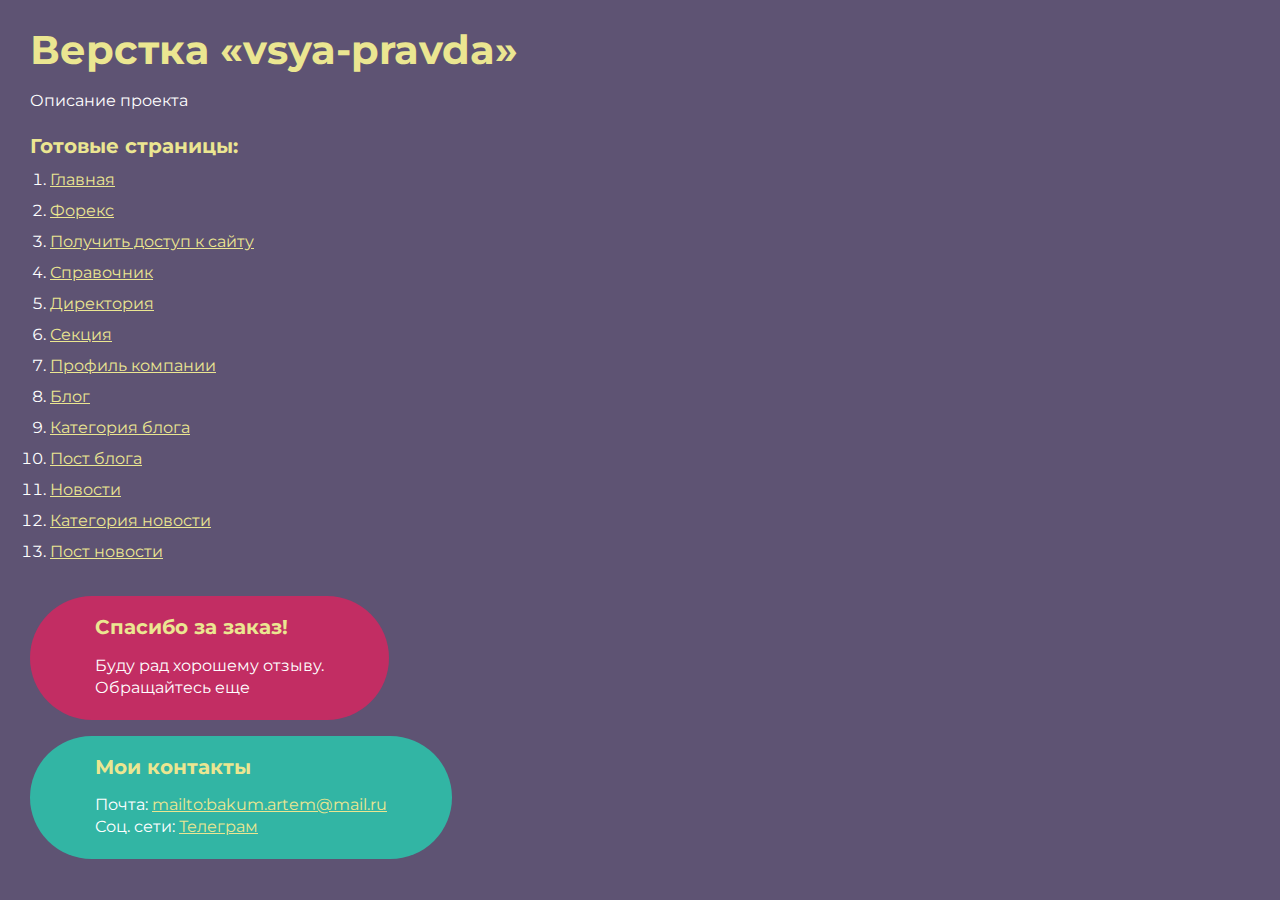
<file: index.html>
<!DOCTYPE html>
<html>

<head>
	<meta charset="UTF-8">
	<meta name="viewport" content="width=device-width, initial-scale=1.0">
	<title>Верстка «vsya-pravda»</title>
</head>

<body>
	<div class="rootpage">
		<h1>Верстка «vsya-pravda»</h1>
		<div class="rootpage__info">
			Описание проекта
		</div>
		<h2>Готовые страницы:</h2>
		<ol class="rootpage__list">
			<li><a target="_blank" href="home.html">Главная</a></li>
			<li><a target="_blank" href="forex.html">Форекс</a></li>
			<li><a target="_blank" href="site-access.html">Получить доступ к сайту</a></li>
			<li><a target="_blank" href="directories.html">Справочник</a></li>
			<li><a target="_blank" href="directory.html">Директория</a></li>
			<li><a target="_blank" href="section.html">Секция</a></li>
			<li><a target="_blank" href="profile.html">Профиль компании</a></li>
			<li><a target="_blank" href="blog.html">Блог</a></li>
			<li><a target="_blank" href="blog-category.html">Категория блога</a></li>
			<li><a target="_blank" href="blog-post.html">Пост блога</a></li>
			<li><a target="_blank" href="news.html">Новости</a></li>
			<li><a target="_blank" href="news-category.html">Категория новости</a></li>
			<li><a target="_blank" href="news-post.html">Пост новости</a></li>
		</ol>

		<div class="rootpage__tnx">
			<h2>Спасибо за заказ!</h2>
			<p>Буду рад хорошему отзыву.</p>
			<p>Обращайтесь еще</p>
		</div>
		<div class="rootpage__contacts">
			<h2>Мои контакты</h2>
			<p>Почта: <a href="mailto:bakum.artem@mail.ru">mailto:bakum.artem@mail.ru</a></p>
			<p>Соц. сети: <a href="https://t.me/Artem19811606">Телеграм</a></p>
		</div>
	</div>
</body>
<style>
	@charset "UTF-8";
	@import url("https://fonts.googleapis.com/css?family=Montserrat:regular,700&display=swap");

	*,
	*::before,
	*::after {
		padding: 0px;
		margin: 0px;
		border: 0px;
		box-sizing: border-box;
	}

	html,
	body {
		height: 100%;
		margin: 0;
		padding: 0;
		min-width: 320px;
		width: 100%;
		color: #fff;
		background-color: #5e5373;
	}

	body {
		font-family: Montserrat;
		font-size: 100%;
		line-height: 1;
		font-size: 1rem;
	}

	a {
		text-decoration: underline;
		color: #ebe691
	}

	a:visited {
		text-decoration: underline;
		color: #aaa768;
	}

	a:hover {
		text-decoration: none;
	}

	ul li {
		list-style: none;
	}

	img {
		vertical-align: top;
	}

	.wrapper {
		width: 100%;
		min-height: 100%;
		overflow: hidden;
	}

	.rootpage {
		padding: 30px;
		display: flex;
		flex-direction: column;
		align-items: flex-start;
	}

	@media (max-width: 767px) {
		.rootpage {
			padding: 30px 15px;
		}
	}

	h1 {
		color: #ebe691;
		font-size: 2.5rem;
		margin: 0px 0px 1.25rem 0px;
	}

	@media (max-width: 767px) {
		h1 {
			font-size: 1.85rem;
			margin: 0px 0px 1.25rem 0px;
		}
	}

	h2 {
		color: #ebe691;
		font-size: 1.25rem;
		margin: 0px 0px 1rem 0px;
	}

	@media (max-width: 767px) {
		h2 {
			font-size: 1.125rem;
			margin: 0px 0px 1rem 0px;
		}
	}

	.rootpage__info {
		line-height: 140%;
		margin: 0px 0px 1.5rem 0px;
	}

	.rootpage__list {
		margin: 0px 0px 2.25rem 1.25rem;
	}

	.rootpage__list li:not(:last-child) {
		margin: 0px 0px 15px 0px;
	}

	.rootpage__contacts,
	.rootpage__tnx {
		border-radius: 200px;
		padding: 20px 65px;
		line-height: 140%;
	}

	@media (max-width: 767px) {

		.rootpage__contacts,
		.rootpage__tnx {
			border-radius: 40px;
			padding: 20px;
		}
	}

	.rootpage__contacts {
		background: #32b5a4;

	}

	.rootpage__contacts a {
		color: #ebe691;
	}

	.rootpage__tnx {
		background: #c22d63;
		margin: 0px 0px 1rem 0px;
	}
</style>

</html>
</file>
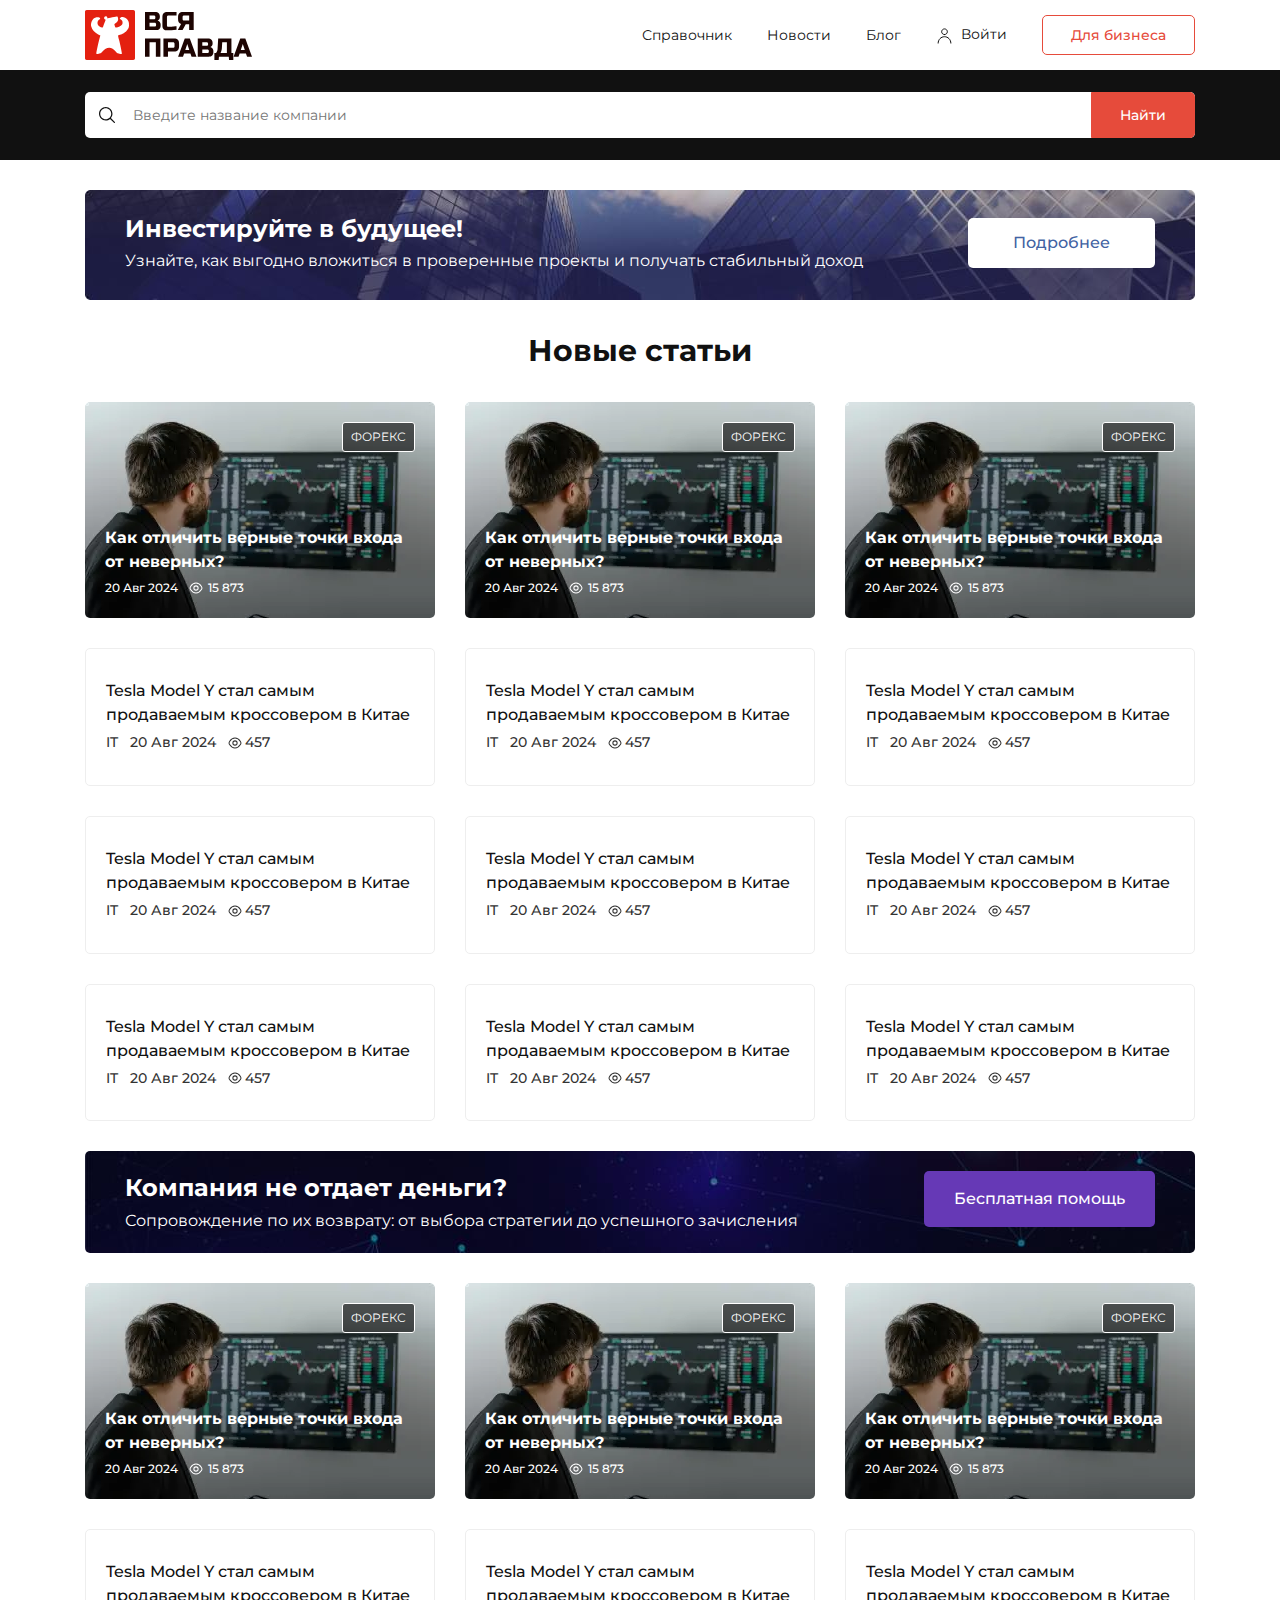
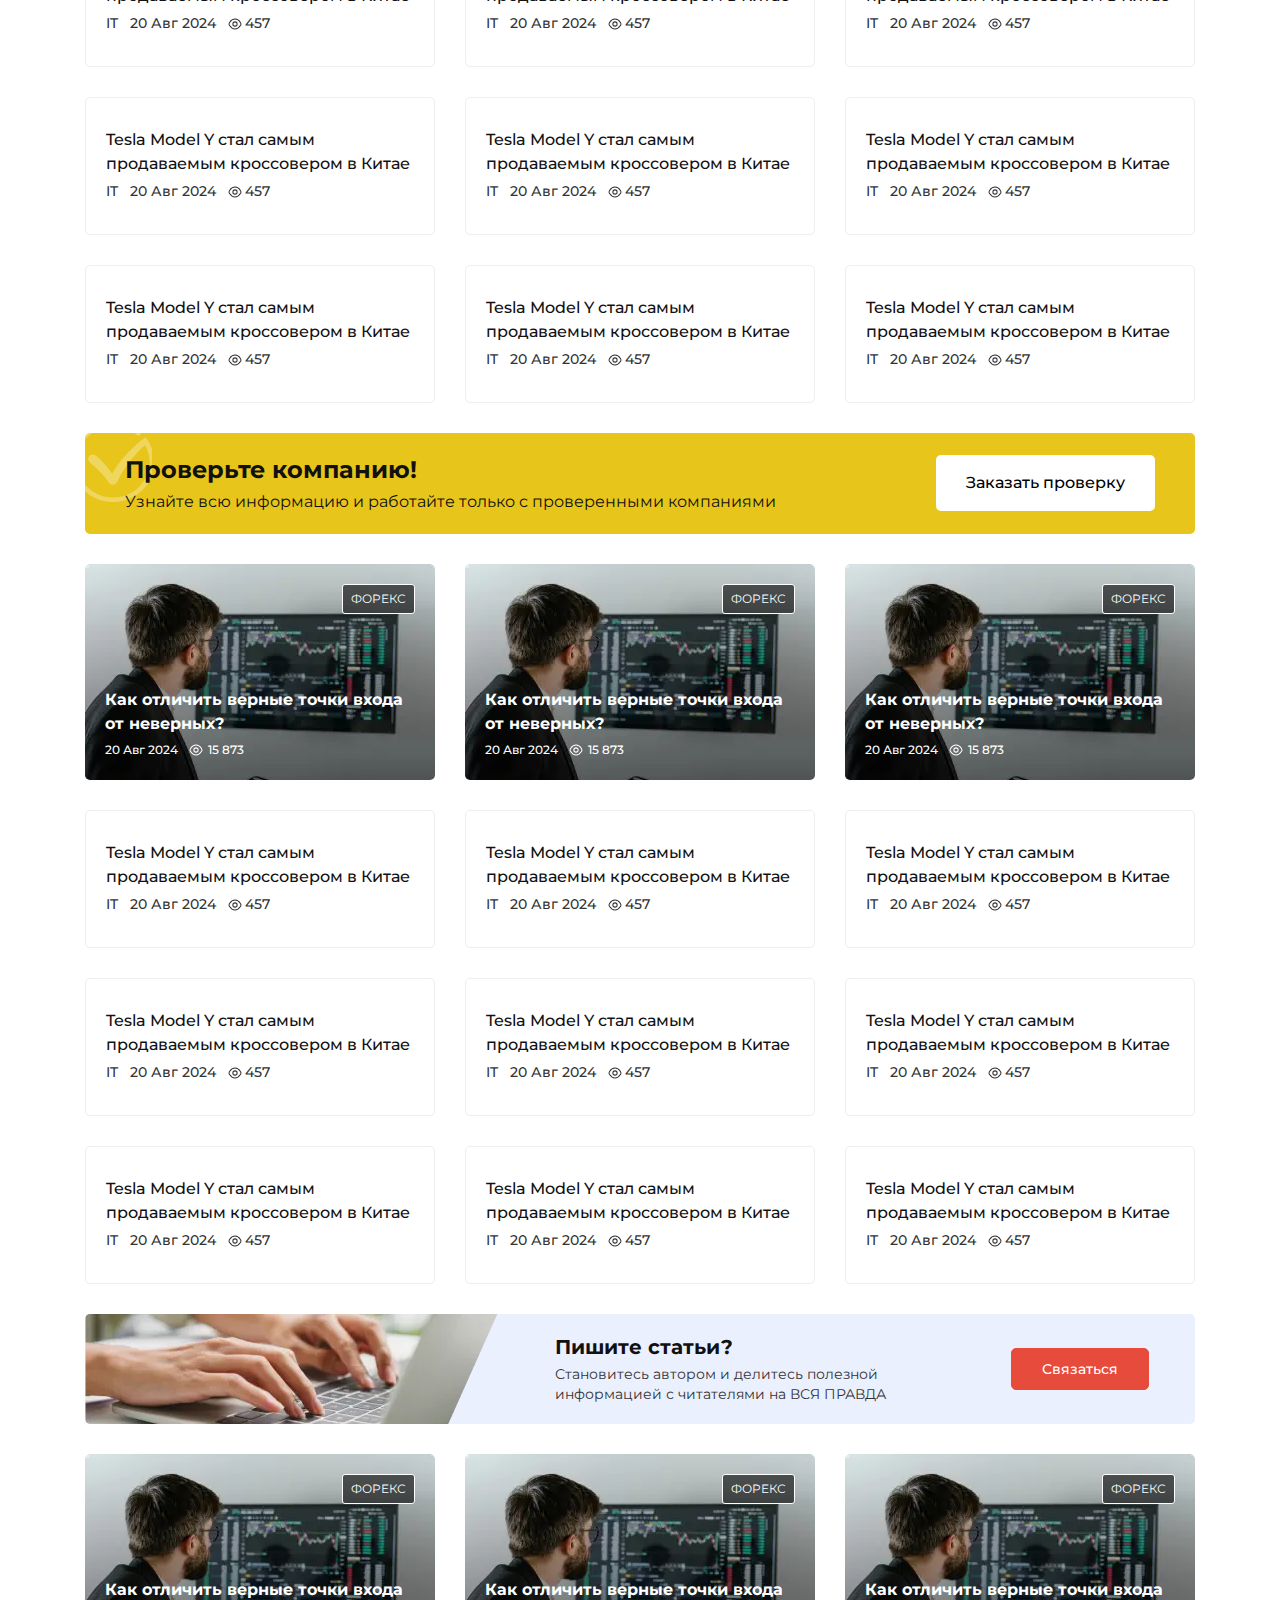
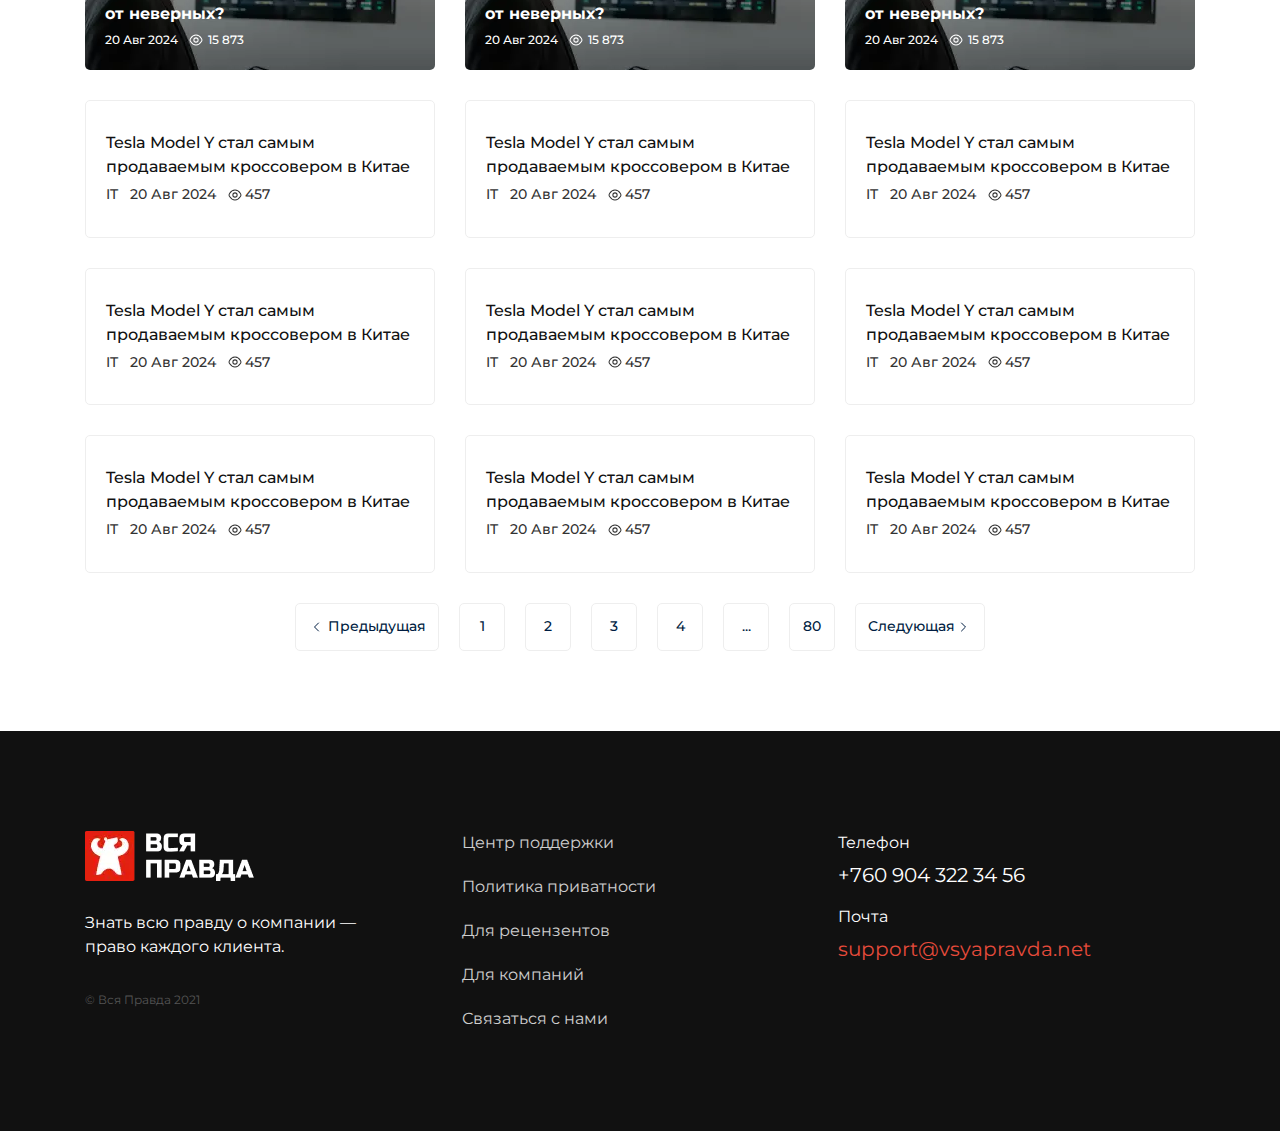
<file: blog-category.html>
<!DOCTYPE html>
<html lang="ru">

<head>
	<title>Категория блога</title>
	<meta charset="UTF-8">
	<meta name="format-detection" content="telephone=no">
	<style>
		body {
			opacity: 0;
		}
	</style>
	<link rel="stylesheet" href="css/style.min.css?_v=20240501105504">
	<link rel="shortcut icon" href="favicon.ico">
	<!-- <meta name="robots" content="noindex, nofollow"> -->
	<meta name="viewport" content="width=device-width, initial-scale=1.0">
</head>

<body>
	<div class="wrapper">
		<header class="header" data-scroll-show>
			<div class="header__top-wrap" data-lp>
				<div class="header__container">
					<div class="header__top">
						<a href="#" class="header__logo"><img src="img/logo.svg" alt="Logo"></a>
						<div class="header__menu-block">
							<div class="header__menu menu">
								<nav class="menu__body">
									<ul class="menu__list">
										<li class="menu__item"><a href="#" class="menu__link">Справочник</a></li>
										<li class="menu__item"><a href="#" class="menu__link">Новости</a></li>
										<li class="menu__item"><a href="#" class="menu__link">Блог</a></li>
										<li class="menu__item"><a href="#" class="menu__link menu__link_user">Войти</a></li>
									</ul>
								</nav>
							</div>
						</div>
						<a href="#" class="header__btn button" data-da=".header__menu, 479.98, last">Для бизнеса</a>
						<button type="button" class="menu__icon icon-menu"><span></span></button>
					</div>
				</div>
			</div>
			<div class="header__bottom">
				<div class="header__container">
					<form action="#" class="header__form form-search">
						<button type="button" class="form-search__button" aria-label="Найти"></button>
						<div class="form-search__input">
							<input autocomplete="off" type="text" name="form[]" placeholder="Введите название компании" class="input">
						</div>
						<button type="button" class="form-search__btn button button_fill">Найти</button>
					</form>
				</div>
			</div>
		</header>
		<main class="page">
			<div class="page__category-blog category-blog">
				<div class="category-blog__container">
					<a href="#" class="category-blog__invest-banner invest-banner">
						<div class="invest-banner__body">
							<h4 class="invest-banner__title">
								Инвестируйте в будущее!
							</h4>
							<p class="invest-banner__text">
								Узнайте, как выгодно вложиться в проверенные проекты и получать стабильный доход
							</p>
						</div>
						<span class="invest-banner__button button button_fill-white">
							Подробнее
						</span>
					</a>
					<h2 class="category-blog__title title">
						Новые статьи
					</h2>
					<div class="category-blog__body">
						<article class="item-article">
							<a href="#" class="item-article__category">форекс</a>
							<a href="#" class="item-article__body">
								<div class="item-article__img-ibg">
									<picture><source srcset="img/blog/article-img.webp" type="image/webp"><img src="img/blog/article-img.jpg" alt="Image"></picture>
								</div>
								<h3 class="item-article__title">
									Как отличить верные точки входа от неверных?
								</h3>
								<div class="item-article__footer">
									<time datetime="2024-08-20" class="item-article__date">
										20 Авг 2024
									</time>
									<span class="item-article__views">
										<svg width="14" height="14" viewBox="0 0 14 14" fill="none" xmlns="http://www.w3.org/2000/svg">
											<path d="M9.13441 7.00006C9.13441 8.18044 8.18056 9.13428 7.00019 9.13428C5.81981 9.13428 4.86597 8.18044 4.86597 7.00006C4.86597 5.81969 5.81981 4.86584 7.00019 4.86584C8.18056 4.86584 9.13441 5.81969 9.13441 7.00006Z" stroke="white" stroke-width="1.02197" stroke-linecap="round" stroke-linejoin="round" />
											<path d="M7.00008 11.9302C9.10449 11.9302 11.0658 10.6902 12.431 8.54406C12.9675 7.70349 12.9675 6.29061 12.431 5.45004C11.0658 3.3039 9.10449 2.0639 7.00008 2.0639C4.89567 2.0639 2.93433 3.3039 1.56915 5.45004C1.03261 6.29061 1.03261 7.70349 1.56915 8.54406C2.93433 10.6902 4.89567 11.9302 7.00008 11.9302Z" stroke="white" stroke-width="1.02197" stroke-linecap="round" stroke-linejoin="round" />
										</svg>
										15 873
									</span>
								</div>
							</a>
						</article>
						<article class="item-article">
							<a href="#" class="item-article__category">форекс</a>
							<a href="#" class="item-article__body">
								<div class="item-article__img-ibg">
									<picture><source srcset="img/blog/article-img.webp" type="image/webp"><img src="img/blog/article-img.jpg" alt="Image"></picture>
								</div>
								<h3 class="item-article__title">
									Как отличить верные точки входа от неверных?
								</h3>
								<div class="item-article__footer">
									<time datetime="2024-08-20" class="item-article__date">
										20 Авг 2024
									</time>
									<span class="item-article__views">
										<svg width="14" height="14" viewBox="0 0 14 14" fill="none" xmlns="http://www.w3.org/2000/svg">
											<path d="M9.13441 7.00006C9.13441 8.18044 8.18056 9.13428 7.00019 9.13428C5.81981 9.13428 4.86597 8.18044 4.86597 7.00006C4.86597 5.81969 5.81981 4.86584 7.00019 4.86584C8.18056 4.86584 9.13441 5.81969 9.13441 7.00006Z" stroke="white" stroke-width="1.02197" stroke-linecap="round" stroke-linejoin="round" />
											<path d="M7.00008 11.9302C9.10449 11.9302 11.0658 10.6902 12.431 8.54406C12.9675 7.70349 12.9675 6.29061 12.431 5.45004C11.0658 3.3039 9.10449 2.0639 7.00008 2.0639C4.89567 2.0639 2.93433 3.3039 1.56915 5.45004C1.03261 6.29061 1.03261 7.70349 1.56915 8.54406C2.93433 10.6902 4.89567 11.9302 7.00008 11.9302Z" stroke="white" stroke-width="1.02197" stroke-linecap="round" stroke-linejoin="round" />
										</svg>
										15 873
									</span>
								</div>
							</a>
						</article>
						<article class="item-article">
							<a href="#" class="item-article__category">форекс</a>
							<a href="#" class="item-article__body">
								<div class="item-article__img-ibg">
									<picture><source srcset="img/blog/article-img.webp" type="image/webp"><img src="img/blog/article-img.jpg" alt="Image"></picture>
								</div>
								<h3 class="item-article__title">
									Как отличить верные точки входа от неверных?
								</h3>
								<div class="item-article__footer">
									<time datetime="2024-08-20" class="item-article__date">
										20 Авг 2024
									</time>
									<span class="item-article__views">
										<svg width="14" height="14" viewBox="0 0 14 14" fill="none" xmlns="http://www.w3.org/2000/svg">
											<path d="M9.13441 7.00006C9.13441 8.18044 8.18056 9.13428 7.00019 9.13428C5.81981 9.13428 4.86597 8.18044 4.86597 7.00006C4.86597 5.81969 5.81981 4.86584 7.00019 4.86584C8.18056 4.86584 9.13441 5.81969 9.13441 7.00006Z" stroke="white" stroke-width="1.02197" stroke-linecap="round" stroke-linejoin="round" />
											<path d="M7.00008 11.9302C9.10449 11.9302 11.0658 10.6902 12.431 8.54406C12.9675 7.70349 12.9675 6.29061 12.431 5.45004C11.0658 3.3039 9.10449 2.0639 7.00008 2.0639C4.89567 2.0639 2.93433 3.3039 1.56915 5.45004C1.03261 6.29061 1.03261 7.70349 1.56915 8.54406C2.93433 10.6902 4.89567 11.9302 7.00008 11.9302Z" stroke="white" stroke-width="1.02197" stroke-linecap="round" stroke-linejoin="round" />
										</svg>
										15 873
									</span>
								</div>
							</a>
						</article>
						<article class="item-article-small">
							<h3 class="item-article-small__title">
								<a href="item-article-small__link" class="">Tesla Model Y стал самым продаваемым
									кроссовером в Китае</a>
							</h3>
							<div class="item-article-small__body">
								<a href="#" class="item-article-small__category">
									IT
								</a>
								<time datetime="2024-08-20" class="item-article-small__date">
									20 Авг 2024
								</time>
								<span class="item-article-small__views">
									<svg width="14" height="14" viewBox="0 0 14 14" fill="none" xmlns="http://www.w3.org/2000/svg">
										<path d="M9.13441 7.00006C9.13441 8.18044 8.18056 9.13428 7.00019 9.13428C5.81981 9.13428 4.86597 8.18044 4.86597 7.00006C4.86597 5.81969 5.81981 4.86584 7.00019 4.86584C8.18056 4.86584 9.13441 5.81969 9.13441 7.00006Z" stroke="#333333" stroke-width="1.02197" stroke-linecap="round" stroke-linejoin="round" />
										<path d="M7.00008 11.9302C9.10449 11.9302 11.0658 10.6902 12.431 8.54406C12.9675 7.70349 12.9675 6.29061 12.431 5.45004C11.0658 3.3039 9.10449 2.0639 7.00008 2.0639C4.89567 2.0639 2.93433 3.3039 1.56915 5.45004C1.03261 6.29061 1.03261 7.70349 1.56915 8.54406C2.93433 10.6902 4.89567 11.9302 7.00008 11.9302Z" stroke="#333333" stroke-width="1.02197" stroke-linecap="round" stroke-linejoin="round" />
									</svg>
									457
								</span>
							</div>
						</article>
						<article class="item-article-small">
							<h3 class="item-article-small__title">
								<a href="item-article-small__link" class="">Tesla Model Y стал самым продаваемым
									кроссовером в Китае</a>
							</h3>
							<div class="item-article-small__body">
								<a href="#" class="item-article-small__category">
									IT
								</a>
								<time datetime="2024-08-20" class="item-article-small__date">
									20 Авг 2024
								</time>
								<span class="item-article-small__views">
									<svg width="14" height="14" viewBox="0 0 14 14" fill="none" xmlns="http://www.w3.org/2000/svg">
										<path d="M9.13441 7.00006C9.13441 8.18044 8.18056 9.13428 7.00019 9.13428C5.81981 9.13428 4.86597 8.18044 4.86597 7.00006C4.86597 5.81969 5.81981 4.86584 7.00019 4.86584C8.18056 4.86584 9.13441 5.81969 9.13441 7.00006Z" stroke="#333333" stroke-width="1.02197" stroke-linecap="round" stroke-linejoin="round" />
										<path d="M7.00008 11.9302C9.10449 11.9302 11.0658 10.6902 12.431 8.54406C12.9675 7.70349 12.9675 6.29061 12.431 5.45004C11.0658 3.3039 9.10449 2.0639 7.00008 2.0639C4.89567 2.0639 2.93433 3.3039 1.56915 5.45004C1.03261 6.29061 1.03261 7.70349 1.56915 8.54406C2.93433 10.6902 4.89567 11.9302 7.00008 11.9302Z" stroke="#333333" stroke-width="1.02197" stroke-linecap="round" stroke-linejoin="round" />
									</svg>
									457
								</span>
							</div>
						</article>
						<article class="item-article-small">
							<h3 class="item-article-small__title">
								<a href="item-article-small__link" class="">Tesla Model Y стал самым продаваемым
									кроссовером в Китае</a>
							</h3>
							<div class="item-article-small__body">
								<a href="#" class="item-article-small__category">
									IT
								</a>
								<time datetime="2024-08-20" class="item-article-small__date">
									20 Авг 2024
								</time>
								<span class="item-article-small__views">
									<svg width="14" height="14" viewBox="0 0 14 14" fill="none" xmlns="http://www.w3.org/2000/svg">
										<path d="M9.13441 7.00006C9.13441 8.18044 8.18056 9.13428 7.00019 9.13428C5.81981 9.13428 4.86597 8.18044 4.86597 7.00006C4.86597 5.81969 5.81981 4.86584 7.00019 4.86584C8.18056 4.86584 9.13441 5.81969 9.13441 7.00006Z" stroke="#333333" stroke-width="1.02197" stroke-linecap="round" stroke-linejoin="round" />
										<path d="M7.00008 11.9302C9.10449 11.9302 11.0658 10.6902 12.431 8.54406C12.9675 7.70349 12.9675 6.29061 12.431 5.45004C11.0658 3.3039 9.10449 2.0639 7.00008 2.0639C4.89567 2.0639 2.93433 3.3039 1.56915 5.45004C1.03261 6.29061 1.03261 7.70349 1.56915 8.54406C2.93433 10.6902 4.89567 11.9302 7.00008 11.9302Z" stroke="#333333" stroke-width="1.02197" stroke-linecap="round" stroke-linejoin="round" />
									</svg>
									457
								</span>
							</div>
						</article>
						<article class="item-article-small">
							<h3 class="item-article-small__title">
								<a href="item-article-small__link" class="">Tesla Model Y стал самым продаваемым
									кроссовером в Китае</a>
							</h3>
							<div class="item-article-small__body">
								<a href="#" class="item-article-small__category">
									IT
								</a>
								<time datetime="2024-08-20" class="item-article-small__date">
									20 Авг 2024
								</time>
								<span class="item-article-small__views">
									<svg width="14" height="14" viewBox="0 0 14 14" fill="none" xmlns="http://www.w3.org/2000/svg">
										<path d="M9.13441 7.00006C9.13441 8.18044 8.18056 9.13428 7.00019 9.13428C5.81981 9.13428 4.86597 8.18044 4.86597 7.00006C4.86597 5.81969 5.81981 4.86584 7.00019 4.86584C8.18056 4.86584 9.13441 5.81969 9.13441 7.00006Z" stroke="#333333" stroke-width="1.02197" stroke-linecap="round" stroke-linejoin="round" />
										<path d="M7.00008 11.9302C9.10449 11.9302 11.0658 10.6902 12.431 8.54406C12.9675 7.70349 12.9675 6.29061 12.431 5.45004C11.0658 3.3039 9.10449 2.0639 7.00008 2.0639C4.89567 2.0639 2.93433 3.3039 1.56915 5.45004C1.03261 6.29061 1.03261 7.70349 1.56915 8.54406C2.93433 10.6902 4.89567 11.9302 7.00008 11.9302Z" stroke="#333333" stroke-width="1.02197" stroke-linecap="round" stroke-linejoin="round" />
									</svg>
									457
								</span>
							</div>
						</article>
						<article class="item-article-small">
							<h3 class="item-article-small__title">
								<a href="item-article-small__link" class="">Tesla Model Y стал самым продаваемым
									кроссовером в Китае</a>
							</h3>
							<div class="item-article-small__body">
								<a href="#" class="item-article-small__category">
									IT
								</a>
								<time datetime="2024-08-20" class="item-article-small__date">
									20 Авг 2024
								</time>
								<span class="item-article-small__views">
									<svg width="14" height="14" viewBox="0 0 14 14" fill="none" xmlns="http://www.w3.org/2000/svg">
										<path d="M9.13441 7.00006C9.13441 8.18044 8.18056 9.13428 7.00019 9.13428C5.81981 9.13428 4.86597 8.18044 4.86597 7.00006C4.86597 5.81969 5.81981 4.86584 7.00019 4.86584C8.18056 4.86584 9.13441 5.81969 9.13441 7.00006Z" stroke="#333333" stroke-width="1.02197" stroke-linecap="round" stroke-linejoin="round" />
										<path d="M7.00008 11.9302C9.10449 11.9302 11.0658 10.6902 12.431 8.54406C12.9675 7.70349 12.9675 6.29061 12.431 5.45004C11.0658 3.3039 9.10449 2.0639 7.00008 2.0639C4.89567 2.0639 2.93433 3.3039 1.56915 5.45004C1.03261 6.29061 1.03261 7.70349 1.56915 8.54406C2.93433 10.6902 4.89567 11.9302 7.00008 11.9302Z" stroke="#333333" stroke-width="1.02197" stroke-linecap="round" stroke-linejoin="round" />
									</svg>
									457
								</span>
							</div>
						</article>
						<article class="item-article-small">
							<h3 class="item-article-small__title">
								<a href="item-article-small__link" class="">Tesla Model Y стал самым продаваемым
									кроссовером в Китае</a>
							</h3>
							<div class="item-article-small__body">
								<a href="#" class="item-article-small__category">
									IT
								</a>
								<time datetime="2024-08-20" class="item-article-small__date">
									20 Авг 2024
								</time>
								<span class="item-article-small__views">
									<svg width="14" height="14" viewBox="0 0 14 14" fill="none" xmlns="http://www.w3.org/2000/svg">
										<path d="M9.13441 7.00006C9.13441 8.18044 8.18056 9.13428 7.00019 9.13428C5.81981 9.13428 4.86597 8.18044 4.86597 7.00006C4.86597 5.81969 5.81981 4.86584 7.00019 4.86584C8.18056 4.86584 9.13441 5.81969 9.13441 7.00006Z" stroke="#333333" stroke-width="1.02197" stroke-linecap="round" stroke-linejoin="round" />
										<path d="M7.00008 11.9302C9.10449 11.9302 11.0658 10.6902 12.431 8.54406C12.9675 7.70349 12.9675 6.29061 12.431 5.45004C11.0658 3.3039 9.10449 2.0639 7.00008 2.0639C4.89567 2.0639 2.93433 3.3039 1.56915 5.45004C1.03261 6.29061 1.03261 7.70349 1.56915 8.54406C2.93433 10.6902 4.89567 11.9302 7.00008 11.9302Z" stroke="#333333" stroke-width="1.02197" stroke-linecap="round" stroke-linejoin="round" />
									</svg>
									457
								</span>
							</div>
						</article>
						<article class="item-article-small">
							<h3 class="item-article-small__title">
								<a href="item-article-small__link" class="">Tesla Model Y стал самым продаваемым
									кроссовером в Китае</a>
							</h3>
							<div class="item-article-small__body">
								<a href="#" class="item-article-small__category">
									IT
								</a>
								<time datetime="2024-08-20" class="item-article-small__date">
									20 Авг 2024
								</time>
								<span class="item-article-small__views">
									<svg width="14" height="14" viewBox="0 0 14 14" fill="none" xmlns="http://www.w3.org/2000/svg">
										<path d="M9.13441 7.00006C9.13441 8.18044 8.18056 9.13428 7.00019 9.13428C5.81981 9.13428 4.86597 8.18044 4.86597 7.00006C4.86597 5.81969 5.81981 4.86584 7.00019 4.86584C8.18056 4.86584 9.13441 5.81969 9.13441 7.00006Z" stroke="#333333" stroke-width="1.02197" stroke-linecap="round" stroke-linejoin="round" />
										<path d="M7.00008 11.9302C9.10449 11.9302 11.0658 10.6902 12.431 8.54406C12.9675 7.70349 12.9675 6.29061 12.431 5.45004C11.0658 3.3039 9.10449 2.0639 7.00008 2.0639C4.89567 2.0639 2.93433 3.3039 1.56915 5.45004C1.03261 6.29061 1.03261 7.70349 1.56915 8.54406C2.93433 10.6902 4.89567 11.9302 7.00008 11.9302Z" stroke="#333333" stroke-width="1.02197" stroke-linecap="round" stroke-linejoin="round" />
									</svg>
									457
								</span>
							</div>
						</article>
						<article class="item-article-small">
							<h3 class="item-article-small__title">
								<a href="item-article-small__link" class="">Tesla Model Y стал самым продаваемым
									кроссовером в Китае</a>
							</h3>
							<div class="item-article-small__body">
								<a href="#" class="item-article-small__category">
									IT
								</a>
								<time datetime="2024-08-20" class="item-article-small__date">
									20 Авг 2024
								</time>
								<span class="item-article-small__views">
									<svg width="14" height="14" viewBox="0 0 14 14" fill="none" xmlns="http://www.w3.org/2000/svg">
										<path d="M9.13441 7.00006C9.13441 8.18044 8.18056 9.13428 7.00019 9.13428C5.81981 9.13428 4.86597 8.18044 4.86597 7.00006C4.86597 5.81969 5.81981 4.86584 7.00019 4.86584C8.18056 4.86584 9.13441 5.81969 9.13441 7.00006Z" stroke="#333333" stroke-width="1.02197" stroke-linecap="round" stroke-linejoin="round" />
										<path d="M7.00008 11.9302C9.10449 11.9302 11.0658 10.6902 12.431 8.54406C12.9675 7.70349 12.9675 6.29061 12.431 5.45004C11.0658 3.3039 9.10449 2.0639 7.00008 2.0639C4.89567 2.0639 2.93433 3.3039 1.56915 5.45004C1.03261 6.29061 1.03261 7.70349 1.56915 8.54406C2.93433 10.6902 4.89567 11.9302 7.00008 11.9302Z" stroke="#333333" stroke-width="1.02197" stroke-linecap="round" stroke-linejoin="round" />
									</svg>
									457
								</span>
							</div>
						</article>
						<article class="item-article-small">
							<h3 class="item-article-small__title">
								<a href="item-article-small__link" class="">Tesla Model Y стал самым продаваемым
									кроссовером в Китае</a>
							</h3>
							<div class="item-article-small__body">
								<a href="#" class="item-article-small__category">
									IT
								</a>
								<time datetime="2024-08-20" class="item-article-small__date">
									20 Авг 2024
								</time>
								<span class="item-article-small__views">
									<svg width="14" height="14" viewBox="0 0 14 14" fill="none" xmlns="http://www.w3.org/2000/svg">
										<path d="M9.13441 7.00006C9.13441 8.18044 8.18056 9.13428 7.00019 9.13428C5.81981 9.13428 4.86597 8.18044 4.86597 7.00006C4.86597 5.81969 5.81981 4.86584 7.00019 4.86584C8.18056 4.86584 9.13441 5.81969 9.13441 7.00006Z" stroke="#333333" stroke-width="1.02197" stroke-linecap="round" stroke-linejoin="round" />
										<path d="M7.00008 11.9302C9.10449 11.9302 11.0658 10.6902 12.431 8.54406C12.9675 7.70349 12.9675 6.29061 12.431 5.45004C11.0658 3.3039 9.10449 2.0639 7.00008 2.0639C4.89567 2.0639 2.93433 3.3039 1.56915 5.45004C1.03261 6.29061 1.03261 7.70349 1.56915 8.54406C2.93433 10.6902 4.89567 11.9302 7.00008 11.9302Z" stroke="#333333" stroke-width="1.02197" stroke-linecap="round" stroke-linejoin="round" />
									</svg>
									457
								</span>
							</div>
						</article>
					</div>
					<a href="#" class="category-blog__banner-refund refund-banner banner">
						<div class="refund-banner__body banner__body ">
							<h4 class="refund-banner__title banner__title">
								Компания не отдает деньги?
							</h4>
							<div class="refund-banner__text banner__text">
								<p>Сопровождение по их возврату: от выбора стратегии до успешного зачисления</p>
							</div>
						</div>
						<span class="refund-banner__button banner__button">Бесплатная помощь</span>
					</a>
					<div class="category-blog__body">
						<article class="item-article">
							<a href="#" class="item-article__category">форекс</a>
							<a href="#" class="item-article__body">
								<div class="item-article__img-ibg">
									<picture><source srcset="img/blog/article-img.webp" type="image/webp"><img src="img/blog/article-img.jpg" alt="Image"></picture>
								</div>
								<h3 class="item-article__title">
									Как отличить верные точки входа от неверных?
								</h3>
								<div class="item-article__footer">
									<time datetime="2024-08-20" class="item-article__date">
										20 Авг 2024
									</time>
									<span class="item-article__views">
										<svg width="14" height="14" viewBox="0 0 14 14" fill="none" xmlns="http://www.w3.org/2000/svg">
											<path d="M9.13441 7.00006C9.13441 8.18044 8.18056 9.13428 7.00019 9.13428C5.81981 9.13428 4.86597 8.18044 4.86597 7.00006C4.86597 5.81969 5.81981 4.86584 7.00019 4.86584C8.18056 4.86584 9.13441 5.81969 9.13441 7.00006Z" stroke="white" stroke-width="1.02197" stroke-linecap="round" stroke-linejoin="round" />
											<path d="M7.00008 11.9302C9.10449 11.9302 11.0658 10.6902 12.431 8.54406C12.9675 7.70349 12.9675 6.29061 12.431 5.45004C11.0658 3.3039 9.10449 2.0639 7.00008 2.0639C4.89567 2.0639 2.93433 3.3039 1.56915 5.45004C1.03261 6.29061 1.03261 7.70349 1.56915 8.54406C2.93433 10.6902 4.89567 11.9302 7.00008 11.9302Z" stroke="white" stroke-width="1.02197" stroke-linecap="round" stroke-linejoin="round" />
										</svg>
										15 873
									</span>
								</div>
							</a>
						</article>
						<article class="item-article">
							<a href="#" class="item-article__category">форекс</a>
							<a href="#" class="item-article__body">
								<div class="item-article__img-ibg">
									<picture><source srcset="img/blog/article-img.webp" type="image/webp"><img src="img/blog/article-img.jpg" alt="Image"></picture>
								</div>
								<h3 class="item-article__title">
									Как отличить верные точки входа от неверных?
								</h3>
								<div class="item-article__footer">
									<time datetime="2024-08-20" class="item-article__date">
										20 Авг 2024
									</time>
									<span class="item-article__views">
										<svg width="14" height="14" viewBox="0 0 14 14" fill="none" xmlns="http://www.w3.org/2000/svg">
											<path d="M9.13441 7.00006C9.13441 8.18044 8.18056 9.13428 7.00019 9.13428C5.81981 9.13428 4.86597 8.18044 4.86597 7.00006C4.86597 5.81969 5.81981 4.86584 7.00019 4.86584C8.18056 4.86584 9.13441 5.81969 9.13441 7.00006Z" stroke="white" stroke-width="1.02197" stroke-linecap="round" stroke-linejoin="round" />
											<path d="M7.00008 11.9302C9.10449 11.9302 11.0658 10.6902 12.431 8.54406C12.9675 7.70349 12.9675 6.29061 12.431 5.45004C11.0658 3.3039 9.10449 2.0639 7.00008 2.0639C4.89567 2.0639 2.93433 3.3039 1.56915 5.45004C1.03261 6.29061 1.03261 7.70349 1.56915 8.54406C2.93433 10.6902 4.89567 11.9302 7.00008 11.9302Z" stroke="white" stroke-width="1.02197" stroke-linecap="round" stroke-linejoin="round" />
										</svg>
										15 873
									</span>
								</div>
							</a>
						</article>
						<article class="item-article">
							<a href="#" class="item-article__category">форекс</a>
							<a href="#" class="item-article__body">
								<div class="item-article__img-ibg">
									<picture><source srcset="img/blog/article-img.webp" type="image/webp"><img src="img/blog/article-img.jpg" alt="Image"></picture>
								</div>
								<h3 class="item-article__title">
									Как отличить верные точки входа от неверных?
								</h3>
								<div class="item-article__footer">
									<time datetime="2024-08-20" class="item-article__date">
										20 Авг 2024
									</time>
									<span class="item-article__views">
										<svg width="14" height="14" viewBox="0 0 14 14" fill="none" xmlns="http://www.w3.org/2000/svg">
											<path d="M9.13441 7.00006C9.13441 8.18044 8.18056 9.13428 7.00019 9.13428C5.81981 9.13428 4.86597 8.18044 4.86597 7.00006C4.86597 5.81969 5.81981 4.86584 7.00019 4.86584C8.18056 4.86584 9.13441 5.81969 9.13441 7.00006Z" stroke="white" stroke-width="1.02197" stroke-linecap="round" stroke-linejoin="round" />
											<path d="M7.00008 11.9302C9.10449 11.9302 11.0658 10.6902 12.431 8.54406C12.9675 7.70349 12.9675 6.29061 12.431 5.45004C11.0658 3.3039 9.10449 2.0639 7.00008 2.0639C4.89567 2.0639 2.93433 3.3039 1.56915 5.45004C1.03261 6.29061 1.03261 7.70349 1.56915 8.54406C2.93433 10.6902 4.89567 11.9302 7.00008 11.9302Z" stroke="white" stroke-width="1.02197" stroke-linecap="round" stroke-linejoin="round" />
										</svg>
										15 873
									</span>
								</div>
							</a>
						</article>
						<article class="item-article-small">
							<h3 class="item-article-small__title">
								<a href="item-article-small__link" class="">Tesla Model Y стал самым продаваемым
									кроссовером в Китае</a>
							</h3>
							<div class="item-article-small__body">
								<a href="#" class="item-article-small__category">
									IT
								</a>
								<time datetime="2024-08-20" class="item-article-small__date">
									20 Авг 2024
								</time>
								<span class="item-article-small__views">
									<svg width="14" height="14" viewBox="0 0 14 14" fill="none" xmlns="http://www.w3.org/2000/svg">
										<path d="M9.13441 7.00006C9.13441 8.18044 8.18056 9.13428 7.00019 9.13428C5.81981 9.13428 4.86597 8.18044 4.86597 7.00006C4.86597 5.81969 5.81981 4.86584 7.00019 4.86584C8.18056 4.86584 9.13441 5.81969 9.13441 7.00006Z" stroke="#333333" stroke-width="1.02197" stroke-linecap="round" stroke-linejoin="round" />
										<path d="M7.00008 11.9302C9.10449 11.9302 11.0658 10.6902 12.431 8.54406C12.9675 7.70349 12.9675 6.29061 12.431 5.45004C11.0658 3.3039 9.10449 2.0639 7.00008 2.0639C4.89567 2.0639 2.93433 3.3039 1.56915 5.45004C1.03261 6.29061 1.03261 7.70349 1.56915 8.54406C2.93433 10.6902 4.89567 11.9302 7.00008 11.9302Z" stroke="#333333" stroke-width="1.02197" stroke-linecap="round" stroke-linejoin="round" />
									</svg>
									457
								</span>
							</div>
						</article>
						<article class="item-article-small">
							<h3 class="item-article-small__title">
								<a href="item-article-small__link" class="">Tesla Model Y стал самым продаваемым
									кроссовером в Китае</a>
							</h3>
							<div class="item-article-small__body">
								<a href="#" class="item-article-small__category">
									IT
								</a>
								<time datetime="2024-08-20" class="item-article-small__date">
									20 Авг 2024
								</time>
								<span class="item-article-small__views">
									<svg width="14" height="14" viewBox="0 0 14 14" fill="none" xmlns="http://www.w3.org/2000/svg">
										<path d="M9.13441 7.00006C9.13441 8.18044 8.18056 9.13428 7.00019 9.13428C5.81981 9.13428 4.86597 8.18044 4.86597 7.00006C4.86597 5.81969 5.81981 4.86584 7.00019 4.86584C8.18056 4.86584 9.13441 5.81969 9.13441 7.00006Z" stroke="#333333" stroke-width="1.02197" stroke-linecap="round" stroke-linejoin="round" />
										<path d="M7.00008 11.9302C9.10449 11.9302 11.0658 10.6902 12.431 8.54406C12.9675 7.70349 12.9675 6.29061 12.431 5.45004C11.0658 3.3039 9.10449 2.0639 7.00008 2.0639C4.89567 2.0639 2.93433 3.3039 1.56915 5.45004C1.03261 6.29061 1.03261 7.70349 1.56915 8.54406C2.93433 10.6902 4.89567 11.9302 7.00008 11.9302Z" stroke="#333333" stroke-width="1.02197" stroke-linecap="round" stroke-linejoin="round" />
									</svg>
									457
								</span>
							</div>
						</article>
						<article class="item-article-small">
							<h3 class="item-article-small__title">
								<a href="item-article-small__link" class="">Tesla Model Y стал самым продаваемым
									кроссовером в Китае</a>
							</h3>
							<div class="item-article-small__body">
								<a href="#" class="item-article-small__category">
									IT
								</a>
								<time datetime="2024-08-20" class="item-article-small__date">
									20 Авг 2024
								</time>
								<span class="item-article-small__views">
									<svg width="14" height="14" viewBox="0 0 14 14" fill="none" xmlns="http://www.w3.org/2000/svg">
										<path d="M9.13441 7.00006C9.13441 8.18044 8.18056 9.13428 7.00019 9.13428C5.81981 9.13428 4.86597 8.18044 4.86597 7.00006C4.86597 5.81969 5.81981 4.86584 7.00019 4.86584C8.18056 4.86584 9.13441 5.81969 9.13441 7.00006Z" stroke="#333333" stroke-width="1.02197" stroke-linecap="round" stroke-linejoin="round" />
										<path d="M7.00008 11.9302C9.10449 11.9302 11.0658 10.6902 12.431 8.54406C12.9675 7.70349 12.9675 6.29061 12.431 5.45004C11.0658 3.3039 9.10449 2.0639 7.00008 2.0639C4.89567 2.0639 2.93433 3.3039 1.56915 5.45004C1.03261 6.29061 1.03261 7.70349 1.56915 8.54406C2.93433 10.6902 4.89567 11.9302 7.00008 11.9302Z" stroke="#333333" stroke-width="1.02197" stroke-linecap="round" stroke-linejoin="round" />
									</svg>
									457
								</span>
							</div>
						</article>
						<article class="item-article-small">
							<h3 class="item-article-small__title">
								<a href="item-article-small__link" class="">Tesla Model Y стал самым продаваемым
									кроссовером в Китае</a>
							</h3>
							<div class="item-article-small__body">
								<a href="#" class="item-article-small__category">
									IT
								</a>
								<time datetime="2024-08-20" class="item-article-small__date">
									20 Авг 2024
								</time>
								<span class="item-article-small__views">
									<svg width="14" height="14" viewBox="0 0 14 14" fill="none" xmlns="http://www.w3.org/2000/svg">
										<path d="M9.13441 7.00006C9.13441 8.18044 8.18056 9.13428 7.00019 9.13428C5.81981 9.13428 4.86597 8.18044 4.86597 7.00006C4.86597 5.81969 5.81981 4.86584 7.00019 4.86584C8.18056 4.86584 9.13441 5.81969 9.13441 7.00006Z" stroke="#333333" stroke-width="1.02197" stroke-linecap="round" stroke-linejoin="round" />
										<path d="M7.00008 11.9302C9.10449 11.9302 11.0658 10.6902 12.431 8.54406C12.9675 7.70349 12.9675 6.29061 12.431 5.45004C11.0658 3.3039 9.10449 2.0639 7.00008 2.0639C4.89567 2.0639 2.93433 3.3039 1.56915 5.45004C1.03261 6.29061 1.03261 7.70349 1.56915 8.54406C2.93433 10.6902 4.89567 11.9302 7.00008 11.9302Z" stroke="#333333" stroke-width="1.02197" stroke-linecap="round" stroke-linejoin="round" />
									</svg>
									457
								</span>
							</div>
						</article>
						<article class="item-article-small">
							<h3 class="item-article-small__title">
								<a href="item-article-small__link" class="">Tesla Model Y стал самым продаваемым
									кроссовером в Китае</a>
							</h3>
							<div class="item-article-small__body">
								<a href="#" class="item-article-small__category">
									IT
								</a>
								<time datetime="2024-08-20" class="item-article-small__date">
									20 Авг 2024
								</time>
								<span class="item-article-small__views">
									<svg width="14" height="14" viewBox="0 0 14 14" fill="none" xmlns="http://www.w3.org/2000/svg">
										<path d="M9.13441 7.00006C9.13441 8.18044 8.18056 9.13428 7.00019 9.13428C5.81981 9.13428 4.86597 8.18044 4.86597 7.00006C4.86597 5.81969 5.81981 4.86584 7.00019 4.86584C8.18056 4.86584 9.13441 5.81969 9.13441 7.00006Z" stroke="#333333" stroke-width="1.02197" stroke-linecap="round" stroke-linejoin="round" />
										<path d="M7.00008 11.9302C9.10449 11.9302 11.0658 10.6902 12.431 8.54406C12.9675 7.70349 12.9675 6.29061 12.431 5.45004C11.0658 3.3039 9.10449 2.0639 7.00008 2.0639C4.89567 2.0639 2.93433 3.3039 1.56915 5.45004C1.03261 6.29061 1.03261 7.70349 1.56915 8.54406C2.93433 10.6902 4.89567 11.9302 7.00008 11.9302Z" stroke="#333333" stroke-width="1.02197" stroke-linecap="round" stroke-linejoin="round" />
									</svg>
									457
								</span>
							</div>
						</article>
						<article class="item-article-small">
							<h3 class="item-article-small__title">
								<a href="item-article-small__link" class="">Tesla Model Y стал самым продаваемым
									кроссовером в Китае</a>
							</h3>
							<div class="item-article-small__body">
								<a href="#" class="item-article-small__category">
									IT
								</a>
								<time datetime="2024-08-20" class="item-article-small__date">
									20 Авг 2024
								</time>
								<span class="item-article-small__views">
									<svg width="14" height="14" viewBox="0 0 14 14" fill="none" xmlns="http://www.w3.org/2000/svg">
										<path d="M9.13441 7.00006C9.13441 8.18044 8.18056 9.13428 7.00019 9.13428C5.81981 9.13428 4.86597 8.18044 4.86597 7.00006C4.86597 5.81969 5.81981 4.86584 7.00019 4.86584C8.18056 4.86584 9.13441 5.81969 9.13441 7.00006Z" stroke="#333333" stroke-width="1.02197" stroke-linecap="round" stroke-linejoin="round" />
										<path d="M7.00008 11.9302C9.10449 11.9302 11.0658 10.6902 12.431 8.54406C12.9675 7.70349 12.9675 6.29061 12.431 5.45004C11.0658 3.3039 9.10449 2.0639 7.00008 2.0639C4.89567 2.0639 2.93433 3.3039 1.56915 5.45004C1.03261 6.29061 1.03261 7.70349 1.56915 8.54406C2.93433 10.6902 4.89567 11.9302 7.00008 11.9302Z" stroke="#333333" stroke-width="1.02197" stroke-linecap="round" stroke-linejoin="round" />
									</svg>
									457
								</span>
							</div>
						</article>
						<article class="item-article-small">
							<h3 class="item-article-small__title">
								<a href="item-article-small__link" class="">Tesla Model Y стал самым продаваемым
									кроссовером в Китае</a>
							</h3>
							<div class="item-article-small__body">
								<a href="#" class="item-article-small__category">
									IT
								</a>
								<time datetime="2024-08-20" class="item-article-small__date">
									20 Авг 2024
								</time>
								<span class="item-article-small__views">
									<svg width="14" height="14" viewBox="0 0 14 14" fill="none" xmlns="http://www.w3.org/2000/svg">
										<path d="M9.13441 7.00006C9.13441 8.18044 8.18056 9.13428 7.00019 9.13428C5.81981 9.13428 4.86597 8.18044 4.86597 7.00006C4.86597 5.81969 5.81981 4.86584 7.00019 4.86584C8.18056 4.86584 9.13441 5.81969 9.13441 7.00006Z" stroke="#333333" stroke-width="1.02197" stroke-linecap="round" stroke-linejoin="round" />
										<path d="M7.00008 11.9302C9.10449 11.9302 11.0658 10.6902 12.431 8.54406C12.9675 7.70349 12.9675 6.29061 12.431 5.45004C11.0658 3.3039 9.10449 2.0639 7.00008 2.0639C4.89567 2.0639 2.93433 3.3039 1.56915 5.45004C1.03261 6.29061 1.03261 7.70349 1.56915 8.54406C2.93433 10.6902 4.89567 11.9302 7.00008 11.9302Z" stroke="#333333" stroke-width="1.02197" stroke-linecap="round" stroke-linejoin="round" />
									</svg>
									457
								</span>
							</div>
						</article>
						<article class="item-article-small">
							<h3 class="item-article-small__title">
								<a href="item-article-small__link" class="">Tesla Model Y стал самым продаваемым
									кроссовером в Китае</a>
							</h3>
							<div class="item-article-small__body">
								<a href="#" class="item-article-small__category">
									IT
								</a>
								<time datetime="2024-08-20" class="item-article-small__date">
									20 Авг 2024
								</time>
								<span class="item-article-small__views">
									<svg width="14" height="14" viewBox="0 0 14 14" fill="none" xmlns="http://www.w3.org/2000/svg">
										<path d="M9.13441 7.00006C9.13441 8.18044 8.18056 9.13428 7.00019 9.13428C5.81981 9.13428 4.86597 8.18044 4.86597 7.00006C4.86597 5.81969 5.81981 4.86584 7.00019 4.86584C8.18056 4.86584 9.13441 5.81969 9.13441 7.00006Z" stroke="#333333" stroke-width="1.02197" stroke-linecap="round" stroke-linejoin="round" />
										<path d="M7.00008 11.9302C9.10449 11.9302 11.0658 10.6902 12.431 8.54406C12.9675 7.70349 12.9675 6.29061 12.431 5.45004C11.0658 3.3039 9.10449 2.0639 7.00008 2.0639C4.89567 2.0639 2.93433 3.3039 1.56915 5.45004C1.03261 6.29061 1.03261 7.70349 1.56915 8.54406C2.93433 10.6902 4.89567 11.9302 7.00008 11.9302Z" stroke="#333333" stroke-width="1.02197" stroke-linecap="round" stroke-linejoin="round" />
									</svg>
									457
								</span>
							</div>
						</article>
						<article class="item-article-small">
							<h3 class="item-article-small__title">
								<a href="item-article-small__link" class="">Tesla Model Y стал самым продаваемым
									кроссовером в Китае</a>
							</h3>
							<div class="item-article-small__body">
								<a href="#" class="item-article-small__category">
									IT
								</a>
								<time datetime="2024-08-20" class="item-article-small__date">
									20 Авг 2024
								</time>
								<span class="item-article-small__views">
									<svg width="14" height="14" viewBox="0 0 14 14" fill="none" xmlns="http://www.w3.org/2000/svg">
										<path d="M9.13441 7.00006C9.13441 8.18044 8.18056 9.13428 7.00019 9.13428C5.81981 9.13428 4.86597 8.18044 4.86597 7.00006C4.86597 5.81969 5.81981 4.86584 7.00019 4.86584C8.18056 4.86584 9.13441 5.81969 9.13441 7.00006Z" stroke="#333333" stroke-width="1.02197" stroke-linecap="round" stroke-linejoin="round" />
										<path d="M7.00008 11.9302C9.10449 11.9302 11.0658 10.6902 12.431 8.54406C12.9675 7.70349 12.9675 6.29061 12.431 5.45004C11.0658 3.3039 9.10449 2.0639 7.00008 2.0639C4.89567 2.0639 2.93433 3.3039 1.56915 5.45004C1.03261 6.29061 1.03261 7.70349 1.56915 8.54406C2.93433 10.6902 4.89567 11.9302 7.00008 11.9302Z" stroke="#333333" stroke-width="1.02197" stroke-linecap="round" stroke-linejoin="round" />
									</svg>
									457
								</span>
							</div>
						</article>
					</div>
					<a href="#" class="category-blog__check-company-banner check-company-banner banner">
						<div class="check-company-banner__body banner__body ">
							<h4 class="check-company-banner__title banner__title">
								Проверьте компанию!
							</h4>
							<div class="check-company-banner__text banner__text">
								<p>Узнайте всю информацию и работайте только с проверенными компаниями</p>
							</div>
						</div>
						<span class="check-company-banner__button banner__button">Заказать
							проверку</span>
					</a>
					<div class="category-blog__body">
						<article class="item-article">
							<a href="#" class="item-article__category">форекс</a>
							<a href="#" class="item-article__body">
								<div class="item-article__img-ibg">
									<picture><source srcset="img/blog/article-img.webp" type="image/webp"><img src="img/blog/article-img.jpg" alt="Image"></picture>
								</div>
								<h3 class="item-article__title">
									Как отличить верные точки входа от неверных?
								</h3>
								<div class="item-article__footer">
									<time datetime="2024-08-20" class="item-article__date">
										20 Авг 2024
									</time>
									<span class="item-article__views">
										<svg width="14" height="14" viewBox="0 0 14 14" fill="none" xmlns="http://www.w3.org/2000/svg">
											<path d="M9.13441 7.00006C9.13441 8.18044 8.18056 9.13428 7.00019 9.13428C5.81981 9.13428 4.86597 8.18044 4.86597 7.00006C4.86597 5.81969 5.81981 4.86584 7.00019 4.86584C8.18056 4.86584 9.13441 5.81969 9.13441 7.00006Z" stroke="white" stroke-width="1.02197" stroke-linecap="round" stroke-linejoin="round" />
											<path d="M7.00008 11.9302C9.10449 11.9302 11.0658 10.6902 12.431 8.54406C12.9675 7.70349 12.9675 6.29061 12.431 5.45004C11.0658 3.3039 9.10449 2.0639 7.00008 2.0639C4.89567 2.0639 2.93433 3.3039 1.56915 5.45004C1.03261 6.29061 1.03261 7.70349 1.56915 8.54406C2.93433 10.6902 4.89567 11.9302 7.00008 11.9302Z" stroke="white" stroke-width="1.02197" stroke-linecap="round" stroke-linejoin="round" />
										</svg>
										15 873
									</span>
								</div>
							</a>
						</article>
						<article class="item-article">
							<a href="#" class="item-article__category">форекс</a>
							<a href="#" class="item-article__body">
								<div class="item-article__img-ibg">
									<picture><source srcset="img/blog/article-img.webp" type="image/webp"><img src="img/blog/article-img.jpg" alt="Image"></picture>
								</div>
								<h3 class="item-article__title">
									Как отличить верные точки входа от неверных?
								</h3>
								<div class="item-article__footer">
									<time datetime="2024-08-20" class="item-article__date">
										20 Авг 2024
									</time>
									<span class="item-article__views">
										<svg width="14" height="14" viewBox="0 0 14 14" fill="none" xmlns="http://www.w3.org/2000/svg">
											<path d="M9.13441 7.00006C9.13441 8.18044 8.18056 9.13428 7.00019 9.13428C5.81981 9.13428 4.86597 8.18044 4.86597 7.00006C4.86597 5.81969 5.81981 4.86584 7.00019 4.86584C8.18056 4.86584 9.13441 5.81969 9.13441 7.00006Z" stroke="white" stroke-width="1.02197" stroke-linecap="round" stroke-linejoin="round" />
											<path d="M7.00008 11.9302C9.10449 11.9302 11.0658 10.6902 12.431 8.54406C12.9675 7.70349 12.9675 6.29061 12.431 5.45004C11.0658 3.3039 9.10449 2.0639 7.00008 2.0639C4.89567 2.0639 2.93433 3.3039 1.56915 5.45004C1.03261 6.29061 1.03261 7.70349 1.56915 8.54406C2.93433 10.6902 4.89567 11.9302 7.00008 11.9302Z" stroke="white" stroke-width="1.02197" stroke-linecap="round" stroke-linejoin="round" />
										</svg>
										15 873
									</span>
								</div>
							</a>
						</article>
						<article class="item-article">
							<a href="#" class="item-article__category">форекс</a>
							<a href="#" class="item-article__body">
								<div class="item-article__img-ibg">
									<picture><source srcset="img/blog/article-img.webp" type="image/webp"><img src="img/blog/article-img.jpg" alt="Image"></picture>
								</div>
								<h3 class="item-article__title">
									Как отличить верные точки входа от неверных?
								</h3>
								<div class="item-article__footer">
									<time datetime="2024-08-20" class="item-article__date">
										20 Авг 2024
									</time>
									<span class="item-article__views">
										<svg width="14" height="14" viewBox="0 0 14 14" fill="none" xmlns="http://www.w3.org/2000/svg">
											<path d="M9.13441 7.00006C9.13441 8.18044 8.18056 9.13428 7.00019 9.13428C5.81981 9.13428 4.86597 8.18044 4.86597 7.00006C4.86597 5.81969 5.81981 4.86584 7.00019 4.86584C8.18056 4.86584 9.13441 5.81969 9.13441 7.00006Z" stroke="white" stroke-width="1.02197" stroke-linecap="round" stroke-linejoin="round" />
											<path d="M7.00008 11.9302C9.10449 11.9302 11.0658 10.6902 12.431 8.54406C12.9675 7.70349 12.9675 6.29061 12.431 5.45004C11.0658 3.3039 9.10449 2.0639 7.00008 2.0639C4.89567 2.0639 2.93433 3.3039 1.56915 5.45004C1.03261 6.29061 1.03261 7.70349 1.56915 8.54406C2.93433 10.6902 4.89567 11.9302 7.00008 11.9302Z" stroke="white" stroke-width="1.02197" stroke-linecap="round" stroke-linejoin="round" />
										</svg>
										15 873
									</span>
								</div>
							</a>
						</article>
						<article class="item-article-small">
							<h3 class="item-article-small__title">
								<a href="item-article-small__link" class="">Tesla Model Y стал самым продаваемым
									кроссовером в Китае</a>
							</h3>
							<div class="item-article-small__body">
								<a href="#" class="item-article-small__category">
									IT
								</a>
								<time datetime="2024-08-20" class="item-article-small__date">
									20 Авг 2024
								</time>
								<span class="item-article-small__views">
									<svg width="14" height="14" viewBox="0 0 14 14" fill="none" xmlns="http://www.w3.org/2000/svg">
										<path d="M9.13441 7.00006C9.13441 8.18044 8.18056 9.13428 7.00019 9.13428C5.81981 9.13428 4.86597 8.18044 4.86597 7.00006C4.86597 5.81969 5.81981 4.86584 7.00019 4.86584C8.18056 4.86584 9.13441 5.81969 9.13441 7.00006Z" stroke="#333333" stroke-width="1.02197" stroke-linecap="round" stroke-linejoin="round" />
										<path d="M7.00008 11.9302C9.10449 11.9302 11.0658 10.6902 12.431 8.54406C12.9675 7.70349 12.9675 6.29061 12.431 5.45004C11.0658 3.3039 9.10449 2.0639 7.00008 2.0639C4.89567 2.0639 2.93433 3.3039 1.56915 5.45004C1.03261 6.29061 1.03261 7.70349 1.56915 8.54406C2.93433 10.6902 4.89567 11.9302 7.00008 11.9302Z" stroke="#333333" stroke-width="1.02197" stroke-linecap="round" stroke-linejoin="round" />
									</svg>
									457
								</span>
							</div>
						</article>
						<article class="item-article-small">
							<h3 class="item-article-small__title">
								<a href="item-article-small__link" class="">Tesla Model Y стал самым продаваемым
									кроссовером в Китае</a>
							</h3>
							<div class="item-article-small__body">
								<a href="#" class="item-article-small__category">
									IT
								</a>
								<time datetime="2024-08-20" class="item-article-small__date">
									20 Авг 2024
								</time>
								<span class="item-article-small__views">
									<svg width="14" height="14" viewBox="0 0 14 14" fill="none" xmlns="http://www.w3.org/2000/svg">
										<path d="M9.13441 7.00006C9.13441 8.18044 8.18056 9.13428 7.00019 9.13428C5.81981 9.13428 4.86597 8.18044 4.86597 7.00006C4.86597 5.81969 5.81981 4.86584 7.00019 4.86584C8.18056 4.86584 9.13441 5.81969 9.13441 7.00006Z" stroke="#333333" stroke-width="1.02197" stroke-linecap="round" stroke-linejoin="round" />
										<path d="M7.00008 11.9302C9.10449 11.9302 11.0658 10.6902 12.431 8.54406C12.9675 7.70349 12.9675 6.29061 12.431 5.45004C11.0658 3.3039 9.10449 2.0639 7.00008 2.0639C4.89567 2.0639 2.93433 3.3039 1.56915 5.45004C1.03261 6.29061 1.03261 7.70349 1.56915 8.54406C2.93433 10.6902 4.89567 11.9302 7.00008 11.9302Z" stroke="#333333" stroke-width="1.02197" stroke-linecap="round" stroke-linejoin="round" />
									</svg>
									457
								</span>
							</div>
						</article>
						<article class="item-article-small">
							<h3 class="item-article-small__title">
								<a href="item-article-small__link" class="">Tesla Model Y стал самым продаваемым
									кроссовером в Китае</a>
							</h3>
							<div class="item-article-small__body">
								<a href="#" class="item-article-small__category">
									IT
								</a>
								<time datetime="2024-08-20" class="item-article-small__date">
									20 Авг 2024
								</time>
								<span class="item-article-small__views">
									<svg width="14" height="14" viewBox="0 0 14 14" fill="none" xmlns="http://www.w3.org/2000/svg">
										<path d="M9.13441 7.00006C9.13441 8.18044 8.18056 9.13428 7.00019 9.13428C5.81981 9.13428 4.86597 8.18044 4.86597 7.00006C4.86597 5.81969 5.81981 4.86584 7.00019 4.86584C8.18056 4.86584 9.13441 5.81969 9.13441 7.00006Z" stroke="#333333" stroke-width="1.02197" stroke-linecap="round" stroke-linejoin="round" />
										<path d="M7.00008 11.9302C9.10449 11.9302 11.0658 10.6902 12.431 8.54406C12.9675 7.70349 12.9675 6.29061 12.431 5.45004C11.0658 3.3039 9.10449 2.0639 7.00008 2.0639C4.89567 2.0639 2.93433 3.3039 1.56915 5.45004C1.03261 6.29061 1.03261 7.70349 1.56915 8.54406C2.93433 10.6902 4.89567 11.9302 7.00008 11.9302Z" stroke="#333333" stroke-width="1.02197" stroke-linecap="round" stroke-linejoin="round" />
									</svg>
									457
								</span>
							</div>
						</article>
						<article class="item-article-small">
							<h3 class="item-article-small__title">
								<a href="item-article-small__link" class="">Tesla Model Y стал самым продаваемым
									кроссовером в Китае</a>
							</h3>
							<div class="item-article-small__body">
								<a href="#" class="item-article-small__category">
									IT
								</a>
								<time datetime="2024-08-20" class="item-article-small__date">
									20 Авг 2024
								</time>
								<span class="item-article-small__views">
									<svg width="14" height="14" viewBox="0 0 14 14" fill="none" xmlns="http://www.w3.org/2000/svg">
										<path d="M9.13441 7.00006C9.13441 8.18044 8.18056 9.13428 7.00019 9.13428C5.81981 9.13428 4.86597 8.18044 4.86597 7.00006C4.86597 5.81969 5.81981 4.86584 7.00019 4.86584C8.18056 4.86584 9.13441 5.81969 9.13441 7.00006Z" stroke="#333333" stroke-width="1.02197" stroke-linecap="round" stroke-linejoin="round" />
										<path d="M7.00008 11.9302C9.10449 11.9302 11.0658 10.6902 12.431 8.54406C12.9675 7.70349 12.9675 6.29061 12.431 5.45004C11.0658 3.3039 9.10449 2.0639 7.00008 2.0639C4.89567 2.0639 2.93433 3.3039 1.56915 5.45004C1.03261 6.29061 1.03261 7.70349 1.56915 8.54406C2.93433 10.6902 4.89567 11.9302 7.00008 11.9302Z" stroke="#333333" stroke-width="1.02197" stroke-linecap="round" stroke-linejoin="round" />
									</svg>
									457
								</span>
							</div>
						</article>
						<article class="item-article-small">
							<h3 class="item-article-small__title">
								<a href="item-article-small__link" class="">Tesla Model Y стал самым продаваемым
									кроссовером в Китае</a>
							</h3>
							<div class="item-article-small__body">
								<a href="#" class="item-article-small__category">
									IT
								</a>
								<time datetime="2024-08-20" class="item-article-small__date">
									20 Авг 2024
								</time>
								<span class="item-article-small__views">
									<svg width="14" height="14" viewBox="0 0 14 14" fill="none" xmlns="http://www.w3.org/2000/svg">
										<path d="M9.13441 7.00006C9.13441 8.18044 8.18056 9.13428 7.00019 9.13428C5.81981 9.13428 4.86597 8.18044 4.86597 7.00006C4.86597 5.81969 5.81981 4.86584 7.00019 4.86584C8.18056 4.86584 9.13441 5.81969 9.13441 7.00006Z" stroke="#333333" stroke-width="1.02197" stroke-linecap="round" stroke-linejoin="round" />
										<path d="M7.00008 11.9302C9.10449 11.9302 11.0658 10.6902 12.431 8.54406C12.9675 7.70349 12.9675 6.29061 12.431 5.45004C11.0658 3.3039 9.10449 2.0639 7.00008 2.0639C4.89567 2.0639 2.93433 3.3039 1.56915 5.45004C1.03261 6.29061 1.03261 7.70349 1.56915 8.54406C2.93433 10.6902 4.89567 11.9302 7.00008 11.9302Z" stroke="#333333" stroke-width="1.02197" stroke-linecap="round" stroke-linejoin="round" />
									</svg>
									457
								</span>
							</div>
						</article>
						<article class="item-article-small">
							<h3 class="item-article-small__title">
								<a href="item-article-small__link" class="">Tesla Model Y стал самым продаваемым
									кроссовером в Китае</a>
							</h3>
							<div class="item-article-small__body">
								<a href="#" class="item-article-small__category">
									IT
								</a>
								<time datetime="2024-08-20" class="item-article-small__date">
									20 Авг 2024
								</time>
								<span class="item-article-small__views">
									<svg width="14" height="14" viewBox="0 0 14 14" fill="none" xmlns="http://www.w3.org/2000/svg">
										<path d="M9.13441 7.00006C9.13441 8.18044 8.18056 9.13428 7.00019 9.13428C5.81981 9.13428 4.86597 8.18044 4.86597 7.00006C4.86597 5.81969 5.81981 4.86584 7.00019 4.86584C8.18056 4.86584 9.13441 5.81969 9.13441 7.00006Z" stroke="#333333" stroke-width="1.02197" stroke-linecap="round" stroke-linejoin="round" />
										<path d="M7.00008 11.9302C9.10449 11.9302 11.0658 10.6902 12.431 8.54406C12.9675 7.70349 12.9675 6.29061 12.431 5.45004C11.0658 3.3039 9.10449 2.0639 7.00008 2.0639C4.89567 2.0639 2.93433 3.3039 1.56915 5.45004C1.03261 6.29061 1.03261 7.70349 1.56915 8.54406C2.93433 10.6902 4.89567 11.9302 7.00008 11.9302Z" stroke="#333333" stroke-width="1.02197" stroke-linecap="round" stroke-linejoin="round" />
									</svg>
									457
								</span>
							</div>
						</article>
						<article class="item-article-small">
							<h3 class="item-article-small__title">
								<a href="item-article-small__link" class="">Tesla Model Y стал самым продаваемым
									кроссовером в Китае</a>
							</h3>
							<div class="item-article-small__body">
								<a href="#" class="item-article-small__category">
									IT
								</a>
								<time datetime="2024-08-20" class="item-article-small__date">
									20 Авг 2024
								</time>
								<span class="item-article-small__views">
									<svg width="14" height="14" viewBox="0 0 14 14" fill="none" xmlns="http://www.w3.org/2000/svg">
										<path d="M9.13441 7.00006C9.13441 8.18044 8.18056 9.13428 7.00019 9.13428C5.81981 9.13428 4.86597 8.18044 4.86597 7.00006C4.86597 5.81969 5.81981 4.86584 7.00019 4.86584C8.18056 4.86584 9.13441 5.81969 9.13441 7.00006Z" stroke="#333333" stroke-width="1.02197" stroke-linecap="round" stroke-linejoin="round" />
										<path d="M7.00008 11.9302C9.10449 11.9302 11.0658 10.6902 12.431 8.54406C12.9675 7.70349 12.9675 6.29061 12.431 5.45004C11.0658 3.3039 9.10449 2.0639 7.00008 2.0639C4.89567 2.0639 2.93433 3.3039 1.56915 5.45004C1.03261 6.29061 1.03261 7.70349 1.56915 8.54406C2.93433 10.6902 4.89567 11.9302 7.00008 11.9302Z" stroke="#333333" stroke-width="1.02197" stroke-linecap="round" stroke-linejoin="round" />
									</svg>
									457
								</span>
							</div>
						</article>
						<article class="item-article-small">
							<h3 class="item-article-small__title">
								<a href="item-article-small__link" class="">Tesla Model Y стал самым продаваемым
									кроссовером в Китае</a>
							</h3>
							<div class="item-article-small__body">
								<a href="#" class="item-article-small__category">
									IT
								</a>
								<time datetime="2024-08-20" class="item-article-small__date">
									20 Авг 2024
								</time>
								<span class="item-article-small__views">
									<svg width="14" height="14" viewBox="0 0 14 14" fill="none" xmlns="http://www.w3.org/2000/svg">
										<path d="M9.13441 7.00006C9.13441 8.18044 8.18056 9.13428 7.00019 9.13428C5.81981 9.13428 4.86597 8.18044 4.86597 7.00006C4.86597 5.81969 5.81981 4.86584 7.00019 4.86584C8.18056 4.86584 9.13441 5.81969 9.13441 7.00006Z" stroke="#333333" stroke-width="1.02197" stroke-linecap="round" stroke-linejoin="round" />
										<path d="M7.00008 11.9302C9.10449 11.9302 11.0658 10.6902 12.431 8.54406C12.9675 7.70349 12.9675 6.29061 12.431 5.45004C11.0658 3.3039 9.10449 2.0639 7.00008 2.0639C4.89567 2.0639 2.93433 3.3039 1.56915 5.45004C1.03261 6.29061 1.03261 7.70349 1.56915 8.54406C2.93433 10.6902 4.89567 11.9302 7.00008 11.9302Z" stroke="#333333" stroke-width="1.02197" stroke-linecap="round" stroke-linejoin="round" />
									</svg>
									457
								</span>
							</div>
						</article>
						<article class="item-article-small">
							<h3 class="item-article-small__title">
								<a href="item-article-small__link" class="">Tesla Model Y стал самым продаваемым
									кроссовером в Китае</a>
							</h3>
							<div class="item-article-small__body">
								<a href="#" class="item-article-small__category">
									IT
								</a>
								<time datetime="2024-08-20" class="item-article-small__date">
									20 Авг 2024
								</time>
								<span class="item-article-small__views">
									<svg width="14" height="14" viewBox="0 0 14 14" fill="none" xmlns="http://www.w3.org/2000/svg">
										<path d="M9.13441 7.00006C9.13441 8.18044 8.18056 9.13428 7.00019 9.13428C5.81981 9.13428 4.86597 8.18044 4.86597 7.00006C4.86597 5.81969 5.81981 4.86584 7.00019 4.86584C8.18056 4.86584 9.13441 5.81969 9.13441 7.00006Z" stroke="#333333" stroke-width="1.02197" stroke-linecap="round" stroke-linejoin="round" />
										<path d="M7.00008 11.9302C9.10449 11.9302 11.0658 10.6902 12.431 8.54406C12.9675 7.70349 12.9675 6.29061 12.431 5.45004C11.0658 3.3039 9.10449 2.0639 7.00008 2.0639C4.89567 2.0639 2.93433 3.3039 1.56915 5.45004C1.03261 6.29061 1.03261 7.70349 1.56915 8.54406C2.93433 10.6902 4.89567 11.9302 7.00008 11.9302Z" stroke="#333333" stroke-width="1.02197" stroke-linecap="round" stroke-linejoin="round" />
									</svg>
									457
								</span>
							</div>
						</article>
					</div>
					<a href="#" class="category-blog__become-author become-author-banner">
						<picture><source srcset="img/blog/become-author-img.webp" type="image/webp"><img src="img/blog/become-author-img.png" alt="Девушка печатает на компьютере"></picture>
						<div class="become-author-banner__inner">
							<h4 class="become-author-banner__title">Пишите статьи?</h4>
							<div class="become-author-banner__text">
								<p>
									Становитесь автором и делитесь полезной информацией с читателями на ВСЯ ПРАВДА
								</p>
							</div>
						</div>
						<span class="become-author-banner__button button button_fill">Связаться</span>
					</a>
					<div class="category-blog__body">
						<article class="item-article">
							<a href="#" class="item-article__category">форекс</a>
							<a href="#" class="item-article__body">
								<div class="item-article__img-ibg">
									<picture><source srcset="img/blog/article-img.webp" type="image/webp"><img src="img/blog/article-img.jpg" alt="Image"></picture>
								</div>
								<h3 class="item-article__title">
									Как отличить верные точки входа от неверных?
								</h3>
								<div class="item-article__footer">
									<time datetime="2024-08-20" class="item-article__date">
										20 Авг 2024
									</time>
									<span class="item-article__views">
										<svg width="14" height="14" viewBox="0 0 14 14" fill="none" xmlns="http://www.w3.org/2000/svg">
											<path d="M9.13441 7.00006C9.13441 8.18044 8.18056 9.13428 7.00019 9.13428C5.81981 9.13428 4.86597 8.18044 4.86597 7.00006C4.86597 5.81969 5.81981 4.86584 7.00019 4.86584C8.18056 4.86584 9.13441 5.81969 9.13441 7.00006Z" stroke="white" stroke-width="1.02197" stroke-linecap="round" stroke-linejoin="round" />
											<path d="M7.00008 11.9302C9.10449 11.9302 11.0658 10.6902 12.431 8.54406C12.9675 7.70349 12.9675 6.29061 12.431 5.45004C11.0658 3.3039 9.10449 2.0639 7.00008 2.0639C4.89567 2.0639 2.93433 3.3039 1.56915 5.45004C1.03261 6.29061 1.03261 7.70349 1.56915 8.54406C2.93433 10.6902 4.89567 11.9302 7.00008 11.9302Z" stroke="white" stroke-width="1.02197" stroke-linecap="round" stroke-linejoin="round" />
										</svg>
										15 873
									</span>
								</div>
							</a>
						</article>
						<article class="item-article">
							<a href="#" class="item-article__category">форекс</a>
							<a href="#" class="item-article__body">
								<div class="item-article__img-ibg">
									<picture><source srcset="img/blog/article-img.webp" type="image/webp"><img src="img/blog/article-img.jpg" alt="Image"></picture>
								</div>
								<h3 class="item-article__title">
									Как отличить верные точки входа от неверных?
								</h3>
								<div class="item-article__footer">
									<time datetime="2024-08-20" class="item-article__date">
										20 Авг 2024
									</time>
									<span class="item-article__views">
										<svg width="14" height="14" viewBox="0 0 14 14" fill="none" xmlns="http://www.w3.org/2000/svg">
											<path d="M9.13441 7.00006C9.13441 8.18044 8.18056 9.13428 7.00019 9.13428C5.81981 9.13428 4.86597 8.18044 4.86597 7.00006C4.86597 5.81969 5.81981 4.86584 7.00019 4.86584C8.18056 4.86584 9.13441 5.81969 9.13441 7.00006Z" stroke="white" stroke-width="1.02197" stroke-linecap="round" stroke-linejoin="round" />
											<path d="M7.00008 11.9302C9.10449 11.9302 11.0658 10.6902 12.431 8.54406C12.9675 7.70349 12.9675 6.29061 12.431 5.45004C11.0658 3.3039 9.10449 2.0639 7.00008 2.0639C4.89567 2.0639 2.93433 3.3039 1.56915 5.45004C1.03261 6.29061 1.03261 7.70349 1.56915 8.54406C2.93433 10.6902 4.89567 11.9302 7.00008 11.9302Z" stroke="white" stroke-width="1.02197" stroke-linecap="round" stroke-linejoin="round" />
										</svg>
										15 873
									</span>
								</div>
							</a>
						</article>
						<article class="item-article">
							<a href="#" class="item-article__category">форекс</a>
							<a href="#" class="item-article__body">
								<div class="item-article__img-ibg">
									<picture><source srcset="img/blog/article-img.webp" type="image/webp"><img src="img/blog/article-img.jpg" alt="Image"></picture>
								</div>
								<h3 class="item-article__title">
									Как отличить верные точки входа от неверных?
								</h3>
								<div class="item-article__footer">
									<time datetime="2024-08-20" class="item-article__date">
										20 Авг 2024
									</time>
									<span class="item-article__views">
										<svg width="14" height="14" viewBox="0 0 14 14" fill="none" xmlns="http://www.w3.org/2000/svg">
											<path d="M9.13441 7.00006C9.13441 8.18044 8.18056 9.13428 7.00019 9.13428C5.81981 9.13428 4.86597 8.18044 4.86597 7.00006C4.86597 5.81969 5.81981 4.86584 7.00019 4.86584C8.18056 4.86584 9.13441 5.81969 9.13441 7.00006Z" stroke="white" stroke-width="1.02197" stroke-linecap="round" stroke-linejoin="round" />
											<path d="M7.00008 11.9302C9.10449 11.9302 11.0658 10.6902 12.431 8.54406C12.9675 7.70349 12.9675 6.29061 12.431 5.45004C11.0658 3.3039 9.10449 2.0639 7.00008 2.0639C4.89567 2.0639 2.93433 3.3039 1.56915 5.45004C1.03261 6.29061 1.03261 7.70349 1.56915 8.54406C2.93433 10.6902 4.89567 11.9302 7.00008 11.9302Z" stroke="white" stroke-width="1.02197" stroke-linecap="round" stroke-linejoin="round" />
										</svg>
										15 873
									</span>
								</div>
							</a>
						</article>
						<article class="item-article-small">
							<h3 class="item-article-small__title">
								<a href="item-article-small__link" class="">Tesla Model Y стал самым продаваемым
									кроссовером в Китае</a>
							</h3>
							<div class="item-article-small__body">
								<a href="#" class="item-article-small__category">
									IT
								</a>
								<time datetime="2024-08-20" class="item-article-small__date">
									20 Авг 2024
								</time>
								<span class="item-article-small__views">
									<svg width="14" height="14" viewBox="0 0 14 14" fill="none" xmlns="http://www.w3.org/2000/svg">
										<path d="M9.13441 7.00006C9.13441 8.18044 8.18056 9.13428 7.00019 9.13428C5.81981 9.13428 4.86597 8.18044 4.86597 7.00006C4.86597 5.81969 5.81981 4.86584 7.00019 4.86584C8.18056 4.86584 9.13441 5.81969 9.13441 7.00006Z" stroke="#333333" stroke-width="1.02197" stroke-linecap="round" stroke-linejoin="round" />
										<path d="M7.00008 11.9302C9.10449 11.9302 11.0658 10.6902 12.431 8.54406C12.9675 7.70349 12.9675 6.29061 12.431 5.45004C11.0658 3.3039 9.10449 2.0639 7.00008 2.0639C4.89567 2.0639 2.93433 3.3039 1.56915 5.45004C1.03261 6.29061 1.03261 7.70349 1.56915 8.54406C2.93433 10.6902 4.89567 11.9302 7.00008 11.9302Z" stroke="#333333" stroke-width="1.02197" stroke-linecap="round" stroke-linejoin="round" />
									</svg>
									457
								</span>
							</div>
						</article>
						<article class="item-article-small">
							<h3 class="item-article-small__title">
								<a href="item-article-small__link" class="">Tesla Model Y стал самым продаваемым
									кроссовером в Китае</a>
							</h3>
							<div class="item-article-small__body">
								<a href="#" class="item-article-small__category">
									IT
								</a>
								<time datetime="2024-08-20" class="item-article-small__date">
									20 Авг 2024
								</time>
								<span class="item-article-small__views">
									<svg width="14" height="14" viewBox="0 0 14 14" fill="none" xmlns="http://www.w3.org/2000/svg">
										<path d="M9.13441 7.00006C9.13441 8.18044 8.18056 9.13428 7.00019 9.13428C5.81981 9.13428 4.86597 8.18044 4.86597 7.00006C4.86597 5.81969 5.81981 4.86584 7.00019 4.86584C8.18056 4.86584 9.13441 5.81969 9.13441 7.00006Z" stroke="#333333" stroke-width="1.02197" stroke-linecap="round" stroke-linejoin="round" />
										<path d="M7.00008 11.9302C9.10449 11.9302 11.0658 10.6902 12.431 8.54406C12.9675 7.70349 12.9675 6.29061 12.431 5.45004C11.0658 3.3039 9.10449 2.0639 7.00008 2.0639C4.89567 2.0639 2.93433 3.3039 1.56915 5.45004C1.03261 6.29061 1.03261 7.70349 1.56915 8.54406C2.93433 10.6902 4.89567 11.9302 7.00008 11.9302Z" stroke="#333333" stroke-width="1.02197" stroke-linecap="round" stroke-linejoin="round" />
									</svg>
									457
								</span>
							</div>
						</article>
						<article class="item-article-small">
							<h3 class="item-article-small__title">
								<a href="item-article-small__link" class="">Tesla Model Y стал самым продаваемым
									кроссовером в Китае</a>
							</h3>
							<div class="item-article-small__body">
								<a href="#" class="item-article-small__category">
									IT
								</a>
								<time datetime="2024-08-20" class="item-article-small__date">
									20 Авг 2024
								</time>
								<span class="item-article-small__views">
									<svg width="14" height="14" viewBox="0 0 14 14" fill="none" xmlns="http://www.w3.org/2000/svg">
										<path d="M9.13441 7.00006C9.13441 8.18044 8.18056 9.13428 7.00019 9.13428C5.81981 9.13428 4.86597 8.18044 4.86597 7.00006C4.86597 5.81969 5.81981 4.86584 7.00019 4.86584C8.18056 4.86584 9.13441 5.81969 9.13441 7.00006Z" stroke="#333333" stroke-width="1.02197" stroke-linecap="round" stroke-linejoin="round" />
										<path d="M7.00008 11.9302C9.10449 11.9302 11.0658 10.6902 12.431 8.54406C12.9675 7.70349 12.9675 6.29061 12.431 5.45004C11.0658 3.3039 9.10449 2.0639 7.00008 2.0639C4.89567 2.0639 2.93433 3.3039 1.56915 5.45004C1.03261 6.29061 1.03261 7.70349 1.56915 8.54406C2.93433 10.6902 4.89567 11.9302 7.00008 11.9302Z" stroke="#333333" stroke-width="1.02197" stroke-linecap="round" stroke-linejoin="round" />
									</svg>
									457
								</span>
							</div>
						</article>
						<article class="item-article-small">
							<h3 class="item-article-small__title">
								<a href="item-article-small__link" class="">Tesla Model Y стал самым продаваемым
									кроссовером в Китае</a>
							</h3>
							<div class="item-article-small__body">
								<a href="#" class="item-article-small__category">
									IT
								</a>
								<time datetime="2024-08-20" class="item-article-small__date">
									20 Авг 2024
								</time>
								<span class="item-article-small__views">
									<svg width="14" height="14" viewBox="0 0 14 14" fill="none" xmlns="http://www.w3.org/2000/svg">
										<path d="M9.13441 7.00006C9.13441 8.18044 8.18056 9.13428 7.00019 9.13428C5.81981 9.13428 4.86597 8.18044 4.86597 7.00006C4.86597 5.81969 5.81981 4.86584 7.00019 4.86584C8.18056 4.86584 9.13441 5.81969 9.13441 7.00006Z" stroke="#333333" stroke-width="1.02197" stroke-linecap="round" stroke-linejoin="round" />
										<path d="M7.00008 11.9302C9.10449 11.9302 11.0658 10.6902 12.431 8.54406C12.9675 7.70349 12.9675 6.29061 12.431 5.45004C11.0658 3.3039 9.10449 2.0639 7.00008 2.0639C4.89567 2.0639 2.93433 3.3039 1.56915 5.45004C1.03261 6.29061 1.03261 7.70349 1.56915 8.54406C2.93433 10.6902 4.89567 11.9302 7.00008 11.9302Z" stroke="#333333" stroke-width="1.02197" stroke-linecap="round" stroke-linejoin="round" />
									</svg>
									457
								</span>
							</div>
						</article>
						<article class="item-article-small">
							<h3 class="item-article-small__title">
								<a href="item-article-small__link" class="">Tesla Model Y стал самым продаваемым
									кроссовером в Китае</a>
							</h3>
							<div class="item-article-small__body">
								<a href="#" class="item-article-small__category">
									IT
								</a>
								<time datetime="2024-08-20" class="item-article-small__date">
									20 Авг 2024
								</time>
								<span class="item-article-small__views">
									<svg width="14" height="14" viewBox="0 0 14 14" fill="none" xmlns="http://www.w3.org/2000/svg">
										<path d="M9.13441 7.00006C9.13441 8.18044 8.18056 9.13428 7.00019 9.13428C5.81981 9.13428 4.86597 8.18044 4.86597 7.00006C4.86597 5.81969 5.81981 4.86584 7.00019 4.86584C8.18056 4.86584 9.13441 5.81969 9.13441 7.00006Z" stroke="#333333" stroke-width="1.02197" stroke-linecap="round" stroke-linejoin="round" />
										<path d="M7.00008 11.9302C9.10449 11.9302 11.0658 10.6902 12.431 8.54406C12.9675 7.70349 12.9675 6.29061 12.431 5.45004C11.0658 3.3039 9.10449 2.0639 7.00008 2.0639C4.89567 2.0639 2.93433 3.3039 1.56915 5.45004C1.03261 6.29061 1.03261 7.70349 1.56915 8.54406C2.93433 10.6902 4.89567 11.9302 7.00008 11.9302Z" stroke="#333333" stroke-width="1.02197" stroke-linecap="round" stroke-linejoin="round" />
									</svg>
									457
								</span>
							</div>
						</article>
						<article class="item-article-small">
							<h3 class="item-article-small__title">
								<a href="item-article-small__link" class="">Tesla Model Y стал самым продаваемым
									кроссовером в Китае</a>
							</h3>
							<div class="item-article-small__body">
								<a href="#" class="item-article-small__category">
									IT
								</a>
								<time datetime="2024-08-20" class="item-article-small__date">
									20 Авг 2024
								</time>
								<span class="item-article-small__views">
									<svg width="14" height="14" viewBox="0 0 14 14" fill="none" xmlns="http://www.w3.org/2000/svg">
										<path d="M9.13441 7.00006C9.13441 8.18044 8.18056 9.13428 7.00019 9.13428C5.81981 9.13428 4.86597 8.18044 4.86597 7.00006C4.86597 5.81969 5.81981 4.86584 7.00019 4.86584C8.18056 4.86584 9.13441 5.81969 9.13441 7.00006Z" stroke="#333333" stroke-width="1.02197" stroke-linecap="round" stroke-linejoin="round" />
										<path d="M7.00008 11.9302C9.10449 11.9302 11.0658 10.6902 12.431 8.54406C12.9675 7.70349 12.9675 6.29061 12.431 5.45004C11.0658 3.3039 9.10449 2.0639 7.00008 2.0639C4.89567 2.0639 2.93433 3.3039 1.56915 5.45004C1.03261 6.29061 1.03261 7.70349 1.56915 8.54406C2.93433 10.6902 4.89567 11.9302 7.00008 11.9302Z" stroke="#333333" stroke-width="1.02197" stroke-linecap="round" stroke-linejoin="round" />
									</svg>
									457
								</span>
							</div>
						</article>
						<article class="item-article-small">
							<h3 class="item-article-small__title">
								<a href="item-article-small__link" class="">Tesla Model Y стал самым продаваемым
									кроссовером в Китае</a>
							</h3>
							<div class="item-article-small__body">
								<a href="#" class="item-article-small__category">
									IT
								</a>
								<time datetime="2024-08-20" class="item-article-small__date">
									20 Авг 2024
								</time>
								<span class="item-article-small__views">
									<svg width="14" height="14" viewBox="0 0 14 14" fill="none" xmlns="http://www.w3.org/2000/svg">
										<path d="M9.13441 7.00006C9.13441 8.18044 8.18056 9.13428 7.00019 9.13428C5.81981 9.13428 4.86597 8.18044 4.86597 7.00006C4.86597 5.81969 5.81981 4.86584 7.00019 4.86584C8.18056 4.86584 9.13441 5.81969 9.13441 7.00006Z" stroke="#333333" stroke-width="1.02197" stroke-linecap="round" stroke-linejoin="round" />
										<path d="M7.00008 11.9302C9.10449 11.9302 11.0658 10.6902 12.431 8.54406C12.9675 7.70349 12.9675 6.29061 12.431 5.45004C11.0658 3.3039 9.10449 2.0639 7.00008 2.0639C4.89567 2.0639 2.93433 3.3039 1.56915 5.45004C1.03261 6.29061 1.03261 7.70349 1.56915 8.54406C2.93433 10.6902 4.89567 11.9302 7.00008 11.9302Z" stroke="#333333" stroke-width="1.02197" stroke-linecap="round" stroke-linejoin="round" />
									</svg>
									457
								</span>
							</div>
						</article>
						<article class="item-article-small">
							<h3 class="item-article-small__title">
								<a href="item-article-small__link" class="">Tesla Model Y стал самым продаваемым
									кроссовером в Китае</a>
							</h3>
							<div class="item-article-small__body">
								<a href="#" class="item-article-small__category">
									IT
								</a>
								<time datetime="2024-08-20" class="item-article-small__date">
									20 Авг 2024
								</time>
								<span class="item-article-small__views">
									<svg width="14" height="14" viewBox="0 0 14 14" fill="none" xmlns="http://www.w3.org/2000/svg">
										<path d="M9.13441 7.00006C9.13441 8.18044 8.18056 9.13428 7.00019 9.13428C5.81981 9.13428 4.86597 8.18044 4.86597 7.00006C4.86597 5.81969 5.81981 4.86584 7.00019 4.86584C8.18056 4.86584 9.13441 5.81969 9.13441 7.00006Z" stroke="#333333" stroke-width="1.02197" stroke-linecap="round" stroke-linejoin="round" />
										<path d="M7.00008 11.9302C9.10449 11.9302 11.0658 10.6902 12.431 8.54406C12.9675 7.70349 12.9675 6.29061 12.431 5.45004C11.0658 3.3039 9.10449 2.0639 7.00008 2.0639C4.89567 2.0639 2.93433 3.3039 1.56915 5.45004C1.03261 6.29061 1.03261 7.70349 1.56915 8.54406C2.93433 10.6902 4.89567 11.9302 7.00008 11.9302Z" stroke="#333333" stroke-width="1.02197" stroke-linecap="round" stroke-linejoin="round" />
									</svg>
									457
								</span>
							</div>
						</article>
						<article class="item-article-small">
							<h3 class="item-article-small__title">
								<a href="item-article-small__link" class="">Tesla Model Y стал самым продаваемым
									кроссовером в Китае</a>
							</h3>
							<div class="item-article-small__body">
								<a href="#" class="item-article-small__category">
									IT
								</a>
								<time datetime="2024-08-20" class="item-article-small__date">
									20 Авг 2024
								</time>
								<span class="item-article-small__views">
									<svg width="14" height="14" viewBox="0 0 14 14" fill="none" xmlns="http://www.w3.org/2000/svg">
										<path d="M9.13441 7.00006C9.13441 8.18044 8.18056 9.13428 7.00019 9.13428C5.81981 9.13428 4.86597 8.18044 4.86597 7.00006C4.86597 5.81969 5.81981 4.86584 7.00019 4.86584C8.18056 4.86584 9.13441 5.81969 9.13441 7.00006Z" stroke="#333333" stroke-width="1.02197" stroke-linecap="round" stroke-linejoin="round" />
										<path d="M7.00008 11.9302C9.10449 11.9302 11.0658 10.6902 12.431 8.54406C12.9675 7.70349 12.9675 6.29061 12.431 5.45004C11.0658 3.3039 9.10449 2.0639 7.00008 2.0639C4.89567 2.0639 2.93433 3.3039 1.56915 5.45004C1.03261 6.29061 1.03261 7.70349 1.56915 8.54406C2.93433 10.6902 4.89567 11.9302 7.00008 11.9302Z" stroke="#333333" stroke-width="1.02197" stroke-linecap="round" stroke-linejoin="round" />
									</svg>
									457
								</span>
							</div>
						</article>
					</div>
					<ul class="section-hero__pagination pagination">
						<li class="pagination__item pagination__item_text"><a href="#">
								<svg xmlns="http://www.w3.org/2000/svg" width="17" height="16" viewBox="0 0 17 16" fill="none">
									<path d="M10.5 4L6.5 8L10.5 12" stroke="#001D42" stroke-linecap="round" stroke-linejoin="round" />
								</svg>
								Предыдущая
							</a></li>
						<li><a href="#" class="pagination__item">1</a></li>
						<li><a href="#" class="pagination__item">2</a></li>
						<li><a href="#" class="pagination__item">3</a></li>
						<li><a href="#" class="pagination__item">4</a></li>
						<li><span href="#" class="pagination__item pagination__item_dots">...</span></li>
						<li><a href="#" class="pagination__item">80</a></li>
						<li><a href="#" class="pagination__item pagination__item_text">Cледующая
								<svg xmlns="http://www.w3.org/2000/svg" width="17" height="16" viewBox="0 0 17 16" fill="none">
									<path d="M6.5 4L10.5 8L6.5 12" stroke="#001D42" stroke-linecap="round" stroke-linejoin="round" />
								</svg>
							</a></li>
					</ul>
				</div>
			</div>
		</main>
		<!-- Стилі для body -->
		<style>
			.lock body {
				overflow: hidden;
				touch-action: none;
				overscroll-behavior: none;
			}

			.loading body {
				opacity: 0;
				visibility: hidden;
			}

			.loaded body {
				transition: opacity 0.5s ease 0s;
				opacity: 1;
				visibility: visible;
			}
		</style>
		<div id="fls-preloader">
			<!-- Документація: https://template.fls.guru/template-docs/modul-preloader.html -->
			<!-- Стилі для прелоадера -->
			<style>
				* {
					padding: 0px;
					margin: 0px;
					border: 0px;
				}

				*,
				*:before,
				*:after {
					box-sizing: border-box;
				}

				html {
					overflow: hidden;
					touch-action: none;
					overscroll-behavior: none;
				}

				/* Головний блок */
				.fls-preloader {
					pointer-events: none;
					z-index: -1;
					position: fixed;
					width: 100%;
					height: 100%;
					top: 0;
					left: 0;
					display: flex;
					justify-content: center;
					align-items: center;
				}

				/* Блок з елементами */
				.fls-preloader__body {
					padding: 0.93rem;
					max-width: 31.25rem;
					display: flex;
					flex-direction: column;
				}

				/* Блок з лічильником */
				.fls-preloader__counter {
					font-size: 10rem;
				}

				/* Прогресбар */
				.fls-preloader__line {}

				/* Лінія прогресбару */
				.fls-preloader__line span {
					display: inline-block;
					transition: width 0.2s ease;
					height: 0.8rem;
					background-color: #7A956B;
				}
			</style>
			<!-- Скріпт прелоадера -->
			<script>
				function preloader() {
					const preloaderImages = document.querySelector('[data-preloader]') ? document.querySelectorAll('[data-preloader] img') : document.querySelectorAll('img');
					const preloaderContainer = document.querySelector('#fls-preloader');
					if (preloaderImages.length) {
						const preloaderTemplate = `
					<div class="fls-preloader">
						<div class="fls-preloader__body">
							<div class="fls-preloader__counter">0%</div>
							<div class="fls-preloader__line"><span></span></div>
						</div>
					</div>`;
						document.querySelector('html').insertAdjacentHTML("beforeend", preloaderTemplate);

						const
							preloader = document.querySelector('.fls-preloader'),
							showPecentLoad = document.querySelector('.fls-preloader__counter'),
							showLineLoad = document.querySelector('.fls-preloader__line span'),
							htmlDocument = document.documentElement;

						let imagesLoadedCount = counter = progress = 0;

						htmlDocument.classList.add('loading');
						htmlDocument.classList.add('lock');

						preloaderImages.forEach(preloaderImage => {
							const imgClone = document.createElement('img');
							if (imgClone) {
								imgClone.onload = imageLoaded;
								imgClone.onerror = imageLoaded;
								preloaderImage.dataset.src ? imgClone.src = preloaderImage.dataset.src : imgClone.src = preloaderImage.src;
							}
						});

						function setValueProgress(progress) {
							showPecentLoad ? showPecentLoad.innerText = `${progress}%` : null;
							showLineLoad ? showLineLoad.style.width = `${progress}%` : null;
						}
						showPecentLoad ? setValueProgress(progress) : null;

						function imageLoaded() {
							imagesLoadedCount++;
							progress = Math.round((100 / preloaderImages.length) * imagesLoadedCount);
							const intervalId = setInterval(() => {
								counter >= progress ? clearInterval(intervalId) : setValueProgress(++counter);
								counter >= 100 ? addLoadedClass() : null;
							}, 10);
						}

						function addLoadedClass() {
							htmlDocument.classList.add('loaded');
							htmlDocument.classList.remove('lock');
							htmlDocument.classList.remove('loading');
							setInterval(() => {
								preloader.remove();
								preloaderContainer.remove();
							}, 500);
						}
					} else {
						preloaderContainer.remove();
					}
				}
				preloader();
			</script>
		</div>
		<div id="connectCompany" aria-hidden="true" class="popup connect-company">
			<div class="popup__wrapper connect-company__wrapper">
				<div class="popup__content connect-company__content">
					<button data-close type="button" class="connect-company__close popup__close">
						<svg width="14" height="14" viewBox="0 0 14 14" fill="none" xmlns="http://www.w3.org/2000/svg">
							<path d="M1.34315 1.34338L12.6569 12.6571M1.34315 12.6571L12.6569 1.34338" stroke="white" stroke-linecap="round" />
						</svg>
					</button>
					<div class="connect-company__body">
						<form action="#" class="connect-company__form">
							<h3 class="connect-company__title">Связаться с компанией</h3>
							<div class="connect-company__inputs">
								<div class="connect-company__input">
									<label class="connect-company__label" hidden for="namePopup">Ваше имя</label>
									<input id="namePopup" autocomplete="off" data-required data-error="Заполните это поле" type="text" name="form[]" placeholder="Введите имя" class="input">
								</div>
								<div class="connect-company__input">
									<label class="connect-company__label" hidden for="emailPopup">Электронная почта</label>
									<input id="emailPopup" autocomplete="off" type="text" name="form[]" data-required="email" data-error="Введите правильный адрес" placeholder="Введите электронную почту" class="input">
								</div>
								<div class="connect-company__input">
									<label class="connect-company__label" hidden for="phonePopu">Номер телефона</label>
									<input id="phonePopu" autocomplete="off" type="tel" name="form[]" data-required data-inputmask="'mask': '+7(999)999-99-99'" data-error="Заполните это поле" placeholder="Введите номер телефона" class="input tel">
								</div>
							</div>
							<div class="connect-company__check checkbox">
								<input id="c_2" data-error="Помилка" class="connect-company__input checkbox__input" type="checkbox" value="2" name="form[]" checked>
								<label for="c_2" class="checkbox__label connect-company__check-label"><span class="connect-company__text checkbox__text">Я даю
										согласие на <a href="#" class="">обработку персональных данных</a></span></label>
							</div>
							<button type="submit" class="connect-company__button button button_fill">Отправить</button>
						</form>
						<div class="connect-company__img-ibg">
							<picture><source srcset="img/connect-company-img.webp" type="image/webp"><img src="img/connect-company-img.jpg" alt="Девушка за столом разговаривает по телефону"></picture>
						</div>
					</div>
				</div>
			</div>
		</div>
		<footer class="footer">
			<div class="footer__container">
				<div class="footer__body">
					<div class="footer__item footer__item_1">
						<a href="" class="footer__logo"><picture><source srcset="img/footer-logo.webp" type="image/webp"><img src="img/footer-logo.png" alt="Logo"></picture></a>
						<div class="footer__text">
							<p>Знать всю правду о компании — право каждого клиента.</p>
						</div>
						<div class="footer__copy" data-da=".footer__container, 767.8, last">
							<small>© Вся Правда 2021</small>
						</div>
					</div>
					<div class="footer__item footer__item_2">
						<div class="menu-footer__nav">
							<ul class="footer__menu menu-footer">
								<li class="menu-footer__item">
									<a href="#" class="menu-footer__link">Центр поддержки</a>
								</li>
								<li class="menu-footer__item">
									<a href="#" class="menu-footer__link">Политика приватности</a>
								</li>
								<li class="menu-footer__item">
									<a href="#" class="menu-footer__link">Для рецензентов</a>
								</li>
								<li class="menu-footer__item">
									<a href="#" class="menu-footer__link">Для компаний</a>
								</li>
								<li class="menu-footer__item">
									<a href="#" class="menu-footer__link">Связаться с нами</a>
								</li>
							</ul>
						</div>
					</div>
					<dl class="footer__item footer__item_3">
						<div class="footer__desc-block">
							<dt class="footer__name">
								Телефон
							</dt>
							<dd class="footer__data"><a href="tel:+7609043223456" class="footer__data-link">+760 904 322 34 56</a></dd>
						</div>
						<div class="footer__desc-block">
							<dt class="footer__name">
								Почта
							</dt>
							<dd class="footer__data"><a href="mailto:support@vsyapravda.net" class="footer__data-link footer__data-link_red">support@vsyapravda.net</a></dd>
						</div>
					</dl>
				</div>
			</div>
		</footer>
	</div>
	<script src="js/app.min.js?_v=20240501105504"></script>
</body>

</html>
</file>
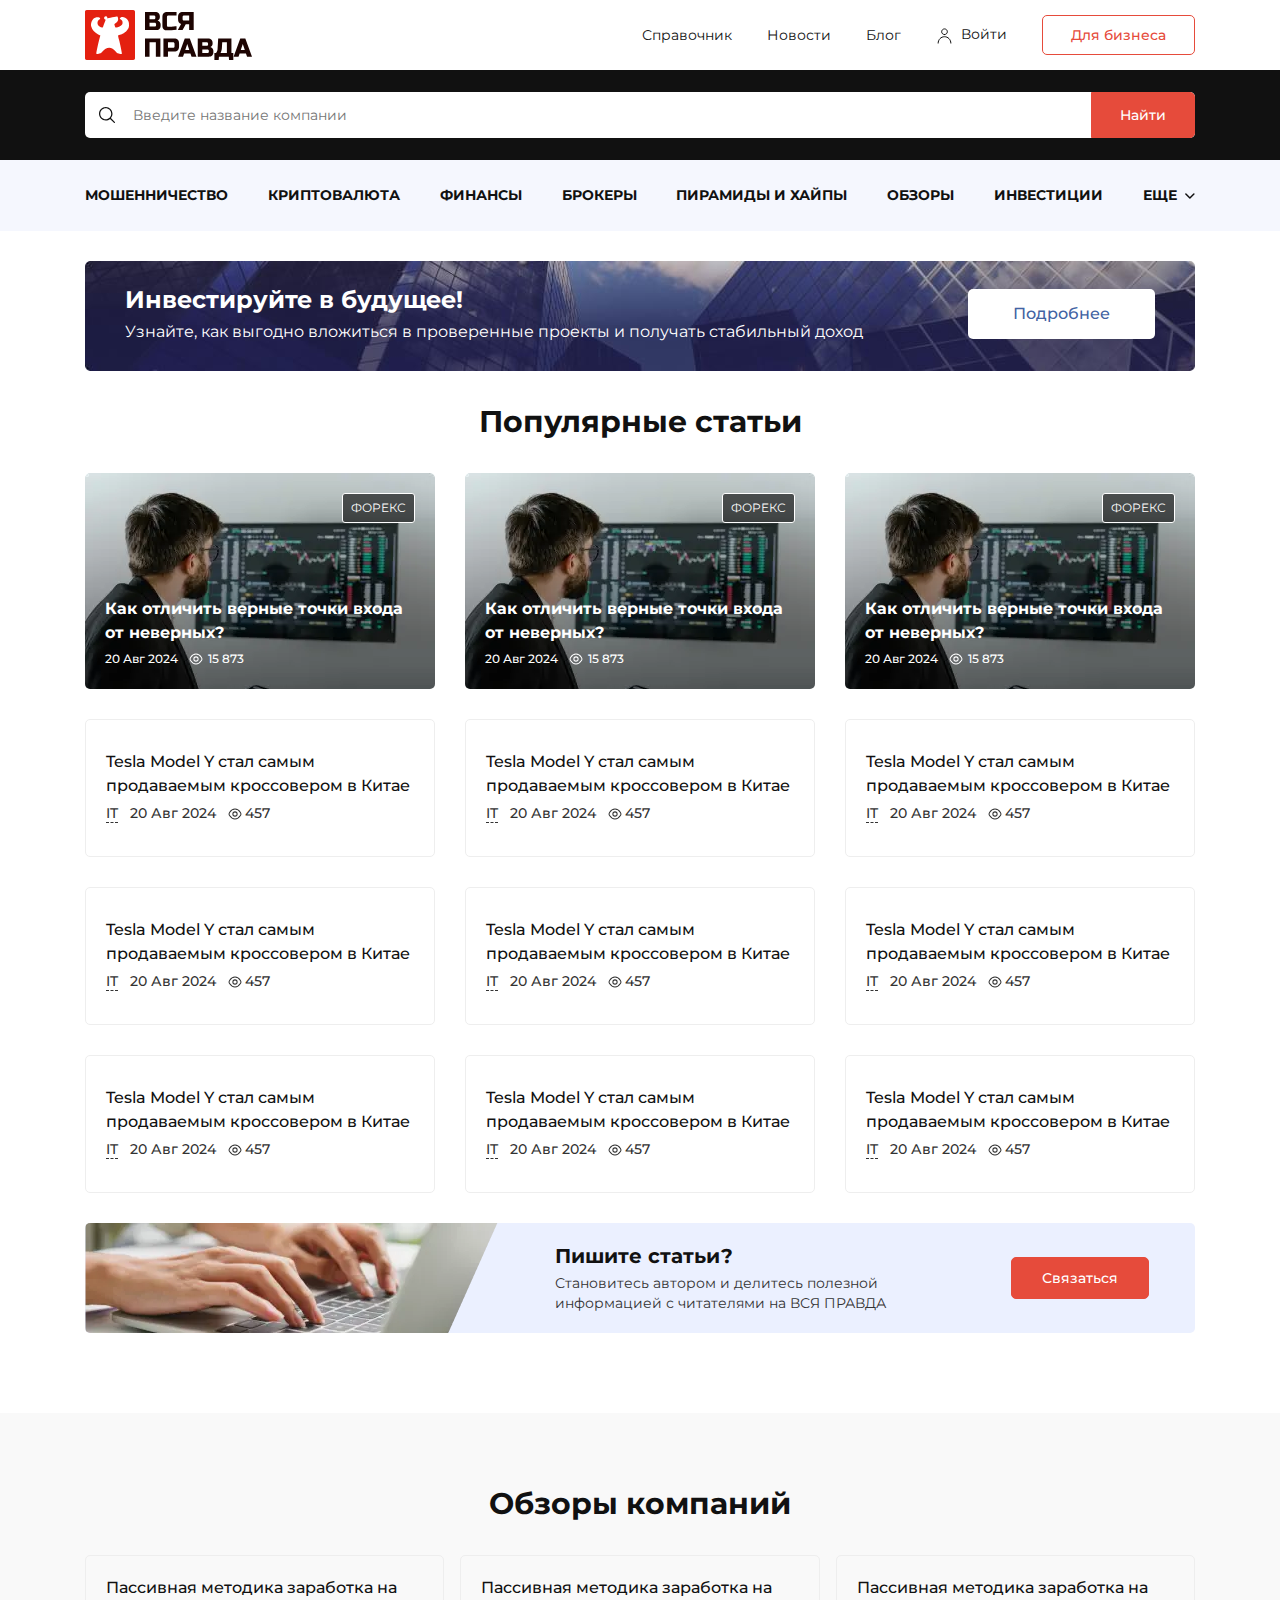
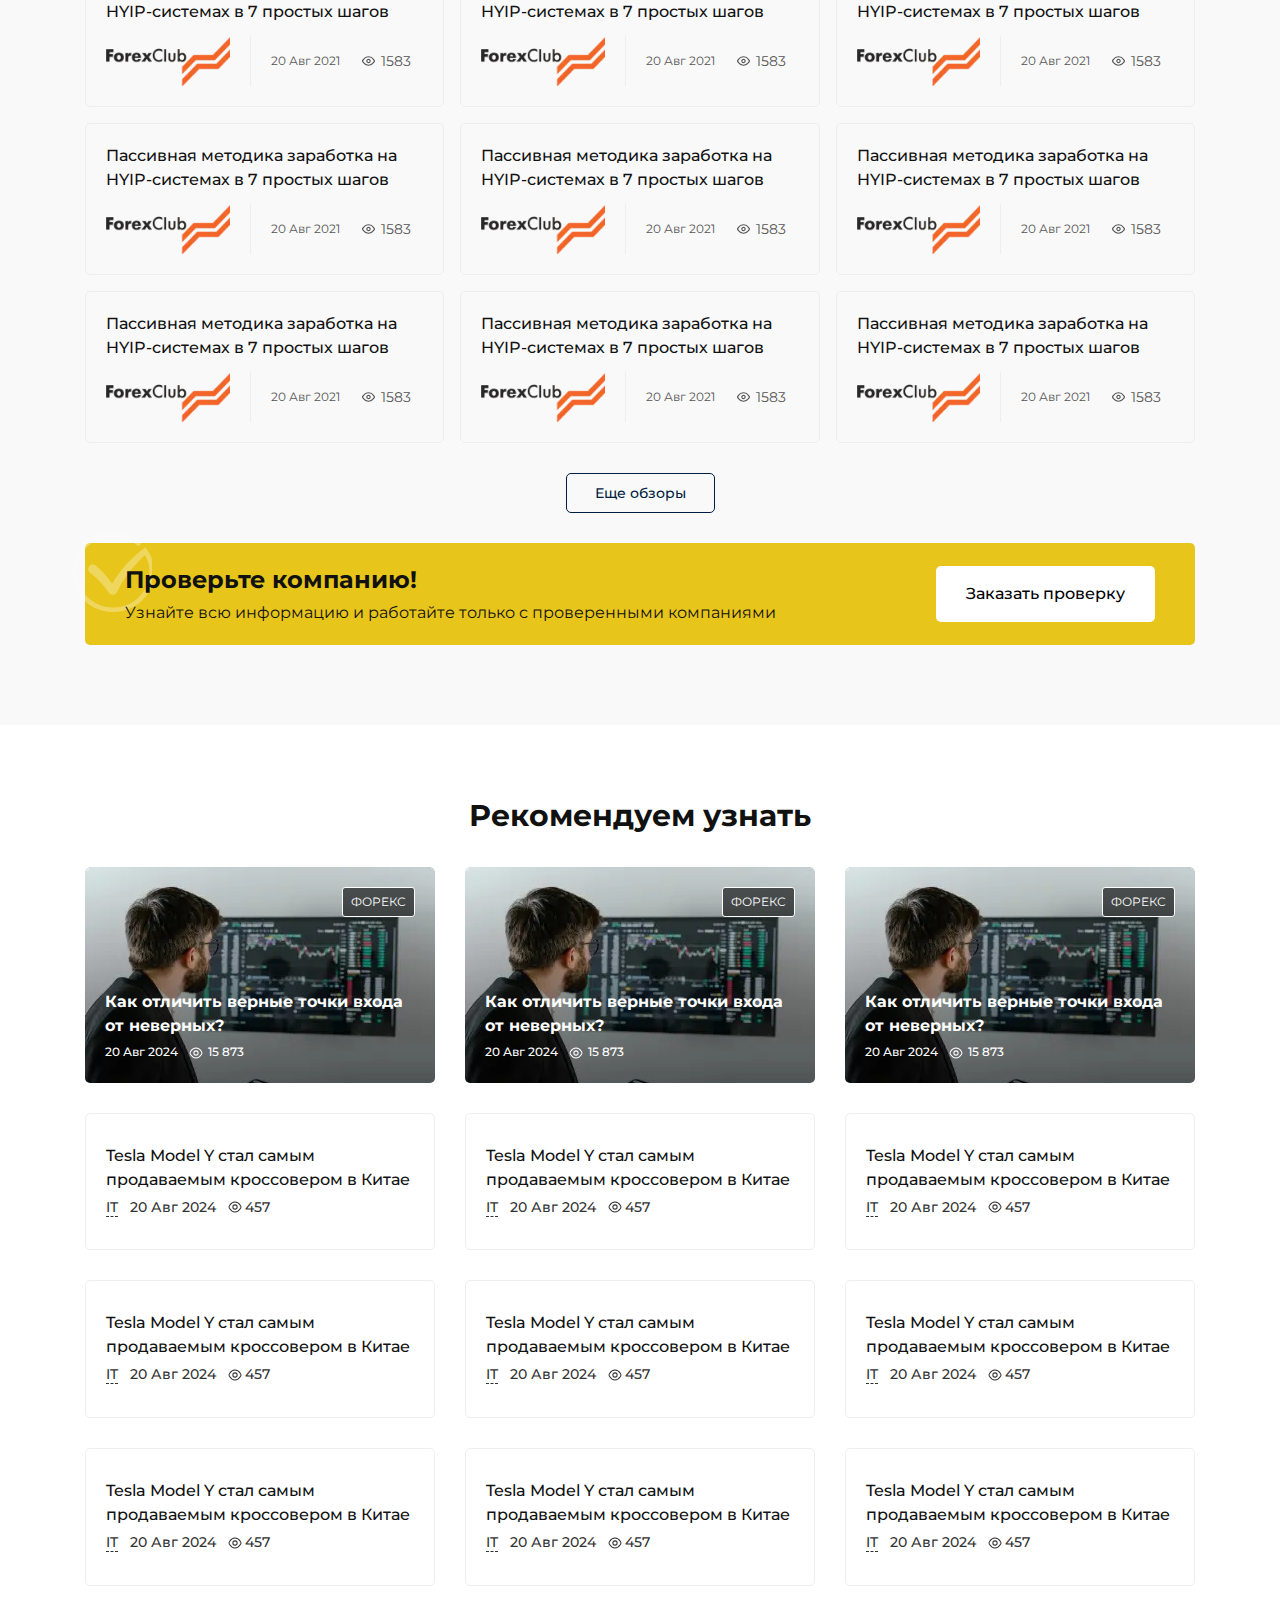
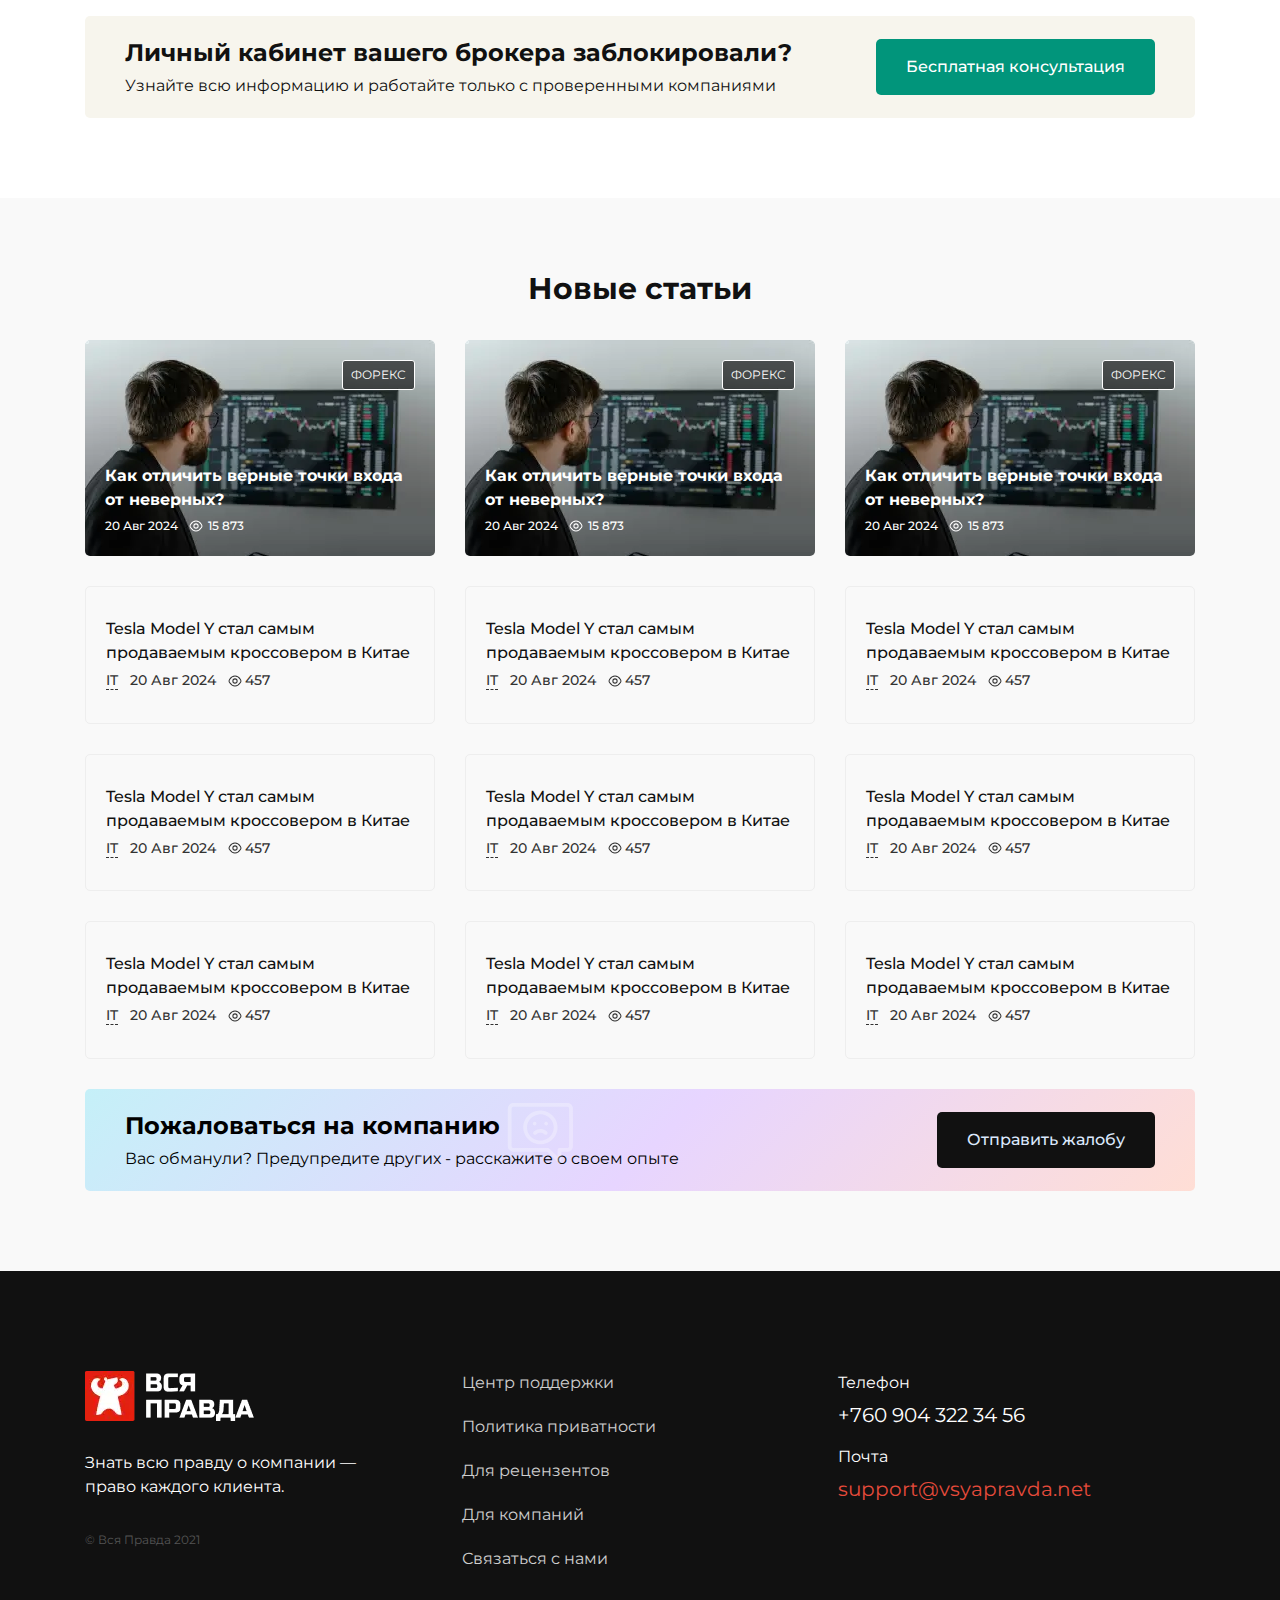
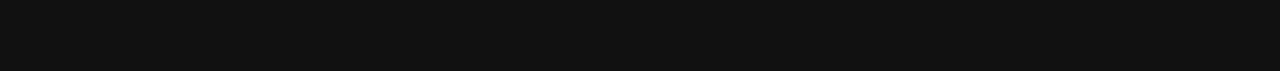
<file: blog.html>
<!DOCTYPE html>
<html lang="en">

<head>
	<title>Блог</title>
	<meta charset="UTF-8">
	<meta name="format-detection" content="telephone=no">
	<style>
		body {
			opacity: 0;
		}
	</style>
	<link rel="stylesheet" href="css/style.min.css?_v=20240501105504">
	<link rel="shortcut icon" href="favicon.ico">
	<!-- <meta name="robots" content="noindex, nofollow"> -->
	<meta name="viewport" content="width=device-width, initial-scale=1.0">
</head>

<body>
	<div class="wrapper">
		<header class="header" data-scroll-show>
			<div class="header__top-wrap" data-lp>
				<div class="header__container">
					<div class="header__top">
						<a href="#" class="header__logo"><img src="img/logo.svg" alt="Logo"></a>
						<div class="header__menu-block">
							<div class="header__menu menu">
								<nav class="menu__body">
									<ul class="menu__list">
										<li class="menu__item"><a href="#" class="menu__link">Справочник</a></li>
										<li class="menu__item"><a href="#" class="menu__link">Новости</a></li>
										<li class="menu__item"><a href="#" class="menu__link">Блог</a></li>
										<li class="menu__item"><a href="#" class="menu__link menu__link_user">Войти</a></li>
									</ul>
								</nav>
							</div>
						</div>
						<a href="#" class="header__btn button" data-da=".header__menu, 479.98, last">Для бизнеса</a>
						<button type="button" class="menu__icon icon-menu"><span></span></button>
					</div>
				</div>
			</div>
			<div class="header__bottom">
				<div class="header__container">
					<form action="#" class="header__form form-search">
						<button type="button" class="form-search__button" aria-label="Найти"></button>
						<div class="form-search__input">
							<input autocomplete="off" type="text" name="form[]" placeholder="Введите название компании" class="input">
						</div>
						<button type="button" class="form-search__btn button button_fill">Найти</button>
					</form>
				</div>
			</div>
		</header>
		<main class="page">
			<section class="page__blog blog">
				<div class="blog__categories-top top-categories">
					<div class="top-categories__container">
						<ul class="top-categories__list">
							<li class="top-categories__item" data-da=".blog-spollers__body, 991.98">
								<a href="#" class="top-categories__link">МОШЕННИЧЕСТВО</a>
							</li>
							<li class="top-categories__item" data-da=".blog-spollers__body, 991.98">
								<a href="#" class="top-categories__link">Криптовалюта</a>
							</li>
							<li class="top-categories__item" data-da=".blog-spollers__body, 991.98">
								<a href="#" class="top-categories__link">Финансы</a>
							</li>
							<li class="top-categories__item" data-da=".blog-spollers__body, 991.98">
								<a href="#" class="top-categories__link">Брокеры</a>
							</li>
							<li class="top-categories__item" data-da=".blog-spollers__body, 991.98">
								<a href="#" class="top-categories__link">Пирамиды и хайпы</a>
							</li>
							<li class="top-categories__item" data-da=".blog-spollers__body, 991.98">
								<a href="#" class="top-categories__link">Обзоры</a>
							</li>
							<li class="top-categories__item" data-da=".blog-spollers__body, 991.98">
								<a href="#" class="top-categories__link">Инвестиции</a>
							</li>
							<li class="top-categories__item">
								<div data-spollers class="blog-spollers">
									<details class="blog-spollers__inner">
										<summary class="blog-spollers__title">еще</summary>
										<ul class="blog-spollers__body">
											<li class="blog-spollers__item">
												<a href="#" class="blog-spollers__link">банковские услуги</a>
											</li>
											<li class="blog-spollers__item">
												<a href="#" class="blog-spollers__link">Форекс</a>
											</li>
											<li class="blog-spollers__item">
												<a href="#" class="blog-spollers__link">страхование</a>
											</li>
											<li class="blog-spollers__item">
												<a href="#" class="blog-spollers__link">регуляторы</a>
											</li>
											<li class="blog-spollers__item">
												<a href="#" class="blog-spollers__link">популярное</a>
											</li>
										</ul>
									</details>
								</div>
							</li>
						</ul>

					</div>
				</div>
				<div class="blog__container">
					<a href="#" class="blog__invest-banner invest-banner">
						<div class="invest-banner__body">
							<h4 class="invest-banner__title">
								Инвестируйте в будущее!
							</h4>
							<p class="invest-banner__text">
								Узнайте, как выгодно вложиться в проверенные проекты и получать стабильный доход
							</p>
						</div>
						<span class="invest-banner__button button button_fill-white">
							Подробнее
						</span>
					</a>
					<div class="blog__popular popular-blog">
						<h1 class="popular-blog__title title">Популярные статьи</h1>
						<div class="popular-blog__body">
							<article class="popular-blog__item item-article">
								<a href="#" class="item-article__category">форекс</a>
								<a href="#" class="item-article__body">
									<div class="item-article__img-ibg">
										<picture><source srcset="img/blog/article-img.webp" type="image/webp"><img src="img/blog/article-img.jpg" alt="Image"></picture>
									</div>
									<h3 class="item-article__title">
										Как отличить верные точки входа от неверных?
									</h3>
									<div class="item-article__footer">
										<time datetime="2024-08-20" class="item-article__date">
											20 Авг 2024
										</time>
										<span class="item-article__views">
											<svg width="14" height="14" viewBox="0 0 14 14" fill="none" xmlns="http://www.w3.org/2000/svg">
												<path d="M9.13441 7.00006C9.13441 8.18044 8.18056 9.13428 7.00019 9.13428C5.81981 9.13428 4.86597 8.18044 4.86597 7.00006C4.86597 5.81969 5.81981 4.86584 7.00019 4.86584C8.18056 4.86584 9.13441 5.81969 9.13441 7.00006Z" stroke="white" stroke-width="1.02197" stroke-linecap="round" stroke-linejoin="round" />
												<path d="M7.00008 11.9302C9.10449 11.9302 11.0658 10.6902 12.431 8.54406C12.9675 7.70349 12.9675 6.29061 12.431 5.45004C11.0658 3.3039 9.10449 2.0639 7.00008 2.0639C4.89567 2.0639 2.93433 3.3039 1.56915 5.45004C1.03261 6.29061 1.03261 7.70349 1.56915 8.54406C2.93433 10.6902 4.89567 11.9302 7.00008 11.9302Z" stroke="white" stroke-width="1.02197" stroke-linecap="round" stroke-linejoin="round" />
											</svg>
											15 873
										</span>
									</div>
								</a>
							</article>
							<article class="popular-blog__item item-article">
								<a href="#" class="item-article__category">форекс</a>
								<a href="#" class="item-article__body">
									<div class="item-article__img-ibg">
										<picture><source srcset="img/blog/article-img.webp" type="image/webp"><img src="img/blog/article-img.jpg" alt="Image"></picture>
									</div>
									<h3 class="item-article__title">
										Как отличить верные точки входа от неверных?
									</h3>
									<div class="item-article__footer">
										<time datetime="2024-08-20" class="item-article__date">
											20 Авг 2024
										</time>
										<span class="item-article__views">
											<svg width="14" height="14" viewBox="0 0 14 14" fill="none" xmlns="http://www.w3.org/2000/svg">
												<path d="M9.13441 7.00006C9.13441 8.18044 8.18056 9.13428 7.00019 9.13428C5.81981 9.13428 4.86597 8.18044 4.86597 7.00006C4.86597 5.81969 5.81981 4.86584 7.00019 4.86584C8.18056 4.86584 9.13441 5.81969 9.13441 7.00006Z" stroke="white" stroke-width="1.02197" stroke-linecap="round" stroke-linejoin="round" />
												<path d="M7.00008 11.9302C9.10449 11.9302 11.0658 10.6902 12.431 8.54406C12.9675 7.70349 12.9675 6.29061 12.431 5.45004C11.0658 3.3039 9.10449 2.0639 7.00008 2.0639C4.89567 2.0639 2.93433 3.3039 1.56915 5.45004C1.03261 6.29061 1.03261 7.70349 1.56915 8.54406C2.93433 10.6902 4.89567 11.9302 7.00008 11.9302Z" stroke="white" stroke-width="1.02197" stroke-linecap="round" stroke-linejoin="round" />
											</svg>
											15 873
										</span>
									</div>
								</a>
							</article>
							<article class="popular-blog__item item-article">
								<a href="#" class="item-article__category">форекс</a>
								<a href="#" class="item-article__body">
									<div class="item-article__img-ibg">
										<picture><source srcset="img/blog/article-img.webp" type="image/webp"><img src="img/blog/article-img.jpg" alt="Image"></picture>
									</div>
									<h3 class="item-article__title">
										Как отличить верные точки входа от неверных?
									</h3>
									<div class="item-article__footer">
										<time datetime="2024-08-20" class="item-article__date">
											20 Авг 2024
										</time>
										<span class="item-article__views">
											<svg width="14" height="14" viewBox="0 0 14 14" fill="none" xmlns="http://www.w3.org/2000/svg">
												<path d="M9.13441 7.00006C9.13441 8.18044 8.18056 9.13428 7.00019 9.13428C5.81981 9.13428 4.86597 8.18044 4.86597 7.00006C4.86597 5.81969 5.81981 4.86584 7.00019 4.86584C8.18056 4.86584 9.13441 5.81969 9.13441 7.00006Z" stroke="white" stroke-width="1.02197" stroke-linecap="round" stroke-linejoin="round" />
												<path d="M7.00008 11.9302C9.10449 11.9302 11.0658 10.6902 12.431 8.54406C12.9675 7.70349 12.9675 6.29061 12.431 5.45004C11.0658 3.3039 9.10449 2.0639 7.00008 2.0639C4.89567 2.0639 2.93433 3.3039 1.56915 5.45004C1.03261 6.29061 1.03261 7.70349 1.56915 8.54406C2.93433 10.6902 4.89567 11.9302 7.00008 11.9302Z" stroke="white" stroke-width="1.02197" stroke-linecap="round" stroke-linejoin="round" />
											</svg>
											15 873
										</span>
									</div>
								</a>
							</article>
							<article class="item-article-small">
								<h3 class="item-article-small__title">
									<a href="item-article-small__link" class="">Tesla Model Y стал самым продаваемым
										кроссовером в Китае</a>
								</h3>
								<div class="item-article-small__body">
									<a href="#" class="item-article-small__category">
										<span>IT</span>
									</a>
									<time datetime="2024-08-20" class="item-article-small__date">
										20 Авг 2024
									</time>
									<span class="item-article-small__views">
										<svg width="14" height="14" viewBox="0 0 14 14" fill="none" xmlns="http://www.w3.org/2000/svg">
											<path d="M9.13441 7.00006C9.13441 8.18044 8.18056 9.13428 7.00019 9.13428C5.81981 9.13428 4.86597 8.18044 4.86597 7.00006C4.86597 5.81969 5.81981 4.86584 7.00019 4.86584C8.18056 4.86584 9.13441 5.81969 9.13441 7.00006Z" stroke="#333333" stroke-width="1.02197" stroke-linecap="round" stroke-linejoin="round" />
											<path d="M7.00008 11.9302C9.10449 11.9302 11.0658 10.6902 12.431 8.54406C12.9675 7.70349 12.9675 6.29061 12.431 5.45004C11.0658 3.3039 9.10449 2.0639 7.00008 2.0639C4.89567 2.0639 2.93433 3.3039 1.56915 5.45004C1.03261 6.29061 1.03261 7.70349 1.56915 8.54406C2.93433 10.6902 4.89567 11.9302 7.00008 11.9302Z" stroke="#333333" stroke-width="1.02197" stroke-linecap="round" stroke-linejoin="round" />
										</svg>
										457
									</span>
								</div>
							</article>
							<article class="item-article-small">
								<h3 class="item-article-small__title">
									<a href="item-article-small__link" class="">Tesla Model Y стал самым продаваемым
										кроссовером в Китае</a>
								</h3>
								<div class="item-article-small__body">
									<a href="#" class="item-article-small__category">
										<span>IT</span>
									</a>
									<time datetime="2024-08-20" class="item-article-small__date">
										20 Авг 2024
									</time>
									<span class="item-article-small__views">
										<svg width="14" height="14" viewBox="0 0 14 14" fill="none" xmlns="http://www.w3.org/2000/svg">
											<path d="M9.13441 7.00006C9.13441 8.18044 8.18056 9.13428 7.00019 9.13428C5.81981 9.13428 4.86597 8.18044 4.86597 7.00006C4.86597 5.81969 5.81981 4.86584 7.00019 4.86584C8.18056 4.86584 9.13441 5.81969 9.13441 7.00006Z" stroke="#333333" stroke-width="1.02197" stroke-linecap="round" stroke-linejoin="round" />
											<path d="M7.00008 11.9302C9.10449 11.9302 11.0658 10.6902 12.431 8.54406C12.9675 7.70349 12.9675 6.29061 12.431 5.45004C11.0658 3.3039 9.10449 2.0639 7.00008 2.0639C4.89567 2.0639 2.93433 3.3039 1.56915 5.45004C1.03261 6.29061 1.03261 7.70349 1.56915 8.54406C2.93433 10.6902 4.89567 11.9302 7.00008 11.9302Z" stroke="#333333" stroke-width="1.02197" stroke-linecap="round" stroke-linejoin="round" />
										</svg>
										457
									</span>
								</div>
							</article>
							<article class="item-article-small">
								<h3 class="item-article-small__title">
									<a href="item-article-small__link" class="">Tesla Model Y стал самым продаваемым
										кроссовером в Китае</a>
								</h3>
								<div class="item-article-small__body">
									<a href="#" class="item-article-small__category">
										<span>IT</span>
									</a>
									<time datetime="2024-08-20" class="item-article-small__date">
										20 Авг 2024
									</time>
									<span class="item-article-small__views">
										<svg width="14" height="14" viewBox="0 0 14 14" fill="none" xmlns="http://www.w3.org/2000/svg">
											<path d="M9.13441 7.00006C9.13441 8.18044 8.18056 9.13428 7.00019 9.13428C5.81981 9.13428 4.86597 8.18044 4.86597 7.00006C4.86597 5.81969 5.81981 4.86584 7.00019 4.86584C8.18056 4.86584 9.13441 5.81969 9.13441 7.00006Z" stroke="#333333" stroke-width="1.02197" stroke-linecap="round" stroke-linejoin="round" />
											<path d="M7.00008 11.9302C9.10449 11.9302 11.0658 10.6902 12.431 8.54406C12.9675 7.70349 12.9675 6.29061 12.431 5.45004C11.0658 3.3039 9.10449 2.0639 7.00008 2.0639C4.89567 2.0639 2.93433 3.3039 1.56915 5.45004C1.03261 6.29061 1.03261 7.70349 1.56915 8.54406C2.93433 10.6902 4.89567 11.9302 7.00008 11.9302Z" stroke="#333333" stroke-width="1.02197" stroke-linecap="round" stroke-linejoin="round" />
										</svg>
										457
									</span>
								</div>
							</article>
							<article class="item-article-small">
								<h3 class="item-article-small__title">
									<a href="item-article-small__link" class="">Tesla Model Y стал самым продаваемым
										кроссовером в Китае</a>
								</h3>
								<div class="item-article-small__body">
									<a href="#" class="item-article-small__category">
										<span>IT</span>
									</a>
									<time datetime="2024-08-20" class="item-article-small__date">
										20 Авг 2024
									</time>
									<span class="item-article-small__views">
										<svg width="14" height="14" viewBox="0 0 14 14" fill="none" xmlns="http://www.w3.org/2000/svg">
											<path d="M9.13441 7.00006C9.13441 8.18044 8.18056 9.13428 7.00019 9.13428C5.81981 9.13428 4.86597 8.18044 4.86597 7.00006C4.86597 5.81969 5.81981 4.86584 7.00019 4.86584C8.18056 4.86584 9.13441 5.81969 9.13441 7.00006Z" stroke="#333333" stroke-width="1.02197" stroke-linecap="round" stroke-linejoin="round" />
											<path d="M7.00008 11.9302C9.10449 11.9302 11.0658 10.6902 12.431 8.54406C12.9675 7.70349 12.9675 6.29061 12.431 5.45004C11.0658 3.3039 9.10449 2.0639 7.00008 2.0639C4.89567 2.0639 2.93433 3.3039 1.56915 5.45004C1.03261 6.29061 1.03261 7.70349 1.56915 8.54406C2.93433 10.6902 4.89567 11.9302 7.00008 11.9302Z" stroke="#333333" stroke-width="1.02197" stroke-linecap="round" stroke-linejoin="round" />
										</svg>
										457
									</span>
								</div>
							</article>
							<article class="item-article-small">
								<h3 class="item-article-small__title">
									<a href="item-article-small__link" class="">Tesla Model Y стал самым продаваемым
										кроссовером в Китае</a>
								</h3>
								<div class="item-article-small__body">
									<a href="#" class="item-article-small__category">
										<span>IT</span>
									</a>
									<time datetime="2024-08-20" class="item-article-small__date">
										20 Авг 2024
									</time>
									<span class="item-article-small__views">
										<svg width="14" height="14" viewBox="0 0 14 14" fill="none" xmlns="http://www.w3.org/2000/svg">
											<path d="M9.13441 7.00006C9.13441 8.18044 8.18056 9.13428 7.00019 9.13428C5.81981 9.13428 4.86597 8.18044 4.86597 7.00006C4.86597 5.81969 5.81981 4.86584 7.00019 4.86584C8.18056 4.86584 9.13441 5.81969 9.13441 7.00006Z" stroke="#333333" stroke-width="1.02197" stroke-linecap="round" stroke-linejoin="round" />
											<path d="M7.00008 11.9302C9.10449 11.9302 11.0658 10.6902 12.431 8.54406C12.9675 7.70349 12.9675 6.29061 12.431 5.45004C11.0658 3.3039 9.10449 2.0639 7.00008 2.0639C4.89567 2.0639 2.93433 3.3039 1.56915 5.45004C1.03261 6.29061 1.03261 7.70349 1.56915 8.54406C2.93433 10.6902 4.89567 11.9302 7.00008 11.9302Z" stroke="#333333" stroke-width="1.02197" stroke-linecap="round" stroke-linejoin="round" />
										</svg>
										457
									</span>
								</div>
							</article>
							<article class="item-article-small">
								<h3 class="item-article-small__title">
									<a href="item-article-small__link" class="">Tesla Model Y стал самым продаваемым
										кроссовером в Китае</a>
								</h3>
								<div class="item-article-small__body">
									<a href="#" class="item-article-small__category">
										<span>IT</span>
									</a>
									<time datetime="2024-08-20" class="item-article-small__date">
										20 Авг 2024
									</time>
									<span class="item-article-small__views">
										<svg width="14" height="14" viewBox="0 0 14 14" fill="none" xmlns="http://www.w3.org/2000/svg">
											<path d="M9.13441 7.00006C9.13441 8.18044 8.18056 9.13428 7.00019 9.13428C5.81981 9.13428 4.86597 8.18044 4.86597 7.00006C4.86597 5.81969 5.81981 4.86584 7.00019 4.86584C8.18056 4.86584 9.13441 5.81969 9.13441 7.00006Z" stroke="#333333" stroke-width="1.02197" stroke-linecap="round" stroke-linejoin="round" />
											<path d="M7.00008 11.9302C9.10449 11.9302 11.0658 10.6902 12.431 8.54406C12.9675 7.70349 12.9675 6.29061 12.431 5.45004C11.0658 3.3039 9.10449 2.0639 7.00008 2.0639C4.89567 2.0639 2.93433 3.3039 1.56915 5.45004C1.03261 6.29061 1.03261 7.70349 1.56915 8.54406C2.93433 10.6902 4.89567 11.9302 7.00008 11.9302Z" stroke="#333333" stroke-width="1.02197" stroke-linecap="round" stroke-linejoin="round" />
										</svg>
										457
									</span>
								</div>
							</article>
							<article class="item-article-small">
								<h3 class="item-article-small__title">
									<a href="item-article-small__link" class="">Tesla Model Y стал самым продаваемым
										кроссовером в Китае</a>
								</h3>
								<div class="item-article-small__body">
									<a href="#" class="item-article-small__category">
										<span>IT</span>
									</a>
									<time datetime="2024-08-20" class="item-article-small__date">
										20 Авг 2024
									</time>
									<span class="item-article-small__views">
										<svg width="14" height="14" viewBox="0 0 14 14" fill="none" xmlns="http://www.w3.org/2000/svg">
											<path d="M9.13441 7.00006C9.13441 8.18044 8.18056 9.13428 7.00019 9.13428C5.81981 9.13428 4.86597 8.18044 4.86597 7.00006C4.86597 5.81969 5.81981 4.86584 7.00019 4.86584C8.18056 4.86584 9.13441 5.81969 9.13441 7.00006Z" stroke="#333333" stroke-width="1.02197" stroke-linecap="round" stroke-linejoin="round" />
											<path d="M7.00008 11.9302C9.10449 11.9302 11.0658 10.6902 12.431 8.54406C12.9675 7.70349 12.9675 6.29061 12.431 5.45004C11.0658 3.3039 9.10449 2.0639 7.00008 2.0639C4.89567 2.0639 2.93433 3.3039 1.56915 5.45004C1.03261 6.29061 1.03261 7.70349 1.56915 8.54406C2.93433 10.6902 4.89567 11.9302 7.00008 11.9302Z" stroke="#333333" stroke-width="1.02197" stroke-linecap="round" stroke-linejoin="round" />
										</svg>
										457
									</span>
								</div>
							</article>
							<article class="item-article-small">
								<h3 class="item-article-small__title">
									<a href="item-article-small__link" class="">Tesla Model Y стал самым продаваемым
										кроссовером в Китае</a>
								</h3>
								<div class="item-article-small__body">
									<a href="#" class="item-article-small__category">
										<span>IT</span>
									</a>
									<time datetime="2024-08-20" class="item-article-small__date">
										20 Авг 2024
									</time>
									<span class="item-article-small__views">
										<svg width="14" height="14" viewBox="0 0 14 14" fill="none" xmlns="http://www.w3.org/2000/svg">
											<path d="M9.13441 7.00006C9.13441 8.18044 8.18056 9.13428 7.00019 9.13428C5.81981 9.13428 4.86597 8.18044 4.86597 7.00006C4.86597 5.81969 5.81981 4.86584 7.00019 4.86584C8.18056 4.86584 9.13441 5.81969 9.13441 7.00006Z" stroke="#333333" stroke-width="1.02197" stroke-linecap="round" stroke-linejoin="round" />
											<path d="M7.00008 11.9302C9.10449 11.9302 11.0658 10.6902 12.431 8.54406C12.9675 7.70349 12.9675 6.29061 12.431 5.45004C11.0658 3.3039 9.10449 2.0639 7.00008 2.0639C4.89567 2.0639 2.93433 3.3039 1.56915 5.45004C1.03261 6.29061 1.03261 7.70349 1.56915 8.54406C2.93433 10.6902 4.89567 11.9302 7.00008 11.9302Z" stroke="#333333" stroke-width="1.02197" stroke-linecap="round" stroke-linejoin="round" />
										</svg>
										457
									</span>
								</div>
							</article>
							<article class="item-article-small">
								<h3 class="item-article-small__title">
									<a href="item-article-small__link" class="">Tesla Model Y стал самым продаваемым
										кроссовером в Китае</a>
								</h3>
								<div class="item-article-small__body">
									<a href="#" class="item-article-small__category">
										<span>IT</span>
									</a>
									<time datetime="2024-08-20" class="item-article-small__date">
										20 Авг 2024
									</time>
									<span class="item-article-small__views">
										<svg width="14" height="14" viewBox="0 0 14 14" fill="none" xmlns="http://www.w3.org/2000/svg">
											<path d="M9.13441 7.00006C9.13441 8.18044 8.18056 9.13428 7.00019 9.13428C5.81981 9.13428 4.86597 8.18044 4.86597 7.00006C4.86597 5.81969 5.81981 4.86584 7.00019 4.86584C8.18056 4.86584 9.13441 5.81969 9.13441 7.00006Z" stroke="#333333" stroke-width="1.02197" stroke-linecap="round" stroke-linejoin="round" />
											<path d="M7.00008 11.9302C9.10449 11.9302 11.0658 10.6902 12.431 8.54406C12.9675 7.70349 12.9675 6.29061 12.431 5.45004C11.0658 3.3039 9.10449 2.0639 7.00008 2.0639C4.89567 2.0639 2.93433 3.3039 1.56915 5.45004C1.03261 6.29061 1.03261 7.70349 1.56915 8.54406C2.93433 10.6902 4.89567 11.9302 7.00008 11.9302Z" stroke="#333333" stroke-width="1.02197" stroke-linecap="round" stroke-linejoin="round" />
										</svg>
										457
									</span>
								</div>
							</article>
						</div>
					</div>
					<a href="#" class="blog__become-author become-author-banner">
						<picture><source srcset="img/blog/become-author-img.webp" type="image/webp"><img src="img/blog/become-author-img.png" alt="Девушка печатает на компьютере"></picture>
						<div class="become-author-banner__inner">
							<h4 class="become-author-banner__title">Пишите статьи?</h4>
							<div class="become-author-banner__text">
								<p>
									Становитесь автором и делитесь полезной информацией с читателями на ВСЯ ПРАВДА
								</p>
							</div>
						</div>
						<span class="become-author-banner__button button button_fill">Связаться</span>
					</a>
				</div>
				<div class="blog__last-overviews last-overviews">
					<div class="last-overviews__container">
						<h2 class="blog__last-overviews-title last-overviews__title title">
							Обзоры компаний
						</h2>
						<div class="last-overviews__body">
							<div class="last-overviews__item">
								<h4 class="last-overviews__name">
									<a href="#">Пассивная методика заработка на HYIP-системах в 7 простых шагов </a>
								</h4>
								<div class="last-overviews__footer">
									<a href="#" class="last-overviews__logo">
										<picture><source srcset="img/promo-logos/01.webp" type="image/webp"><img src="img/promo-logos/01.png" alt="Logo"></picture>
									</a>
									<time datetime="2021-08-20" class="last-overviews__date">
										20 Авг 2021
									</time>
									<div class="last-overviews__views">
										<svg xmlns="http://www.w3.org/2000/svg" width="17" height="16" viewBox="0 0 17 16" fill="none">
											<path d="M8.50016 4.37004C11.0343 4.37004 12.7625 6.29938 13.5902 7.49519C13.8009 7.79973 13.8009 8.19963 13.5902 8.50417C12.762 9.70073 11.0341 11.6293 8.50016 11.6293C5.96732 11.6293 4.23982 9.71264 3.41145 8.52254C3.19991 8.21863 3.19902 7.81882 3.40893 7.51378C4.23618 6.31157 5.96488 4.37004 8.50016 4.37004ZM8.50016 3.33301C4.87367 3.33301 2.72672 6.45436 2.0593 7.60327C1.90797 7.86376 1.90864 8.17855 2.06111 8.43837C2.7306 9.57923 4.87695 12.6663 8.50016 12.6663C12.125 12.6663 14.2717 9.5621 14.9401 8.41722C15.092 8.15706 15.092 7.84229 14.9401 7.58213C14.2717 6.43725 12.125 3.33301 8.50016 3.33301Z" fill="#555555" />
											<path d="M8.50054 6.88846C9.11318 6.88846 9.61165 7.38693 9.61165 7.99957C9.61165 8.61221 9.11318 9.11068 8.50054 9.11068C7.8879 9.11068 7.38943 8.61221 7.38943 7.99957C7.38943 7.38693 7.8879 6.88846 8.50054 6.88846ZM8.50054 5.77734C7.27332 5.77734 6.27832 6.77234 6.27832 7.99957C6.27832 9.22693 7.27332 10.2218 8.50054 10.2218C9.7279 10.2218 10.7228 9.22693 10.7228 7.99957C10.7228 6.77234 9.7279 5.77734 8.50054 5.77734Z" fill="#555555" />
										</svg>
										1583
									</div>
								</div>
							</div>
							<div class="last-overviews__item">
								<h4 class="last-overviews__name">
									<a href="#">Пассивная методика заработка на HYIP-системах в 7 простых шагов </a>
								</h4>
								<div class="last-overviews__footer">
									<a href="#" class="last-overviews__logo">
										<picture><source srcset="img/promo-logos/01.webp" type="image/webp"><img src="img/promo-logos/01.png" alt="Logo"></picture>
									</a>
									<time datetime="2021-08-20" class="last-overviews__date">
										20 Авг 2021
									</time>
									<div class="last-overviews__views">
										<svg xmlns="http://www.w3.org/2000/svg" width="17" height="16" viewBox="0 0 17 16" fill="none">
											<path d="M8.50016 4.37004C11.0343 4.37004 12.7625 6.29938 13.5902 7.49519C13.8009 7.79973 13.8009 8.19963 13.5902 8.50417C12.762 9.70073 11.0341 11.6293 8.50016 11.6293C5.96732 11.6293 4.23982 9.71264 3.41145 8.52254C3.19991 8.21863 3.19902 7.81882 3.40893 7.51378C4.23618 6.31157 5.96488 4.37004 8.50016 4.37004ZM8.50016 3.33301C4.87367 3.33301 2.72672 6.45436 2.0593 7.60327C1.90797 7.86376 1.90864 8.17855 2.06111 8.43837C2.7306 9.57923 4.87695 12.6663 8.50016 12.6663C12.125 12.6663 14.2717 9.5621 14.9401 8.41722C15.092 8.15706 15.092 7.84229 14.9401 7.58213C14.2717 6.43725 12.125 3.33301 8.50016 3.33301Z" fill="#555555" />
											<path d="M8.50054 6.88846C9.11318 6.88846 9.61165 7.38693 9.61165 7.99957C9.61165 8.61221 9.11318 9.11068 8.50054 9.11068C7.8879 9.11068 7.38943 8.61221 7.38943 7.99957C7.38943 7.38693 7.8879 6.88846 8.50054 6.88846ZM8.50054 5.77734C7.27332 5.77734 6.27832 6.77234 6.27832 7.99957C6.27832 9.22693 7.27332 10.2218 8.50054 10.2218C9.7279 10.2218 10.7228 9.22693 10.7228 7.99957C10.7228 6.77234 9.7279 5.77734 8.50054 5.77734Z" fill="#555555" />
										</svg>
										1583
									</div>
								</div>
							</div>
							<div class="last-overviews__item">
								<h4 class="last-overviews__name">
									<a href="#">Пассивная методика заработка на HYIP-системах в 7 простых шагов </a>
								</h4>
								<div class="last-overviews__footer">
									<a href="#" class="last-overviews__logo">
										<picture><source srcset="img/promo-logos/01.webp" type="image/webp"><img src="img/promo-logos/01.png" alt="Logo"></picture>
									</a>
									<time datetime="2021-08-20" class="last-overviews__date">
										20 Авг 2021
									</time>
									<div class="last-overviews__views">
										<svg xmlns="http://www.w3.org/2000/svg" width="17" height="16" viewBox="0 0 17 16" fill="none">
											<path d="M8.50016 4.37004C11.0343 4.37004 12.7625 6.29938 13.5902 7.49519C13.8009 7.79973 13.8009 8.19963 13.5902 8.50417C12.762 9.70073 11.0341 11.6293 8.50016 11.6293C5.96732 11.6293 4.23982 9.71264 3.41145 8.52254C3.19991 8.21863 3.19902 7.81882 3.40893 7.51378C4.23618 6.31157 5.96488 4.37004 8.50016 4.37004ZM8.50016 3.33301C4.87367 3.33301 2.72672 6.45436 2.0593 7.60327C1.90797 7.86376 1.90864 8.17855 2.06111 8.43837C2.7306 9.57923 4.87695 12.6663 8.50016 12.6663C12.125 12.6663 14.2717 9.5621 14.9401 8.41722C15.092 8.15706 15.092 7.84229 14.9401 7.58213C14.2717 6.43725 12.125 3.33301 8.50016 3.33301Z" fill="#555555" />
											<path d="M8.50054 6.88846C9.11318 6.88846 9.61165 7.38693 9.61165 7.99957C9.61165 8.61221 9.11318 9.11068 8.50054 9.11068C7.8879 9.11068 7.38943 8.61221 7.38943 7.99957C7.38943 7.38693 7.8879 6.88846 8.50054 6.88846ZM8.50054 5.77734C7.27332 5.77734 6.27832 6.77234 6.27832 7.99957C6.27832 9.22693 7.27332 10.2218 8.50054 10.2218C9.7279 10.2218 10.7228 9.22693 10.7228 7.99957C10.7228 6.77234 9.7279 5.77734 8.50054 5.77734Z" fill="#555555" />
										</svg>
										1583
									</div>
								</div>
							</div>
							<div class="last-overviews__item">
								<h4 class="last-overviews__name">
									<a href="#">Пассивная методика заработка на HYIP-системах в 7 простых шагов </a>
								</h4>
								<div class="last-overviews__footer">
									<a href="#" class="last-overviews__logo">
										<picture><source srcset="img/promo-logos/01.webp" type="image/webp"><img src="img/promo-logos/01.png" alt="Logo"></picture>
									</a>
									<time datetime="2021-08-20" class="last-overviews__date">
										20 Авг 2021
									</time>
									<div class="last-overviews__views">
										<svg xmlns="http://www.w3.org/2000/svg" width="17" height="16" viewBox="0 0 17 16" fill="none">
											<path d="M8.50016 4.37004C11.0343 4.37004 12.7625 6.29938 13.5902 7.49519C13.8009 7.79973 13.8009 8.19963 13.5902 8.50417C12.762 9.70073 11.0341 11.6293 8.50016 11.6293C5.96732 11.6293 4.23982 9.71264 3.41145 8.52254C3.19991 8.21863 3.19902 7.81882 3.40893 7.51378C4.23618 6.31157 5.96488 4.37004 8.50016 4.37004ZM8.50016 3.33301C4.87367 3.33301 2.72672 6.45436 2.0593 7.60327C1.90797 7.86376 1.90864 8.17855 2.06111 8.43837C2.7306 9.57923 4.87695 12.6663 8.50016 12.6663C12.125 12.6663 14.2717 9.5621 14.9401 8.41722C15.092 8.15706 15.092 7.84229 14.9401 7.58213C14.2717 6.43725 12.125 3.33301 8.50016 3.33301Z" fill="#555555" />
											<path d="M8.50054 6.88846C9.11318 6.88846 9.61165 7.38693 9.61165 7.99957C9.61165 8.61221 9.11318 9.11068 8.50054 9.11068C7.8879 9.11068 7.38943 8.61221 7.38943 7.99957C7.38943 7.38693 7.8879 6.88846 8.50054 6.88846ZM8.50054 5.77734C7.27332 5.77734 6.27832 6.77234 6.27832 7.99957C6.27832 9.22693 7.27332 10.2218 8.50054 10.2218C9.7279 10.2218 10.7228 9.22693 10.7228 7.99957C10.7228 6.77234 9.7279 5.77734 8.50054 5.77734Z" fill="#555555" />
										</svg>
										1583
									</div>
								</div>
							</div>
							<div class="last-overviews__item">
								<h4 class="last-overviews__name">
									<a href="#">Пассивная методика заработка на HYIP-системах в 7 простых шагов </a>
								</h4>
								<div class="last-overviews__footer">
									<a href="#" class="last-overviews__logo">
										<picture><source srcset="img/promo-logos/01.webp" type="image/webp"><img src="img/promo-logos/01.png" alt="Logo"></picture>
									</a>
									<time datetime="2021-08-20" class="last-overviews__date">
										20 Авг 2021
									</time>
									<div class="last-overviews__views">
										<svg xmlns="http://www.w3.org/2000/svg" width="17" height="16" viewBox="0 0 17 16" fill="none">
											<path d="M8.50016 4.37004C11.0343 4.37004 12.7625 6.29938 13.5902 7.49519C13.8009 7.79973 13.8009 8.19963 13.5902 8.50417C12.762 9.70073 11.0341 11.6293 8.50016 11.6293C5.96732 11.6293 4.23982 9.71264 3.41145 8.52254C3.19991 8.21863 3.19902 7.81882 3.40893 7.51378C4.23618 6.31157 5.96488 4.37004 8.50016 4.37004ZM8.50016 3.33301C4.87367 3.33301 2.72672 6.45436 2.0593 7.60327C1.90797 7.86376 1.90864 8.17855 2.06111 8.43837C2.7306 9.57923 4.87695 12.6663 8.50016 12.6663C12.125 12.6663 14.2717 9.5621 14.9401 8.41722C15.092 8.15706 15.092 7.84229 14.9401 7.58213C14.2717 6.43725 12.125 3.33301 8.50016 3.33301Z" fill="#555555" />
											<path d="M8.50054 6.88846C9.11318 6.88846 9.61165 7.38693 9.61165 7.99957C9.61165 8.61221 9.11318 9.11068 8.50054 9.11068C7.8879 9.11068 7.38943 8.61221 7.38943 7.99957C7.38943 7.38693 7.8879 6.88846 8.50054 6.88846ZM8.50054 5.77734C7.27332 5.77734 6.27832 6.77234 6.27832 7.99957C6.27832 9.22693 7.27332 10.2218 8.50054 10.2218C9.7279 10.2218 10.7228 9.22693 10.7228 7.99957C10.7228 6.77234 9.7279 5.77734 8.50054 5.77734Z" fill="#555555" />
										</svg>
										1583
									</div>
								</div>
							</div>
							<div class="last-overviews__item">
								<h4 class="last-overviews__name">
									<a href="#">Пассивная методика заработка на HYIP-системах в 7 простых шагов </a>
								</h4>
								<div class="last-overviews__footer">
									<a href="#" class="last-overviews__logo">
										<picture><source srcset="img/promo-logos/01.webp" type="image/webp"><img src="img/promo-logos/01.png" alt="Logo"></picture>
									</a>
									<time datetime="2021-08-20" class="last-overviews__date">
										20 Авг 2021
									</time>
									<div class="last-overviews__views">
										<svg xmlns="http://www.w3.org/2000/svg" width="17" height="16" viewBox="0 0 17 16" fill="none">
											<path d="M8.50016 4.37004C11.0343 4.37004 12.7625 6.29938 13.5902 7.49519C13.8009 7.79973 13.8009 8.19963 13.5902 8.50417C12.762 9.70073 11.0341 11.6293 8.50016 11.6293C5.96732 11.6293 4.23982 9.71264 3.41145 8.52254C3.19991 8.21863 3.19902 7.81882 3.40893 7.51378C4.23618 6.31157 5.96488 4.37004 8.50016 4.37004ZM8.50016 3.33301C4.87367 3.33301 2.72672 6.45436 2.0593 7.60327C1.90797 7.86376 1.90864 8.17855 2.06111 8.43837C2.7306 9.57923 4.87695 12.6663 8.50016 12.6663C12.125 12.6663 14.2717 9.5621 14.9401 8.41722C15.092 8.15706 15.092 7.84229 14.9401 7.58213C14.2717 6.43725 12.125 3.33301 8.50016 3.33301Z" fill="#555555" />
											<path d="M8.50054 6.88846C9.11318 6.88846 9.61165 7.38693 9.61165 7.99957C9.61165 8.61221 9.11318 9.11068 8.50054 9.11068C7.8879 9.11068 7.38943 8.61221 7.38943 7.99957C7.38943 7.38693 7.8879 6.88846 8.50054 6.88846ZM8.50054 5.77734C7.27332 5.77734 6.27832 6.77234 6.27832 7.99957C6.27832 9.22693 7.27332 10.2218 8.50054 10.2218C9.7279 10.2218 10.7228 9.22693 10.7228 7.99957C10.7228 6.77234 9.7279 5.77734 8.50054 5.77734Z" fill="#555555" />
										</svg>
										1583
									</div>
								</div>
							</div>
							<div class="last-overviews__item">
								<h4 class="last-overviews__name">
									<a href="#">Пассивная методика заработка на HYIP-системах в 7 простых шагов </a>
								</h4>
								<div class="last-overviews__footer">
									<a href="#" class="last-overviews__logo">
										<picture><source srcset="img/promo-logos/01.webp" type="image/webp"><img src="img/promo-logos/01.png" alt="Logo"></picture>
									</a>
									<time datetime="2021-08-20" class="last-overviews__date">
										20 Авг 2021
									</time>
									<div class="last-overviews__views">
										<svg xmlns="http://www.w3.org/2000/svg" width="17" height="16" viewBox="0 0 17 16" fill="none">
											<path d="M8.50016 4.37004C11.0343 4.37004 12.7625 6.29938 13.5902 7.49519C13.8009 7.79973 13.8009 8.19963 13.5902 8.50417C12.762 9.70073 11.0341 11.6293 8.50016 11.6293C5.96732 11.6293 4.23982 9.71264 3.41145 8.52254C3.19991 8.21863 3.19902 7.81882 3.40893 7.51378C4.23618 6.31157 5.96488 4.37004 8.50016 4.37004ZM8.50016 3.33301C4.87367 3.33301 2.72672 6.45436 2.0593 7.60327C1.90797 7.86376 1.90864 8.17855 2.06111 8.43837C2.7306 9.57923 4.87695 12.6663 8.50016 12.6663C12.125 12.6663 14.2717 9.5621 14.9401 8.41722C15.092 8.15706 15.092 7.84229 14.9401 7.58213C14.2717 6.43725 12.125 3.33301 8.50016 3.33301Z" fill="#555555" />
											<path d="M8.50054 6.88846C9.11318 6.88846 9.61165 7.38693 9.61165 7.99957C9.61165 8.61221 9.11318 9.11068 8.50054 9.11068C7.8879 9.11068 7.38943 8.61221 7.38943 7.99957C7.38943 7.38693 7.8879 6.88846 8.50054 6.88846ZM8.50054 5.77734C7.27332 5.77734 6.27832 6.77234 6.27832 7.99957C6.27832 9.22693 7.27332 10.2218 8.50054 10.2218C9.7279 10.2218 10.7228 9.22693 10.7228 7.99957C10.7228 6.77234 9.7279 5.77734 8.50054 5.77734Z" fill="#555555" />
										</svg>
										1583
									</div>
								</div>
							</div>
							<div class="last-overviews__item">
								<h4 class="last-overviews__name">
									<a href="#">Пассивная методика заработка на HYIP-системах в 7 простых шагов </a>
								</h4>
								<div class="last-overviews__footer">
									<a href="#" class="last-overviews__logo">
										<picture><source srcset="img/promo-logos/01.webp" type="image/webp"><img src="img/promo-logos/01.png" alt="Logo"></picture>
									</a>
									<time datetime="2021-08-20" class="last-overviews__date">
										20 Авг 2021
									</time>
									<div class="last-overviews__views">
										<svg xmlns="http://www.w3.org/2000/svg" width="17" height="16" viewBox="0 0 17 16" fill="none">
											<path d="M8.50016 4.37004C11.0343 4.37004 12.7625 6.29938 13.5902 7.49519C13.8009 7.79973 13.8009 8.19963 13.5902 8.50417C12.762 9.70073 11.0341 11.6293 8.50016 11.6293C5.96732 11.6293 4.23982 9.71264 3.41145 8.52254C3.19991 8.21863 3.19902 7.81882 3.40893 7.51378C4.23618 6.31157 5.96488 4.37004 8.50016 4.37004ZM8.50016 3.33301C4.87367 3.33301 2.72672 6.45436 2.0593 7.60327C1.90797 7.86376 1.90864 8.17855 2.06111 8.43837C2.7306 9.57923 4.87695 12.6663 8.50016 12.6663C12.125 12.6663 14.2717 9.5621 14.9401 8.41722C15.092 8.15706 15.092 7.84229 14.9401 7.58213C14.2717 6.43725 12.125 3.33301 8.50016 3.33301Z" fill="#555555" />
											<path d="M8.50054 6.88846C9.11318 6.88846 9.61165 7.38693 9.61165 7.99957C9.61165 8.61221 9.11318 9.11068 8.50054 9.11068C7.8879 9.11068 7.38943 8.61221 7.38943 7.99957C7.38943 7.38693 7.8879 6.88846 8.50054 6.88846ZM8.50054 5.77734C7.27332 5.77734 6.27832 6.77234 6.27832 7.99957C6.27832 9.22693 7.27332 10.2218 8.50054 10.2218C9.7279 10.2218 10.7228 9.22693 10.7228 7.99957C10.7228 6.77234 9.7279 5.77734 8.50054 5.77734Z" fill="#555555" />
										</svg>
										1583
									</div>
								</div>
							</div>
							<div class="last-overviews__item">
								<h4 class="last-overviews__name">
									<a href="#">Пассивная методика заработка на HYIP-системах в 7 простых шагов </a>
								</h4>
								<div class="last-overviews__footer">
									<a href="#" class="last-overviews__logo">
										<picture><source srcset="img/promo-logos/01.webp" type="image/webp"><img src="img/promo-logos/01.png" alt="Logo"></picture>
									</a>
									<time datetime="2021-08-20" class="last-overviews__date">
										20 Авг 2021
									</time>
									<div class="last-overviews__views">
										<svg xmlns="http://www.w3.org/2000/svg" width="17" height="16" viewBox="0 0 17 16" fill="none">
											<path d="M8.50016 4.37004C11.0343 4.37004 12.7625 6.29938 13.5902 7.49519C13.8009 7.79973 13.8009 8.19963 13.5902 8.50417C12.762 9.70073 11.0341 11.6293 8.50016 11.6293C5.96732 11.6293 4.23982 9.71264 3.41145 8.52254C3.19991 8.21863 3.19902 7.81882 3.40893 7.51378C4.23618 6.31157 5.96488 4.37004 8.50016 4.37004ZM8.50016 3.33301C4.87367 3.33301 2.72672 6.45436 2.0593 7.60327C1.90797 7.86376 1.90864 8.17855 2.06111 8.43837C2.7306 9.57923 4.87695 12.6663 8.50016 12.6663C12.125 12.6663 14.2717 9.5621 14.9401 8.41722C15.092 8.15706 15.092 7.84229 14.9401 7.58213C14.2717 6.43725 12.125 3.33301 8.50016 3.33301Z" fill="#555555" />
											<path d="M8.50054 6.88846C9.11318 6.88846 9.61165 7.38693 9.61165 7.99957C9.61165 8.61221 9.11318 9.11068 8.50054 9.11068C7.8879 9.11068 7.38943 8.61221 7.38943 7.99957C7.38943 7.38693 7.8879 6.88846 8.50054 6.88846ZM8.50054 5.77734C7.27332 5.77734 6.27832 6.77234 6.27832 7.99957C6.27832 9.22693 7.27332 10.2218 8.50054 10.2218C9.7279 10.2218 10.7228 9.22693 10.7228 7.99957C10.7228 6.77234 9.7279 5.77734 8.50054 5.77734Z" fill="#555555" />
										</svg>
										1583
									</div>
								</div>
							</div>
						</div>
						<a href="#" class="last-overviews__button button button_blue">Еще обзоры</a>
						<a href="#" class="last-overviews__banner blog__check-company-banner check-company-banner banner">
							<div class="check-company-banner__body banner__body ">
								<h4 class="check-company-banner__title banner__title">
									Проверьте компанию!
								</h4>
								<div class="check-company-banner__text banner__text">
									<p>Узнайте всю информацию и работайте только с проверенными компаниями</p>
								</div>
							</div>
							<span class="check-company-banner__button banner__button">Заказать
								проверку</span>
						</a>
					</div>
				</div>
				<div class="blog__reccomended reccomended-blog">
					<div class="reccomended-blog__container">
						<h2 class="reccomended-blog__title title">Рекомендуем узнать</h2>
						<div class="reccomended-blog__articles">
							<article class="reccomended-blog__item item-article">
								<a href="#" class="item-article__category">форекс</a>
								<a href="#" class="item-article__body">
									<div class="item-article__img-ibg">
										<picture><source srcset="img/blog/article-img.webp" type="image/webp"><img src="img/blog/article-img.jpg" alt="Image"></picture>
									</div>
									<h3 class="item-article__title">
										Как отличить верные точки входа от неверных?
									</h3>
									<div class="item-article__footer">
										<time datetime="2024-08-20" class="item-article__date">
											20 Авг 2024
										</time>
										<span class="item-article__views">
											<svg width="14" height="14" viewBox="0 0 14 14" fill="none" xmlns="http://www.w3.org/2000/svg">
												<path d="M9.13441 7.00006C9.13441 8.18044 8.18056 9.13428 7.00019 9.13428C5.81981 9.13428 4.86597 8.18044 4.86597 7.00006C4.86597 5.81969 5.81981 4.86584 7.00019 4.86584C8.18056 4.86584 9.13441 5.81969 9.13441 7.00006Z" stroke="white" stroke-width="1.02197" stroke-linecap="round" stroke-linejoin="round" />
												<path d="M7.00008 11.9302C9.10449 11.9302 11.0658 10.6902 12.431 8.54406C12.9675 7.70349 12.9675 6.29061 12.431 5.45004C11.0658 3.3039 9.10449 2.0639 7.00008 2.0639C4.89567 2.0639 2.93433 3.3039 1.56915 5.45004C1.03261 6.29061 1.03261 7.70349 1.56915 8.54406C2.93433 10.6902 4.89567 11.9302 7.00008 11.9302Z" stroke="white" stroke-width="1.02197" stroke-linecap="round" stroke-linejoin="round" />
											</svg>
											15 873
										</span>
									</div>
								</a>
							</article>
							<article class="reccomended-blog__item item-article">
								<a href="#" class="item-article__category">форекс</a>
								<a href="#" class="item-article__body">
									<div class="item-article__img-ibg">
										<picture><source srcset="img/blog/article-img.webp" type="image/webp"><img src="img/blog/article-img.jpg" alt="Image"></picture>
									</div>
									<h3 class="item-article__title">
										Как отличить верные точки входа от неверных?
									</h3>
									<div class="item-article__footer">
										<time datetime="2024-08-20" class="item-article__date">
											20 Авг 2024
										</time>
										<span class="item-article__views">
											<svg width="14" height="14" viewBox="0 0 14 14" fill="none" xmlns="http://www.w3.org/2000/svg">
												<path d="M9.13441 7.00006C9.13441 8.18044 8.18056 9.13428 7.00019 9.13428C5.81981 9.13428 4.86597 8.18044 4.86597 7.00006C4.86597 5.81969 5.81981 4.86584 7.00019 4.86584C8.18056 4.86584 9.13441 5.81969 9.13441 7.00006Z" stroke="white" stroke-width="1.02197" stroke-linecap="round" stroke-linejoin="round" />
												<path d="M7.00008 11.9302C9.10449 11.9302 11.0658 10.6902 12.431 8.54406C12.9675 7.70349 12.9675 6.29061 12.431 5.45004C11.0658 3.3039 9.10449 2.0639 7.00008 2.0639C4.89567 2.0639 2.93433 3.3039 1.56915 5.45004C1.03261 6.29061 1.03261 7.70349 1.56915 8.54406C2.93433 10.6902 4.89567 11.9302 7.00008 11.9302Z" stroke="white" stroke-width="1.02197" stroke-linecap="round" stroke-linejoin="round" />
											</svg>
											15 873
										</span>
									</div>
								</a>
							</article>
							<article class="reccomended-blog__item item-article">
								<a href="#" class="item-article__category">форекс</a>
								<a href="#" class="item-article__body">
									<div class="item-article__img-ibg">
										<picture><source srcset="img/blog/article-img.webp" type="image/webp"><img src="img/blog/article-img.jpg" alt="Image"></picture>
									</div>
									<h3 class="item-article__title">
										Как отличить верные точки входа от неверных?
									</h3>
									<div class="item-article__footer">
										<time datetime="2024-08-20" class="item-article__date">
											20 Авг 2024
										</time>
										<span class="item-article__views">
											<svg width="14" height="14" viewBox="0 0 14 14" fill="none" xmlns="http://www.w3.org/2000/svg">
												<path d="M9.13441 7.00006C9.13441 8.18044 8.18056 9.13428 7.00019 9.13428C5.81981 9.13428 4.86597 8.18044 4.86597 7.00006C4.86597 5.81969 5.81981 4.86584 7.00019 4.86584C8.18056 4.86584 9.13441 5.81969 9.13441 7.00006Z" stroke="white" stroke-width="1.02197" stroke-linecap="round" stroke-linejoin="round" />
												<path d="M7.00008 11.9302C9.10449 11.9302 11.0658 10.6902 12.431 8.54406C12.9675 7.70349 12.9675 6.29061 12.431 5.45004C11.0658 3.3039 9.10449 2.0639 7.00008 2.0639C4.89567 2.0639 2.93433 3.3039 1.56915 5.45004C1.03261 6.29061 1.03261 7.70349 1.56915 8.54406C2.93433 10.6902 4.89567 11.9302 7.00008 11.9302Z" stroke="white" stroke-width="1.02197" stroke-linecap="round" stroke-linejoin="round" />
											</svg>
											15 873
										</span>
									</div>
								</a>
							</article>
							<article class="item-article-small">
								<h3 class="item-article-small__title">
									<a href="item-article-small__link" class="">Tesla Model Y стал самым продаваемым
										кроссовером в Китае</a>
								</h3>
								<div class="item-article-small__body">
									<a href="#" class="item-article-small__category">
										<span>IT</span>
									</a>
									<time datetime="2024-08-20" class="item-article-small__date">
										20 Авг 2024
									</time>
									<span class="item-article-small__views">
										<svg width="14" height="14" viewBox="0 0 14 14" fill="none" xmlns="http://www.w3.org/2000/svg">
											<path d="M9.13441 7.00006C9.13441 8.18044 8.18056 9.13428 7.00019 9.13428C5.81981 9.13428 4.86597 8.18044 4.86597 7.00006C4.86597 5.81969 5.81981 4.86584 7.00019 4.86584C8.18056 4.86584 9.13441 5.81969 9.13441 7.00006Z" stroke="#333333" stroke-width="1.02197" stroke-linecap="round" stroke-linejoin="round" />
											<path d="M7.00008 11.9302C9.10449 11.9302 11.0658 10.6902 12.431 8.54406C12.9675 7.70349 12.9675 6.29061 12.431 5.45004C11.0658 3.3039 9.10449 2.0639 7.00008 2.0639C4.89567 2.0639 2.93433 3.3039 1.56915 5.45004C1.03261 6.29061 1.03261 7.70349 1.56915 8.54406C2.93433 10.6902 4.89567 11.9302 7.00008 11.9302Z" stroke="#333333" stroke-width="1.02197" stroke-linecap="round" stroke-linejoin="round" />
										</svg>
										457
									</span>
								</div>
							</article>
							<article class="item-article-small">
								<h3 class="item-article-small__title">
									<a href="item-article-small__link" class="">Tesla Model Y стал самым продаваемым
										кроссовером в Китае</a>
								</h3>
								<div class="item-article-small__body">
									<a href="#" class="item-article-small__category">
										<span>IT</span>
									</a>
									<time datetime="2024-08-20" class="item-article-small__date">
										20 Авг 2024
									</time>
									<span class="item-article-small__views">
										<svg width="14" height="14" viewBox="0 0 14 14" fill="none" xmlns="http://www.w3.org/2000/svg">
											<path d="M9.13441 7.00006C9.13441 8.18044 8.18056 9.13428 7.00019 9.13428C5.81981 9.13428 4.86597 8.18044 4.86597 7.00006C4.86597 5.81969 5.81981 4.86584 7.00019 4.86584C8.18056 4.86584 9.13441 5.81969 9.13441 7.00006Z" stroke="#333333" stroke-width="1.02197" stroke-linecap="round" stroke-linejoin="round" />
											<path d="M7.00008 11.9302C9.10449 11.9302 11.0658 10.6902 12.431 8.54406C12.9675 7.70349 12.9675 6.29061 12.431 5.45004C11.0658 3.3039 9.10449 2.0639 7.00008 2.0639C4.89567 2.0639 2.93433 3.3039 1.56915 5.45004C1.03261 6.29061 1.03261 7.70349 1.56915 8.54406C2.93433 10.6902 4.89567 11.9302 7.00008 11.9302Z" stroke="#333333" stroke-width="1.02197" stroke-linecap="round" stroke-linejoin="round" />
										</svg>
										457
									</span>
								</div>
							</article>
							<article class="item-article-small">
								<h3 class="item-article-small__title">
									<a href="item-article-small__link" class="">Tesla Model Y стал самым продаваемым
										кроссовером в Китае</a>
								</h3>
								<div class="item-article-small__body">
									<a href="#" class="item-article-small__category">
										<span>IT</span>
									</a>
									<time datetime="2024-08-20" class="item-article-small__date">
										20 Авг 2024
									</time>
									<span class="item-article-small__views">
										<svg width="14" height="14" viewBox="0 0 14 14" fill="none" xmlns="http://www.w3.org/2000/svg">
											<path d="M9.13441 7.00006C9.13441 8.18044 8.18056 9.13428 7.00019 9.13428C5.81981 9.13428 4.86597 8.18044 4.86597 7.00006C4.86597 5.81969 5.81981 4.86584 7.00019 4.86584C8.18056 4.86584 9.13441 5.81969 9.13441 7.00006Z" stroke="#333333" stroke-width="1.02197" stroke-linecap="round" stroke-linejoin="round" />
											<path d="M7.00008 11.9302C9.10449 11.9302 11.0658 10.6902 12.431 8.54406C12.9675 7.70349 12.9675 6.29061 12.431 5.45004C11.0658 3.3039 9.10449 2.0639 7.00008 2.0639C4.89567 2.0639 2.93433 3.3039 1.56915 5.45004C1.03261 6.29061 1.03261 7.70349 1.56915 8.54406C2.93433 10.6902 4.89567 11.9302 7.00008 11.9302Z" stroke="#333333" stroke-width="1.02197" stroke-linecap="round" stroke-linejoin="round" />
										</svg>
										457
									</span>
								</div>
							</article>
							<article class="item-article-small">
								<h3 class="item-article-small__title">
									<a href="item-article-small__link" class="">Tesla Model Y стал самым продаваемым
										кроссовером в Китае</a>
								</h3>
								<div class="item-article-small__body">
									<a href="#" class="item-article-small__category">
										<span>IT</span>
									</a>
									<time datetime="2024-08-20" class="item-article-small__date">
										20 Авг 2024
									</time>
									<span class="item-article-small__views">
										<svg width="14" height="14" viewBox="0 0 14 14" fill="none" xmlns="http://www.w3.org/2000/svg">
											<path d="M9.13441 7.00006C9.13441 8.18044 8.18056 9.13428 7.00019 9.13428C5.81981 9.13428 4.86597 8.18044 4.86597 7.00006C4.86597 5.81969 5.81981 4.86584 7.00019 4.86584C8.18056 4.86584 9.13441 5.81969 9.13441 7.00006Z" stroke="#333333" stroke-width="1.02197" stroke-linecap="round" stroke-linejoin="round" />
											<path d="M7.00008 11.9302C9.10449 11.9302 11.0658 10.6902 12.431 8.54406C12.9675 7.70349 12.9675 6.29061 12.431 5.45004C11.0658 3.3039 9.10449 2.0639 7.00008 2.0639C4.89567 2.0639 2.93433 3.3039 1.56915 5.45004C1.03261 6.29061 1.03261 7.70349 1.56915 8.54406C2.93433 10.6902 4.89567 11.9302 7.00008 11.9302Z" stroke="#333333" stroke-width="1.02197" stroke-linecap="round" stroke-linejoin="round" />
										</svg>
										457
									</span>
								</div>
							</article>
							<article class="item-article-small">
								<h3 class="item-article-small__title">
									<a href="item-article-small__link" class="">Tesla Model Y стал самым продаваемым
										кроссовером в Китае</a>
								</h3>
								<div class="item-article-small__body">
									<a href="#" class="item-article-small__category">
										<span>IT</span>
									</a>
									<time datetime="2024-08-20" class="item-article-small__date">
										20 Авг 2024
									</time>
									<span class="item-article-small__views">
										<svg width="14" height="14" viewBox="0 0 14 14" fill="none" xmlns="http://www.w3.org/2000/svg">
											<path d="M9.13441 7.00006C9.13441 8.18044 8.18056 9.13428 7.00019 9.13428C5.81981 9.13428 4.86597 8.18044 4.86597 7.00006C4.86597 5.81969 5.81981 4.86584 7.00019 4.86584C8.18056 4.86584 9.13441 5.81969 9.13441 7.00006Z" stroke="#333333" stroke-width="1.02197" stroke-linecap="round" stroke-linejoin="round" />
											<path d="M7.00008 11.9302C9.10449 11.9302 11.0658 10.6902 12.431 8.54406C12.9675 7.70349 12.9675 6.29061 12.431 5.45004C11.0658 3.3039 9.10449 2.0639 7.00008 2.0639C4.89567 2.0639 2.93433 3.3039 1.56915 5.45004C1.03261 6.29061 1.03261 7.70349 1.56915 8.54406C2.93433 10.6902 4.89567 11.9302 7.00008 11.9302Z" stroke="#333333" stroke-width="1.02197" stroke-linecap="round" stroke-linejoin="round" />
										</svg>
										457
									</span>
								</div>
							</article>
							<article class="item-article-small">
								<h3 class="item-article-small__title">
									<a href="item-article-small__link" class="">Tesla Model Y стал самым продаваемым
										кроссовером в Китае</a>
								</h3>
								<div class="item-article-small__body">
									<a href="#" class="item-article-small__category">
										<span>IT</span>
									</a>
									<time datetime="2024-08-20" class="item-article-small__date">
										20 Авг 2024
									</time>
									<span class="item-article-small__views">
										<svg width="14" height="14" viewBox="0 0 14 14" fill="none" xmlns="http://www.w3.org/2000/svg">
											<path d="M9.13441 7.00006C9.13441 8.18044 8.18056 9.13428 7.00019 9.13428C5.81981 9.13428 4.86597 8.18044 4.86597 7.00006C4.86597 5.81969 5.81981 4.86584 7.00019 4.86584C8.18056 4.86584 9.13441 5.81969 9.13441 7.00006Z" stroke="#333333" stroke-width="1.02197" stroke-linecap="round" stroke-linejoin="round" />
											<path d="M7.00008 11.9302C9.10449 11.9302 11.0658 10.6902 12.431 8.54406C12.9675 7.70349 12.9675 6.29061 12.431 5.45004C11.0658 3.3039 9.10449 2.0639 7.00008 2.0639C4.89567 2.0639 2.93433 3.3039 1.56915 5.45004C1.03261 6.29061 1.03261 7.70349 1.56915 8.54406C2.93433 10.6902 4.89567 11.9302 7.00008 11.9302Z" stroke="#333333" stroke-width="1.02197" stroke-linecap="round" stroke-linejoin="round" />
										</svg>
										457
									</span>
								</div>
							</article>
							<article class="item-article-small">
								<h3 class="item-article-small__title">
									<a href="item-article-small__link" class="">Tesla Model Y стал самым продаваемым
										кроссовером в Китае</a>
								</h3>
								<div class="item-article-small__body">
									<a href="#" class="item-article-small__category">
										<span>IT</span>
									</a>
									<time datetime="2024-08-20" class="item-article-small__date">
										20 Авг 2024
									</time>
									<span class="item-article-small__views">
										<svg width="14" height="14" viewBox="0 0 14 14" fill="none" xmlns="http://www.w3.org/2000/svg">
											<path d="M9.13441 7.00006C9.13441 8.18044 8.18056 9.13428 7.00019 9.13428C5.81981 9.13428 4.86597 8.18044 4.86597 7.00006C4.86597 5.81969 5.81981 4.86584 7.00019 4.86584C8.18056 4.86584 9.13441 5.81969 9.13441 7.00006Z" stroke="#333333" stroke-width="1.02197" stroke-linecap="round" stroke-linejoin="round" />
											<path d="M7.00008 11.9302C9.10449 11.9302 11.0658 10.6902 12.431 8.54406C12.9675 7.70349 12.9675 6.29061 12.431 5.45004C11.0658 3.3039 9.10449 2.0639 7.00008 2.0639C4.89567 2.0639 2.93433 3.3039 1.56915 5.45004C1.03261 6.29061 1.03261 7.70349 1.56915 8.54406C2.93433 10.6902 4.89567 11.9302 7.00008 11.9302Z" stroke="#333333" stroke-width="1.02197" stroke-linecap="round" stroke-linejoin="round" />
										</svg>
										457
									</span>
								</div>
							</article>
							<article class="item-article-small">
								<h3 class="item-article-small__title">
									<a href="item-article-small__link" class="">Tesla Model Y стал самым продаваемым
										кроссовером в Китае</a>
								</h3>
								<div class="item-article-small__body">
									<a href="#" class="item-article-small__category">
										<span>IT</span>
									</a>
									<time datetime="2024-08-20" class="item-article-small__date">
										20 Авг 2024
									</time>
									<span class="item-article-small__views">
										<svg width="14" height="14" viewBox="0 0 14 14" fill="none" xmlns="http://www.w3.org/2000/svg">
											<path d="M9.13441 7.00006C9.13441 8.18044 8.18056 9.13428 7.00019 9.13428C5.81981 9.13428 4.86597 8.18044 4.86597 7.00006C4.86597 5.81969 5.81981 4.86584 7.00019 4.86584C8.18056 4.86584 9.13441 5.81969 9.13441 7.00006Z" stroke="#333333" stroke-width="1.02197" stroke-linecap="round" stroke-linejoin="round" />
											<path d="M7.00008 11.9302C9.10449 11.9302 11.0658 10.6902 12.431 8.54406C12.9675 7.70349 12.9675 6.29061 12.431 5.45004C11.0658 3.3039 9.10449 2.0639 7.00008 2.0639C4.89567 2.0639 2.93433 3.3039 1.56915 5.45004C1.03261 6.29061 1.03261 7.70349 1.56915 8.54406C2.93433 10.6902 4.89567 11.9302 7.00008 11.9302Z" stroke="#333333" stroke-width="1.02197" stroke-linecap="round" stroke-linejoin="round" />
										</svg>
										457
									</span>
								</div>
							</article>
							<article class="item-article-small">
								<h3 class="item-article-small__title">
									<a href="item-article-small__link" class="">Tesla Model Y стал самым продаваемым
										кроссовером в Китае</a>
								</h3>
								<div class="item-article-small__body">
									<a href="#" class="item-article-small__category">
										<span>IT</span>
									</a>
									<time datetime="2024-08-20" class="item-article-small__date">
										20 Авг 2024
									</time>
									<span class="item-article-small__views">
										<svg width="14" height="14" viewBox="0 0 14 14" fill="none" xmlns="http://www.w3.org/2000/svg">
											<path d="M9.13441 7.00006C9.13441 8.18044 8.18056 9.13428 7.00019 9.13428C5.81981 9.13428 4.86597 8.18044 4.86597 7.00006C4.86597 5.81969 5.81981 4.86584 7.00019 4.86584C8.18056 4.86584 9.13441 5.81969 9.13441 7.00006Z" stroke="#333333" stroke-width="1.02197" stroke-linecap="round" stroke-linejoin="round" />
											<path d="M7.00008 11.9302C9.10449 11.9302 11.0658 10.6902 12.431 8.54406C12.9675 7.70349 12.9675 6.29061 12.431 5.45004C11.0658 3.3039 9.10449 2.0639 7.00008 2.0639C4.89567 2.0639 2.93433 3.3039 1.56915 5.45004C1.03261 6.29061 1.03261 7.70349 1.56915 8.54406C2.93433 10.6902 4.89567 11.9302 7.00008 11.9302Z" stroke="#333333" stroke-width="1.02197" stroke-linecap="round" stroke-linejoin="round" />
										</svg>
										457
									</span>
								</div>
							</article>
						</div>
						<a href="#" class="blog__blocked-account-banner blocked-account-banner banner">
							<div class="blocked-account-banner__body banner__body ">
								<h4 class="blocked-account-banner__title banner__title">
									Личный кабинет вашего брокера заблокировали?
								</h4>
								<div class="blocked-account-banner__text banner__text">
									<p>Узнайте всю информацию и работайте только с проверенными компаниями</p>
								</div>
							</div>
							<span class="blocked-account-banner__button banner__button">Бесплатная консультация</span>
						</a>
					</div>
				</div>
				<div class="blog__new-articles new-articles-blog">
					<div class="new-articles-blog__container">
						<h2 class="new-articles-blog__title title">Новые статьи</h2>
						<div class="new-articles-blog__body">
							<article class="new-articles-blog__item item-article">
								<a href="#" class="item-article__category">форекс</a>
								<a href="#" class="item-article__body">
									<div class="item-article__img-ibg">
										<picture><source srcset="img/blog/article-img.webp" type="image/webp"><img src="img/blog/article-img.jpg" alt="Image"></picture>
									</div>
									<h3 class="item-article__title">
										Как отличить верные точки входа от неверных?
									</h3>
									<div class="item-article__footer">
										<time datetime="2024-08-20" class="item-article__date">
											20 Авг 2024
										</time>
										<span class="item-article__views">
											<svg width="14" height="14" viewBox="0 0 14 14" fill="none" xmlns="http://www.w3.org/2000/svg">
												<path d="M9.13441 7.00006C9.13441 8.18044 8.18056 9.13428 7.00019 9.13428C5.81981 9.13428 4.86597 8.18044 4.86597 7.00006C4.86597 5.81969 5.81981 4.86584 7.00019 4.86584C8.18056 4.86584 9.13441 5.81969 9.13441 7.00006Z" stroke="white" stroke-width="1.02197" stroke-linecap="round" stroke-linejoin="round" />
												<path d="M7.00008 11.9302C9.10449 11.9302 11.0658 10.6902 12.431 8.54406C12.9675 7.70349 12.9675 6.29061 12.431 5.45004C11.0658 3.3039 9.10449 2.0639 7.00008 2.0639C4.89567 2.0639 2.93433 3.3039 1.56915 5.45004C1.03261 6.29061 1.03261 7.70349 1.56915 8.54406C2.93433 10.6902 4.89567 11.9302 7.00008 11.9302Z" stroke="white" stroke-width="1.02197" stroke-linecap="round" stroke-linejoin="round" />
											</svg>
											15 873
										</span>
									</div>
								</a>
							</article>
							<article class="reccomended-blog__item item-article">
								<a href="#" class="item-article__category">форекс</a>
								<a href="#" class="item-article__body">
									<div class="item-article__img-ibg">
										<picture><source srcset="img/blog/article-img.webp" type="image/webp"><img src="img/blog/article-img.jpg" alt="Image"></picture>
									</div>
									<h3 class="item-article__title">
										Как отличить верные точки входа от неверных?
									</h3>
									<div class="item-article__footer">
										<time datetime="2024-08-20" class="item-article__date">
											20 Авг 2024
										</time>
										<span class="item-article__views">
											<svg width="14" height="14" viewBox="0 0 14 14" fill="none" xmlns="http://www.w3.org/2000/svg">
												<path d="M9.13441 7.00006C9.13441 8.18044 8.18056 9.13428 7.00019 9.13428C5.81981 9.13428 4.86597 8.18044 4.86597 7.00006C4.86597 5.81969 5.81981 4.86584 7.00019 4.86584C8.18056 4.86584 9.13441 5.81969 9.13441 7.00006Z" stroke="white" stroke-width="1.02197" stroke-linecap="round" stroke-linejoin="round" />
												<path d="M7.00008 11.9302C9.10449 11.9302 11.0658 10.6902 12.431 8.54406C12.9675 7.70349 12.9675 6.29061 12.431 5.45004C11.0658 3.3039 9.10449 2.0639 7.00008 2.0639C4.89567 2.0639 2.93433 3.3039 1.56915 5.45004C1.03261 6.29061 1.03261 7.70349 1.56915 8.54406C2.93433 10.6902 4.89567 11.9302 7.00008 11.9302Z" stroke="white" stroke-width="1.02197" stroke-linecap="round" stroke-linejoin="round" />
											</svg>
											15 873
										</span>
									</div>
								</a>
							</article>
							<article class="reccomended-blog__item item-article">
								<a href="#" class="item-article__category">форекс</a>
								<a href="#" class="item-article__body">
									<div class="item-article__img-ibg">
										<picture><source srcset="img/blog/article-img.webp" type="image/webp"><img src="img/blog/article-img.jpg" alt="Image"></picture>
									</div>
									<h3 class="item-article__title">
										Как отличить верные точки входа от неверных?
									</h3>
									<div class="item-article__footer">
										<time datetime="2024-08-20" class="item-article__date">
											20 Авг 2024
										</time>
										<span class="item-article__views">
											<svg width="14" height="14" viewBox="0 0 14 14" fill="none" xmlns="http://www.w3.org/2000/svg">
												<path d="M9.13441 7.00006C9.13441 8.18044 8.18056 9.13428 7.00019 9.13428C5.81981 9.13428 4.86597 8.18044 4.86597 7.00006C4.86597 5.81969 5.81981 4.86584 7.00019 4.86584C8.18056 4.86584 9.13441 5.81969 9.13441 7.00006Z" stroke="white" stroke-width="1.02197" stroke-linecap="round" stroke-linejoin="round" />
												<path d="M7.00008 11.9302C9.10449 11.9302 11.0658 10.6902 12.431 8.54406C12.9675 7.70349 12.9675 6.29061 12.431 5.45004C11.0658 3.3039 9.10449 2.0639 7.00008 2.0639C4.89567 2.0639 2.93433 3.3039 1.56915 5.45004C1.03261 6.29061 1.03261 7.70349 1.56915 8.54406C2.93433 10.6902 4.89567 11.9302 7.00008 11.9302Z" stroke="white" stroke-width="1.02197" stroke-linecap="round" stroke-linejoin="round" />
											</svg>
											15 873
										</span>
									</div>
								</a>
							</article>
							<article class="item-article-small">
								<h3 class="item-article-small__title">
									<a href="item-article-small__link" class="">Tesla Model Y стал самым продаваемым
										кроссовером в Китае</a>
								</h3>
								<div class="item-article-small__body">
									<a href="#" class="item-article-small__category">
										<span>IT</span>
									</a>
									<time datetime="2024-08-20" class="item-article-small__date">
										20 Авг 2024
									</time>
									<span class="item-article-small__views">
										<svg width="14" height="14" viewBox="0 0 14 14" fill="none" xmlns="http://www.w3.org/2000/svg">
											<path d="M9.13441 7.00006C9.13441 8.18044 8.18056 9.13428 7.00019 9.13428C5.81981 9.13428 4.86597 8.18044 4.86597 7.00006C4.86597 5.81969 5.81981 4.86584 7.00019 4.86584C8.18056 4.86584 9.13441 5.81969 9.13441 7.00006Z" stroke="#333333" stroke-width="1.02197" stroke-linecap="round" stroke-linejoin="round" />
											<path d="M7.00008 11.9302C9.10449 11.9302 11.0658 10.6902 12.431 8.54406C12.9675 7.70349 12.9675 6.29061 12.431 5.45004C11.0658 3.3039 9.10449 2.0639 7.00008 2.0639C4.89567 2.0639 2.93433 3.3039 1.56915 5.45004C1.03261 6.29061 1.03261 7.70349 1.56915 8.54406C2.93433 10.6902 4.89567 11.9302 7.00008 11.9302Z" stroke="#333333" stroke-width="1.02197" stroke-linecap="round" stroke-linejoin="round" />
										</svg>
										457
									</span>
								</div>
							</article>
							<article class="item-article-small">
								<h3 class="item-article-small__title">
									<a href="item-article-small__link" class="">Tesla Model Y стал самым продаваемым
										кроссовером в Китае</a>
								</h3>
								<div class="item-article-small__body">
									<a href="#" class="item-article-small__category">
										<span>IT</span>
									</a>
									<time datetime="2024-08-20" class="item-article-small__date">
										20 Авг 2024
									</time>
									<span class="item-article-small__views">
										<svg width="14" height="14" viewBox="0 0 14 14" fill="none" xmlns="http://www.w3.org/2000/svg">
											<path d="M9.13441 7.00006C9.13441 8.18044 8.18056 9.13428 7.00019 9.13428C5.81981 9.13428 4.86597 8.18044 4.86597 7.00006C4.86597 5.81969 5.81981 4.86584 7.00019 4.86584C8.18056 4.86584 9.13441 5.81969 9.13441 7.00006Z" stroke="#333333" stroke-width="1.02197" stroke-linecap="round" stroke-linejoin="round" />
											<path d="M7.00008 11.9302C9.10449 11.9302 11.0658 10.6902 12.431 8.54406C12.9675 7.70349 12.9675 6.29061 12.431 5.45004C11.0658 3.3039 9.10449 2.0639 7.00008 2.0639C4.89567 2.0639 2.93433 3.3039 1.56915 5.45004C1.03261 6.29061 1.03261 7.70349 1.56915 8.54406C2.93433 10.6902 4.89567 11.9302 7.00008 11.9302Z" stroke="#333333" stroke-width="1.02197" stroke-linecap="round" stroke-linejoin="round" />
										</svg>
										457
									</span>
								</div>
							</article>
							<article class="item-article-small">
								<h3 class="item-article-small__title">
									<a href="item-article-small__link" class="">Tesla Model Y стал самым продаваемым
										кроссовером в Китае</a>
								</h3>
								<div class="item-article-small__body">
									<a href="#" class="item-article-small__category">
										<span>IT</span>
									</a>
									<time datetime="2024-08-20" class="item-article-small__date">
										20 Авг 2024
									</time>
									<span class="item-article-small__views">
										<svg width="14" height="14" viewBox="0 0 14 14" fill="none" xmlns="http://www.w3.org/2000/svg">
											<path d="M9.13441 7.00006C9.13441 8.18044 8.18056 9.13428 7.00019 9.13428C5.81981 9.13428 4.86597 8.18044 4.86597 7.00006C4.86597 5.81969 5.81981 4.86584 7.00019 4.86584C8.18056 4.86584 9.13441 5.81969 9.13441 7.00006Z" stroke="#333333" stroke-width="1.02197" stroke-linecap="round" stroke-linejoin="round" />
											<path d="M7.00008 11.9302C9.10449 11.9302 11.0658 10.6902 12.431 8.54406C12.9675 7.70349 12.9675 6.29061 12.431 5.45004C11.0658 3.3039 9.10449 2.0639 7.00008 2.0639C4.89567 2.0639 2.93433 3.3039 1.56915 5.45004C1.03261 6.29061 1.03261 7.70349 1.56915 8.54406C2.93433 10.6902 4.89567 11.9302 7.00008 11.9302Z" stroke="#333333" stroke-width="1.02197" stroke-linecap="round" stroke-linejoin="round" />
										</svg>
										457
									</span>
								</div>
							</article>
							<article class="item-article-small">
								<h3 class="item-article-small__title">
									<a href="item-article-small__link" class="">Tesla Model Y стал самым продаваемым
										кроссовером в Китае</a>
								</h3>
								<div class="item-article-small__body">
									<a href="#" class="item-article-small__category">
										<span>IT</span>
									</a>
									<time datetime="2024-08-20" class="item-article-small__date">
										20 Авг 2024
									</time>
									<span class="item-article-small__views">
										<svg width="14" height="14" viewBox="0 0 14 14" fill="none" xmlns="http://www.w3.org/2000/svg">
											<path d="M9.13441 7.00006C9.13441 8.18044 8.18056 9.13428 7.00019 9.13428C5.81981 9.13428 4.86597 8.18044 4.86597 7.00006C4.86597 5.81969 5.81981 4.86584 7.00019 4.86584C8.18056 4.86584 9.13441 5.81969 9.13441 7.00006Z" stroke="#333333" stroke-width="1.02197" stroke-linecap="round" stroke-linejoin="round" />
											<path d="M7.00008 11.9302C9.10449 11.9302 11.0658 10.6902 12.431 8.54406C12.9675 7.70349 12.9675 6.29061 12.431 5.45004C11.0658 3.3039 9.10449 2.0639 7.00008 2.0639C4.89567 2.0639 2.93433 3.3039 1.56915 5.45004C1.03261 6.29061 1.03261 7.70349 1.56915 8.54406C2.93433 10.6902 4.89567 11.9302 7.00008 11.9302Z" stroke="#333333" stroke-width="1.02197" stroke-linecap="round" stroke-linejoin="round" />
										</svg>
										457
									</span>
								</div>
							</article>
							<article class="item-article-small">
								<h3 class="item-article-small__title">
									<a href="item-article-small__link" class="">Tesla Model Y стал самым продаваемым
										кроссовером в Китае</a>
								</h3>
								<div class="item-article-small__body">
									<a href="#" class="item-article-small__category">
										<span>IT</span>
									</a>
									<time datetime="2024-08-20" class="item-article-small__date">
										20 Авг 2024
									</time>
									<span class="item-article-small__views">
										<svg width="14" height="14" viewBox="0 0 14 14" fill="none" xmlns="http://www.w3.org/2000/svg">
											<path d="M9.13441 7.00006C9.13441 8.18044 8.18056 9.13428 7.00019 9.13428C5.81981 9.13428 4.86597 8.18044 4.86597 7.00006C4.86597 5.81969 5.81981 4.86584 7.00019 4.86584C8.18056 4.86584 9.13441 5.81969 9.13441 7.00006Z" stroke="#333333" stroke-width="1.02197" stroke-linecap="round" stroke-linejoin="round" />
											<path d="M7.00008 11.9302C9.10449 11.9302 11.0658 10.6902 12.431 8.54406C12.9675 7.70349 12.9675 6.29061 12.431 5.45004C11.0658 3.3039 9.10449 2.0639 7.00008 2.0639C4.89567 2.0639 2.93433 3.3039 1.56915 5.45004C1.03261 6.29061 1.03261 7.70349 1.56915 8.54406C2.93433 10.6902 4.89567 11.9302 7.00008 11.9302Z" stroke="#333333" stroke-width="1.02197" stroke-linecap="round" stroke-linejoin="round" />
										</svg>
										457
									</span>
								</div>
							</article>
							<article class="item-article-small">
								<h3 class="item-article-small__title">
									<a href="item-article-small__link" class="">Tesla Model Y стал самым продаваемым
										кроссовером в Китае</a>
								</h3>
								<div class="item-article-small__body">
									<a href="#" class="item-article-small__category">
										<span>IT</span>
									</a>
									<time datetime="2024-08-20" class="item-article-small__date">
										20 Авг 2024
									</time>
									<span class="item-article-small__views">
										<svg width="14" height="14" viewBox="0 0 14 14" fill="none" xmlns="http://www.w3.org/2000/svg">
											<path d="M9.13441 7.00006C9.13441 8.18044 8.18056 9.13428 7.00019 9.13428C5.81981 9.13428 4.86597 8.18044 4.86597 7.00006C4.86597 5.81969 5.81981 4.86584 7.00019 4.86584C8.18056 4.86584 9.13441 5.81969 9.13441 7.00006Z" stroke="#333333" stroke-width="1.02197" stroke-linecap="round" stroke-linejoin="round" />
											<path d="M7.00008 11.9302C9.10449 11.9302 11.0658 10.6902 12.431 8.54406C12.9675 7.70349 12.9675 6.29061 12.431 5.45004C11.0658 3.3039 9.10449 2.0639 7.00008 2.0639C4.89567 2.0639 2.93433 3.3039 1.56915 5.45004C1.03261 6.29061 1.03261 7.70349 1.56915 8.54406C2.93433 10.6902 4.89567 11.9302 7.00008 11.9302Z" stroke="#333333" stroke-width="1.02197" stroke-linecap="round" stroke-linejoin="round" />
										</svg>
										457
									</span>
								</div>
							</article>
							<article class="item-article-small">
								<h3 class="item-article-small__title">
									<a href="item-article-small__link" class="">Tesla Model Y стал самым продаваемым
										кроссовером в Китае</a>
								</h3>
								<div class="item-article-small__body">
									<a href="#" class="item-article-small__category">
										<span>IT</span>
									</a>
									<time datetime="2024-08-20" class="item-article-small__date">
										20 Авг 2024
									</time>
									<span class="item-article-small__views">
										<svg width="14" height="14" viewBox="0 0 14 14" fill="none" xmlns="http://www.w3.org/2000/svg">
											<path d="M9.13441 7.00006C9.13441 8.18044 8.18056 9.13428 7.00019 9.13428C5.81981 9.13428 4.86597 8.18044 4.86597 7.00006C4.86597 5.81969 5.81981 4.86584 7.00019 4.86584C8.18056 4.86584 9.13441 5.81969 9.13441 7.00006Z" stroke="#333333" stroke-width="1.02197" stroke-linecap="round" stroke-linejoin="round" />
											<path d="M7.00008 11.9302C9.10449 11.9302 11.0658 10.6902 12.431 8.54406C12.9675 7.70349 12.9675 6.29061 12.431 5.45004C11.0658 3.3039 9.10449 2.0639 7.00008 2.0639C4.89567 2.0639 2.93433 3.3039 1.56915 5.45004C1.03261 6.29061 1.03261 7.70349 1.56915 8.54406C2.93433 10.6902 4.89567 11.9302 7.00008 11.9302Z" stroke="#333333" stroke-width="1.02197" stroke-linecap="round" stroke-linejoin="round" />
										</svg>
										457
									</span>
								</div>
							</article>
							<article class="item-article-small">
								<h3 class="item-article-small__title">
									<a href="item-article-small__link" class="">Tesla Model Y стал самым продаваемым
										кроссовером в Китае</a>
								</h3>
								<div class="item-article-small__body">
									<a href="#" class="item-article-small__category">
										<span>IT</span>
									</a>
									<time datetime="2024-08-20" class="item-article-small__date">
										20 Авг 2024
									</time>
									<span class="item-article-small__views">
										<svg width="14" height="14" viewBox="0 0 14 14" fill="none" xmlns="http://www.w3.org/2000/svg">
											<path d="M9.13441 7.00006C9.13441 8.18044 8.18056 9.13428 7.00019 9.13428C5.81981 9.13428 4.86597 8.18044 4.86597 7.00006C4.86597 5.81969 5.81981 4.86584 7.00019 4.86584C8.18056 4.86584 9.13441 5.81969 9.13441 7.00006Z" stroke="#333333" stroke-width="1.02197" stroke-linecap="round" stroke-linejoin="round" />
											<path d="M7.00008 11.9302C9.10449 11.9302 11.0658 10.6902 12.431 8.54406C12.9675 7.70349 12.9675 6.29061 12.431 5.45004C11.0658 3.3039 9.10449 2.0639 7.00008 2.0639C4.89567 2.0639 2.93433 3.3039 1.56915 5.45004C1.03261 6.29061 1.03261 7.70349 1.56915 8.54406C2.93433 10.6902 4.89567 11.9302 7.00008 11.9302Z" stroke="#333333" stroke-width="1.02197" stroke-linecap="round" stroke-linejoin="round" />
										</svg>
										457
									</span>
								</div>
							</article>
							<article class="item-article-small">
								<h3 class="item-article-small__title">
									<a href="item-article-small__link" class="">Tesla Model Y стал самым продаваемым
										кроссовером в Китае</a>
								</h3>
								<div class="item-article-small__body">
									<a href="#" class="item-article-small__category">
										<span>IT</span>
									</a>
									<time datetime="2024-08-20" class="item-article-small__date">
										20 Авг 2024
									</time>
									<span class="item-article-small__views">
										<svg width="14" height="14" viewBox="0 0 14 14" fill="none" xmlns="http://www.w3.org/2000/svg">
											<path d="M9.13441 7.00006C9.13441 8.18044 8.18056 9.13428 7.00019 9.13428C5.81981 9.13428 4.86597 8.18044 4.86597 7.00006C4.86597 5.81969 5.81981 4.86584 7.00019 4.86584C8.18056 4.86584 9.13441 5.81969 9.13441 7.00006Z" stroke="#333333" stroke-width="1.02197" stroke-linecap="round" stroke-linejoin="round" />
											<path d="M7.00008 11.9302C9.10449 11.9302 11.0658 10.6902 12.431 8.54406C12.9675 7.70349 12.9675 6.29061 12.431 5.45004C11.0658 3.3039 9.10449 2.0639 7.00008 2.0639C4.89567 2.0639 2.93433 3.3039 1.56915 5.45004C1.03261 6.29061 1.03261 7.70349 1.56915 8.54406C2.93433 10.6902 4.89567 11.9302 7.00008 11.9302Z" stroke="#333333" stroke-width="1.02197" stroke-linecap="round" stroke-linejoin="round" />
										</svg>
										457
									</span>
								</div>
							</article>
						</div>
						<a href="#" class=" new-articles-blog__complain-banner complain-banner banner">
							<div class="complain-banner__body banner__body ">
								<h4 class="complain-banner__title banner__title">
									Пожаловаться на компанию
								</h4>
								<div class="complain-banner__text banner__text">
									<p>Вас обманули? Предупредите других - расскажите о своем опыте</p>
								</div>
							</div>
							<span class="complain-banner__button banner__button button button_fill-black">Отправить
								жалобу</span>
						</a>
					</div>
				</div>
			</section>


		</main>
		<!-- Стилі для body -->
		<style>
			.lock body {
				overflow: hidden;
				touch-action: none;
				overscroll-behavior: none;
			}

			.loading body {
				opacity: 0;
				visibility: hidden;
			}

			.loaded body {
				transition: opacity 0.5s ease 0s;
				opacity: 1;
				visibility: visible;
			}
		</style>
		<div id="fls-preloader">
			<!-- Документація: https://template.fls.guru/template-docs/modul-preloader.html -->
			<!-- Стилі для прелоадера -->
			<style>
				* {
					padding: 0px;
					margin: 0px;
					border: 0px;
				}

				*,
				*:before,
				*:after {
					box-sizing: border-box;
				}

				html {
					overflow: hidden;
					touch-action: none;
					overscroll-behavior: none;
				}

				/* Головний блок */
				.fls-preloader {
					pointer-events: none;
					z-index: -1;
					position: fixed;
					width: 100%;
					height: 100%;
					top: 0;
					left: 0;
					display: flex;
					justify-content: center;
					align-items: center;
				}

				/* Блок з елементами */
				.fls-preloader__body {
					padding: 0.93rem;
					max-width: 31.25rem;
					display: flex;
					flex-direction: column;
				}

				/* Блок з лічильником */
				.fls-preloader__counter {
					font-size: 10rem;
				}

				/* Прогресбар */
				.fls-preloader__line {}

				/* Лінія прогресбару */
				.fls-preloader__line span {
					display: inline-block;
					transition: width 0.2s ease;
					height: 0.8rem;
					background-color: #7A956B;
				}
			</style>
			<!-- Скріпт прелоадера -->
			<script>
				function preloader() {
					const preloaderImages = document.querySelector('[data-preloader]') ? document.querySelectorAll('[data-preloader] img') : document.querySelectorAll('img');
					const preloaderContainer = document.querySelector('#fls-preloader');
					if (preloaderImages.length) {
						const preloaderTemplate = `
					<div class="fls-preloader">
						<div class="fls-preloader__body">
							<div class="fls-preloader__counter">0%</div>
							<div class="fls-preloader__line"><span></span></div>
						</div>
					</div>`;
						document.querySelector('html').insertAdjacentHTML("beforeend", preloaderTemplate);

						const
							preloader = document.querySelector('.fls-preloader'),
							showPecentLoad = document.querySelector('.fls-preloader__counter'),
							showLineLoad = document.querySelector('.fls-preloader__line span'),
							htmlDocument = document.documentElement;

						let imagesLoadedCount = counter = progress = 0;

						htmlDocument.classList.add('loading');
						htmlDocument.classList.add('lock');

						preloaderImages.forEach(preloaderImage => {
							const imgClone = document.createElement('img');
							if (imgClone) {
								imgClone.onload = imageLoaded;
								imgClone.onerror = imageLoaded;
								preloaderImage.dataset.src ? imgClone.src = preloaderImage.dataset.src : imgClone.src = preloaderImage.src;
							}
						});

						function setValueProgress(progress) {
							showPecentLoad ? showPecentLoad.innerText = `${progress}%` : null;
							showLineLoad ? showLineLoad.style.width = `${progress}%` : null;
						}
						showPecentLoad ? setValueProgress(progress) : null;

						function imageLoaded() {
							imagesLoadedCount++;
							progress = Math.round((100 / preloaderImages.length) * imagesLoadedCount);
							const intervalId = setInterval(() => {
								counter >= progress ? clearInterval(intervalId) : setValueProgress(++counter);
								counter >= 100 ? addLoadedClass() : null;
							}, 10);
						}

						function addLoadedClass() {
							htmlDocument.classList.add('loaded');
							htmlDocument.classList.remove('lock');
							htmlDocument.classList.remove('loading');
							setInterval(() => {
								preloader.remove();
								preloaderContainer.remove();
							}, 500);
						}
					} else {
						preloaderContainer.remove();
					}
				}
				preloader();
			</script>
		</div>
		<div id="connectCompany" aria-hidden="true" class="popup connect-company">
			<div class="popup__wrapper connect-company__wrapper">
				<div class="popup__content connect-company__content">
					<button data-close type="button" class="connect-company__close popup__close">
						<svg width="14" height="14" viewBox="0 0 14 14" fill="none" xmlns="http://www.w3.org/2000/svg">
							<path d="M1.34315 1.34338L12.6569 12.6571M1.34315 12.6571L12.6569 1.34338" stroke="white" stroke-linecap="round" />
						</svg>
					</button>
					<div class="connect-company__body">
						<form action="#" class="connect-company__form">
							<h3 class="connect-company__title">Связаться с компанией</h3>
							<div class="connect-company__inputs">
								<div class="connect-company__input">
									<label class="connect-company__label" hidden for="namePopup">Ваше имя</label>
									<input id="namePopup" autocomplete="off" data-required data-error="Заполните это поле" type="text" name="form[]" placeholder="Введите имя" class="input">
								</div>
								<div class="connect-company__input">
									<label class="connect-company__label" hidden for="emailPopup">Электронная почта</label>
									<input id="emailPopup" autocomplete="off" type="text" name="form[]" data-required="email" data-error="Введите правильный адрес" placeholder="Введите электронную почту" class="input">
								</div>
								<div class="connect-company__input">
									<label class="connect-company__label" hidden for="phonePopu">Номер телефона</label>
									<input id="phonePopu" autocomplete="off" type="tel" name="form[]" data-required data-inputmask="'mask': '+7(999)999-99-99'" data-error="Заполните это поле" placeholder="Введите номер телефона" class="input tel">
								</div>
							</div>
							<div class="connect-company__check checkbox">
								<input id="c_2" data-error="Помилка" class="connect-company__input checkbox__input" type="checkbox" value="2" name="form[]" checked>
								<label for="c_2" class="checkbox__label connect-company__check-label"><span class="connect-company__text checkbox__text">Я даю
										согласие на <a href="#" class="">обработку персональных данных</a></span></label>
							</div>
							<button type="submit" class="connect-company__button button button_fill">Отправить</button>
						</form>
						<div class="connect-company__img-ibg">
							<picture><source srcset="img/connect-company-img.webp" type="image/webp"><img src="img/connect-company-img.jpg" alt="Девушка за столом разговаривает по телефону"></picture>
						</div>
					</div>
				</div>
			</div>
		</div>
		<footer class="footer">
			<div class="footer__container">
				<div class="footer__body">
					<div class="footer__item footer__item_1">
						<a href="" class="footer__logo"><picture><source srcset="img/footer-logo.webp" type="image/webp"><img src="img/footer-logo.png" alt="Logo"></picture></a>
						<div class="footer__text">
							<p>Знать всю правду о компании — право каждого клиента.</p>
						</div>
						<div class="footer__copy" data-da=".footer__container, 767.8, last">
							<small>© Вся Правда 2021</small>
						</div>
					</div>
					<div class="footer__item footer__item_2">
						<div class="menu-footer__nav">
							<ul class="footer__menu menu-footer">
								<li class="menu-footer__item">
									<a href="#" class="menu-footer__link">Центр поддержки</a>
								</li>
								<li class="menu-footer__item">
									<a href="#" class="menu-footer__link">Политика приватности</a>
								</li>
								<li class="menu-footer__item">
									<a href="#" class="menu-footer__link">Для рецензентов</a>
								</li>
								<li class="menu-footer__item">
									<a href="#" class="menu-footer__link">Для компаний</a>
								</li>
								<li class="menu-footer__item">
									<a href="#" class="menu-footer__link">Связаться с нами</a>
								</li>
							</ul>
						</div>
					</div>
					<dl class="footer__item footer__item_3">
						<div class="footer__desc-block">
							<dt class="footer__name">
								Телефон
							</dt>
							<dd class="footer__data"><a href="tel:+7609043223456" class="footer__data-link">+760 904 322 34 56</a></dd>
						</div>
						<div class="footer__desc-block">
							<dt class="footer__name">
								Почта
							</dt>
							<dd class="footer__data"><a href="mailto:support@vsyapravda.net" class="footer__data-link footer__data-link_red">support@vsyapravda.net</a></dd>
						</div>
					</dl>
				</div>
			</div>
		</footer>
	</div>
	<script src="js/app.min.js?_v=20240501105504"></script>
</body>

</html>
</file>
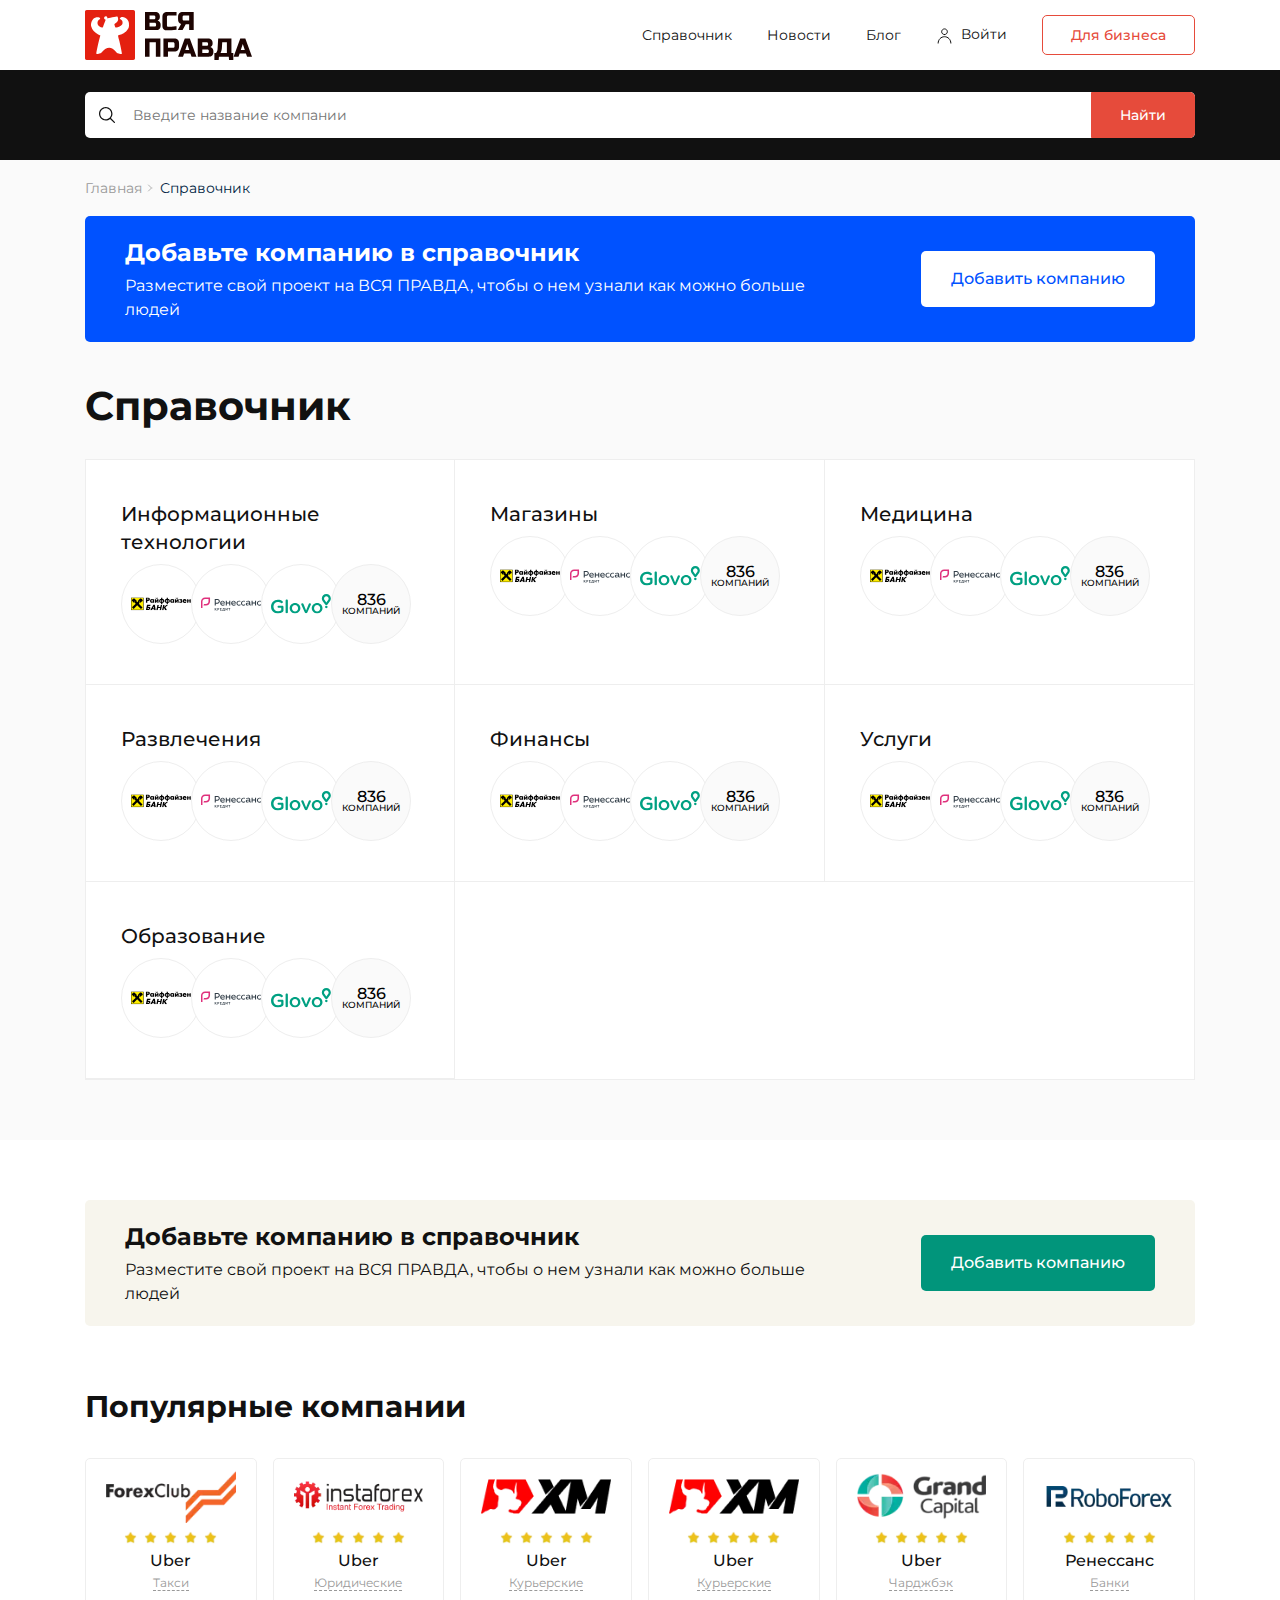
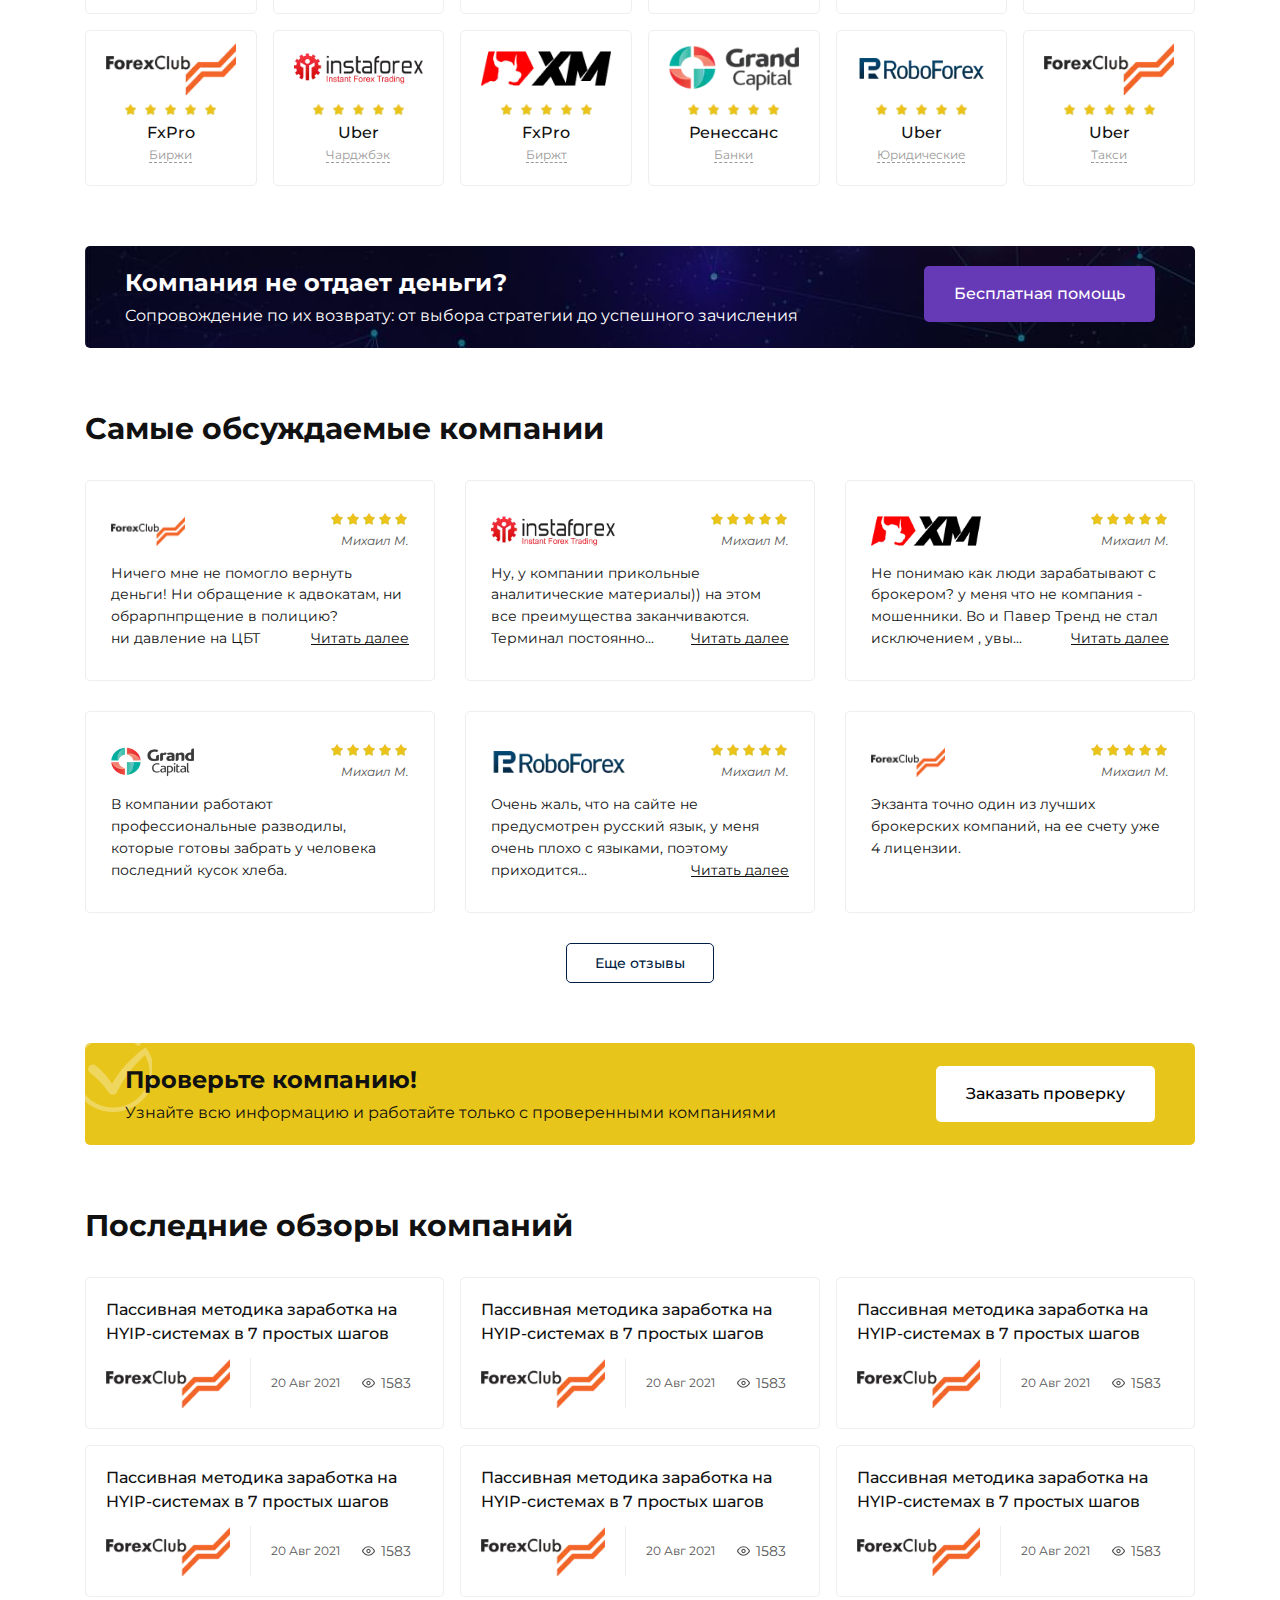
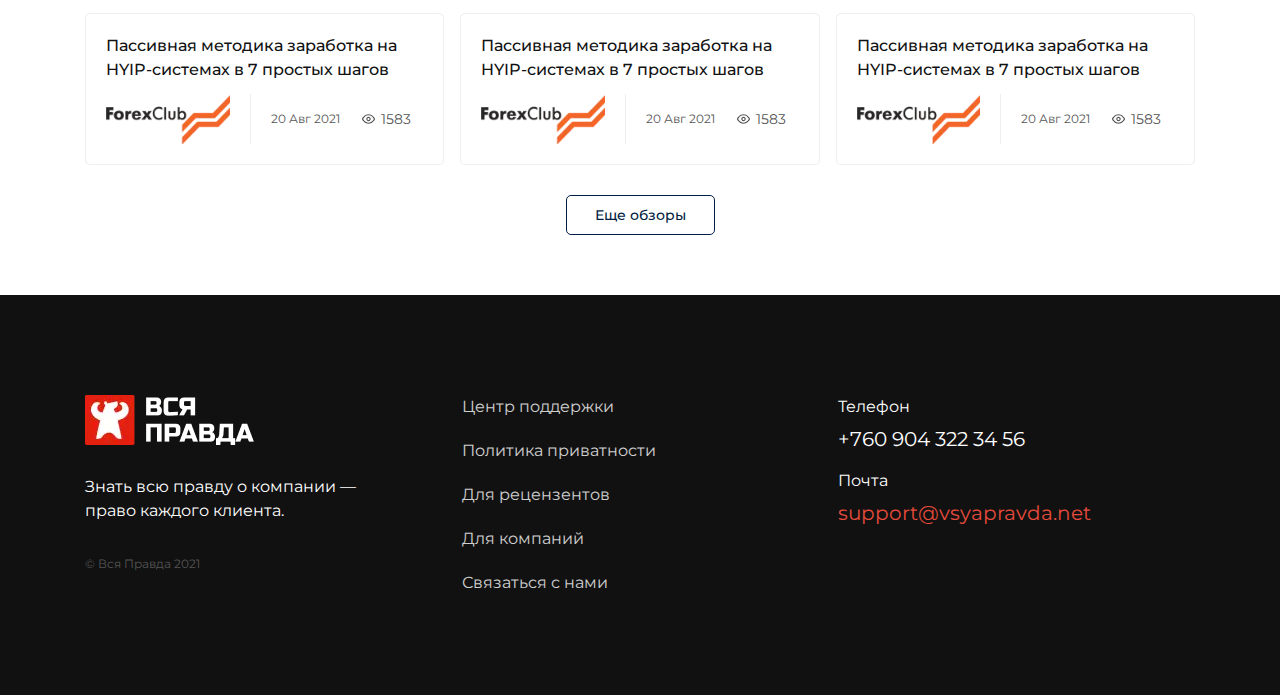
<file: directories.html>
<!DOCTYPE html>
<html lang="en">

<head>
	<title>Directories</title>
	<meta charset="UTF-8">
	<meta name="format-detection" content="telephone=no">
	<style>
		body {
			opacity: 0;
		}
	</style>
	<link rel="stylesheet" href="css/style.min.css?_v=20240501105504">
	<link rel="shortcut icon" href="favicon.ico">
	<!-- <meta name="robots" content="noindex, nofollow"> -->
	<meta name="viewport" content="width=device-width, initial-scale=1.0">
</head>

<body>
	<div class="wrapper">
		<header class="header" data-scroll-show>
			<div class="header__top-wrap" data-lp>
				<div class="header__container">
					<div class="header__top">
						<a href="#" class="header__logo"><img src="img/logo.svg" alt="Logo"></a>
						<div class="header__menu-block">
							<div class="header__menu menu">
								<nav class="menu__body">
									<ul class="menu__list">
										<li class="menu__item"><a href="#" class="menu__link">Справочник</a></li>
										<li class="menu__item"><a href="#" class="menu__link">Новости</a></li>
										<li class="menu__item"><a href="#" class="menu__link">Блог</a></li>
										<li class="menu__item"><a href="#" class="menu__link menu__link_user">Войти</a></li>
									</ul>
								</nav>
							</div>
						</div>
						<a href="#" class="header__btn button" data-da=".header__menu, 479.98, last">Для бизнеса</a>
						<button type="button" class="menu__icon icon-menu"><span></span></button>
					</div>
				</div>
			</div>
			<div class="header__bottom">
				<div class="header__container">
					<form action="#" class="header__form form-search">
						<button type="button" class="form-search__button" aria-label="Найти"></button>
						<div class="form-search__input">
							<input autocomplete="off" type="text" name="form[]" placeholder="Введите название компании" class="input">
						</div>
						<button type="button" class="form-search__btn button button_fill">Найти</button>
					</form>
				</div>
			</div>
		</header>
		<main class="page">
			<section class="page__directories directories-hero">
				<div class="directories-hero__container">
					<div class="directories-hero__breadcrumbs breadcrumbs">
						<a href="#" class="breadcrumbs__item">
							Главная
							<?xml version="1.0" ?>
							<!DOCTYPE svg PUBLIC '-//W3C//DTD SVG 1.1//EN' 'http://www.w3.org/Graphics/SVG/1.1/DTD/svg11.dtd'>
							<svg height="16px" id="Layer_1" style="enable-background:new 0 0 128 128;" version="1.1" viewBox="0 0 128 128" width="8px" xml:space="preserve" xmlns="http://www.w3.org/2000/svg" xmlns:xlink="http://www.w3.org/1999/xlink">
								<g>
									<line style="fill:none;stroke:#999;stroke-width:12;stroke-linecap:square;stroke-miterlimit:10;" x1="40.5" x2="87.5" y1="17" y2="64" />
									<line style="fill:none;stroke:#999;stroke-width:12;stroke-linecap:square;stroke-miterlimit:10;" x1="87.5" x2="40.5" y1="64" y2="111" />
								</g>
							</svg>
						</a>
						<span class="breadcrumbs__item">
							Справочник
						</span>
					</div>
					<a href="#" class="add-company-banner directories-hero__banner banner">
						<div class="add-company-banner__body banner__body">
							<h4 class="add-company-banner__title banner__title">
								Добавьте компанию в справочник
							</h4>
							<div class="add-company-banner__text banner__text">
								<p>Разместите свой проект на ВСЯ ПРАВДА, чтобы о нем узнали как можно больше людей</p>
							</div>
						</div>
						<button type="button" class="add-company-banner__button banner__button">Добавить компанию</button>
					</a>
					<h1 class="directories-hero__title title title_big">Справочник</h1>
					<div class="directories-hero__items section-items">
						<div class="directories-hero__item section-items__item section-item">
							<h3 class="section-item__title">
								<a href="#" class="section-item__link">Информационные технологии</a>
							</h3>
							<div class="item-directories-hero__items section-item__items">
								<a href="#" class="section-item__item">
									<div class="section-item__img"><img src="img/directories/01.svg" alt="Logo"></div>
								</a>
								<a href="#" class="section-item__item">
									<div class="section-item__img"><img src="img/directories/02.svg" alt="Logo"></div>
								</a>
								<a href="#" class="section-item__item">
									<div class="section-item__img"><img src="img/directories/04.svg" alt="Logo"></div>
								</a>
								<div class=" section-item__item section-item__item_count">
									<span>836</span>
									компаний
								</div>
							</div>
						</div>
						<div class="directories-hero__item section-items__item section-item">
							<h3 class="section-item__title">
								<a href="#" class="section-item__link">Магазины</a>
							</h3>
							<div class="item-directories-hero__items section-item__items">
								<a href="#" class="section-item__item">
									<div class="section-item__img"><img src="img/directories/01.svg" alt="Logo"></div>
								</a>
								<a href="#" class="section-item__item">
									<div class="section-item__img"><img src="img/directories/02.svg" alt="Logo"></div>
								</a>
								<a href="#" class="section-item__item">
									<div class="section-item__img"><img src="img/directories/04.svg" alt="Logo"></div>
								</a>
								<div class=" section-item__item section-item__item_count">
									<span>836</span>
									компаний
								</div>
							</div>
						</div>
						<div class="directories-hero__item section-items__item section-item">
							<h3 class="section-item__title">
								<a href="#" class="section-item__link">Медицина</a>
							</h3>
							<div class="item-directories-hero__items section-item__items">
								<a href="#" class="section-item__item">
									<div class="section-item__img"><img src="img/directories/01.svg" alt="Logo"></div>
								</a>
								<a href="#" class="section-item__item">
									<div class="section-item__img"><img src="img/directories/02.svg" alt="Logo"></div>
								</a>
								<a href="#" class="section-item__item">
									<div class="section-item__img"><img src="img/directories/04.svg" alt="Logo"></div>
								</a>
								<div class=" section-item__item section-item__item_count">
									<span>836</span>
									компаний
								</div>
							</div>
						</div>
						<div class="directories-hero__item section-items__item section-item">
							<h3 class="section-item__title">
								<a href="#" class="section-item__link">Развлечения</a>
							</h3>
							<div class="item-directories-hero__items section-item__items">
								<a href="#" class="section-item__item">
									<div class="section-item__img"><img src="img/directories/01.svg" alt="Logo"></div>
								</a>
								<a href="#" class="section-item__item">
									<div class="section-item__img"><img src="img/directories/02.svg" alt="Logo"></div>
								</a>
								<a href="#" class="section-item__item">
									<div class="section-item__img"><img src="img/directories/04.svg" alt="Logo"></div>
								</a>
								<div class=" section-item__item section-item__item_count">
									<span>836</span>
									компаний
								</div>
							</div>
						</div>
						<div class="directories-hero__item section-items__item section-item">
							<h3 class="section-item__title">
								<a href="#" class="section-item__link">Финансы</a>
							</h3>
							<div class="item-directories-hero__items section-item__items">
								<a href="#" class="section-item__item">
									<div class="section-item__img"><img src="img/directories/01.svg" alt="Logo"></div>
								</a>
								<a href="#" class="section-item__item">
									<div class="section-item__img"><img src="img/directories/02.svg" alt="Logo"></div>
								</a>
								<a href="#" class="section-item__item">
									<div class="section-item__img"><img src="img/directories/04.svg" alt="Logo"></div>
								</a>
								<div class=" section-item__item section-item__item_count">
									<span>836</span>
									компаний
								</div>
							</div>
						</div>
						<div class="directories-hero__item section-items__item section-item">
							<h3 class="section-item__title">
								<a href="" class="section-item__link">Услуги</a>
							</h3>
							<div class="item-directories-hero__items section-item__items">
								<a href="#" class="section-item__item">
									<div class="section-item__img"><img src="img/directories/01.svg" alt="Logo"></div>
								</a>
								<a href="#" class="section-item__item">
									<div class="section-item__img"><img src="img/directories/02.svg" alt="Logo"></div>
								</a>
								<a href="#" class="section-item__item">
									<div class="section-item__img"><img src="img/directories/04.svg" alt="Logo"></div>
								</a>
								<div class=" section-item__item section-item__item_count">
									<span>836</span>
									компаний
								</div>
							</div>
						</div>
						<div class="directories-hero__item section-items__item section-item">
							<h3 class="section-item__title">
								<a href="" class="section-item__link">Образование</a>
							</h3>
							<div class="item-directories-hero__items section-item__items">
								<a href="#" class="section-item__item">
									<div class="section-item__img"><img src="img/directories/01.svg" alt="Logo"></div>
								</a>
								<a href="#" class="section-item__item">
									<div class="section-item__img"><img src="img/directories/02.svg" alt="Logo"></div>
								</a>
								<a href="#" class="section-item__item">
									<div class="section-item__img"><img src="img/directories/04.svg" alt="Logo"></div>
								</a>
								<div class=" section-item__item section-item__item_count">
									<span>836</span>
									компаний
								</div>
							</div>
						</div>
					</div>
				</div>
			</section>
			<section class="page__poular-companies popular-companies">
				<div class="popular-companies__container">
					<a href="#" class="popular-companies__banner blocked-account-banner banner">
						<div class="blocked-account-banner__body banner__body ">
							<h4 class="blocked-account-banner__title banner__title">
								Добавьте компанию в справочник
							</h4>
							<div class="blocked-account-banner__text banner__text">
								<p>Разместите свой проект на ВСЯ ПРАВДА, чтобы о нем узнали как можно больше людей</p>
							</div>
						</div>
						<button type="button" class="blocked-account-banner__button banner__button">Добавить компанию</button>
					</a>
					<h2 class="popular-companies__title title">
						Популярные компании
					</h2>
					<div class="popular-companies__body popular-companies-body">
						<div class="popular-companies-body__item">
							<a href="#" class="popular-companies-body__logo">
								<picture><source srcset="img/promo-logos/01.webp" type="image/webp"><img src="img/promo-logos/01.png" alt="Logo"></picture>
							</a>
							<span class="popular-companies-body__rating">
								<picture><source srcset="img/icons/star-gold.webp" type="image/webp"><img src="img/icons/star-gold.png" alt="Star"></picture>
								<picture><source srcset="img/icons/star-gold.webp" type="image/webp"><img src="img/icons/star-gold.png" alt="Star"></picture>
								<picture><source srcset="img/icons/star-gold.webp" type="image/webp"><img src="img/icons/star-gold.png" alt="Star"></picture>
								<picture><source srcset="img/icons/star-gold.webp" type="image/webp"><img src="img/icons/star-gold.png" alt="Star"></picture>
								<picture><source srcset="img/icons/star-gold.webp" type="image/webp"><img src="img/icons/star-gold.png" alt="Star"></picture>
							</span>
							<a href="#" class="popular-companies-body__name">Uber</a>
							<a href="#" class="popular-companies-body__category"><span>Такси</span></a>
						</div>
						<div class="popular-companies-body__item">
							<a href="#" class="popular-companies-body__logo">
								<picture><source srcset="img/promo-logos/02.webp" type="image/webp"><img src="img/promo-logos/02.png" alt="Logo"></picture>
							</a>
							<span class="popular-companies-body__rating">
								<picture><source srcset="img/icons/star-gold.webp" type="image/webp"><img src="img/icons/star-gold.png" alt="Star"></picture>
								<picture><source srcset="img/icons/star-gold.webp" type="image/webp"><img src="img/icons/star-gold.png" alt="Star"></picture>
								<picture><source srcset="img/icons/star-gold.webp" type="image/webp"><img src="img/icons/star-gold.png" alt="Star"></picture>
								<picture><source srcset="img/icons/star-gold.webp" type="image/webp"><img src="img/icons/star-gold.png" alt="Star"></picture>
								<picture><source srcset="img/icons/star-gold.webp" type="image/webp"><img src="img/icons/star-gold.png" alt="Star"></picture>
							</span>
							<a href="#" class="popular-companies-body__name">Uber</a>
							<a href="#" class="popular-companies-body__category"><span>Юридические</span></a>
						</div>
						<div class="popular-companies-body__item">
							<a href="#" class="popular-companies-body__logo">
								<picture><source srcset="img/promo-logos/03.webp" type="image/webp"><img src="img/promo-logos/03.png" alt="Logo"></picture>
							</a>
							<span class="popular-companies-body__rating">
								<picture><source srcset="img/icons/star-gold.webp" type="image/webp"><img src="img/icons/star-gold.png" alt="Star"></picture>
								<picture><source srcset="img/icons/star-gold.webp" type="image/webp"><img src="img/icons/star-gold.png" alt="Star"></picture>
								<picture><source srcset="img/icons/star-gold.webp" type="image/webp"><img src="img/icons/star-gold.png" alt="Star"></picture>
								<picture><source srcset="img/icons/star-gold.webp" type="image/webp"><img src="img/icons/star-gold.png" alt="Star"></picture>
								<picture><source srcset="img/icons/star-gold.webp" type="image/webp"><img src="img/icons/star-gold.png" alt="Star"></picture>
							</span>
							<a href="#" class="popular-companies-body__name">Uber</a>
							<a href="#" class="popular-companies-body__category"><span>Курьерские</span></a>
						</div>
						<div class="popular-companies-body__item">
							<a href="#" class="popular-companies-body__logo">
								<picture><source srcset="img/promo-logos/03.webp" type="image/webp"><img src="img/promo-logos/03.png" alt="Logo"></picture>
							</a>
							<span class="popular-companies-body__rating">
								<picture><source srcset="img/icons/star-gold.webp" type="image/webp"><img src="img/icons/star-gold.png" alt="Star"></picture>
								<picture><source srcset="img/icons/star-gold.webp" type="image/webp"><img src="img/icons/star-gold.png" alt="Star"></picture>
								<picture><source srcset="img/icons/star-gold.webp" type="image/webp"><img src="img/icons/star-gold.png" alt="Star"></picture>
								<picture><source srcset="img/icons/star-gold.webp" type="image/webp"><img src="img/icons/star-gold.png" alt="Star"></picture>
								<picture><source srcset="img/icons/star-gold.webp" type="image/webp"><img src="img/icons/star-gold.png" alt="Star"></picture>
							</span>
							<a href="#" class="popular-companies-body__name">Uber</a>
							<a href="#" class="popular-companies-body__category"><span>Курьерские</span></a>
						</div>
						<div class="popular-companies-body__item">
							<a href="#" class="popular-companies-body__logo">
								<picture><source srcset="img/promo-logos/04.webp" type="image/webp"><img src="img/promo-logos/04.png" alt="Logo"></picture>
							</a>
							<span class="popular-companies-body__rating">
								<picture><source srcset="img/icons/star-gold.webp" type="image/webp"><img src="img/icons/star-gold.png" alt="Star"></picture>
								<picture><source srcset="img/icons/star-gold.webp" type="image/webp"><img src="img/icons/star-gold.png" alt="Star"></picture>
								<picture><source srcset="img/icons/star-gold.webp" type="image/webp"><img src="img/icons/star-gold.png" alt="Star"></picture>
								<picture><source srcset="img/icons/star-gold.webp" type="image/webp"><img src="img/icons/star-gold.png" alt="Star"></picture>
								<picture><source srcset="img/icons/star-gold.webp" type="image/webp"><img src="img/icons/star-gold.png" alt="Star"></picture>
							</span>
							<a href="#" class="popular-companies-body__name">Uber</a>
							<a href="#" class="popular-companies-body__category"><span>Чарджбэк</span></a>
						</div>
						<div class="popular-companies-body__item">
							<a href="#" class="popular-companies-body__logo">
								<picture><source srcset="img/promo-logos/05.webp" type="image/webp"><img src="img/promo-logos/05.png" alt="Logo"></picture>
							</a>
							<span class="popular-companies-body__rating">
								<picture><source srcset="img/icons/star-gold.webp" type="image/webp"><img src="img/icons/star-gold.png" alt="Star"></picture>
								<picture><source srcset="img/icons/star-gold.webp" type="image/webp"><img src="img/icons/star-gold.png" alt="Star"></picture>
								<picture><source srcset="img/icons/star-gold.webp" type="image/webp"><img src="img/icons/star-gold.png" alt="Star"></picture>
								<picture><source srcset="img/icons/star-gold.webp" type="image/webp"><img src="img/icons/star-gold.png" alt="Star"></picture>
								<picture><source srcset="img/icons/star-gold.webp" type="image/webp"><img src="img/icons/star-gold.png" alt="Star"></picture>
							</span>
							<a href="#" class="popular-companies-body__name">Ренессанс</a>
							<a href="#" class="popular-companies-body__category"><span>Банки</span></a>
						</div>
						<div class="popular-companies-body__item">
							<a href="#" class="popular-companies-body__logo">
								<picture><source srcset="img/promo-logos/01.webp" type="image/webp"><img src="img/promo-logos/01.png" alt="Logo"></picture>
							</a>
							<span class="popular-companies-body__rating">
								<picture><source srcset="img/icons/star-gold.webp" type="image/webp"><img src="img/icons/star-gold.png" alt="Star"></picture>
								<picture><source srcset="img/icons/star-gold.webp" type="image/webp"><img src="img/icons/star-gold.png" alt="Star"></picture>
								<picture><source srcset="img/icons/star-gold.webp" type="image/webp"><img src="img/icons/star-gold.png" alt="Star"></picture>
								<picture><source srcset="img/icons/star-gold.webp" type="image/webp"><img src="img/icons/star-gold.png" alt="Star"></picture>
								<picture><source srcset="img/icons/star-gold.webp" type="image/webp"><img src="img/icons/star-gold.png" alt="Star"></picture>
							</span>
							<a href="#" class="popular-companies-body__name">FxPro</a>
							<a href="#" class="popular-companies-body__category"><span>Биржи</span></a>
						</div>
						<div class="popular-companies-body__item">
							<a href="#" class="popular-companies-body__logo">
								<picture><source srcset="img/promo-logos/02.webp" type="image/webp"><img src="img/promo-logos/02.png" alt="Logo"></picture>
							</a>
							<span class="popular-companies-body__rating">
								<picture><source srcset="img/icons/star-gold.webp" type="image/webp"><img src="img/icons/star-gold.png" alt="Star"></picture>
								<picture><source srcset="img/icons/star-gold.webp" type="image/webp"><img src="img/icons/star-gold.png" alt="Star"></picture>
								<picture><source srcset="img/icons/star-gold.webp" type="image/webp"><img src="img/icons/star-gold.png" alt="Star"></picture>
								<picture><source srcset="img/icons/star-gold.webp" type="image/webp"><img src="img/icons/star-gold.png" alt="Star"></picture>
								<picture><source srcset="img/icons/star-gold.webp" type="image/webp"><img src="img/icons/star-gold.png" alt="Star"></picture>
							</span>
							<a href="#" class="popular-companies-body__name">Uber</a>
							<a href="#" class="popular-companies-body__category"><span>Чарджбэк</span></a>
						</div>
						<div class="popular-companies-body__item">
							<a href="#" class="popular-companies-body__logo">
								<picture><source srcset="img/promo-logos/03.webp" type="image/webp"><img src="img/promo-logos/03.png" alt="Logo"></picture>
							</a>
							<span class="popular-companies-body__rating">
								<picture><source srcset="img/icons/star-gold.webp" type="image/webp"><img src="img/icons/star-gold.png" alt="Star"></picture>
								<picture><source srcset="img/icons/star-gold.webp" type="image/webp"><img src="img/icons/star-gold.png" alt="Star"></picture>
								<picture><source srcset="img/icons/star-gold.webp" type="image/webp"><img src="img/icons/star-gold.png" alt="Star"></picture>
								<picture><source srcset="img/icons/star-gold.webp" type="image/webp"><img src="img/icons/star-gold.png" alt="Star"></picture>
								<picture><source srcset="img/icons/star-gold.webp" type="image/webp"><img src="img/icons/star-gold.png" alt="Star"></picture>
							</span>
							<a href="#" class="popular-companies-body__name">FxPro</a>
							<a href="#" class="popular-companies-body__category"><span>Биржт</span></a>
						</div>
						<div class="popular-companies-body__item">
							<a href="#" class="popular-companies-body__logo">
								<picture><source srcset="img/promo-logos/04.webp" type="image/webp"><img src="img/promo-logos/04.png" alt="Logo"></picture>
							</a>
							<span class="popular-companies-body__rating">
								<picture><source srcset="img/icons/star-gold.webp" type="image/webp"><img src="img/icons/star-gold.png" alt="Star"></picture>
								<picture><source srcset="img/icons/star-gold.webp" type="image/webp"><img src="img/icons/star-gold.png" alt="Star"></picture>
								<picture><source srcset="img/icons/star-gold.webp" type="image/webp"><img src="img/icons/star-gold.png" alt="Star"></picture>
								<picture><source srcset="img/icons/star-gold.webp" type="image/webp"><img src="img/icons/star-gold.png" alt="Star"></picture>
								<picture><source srcset="img/icons/star-gold.webp" type="image/webp"><img src="img/icons/star-gold.png" alt="Star"></picture>
							</span>
							<a href="#" class="popular-companies-body__name">Ренессанс</a>
							<a href="#" class="popular-companies-body__category"><span>Банки</span></a>
						</div>
						<div class="popular-companies-body__item">
							<a href="#" class="popular-companies-body__logo">
								<picture><source srcset="img/promo-logos/05.webp" type="image/webp"><img src="img/promo-logos/05.png" alt="Logo"></picture>
							</a>
							<span class="popular-companies-body__rating">
								<picture><source srcset="img/icons/star-gold.webp" type="image/webp"><img src="img/icons/star-gold.png" alt="Star"></picture>
								<picture><source srcset="img/icons/star-gold.webp" type="image/webp"><img src="img/icons/star-gold.png" alt="Star"></picture>
								<picture><source srcset="img/icons/star-gold.webp" type="image/webp"><img src="img/icons/star-gold.png" alt="Star"></picture>
								<picture><source srcset="img/icons/star-gold.webp" type="image/webp"><img src="img/icons/star-gold.png" alt="Star"></picture>
								<picture><source srcset="img/icons/star-gold.webp" type="image/webp"><img src="img/icons/star-gold.png" alt="Star"></picture>
							</span>
							<a href="#" class="popular-companies-body__name">Uber</a>
							<a href="#" class="popular-companies-body__category"><span>Юридические</span></a>
						</div>
						<div class="popular-companies-body__item">
							<a href="#" class="popular-companies-body__logo">
								<picture><source srcset="img/promo-logos/01.webp" type="image/webp"><img src="img/promo-logos/01.png" alt="Logo"></picture>
							</a>
							<span class="popular-companies-body__rating">
								<picture><source srcset="img/icons/star-gold.webp" type="image/webp"><img src="img/icons/star-gold.png" alt="Star"></picture>
								<picture><source srcset="img/icons/star-gold.webp" type="image/webp"><img src="img/icons/star-gold.png" alt="Star"></picture>
								<picture><source srcset="img/icons/star-gold.webp" type="image/webp"><img src="img/icons/star-gold.png" alt="Star"></picture>
								<picture><source srcset="img/icons/star-gold.webp" type="image/webp"><img src="img/icons/star-gold.png" alt="Star"></picture>
								<picture><source srcset="img/icons/star-gold.webp" type="image/webp"><img src="img/icons/star-gold.png" alt="Star"></picture>
							</span>
							<a href="#" class="popular-companies-body__name">Uber</a>
							<a href="#" class="popular-companies-body__category"><span>Такси</span></a>
						</div>
					</div>
				</div>
			</section>
			<section class="page__discussed-companies discussed-companies">
				<div class="discussed-companies__container">
					<a href="#" class="discussed-companies__banner refund-banner banner">
						<div class="refund-banner__body banner__body ">
							<h4 class="refund-banner__title banner__title">
								Компания не отдает деньги?
							</h4>
							<div class="refund-banner__text banner__text">
								<p>Сопровождение по их возврату: от выбора стратегии до успешного зачисления</p>
							</div>
						</div>
						<button type="button" class="refund-banner__button banner__button">Бесплатная помощь</button>
					</a>
					<div class="discussed-companies__title title">
						Самые обсуждаемые компании
					</div>
					<div class="discussed-companies__body">
						<div class="discussed-companies__item">
							<div class="discussed-companies__header">
								<a href="#" class="discussed-companies__logo">
									<picture><source srcset="img/promo-logos/01.webp" type="image/webp"><img src="img/promo-logos/01.png" alt="Logo"></picture>
								</a>
								<div class="discussed-companies__inner">
									<span class="discussed-companies__rating">
										<picture><source srcset="img/icons/star-gold.webp" type="image/webp"><img src="img/icons/star-gold.png" alt="Star"></picture>
										<picture><source srcset="img/icons/star-gold.webp" type="image/webp"><img src="img/icons/star-gold.png" alt="Star"></picture>
										<picture><source srcset="img/icons/star-gold.webp" type="image/webp"><img src="img/icons/star-gold.png" alt="Star"></picture>
										<picture><source srcset="img/icons/star-gold.webp" type="image/webp"><img src="img/icons/star-gold.png" alt="Star"></picture>
										<picture><source srcset="img/icons/star-gold.webp" type="image/webp"><img src="img/icons/star-gold.png" alt="Star"></picture>
									</span>
									<span class="discussed-companies__name">Михаил М.</span>
								</div>
							</div>
							<div class="discussed-companies__review">
								<blockquote>
									Ничего мне не помогло вернуть деньги! Ни обращение к адвокатам, ни обрарпнпрщение в полицию?
									ни давление на ЦБТ
									<a href="#" class="">Читать далее</a>
								</blockquote>
							</div>
						</div>
						<div class="discussed-companies__item">
							<div class="discussed-companies__header">
								<a href="#" class="discussed-companies__logo">
									<picture><source srcset="img/promo-logos/02.webp" type="image/webp"><img src="img/promo-logos/02.png" alt="Logo"></picture>
								</a>
								<div class="discussed-companies__inner">
									<span class="discussed-companies__rating">
										<picture><source srcset="img/icons/star-gold.webp" type="image/webp"><img src="img/icons/star-gold.png" alt="Star"></picture>
										<picture><source srcset="img/icons/star-gold.webp" type="image/webp"><img src="img/icons/star-gold.png" alt="Star"></picture>
										<picture><source srcset="img/icons/star-gold.webp" type="image/webp"><img src="img/icons/star-gold.png" alt="Star"></picture>
										<picture><source srcset="img/icons/star-gold.webp" type="image/webp"><img src="img/icons/star-gold.png" alt="Star"></picture>
										<picture><source srcset="img/icons/star-gold.webp" type="image/webp"><img src="img/icons/star-gold.png" alt="Star"></picture>
									</span>
									<span class="discussed-companies__name">Михаил М.</span>
								</div>
							</div>
							<div class="discussed-companies__review">
								<blockquote>
									Ну, у компании прикольные аналитические материалы)) на этом все преимущества заканчиваются.
									Терминал постоянно...
									<a href="#" class="">Читать далее</a>
								</blockquote>
							</div>
						</div>
						<div class="discussed-companies__item">
							<div class="discussed-companies__header">
								<a href="#" class="discussed-companies__logo">
									<picture><source srcset="img/promo-logos/03.webp" type="image/webp"><img src="img/promo-logos/03.png" alt="Logo"></picture>
								</a>
								<div class="discussed-companies__inner">
									<span class="discussed-companies__rating">
										<picture><source srcset="img/icons/star-gold.webp" type="image/webp"><img src="img/icons/star-gold.png" alt="Star"></picture>
										<picture><source srcset="img/icons/star-gold.webp" type="image/webp"><img src="img/icons/star-gold.png" alt="Star"></picture>
										<picture><source srcset="img/icons/star-gold.webp" type="image/webp"><img src="img/icons/star-gold.png" alt="Star"></picture>
										<picture><source srcset="img/icons/star-gold.webp" type="image/webp"><img src="img/icons/star-gold.png" alt="Star"></picture>
										<picture><source srcset="img/icons/star-gold.webp" type="image/webp"><img src="img/icons/star-gold.png" alt="Star"></picture>
									</span>
									<span class="discussed-companies__name">Михаил М.</span>
								</div>
							</div>
							<div class="discussed-companies__review">
								<blockquote>
									Не понимаю как люди зарабатывают с брокером? у меня что не компания - мошенники. Во и Павер
									Тренд не стал исключением , увы...
									<a href="#" class="">Читать далее</a>
								</blockquote>
							</div>
						</div>
						<div class="discussed-companies__item">
							<div class="discussed-companies__header">
								<a href="#" class="discussed-companies__logo">
									<picture><source srcset="img/promo-logos/04.webp" type="image/webp"><img src="img/promo-logos/04.png" alt="Logo"></picture>
								</a>
								<div class="discussed-companies__inner">
									<span class="discussed-companies__rating">
										<picture><source srcset="img/icons/star-gold.webp" type="image/webp"><img src="img/icons/star-gold.png" alt="Star"></picture>
										<picture><source srcset="img/icons/star-gold.webp" type="image/webp"><img src="img/icons/star-gold.png" alt="Star"></picture>
										<picture><source srcset="img/icons/star-gold.webp" type="image/webp"><img src="img/icons/star-gold.png" alt="Star"></picture>
										<picture><source srcset="img/icons/star-gold.webp" type="image/webp"><img src="img/icons/star-gold.png" alt="Star"></picture>
										<picture><source srcset="img/icons/star-gold.webp" type="image/webp"><img src="img/icons/star-gold.png" alt="Star"></picture>
									</span>
									<span class="discussed-companies__name">Михаил М.</span>
								</div>
							</div>
							<div class="discussed-companies__review">
								<blockquote>
									В компании работают профессиональные разводилы, которые готовы забрать у человека последний
									кусок хлеба.

								</blockquote>
							</div>
						</div>
						<div class="discussed-companies__item">
							<div class="discussed-companies__header">
								<a href="#" class="discussed-companies__logo">
									<picture><source srcset="img/promo-logos/05.webp" type="image/webp"><img src="img/promo-logos/05.png" alt="Logo"></picture>
								</a>
								<div class="discussed-companies__inner">
									<span class="discussed-companies__rating">
										<picture><source srcset="img/icons/star-gold.webp" type="image/webp"><img src="img/icons/star-gold.png" alt="Star"></picture>
										<picture><source srcset="img/icons/star-gold.webp" type="image/webp"><img src="img/icons/star-gold.png" alt="Star"></picture>
										<picture><source srcset="img/icons/star-gold.webp" type="image/webp"><img src="img/icons/star-gold.png" alt="Star"></picture>
										<picture><source srcset="img/icons/star-gold.webp" type="image/webp"><img src="img/icons/star-gold.png" alt="Star"></picture>
										<picture><source srcset="img/icons/star-gold.webp" type="image/webp"><img src="img/icons/star-gold.png" alt="Star"></picture>
									</span>
									<span class="discussed-companies__name">Михаил М.</span>
								</div>
							</div>
							<div class="discussed-companies__review">
								<blockquote>
									Очень жаль, что на сайте не предусмотрен русский язык, у меня очень плохо с языками, поэтому
									приходится...
									<a href="#" class="">Читать далее</a>
								</blockquote>
							</div>
						</div>
						<div class="discussed-companies__item">
							<div class="discussed-companies__header">
								<a href="#" class="discussed-companies__logo">
									<picture><source srcset="img/promo-logos/01.webp" type="image/webp"><img src="img/promo-logos/01.png" alt="Logo"></picture>
								</a>
								<div class="discussed-companies__inner">
									<span class="discussed-companies__rating">
										<picture><source srcset="img/icons/star-gold.webp" type="image/webp"><img src="img/icons/star-gold.png" alt="Star"></picture>
										<picture><source srcset="img/icons/star-gold.webp" type="image/webp"><img src="img/icons/star-gold.png" alt="Star"></picture>
										<picture><source srcset="img/icons/star-gold.webp" type="image/webp"><img src="img/icons/star-gold.png" alt="Star"></picture>
										<picture><source srcset="img/icons/star-gold.webp" type="image/webp"><img src="img/icons/star-gold.png" alt="Star"></picture>
										<picture><source srcset="img/icons/star-gold.webp" type="image/webp"><img src="img/icons/star-gold.png" alt="Star"></picture>
									</span>
									<span class="discussed-companies__name">Михаил М.</span>
								</div>
							</div>
							<div class="discussed-companies__review">
								<blockquote>
									Экзанта точно один из лучших брокерских компаний, на ее счету уже 4 лицензии.
								</blockquote>
							</div>
						</div>
					</div>
					<a href="#" class="discussed-companies__button button button_blue">Еще отзывы</a>
				</div>
			</section>
			<section class="page__last-overviews last-overviews">
				<div class="last-overviews__container">
					<a href="#" class="last-overviews__banner check-company-banner banner">
						<div class="check-company-banner__body banner__body ">
							<h4 class="check-company-banner__title banner__title">
								Проверьте компанию!
							</h4>
							<div class="check-company-banner__text banner__text">
								<p>Узнайте всю информацию и работайте только с проверенными компаниями</p>
							</div>
						</div>
						<button type="button" class="check-company-banner__button banner__button">Заказать проверку</button>
					</a>
					<h2 class="last-overviews__title title">
						Последние обзоры компаний
					</h2>
					<div class="last-overviews__body">
						<div class="last-overviews__item">
							<h4 class="last-overviews__name">
								<a href="#">Пассивная методика заработка на HYIP-системах в 7 простых шагов </a>
							</h4>
							<div class="last-overviews__footer">
								<a href="#" class="last-overviews__logo">
									<picture><source srcset="img/promo-logos/01.webp" type="image/webp"><img src="img/promo-logos/01.png" alt="Logo"></picture>
								</a>
								<time datetime="2021-08-20" class="last-overviews__date">
									20 Авг 2021
								</time>
								<div class="last-overviews__views">
									<svg xmlns="http://www.w3.org/2000/svg" width="17" height="16" viewBox="0 0 17 16" fill="none">
										<path d="M8.50016 4.37004C11.0343 4.37004 12.7625 6.29938 13.5902 7.49519C13.8009 7.79973 13.8009 8.19963 13.5902 8.50417C12.762 9.70073 11.0341 11.6293 8.50016 11.6293C5.96732 11.6293 4.23982 9.71264 3.41145 8.52254C3.19991 8.21863 3.19902 7.81882 3.40893 7.51378C4.23618 6.31157 5.96488 4.37004 8.50016 4.37004ZM8.50016 3.33301C4.87367 3.33301 2.72672 6.45436 2.0593 7.60327C1.90797 7.86376 1.90864 8.17855 2.06111 8.43837C2.7306 9.57923 4.87695 12.6663 8.50016 12.6663C12.125 12.6663 14.2717 9.5621 14.9401 8.41722C15.092 8.15706 15.092 7.84229 14.9401 7.58213C14.2717 6.43725 12.125 3.33301 8.50016 3.33301Z" fill="#555555" />
										<path d="M8.50054 6.88846C9.11318 6.88846 9.61165 7.38693 9.61165 7.99957C9.61165 8.61221 9.11318 9.11068 8.50054 9.11068C7.8879 9.11068 7.38943 8.61221 7.38943 7.99957C7.38943 7.38693 7.8879 6.88846 8.50054 6.88846ZM8.50054 5.77734C7.27332 5.77734 6.27832 6.77234 6.27832 7.99957C6.27832 9.22693 7.27332 10.2218 8.50054 10.2218C9.7279 10.2218 10.7228 9.22693 10.7228 7.99957C10.7228 6.77234 9.7279 5.77734 8.50054 5.77734Z" fill="#555555" />
									</svg>
									1583
								</div>
							</div>
						</div>
						<div class="last-overviews__item">
							<h4 class="last-overviews__name">
								<a href="#">Пассивная методика заработка на HYIP-системах в 7 простых шагов </a>
							</h4>
							<div class="last-overviews__footer">
								<a href="#" class="last-overviews__logo">
									<picture><source srcset="img/promo-logos/01.webp" type="image/webp"><img src="img/promo-logos/01.png" alt="Logo"></picture>
								</a>
								<time datetime="2021-08-20" class="last-overviews__date">
									20 Авг 2021
								</time>
								<div class="last-overviews__views">
									<svg xmlns="http://www.w3.org/2000/svg" width="17" height="16" viewBox="0 0 17 16" fill="none">
										<path d="M8.50016 4.37004C11.0343 4.37004 12.7625 6.29938 13.5902 7.49519C13.8009 7.79973 13.8009 8.19963 13.5902 8.50417C12.762 9.70073 11.0341 11.6293 8.50016 11.6293C5.96732 11.6293 4.23982 9.71264 3.41145 8.52254C3.19991 8.21863 3.19902 7.81882 3.40893 7.51378C4.23618 6.31157 5.96488 4.37004 8.50016 4.37004ZM8.50016 3.33301C4.87367 3.33301 2.72672 6.45436 2.0593 7.60327C1.90797 7.86376 1.90864 8.17855 2.06111 8.43837C2.7306 9.57923 4.87695 12.6663 8.50016 12.6663C12.125 12.6663 14.2717 9.5621 14.9401 8.41722C15.092 8.15706 15.092 7.84229 14.9401 7.58213C14.2717 6.43725 12.125 3.33301 8.50016 3.33301Z" fill="#555555" />
										<path d="M8.50054 6.88846C9.11318 6.88846 9.61165 7.38693 9.61165 7.99957C9.61165 8.61221 9.11318 9.11068 8.50054 9.11068C7.8879 9.11068 7.38943 8.61221 7.38943 7.99957C7.38943 7.38693 7.8879 6.88846 8.50054 6.88846ZM8.50054 5.77734C7.27332 5.77734 6.27832 6.77234 6.27832 7.99957C6.27832 9.22693 7.27332 10.2218 8.50054 10.2218C9.7279 10.2218 10.7228 9.22693 10.7228 7.99957C10.7228 6.77234 9.7279 5.77734 8.50054 5.77734Z" fill="#555555" />
									</svg>
									1583
								</div>
							</div>
						</div>
						<div class="last-overviews__item">
							<h4 class="last-overviews__name">
								<a href="#">Пассивная методика заработка на HYIP-системах в 7 простых шагов </a>
							</h4>
							<div class="last-overviews__footer">
								<a href="#" class="last-overviews__logo">
									<picture><source srcset="img/promo-logos/01.webp" type="image/webp"><img src="img/promo-logos/01.png" alt="Logo"></picture>
								</a>
								<time datetime="2021-08-20" class="last-overviews__date">
									20 Авг 2021
								</time>
								<div class="last-overviews__views">
									<svg xmlns="http://www.w3.org/2000/svg" width="17" height="16" viewBox="0 0 17 16" fill="none">
										<path d="M8.50016 4.37004C11.0343 4.37004 12.7625 6.29938 13.5902 7.49519C13.8009 7.79973 13.8009 8.19963 13.5902 8.50417C12.762 9.70073 11.0341 11.6293 8.50016 11.6293C5.96732 11.6293 4.23982 9.71264 3.41145 8.52254C3.19991 8.21863 3.19902 7.81882 3.40893 7.51378C4.23618 6.31157 5.96488 4.37004 8.50016 4.37004ZM8.50016 3.33301C4.87367 3.33301 2.72672 6.45436 2.0593 7.60327C1.90797 7.86376 1.90864 8.17855 2.06111 8.43837C2.7306 9.57923 4.87695 12.6663 8.50016 12.6663C12.125 12.6663 14.2717 9.5621 14.9401 8.41722C15.092 8.15706 15.092 7.84229 14.9401 7.58213C14.2717 6.43725 12.125 3.33301 8.50016 3.33301Z" fill="#555555" />
										<path d="M8.50054 6.88846C9.11318 6.88846 9.61165 7.38693 9.61165 7.99957C9.61165 8.61221 9.11318 9.11068 8.50054 9.11068C7.8879 9.11068 7.38943 8.61221 7.38943 7.99957C7.38943 7.38693 7.8879 6.88846 8.50054 6.88846ZM8.50054 5.77734C7.27332 5.77734 6.27832 6.77234 6.27832 7.99957C6.27832 9.22693 7.27332 10.2218 8.50054 10.2218C9.7279 10.2218 10.7228 9.22693 10.7228 7.99957C10.7228 6.77234 9.7279 5.77734 8.50054 5.77734Z" fill="#555555" />
									</svg>
									1583
								</div>
							</div>
						</div>
						<div class="last-overviews__item">
							<h4 class="last-overviews__name">
								<a href="#">Пассивная методика заработка на HYIP-системах в 7 простых шагов </a>
							</h4>
							<div class="last-overviews__footer">
								<a href="#" class="last-overviews__logo">
									<picture><source srcset="img/promo-logos/01.webp" type="image/webp"><img src="img/promo-logos/01.png" alt="Logo"></picture>
								</a>
								<time datetime="2021-08-20" class="last-overviews__date">
									20 Авг 2021
								</time>
								<div class="last-overviews__views">
									<svg xmlns="http://www.w3.org/2000/svg" width="17" height="16" viewBox="0 0 17 16" fill="none">
										<path d="M8.50016 4.37004C11.0343 4.37004 12.7625 6.29938 13.5902 7.49519C13.8009 7.79973 13.8009 8.19963 13.5902 8.50417C12.762 9.70073 11.0341 11.6293 8.50016 11.6293C5.96732 11.6293 4.23982 9.71264 3.41145 8.52254C3.19991 8.21863 3.19902 7.81882 3.40893 7.51378C4.23618 6.31157 5.96488 4.37004 8.50016 4.37004ZM8.50016 3.33301C4.87367 3.33301 2.72672 6.45436 2.0593 7.60327C1.90797 7.86376 1.90864 8.17855 2.06111 8.43837C2.7306 9.57923 4.87695 12.6663 8.50016 12.6663C12.125 12.6663 14.2717 9.5621 14.9401 8.41722C15.092 8.15706 15.092 7.84229 14.9401 7.58213C14.2717 6.43725 12.125 3.33301 8.50016 3.33301Z" fill="#555555" />
										<path d="M8.50054 6.88846C9.11318 6.88846 9.61165 7.38693 9.61165 7.99957C9.61165 8.61221 9.11318 9.11068 8.50054 9.11068C7.8879 9.11068 7.38943 8.61221 7.38943 7.99957C7.38943 7.38693 7.8879 6.88846 8.50054 6.88846ZM8.50054 5.77734C7.27332 5.77734 6.27832 6.77234 6.27832 7.99957C6.27832 9.22693 7.27332 10.2218 8.50054 10.2218C9.7279 10.2218 10.7228 9.22693 10.7228 7.99957C10.7228 6.77234 9.7279 5.77734 8.50054 5.77734Z" fill="#555555" />
									</svg>
									1583
								</div>
							</div>
						</div>
						<div class="last-overviews__item">
							<h4 class="last-overviews__name">
								<a href="#">Пассивная методика заработка на HYIP-системах в 7 простых шагов </a>
							</h4>
							<div class="last-overviews__footer">
								<a href="#" class="last-overviews__logo">
									<picture><source srcset="img/promo-logos/01.webp" type="image/webp"><img src="img/promo-logos/01.png" alt="Logo"></picture>
								</a>
								<time datetime="2021-08-20" class="last-overviews__date">
									20 Авг 2021
								</time>
								<div class="last-overviews__views">
									<svg xmlns="http://www.w3.org/2000/svg" width="17" height="16" viewBox="0 0 17 16" fill="none">
										<path d="M8.50016 4.37004C11.0343 4.37004 12.7625 6.29938 13.5902 7.49519C13.8009 7.79973 13.8009 8.19963 13.5902 8.50417C12.762 9.70073 11.0341 11.6293 8.50016 11.6293C5.96732 11.6293 4.23982 9.71264 3.41145 8.52254C3.19991 8.21863 3.19902 7.81882 3.40893 7.51378C4.23618 6.31157 5.96488 4.37004 8.50016 4.37004ZM8.50016 3.33301C4.87367 3.33301 2.72672 6.45436 2.0593 7.60327C1.90797 7.86376 1.90864 8.17855 2.06111 8.43837C2.7306 9.57923 4.87695 12.6663 8.50016 12.6663C12.125 12.6663 14.2717 9.5621 14.9401 8.41722C15.092 8.15706 15.092 7.84229 14.9401 7.58213C14.2717 6.43725 12.125 3.33301 8.50016 3.33301Z" fill="#555555" />
										<path d="M8.50054 6.88846C9.11318 6.88846 9.61165 7.38693 9.61165 7.99957C9.61165 8.61221 9.11318 9.11068 8.50054 9.11068C7.8879 9.11068 7.38943 8.61221 7.38943 7.99957C7.38943 7.38693 7.8879 6.88846 8.50054 6.88846ZM8.50054 5.77734C7.27332 5.77734 6.27832 6.77234 6.27832 7.99957C6.27832 9.22693 7.27332 10.2218 8.50054 10.2218C9.7279 10.2218 10.7228 9.22693 10.7228 7.99957C10.7228 6.77234 9.7279 5.77734 8.50054 5.77734Z" fill="#555555" />
									</svg>
									1583
								</div>
							</div>
						</div>
						<div class="last-overviews__item">
							<h4 class="last-overviews__name">
								<a href="#">Пассивная методика заработка на HYIP-системах в 7 простых шагов </a>
							</h4>
							<div class="last-overviews__footer">
								<a href="#" class="last-overviews__logo">
									<picture><source srcset="img/promo-logos/01.webp" type="image/webp"><img src="img/promo-logos/01.png" alt="Logo"></picture>
								</a>
								<time datetime="2021-08-20" class="last-overviews__date">
									20 Авг 2021
								</time>
								<div class="last-overviews__views">
									<svg xmlns="http://www.w3.org/2000/svg" width="17" height="16" viewBox="0 0 17 16" fill="none">
										<path d="M8.50016 4.37004C11.0343 4.37004 12.7625 6.29938 13.5902 7.49519C13.8009 7.79973 13.8009 8.19963 13.5902 8.50417C12.762 9.70073 11.0341 11.6293 8.50016 11.6293C5.96732 11.6293 4.23982 9.71264 3.41145 8.52254C3.19991 8.21863 3.19902 7.81882 3.40893 7.51378C4.23618 6.31157 5.96488 4.37004 8.50016 4.37004ZM8.50016 3.33301C4.87367 3.33301 2.72672 6.45436 2.0593 7.60327C1.90797 7.86376 1.90864 8.17855 2.06111 8.43837C2.7306 9.57923 4.87695 12.6663 8.50016 12.6663C12.125 12.6663 14.2717 9.5621 14.9401 8.41722C15.092 8.15706 15.092 7.84229 14.9401 7.58213C14.2717 6.43725 12.125 3.33301 8.50016 3.33301Z" fill="#555555" />
										<path d="M8.50054 6.88846C9.11318 6.88846 9.61165 7.38693 9.61165 7.99957C9.61165 8.61221 9.11318 9.11068 8.50054 9.11068C7.8879 9.11068 7.38943 8.61221 7.38943 7.99957C7.38943 7.38693 7.8879 6.88846 8.50054 6.88846ZM8.50054 5.77734C7.27332 5.77734 6.27832 6.77234 6.27832 7.99957C6.27832 9.22693 7.27332 10.2218 8.50054 10.2218C9.7279 10.2218 10.7228 9.22693 10.7228 7.99957C10.7228 6.77234 9.7279 5.77734 8.50054 5.77734Z" fill="#555555" />
									</svg>
									1583
								</div>
							</div>
						</div>
						<div class="last-overviews__item">
							<h4 class="last-overviews__name">
								<a href="#">Пассивная методика заработка на HYIP-системах в 7 простых шагов </a>
							</h4>
							<div class="last-overviews__footer">
								<a href="#" class="last-overviews__logo">
									<picture><source srcset="img/promo-logos/01.webp" type="image/webp"><img src="img/promo-logos/01.png" alt="Logo"></picture>
								</a>
								<time datetime="2021-08-20" class="last-overviews__date">
									20 Авг 2021
								</time>
								<div class="last-overviews__views">
									<svg xmlns="http://www.w3.org/2000/svg" width="17" height="16" viewBox="0 0 17 16" fill="none">
										<path d="M8.50016 4.37004C11.0343 4.37004 12.7625 6.29938 13.5902 7.49519C13.8009 7.79973 13.8009 8.19963 13.5902 8.50417C12.762 9.70073 11.0341 11.6293 8.50016 11.6293C5.96732 11.6293 4.23982 9.71264 3.41145 8.52254C3.19991 8.21863 3.19902 7.81882 3.40893 7.51378C4.23618 6.31157 5.96488 4.37004 8.50016 4.37004ZM8.50016 3.33301C4.87367 3.33301 2.72672 6.45436 2.0593 7.60327C1.90797 7.86376 1.90864 8.17855 2.06111 8.43837C2.7306 9.57923 4.87695 12.6663 8.50016 12.6663C12.125 12.6663 14.2717 9.5621 14.9401 8.41722C15.092 8.15706 15.092 7.84229 14.9401 7.58213C14.2717 6.43725 12.125 3.33301 8.50016 3.33301Z" fill="#555555" />
										<path d="M8.50054 6.88846C9.11318 6.88846 9.61165 7.38693 9.61165 7.99957C9.61165 8.61221 9.11318 9.11068 8.50054 9.11068C7.8879 9.11068 7.38943 8.61221 7.38943 7.99957C7.38943 7.38693 7.8879 6.88846 8.50054 6.88846ZM8.50054 5.77734C7.27332 5.77734 6.27832 6.77234 6.27832 7.99957C6.27832 9.22693 7.27332 10.2218 8.50054 10.2218C9.7279 10.2218 10.7228 9.22693 10.7228 7.99957C10.7228 6.77234 9.7279 5.77734 8.50054 5.77734Z" fill="#555555" />
									</svg>
									1583
								</div>
							</div>
						</div>
						<div class="last-overviews__item">
							<h4 class="last-overviews__name">
								<a href="#">Пассивная методика заработка на HYIP-системах в 7 простых шагов </a>
							</h4>
							<div class="last-overviews__footer">
								<a href="#" class="last-overviews__logo">
									<picture><source srcset="img/promo-logos/01.webp" type="image/webp"><img src="img/promo-logos/01.png" alt="Logo"></picture>
								</a>
								<time datetime="2021-08-20" class="last-overviews__date">
									20 Авг 2021
								</time>
								<div class="last-overviews__views">
									<svg xmlns="http://www.w3.org/2000/svg" width="17" height="16" viewBox="0 0 17 16" fill="none">
										<path d="M8.50016 4.37004C11.0343 4.37004 12.7625 6.29938 13.5902 7.49519C13.8009 7.79973 13.8009 8.19963 13.5902 8.50417C12.762 9.70073 11.0341 11.6293 8.50016 11.6293C5.96732 11.6293 4.23982 9.71264 3.41145 8.52254C3.19991 8.21863 3.19902 7.81882 3.40893 7.51378C4.23618 6.31157 5.96488 4.37004 8.50016 4.37004ZM8.50016 3.33301C4.87367 3.33301 2.72672 6.45436 2.0593 7.60327C1.90797 7.86376 1.90864 8.17855 2.06111 8.43837C2.7306 9.57923 4.87695 12.6663 8.50016 12.6663C12.125 12.6663 14.2717 9.5621 14.9401 8.41722C15.092 8.15706 15.092 7.84229 14.9401 7.58213C14.2717 6.43725 12.125 3.33301 8.50016 3.33301Z" fill="#555555" />
										<path d="M8.50054 6.88846C9.11318 6.88846 9.61165 7.38693 9.61165 7.99957C9.61165 8.61221 9.11318 9.11068 8.50054 9.11068C7.8879 9.11068 7.38943 8.61221 7.38943 7.99957C7.38943 7.38693 7.8879 6.88846 8.50054 6.88846ZM8.50054 5.77734C7.27332 5.77734 6.27832 6.77234 6.27832 7.99957C6.27832 9.22693 7.27332 10.2218 8.50054 10.2218C9.7279 10.2218 10.7228 9.22693 10.7228 7.99957C10.7228 6.77234 9.7279 5.77734 8.50054 5.77734Z" fill="#555555" />
									</svg>
									1583
								</div>
							</div>
						</div>
						<div class="last-overviews__item">
							<h4 class="last-overviews__name">
								<a href="#">Пассивная методика заработка на HYIP-системах в 7 простых шагов </a>
							</h4>
							<div class="last-overviews__footer">
								<a href="#" class="last-overviews__logo">
									<picture><source srcset="img/promo-logos/01.webp" type="image/webp"><img src="img/promo-logos/01.png" alt="Logo"></picture>
								</a>
								<time datetime="2021-08-20" class="last-overviews__date">
									20 Авг 2021
								</time>
								<div class="last-overviews__views">
									<svg xmlns="http://www.w3.org/2000/svg" width="17" height="16" viewBox="0 0 17 16" fill="none">
										<path d="M8.50016 4.37004C11.0343 4.37004 12.7625 6.29938 13.5902 7.49519C13.8009 7.79973 13.8009 8.19963 13.5902 8.50417C12.762 9.70073 11.0341 11.6293 8.50016 11.6293C5.96732 11.6293 4.23982 9.71264 3.41145 8.52254C3.19991 8.21863 3.19902 7.81882 3.40893 7.51378C4.23618 6.31157 5.96488 4.37004 8.50016 4.37004ZM8.50016 3.33301C4.87367 3.33301 2.72672 6.45436 2.0593 7.60327C1.90797 7.86376 1.90864 8.17855 2.06111 8.43837C2.7306 9.57923 4.87695 12.6663 8.50016 12.6663C12.125 12.6663 14.2717 9.5621 14.9401 8.41722C15.092 8.15706 15.092 7.84229 14.9401 7.58213C14.2717 6.43725 12.125 3.33301 8.50016 3.33301Z" fill="#555555" />
										<path d="M8.50054 6.88846C9.11318 6.88846 9.61165 7.38693 9.61165 7.99957C9.61165 8.61221 9.11318 9.11068 8.50054 9.11068C7.8879 9.11068 7.38943 8.61221 7.38943 7.99957C7.38943 7.38693 7.8879 6.88846 8.50054 6.88846ZM8.50054 5.77734C7.27332 5.77734 6.27832 6.77234 6.27832 7.99957C6.27832 9.22693 7.27332 10.2218 8.50054 10.2218C9.7279 10.2218 10.7228 9.22693 10.7228 7.99957C10.7228 6.77234 9.7279 5.77734 8.50054 5.77734Z" fill="#555555" />
									</svg>
									1583
								</div>
							</div>
						</div>
					</div>
					<a href="#" class="last-overviews__button button button_blue">Еще обзоры</a>
				</div>
			</section>
		</main>
		<!-- Стилі для body -->
		<style>
			.lock body {
				overflow: hidden;
				touch-action: none;
				overscroll-behavior: none;
			}

			.loading body {
				opacity: 0;
				visibility: hidden;
			}

			.loaded body {
				transition: opacity 0.5s ease 0s;
				opacity: 1;
				visibility: visible;
			}
		</style>
		<div id="fls-preloader">
			<!-- Документація: https://template.fls.guru/template-docs/modul-preloader.html -->
			<!-- Стилі для прелоадера -->
			<style>
				* {
					padding: 0px;
					margin: 0px;
					border: 0px;
				}

				*,
				*:before,
				*:after {
					box-sizing: border-box;
				}

				html {
					overflow: hidden;
					touch-action: none;
					overscroll-behavior: none;
				}

				/* Головний блок */
				.fls-preloader {
					pointer-events: none;
					z-index: -1;
					position: fixed;
					width: 100%;
					height: 100%;
					top: 0;
					left: 0;
					display: flex;
					justify-content: center;
					align-items: center;
				}

				/* Блок з елементами */
				.fls-preloader__body {
					padding: 0.93rem;
					max-width: 31.25rem;
					display: flex;
					flex-direction: column;
				}

				/* Блок з лічильником */
				.fls-preloader__counter {
					font-size: 10rem;
				}

				/* Прогресбар */
				.fls-preloader__line {}

				/* Лінія прогресбару */
				.fls-preloader__line span {
					display: inline-block;
					transition: width 0.2s ease;
					height: 0.8rem;
					background-color: #7A956B;
				}
			</style>
			<!-- Скріпт прелоадера -->
			<script>
				function preloader() {
					const preloaderImages = document.querySelector('[data-preloader]') ? document.querySelectorAll('[data-preloader] img') : document.querySelectorAll('img');
					const preloaderContainer = document.querySelector('#fls-preloader');
					if (preloaderImages.length) {
						const preloaderTemplate = `
					<div class="fls-preloader">
						<div class="fls-preloader__body">
							<div class="fls-preloader__counter">0%</div>
							<div class="fls-preloader__line"><span></span></div>
						</div>
					</div>`;
						document.querySelector('html').insertAdjacentHTML("beforeend", preloaderTemplate);

						const
							preloader = document.querySelector('.fls-preloader'),
							showPecentLoad = document.querySelector('.fls-preloader__counter'),
							showLineLoad = document.querySelector('.fls-preloader__line span'),
							htmlDocument = document.documentElement;

						let imagesLoadedCount = counter = progress = 0;

						htmlDocument.classList.add('loading');
						htmlDocument.classList.add('lock');

						preloaderImages.forEach(preloaderImage => {
							const imgClone = document.createElement('img');
							if (imgClone) {
								imgClone.onload = imageLoaded;
								imgClone.onerror = imageLoaded;
								preloaderImage.dataset.src ? imgClone.src = preloaderImage.dataset.src : imgClone.src = preloaderImage.src;
							}
						});

						function setValueProgress(progress) {
							showPecentLoad ? showPecentLoad.innerText = `${progress}%` : null;
							showLineLoad ? showLineLoad.style.width = `${progress}%` : null;
						}
						showPecentLoad ? setValueProgress(progress) : null;

						function imageLoaded() {
							imagesLoadedCount++;
							progress = Math.round((100 / preloaderImages.length) * imagesLoadedCount);
							const intervalId = setInterval(() => {
								counter >= progress ? clearInterval(intervalId) : setValueProgress(++counter);
								counter >= 100 ? addLoadedClass() : null;
							}, 10);
						}

						function addLoadedClass() {
							htmlDocument.classList.add('loaded');
							htmlDocument.classList.remove('lock');
							htmlDocument.classList.remove('loading');
							setInterval(() => {
								preloader.remove();
								preloaderContainer.remove();
							}, 500);
						}
					} else {
						preloaderContainer.remove();
					}
				}
				preloader();
			</script>
		</div>
		<div id="bonusPopup" aria-hidden="true" class="popup bonus-popup">
			<div class="popup__wrapper bonus-popup__wrapper">
				<div class="popup__content bonus-popup__content">
					<button data-close type="button" class="bonus-popup__close popup__close"></button>
					<div class="bonus-popup__img">
						<picture><source srcset="img/bonus-popup-img.webp" type="image/webp"><img src="img/bonus-popup-img.png" aria-hidden="true" alt=""></picture>
					</div>
					<h3 class="bonus-popup__title">Сейчас лучшее время для старта!</h3>
					<div class="popup__text bonus-popup__text">
						<p>Открывайте счет и получайте бонус к первому депозиту</p>
					</div>
					<a href="#" class="bonus-popup__button button button_fill">Получить бонус</a>
				</div>
			</div>
		</div>
		<div id="forexBrokerPopup" aria-hidden="true" class="popup form-popup">
			<div class="popup__wrapper form-popup__wrapper">
				<div class="popup__content form-popup__content">
					<button data-close type="button" class="form-popup__close popup__close"></button>
					<form action="3" class="form-popup__form">
						<h3 class="form-popup__title">Возникли трудности
							с подбором брокера</h3>
						<div class="form-popup__text">
							<p>Получите бесплатную консультацию от экспертов по финансовым вопросам</p>
						</div>
						<div class="form-popup__input">
							<label class="form-popup__label" for="namePopup">Ваше имя</label>
							<input id="namePopup" autocomplete="off" data-required data-error="Заполните это поле" type="text" name="form[]" placeholder="Введите имя" class="input">
						</div>
						<div class="form-popup__input">
							<label class="form-popup__label" for="emailPopup">Электронная почта</label>
							<input id="emailPopup" autocomplete="off" type="text" name="form[]" data-required="email" data-error="Введите правильный адрес" placeholder="Введите электронную почту" class="input">
						</div>
						<div class="form-popup__input">
							<label class="form-popup__label" for="phonePopu">Номер телефона</label>
							<input id="phonePopu" autocomplete="off" type="text" name="form[]" data-required data-inputmask="'mask': '+7(999)999-99-99'" data-error="Заполните это поле" placeholder="Введите номер телефона" class="input tel">
						</div>
						<button type="submit" class="form-popup__button button button_fill">Подобрать брокера</button>
					</form>
				</div>
			</div>
		</div>
		<footer class="footer">
			<div class="footer__container">
				<div class="footer__body">
					<div class="footer__item footer__item_1">
						<a href="" class="footer__logo"><picture><source srcset="img/footer-logo.webp" type="image/webp"><img src="img/footer-logo.png" alt="Logo"></picture></a>
						<div class="footer__text">
							<p>Знать всю правду о компании — право каждого клиента.</p>
						</div>
						<div class="footer__copy" data-da=".footer__container, 767.8, last">
							<small>© Вся Правда 2021</small>
						</div>
					</div>
					<div class="footer__item footer__item_2">
						<div class="menu-footer__nav">
							<ul class="footer__menu menu-footer">
								<li class="menu-footer__item">
									<a href="#" class="menu-footer__link">Центр поддержки</a>
								</li>
								<li class="menu-footer__item">
									<a href="#" class="menu-footer__link">Политика приватности</a>
								</li>
								<li class="menu-footer__item">
									<a href="#" class="menu-footer__link">Для рецензентов</a>
								</li>
								<li class="menu-footer__item">
									<a href="#" class="menu-footer__link">Для компаний</a>
								</li>
								<li class="menu-footer__item">
									<a href="#" class="menu-footer__link">Связаться с нами</a>
								</li>
							</ul>
						</div>
					</div>
					<dl class="footer__item footer__item_3">
						<div class="footer__desc-block">
							<dt class="footer__name">
								Телефон
							</dt>
							<dd class="footer__data"><a href="tel:+7609043223456" class="footer__data-link">+760 904 322 34 56</a></dd>
						</div>
						<div class="footer__desc-block">
							<dt class="footer__name">
								Почта
							</dt>
							<dd class="footer__data"><a href="mailto:support@vsyapravda.net" class="footer__data-link footer__data-link_red">support@vsyapravda.net</a></dd>
						</div>
					</dl>
				</div>
			</div>
		</footer>
	</div>
	<script src="js/app.min.js?_v=20240501105504"></script>
</body>

</html>
</file>
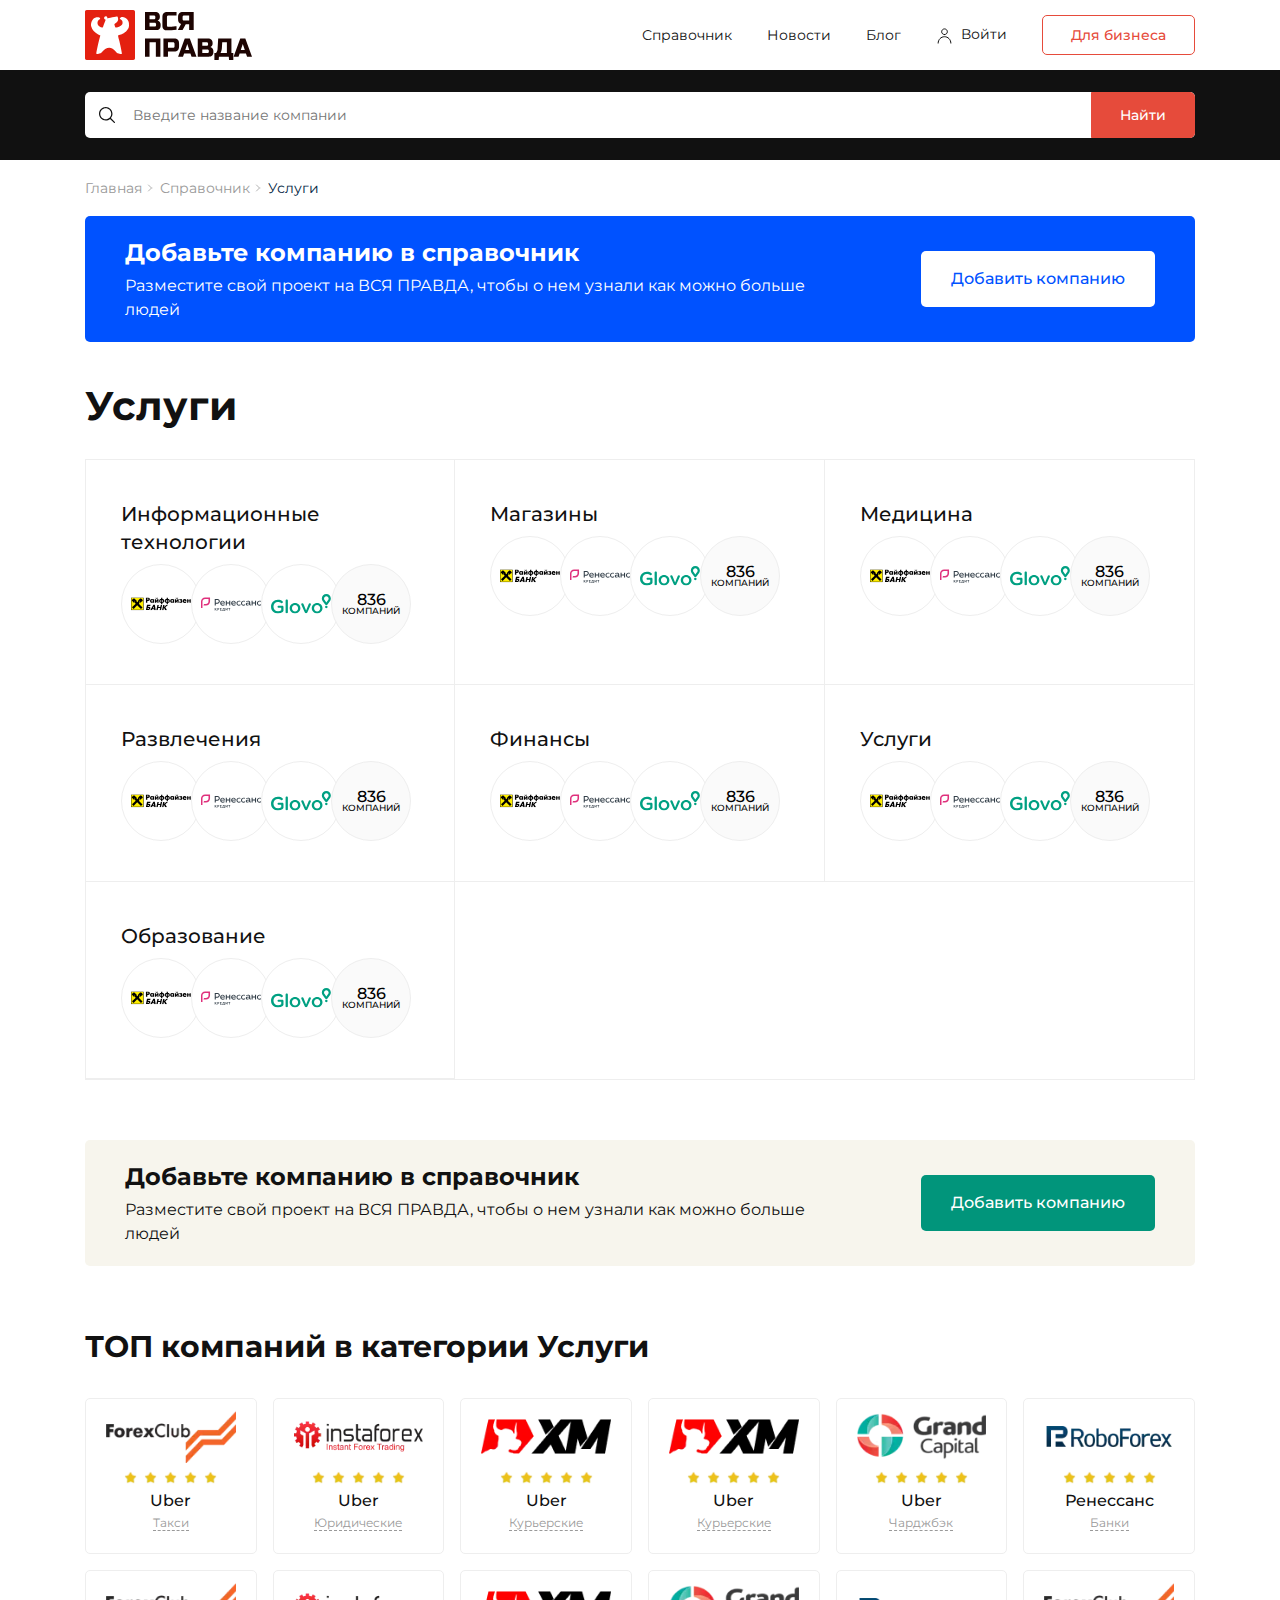
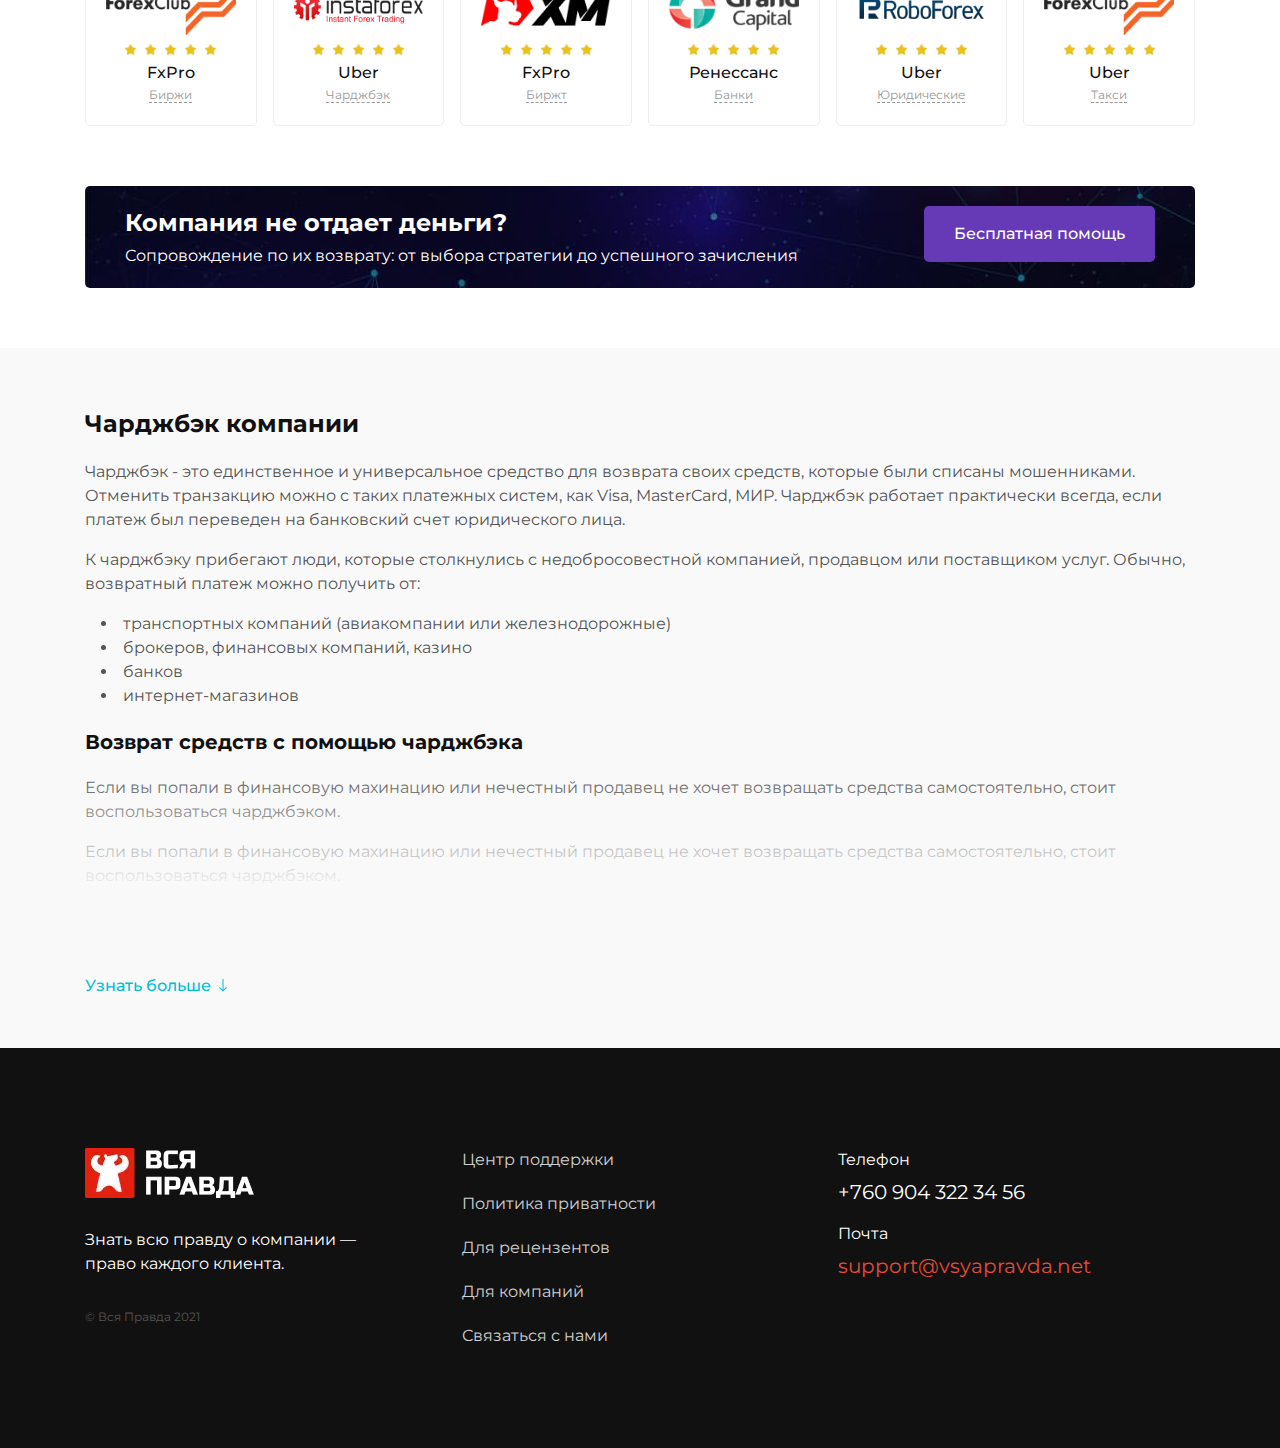
<file: directory.html>
<!DOCTYPE html>
<html lang="en">

<head>
	<title>Directory</title>
	<meta charset="UTF-8">
	<meta name="format-detection" content="telephone=no">
	<style>
		body {
			opacity: 0;
		}
	</style>
	<link rel="stylesheet" href="css/style.min.css?_v=20240501105504">
	<link rel="shortcut icon" href="favicon.ico">
	<!-- <meta name="robots" content="noindex, nofollow"> -->
	<meta name="viewport" content="width=device-width, initial-scale=1.0">
</head>

<body>
	<div class="wrapper">
		<header class="header" data-scroll-show>
			<div class="header__top-wrap" data-lp>
				<div class="header__container">
					<div class="header__top">
						<a href="#" class="header__logo"><img src="img/logo.svg" alt="Logo"></a>
						<div class="header__menu-block">
							<div class="header__menu menu">
								<nav class="menu__body">
									<ul class="menu__list">
										<li class="menu__item"><a href="#" class="menu__link">Справочник</a></li>
										<li class="menu__item"><a href="#" class="menu__link">Новости</a></li>
										<li class="menu__item"><a href="#" class="menu__link">Блог</a></li>
										<li class="menu__item"><a href="#" class="menu__link menu__link_user">Войти</a></li>
									</ul>
								</nav>
							</div>
						</div>
						<a href="#" class="header__btn button" data-da=".header__menu, 479.98, last">Для бизнеса</a>
						<button type="button" class="menu__icon icon-menu"><span></span></button>
					</div>
				</div>
			</div>
			<div class="header__bottom">
				<div class="header__container">
					<form action="#" class="header__form form-search">
						<button type="button" class="form-search__button" aria-label="Найти"></button>
						<div class="form-search__input">
							<input autocomplete="off" type="text" name="form[]" placeholder="Введите название компании" class="input">
						</div>
						<button type="button" class="form-search__btn button button_fill">Найти</button>
					</form>
				</div>
			</div>
		</header>
		<main class="page">
			<section class="page__directory-hero directory-hero">
				<div class="directory-hero__container">
					<div class="directory-hero__breadcrumbs breadcrumbs">
						<a href="#" class="breadcrumbs__item">
							Главная
							<?xml version="1.0" ?>
							<!DOCTYPE svg PUBLIC '-//W3C//DTD SVG 1.1//EN' 'http://www.w3.org/Graphics/SVG/1.1/DTD/svg11.dtd'>
							<svg height="16px" id="Layer_1" style="enable-background:new 0 0 128 128;" version="1.1" viewBox="0 0 128 128" width="8px" xml:space="preserve" xmlns="http://www.w3.org/2000/svg" xmlns:xlink="http://www.w3.org/1999/xlink">
								<g>
									<line style="fill:none;stroke:#999;stroke-width:12;stroke-linecap:square;stroke-miterlimit:10;" x1="40.5" x2="87.5" y1="17" y2="64" />
									<line style="fill:none;stroke:#999;stroke-width:12;stroke-linecap:square;stroke-miterlimit:10;" x1="87.5" x2="40.5" y1="64" y2="111" />
								</g>
							</svg>
						</a>
						<a href="#" class="breadcrumbs__item">
							Справочник
							<?xml version="1.0" ?>
							<!DOCTYPE svg PUBLIC '-//W3C//DTD SVG 1.1//EN' 'http://www.w3.org/Graphics/SVG/1.1/DTD/svg11.dtd'>
							<svg height="16px" id="Layer_1" style="enable-background:new 0 0 128 128;" version="1.1" viewBox="0 0 128 128" width="8px" xml:space="preserve" xmlns="http://www.w3.org/2000/svg" xmlns:xlink="http://www.w3.org/1999/xlink">
								<g>
									<line style="fill:none;stroke:#999;stroke-width:12;stroke-linecap:square;stroke-miterlimit:10;" x1="40.5" x2="87.5" y1="17" y2="64" />
									<line style="fill:none;stroke:#999;stroke-width:12;stroke-linecap:square;stroke-miterlimit:10;" x1="87.5" x2="40.5" y1="64" y2="111" />
								</g>
							</svg>
						</a>
						<span class="breadcrumbs__item">
							Услуги
						</span>
					</div>
					<a href="#" class="add-company-banner directory-hero__banner banner">
						<div class="add-company-banner__body banner__body">
							<h4 class="add-company-banner__title banner__title">
								Добавьте компанию в справочник
							</h4>
							<div class="add-company-banner__text banner__text">
								<p>Разместите свой проект на ВСЯ ПРАВДА, чтобы о нем узнали как можно больше людей</p>
							</div>
						</div>
						<button type="button" class="add-company-banner__button banner__button">Добавить компанию</button>
					</a>
					<h1 class="directory-hero__title title title_big">
						Услуги
					</h1>
					<div class="directory-hero__items section-items">
						<div class="directory-hero__item section-items__item section-item">
							<h3 class="section-item__title">
								<a href="#" class="section-item__link">Информационные технологии</a>
							</h3>
							<div class="item-directory-hero__items section-item__items">
								<a href="#" class="section-item__item">
									<div class="section-item__img"><img src="img/directories/01.svg" alt="Logo"></div>
								</a>
								<a href="#" class="section-item__item">
									<div class="section-item__img"><img src="img/directories/02.svg" alt="Logo"></div>
								</a>
								<a href="#" class="section-item__item">
									<div class="section-item__img"><img src="img/directories/04.svg" alt="Logo"></div>
								</a>
								<div class=" section-item__item section-item__item_count">
									<span>836</span>
									компаний
								</div>
							</div>
						</div>
						<div class="directory-hero__item section-items__item section-item">
							<h3 class="section-item__title">
								<a href="#" class="section-item__link">Магазины</a>
							</h3>
							<div class="item-directory-hero__items section-item__items">
								<a href="#" class="section-item__item">
									<div class="section-item__img"><img src="img/directories/01.svg" alt="Logo"></div>
								</a>
								<a href="#" class="section-item__item">
									<div class="section-item__img"><img src="img/directories/02.svg" alt="Logo"></div>
								</a>
								<a href="#" class="section-item__item">
									<div class="section-item__img"><img src="img/directories/04.svg" alt="Logo"></div>
								</a>
								<div class=" section-item__item section-item__item_count">
									<span>836</span>
									компаний
								</div>
							</div>
						</div>
						<div class="directory-hero__item section-items__item section-item">
							<h3 class="section-item__title">
								<a href="#" class="section-item__link">Медицина</a>
							</h3>
							<div class="item-directory-hero__items section-item__items">
								<a href="#" class="section-item__item">
									<div class="section-item__img"><img src="img/directories/01.svg" alt="Logo"></div>
								</a>
								<a href="#" class="section-item__item">
									<div class="section-item__img"><img src="img/directories/02.svg" alt="Logo"></div>
								</a>
								<a href="#" class="section-item__item">
									<div class="section-item__img"><img src="img/directories/04.svg" alt="Logo"></div>
								</a>
								<div class=" section-item__item section-item__item_count">
									<span>836</span>
									компаний
								</div>
							</div>
						</div>
						<div class="directory-hero__item section-items__item section-item">
							<h3 class="section-item__title">
								<a href="#" class="section-item__link">Развлечения</a>
							</h3>
							<div class="item-directory-hero__items section-item__items">
								<a href="#" class="section-item__item">
									<div class="section-item__img"><img src="img/directories/01.svg" alt="Logo"></div>
								</a>
								<a href="#" class="section-item__item">
									<div class="section-item__img"><img src="img/directories/02.svg" alt="Logo"></div>
								</a>
								<a href="#" class="section-item__item">
									<div class="section-item__img"><img src="img/directories/04.svg" alt="Logo"></div>
								</a>
								<div class=" section-item__item section-item__item_count">
									<span>836</span>
									компаний
								</div>
							</div>
						</div>
						<div class="directory-hero__item section-items__item section-item">
							<h3 class="section-item__title">
								<a href="#" class="section-item__link">Финансы</a>
							</h3>
							<div class="item-directory-hero__items section-item__items">
								<a href="#" class="section-item__item">
									<div class="section-item__img"><img src="img/directories/01.svg" alt="Logo"></div>
								</a>
								<a href="#" class="section-item__item">
									<div class="section-item__img"><img src="img/directories/02.svg" alt="Logo"></div>
								</a>
								<a href="#" class="section-item__item">
									<div class="section-item__img"><img src="img/directories/04.svg" alt="Logo"></div>
								</a>
								<div class=" section-item__item section-item__item_count">
									<span>836</span>
									компаний
								</div>
							</div>
						</div>
						<div class="directory-hero__item section-items__item section-item">
							<h3 class="section-item__title">
								<a href="" class="section-item__link">Услуги</a>
							</h3>
							<div class="item-directory-hero__items section-item__items">
								<a href="#" class="section-item__item">
									<div class="section-item__img"><img src="img/directories/01.svg" alt="Logo"></div>
								</a>
								<a href="#" class="section-item__item">
									<div class="section-item__img"><img src="img/directories/02.svg" alt="Logo"></div>
								</a>
								<a href="#" class="section-item__item">
									<div class="section-item__img"><img src="img/directories/04.svg" alt="Logo"></div>
								</a>
								<div class=" section-item__item section-item__item_count">
									<span>836</span>
									компаний
								</div>
							</div>
						</div>
						<div class="directory-hero__item section-items__item section-item">
							<h3 class="section-item__title">
								<a href="" class="section-item__link">Образование</a>
							</h3>
							<div class="item-directory-hero__items section-item__items">
								<a href="#" class="section-item__item">
									<div class="section-item__img"><img src="img/directories/01.svg" alt="Logo"></div>
								</a>
								<a href="#" class="section-item__item">
									<div class="section-item__img"><img src="img/directories/02.svg" alt="Logo"></div>
								</a>
								<a href="#" class="section-item__item">
									<div class="section-item__img"><img src="img/directories/04.svg" alt="Logo"></div>
								</a>
								<div class=" section-item__item section-item__item_count">
									<span>836</span>
									компаний
								</div>
							</div>
						</div>
					</div>
				</div>
			</section>
			<section class="page__poular-companies popular-companies">
				<div class="popular-companies__container">
					<a href="#" class="popular-companies__banner blocked-account-banner banner">
						<div class="blocked-account-banner__body banner__body ">
							<h4 class="blocked-account-banner__title banner__title">
								Добавьте компанию в справочник
							</h4>
							<div class="blocked-account-banner__text banner__text">
								<p>Разместите свой проект на ВСЯ ПРАВДА, чтобы о нем узнали как можно больше людей</p>
							</div>
						</div>
						<button type="button" class="blocked-account-banner__button banner__button">Добавить компанию</button>
					</a>
					<h2 class="popular-companies__title title">
						ТОП компаний в категории Услуги
					</h2>
					<div class="popular-companies__body popular-companies-body">
						<div class="popular-companies-body__item">
							<a href="#" class="popular-companies-body__logo">
								<picture><source srcset="img/promo-logos/01.webp" type="image/webp"><img src="img/promo-logos/01.png" alt="Logo"></picture>
							</a>
							<span class="popular-companies-body__rating">
								<picture><source srcset="img/icons/star-gold.webp" type="image/webp"><img src="img/icons/star-gold.png" alt="Star"></picture>
								<picture><source srcset="img/icons/star-gold.webp" type="image/webp"><img src="img/icons/star-gold.png" alt="Star"></picture>
								<picture><source srcset="img/icons/star-gold.webp" type="image/webp"><img src="img/icons/star-gold.png" alt="Star"></picture>
								<picture><source srcset="img/icons/star-gold.webp" type="image/webp"><img src="img/icons/star-gold.png" alt="Star"></picture>
								<picture><source srcset="img/icons/star-gold.webp" type="image/webp"><img src="img/icons/star-gold.png" alt="Star"></picture>
							</span>
							<a href="#" class="popular-companies-body__name">Uber</a>
							<a href="#" class="popular-companies-body__category"><span>Такси</span></a>
						</div>
						<div class="popular-companies-body__item">
							<a href="#" class="popular-companies-body__logo">
								<picture><source srcset="img/promo-logos/02.webp" type="image/webp"><img src="img/promo-logos/02.png" alt="Logo"></picture>
							</a>
							<span class="popular-companies-body__rating">
								<picture><source srcset="img/icons/star-gold.webp" type="image/webp"><img src="img/icons/star-gold.png" alt="Star"></picture>
								<picture><source srcset="img/icons/star-gold.webp" type="image/webp"><img src="img/icons/star-gold.png" alt="Star"></picture>
								<picture><source srcset="img/icons/star-gold.webp" type="image/webp"><img src="img/icons/star-gold.png" alt="Star"></picture>
								<picture><source srcset="img/icons/star-gold.webp" type="image/webp"><img src="img/icons/star-gold.png" alt="Star"></picture>
								<picture><source srcset="img/icons/star-gold.webp" type="image/webp"><img src="img/icons/star-gold.png" alt="Star"></picture>
							</span>
							<a href="#" class="popular-companies-body__name">Uber</a>
							<a href="#" class="popular-companies-body__category"><span>Юридические</span></a>
						</div>
						<div class="popular-companies-body__item">
							<a href="#" class="popular-companies-body__logo">
								<picture><source srcset="img/promo-logos/03.webp" type="image/webp"><img src="img/promo-logos/03.png" alt="Logo"></picture>
							</a>
							<span class="popular-companies-body__rating">
								<picture><source srcset="img/icons/star-gold.webp" type="image/webp"><img src="img/icons/star-gold.png" alt="Star"></picture>
								<picture><source srcset="img/icons/star-gold.webp" type="image/webp"><img src="img/icons/star-gold.png" alt="Star"></picture>
								<picture><source srcset="img/icons/star-gold.webp" type="image/webp"><img src="img/icons/star-gold.png" alt="Star"></picture>
								<picture><source srcset="img/icons/star-gold.webp" type="image/webp"><img src="img/icons/star-gold.png" alt="Star"></picture>
								<picture><source srcset="img/icons/star-gold.webp" type="image/webp"><img src="img/icons/star-gold.png" alt="Star"></picture>
							</span>
							<a href="#" class="popular-companies-body__name">Uber</a>
							<a href="#" class="popular-companies-body__category"><span>Курьерские</span></a>
						</div>
						<div class="popular-companies-body__item">
							<a href="#" class="popular-companies-body__logo">
								<picture><source srcset="img/promo-logos/03.webp" type="image/webp"><img src="img/promo-logos/03.png" alt="Logo"></picture>
							</a>
							<span class="popular-companies-body__rating">
								<picture><source srcset="img/icons/star-gold.webp" type="image/webp"><img src="img/icons/star-gold.png" alt="Star"></picture>
								<picture><source srcset="img/icons/star-gold.webp" type="image/webp"><img src="img/icons/star-gold.png" alt="Star"></picture>
								<picture><source srcset="img/icons/star-gold.webp" type="image/webp"><img src="img/icons/star-gold.png" alt="Star"></picture>
								<picture><source srcset="img/icons/star-gold.webp" type="image/webp"><img src="img/icons/star-gold.png" alt="Star"></picture>
								<picture><source srcset="img/icons/star-gold.webp" type="image/webp"><img src="img/icons/star-gold.png" alt="Star"></picture>
							</span>
							<a href="#" class="popular-companies-body__name">Uber</a>
							<a href="#" class="popular-companies-body__category"><span>Курьерские</span></a>
						</div>
						<div class="popular-companies-body__item">
							<a href="#" class="popular-companies-body__logo">
								<picture><source srcset="img/promo-logos/04.webp" type="image/webp"><img src="img/promo-logos/04.png" alt="Logo"></picture>
							</a>
							<span class="popular-companies-body__rating">
								<picture><source srcset="img/icons/star-gold.webp" type="image/webp"><img src="img/icons/star-gold.png" alt="Star"></picture>
								<picture><source srcset="img/icons/star-gold.webp" type="image/webp"><img src="img/icons/star-gold.png" alt="Star"></picture>
								<picture><source srcset="img/icons/star-gold.webp" type="image/webp"><img src="img/icons/star-gold.png" alt="Star"></picture>
								<picture><source srcset="img/icons/star-gold.webp" type="image/webp"><img src="img/icons/star-gold.png" alt="Star"></picture>
								<picture><source srcset="img/icons/star-gold.webp" type="image/webp"><img src="img/icons/star-gold.png" alt="Star"></picture>
							</span>
							<a href="#" class="popular-companies-body__name">Uber</a>
							<a href="#" class="popular-companies-body__category"><span>Чарджбэк</span></a>
						</div>
						<div class="popular-companies-body__item">
							<a href="#" class="popular-companies-body__logo">
								<picture><source srcset="img/promo-logos/05.webp" type="image/webp"><img src="img/promo-logos/05.png" alt="Logo"></picture>
							</a>
							<span class="popular-companies-body__rating">
								<picture><source srcset="img/icons/star-gold.webp" type="image/webp"><img src="img/icons/star-gold.png" alt="Star"></picture>
								<picture><source srcset="img/icons/star-gold.webp" type="image/webp"><img src="img/icons/star-gold.png" alt="Star"></picture>
								<picture><source srcset="img/icons/star-gold.webp" type="image/webp"><img src="img/icons/star-gold.png" alt="Star"></picture>
								<picture><source srcset="img/icons/star-gold.webp" type="image/webp"><img src="img/icons/star-gold.png" alt="Star"></picture>
								<picture><source srcset="img/icons/star-gold.webp" type="image/webp"><img src="img/icons/star-gold.png" alt="Star"></picture>
							</span>
							<a href="#" class="popular-companies-body__name">Ренессанс</a>
							<a href="#" class="popular-companies-body__category"><span>Банки</span></a>
						</div>
						<div class="popular-companies-body__item">
							<a href="#" class="popular-companies-body__logo">
								<picture><source srcset="img/promo-logos/01.webp" type="image/webp"><img src="img/promo-logos/01.png" alt="Logo"></picture>
							</a>
							<span class="popular-companies-body__rating">
								<picture><source srcset="img/icons/star-gold.webp" type="image/webp"><img src="img/icons/star-gold.png" alt="Star"></picture>
								<picture><source srcset="img/icons/star-gold.webp" type="image/webp"><img src="img/icons/star-gold.png" alt="Star"></picture>
								<picture><source srcset="img/icons/star-gold.webp" type="image/webp"><img src="img/icons/star-gold.png" alt="Star"></picture>
								<picture><source srcset="img/icons/star-gold.webp" type="image/webp"><img src="img/icons/star-gold.png" alt="Star"></picture>
								<picture><source srcset="img/icons/star-gold.webp" type="image/webp"><img src="img/icons/star-gold.png" alt="Star"></picture>
							</span>
							<a href="#" class="popular-companies-body__name">FxPro</a>
							<a href="#" class="popular-companies-body__category"><span>Биржи</span></a>
						</div>
						<div class="popular-companies-body__item">
							<a href="#" class="popular-companies-body__logo">
								<picture><source srcset="img/promo-logos/02.webp" type="image/webp"><img src="img/promo-logos/02.png" alt="Logo"></picture>
							</a>
							<span class="popular-companies-body__rating">
								<picture><source srcset="img/icons/star-gold.webp" type="image/webp"><img src="img/icons/star-gold.png" alt="Star"></picture>
								<picture><source srcset="img/icons/star-gold.webp" type="image/webp"><img src="img/icons/star-gold.png" alt="Star"></picture>
								<picture><source srcset="img/icons/star-gold.webp" type="image/webp"><img src="img/icons/star-gold.png" alt="Star"></picture>
								<picture><source srcset="img/icons/star-gold.webp" type="image/webp"><img src="img/icons/star-gold.png" alt="Star"></picture>
								<picture><source srcset="img/icons/star-gold.webp" type="image/webp"><img src="img/icons/star-gold.png" alt="Star"></picture>
							</span>
							<a href="#" class="popular-companies-body__name">Uber</a>
							<a href="#" class="popular-companies-body__category"><span>Чарджбэк</span></a>
						</div>
						<div class="popular-companies-body__item">
							<a href="#" class="popular-companies-body__logo">
								<picture><source srcset="img/promo-logos/03.webp" type="image/webp"><img src="img/promo-logos/03.png" alt="Logo"></picture>
							</a>
							<span class="popular-companies-body__rating">
								<picture><source srcset="img/icons/star-gold.webp" type="image/webp"><img src="img/icons/star-gold.png" alt="Star"></picture>
								<picture><source srcset="img/icons/star-gold.webp" type="image/webp"><img src="img/icons/star-gold.png" alt="Star"></picture>
								<picture><source srcset="img/icons/star-gold.webp" type="image/webp"><img src="img/icons/star-gold.png" alt="Star"></picture>
								<picture><source srcset="img/icons/star-gold.webp" type="image/webp"><img src="img/icons/star-gold.png" alt="Star"></picture>
								<picture><source srcset="img/icons/star-gold.webp" type="image/webp"><img src="img/icons/star-gold.png" alt="Star"></picture>
							</span>
							<a href="#" class="popular-companies-body__name">FxPro</a>
							<a href="#" class="popular-companies-body__category"><span>Биржт</span></a>
						</div>
						<div class="popular-companies-body__item">
							<a href="#" class="popular-companies-body__logo">
								<picture><source srcset="img/promo-logos/04.webp" type="image/webp"><img src="img/promo-logos/04.png" alt="Logo"></picture>
							</a>
							<span class="popular-companies-body__rating">
								<picture><source srcset="img/icons/star-gold.webp" type="image/webp"><img src="img/icons/star-gold.png" alt="Star"></picture>
								<picture><source srcset="img/icons/star-gold.webp" type="image/webp"><img src="img/icons/star-gold.png" alt="Star"></picture>
								<picture><source srcset="img/icons/star-gold.webp" type="image/webp"><img src="img/icons/star-gold.png" alt="Star"></picture>
								<picture><source srcset="img/icons/star-gold.webp" type="image/webp"><img src="img/icons/star-gold.png" alt="Star"></picture>
								<picture><source srcset="img/icons/star-gold.webp" type="image/webp"><img src="img/icons/star-gold.png" alt="Star"></picture>
							</span>
							<a href="#" class="popular-companies-body__name">Ренессанс</a>
							<a href="#" class="popular-companies-body__category"><span>Банки</span></a>
						</div>
						<div class="popular-companies-body__item">
							<a href="#" class="popular-companies-body__logo">
								<picture><source srcset="img/promo-logos/05.webp" type="image/webp"><img src="img/promo-logos/05.png" alt="Logo"></picture>
							</a>
							<span class="popular-companies-body__rating">
								<picture><source srcset="img/icons/star-gold.webp" type="image/webp"><img src="img/icons/star-gold.png" alt="Star"></picture>
								<picture><source srcset="img/icons/star-gold.webp" type="image/webp"><img src="img/icons/star-gold.png" alt="Star"></picture>
								<picture><source srcset="img/icons/star-gold.webp" type="image/webp"><img src="img/icons/star-gold.png" alt="Star"></picture>
								<picture><source srcset="img/icons/star-gold.webp" type="image/webp"><img src="img/icons/star-gold.png" alt="Star"></picture>
								<picture><source srcset="img/icons/star-gold.webp" type="image/webp"><img src="img/icons/star-gold.png" alt="Star"></picture>
							</span>
							<a href="#" class="popular-companies-body__name">Uber</a>
							<a href="#" class="popular-companies-body__category"><span>Юридические</span></a>
						</div>
						<div class="popular-companies-body__item">
							<a href="#" class="popular-companies-body__logo">
								<picture><source srcset="img/promo-logos/01.webp" type="image/webp"><img src="img/promo-logos/01.png" alt="Logo"></picture>
							</a>
							<span class="popular-companies-body__rating">
								<picture><source srcset="img/icons/star-gold.webp" type="image/webp"><img src="img/icons/star-gold.png" alt="Star"></picture>
								<picture><source srcset="img/icons/star-gold.webp" type="image/webp"><img src="img/icons/star-gold.png" alt="Star"></picture>
								<picture><source srcset="img/icons/star-gold.webp" type="image/webp"><img src="img/icons/star-gold.png" alt="Star"></picture>
								<picture><source srcset="img/icons/star-gold.webp" type="image/webp"><img src="img/icons/star-gold.png" alt="Star"></picture>
								<picture><source srcset="img/icons/star-gold.webp" type="image/webp"><img src="img/icons/star-gold.png" alt="Star"></picture>
							</span>
							<a href="#" class="popular-companies-body__name">Uber</a>
							<a href="#" class="popular-companies-body__category"><span>Такси</span></a>
						</div>
					</div>
					<a href="#" class="directory-hero__banner-refund refund-banner banner">
						<div class="refund-banner__body banner__body ">
							<h4 class="refund-banner__title banner__title">
								Компания не отдает деньги?
							</h4>
							<div class="refund-banner__text banner__text">
								<p>Сопровождение по их возврату: от выбора стратегии до успешного зачисления</p>
							</div>
						</div>
						<span class="refund-banner__button banner__button">Бесплатная помощь</span>
					</a>
				</div>
			</section>
			<section class="info">
				<div class="info__container">
					<div class="info__small">
						<h2>Чарджбэк компании</h2>
						<p>Чарджбэк - это единственное и универсальное средство для возврата своих средств, которые были
							списаны
							мошенниками. Отменить транзакцию можно с таких платежных систем, как Visa, MasterCard, МИР.
							Чарджбэк
							работает практически всегда, если платеж был переведен на банковский счет юридического лица.</p>
						<p>К чарджбэку прибегают люди, которые столкнулись с недобросовестной компанией, продавцом или
							поставщиком услуг. Обычно, возвратный платеж можно получить от:</p>
						<ul>
							<li>транспортных компаний (авиакомпании или железнодорожные)</li>
							<li>брокеров, финансовых компаний, казино</li>
							<li>банков</li>
							<li>интернет-магазинов</li>
						</ul>
						<h3>
							Возврат средств с помощью чарджбэка
						</h3>
						<p>
							Если вы попали в финансовую махинацию или нечестный продавец не хочет возвращать средства
							самостоятельно,
							стоит воспользоваться чарджбэком.
						</p>
						<p>
							Если вы попали в финансовую махинацию или нечестный продавец не хочет возвращать средства
							самостоятельно,
							стоит воспользоваться чарджбэком.
						</p>

					</div>
					<div class="info__big">
						<h2>Чарджбэк компании</h2>
						<p>Чарджбэк - это единственное и универсальное средство для возврата своих средств, которые были
							списаны
							мошенниками. Отменить транзакцию можно с таких платежных систем, как Visa, MasterCard, МИР.
							Чарджбэк
							работает практически всегда, если платеж был переведен на банковский счет юридического лица.</p>
						<p>К чарджбэку прибегают люди, которые столкнулись с недобросовестной компанией, продавцом или
							поставщиком услуг. Обычно, возвратный платеж можно получить от:</p>
						<ul>
							<li>транспортных компаний (авиакомпании или железнодорожные)</li>
							<li>брокеров, финансовых компаний, казино</li>
							<li>банков</li>
							<li>интернет-магазинов</li>
						</ul>
						<h3>
							Возврат средств с помощью чарджбэка
						</h3>
						<p>
							Если вы попали в финансовую махинацию или нечестный продавец не хочет возвращать средства
							самостоятельно,
							стоит воспользоваться чарджбэком.
						</p>
						<p>
							Если вы попали в финансовую махинацию или нечестный продавец не хочет возвращать средства
							самостоятельно,
							стоит воспользоваться чарджбэком.
						</p>
						<p>
							Lorem ipsum dolor sit amet consectetur adipisicing elit. Quisquam voluptas nulla inventore ea
							veritatis rem sint illo libero quaerat eaque aut odit delectus exercitationem voluptatibus suscipit
							atque quasi impedit est modi, expedita dolorem in incidunt? Porro culpa delectus itaque velit at,
							voluptatum maxime rerum, blanditiis assumenda eos reiciendis ut fugiat. Corrupti in ad quas eveniet
							tempora veniam facilis ullam amet voluptatem, pariatur similique culpa ex repudiandae natus fuga
							optio
							dolorum obcaecati cupiditate illo nulla, quis quia. Quae qui explicabo quod quidem porro
							repellendus
							molestias magnam vitae fuga hic enim reiciendis eum voluptatem iusto expedita illo aliquam id
							officiis, nesciunt error eligendi quo commodi recusandae. Hic dicta officiis cumque blanditiis,
							explicabo asperiores libero perferendis recusandae at facere aliquid fugiat aut. Velit rerum
							voluptas
							omnis iste odit nostrum eius recusandae natus quos? Qui quasi non facilis minus atque molestiae
							dolores enim corporis. Necessitatibus a quibusdam molestiae minima odit ex eum exercitationem
							deserunt
							in perferendis magni mollitia suscipit reiciendis blanditiis molestias nisi quisquam, est
							architecto
							incidunt et tenetur rerum. Eius neque laborum, officia aut aperiam fuga ullam corrupti a. Nobis
							illo,
							laborum qui dolorum distinctio delectus magni. Illo esse natus molestiae ipsam, similique hic
							itaque
							incidunt veniam unde laudantium, a modi placeat ex rerum quo. Tempore praesentium natus molestias,
							ad
							dolore est sit quibusdam, veritatis minima suscipit ratione autem, recusandae libero? Cumque
							quaerat
							voluptatum laboriosam ea! Facere ipsa repellendus omnis eos dicta unde? Dignissimos, sit? Assumenda
							vitae consequatur hic! Sequi id aut itaque nihil quam culpa assumenda quas. Maiores consectetur,
							voluptates accusantium ipsa itaque tenetur tempora, ipsum explicabo, adipisci veritatis non impedit
							sit eos reprehenderit officiis nam rerum. Vero praesentium sequi, voluptatum minima mollitia
							expedita
							adipisci assumenda ratione, error repellat labore nisi repudiandae saepe animi esse aliquam quod.
							Expedita eveniet voluptate odio, iusto aut voluptatem quo id corrupti, quibusdam optio aperiam
							totam
							libero.
						</p>
					</div>
					<button type="button">Узнать больше<svg xmlns="http://www.w3.org/2000/svg" width="8" height="13" viewBox="0 0 8 13" fill="none">
							<path d="M3.64645 12.3536C3.84171 12.5488 4.15829 12.5488 4.35355 12.3536L7.53553 9.17157C7.7308 8.97631 7.7308 8.65973 7.53553 8.46447C7.34027 8.2692 7.02369 8.2692 6.82843 8.46447L4 11.2929L1.17157 8.46447C0.976311 8.2692 0.659728 8.2692 0.464466 8.46447C0.269204 8.65973 0.269204 8.97631 0.464466 9.17157L3.64645 12.3536ZM3.5 0L3.5 12H4.5L4.5 0L3.5 0Z" fill="#00BED6" />
						</svg></button>
				</div>
			</section>
		</main>
		<!-- Стилі для body -->
		<style>
			.lock body {
				overflow: hidden;
				touch-action: none;
				overscroll-behavior: none;
			}

			.loading body {
				opacity: 0;
				visibility: hidden;
			}

			.loaded body {
				transition: opacity 0.5s ease 0s;
				opacity: 1;
				visibility: visible;
			}
		</style>
		<div id="fls-preloader">
			<!-- Документація: https://template.fls.guru/template-docs/modul-preloader.html -->
			<!-- Стилі для прелоадера -->
			<style>
				* {
					padding: 0px;
					margin: 0px;
					border: 0px;
				}

				*,
				*:before,
				*:after {
					box-sizing: border-box;
				}

				html {
					overflow: hidden;
					touch-action: none;
					overscroll-behavior: none;
				}

				/* Головний блок */
				.fls-preloader {
					pointer-events: none;
					z-index: -1;
					position: fixed;
					width: 100%;
					height: 100%;
					top: 0;
					left: 0;
					display: flex;
					justify-content: center;
					align-items: center;
				}

				/* Блок з елементами */
				.fls-preloader__body {
					padding: 0.93rem;
					max-width: 31.25rem;
					display: flex;
					flex-direction: column;
				}

				/* Блок з лічильником */
				.fls-preloader__counter {
					font-size: 10rem;
				}

				/* Прогресбар */
				.fls-preloader__line {}

				/* Лінія прогресбару */
				.fls-preloader__line span {
					display: inline-block;
					transition: width 0.2s ease;
					height: 0.8rem;
					background-color: #7A956B;
				}
			</style>
			<!-- Скріпт прелоадера -->
			<script>
				function preloader() {
					const preloaderImages = document.querySelector('[data-preloader]') ? document.querySelectorAll('[data-preloader] img') : document.querySelectorAll('img');
					const preloaderContainer = document.querySelector('#fls-preloader');
					if (preloaderImages.length) {
						const preloaderTemplate = `
					<div class="fls-preloader">
						<div class="fls-preloader__body">
							<div class="fls-preloader__counter">0%</div>
							<div class="fls-preloader__line"><span></span></div>
						</div>
					</div>`;
						document.querySelector('html').insertAdjacentHTML("beforeend", preloaderTemplate);

						const
							preloader = document.querySelector('.fls-preloader'),
							showPecentLoad = document.querySelector('.fls-preloader__counter'),
							showLineLoad = document.querySelector('.fls-preloader__line span'),
							htmlDocument = document.documentElement;

						let imagesLoadedCount = counter = progress = 0;

						htmlDocument.classList.add('loading');
						htmlDocument.classList.add('lock');

						preloaderImages.forEach(preloaderImage => {
							const imgClone = document.createElement('img');
							if (imgClone) {
								imgClone.onload = imageLoaded;
								imgClone.onerror = imageLoaded;
								preloaderImage.dataset.src ? imgClone.src = preloaderImage.dataset.src : imgClone.src = preloaderImage.src;
							}
						});

						function setValueProgress(progress) {
							showPecentLoad ? showPecentLoad.innerText = `${progress}%` : null;
							showLineLoad ? showLineLoad.style.width = `${progress}%` : null;
						}
						showPecentLoad ? setValueProgress(progress) : null;

						function imageLoaded() {
							imagesLoadedCount++;
							progress = Math.round((100 / preloaderImages.length) * imagesLoadedCount);
							const intervalId = setInterval(() => {
								counter >= progress ? clearInterval(intervalId) : setValueProgress(++counter);
								counter >= 100 ? addLoadedClass() : null;
							}, 10);
						}

						function addLoadedClass() {
							htmlDocument.classList.add('loaded');
							htmlDocument.classList.remove('lock');
							htmlDocument.classList.remove('loading');
							setInterval(() => {
								preloader.remove();
								preloaderContainer.remove();
							}, 500);
						}
					} else {
						preloaderContainer.remove();
					}
				}
				preloader();
			</script>
		</div>
		<div id="bonusPopup" aria-hidden="true" class="popup bonus-popup">
			<div class="popup__wrapper bonus-popup__wrapper">
				<div class="popup__content bonus-popup__content">
					<button data-close type="button" class="bonus-popup__close popup__close"></button>
					<div class="bonus-popup__img">
						<picture><source srcset="img/bonus-popup-img.webp" type="image/webp"><img src="img/bonus-popup-img.png" aria-hidden="true" alt=""></picture>
					</div>
					<h3 class="bonus-popup__title">Сейчас лучшее время для старта!</h3>
					<div class="popup__text bonus-popup__text">
						<p>Открывайте счет и получайте бонус к первому депозиту</p>
					</div>
					<a href="#" class="bonus-popup__button button button_fill">Получить бонус</a>
				</div>
			</div>
		</div>
		<div id="forexBrokerPopup" aria-hidden="true" class="popup form-popup">
			<div class="popup__wrapper form-popup__wrapper">
				<div class="popup__content form-popup__content">
					<button data-close type="button" class="form-popup__close popup__close"></button>
					<form action="3" class="form-popup__form">
						<h3 class="form-popup__title">Возникли трудности
							с подбором брокера</h3>
						<div class="form-popup__text">
							<p>Получите бесплатную консультацию от экспертов по финансовым вопросам</p>
						</div>
						<div class="form-popup__input">
							<label class="form-popup__label" for="namePopup">Ваше имя</label>
							<input id="namePopup" autocomplete="off" data-required data-error="Заполните это поле" type="text" name="form[]" placeholder="Введите имя" class="input">
						</div>
						<div class="form-popup__input">
							<label class="form-popup__label" for="emailPopup">Электронная почта</label>
							<input id="emailPopup" autocomplete="off" type="text" name="form[]" data-required="email" data-error="Введите правильный адрес" placeholder="Введите электронную почту" class="input">
						</div>
						<div class="form-popup__input">
							<label class="form-popup__label" for="phonePopu">Номер телефона</label>
							<input id="phonePopu" autocomplete="off" type="text" name="form[]" data-required data-inputmask="'mask': '+7(999)999-99-99'" data-error="Заполните это поле" placeholder="Введите номер телефона" class="input tel">
						</div>
						<button type="submit" class="form-popup__button button button_fill">Подобрать брокера</button>
					</form>
				</div>
			</div>
		</div>
		<footer class="footer">
			<div class="footer__container">
				<div class="footer__body">
					<div class="footer__item footer__item_1">
						<a href="" class="footer__logo"><picture><source srcset="img/footer-logo.webp" type="image/webp"><img src="img/footer-logo.png" alt="Logo"></picture></a>
						<div class="footer__text">
							<p>Знать всю правду о компании — право каждого клиента.</p>
						</div>
						<div class="footer__copy" data-da=".footer__container, 767.8, last">
							<small>© Вся Правда 2021</small>
						</div>
					</div>
					<div class="footer__item footer__item_2">
						<div class="menu-footer__nav">
							<ul class="footer__menu menu-footer">
								<li class="menu-footer__item">
									<a href="#" class="menu-footer__link">Центр поддержки</a>
								</li>
								<li class="menu-footer__item">
									<a href="#" class="menu-footer__link">Политика приватности</a>
								</li>
								<li class="menu-footer__item">
									<a href="#" class="menu-footer__link">Для рецензентов</a>
								</li>
								<li class="menu-footer__item">
									<a href="#" class="menu-footer__link">Для компаний</a>
								</li>
								<li class="menu-footer__item">
									<a href="#" class="menu-footer__link">Связаться с нами</a>
								</li>
							</ul>
						</div>
					</div>
					<dl class="footer__item footer__item_3">
						<div class="footer__desc-block">
							<dt class="footer__name">
								Телефон
							</dt>
							<dd class="footer__data"><a href="tel:+7609043223456" class="footer__data-link">+760 904 322 34 56</a></dd>
						</div>
						<div class="footer__desc-block">
							<dt class="footer__name">
								Почта
							</dt>
							<dd class="footer__data"><a href="mailto:support@vsyapravda.net" class="footer__data-link footer__data-link_red">support@vsyapravda.net</a></dd>
						</div>
					</dl>
				</div>
			</div>
		</footer>
	</div>
	<script src="js/app.min.js?_v=20240501105504"></script>
</body>

</html>
</file>
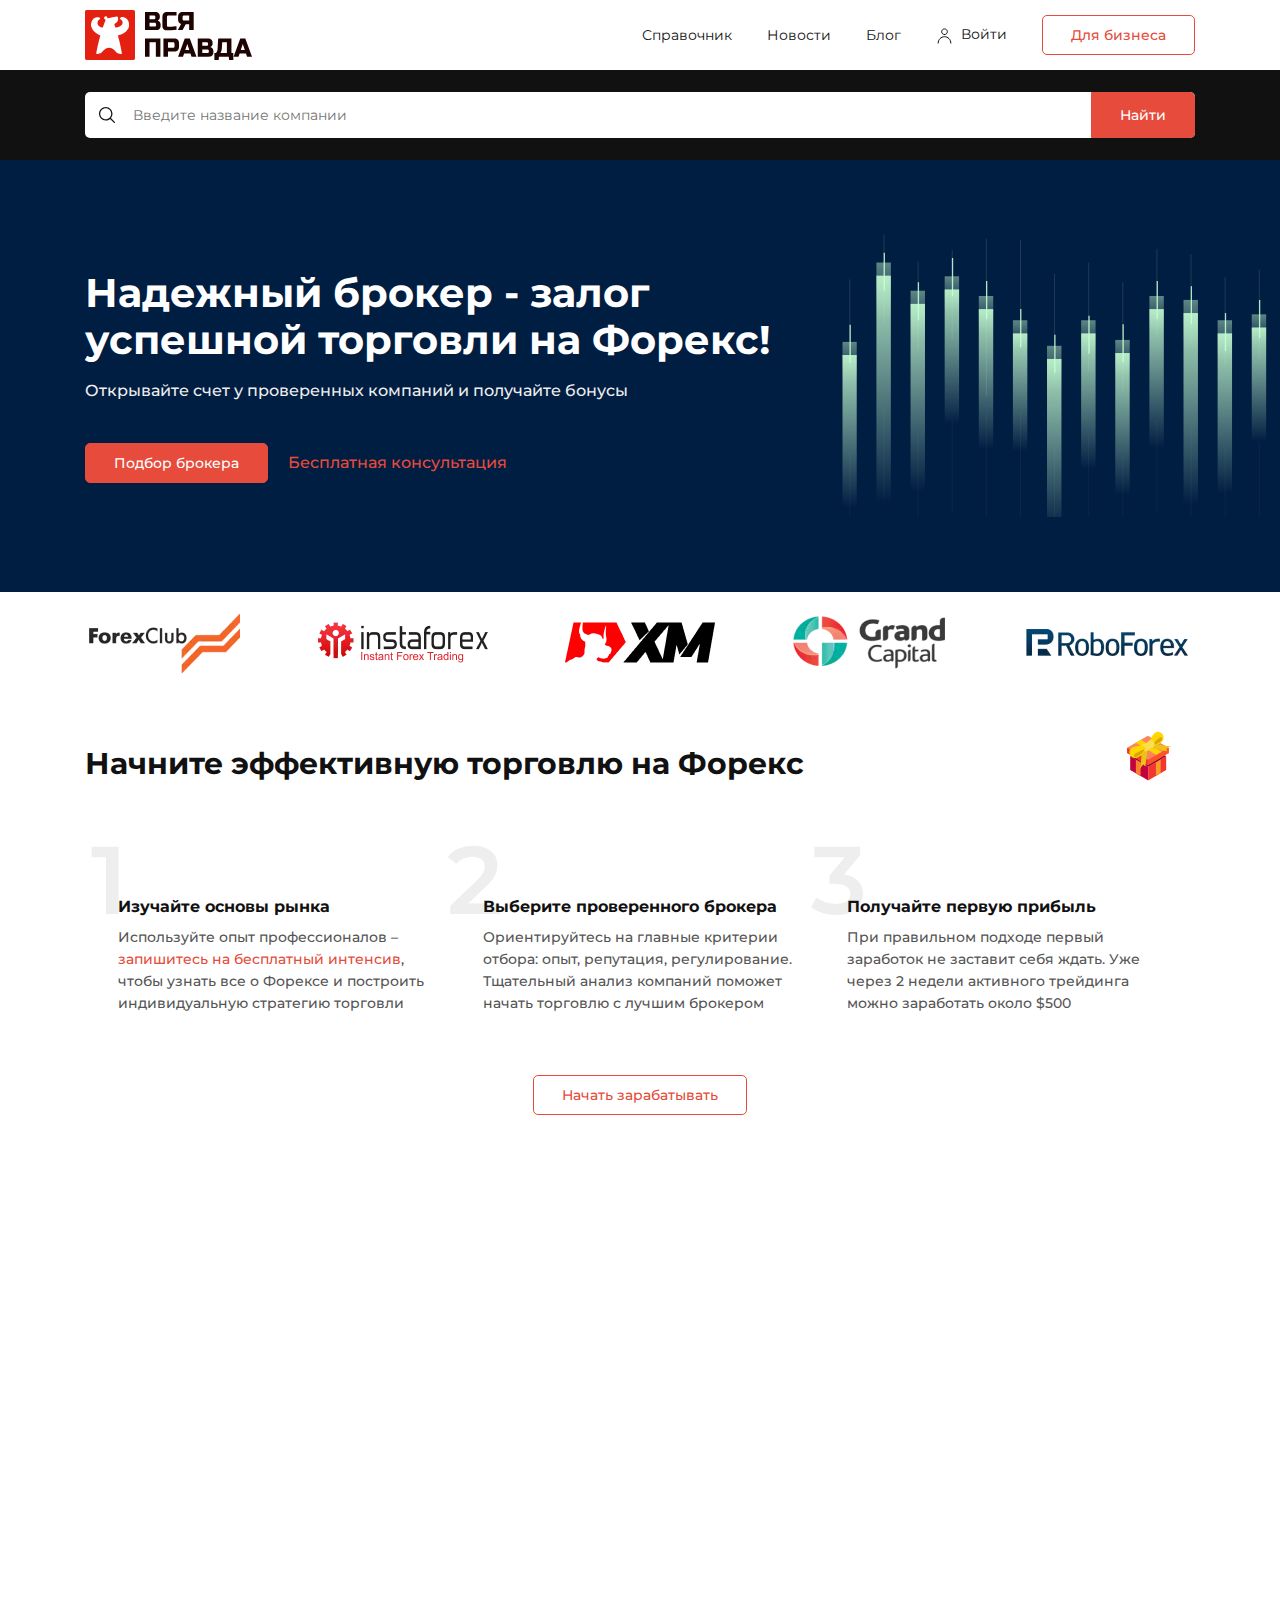
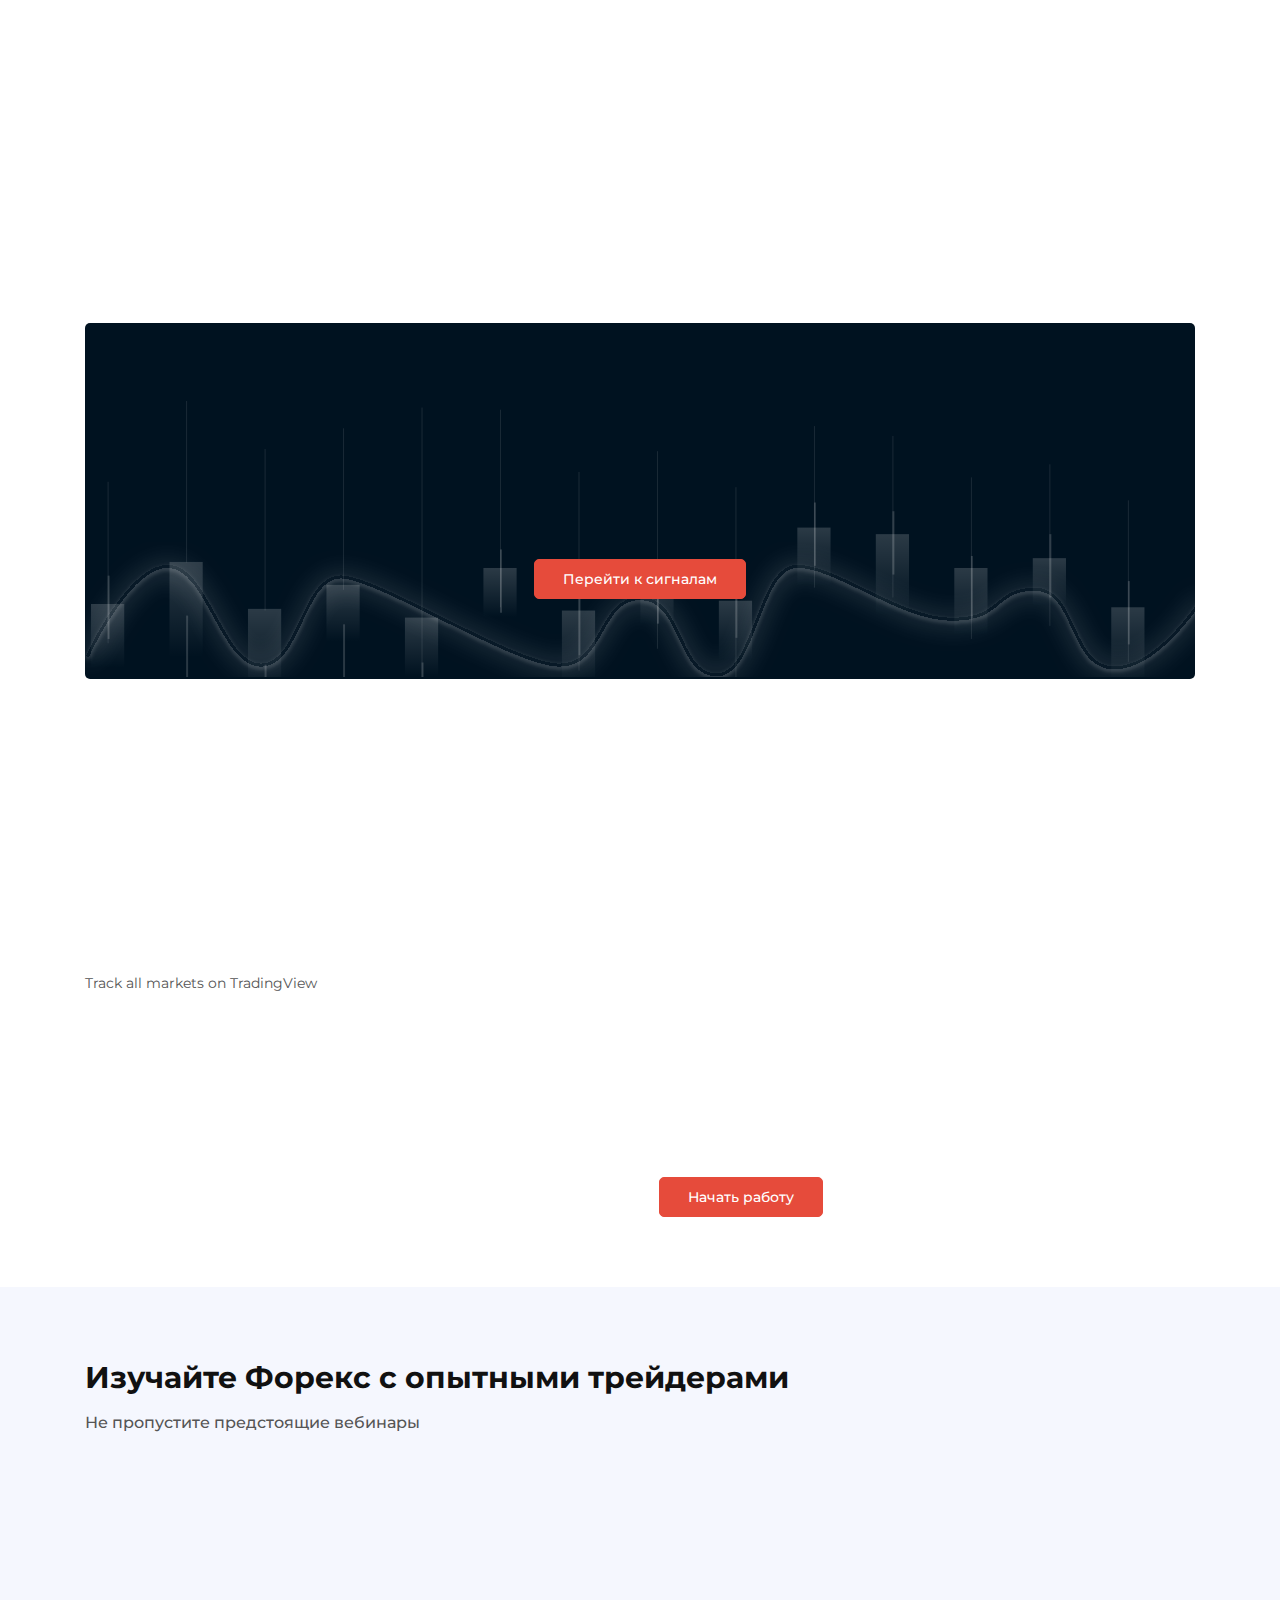
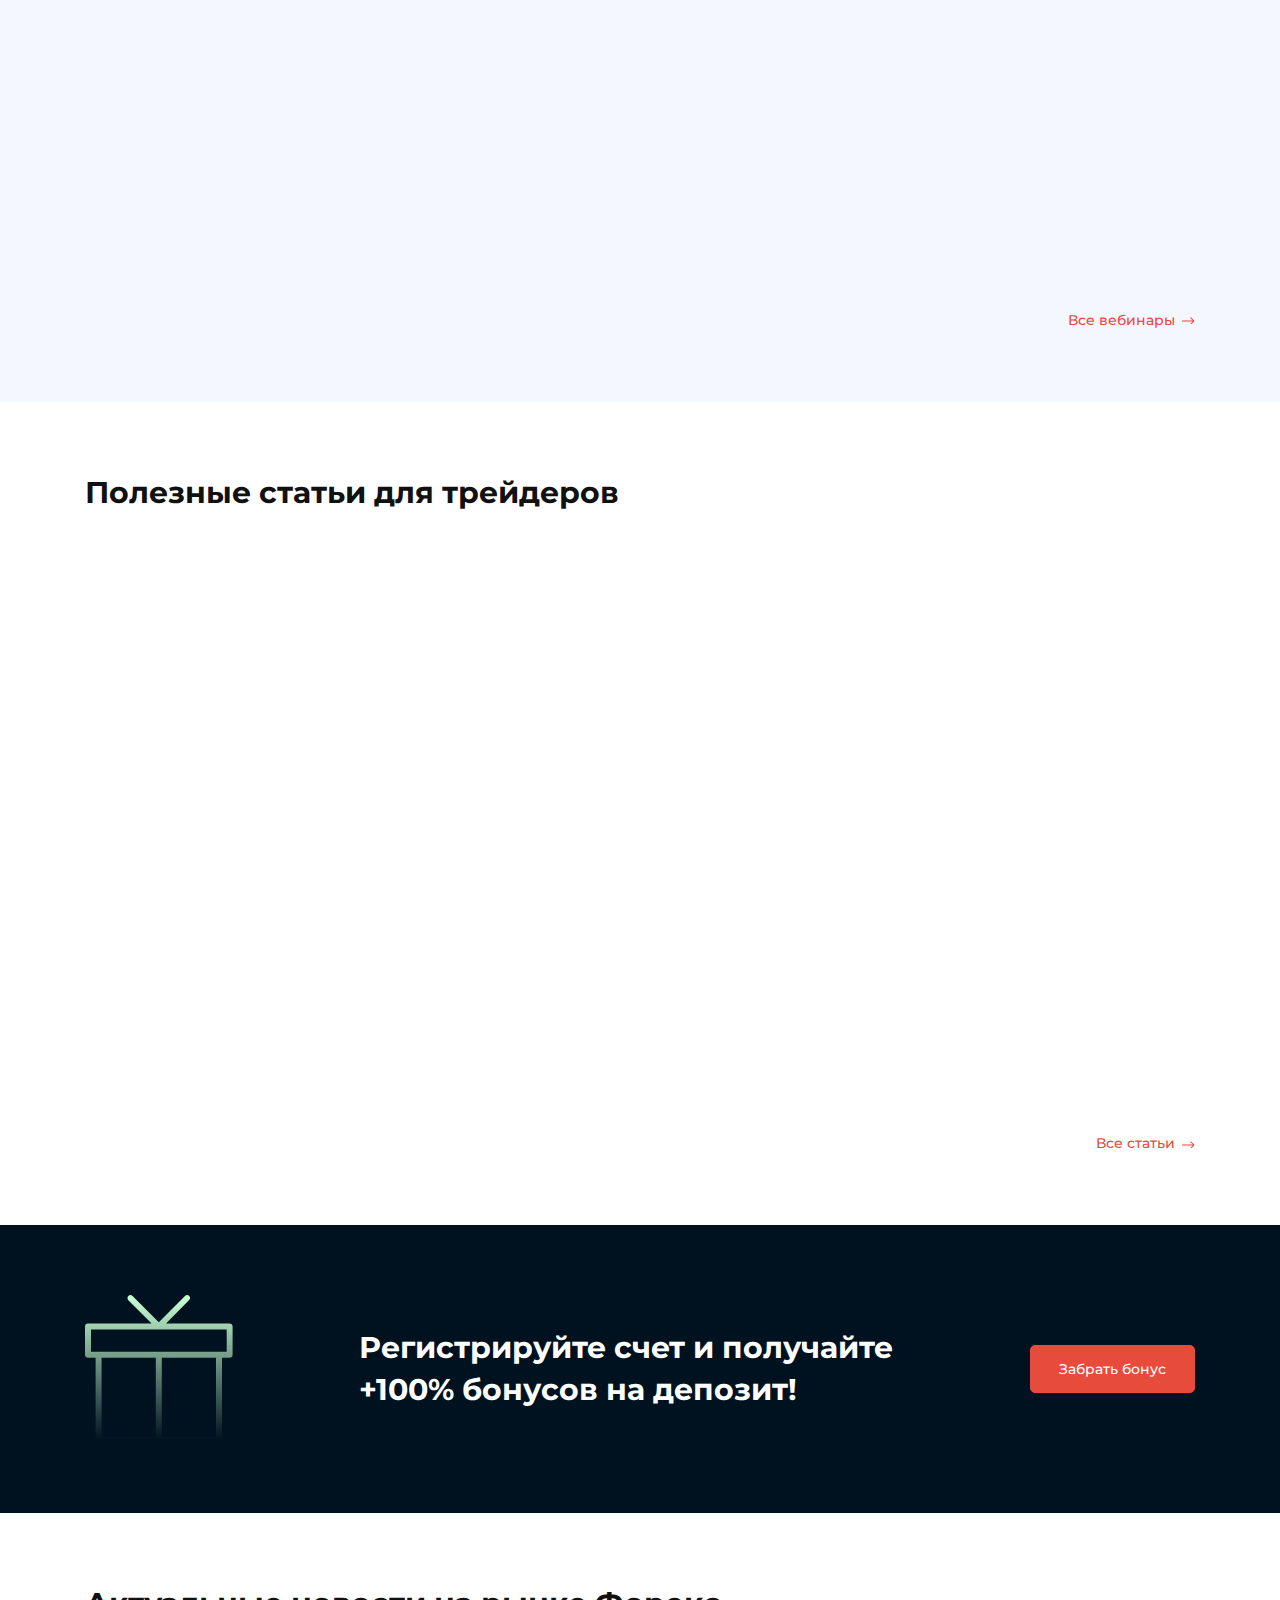
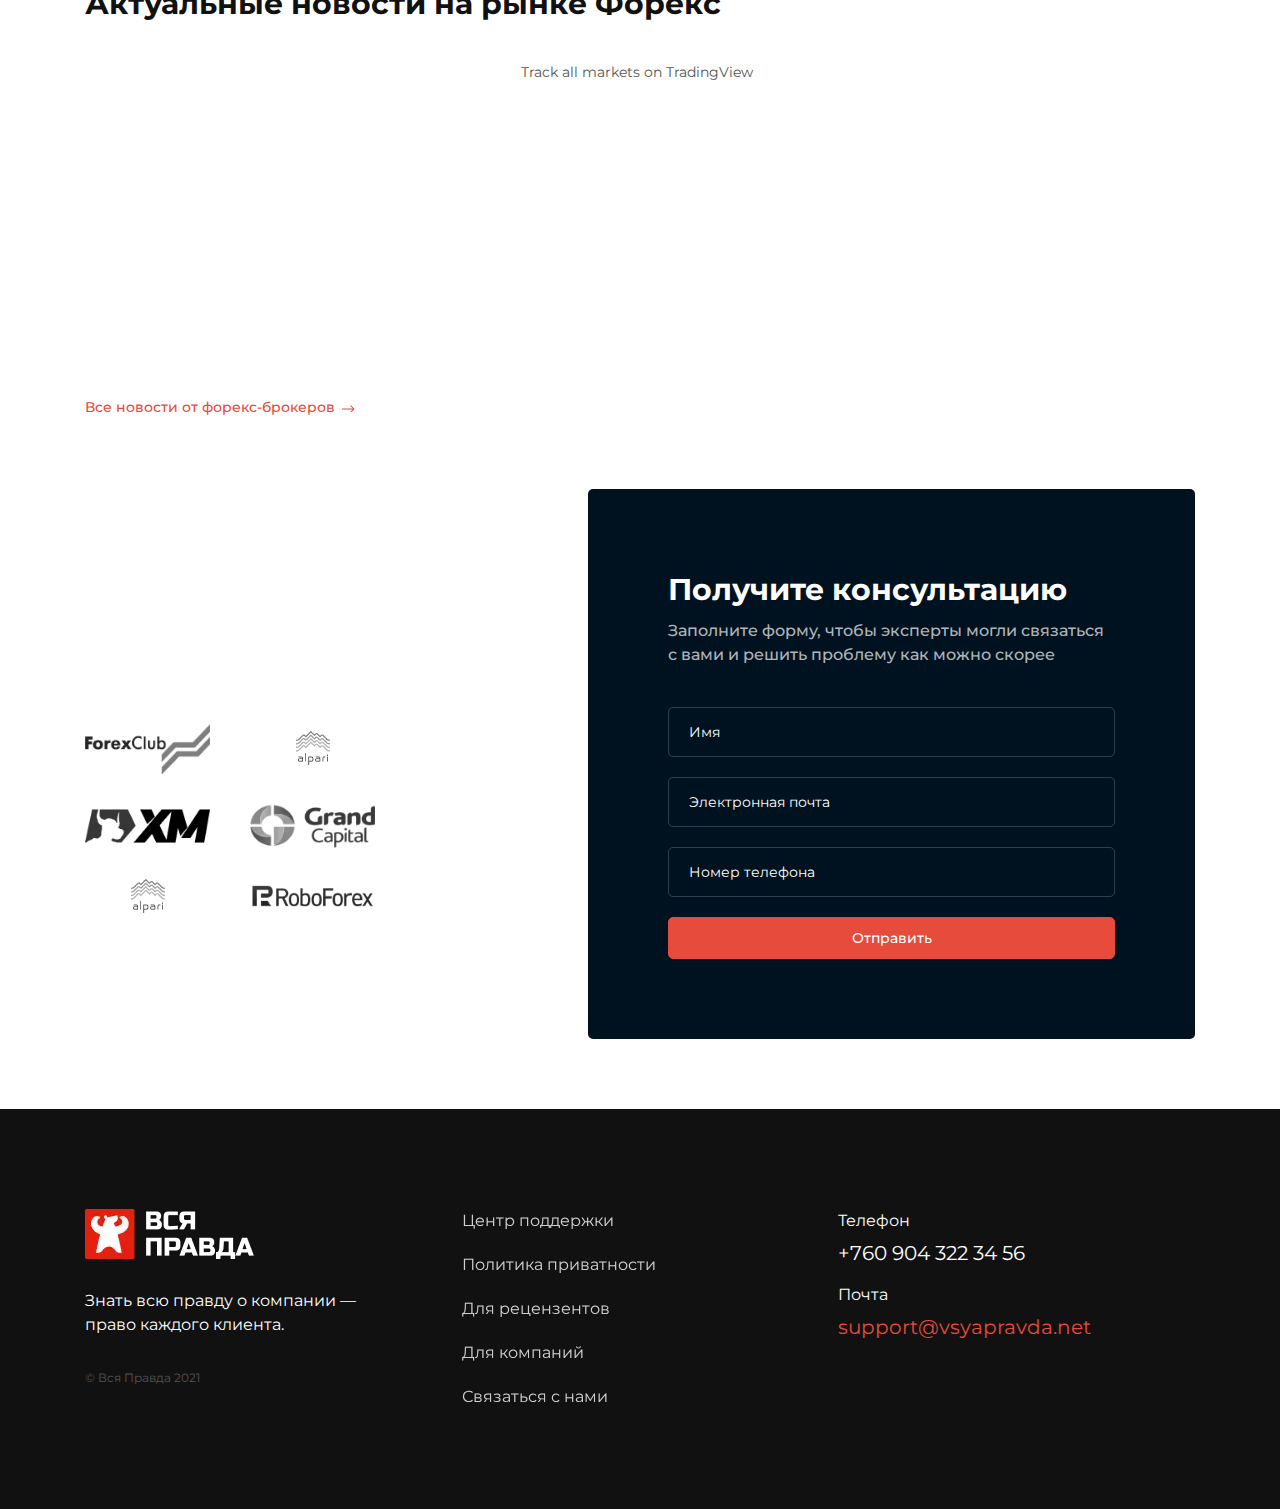
<file: forex.html>
<!DOCTYPE html>
<html lang="en">

<head>
	<title>Forex</title>
	<meta charset="UTF-8">
	<meta name="format-detection" content="telephone=no">
	<style>
		body {
			opacity: 0;
		}
	</style>
	<link rel="stylesheet" href="css/style.min.css?_v=20240501105504">
	<link rel="shortcut icon" href="favicon.ico">
	<!-- <meta name="robots" content="noindex, nofollow"> -->
	<meta name="viewport" content="width=device-width, initial-scale=1.0">
</head>

<body>
	<div class="wrapper">
		<header class="header" data-scroll-show>
			<div class="header__top-wrap" data-lp>
				<div class="header__container">
					<div class="header__top">
						<a href="#" class="header__logo"><img src="img/logo.svg" alt="Logo"></a>
						<div class="header__menu-block">
							<div class="header__menu menu">
								<nav class="menu__body">
									<ul class="menu__list">
										<li class="menu__item"><a href="#" class="menu__link">Справочник</a></li>
										<li class="menu__item"><a href="#" class="menu__link">Новости</a></li>
										<li class="menu__item"><a href="#" class="menu__link">Блог</a></li>
										<li class="menu__item"><a href="#" class="menu__link menu__link_user">Войти</a></li>
									</ul>
								</nav>
							</div>
						</div>
						<a href="#" class="header__btn button" data-da=".header__menu, 479.98, last">Для бизнеса</a>
						<button type="button" class="menu__icon icon-menu"><span></span></button>
					</div>
				</div>
			</div>
			<div class="header__bottom">
				<div class="header__container">
					<form action="#" class="header__form form-search">
						<button type="button" class="form-search__button" aria-label="Найти"></button>
						<div class="form-search__input">
							<input autocomplete="off" type="text" name="form[]" placeholder="Введите название компании" class="input">
						</div>
						<button type="button" class="form-search__btn button button_fill">Найти</button>
					</form>
				</div>
			</div>
		</header>
		<main class="page">
			<div class="gift" data-lp>
				<div id="gift" class="gift__item" data-popup="#bonusPopup"></div>
			</div>
			<section class="page__promo promo">
				<div class="promo__body">
					<div class="promo__content">
						<div class="promo__container">
							<div class="promo__inner">
								<h1 class="promo__title title title_big title_white">Надежный брокер - залог успешной торговли
									на Форекс!</h1>
								<div class="promo__text">Открывайте счет у проверенных компаний и получайте бонусы</div>
								<div class="promo__buttons">
									<button type="button" class="promo__button button button_fill" data-popup="#forexBrokerPopup">Подбор брокера</button>
									<button type="button" class="promo__button promo__button_transparent">
										Бесплатная консультация
									</button>
								</div>
							</div>
						</div>
					</div>
					<div class="promo__img">
						<img src="img/promo-img.svg" aria-hidden="true" alt="">
					</div>
				</div>
				<div class="promo__footer footer-promo">
					<div class="footer-promo__container">
						<div class="footer-promo__body">
							<a href="#" class="footer-promo__img"><picture><source srcset="img/promo-logos/01.webp" type="image/webp"><img src="img/promo-logos/01.png" alt="Логотип Forex Club"></picture></a>
							<a href="#" class="footer-promo__img"><picture><source srcset="img/promo-logos/02.webp" type="image/webp"><img src="img/promo-logos/02.png" alt="Логотип Instaforex"></picture></a>
							<a href="#" class="footer-promo__img"><picture><source srcset="img/promo-logos/03.webp" type="image/webp"><img src="img/promo-logos/03.png" alt="Логотип XM"></picture></a>
							<a href="#" class="footer-promo__img"><picture><source srcset="img/promo-logos/04.webp" type="image/webp"><img src="img/promo-logos/04.png" alt="Логотип Grand Capital"></picture>
							</a>
							<a href="#" class="footer-promo__img"><picture><source srcset="img/promo-logos/05.webp" type="image/webp"><img src="img/promo-logos/05.png" alt="Логотип Robo Forex"></picture></a>
						</div>
					</div>
				</div>
			</section>
			<section class="page__steps steps" data-watch data-watch-once>
				<div class="steps__container">
					<h2 class="steps__title title">Начните эффективную торговлю на Форекс</h2>
					<ol class="steps__list" data-watch data-watch-once>
						<li class="steps__item steps__item_1 item-steps">
							<h3 class="item-steps__title">
								Изучайте основы рынка
							</h3>
							<div class="item-steps__text">
								<p>
									Используйте опыт профессионалов – <a href="#">запишитесь на бесплатный интенсив</a>, чтобы
									узнать все о
									Форексе и построить индивидуальную стратегию торговли
								</p>
							</div>
						</li>
						<li class="steps__item steps__item_2 item-steps">
							<h3 class="item-steps__title">
								Выберите проверенного брокера </h3>
							<div class="item-steps__text">
								<p>
									Ориентируйтесь на главные критерии отбора: опыт, репутация, регулирование. Тщательный анализ
									компаний поможет начать торговлю с лучшим брокером
								</p>
							</div>
						</li>
						<li class="steps__item steps__item_3 item-steps">
							<h3 class="item-steps__title">
								Получайте первую прибыль
							</h3>
							<div class="item-steps__text">
								<p>
									При правильном подходе первый заработок не заставит себя ждать. Уже через 2 недели активного
									трейдинга можно заработать около $500
								</p>
							</div>
						</li>
					</ol>
					<a href="#" class="steps__btn button">
						Начать зарабатывать
					</a>
				</div>
			</section>
			<section class="page__reviews reviews">
				<div class="reviews__container" data-watch data-watch-once>
					<div class="reviews__side side-reviews">
						<h3 class="side-reviews__title">
							Лучшие форекс-брокеры в 2021 году
						</h3>
						<div class="side-reviews__item">
							<a href="#" class="side-reviews__logo">
								<picture><source srcset="img/reviews-logos/01.webp" type="image/webp"><img src="img/reviews-logos/01.png" alt="Logo"></picture>
							</a>
							<a href="#" class="side-reviews__name">FX CLUB</a>
							<a href="#" class="side-reviews__link">Подробнее</a>
						</div>
						<div class="side-reviews__item">
							<a href="#" class="side-reviews__logo">
								<picture><source srcset="img/reviews-logos/02.webp" type="image/webp"><img src="img/reviews-logos/02.png" alt="Logo"></picture>
							</a>
							<a href="#" class="side-reviews__name">Альпари</a>
							<a href="#" class="side-reviews__link">Подробнее</a>
						</div>
						<div class="side-reviews__item">
							<a href="#" class="side-reviews__logo">
								<picture><source srcset="img/reviews-logos/03.webp" type="image/webp"><img src="img/reviews-logos/03.png" alt="Logo"></picture>
							</a>
							<a href="#" class="side-reviews__name">FxPro</a>
							<a href="#" class="side-reviews__link">Подробнее</a>
						</div>
						<div class="side-reviews__item">
							<a href="#" class="side-reviews__logo">
								<picture><source srcset="img/reviews-logos/04.webp" type="image/webp"><img src="img/reviews-logos/04.png" alt="Logo"></picture>
							</a>
							<a href="#" class="side-reviews__name">Гранд Капитал</a>
							<a href="#" class="side-reviews__link">Подробнее</a>
						</div>
						<div class="side-reviews__item">
							<a href="#" class="side-reviews__logo">
								<picture><source srcset="img/reviews-logos/05.webp" type="image/webp"><img src="img/reviews-logos/05.png" alt="Logo"></picture>
							</a>
							<a href="#" class="side-reviews__name">LegacyFX</a>
							<a href="#" class="side-reviews__link">Подробнее</a>
						</div>
						<a href="#" class="side-reviews__footer">
							Открыть рейтинг форекс-брокеров
						</a>
					</div>
					<div class="reviews__block">
						<h2 class="reviews__title title">
							Отзывы
						</h2>
						<ul class="reviews__list list-reviews">
							<li class="list-reviews__item">
								<span class="list-reviews__rating">
									<picture><source srcset="img/icons/star-gold.webp" type="image/webp"><img src="img/icons/star-gold.png" alt="Star"></picture>
									<picture><source srcset="img/icons/star-gold.webp" type="image/webp"><img src="img/icons/star-gold.png" alt="Star"></picture>
									<picture><source srcset="img/icons/star-gold.webp" type="image/webp"><img src="img/icons/star-gold.png" alt="Star"></picture>
									<picture><source srcset="img/icons/star-gold.webp" type="image/webp"><img src="img/icons/star-gold.png" alt="Star"></picture>
									<picture><source srcset="img/icons/star-gold.webp" type="image/webp"><img src="img/icons/star-gold.png" alt="Star"></picture>
								</span>
								<blockquote class="list-reviews__body">
									<cite>Михаил М.</cite> о <a href="#" class="list-reviews__company">SEOdin</a>
									<p>
										Ничего мне не помогло вернуть деньги! Ни обращение к адвокатам, ни обращение в полицию?
										ни давление на ЦБТ! ... <a class="list-reviews__more" href="#">Читать далее</a>
									</p>
								</blockquote>
							</li>
							<li class="list-reviews__item">
								<span class="list-reviews__rating">
									<picture><source srcset="img/icons/star-gold.webp" type="image/webp"><img src="img/icons/star-gold.png" alt="Star"></picture>
									<picture><source srcset="img/icons/star-gold.webp" type="image/webp"><img src="img/icons/star-gold.png" alt="Star"></picture>
									<picture><source srcset="img/icons/star-gold.webp" type="image/webp"><img src="img/icons/star-gold.png" alt="Star"></picture>
									<picture><source srcset="img/icons/star-gold.webp" type="image/webp"><img src="img/icons/star-gold.png" alt="Star"></picture>
									<picture><source srcset="img/icons/star-gold.webp" type="image/webp"><img src="img/icons/star-gold.png" alt="Star"></picture>
								</span>
								<blockquote class="list-reviews__body">
									<cite>Михаил М.</cite> о <a href="#" class="list-reviews__company">SEOdin</a>
									<p>
										Ничего мне не помогло вернуть деньги! Ни обращение к адвокатам, ни обращение в полицию?
										ни давление на ЦБТ! ...<a class="list-reviews__more" href="#"> Читать далее</a>
									</p>
								</blockquote>
							</li>
							<li class="list-reviews__item">
								<span class="list-reviews__rating">
									<picture><source srcset="img/icons/star-gold.webp" type="image/webp"><img src="img/icons/star-gold.png" alt="Star"></picture>
									<picture><source srcset="img/icons/star-gold.webp" type="image/webp"><img src="img/icons/star-gold.png" alt="Star"></picture>
									<picture><source srcset="img/icons/star-gold.webp" type="image/webp"><img src="img/icons/star-gold.png" alt="Star"></picture>
									<picture><source srcset="img/icons/star-gold.webp" type="image/webp"><img src="img/icons/star-gold.png" alt="Star"></picture>
									<picture><source srcset="img/icons/star-gold.webp" type="image/webp"><img src="img/icons/star-gold.png" alt="Star"></picture>
								</span>
								<blockquote class="list-reviews__body">
									<cite>Михаил М.</cite> о <a href="#" class="list-reviews__company">SEOdin</a>
									<p>
										Ничего мне не помогло вернуть деньги! Ни обращение к адвокатам, ни обращение в полицию?
										ни давление на ЦБТ! ...<a class="list-reviews__more" href="#"> Читать далее</a>
									</p>
								</blockquote>
							</li>
							<li class="list-reviews__item">
								<span class="list-reviews__rating">
									<picture><source srcset="img/icons/star-gold.webp" type="image/webp"><img src="img/icons/star-gold.png" alt="Star"></picture>
									<picture><source srcset="img/icons/star-gold.webp" type="image/webp"><img src="img/icons/star-gold.png" alt="Star"></picture>
									<picture><source srcset="img/icons/star-gold.webp" type="image/webp"><img src="img/icons/star-gold.png" alt="Star"></picture>
									<picture><source srcset="img/icons/star-gold.webp" type="image/webp"><img src="img/icons/star-gold.png" alt="Star"></picture>
									<picture><source srcset="img/icons/star-gold.webp" type="image/webp"><img src="img/icons/star-gold.png" alt="Star"></picture>
								</span>
								<blockquote class="list-reviews__body">
									<cite>Михаил М.</cite> о <a href="#" class="list-reviews__company">SEOdin</a>
									<p>
										Ничего мне не помогло вернуть деньги! Ни обращение к адвокатам, ни обращение в полицию?
										ни давление на ЦБТ! ...<a class="list-reviews__more" href="#"> Читать далее</a>
									</p>
								</blockquote>
							</li>
							<li class="list-reviews__item">
								<span class="list-reviews__rating">
									<picture><source srcset="img/icons/star-gold.webp" type="image/webp"><img src="img/icons/star-gold.png" alt="Star"></picture>
									<picture><source srcset="img/icons/star-gold.webp" type="image/webp"><img src="img/icons/star-gold.png" alt="Star"></picture>
									<picture><source srcset="img/icons/star-gold.webp" type="image/webp"><img src="img/icons/star-gold.png" alt="Star"></picture>
									<picture><source srcset="img/icons/star-gold.webp" type="image/webp"><img src="img/icons/star-gold.png" alt="Star"></picture>
									<picture><source srcset="img/icons/star-gold.webp" type="image/webp"><img src="img/icons/star-gold.png" alt="Star"></picture>
								</span>
								<blockquote class="list-reviews__body">
									<cite>Михаил М.</cite> о <a href="#" class="list-reviews__company">SEOdin</a>
									<p>
										Ничего мне не помогло вернуть деньги! Ни обращение к адвокатам, ни обращение в полицию?
										ни давление на ЦБТ! ...<a class="list-reviews__more" href="#"> Читать далее</a>
									</p>
								</blockquote>
							</li>
							<li class="list-reviews__item">
								<span class="list-reviews__rating">
									<picture><source srcset="img/icons/star-gold.webp" type="image/webp"><img src="img/icons/star-gold.png" alt="Star"></picture>
									<picture><source srcset="img/icons/star-gold.webp" type="image/webp"><img src="img/icons/star-gold.png" alt="Star"></picture>
									<picture><source srcset="img/icons/star-gold.webp" type="image/webp"><img src="img/icons/star-gold.png" alt="Star"></picture>
									<picture><source srcset="img/icons/star-gold.webp" type="image/webp"><img src="img/icons/star-gold.png" alt="Star"></picture>
									<picture><source srcset="img/icons/star-gold.webp" type="image/webp"><img src="img/icons/star-gold.png" alt="Star"></picture>
								</span>
								<blockquote class="list-reviews__body">
									<cite>Михаил М.</cite> о <a href="#" class="list-reviews__company">SEOdin</a>
									<p>
										Ничего мне не помогло вернуть деньги! Ни обращение к адвокатам, ни обращение в полицию?
										ни давление на ЦБТ! ...<a class="list-reviews__more" href="#"> Читать далее</a>
									</p>
								</blockquote>
							</li>
						</ul>
						<a href="#" class="reviews__block-link link-all">Все отзывы</a>
					</div>
				</div>
			</section>
			<section class="page__signals signals">
				<div class="signals__container">
					<div class="signals__body" data-watch data-watch-once>
						<h2 class="signals__title title title_white">
							Получайте торговые сигналы от надежного поставщика
						</h2>
						<div class="signals__text">
							<p>Широкий выбор бесплатных провайдеров для успешной торговли</p>
						</div>
						<button type="button" class="button signals__btn button_fill">Перейти к сигналам</button>
					</div>
				</div>
			</section>
			<section class="page__turnover turnover">
				<div class="turnover__container" data-watch data-watch-once>
					<div class="turnover__widget">
						<!-- TradingView Widget BEGIN -->
						<div class="tradingview-widget-container">
							<div class="tradingview-widget-container__widget"></div>
							<div class="tradingview-widget-copyright"><a href="https://www.tradingview.com/" rel="noopener nofollow" target="_blank"><span class="blue-text">Track all markets on
										TradingView</span></a></div>
							<script type="text/javascript" src="https://s3.tradingview.com/external-embedding/embed-widget-symbol-overview.js?_v=20240501105504" async>
								{
									"symbols": [
										[
											"Apple",
											"AAPL|1D"
										],
										[
											"Google",
											"GOOGL|1D"
										],
										[
											"Microsoft",
											"MSFT|1D"
										]
									],
									"chartOnly": false,
									"width": "100%",
									"height": 400,
									"locale": "en",
									"colorTheme": "light",
									"autosize": false,
									"showVolume": false,
									"showMA": false,
									"hideDateRanges": false,
									"hideMarketStatus": false,
									"hideSymbolLogo": false,
									"scalePosition": "right",
									"scaleMode": "Normal",
									"fontFamily": "-apple-system, BlinkMacSystemFont, Trebuchet MS, Roboto, Ubuntu, sans-serif",
									"fontSize": "10",
									"noTimeScale": false,
									"valuesTracking": "1",
									"changeMode": "price-and-percent",
									"chartType": "area",
									"maLineColor": "#2962FF",
									"maLineWidth": 1,
									"maLength": 9,
									"lineWidth": 2,
									"lineType": 0,
									"dateRanges": [
										"1d|1",
										"1m|30",
										"3m|60",
										"12m|1D",
										"60m|1W",
										"all|1M"
									]
								}
							</script>
						</div>
						<!-- TradingView Widget END -->
					</div>
					<div class="turnover__body">
						<h2 class="turnover__title title">
							Ежедневный оборот рынка Форекс более 5 трлн долларов!
						</h2>
						<div class="turnover__text">
							<p>Форекс - это самый крупный и активный международный рынок, который открыт для участников 24/7.
								Здесь торгуют все! Крупные банки, инвестиционные фонды, большие компании и просто желающие
								заработать. Любой может прикоснуться к миллионным сделкам и значительно заработать. Высокая
								ликвидность рынка позволяет заработать трейдеру здесь и сейчас, а за счет низкого порога входа
								любой участник быстро адаптируется к рынку.
							</p>
							<p>Все, что нужно для успешного старта - начать сотрудничество с надежным форекс-брокером, который
								выступит посредником и обеспечит свободную и выгодную торговлю! Выбирайте лучшего брокера, чтобы
								быстро обучиться основам рынка, использовать удобный функционал и приумножить свою прибыль.</p>
						</div>
						<button type="button" class="turnover__btn button button_fill">Начать работу</button>
					</div>

				</div>
			</section>
			<section class="page__vebinars vebinars">
				<div class="vebinars__container">
					<div class="vebinars__header">
						<h2 class="vebinars__title title">
							Изучайте Форекс с опытными трейдерами
						</h2>
						<div class="vebinars__subtitle">
							Не пропустите предстоящие вебинары
						</div>
					</div>
					<div class="vebinars__body" data-watch data-watch-once>
						<div class="vebinars__row vebinars__row_1">
							<div class="vebinars__date">
								<time datetime="2021-12-21"><span>21</span>декабря<br>
									2021 г</time>
								<div class="vebinars__time">
									18:00 - 19:00
								</div>
							</div>
							<div class="vebinars__info info-vebinars">
								<div class="info-vebinars__teacher">
									<picture><source srcset="img/avatar-teacher.webp" type="image/webp"><img src="img/avatar-teacher.png" alt="Teacher photo"></picture>
								</div>
								<div class="info-vebinars__inner">
									<h3 class="info-vebinars__title">Валютный VS Фондовый рынок</h3>
									<div class="info-vebinars__text">
										<p>Вебинар для новичков, которые хотят разобраться в особенностях валютного рынка Форекс,
											и
											понять
											разницу между Форекс и фондовым рынком (акции, индексы)</p>
									</div>
								</div>
							</div>
							<button type="button" class="vebinars__btn button">Зарегистрироваться</button>
						</div>
						<div class="vebinars__row vebinars__row_2">
							<div class="vebinars__date">
								<time datetime="2021-12-23"><span>23</span>декабря<br>
									2021 г</time>
								<div class="vebinars__time">
									18:00 - 19:00
								</div>
							</div>
							<div class="vebinars__info info-vebinars">
								<div class="info-vebinars__teacher">
									<picture><source srcset="img/avatar-teacher.webp" type="image/webp"><img src="img/avatar-teacher.png" alt="Teacher photo"></picture>
								</div>
								<div class="info-vebinars__inner">
									<h3 class="info-vebinars__title">Прогноз рынка на 2022 год</h3>
									<div class="info-vebinars__text">
										<p>На вебинаре попробуем определить возможные сценарии развития экономики в 2022 и как это
											повлияет на финансовые рынки</p>
									</div>
								</div>
							</div>
							<button type="button" class="vebinars__btn button">Зарегистрироваться</button>
						</div>
						<div class="vebinars__row vebinars__row_3">
							<div class="vebinars__date">
								<time datetime="2021-12-27"><span>27</span>декабря<br>
									2021 г</time>
								<div class="vebinars__time">
									18:00 - 19:00
								</div>
							</div>
							<div class="vebinars__info info-vebinars">
								<div class="info-vebinars__teacher">
									<picture><source srcset="img/avatar-teacher.webp" type="image/webp"><img src="img/avatar-teacher.png" alt="Teacher photo"></picture>
								</div>
								<div class="info-vebinars__inner">
									<h3 class="info-vebinars__title">Ошибки трейдеров на Форекс</h3>
									<div class="info-vebinars__text">
										<p>Вебинар для тех, кто еще сомневается в Форекс. Эксперт тщательно проанализирует
											причины, по которым трейдеры теряют свои вложения</p>
									</div>
								</div>
							</div>
							<button type="button" class="vebinars__btn button">Зарегистрироваться</button>
						</div>
					</div>
					<a href="" class="vebinars__link link-all"> Все вебинары</a>
				</div>
			</section>
			<section class="page__articles articles">
				<div class="articles__container">
					<h2 class="articles__title title">Полезные статьи для трейдеров</h2>
					<div class="articles__row">
						<div class="articles__column articles__column_1" data-watch data-watch-once>
							<article class="articles__block articles__block_main">
								<a href="#" class="articles__category">категория</a>
								<a href="" class="articles__body">
									<div class="articles__img-ibg">
										<picture><source srcset="img/article-forex-bg.webp" type="image/webp"><img src="img/article-forex-bg.jpg" alt="Article image"></picture>
									</div>
									<h4 class="articles__name articles__name_white">
										Как отличить верные точки входа от неверных?
									</h4>
									<div class="articles__views">15 873</div>
								</a>
							</article>
							<article class="articles__block">
								<h4 class="articles__name ">
									<a href="#" class="articles__name-link">Как отличить верные точки входа от неверных?</a>
								</h4>
								<div class="articles__views">15 873</div>
							</article>
							<article class="articles__block">
								<h4 class="articles__name ">
									<a href="#" class="articles__name-link">Как отличить верные точки входа от неверных?</a>
								</h4>
								<div class="articles__views">15 873</div>
							</article>
							<article class="articles__block">
								<h4 class="articles__name ">
									<a href="#" class="articles__name-link">Как отличить верные точки входа от неверных?</a>
								</h4>
								<div class="articles__views">15 873</div>
							</article>
							<article class="articles__block">
								<h4 class="articles__name ">
									<a href="#" class="articles__name-link">Как отличить верные точки входа от неверных?</a>
								</h4>
								<div class="articles__views">15 873</div>
							</article>
						</div>
						<div class="articles__column articles__column_2" data-watch data-watch-once>
							<article class="articles__block articles__block_main">
								<a href="#" class="articles__category">категория</a>
								<a href="" class="articles__body">
									<div class="articles__img-ibg">
										<picture><source srcset="img/article-forex-bg.webp" type="image/webp"><img src="img/article-forex-bg.jpg" alt="Article image"></picture>
									</div>
									<h4 class="articles__name articles__name_white">
										Как отличить верные точки входа от неверных?
									</h4>
									<div class="articles__views">15 873</div>
								</a>
							</article>
							<article class="articles__block">
								<h4 class="articles__name ">
									<a href="#" class="articles__name-link">Как отличить верные точки входа от неверных?</a>
								</h4>
								<div class="articles__views">15 873</div>
							</article>
							<article class="articles__block">
								<h4 class="articles__name ">
									<a href="#" class="articles__name-link">Как отличить верные точки входа от неверных?</a>
								</h4>
								<div class="articles__views">15 873</div>
							</article>
							<article class="articles__block">
								<h4 class="articles__name ">
									<a href="#" class="articles__name-link">Как отличить верные точки входа от неверных?</a>
								</h4>
								<div class="articles__views">15 873</div>
							</article>
							<article class="articles__block">
								<h4 class="articles__name ">
									<a href="#" class="articles__name-link">Как отличить верные точки входа от неверных?</a>
								</h4>
								<div class="articles__views">15 873</div>
							</article>
						</div>
						<div class="articles__column articles__column_3" data-watch data-watch-once>
							<article class="articles__block articles__block_main">
								<a href="#" class="articles__category">категория</a>
								<a href="" class="articles__body">
									<div class="articles__img-ibg">
										<picture><source srcset="img/article-forex-bg.webp" type="image/webp"><img src="img/article-forex-bg.jpg" alt="Article image"></picture>
									</div>
									<h4 class="articles__name articles__name_white">
										Как отличить верные точки входа от неверных?
									</h4>
									<div class="articles__views">15 873</div>
								</a>
							</article>
							<article class="articles__block">
								<h4 class="articles__name ">
									<a href="#" class="articles__name-link">Как отличить верные точки входа от неверных?</a>
								</h4>
								<div class="articles__views">15 873</div>
							</article>
							<article class="articles__block">
								<h4 class="articles__name ">
									<a href="#" class="articles__name-link">Как отличить верные точки входа от неверных?</a>
								</h4>
								<div class="articles__views">15 873</div>
							</article>
							<article class="articles__block">
								<h4 class="articles__name ">
									<a href="#" class="articles__name-link">Как отличить верные точки входа от неверных?</a>
								</h4>
								<div class="articles__views">15 873</div>
							</article>
							<article class="articles__block">
								<h4 class="articles__name ">
									<a href="#" class="articles__name-link">Как отличить верные точки входа от неверных?</a>
								</h4>
								<div class="articles__views">15 873</div>
							</article>
						</div>
					</div>
					<a href="" class="articles__link link-all">Все статьи</a>

				</div>
			</section>
			<section class="page__bonus bonus">
				<div class="bonus__container">
					<div class="bonus__img">
						<img src="img/gift.svg" alt="Подарок">
					</div>
					<h2 class="bonus__title title title_white">
						Регистрируйте счет и получайте +100% бонусов на депозит!
					</h2>
					<button type="button" class="button button_fill bonus__btn" data-popup="#bonusPopup">Забрать
						бонус</button>
				</div>
			</section>
			<section class="page__news news" data-watch data-watch-once>
				<div class="news__container">
					<h2 class="news__title title">
						Актуальные новости на рынке Форекс
					</h2>
					<div class="news__body">
						<div class="news__column">
							<article class="news__block news__block_1">
								<h4 class="news__name"><a href="" class="news__name-link">Большие успехи трейдеров в августе</a>
								</h4>
								<time datetime="2021-09-06" class="news__date">06.09.2021</time>
							</article>
							<article class="news__block news__block_2">
								<h4 class="news__name"><a href="" class="news__name-link">Изменение расписания торгов 6
										сентября</a>
								</h4>
								<time datetime="2021-09-03" class="news__date">03.09.2021</time>
							</article>
							<article class="news__block news__block_3">
								<h4 class="news__name"><a href="" class="news__name-link">График торгов в День труда США в 2021
										г.</a>
								</h4>
								<time datetime="2021-09-03" class="news__date">03.09.2021</time>
							</article>
							<article class="news__block news__block_4">
								<h4 class="news__name"><a href="" class="news__name-link">Стартовал конкурс в честь дня рождения
										Fresh Forex!</a>
								</h4>
								<time datetime="2021-09-06" class="news__date">06.09.2021</time>
							</article>
						</div>
						<div class="news__widget">
							<!-- TradingView Widget BEGIN -->
							<div class="tradingview-widget-container">
								<div class="tradingview-widget-container__widget"></div>
								<div class="tradingview-widget-copyright"><a href="https://www.tradingview.com/" rel="noopener nofollow" target="_blank"><span class="blue-text">Track all markets on
											TradingView</span></a></div>
								<script type="text/javascript" src="https://s3.tradingview.com/external-embedding/embed-widget-forex-heat-map.js?_v=20240501105504" async>
									{
										"width": "100%",
										"height": 300,
										"currencies": [
											"EUR",
											"USD",
											"JPY",
											"GBP",
											"CHF",
											"AUD",
											"CAD",
											"NZD",
											"CNY"
										],
										"isTransparent": false,
										"colorTheme": "light",
										"locale": "en"
									}
								</script>
							</div>
							<!-- TradingView Widget END -->
						</div>
					</div>
					<a href="#" class="news__link link-all">Все новости от форекс-брокеров</a>

				</div>
			</section>
			<section class="page__consult consult">
				<div class="consult__container">
					<div class="consult__inner" data-watch data-watch-once>
						<h2 class="consult__title title">Столкнулись с мошенничеством?</h2>
						<div class="consult__text">
							<p>
								Недобросовестный брокер должен быть наказ! Верните свои средства с помощью профессиональной
								команды
							</p>
						</div>
						<div class="consult__companies">
							<a href="#" class="consult__img"><picture><source srcset="img/promo-logos/01.webp" type="image/webp"><img src="img/promo-logos/01.png" alt="Логотип Forex Club"></picture></a>
							<a href="#" class="consult__img"><picture><source srcset="img/reviews-logos/02.webp" type="image/webp"><img src="img/reviews-logos/02.png" alt="Логотип Instaforex"></picture></a>
							<a href="#" class="consult__img"><picture><source srcset="img/promo-logos/03.webp" type="image/webp"><img src="img/promo-logos/03.png" alt="Логотип XM"></picture></a>
							<a href="#" class="consult__img"><picture><source srcset="img/promo-logos/04.webp" type="image/webp"><img src="img/promo-logos/04.png" alt="Логотип Grand Capital"></picture></a>
							<a href="#" class="consult__img"><picture><source srcset="img/reviews-logos/02.webp" type="image/webp"><img src="img/reviews-logos/02.png" alt="Логотип Grand Capital"></picture></a>
							<a href="#" class="consult__img"><picture><source srcset="img/promo-logos/05.webp" type="image/webp"><img src="img/promo-logos/05.png" alt="Логотип Robo Forex"></picture></a>
						</div>
					</div>
					<form action="#" class="consult__form form-consult">
						<h2 class="form-consult__title title title_white">Получите консультацию</h2>
						<div class="form-consult__text">
							<p>Заполните форму, чтобы эксперты могли связаться с вами и решить проблему как можно скорее</p>
						</div>
						<div class="form-consult__input">
							<label for="name" hidden>Имя</label>
							<input autocomplete="off" type="text" id="name" name="form[]" data-required data-error="Заполните это поле" placeholder="Имя" class="input">
						</div>
						<div class="form-consult__input">
							<label for="email" hidden>Электронная почта</label>
							<input autocomplete="off" type="email" id="email" name="form[]" data-required="email" data-error="Введите правильный адрес" placeholder="Электронная почта" class="input">
						</div>
						<div class="form-consult__input">
							<label for="phone" hidden>Номер телефона</label>
							<input autocomplete="off" type="tel" id="phone" name="form[]" data-inputmask="'mask': '+7(999)999-99-99'" data-required data-error="Заполните это поле" placeholder="Номер телефона" class="input tel">
						</div>
						<button type="submit" class="button button_fill form-consult__btn">Отправить</button>
					</form>
				</div>
			</section>
		</main>
		<!-- Стилі для body -->
		<style>
			.lock body {
				overflow: hidden;
				touch-action: none;
				overscroll-behavior: none;
			}

			.loading body {
				opacity: 0;
				visibility: hidden;
			}

			.loaded body {
				transition: opacity 0.5s ease 0s;
				opacity: 1;
				visibility: visible;
			}
		</style>
		<div id="fls-preloader">
			<!-- Документація: https://template.fls.guru/template-docs/modul-preloader.html -->
			<!-- Стилі для прелоадера -->
			<style>
				* {
					padding: 0px;
					margin: 0px;
					border: 0px;
				}

				*,
				*:before,
				*:after {
					box-sizing: border-box;
				}

				html {
					overflow: hidden;
					touch-action: none;
					overscroll-behavior: none;
				}

				/* Головний блок */
				.fls-preloader {
					pointer-events: none;
					z-index: -1;
					position: fixed;
					width: 100%;
					height: 100%;
					top: 0;
					left: 0;
					display: flex;
					justify-content: center;
					align-items: center;
				}

				/* Блок з елементами */
				.fls-preloader__body {
					padding: 0.93rem;
					max-width: 31.25rem;
					display: flex;
					flex-direction: column;
				}

				/* Блок з лічильником */
				.fls-preloader__counter {
					font-size: 10rem;
				}

				/* Прогресбар */
				.fls-preloader__line {}

				/* Лінія прогресбару */
				.fls-preloader__line span {
					display: inline-block;
					transition: width 0.2s ease;
					height: 0.8rem;
					background-color: #7A956B;
				}
			</style>
			<!-- Скріпт прелоадера -->
			<script>
				function preloader() {
					const preloaderImages = document.querySelector('[data-preloader]') ? document.querySelectorAll('[data-preloader] img') : document.querySelectorAll('img');
					const preloaderContainer = document.querySelector('#fls-preloader');
					if (preloaderImages.length) {
						const preloaderTemplate = `
					<div class="fls-preloader">
						<div class="fls-preloader__body">
							<div class="fls-preloader__counter">0%</div>
							<div class="fls-preloader__line"><span></span></div>
						</div>
					</div>`;
						document.querySelector('html').insertAdjacentHTML("beforeend", preloaderTemplate);

						const
							preloader = document.querySelector('.fls-preloader'),
							showPecentLoad = document.querySelector('.fls-preloader__counter'),
							showLineLoad = document.querySelector('.fls-preloader__line span'),
							htmlDocument = document.documentElement;

						let imagesLoadedCount = counter = progress = 0;

						htmlDocument.classList.add('loading');
						htmlDocument.classList.add('lock');

						preloaderImages.forEach(preloaderImage => {
							const imgClone = document.createElement('img');
							if (imgClone) {
								imgClone.onload = imageLoaded;
								imgClone.onerror = imageLoaded;
								preloaderImage.dataset.src ? imgClone.src = preloaderImage.dataset.src : imgClone.src = preloaderImage.src;
							}
						});

						function setValueProgress(progress) {
							showPecentLoad ? showPecentLoad.innerText = `${progress}%` : null;
							showLineLoad ? showLineLoad.style.width = `${progress}%` : null;
						}
						showPecentLoad ? setValueProgress(progress) : null;

						function imageLoaded() {
							imagesLoadedCount++;
							progress = Math.round((100 / preloaderImages.length) * imagesLoadedCount);
							const intervalId = setInterval(() => {
								counter >= progress ? clearInterval(intervalId) : setValueProgress(++counter);
								counter >= 100 ? addLoadedClass() : null;
							}, 10);
						}

						function addLoadedClass() {
							htmlDocument.classList.add('loaded');
							htmlDocument.classList.remove('lock');
							htmlDocument.classList.remove('loading');
							setInterval(() => {
								preloader.remove();
								preloaderContainer.remove();
							}, 500);
						}
					} else {
						preloaderContainer.remove();
					}
				}
				preloader();
			</script>
		</div>
		<div id="bonusPopup" aria-hidden="true" class="popup bonus-popup">
			<div class="popup__wrapper bonus-popup__wrapper">
				<div class="popup__content bonus-popup__content">
					<button data-close type="button" class="bonus-popup__close popup__close"></button>
					<div class="bonus-popup__img">
						<picture><source srcset="img/bonus-popup-img.webp" type="image/webp"><img src="img/bonus-popup-img.png" aria-hidden="true" alt=""></picture>
					</div>
					<h3 class="bonus-popup__title">Сейчас лучшее время для старта!</h3>
					<div class="popup__text bonus-popup__text">
						<p>Открывайте счет и получайте бонус к первому депозиту</p>
					</div>
					<a href="#" class="bonus-popup__button button button_fill">Получить бонус</a>
				</div>
			</div>
		</div>
		<div id="forexBrokerPopup" aria-hidden="true" class="popup form-popup">
			<div class="popup__wrapper form-popup__wrapper">
				<div class="popup__content form-popup__content">
					<button data-close type="button" class="form-popup__close popup__close"></button>
					<form action="3" class="form-popup__form">
						<h3 class="form-popup__title">Возникли трудности
							с подбором брокера</h3>
						<div class="form-popup__text">
							<p>Получите бесплатную консультацию от экспертов по финансовым вопросам</p>
						</div>
						<div class="form-popup__input">
							<label class="form-popup__label" for="namePopup">Ваше имя</label>
							<input id="namePopup" autocomplete="off" data-required data-error="Заполните это поле" type="text" name="form[]" placeholder="Введите имя" class="input">
						</div>
						<div class="form-popup__input">
							<label class="form-popup__label" for="emailPopup">Электронная почта</label>
							<input id="emailPopup" autocomplete="off" type="text" name="form[]" data-required="email" data-error="Введите правильный адрес" placeholder="Введите электронную почту" class="input">
						</div>
						<div class="form-popup__input">
							<label class="form-popup__label" for="phonePopu">Номер телефона</label>
							<input id="phonePopu" autocomplete="off" type="text" name="form[]" data-required data-inputmask="'mask': '+7(999)999-99-99'" data-error="Заполните это поле" placeholder="Введите номер телефона" class="input tel">
						</div>
						<button type="submit" class="form-popup__button button button_fill">Подобрать брокера</button>
					</form>
				</div>
			</div>
		</div>
		<footer class="footer">
			<div class="footer__container">
				<div class="footer__body">
					<div class="footer__item footer__item_1">
						<a href="" class="footer__logo"><picture><source srcset="img/footer-logo.webp" type="image/webp"><img src="img/footer-logo.png" alt="Logo"></picture></a>
						<div class="footer__text">
							<p>Знать всю правду о компании — право каждого клиента.</p>
						</div>
						<div class="footer__copy" data-da=".footer__container, 767.8, last">
							<small>© Вся Правда 2021</small>
						</div>
					</div>
					<div class="footer__item footer__item_2">
						<div class="menu-footer__nav">
							<ul class="footer__menu menu-footer">
								<li class="menu-footer__item">
									<a href="#" class="menu-footer__link">Центр поддержки</a>
								</li>
								<li class="menu-footer__item">
									<a href="#" class="menu-footer__link">Политика приватности</a>
								</li>
								<li class="menu-footer__item">
									<a href="#" class="menu-footer__link">Для рецензентов</a>
								</li>
								<li class="menu-footer__item">
									<a href="#" class="menu-footer__link">Для компаний</a>
								</li>
								<li class="menu-footer__item">
									<a href="#" class="menu-footer__link">Связаться с нами</a>
								</li>
							</ul>
						</div>
					</div>
					<dl class="footer__item footer__item_3">
						<div class="footer__desc-block">
							<dt class="footer__name">
								Телефон
							</dt>
							<dd class="footer__data"><a href="tel:+7609043223456" class="footer__data-link">+760 904 322 34 56</a></dd>
						</div>
						<div class="footer__desc-block">
							<dt class="footer__name">
								Почта
							</dt>
							<dd class="footer__data"><a href="mailto:support@vsyapravda.net" class="footer__data-link footer__data-link_red">support@vsyapravda.net</a></dd>
						</div>
					</dl>
				</div>
			</div>
		</footer>
	</div>
	<script src="js/app.min.js?_v=20240501105504"></script>
</body>

</html>
</file>
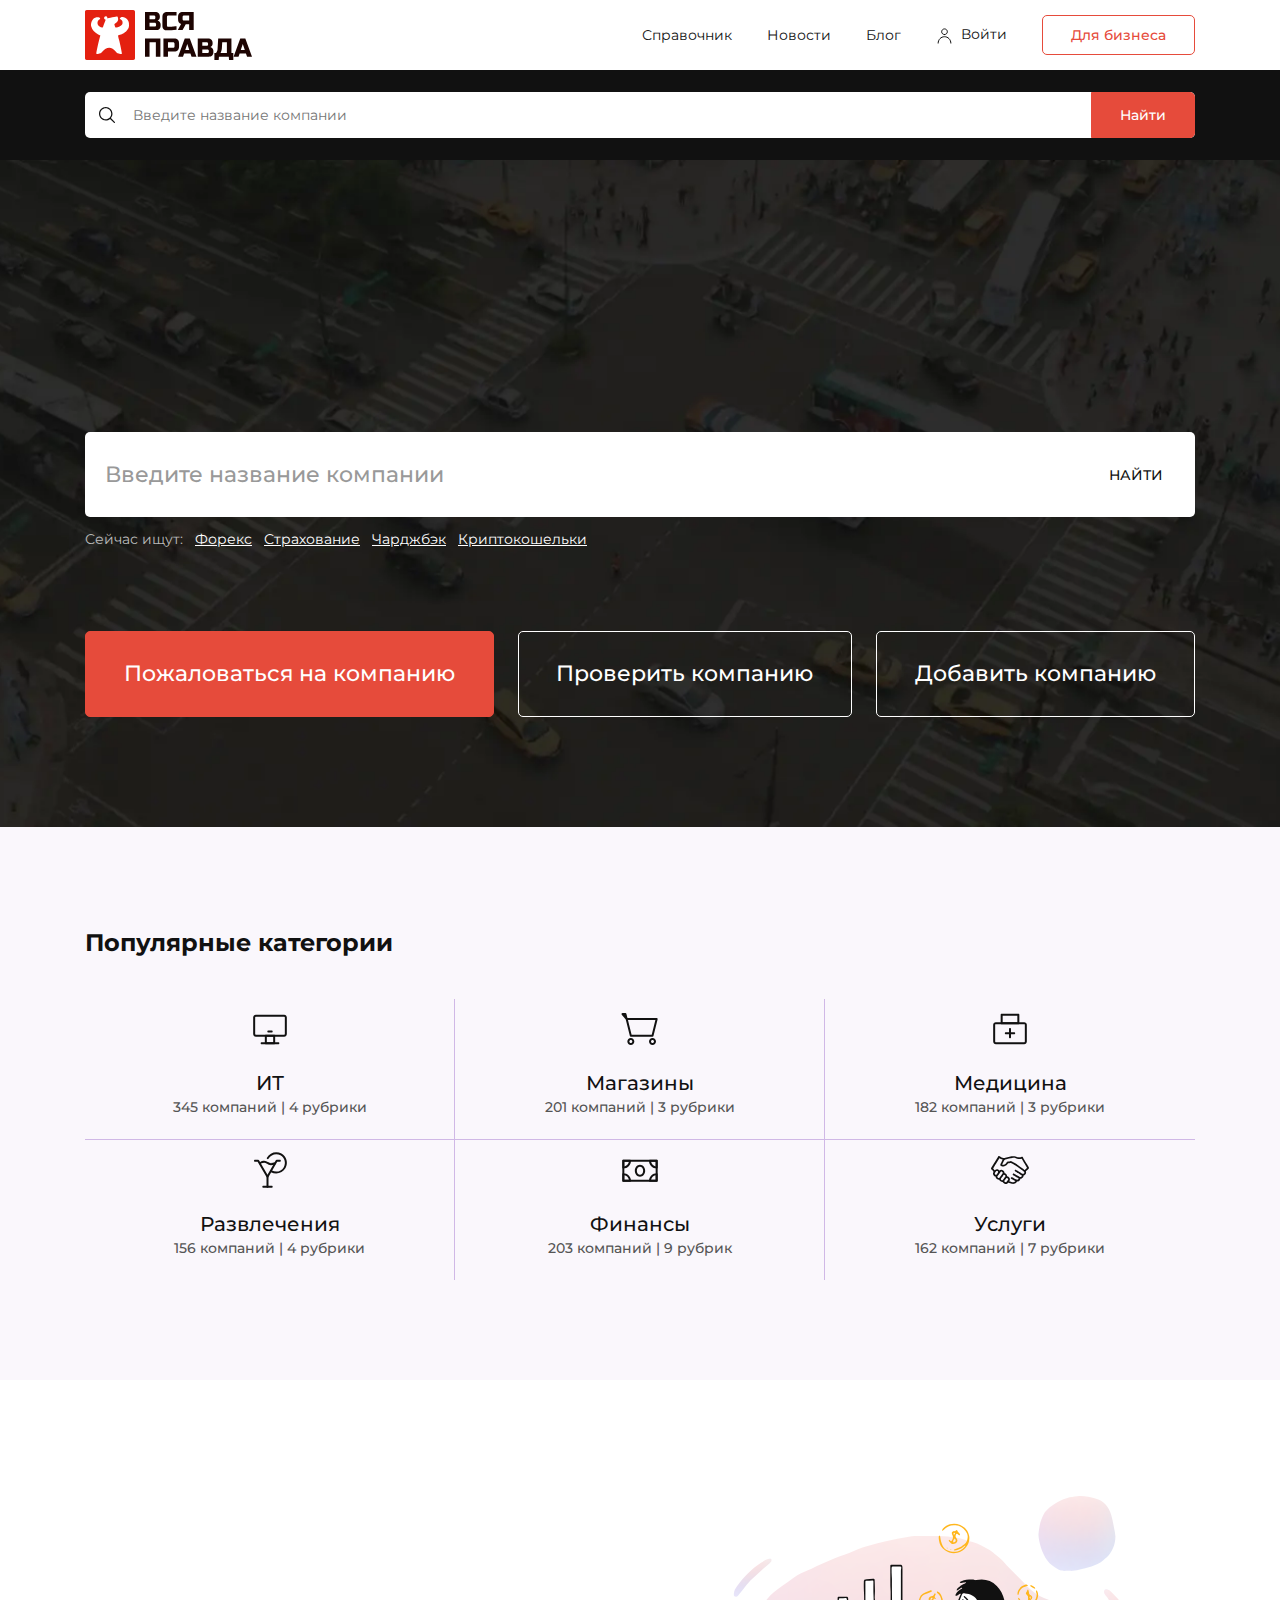
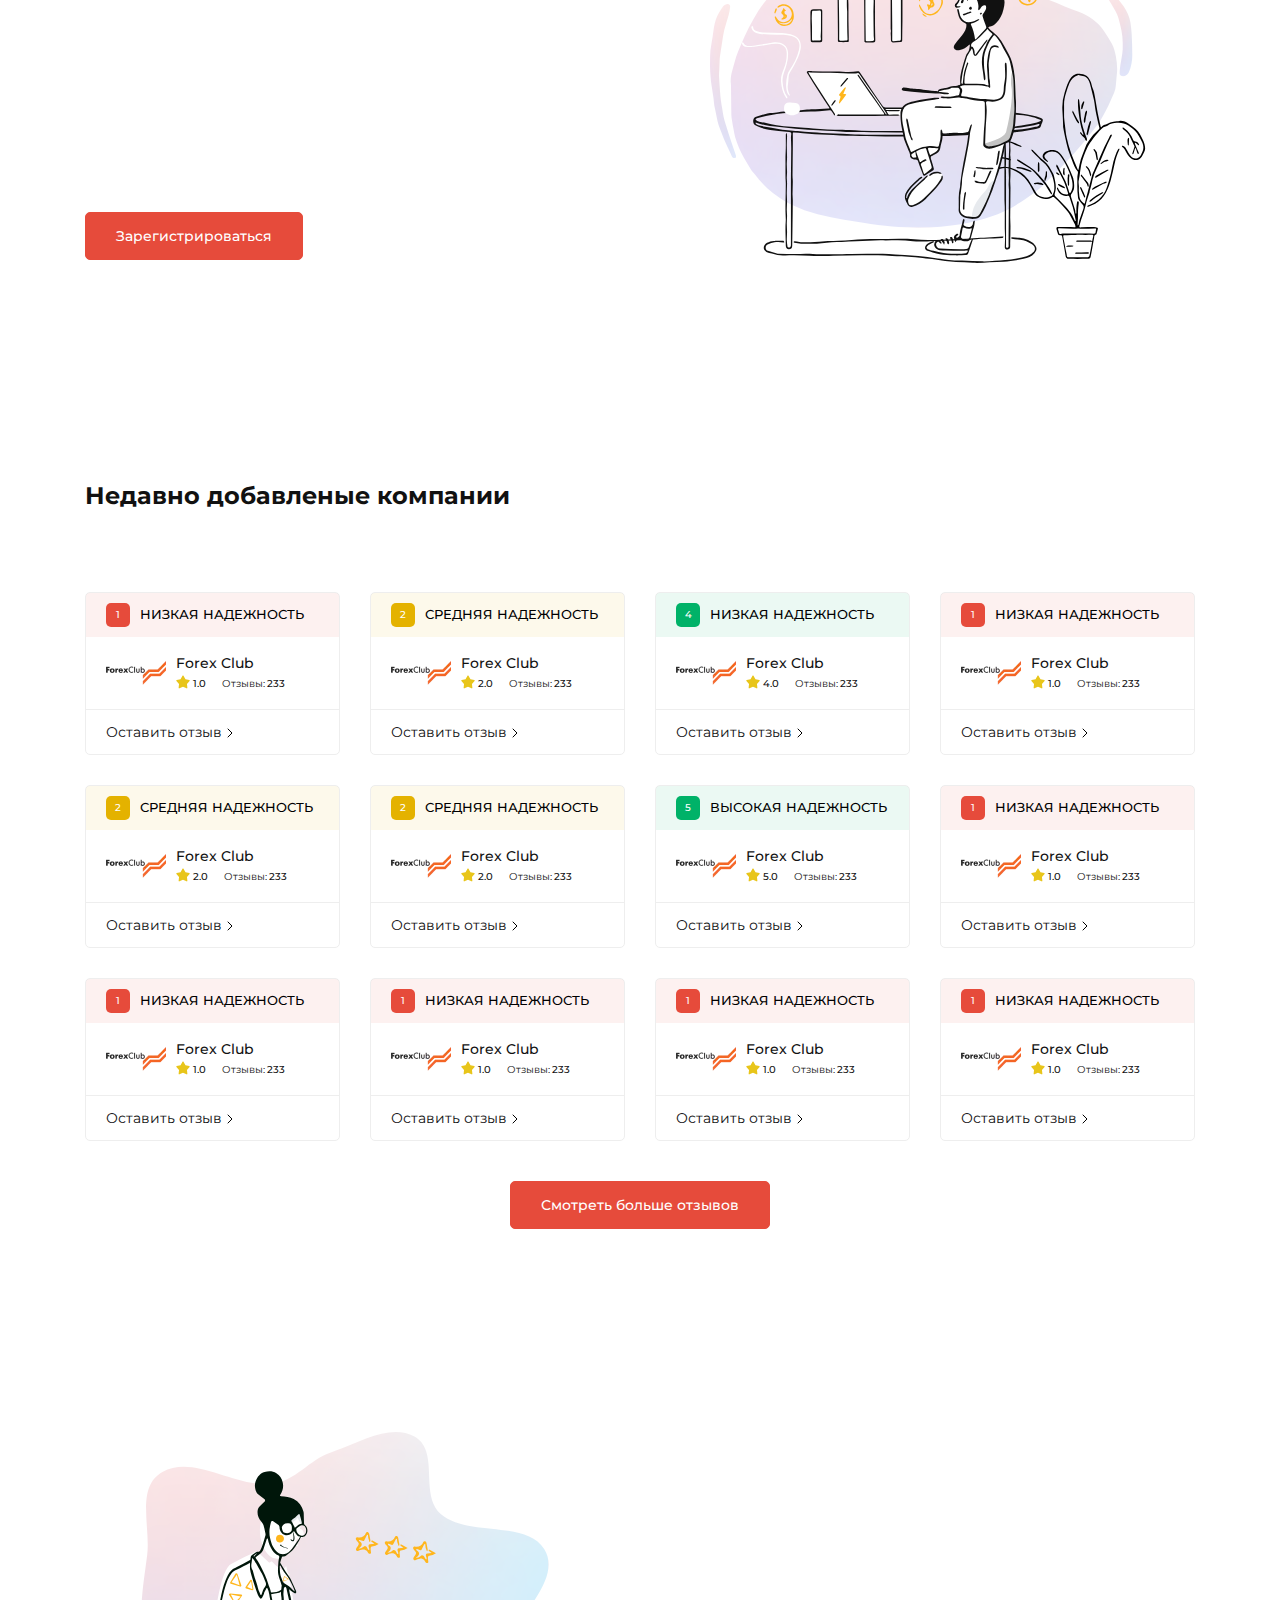
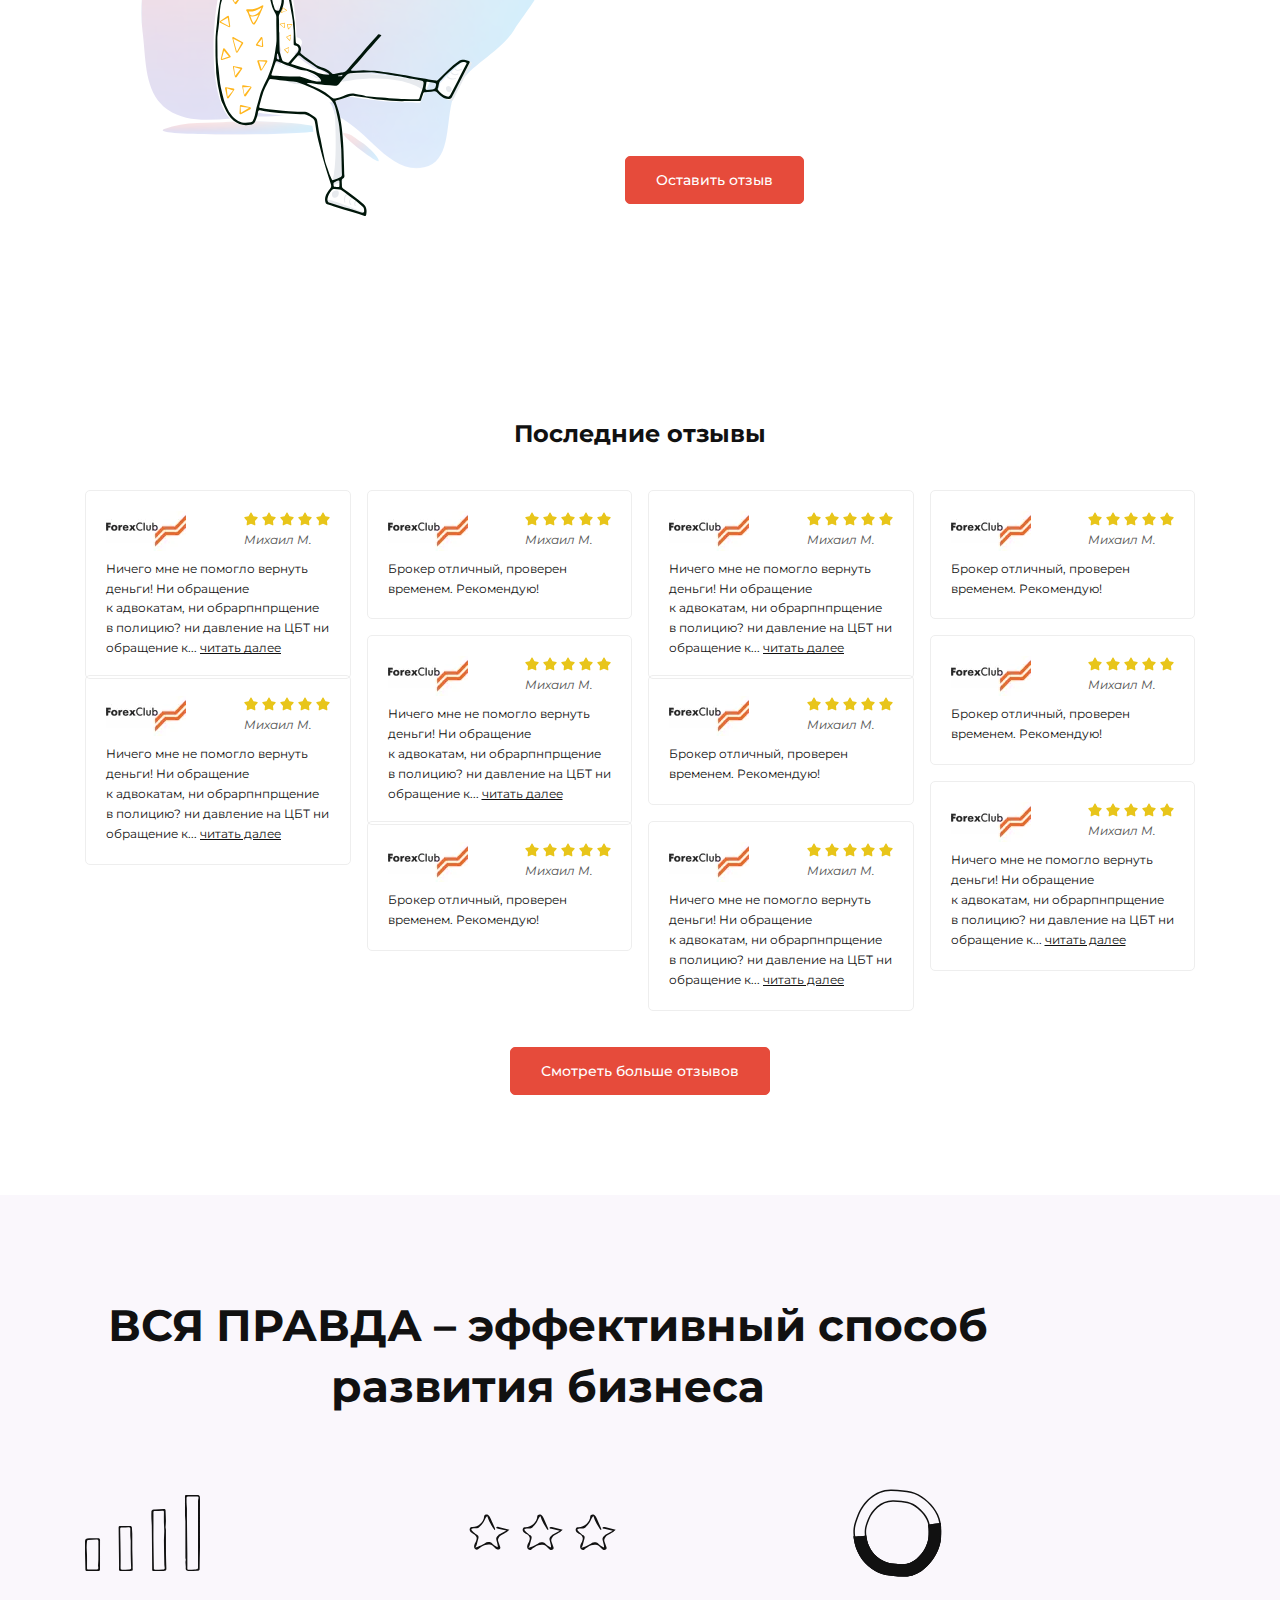
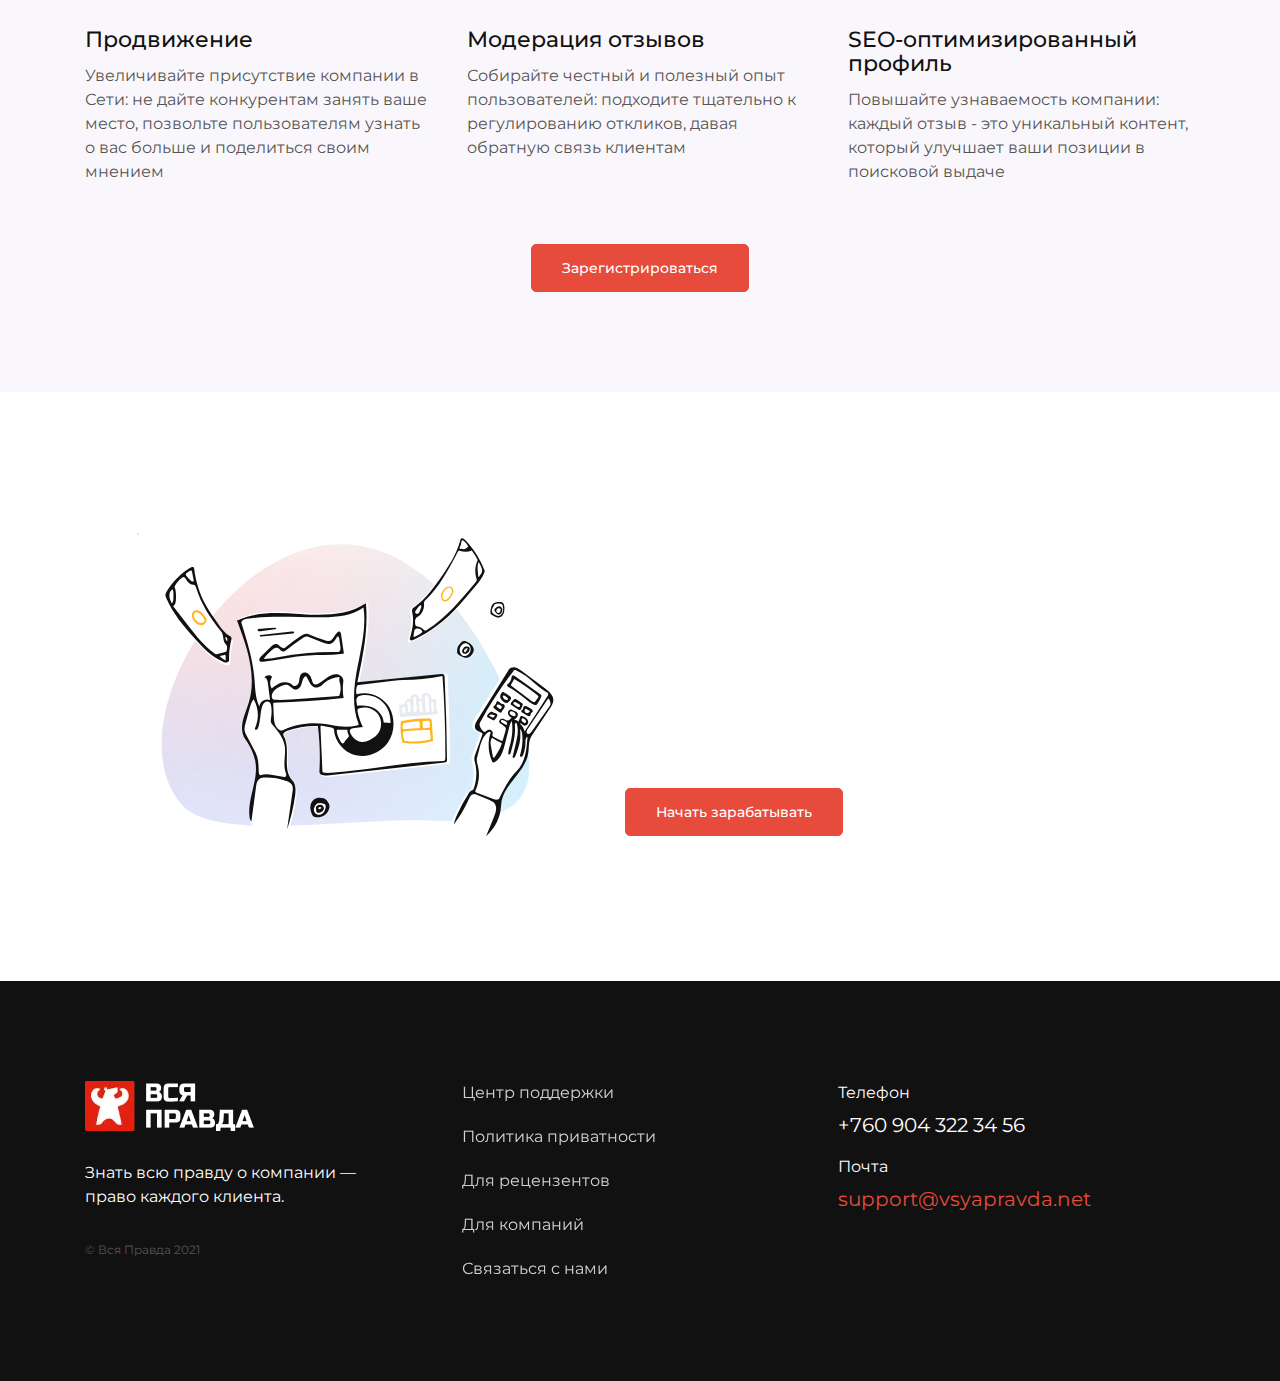
<file: home.html>
<!DOCTYPE html>
<html lang="en">

<head>
	<title>HomePage</title>
	<meta charset="UTF-8">
	<meta name="format-detection" content="telephone=no">
	<style>
		body {
			opacity: 0;
		}
	</style>
	<link rel="stylesheet" href="css/style.min.css?_v=20240501105504">
	<link rel="shortcut icon" href="favicon.ico">
	<!-- <meta name="robots" content="noindex, nofollow"> -->
	<meta name="viewport" content="width=device-width, initial-scale=1.0">
</head>


<body>
	<div class="wrapper">
		<header class="header" data-scroll-show>
			<div class="header__top-wrap" data-lp>
				<div class="header__container">
					<div class="header__top">
						<a href="#" class="header__logo"><img src="img/logo.svg" alt="Logo"></a>
						<div class="header__menu-block">
							<div class="header__menu menu">
								<nav class="menu__body">
									<ul class="menu__list">
										<li class="menu__item"><a href="#" class="menu__link">Справочник</a></li>
										<li class="menu__item"><a href="#" class="menu__link">Новости</a></li>
										<li class="menu__item"><a href="#" class="menu__link">Блог</a></li>
										<li class="menu__item"><a href="#" class="menu__link menu__link_user">Войти</a></li>
									</ul>
								</nav>
							</div>
						</div>
						<a href="#" class="header__btn button" data-da=".header__menu, 479.98, last">Для бизнеса</a>
						<button type="button" class="menu__icon icon-menu"><span></span></button>
					</div>
				</div>
			</div>
			<div class="header__bottom">
				<div class="header__container">
					<form action="#" class="header__form form-search">
						<button type="button" class="form-search__button" aria-label="Найти"></button>
						<div class="form-search__input">
							<input autocomplete="off" type="text" name="form[]" placeholder="Введите название компании" class="input">
						</div>
						<button type="button" class="form-search__btn button button_fill">Найти</button>
					</form>
				</div>
			</div>
		</header>
		<main class="page">
			<section class="page__hero hero">
				<div class="hero__img-ibg">
					<picture><source srcset="img/main/main-bg.webp" type="image/webp"><img src="img/main/main-bg.jpg" alt="Перекресток"></picture>
				</div>
				<div class="hero__container">
					<div class="hero__title title title_big title_white">
						Вся правда <br> о компаниях на одной площадке
					</div>
					<form class="hero__search search-hero">
						<div class="search-hero__input">
							<input autocomplete="off" type="text" name="form[]" data-error="Помилка" placeholder="Введите название компании" class="input">
							<button type="submit" class="search-hero__button">Найти</button>
						</div>
						<div class="search-hero__list list-seach">
							<span class="list-seach__name">Сейчас ищут:</span>
							<a href="#" class="list-seach__item">
								Форекс
							</a>
							<a href="#" class="list-seach__item">
								Страхование
							</a>
							<a href="#" class="list-seach__item">
								Чарджбэк
							</a>
							<a href="#" class="list-seach__item">
								Криптокошельки
							</a>
						</div>
					</form>
					<div class="search-hero__buttons">
						<button type="button" class="search-hero__btn button button_fill">Пожаловаться на компанию </button>
						<button type="button" class="search-hero__btn button button_white">Проверить компанию</button>
						<button type="button" class="search-hero__btn button button_white">Добавить компанию </button>
					</div>
				</div>
			</section>
			<section class="page__categories categories">
				<div class="categories__container">
					<h2 class="categories__title title title_small">
						Популярные категории
					</h2>
					<div class="categories__body">
						<a href="#" class="categories__item item-categories">
							<div class="item-categories__icon">
								<svg xmlns="http://www.w3.org/2000/svg" width="34" height="31" viewBox="0 0 34 31" fill="none">
									<path fill-rule="evenodd" clip-rule="evenodd" d="M11.8337 21.6667C11.8337 21.1144 12.2814 20.6667 12.8337 20.6667H21.167C21.7193 20.6667 22.167 21.1144 22.167 21.6667V29.1667C22.167 29.719 21.7193 30.1667 21.167 30.1667H12.8337C12.2814 30.1667 11.8337 29.719 11.8337 29.1667V21.6667ZM13.8337 22.6667V28.1667H20.167V22.6667H13.8337Z" />
									<path fill-rule="evenodd" clip-rule="evenodd" d="M2.83366 2.66669C2.46547 2.66669 2.16699 2.96516 2.16699 3.33335V20C2.16699 20.3682 2.46547 20.6667 2.83366 20.6667H31.167C31.5352 20.6667 31.8337 20.3682 31.8337 20V3.33335C31.8337 2.96516 31.5352 2.66669 31.167 2.66669H2.83366ZM0.166992 3.33335C0.166992 1.86059 1.3609 0.666687 2.83366 0.666687H31.167C32.6398 0.666687 33.8337 1.86059 33.8337 3.33335V20C33.8337 21.4728 32.6398 22.6667 31.167 22.6667H2.83366C1.3609 22.6667 0.166992 21.4728 0.166992 20V3.33335Z" />
									<path fill-rule="evenodd" clip-rule="evenodd" d="M14.3337 17.5C14.3337 16.9477 14.7814 16.5 15.3337 16.5H18.667C19.2193 16.5 19.667 16.9477 19.667 17.5C19.667 18.0523 19.2193 18.5 18.667 18.5H15.3337C14.7814 18.5 14.3337 18.0523 14.3337 17.5Z" />
									<path fill-rule="evenodd" clip-rule="evenodd" d="M7.66699 29.1667C7.66699 28.6144 8.11471 28.1667 8.66699 28.1667H25.3337C25.8859 28.1667 26.3337 28.6144 26.3337 29.1667C26.3337 29.719 25.8859 30.1667 25.3337 30.1667H8.66699C8.11471 30.1667 7.66699 29.719 7.66699 29.1667Z" />
								</svg>
							</div>
							<h3 class="item-categories__name">
								ИТ
							</h3>
							<div class="item-categories__footer">
								345 компаний | 4 рубрики
							</div>

						</a>
						<a href="#" class="categories__item item-categories">
							<div class="item-categories__icon">
								<svg xmlns="http://www.w3.org/2000/svg" width="37" height="32" viewBox="0 0 37 32" fill="none">
									<path fill-rule="evenodd" clip-rule="evenodd" d="M0.594423 0.575845C0.759003 0.22446 1.11199 0 1.50001 0H4.41668C4.87555 0 5.27553 0.312297 5.38682 0.757464L6.44746 5H35.6667C35.9746 5 36.2654 5.14187 36.4549 5.38459C36.6444 5.6273 36.7115 5.94379 36.6368 6.24254L32.4702 22.9092C32.3589 23.3544 31.9589 23.6667 31.5 23.6667H9.83335C9.37448 23.6667 8.97449 23.3544 8.8632 22.9092L4.75202 6.46445L0.731791 1.64018C0.483388 1.3421 0.429843 0.927229 0.594423 0.575845ZM6.94746 7L10.6141 21.6667H30.7192L34.3859 7H6.94746Z" />
									<path fill-rule="evenodd" clip-rule="evenodd" d="M9.83335 27C9.00492 27 8.33335 27.6716 8.33335 28.5C8.33335 29.3284 9.00492 30 9.83335 30C10.6618 30 11.3333 29.3284 11.3333 28.5C11.3333 27.6716 10.6618 27 9.83335 27ZM6.33335 28.5C6.33335 26.567 7.90035 25 9.83335 25C11.7663 25 13.3333 26.567 13.3333 28.5C13.3333 30.433 11.7663 32 9.83335 32C7.90035 32 6.33335 30.433 6.33335 28.5Z" />
									<path fill-rule="evenodd" clip-rule="evenodd" d="M31.5 27C30.6716 27 30 27.6716 30 28.5C30 29.3284 30.6716 30 31.5 30C32.3284 30 33 29.3284 33 28.5C33 27.6716 32.3284 27 31.5 27ZM28 28.5C28 26.567 29.567 25 31.5 25C33.433 25 35 26.567 35 28.5C35 30.433 33.433 32 31.5 32C29.567 32 28 30.433 28 28.5Z" />
								</svg>
							</div>
							<h3 class="item-categories__name">
								Магазины
							</h3>
							<div class="item-categories__footer">
								201 компаний | 3 рубрики
							</div>

						</a>
						<a href="#" class="categories__item item-categories">
							<div class="item-categories__icon">
								<svg xmlns="http://www.w3.org/2000/svg" width="34" height="32" viewBox="0 0 34 32" fill="none">
									<path fill-rule="evenodd" clip-rule="evenodd" d="M0.948041 9.94757C1.44814 9.44748 2.12641 9.16652 2.83366 9.16652H31.167C31.8742 9.16652 32.5525 9.44748 33.0526 9.94757C33.5527 10.4477 33.8337 11.1259 33.8337 11.8332V28.4999C33.8337 29.2071 33.5527 29.8854 33.0526 30.3855C32.5525 30.8856 31.8742 31.1665 31.167 31.1665H2.83366C2.12642 31.1665 1.44814 30.8856 0.948041 30.3855C0.447943 29.8854 0.166992 29.2071 0.166992 28.4999V11.8332C0.166992 11.1259 0.447944 10.4477 0.948041 9.94757ZM2.83366 11.1665C2.65685 11.1665 2.48728 11.2368 2.36225 11.3618C2.23723 11.4868 2.16699 11.6564 2.16699 11.8332V28.4999C2.16699 28.6767 2.23723 28.8462 2.36225 28.9713C2.48728 29.0963 2.65685 29.1665 2.83366 29.1665H31.167C31.3438 29.1665 31.5134 29.0963 31.6384 28.9713C31.7634 28.8462 31.8337 28.6767 31.8337 28.4999V11.8332C31.8337 11.6564 31.7634 11.4868 31.6384 11.3618C31.5134 11.2368 31.3438 11.1665 31.167 11.1665H2.83366Z" />
									<path fill-rule="evenodd" clip-rule="evenodd" d="M7.66699 1.83319C7.66699 1.28091 8.11471 0.833191 8.66699 0.833191H25.3337C25.8859 0.833191 26.3337 1.28091 26.3337 1.83319V10.1665C26.3337 10.7188 25.8859 11.1665 25.3337 11.1665H8.66699C8.11471 11.1665 7.66699 10.7188 7.66699 10.1665V1.83319ZM9.66699 2.83319V9.16652H24.3337V2.83319H9.66699Z" />
									<path fill-rule="evenodd" clip-rule="evenodd" d="M11.8337 20.1665C11.8337 19.6142 12.2814 19.1665 12.8337 19.1665H21.167C21.7193 19.1665 22.167 19.6142 22.167 20.1665C22.167 20.7188 21.7193 21.1665 21.167 21.1665H12.8337C12.2814 21.1665 11.8337 20.7188 11.8337 20.1665Z" />
									<path fill-rule="evenodd" clip-rule="evenodd" d="M17.0003 14.9999C17.5526 14.9999 18.0003 15.4476 18.0003 15.9999V24.3332C18.0003 24.8855 17.5526 25.3332 17.0003 25.3332C16.448 25.3332 16.0003 24.8855 16.0003 24.3332V15.9999C16.0003 15.4476 16.448 14.9999 17.0003 14.9999Z" />
								</svg>
							</div>
							<h3 class="item-categories__name">
								Медицина
							</h3>
							<div class="item-categories__footer">
								182 компаний | 3 рубрики
							</div>

						</a>
						<a href="#" class="categories__item item-categories">
							<div class="item-categories__icon">
								<svg xmlns="http://www.w3.org/2000/svg" width="40" height="40" viewBox="0 0 40 40" fill="none">
									<path fill-rule="evenodd" clip-rule="evenodd" d="M4 10.8334C4 10.2811 4.44772 9.83336 5 9.83336H8.16667C8.5207 9.83336 8.84835 10.0206 9.02813 10.3255L17.4922 24.6843L25.8012 10.3323C25.98 10.0235 26.3098 9.83336 26.6667 9.83336H29.8333C30.3856 9.83336 30.8333 10.2811 30.8333 10.8334C30.8333 11.3856 30.3856 11.8334 29.8333 11.8334H27.2432L18.3654 27.1677C18.1873 27.4753 17.8594 27.6653 17.5039 27.6667C17.1485 27.6681 16.819 27.4807 16.6385 27.1745L7.59533 11.8334H5C4.44772 11.8334 4 11.3856 4 10.8334Z" />
									<path fill-rule="evenodd" clip-rule="evenodd" d="M16.8901 7.63546C19.7867 2.48664 26.3081 0.660977 31.4569 3.55666C36.606 6.45251 38.4306 12.9748 35.535 18.1226C32.6391 23.2717 26.1177 25.0972 20.9682 22.2016C20.4868 21.9309 20.316 21.3212 20.5867 20.8398C20.8574 20.3584 21.4671 20.1876 21.9485 20.4583C26.1356 22.8127 31.4375 21.3282 33.7917 17.1422C36.1461 12.9568 34.6624 7.65403 30.4765 5.29989C26.2903 2.94557 20.9883 4.42991 18.6332 8.61609C18.3624 9.09743 17.7527 9.26811 17.2714 8.99732C16.79 8.72653 16.6193 8.1168 16.8901 7.63546Z" />
									<path fill-rule="evenodd" clip-rule="evenodd" d="M12.3333 36.6667C12.3333 36.1144 12.781 35.6667 13.3333 35.6667H21.6667C22.219 35.6667 22.6667 36.1144 22.6667 36.6667C22.6667 37.219 22.219 37.6667 21.6667 37.6667H13.3333C12.781 37.6667 12.3333 37.219 12.3333 36.6667Z" />
									<path fill-rule="evenodd" clip-rule="evenodd" d="M17.5 25.6667C18.0523 25.6667 18.5 26.1144 18.5 26.6667V36.6667C18.5 37.219 18.0523 37.6667 17.5 37.6667C16.9477 37.6667 16.5 37.219 16.5 36.6667V26.6667C16.5 26.1144 16.9477 25.6667 17.5 25.6667Z" />
									<path fill-rule="evenodd" clip-rule="evenodd" d="M10 13.3334L9.29289 12.6262C8.90237 13.0168 8.90237 13.6499 9.29289 14.0405C9.68228 14.4298 10.3129 14.431 10.7037 14.0439L10.709 14.0388C10.7157 14.0324 10.7284 14.0205 10.7468 14.0038C10.7837 13.9705 10.8434 13.9184 10.9242 13.8538C11.0864 13.724 11.33 13.5465 11.642 13.3683C12.2701 13.0094 13.1404 12.6667 14.1667 12.6667C15.0949 12.6667 15.9012 13.1236 16.9855 13.7742C17.0122 13.7902 17.0392 13.8064 17.0663 13.8227C18.0531 14.4155 19.3036 15.1667 20.8333 15.1667C22.1935 15.1667 23.3287 14.9402 24.1289 14.7115C24.5296 14.5971 24.8483 14.4815 25.0719 14.392C25.1838 14.3473 25.2721 14.309 25.3351 14.2805C25.3666 14.2663 25.3919 14.2545 25.4106 14.2456L25.4338 14.2344L25.4418 14.2305L25.4448 14.229L25.4461 14.2283C25.4464 14.2282 25.4472 14.2278 25.0278 13.3889L25.4472 14.2278C25.9412 13.9808 26.1414 13.3801 25.8944 12.8861C25.648 12.3933 25.0496 12.1929 24.5562 12.4372M10 13.3334C9.29289 12.6262 9.29262 12.6265 9.29289 12.6262L9.29401 12.6251L9.29528 12.6239L9.29831 12.6209L9.30625 12.6131L9.32967 12.5905C9.34861 12.5725 9.37419 12.5486 9.40621 12.5196C9.47021 12.4618 9.56027 12.3837 9.67478 12.2921C9.9032 12.1093 10.2325 11.8702 10.6497 11.6318C11.4799 11.1574 12.6929 10.6667 14.1667 10.6667C15.6964 10.6667 16.9469 11.4179 17.9337 12.0107C17.9608 12.027 17.9878 12.0432 18.0145 12.0592C19.0988 12.7098 19.9051 13.1667 20.8333 13.1667C21.9731 13.1667 22.9213 12.9765 23.5794 12.7885C23.9079 12.6946 24.1621 12.6019 24.3291 12.5351C24.4126 12.5017 24.474 12.4749 24.5119 12.4578C24.5308 12.4492 24.5439 12.4431 24.5507 12.4399L24.5562 12.4372L24.5546 12.438" />
								</svg>
							</div>
							<h3 class="item-categories__name">
								Развлечения
							</h3>
							<div class="item-categories__footer">
								156 компаний | 4 рубрики
							</div>

						</a>
						<a href="#" class="categories__item item-categories">
							<div class="item-categories__icon">
								<svg xmlns="http://www.w3.org/2000/svg" width="40" height="40" viewBox="0 0 40 40" fill="none">
									<path fill-rule="evenodd" clip-rule="evenodd" d="M2.33301 10.8333C2.33301 10.281 2.78072 9.83331 3.33301 9.83331H36.6663C37.2186 9.83331 37.6663 10.281 37.6663 10.8333V30.8333C37.6663 31.3856 37.2186 31.8333 36.6663 31.8333H3.33301C2.78072 31.8333 2.33301 31.3856 2.33301 30.8333V10.8333ZM4.33301 11.8333V29.8333H35.6663V11.8333H4.33301Z" />
									<path fill-rule="evenodd" clip-rule="evenodd" d="M2.33301 10.8333C2.33301 10.281 2.78072 9.83331 3.33301 9.83331H9.99967C10.2649 9.83331 10.5192 9.93867 10.7068 10.1262C10.8943 10.3137 10.9997 10.5681 10.9997 10.8333C10.9997 12.8666 10.1919 14.8167 8.75416 16.2545C7.31638 17.6922 5.36633 18.5 3.33301 18.5C3.06779 18.5 2.81344 18.3946 2.6259 18.2071C2.43836 18.0195 2.33301 17.7652 2.33301 17.5V10.8333ZM4.33301 11.8333V16.4111C5.46441 16.2082 6.51599 15.6642 7.33995 14.8402C8.1639 14.0163 8.70792 12.9647 8.91076 11.8333H4.33301Z" />
									<path fill-rule="evenodd" clip-rule="evenodd" d="M2.6259 23.4595C2.81344 23.272 3.06779 23.1666 3.33301 23.1666C5.36633 23.1666 7.31638 23.9743 8.75416 25.4121C10.1919 26.8499 10.9997 28.7999 10.9997 30.8333C10.9997 31.0985 10.8943 31.3528 10.7068 31.5404C10.5192 31.7279 10.2649 31.8333 9.99967 31.8333L3.33301 31.8333C2.78072 31.8333 2.33301 31.3856 2.33301 30.8333V24.1666C2.33301 23.9014 2.43836 23.647 2.6259 23.4595ZM4.33301 25.2555V29.8333L8.91076 29.8333C8.70792 28.7019 8.1639 27.6503 7.33995 26.8263C6.51599 26.0024 5.46441 25.4584 4.33301 25.2555Z" />
									<path fill-rule="evenodd" clip-rule="evenodd" d="M35.6663 25.2555C34.5349 25.4584 33.4833 26.0024 32.6594 26.8263C31.8354 27.6503 31.2914 28.7019 31.0886 29.8333L35.6663 29.8333L35.6663 25.2555ZM31.2452 25.4121C32.6829 23.9743 34.633 23.1666 36.6663 23.1666C36.9315 23.1666 37.1859 23.272 37.3734 23.4595C37.561 23.647 37.6663 23.9014 37.6663 24.1666L37.6663 30.8333C37.6663 31.3856 37.2186 31.8333 36.6663 31.8333L29.9996 31.8333C29.4474 31.8333 28.9996 31.3856 28.9996 30.8333C28.9996 28.7999 29.8074 26.8499 31.2452 25.4121Z" />
									<path fill-rule="evenodd" clip-rule="evenodd" d="M28.9996 10.8333C28.9996 10.281 29.4474 9.83331 29.9996 9.83331H36.6663C37.2186 9.83331 37.6663 10.281 37.6663 10.8333L37.6663 17.5C37.6663 17.7652 37.561 18.0195 37.3734 18.2071C37.1859 18.3946 36.9315 18.5 36.6663 18.5C34.633 18.5 32.6829 17.6922 31.2452 16.2545C29.8074 14.8167 28.9996 12.8666 28.9996 10.8333ZM31.0886 11.8333C31.2914 12.9647 31.8354 14.0163 32.6594 14.8402C33.4833 15.6642 34.5349 16.2082 35.6663 16.4111L35.6663 11.8333H31.0886Z" />
									<path fill-rule="evenodd" clip-rule="evenodd" d="M14.833 20.8333C14.833 17.6977 16.9837 14.8333 19.9997 14.8333C23.0157 14.8333 25.1663 17.6977 25.1663 20.8333C25.1663 23.9689 23.0157 26.8333 19.9997 26.8333C16.9837 26.8333 14.833 23.9689 14.833 20.8333ZM19.9997 16.8333C18.414 16.8333 16.833 18.4456 16.833 20.8333C16.833 23.2211 18.414 24.8333 19.9997 24.8333C21.5853 24.8333 23.1663 23.2211 23.1663 20.8333C23.1663 18.4456 21.5853 16.8333 19.9997 16.8333Z" />
								</svg>
							</div>
							<h3 class="item-categories__name">
								Финансы
							</h3>
							<div class="item-categories__footer">
								203 компаний | 9 рубрик
							</div>
						</a>
						<a href="#" class="categories__item item-categories">
							<div class="item-categories__icon">
								<svg xmlns="http://www.w3.org/2000/svg" width="40" height="40" viewBox="0 0 40 40" fill="none">
									<path fill-rule="evenodd" clip-rule="evenodd" d="M9.6662 6.29947L9.65369 6.29023L9.63987 6.28307C9.61254 6.2689 9.58058 6.24942 9.53782 6.22302L9.53247 6.21972C9.49306 6.19538 9.44659 6.16668 9.39703 6.13922C9.29417 6.08225 9.1629 6.02181 9.01251 6.00475C8.85599 5.98698 8.68942 6.01742 8.52408 6.12457C8.36394 6.22835 8.2141 6.39798 8.07142 6.64368L1.39356 17.5617C1.05638 18.0319 0.932437 18.4055 1.03497 18.7663C1.08423 18.9396 1.18135 19.092 1.29818 19.2354C1.41328 19.3768 1.55744 19.5213 1.71028 19.6746L1.71395 19.6782L1.71654 19.6807L2.65526 20.5883C2.90789 20.931 3.13668 21.2482 3.30249 21.4843C3.38661 21.604 3.45376 21.7017 3.49939 21.7709L3.52265 21.8066C3.5133 21.8301 3.50153 21.8585 3.48757 21.8911C3.44742 21.9849 3.39179 22.1075 3.33056 22.2359C3.1071 22.7041 2.99125 23.1333 2.99707 23.5672C3.00288 24.0013 3.13027 24.4232 3.36666 24.8771C3.77169 25.6549 4.58731 26.3665 5.3458 26.5816C5.43857 26.6079 5.52414 26.6257 5.56906 26.6412C5.56964 26.6551 5.56906 26.6663 5.56906 26.6911C5.56906 27.4842 6.11564 28.399 6.91463 29.0386C7.5532 29.5497 8.20711 29.8 8.95552 29.8084L9.24165 29.8205C9.2544 29.8598 9.27167 29.9025 9.29131 29.9461C9.33072 30.0337 9.38459 30.1357 9.44536 30.2406C9.5664 30.4496 9.72306 30.6837 9.86481 30.8523C10.2096 31.2626 10.822 31.6792 11.347 31.8635C11.6537 31.9711 11.8697 31.9977 12.3282 31.9969L12.7342 31.9961C12.7497 32.066 12.7916 32.157 12.8336 32.2374C12.8787 32.3238 12.9355 32.4197 12.994 32.5052C13.6082 33.404 14.7534 34 15.8595 34C16.2516 34 16.6841 33.9994 17.1425 33.7289C17.2415 33.6705 17.3428 33.5737 17.4595 33.4465C17.5789 33.3163 17.7287 33.1381 17.924 32.9028C17.9988 32.8128 18.0726 32.7324 18.1302 32.6761C18.1404 32.6661 18.1498 32.6572 18.1582 32.6494C18.1714 32.6541 18.1862 32.6595 18.2023 32.6656C18.274 32.6927 18.366 32.7306 18.4601 32.7727C19.4406 33.2119 20.7912 33.6222 21.8506 33.8025C22.1537 33.8541 22.5994 33.8835 23.0196 33.89C23.4364 33.8965 23.8517 33.8809 24.0887 33.8354C24.5501 33.747 25.1638 33.5224 25.529 33.3059C26.143 32.9419 26.7653 32.2326 27.0668 31.5578L27.1211 31.4364L27.5943 31.4153C28.0091 31.3968 28.3414 31.3442 28.6363 31.2286C28.9337 31.1118 29.1802 30.9359 29.4309 30.6891C29.6246 30.4983 29.8555 30.2089 29.9452 30.0333C30.0325 29.8625 30.1294 29.6099 30.2039 29.3807C30.2415 29.2653 30.2745 29.1524 30.2982 29.0552L30.3336 28.8532C30.3725 28.8463 30.4257 28.8395 30.501 28.8312C31.5606 28.7124 32.4851 28.1359 33.0968 27.2202C33.3863 26.7866 33.5984 26.1936 33.6153 25.7417L33.6226 25.5474L33.7778 25.5132C34.6957 25.3112 35.4677 24.6682 35.8204 23.8087C35.9945 23.3847 36.0814 22.9863 36.0731 22.5752C36.065 22.1647 36.007 21.8133 35.8175 21.3619C35.8826 21.2971 35.999 21.2013 36.1877 21.0584C36.4231 20.8804 36.9143 20.4083 37.3356 19.993C37.5488 19.7828 37.748 19.5833 37.8938 19.4363C38.4155 18.9687 38.8812 18.4071 38.964 18.1433C39.0516 17.8641 38.9541 17.6651 38.9356 17.5921C38.9286 17.5642 38.9156 17.5346 38.9065 17.5146C38.8956 17.4903 38.8816 17.4616 38.8653 17.4296C38.8328 17.3655 38.7888 17.2834 38.7369 17.1893C38.633 17.0008 38.4947 16.7602 38.3472 16.5125L37.194 14.5774C35.4005 11.5686 33.5944 8.52829 33.2127 7.8752C33.0934 7.67108 32.9763 7.47533 32.8837 7.32414L32.7033 7.04371C32.608 6.89091 32.4775 6.79777 32.312 6.77056C32.1624 6.74599 32.0042 6.77923 31.8543 6.82406C31.703 6.86925 31.5252 6.93793 31.3391 7.0047C31.1481 7.07315 30.9351 7.14461 30.6941 7.20414L30.6879 7.20591C30.3317 7.30648 29.8552 7.36449 29.372 7.37378C28.8888 7.38307 28.4141 7.34331 28.0616 7.25662C27.8888 7.21412 27.3989 7.05999 26.9733 6.91318C25.9144 6.54776 25.0672 6.31573 24.4234 6.21835C22.3294 5.90151 18.7721 6.52008 15.3557 7.77079L14.5857 8.05267L14.0428 7.97291C13.3079 7.86481 12.1269 7.59862 11.6238 7.42929C11.1462 7.26847 10.5389 6.94333 10.0548 6.58616L9.6662 6.29947ZM22.4207 7.8998C20.2557 8.08446 17.8756 8.66186 15.4663 9.58968C15.2381 9.67757 15.0922 9.74212 14.9726 9.81139C14.8555 9.87923 14.7581 9.95496 14.6315 10.071C14.4572 10.2308 14.2311 10.4752 14.1334 10.607C14.1121 10.6357 14.0631 10.7179 13.9878 10.855C13.9153 10.9872 13.8243 11.159 13.7215 11.3572C13.5158 11.7534 13.2645 12.2512 13.0203 12.7394C12.7764 13.2274 12.5399 13.7051 12.3646 14.061C12.2769 14.2389 12.2044 14.3862 12.154 14.4891L12.1424 14.5128C12.1544 14.5222 12.1672 14.5319 12.1804 14.5418C12.274 14.6115 12.3694 14.669 12.4339 14.6867C12.6345 14.7418 12.9016 14.7741 13.1699 14.7791C13.4391 14.784 13.693 14.761 13.8685 14.7146C14.7179 14.4896 15.8312 13.801 16.4434 12.6626C16.6137 12.346 16.7682 12.1353 16.9178 11.9882C17.0704 11.8383 17.211 11.7614 17.3404 11.7044C17.4128 11.6725 17.5089 11.6552 17.5924 11.6439C17.6818 11.6319 17.7805 11.6241 17.8706 11.6191L18.4157 11.5868C18.5533 11.5719 18.7406 11.5498 18.9401 11.5217C19.14 11.4934 19.3498 11.4593 19.533 11.4202C19.7216 11.3801 19.8641 11.3383 19.9406 11.3001C20.0404 11.2501 20.1529 11.2056 20.2553 11.1731C20.3514 11.1427 20.4599 11.1159 20.5441 11.1159C20.6416 11.1159 20.7689 11.146 20.9025 11.1866C21.0424 11.2292 21.2106 11.2901 21.3988 11.3649C21.7756 11.5148 22.2423 11.7243 22.741 11.9652C23.7377 12.4465 24.8736 13.0586 25.6887 13.5803C27.8885 14.9884 29.053 15.8208 32.694 18.5864C33.2398 19.0009 33.7348 19.3722 34.0994 19.6415C34.2818 19.7762 34.4309 19.8849 34.5372 19.9605L34.6456 20.0221C34.7043 19.9866 34.7851 19.9293 34.8843 19.8526C35.0812 19.7001 35.3344 19.4835 35.597 19.2446C36.1279 18.7617 36.6712 18.2114 36.8677 17.9298L36.9668 17.7878L36.2591 16.5826C35.8348 15.8601 34.9763 14.3947 34.3514 13.3262C33.7264 12.2572 33.1122 11.2119 32.9864 11.0025C32.859 10.7903 32.4887 10.1582 32.1637 9.59783L31.6552 8.72103L31.4569 8.79227C30.8345 9.01593 30.1473 9.11474 29.2851 9.11184C28.7514 9.11005 28.399 9.09516 27.9848 9.01485C27.5754 8.93547 27.1106 8.79305 26.3501 8.54478C24.4329 7.91883 23.6511 7.79485 22.4207 7.8998ZM9.0331 8.64049C9.11309 8.49038 9.1922 8.34315 9.25135 8.23341L9.25804 8.22102L9.75016 8.46715C9.80499 8.49137 9.88428 8.52611 9.9825 8.5683C10.1788 8.65266 10.4513 8.76701 10.7554 8.88692C11.3582 9.12458 12.1043 9.39173 12.6276 9.48294C12.677 9.49155 12.7237 9.50076 12.766 9.51001C12.7425 9.5427 12.7167 9.57758 12.6895 9.61312C12.6181 9.70651 12.4821 9.94278 12.3162 10.2585C12.1467 10.5809 11.9378 11.0017 11.719 11.4765C11.5059 11.939 11.3121 12.3419 11.1411 12.696C10.9705 13.0494 10.8213 13.3562 10.6991 13.6237C10.4588 14.149 10.3035 14.5585 10.3035 14.9041C10.3035 15.2605 10.4435 15.5357 10.684 15.7527C10.9153 15.9614 11.2365 16.1135 11.5987 16.2482C12.2451 16.4887 12.7368 16.5641 13.4279 16.5292C14.8548 16.4569 16.1395 15.7136 17.3666 14.2991C17.6336 13.9914 17.9264 13.6316 18.0145 13.4998C18.0499 13.4469 18.0712 13.4166 18.0884 13.3964C18.1036 13.3787 18.1081 13.3777 18.1059 13.3788C18.1059 13.3788 18.1104 13.3756 18.1387 13.3728C18.1692 13.3696 18.2112 13.3688 18.2795 13.3687C18.7913 13.3684 19.581 13.2498 20.0582 13.1011C20.1751 13.0646 20.2995 13.0312 20.4049 13.007C20.5174 12.981 20.5888 12.9701 20.6103 12.9698C20.6103 12.9698 20.6191 12.9699 20.6449 12.9752C20.6689 12.9802 20.7002 12.9884 20.7393 13.0005C20.8173 13.0243 20.9177 13.0607 21.0377 13.1086C21.2771 13.2043 21.5843 13.3418 21.9273 13.5064C22.6132 13.8355 23.4335 14.2682 24.1274 14.6793C25.8313 15.6888 28.2135 17.3594 31.1281 19.5909C31.3875 19.7896 32.1346 20.3513 32.7883 20.8392C33.1143 21.0824 33.421 21.3159 33.6523 21.4958C33.768 21.5859 33.8642 21.6621 33.9344 21.7191C33.9695 21.7477 33.9972 21.7708 34.017 21.7881C34.0411 21.8089 34.0442 21.813 34.0393 21.8073C34.2213 22.0211 34.3143 22.3329 34.3043 22.6536C34.2942 22.9742 34.182 23.2769 33.9882 23.4746C33.6777 23.7915 33.0933 23.9465 32.5608 23.8239C32.5384 23.8188 32.4906 23.8023 32.3754 23.7426C32.2626 23.6841 32.0969 23.5903 31.8428 23.4399C31.3352 23.1393 30.4872 22.6198 29.03 21.7225C27.4137 20.727 26.6275 20.2413 26.21 20.0055C26.0033 19.8888 25.8724 19.8247 25.7691 19.7925C25.6537 19.7567 25.5738 19.7624 25.5083 19.7624C25.404 19.7624 25.3055 19.7718 25.2056 19.8176C25.1102 19.8613 25.0308 19.9306 24.9478 20.0127C24.8633 20.0964 24.7904 20.1763 24.7463 20.2765C24.701 20.3794 24.6944 20.4835 24.6944 20.5949C24.6944 20.7874 24.7276 20.9573 24.835 21.1135C24.9375 21.2624 25.0944 21.3787 25.2953 21.4959C25.6845 21.723 27.6621 22.9305 27.9346 23.1074C28.1168 23.2256 28.5636 23.4978 29.8471 24.2726C30.6998 24.7874 31.227 25.1142 31.5406 25.3284C31.6985 25.4363 31.7944 25.5104 31.8491 25.5617C31.8491 25.5617 31.8132 25.9095 31.6968 26.1292C31.5804 26.3488 31.4277 26.5508 31.2804 26.6735C30.9604 26.94 30.6408 27.063 30.3052 27.0655C30.1205 27.0668 30.011 27.0555 29.8135 26.971C29.5993 26.8795 29.2929 26.7063 28.7221 26.3726C27.1363 25.4454 25.9265 24.7453 25.0984 24.2756C24.6846 24.0408 24.3651 23.8631 24.1413 23.7431C24.0297 23.6832 23.9402 23.6369 23.8739 23.6047C23.8411 23.5888 23.8117 23.5753 23.7869 23.5652L23.7857 23.5647C23.7698 23.5582 23.7301 23.5417 23.689 23.5383C23.5318 23.5251 23.3933 23.5264 23.2655 23.5685C23.1323 23.6122 23.0327 23.6926 22.9384 23.7937C22.852 23.8862 22.7934 23.9827 22.7585 24.092C22.7245 24.1981 22.7162 24.3064 22.7158 24.4158C22.7152 24.6117 22.7867 24.795 22.8329 24.8862C22.8539 24.9274 22.8844 24.9578 22.9029 24.975C22.9246 24.9952 22.9497 25.0148 22.9749 25.0332C23.0256 25.0701 23.0902 25.1113 23.1613 25.1546C23.3034 25.241 23.4903 25.3465 23.6795 25.4557C24.8246 26.1173 27.0053 27.3866 28.2703 28.1278C28.3704 28.1864 28.4674 28.2403 28.5436 28.2798C28.5697 28.2934 28.5943 28.3059 28.6163 28.3164C28.6176 28.3325 28.6184 28.3511 28.6183 28.3717C28.6176 28.6145 28.5408 28.8872 28.4167 29.1208C28.2904 29.3587 28.1311 29.5274 27.988 29.5947C27.8967 29.6377 27.7062 29.6704 27.4589 29.6726C27.2193 29.6747 26.9558 29.6481 26.7349 29.5938C26.7039 29.5862 26.6176 29.5542 26.4689 29.4904C26.3262 29.4293 26.139 29.3448 25.915 29.2403C25.4672 29.0316 24.876 28.7451 24.2056 28.4106C23.5894 28.1032 23.0118 27.8196 22.5777 27.6104C22.3606 27.5058 22.1787 27.4195 22.0455 27.358C21.9791 27.3272 21.9238 27.3023 21.8818 27.284C21.8489 27.2699 21.8038 27.2505 21.7717 27.2431C21.5134 27.1834 21.2601 27.282 21.0802 27.4413C20.8996 27.6013 20.7699 27.8418 20.7699 28.108C20.7699 28.2194 20.7798 28.3424 20.8587 28.4711C20.9323 28.5911 21.0539 28.6966 21.2275 28.8122C21.574 29.0431 22.219 29.3722 23.401 29.9647C24.0197 30.2748 24.467 30.4945 24.7879 30.661C25.1151 30.8307 25.2855 30.9328 25.3667 31.0057C25.3789 31.0166 25.387 31.0251 25.3923 31.0312C25.3934 31.029 25.3945 31.0269 25.3955 31.0249C25.4027 31.0099 25.3946 31.02 25.3997 31.0386C25.4019 31.0467 25.4037 31.0445 25.3923 31.0312C25.3813 31.0516 25.3605 31.0811 25.3219 31.1295C25.2838 31.1773 25.2268 31.2453 25.1702 31.3196C24.54 32.1461 23.2938 32.4051 21.4292 31.9392C20.8144 31.7856 19.7037 31.4179 19.3215 31.2432L19.2798 31.2241L19.4124 31.0463C19.5937 30.8031 19.7207 30.5769 19.801 30.3202C19.8808 30.0647 19.9109 29.7899 19.9125 29.4541C19.9198 27.9155 18.925 26.6926 17.3672 26.2914C17.2686 26.2659 17.1983 26.2474 17.1468 26.2314C17.1367 26.2283 17.1278 26.2254 17.1199 26.2227C17.1231 26.1603 17.1185 26.0742 17.1117 25.9903C17.103 25.883 17.0887 25.7563 17.0705 25.6352C16.8905 24.434 16.0663 23.5397 14.8379 23.1869L14.5669 23.109L14.5568 22.8724C14.5185 21.9818 14.0033 21.0946 13.21 20.5144C11.9703 19.6077 10.5361 19.5812 9.5509 20.5214C9.51111 20.5593 9.4731 20.595 9.43852 20.627L9.39837 20.5576C9.01077 19.8875 8.28722 19.4244 7.4711 19.3079C6.61474 19.1857 5.64494 19.5126 4.85411 20.1599L4.64172 20.3338L4.38791 19.9927C3.92705 19.3734 3.58974 18.9725 3.36661 18.7205C3.25528 18.5946 3.17246 18.506 3.11951 18.4485C3.53712 17.6627 4.84371 15.555 6.1672 13.3871C7.48524 11.228 8.77122 9.13205 9.0331 8.64049ZM6.60612 21.1204C6.48201 21.1685 6.26784 21.2824 6.14051 21.3691C6.03299 21.4424 5.86741 21.5913 5.72516 21.7377C5.65504 21.8099 5.59491 21.877 5.55361 21.9291C5.4941 22.0188 5.36501 22.2115 5.32468 22.2644C5.30117 22.2894 5.24897 22.3634 5.18084 22.4763C5.11598 22.5839 5.04501 22.7127 4.98425 22.8357C4.80424 23.1999 4.77444 23.318 4.77444 23.5156C4.77444 23.8767 5.01621 24.3046 5.34971 24.6092C5.51351 24.7588 5.68699 24.8667 5.84329 24.9193C6.0004 24.9721 6.11853 24.9629 6.20038 24.9165C6.19844 24.9177 6.22479 24.8989 6.29323 24.8221C6.35522 24.7526 6.43858 24.6509 6.54845 24.5096C6.76788 24.2275 7.08537 23.7978 7.53585 23.1753C7.98894 22.5491 8.02953 22.4512 8.04483 22.2936C8.05917 22.1458 8.0443 21.9668 8.00467 21.7935C7.96479 21.6191 7.90326 21.4652 7.83481 21.3625C7.73875 21.2185 7.56304 21.1077 7.33604 21.0586C7.11049 21.0099 6.84948 21.0261 6.60612 21.1204ZM9.37963 23.6312C10.0966 22.6514 10.451 22.1674 10.655 21.9144C10.7573 21.7875 10.8132 21.7297 10.8514 21.6981C10.8834 21.6718 10.9042 21.662 10.9585 21.6381C10.9814 21.6279 11.0354 21.6127 11.1115 21.5999C11.1841 21.5877 11.2624 21.5802 11.3276 21.5796C11.5775 21.5778 11.8903 21.7054 12.1706 21.9224C12.4499 22.1385 12.6642 22.4181 12.741 22.6799C12.7927 22.8559 12.7985 22.966 12.7673 23.0789C12.7331 23.2023 12.6494 23.3493 12.4732 23.5863C12.3298 23.7793 12.0384 24.1748 11.8254 24.4655C11.6128 24.7557 11.2893 25.1946 11.1067 25.4408C10.6973 25.9929 10.0555 26.8771 9.58777 27.5338C9.49265 27.6673 9.39698 27.7959 9.31986 27.8952C9.28121 27.9449 9.24802 27.9862 9.22235 28.0166C9.20502 28.0371 9.19467 28.0484 9.19002 28.0534C9.19398 28.0519 9.19297 28.0521 9.18877 28.0555C9.18626 28.0575 9.18649 28.0572 9.19002 28.0534C9.18451 28.0555 9.16937 28.061 9.13984 28.0659C9.09549 28.0734 9.03638 28.0769 8.96765 28.0743C8.82884 28.0692 8.6751 28.0409 8.55948 27.9954C8.39877 27.9322 8.19757 27.8089 8.00651 27.6583C7.81541 27.5077 7.64932 27.3414 7.55169 27.2011C7.47653 27.0931 7.43352 27.0167 7.40618 26.9463C7.37952 26.8774 7.36437 26.8055 7.35574 26.7026C7.34294 26.5497 7.34868 26.4785 7.3977 26.3731C7.45639 26.2469 7.57571 26.077 7.82423 25.7462C7.98601 25.531 8.68613 24.5788 9.37963 23.6312ZM13.525 25.1125C13.3425 25.3626 13.1522 25.6275 13.1015 25.7018C13.0464 25.7823 12.9078 25.9744 12.7931 26.1292C12.6795 26.2825 12.3573 26.725 12.0771 27.1124C11.7966 27.5002 11.4121 28.025 11.2223 28.2791C11.017 28.554 10.9214 28.7334 10.8899 28.8868C10.8605 29.03 10.8828 29.1742 10.977 29.3911C11.1102 29.6977 11.4072 29.971 11.7409 30.1301C12.0825 30.2931 12.3991 30.309 12.585 30.2005C12.5822 30.2022 12.6006 30.1893 12.6457 30.1436C12.6856 30.1034 12.7354 30.049 12.7921 29.9833C12.9052 29.8522 13.0406 29.6829 13.17 29.5075C13.434 29.1498 13.7624 28.7063 13.8998 28.5219C14.4036 27.8456 14.7516 27.3669 14.9785 27.036C15.0921 26.8703 15.1735 26.7442 15.2284 26.6504C15.2868 26.5506 15.3049 26.504 15.308 26.4911C15.4157 26.0323 15.3263 25.6374 15.0986 25.3432C14.8693 25.0471 14.4829 24.8324 13.9595 24.7715L13.7884 24.7515L13.525 25.1125ZM16.2625 28.2605C16.0947 28.4934 15.8446 28.8344 15.7061 29.0188C15.1118 29.8103 14.7599 30.2938 14.5555 30.6149C14.3485 30.9398 14.3138 31.0682 14.3119 31.1569C14.3116 31.1668 14.317 31.2043 14.3433 31.2725C14.3677 31.3356 14.404 31.4093 14.4484 31.485C14.5398 31.6414 14.6498 31.7795 14.7315 31.8434C14.8331 31.9231 15.0516 32.0525 15.2083 32.1236C15.3314 32.1793 15.406 32.2052 15.487 32.2187C15.5717 32.2328 15.6735 32.2351 15.8538 32.2283L16.1985 32.2154L16.6027 31.7588C16.8987 31.4242 17.2568 30.9826 17.554 30.5941C17.7026 30.4 17.8348 30.2205 17.9359 30.0754C18.0414 29.924 18.1017 29.8256 18.1187 29.7862C18.1611 29.688 18.1793 29.513 18.1566 29.3051C18.1343 29.1016 18.0761 28.8974 17.995 28.7496C17.751 28.306 17.2461 27.9864 16.7057 27.9441L16.5018 27.9282L16.2625 28.2605Z" />
								</svg>
							</div>
							<h3 class="item-categories__name">
								Услуги
							</h3>
							<div class="item-categories__footer">
								162 компаний | 7 рубрики
							</div>
						</a>
					</div>
				</div>
			</section>
			<section class="page__registration registration page-section" data-watch data-watch-once>
				<div class="registration__container">
					<div class="registration__inner">
						<h2 class="registration__title title">
							Площадка, где каждый может сказать правду
						</h2>
						<div class="registration__text text">
							<p>
								Регистрируйтесь на ВСЯ ПРАВДА - будьте в курсе всех новостей, проверяйте компании на надежность
								и делитесь своими историями.
							</p>
						</div>
						<button type="button" class="registration__button button button_fill" data-popup="#popupRegistration">Зарегистрироваться</button>
					</div>
					<div class="registration__img">
						<img src="img/main/01.svg" alt="Девушка сидит за ноутбуком">
					</div>
				</div>
			</section>
			<section class="page__companies companies page-section">
				<div class="companies__container">
					<h2 class="companies__title title title_small">Недавно добавленые компании</h2>
					<div class="companies__body">
						<div class="companies__item">
							<div class="companies__header companies__header_red header-companies">
								<div class="header-companies__num header-companies__num_red">
									1
								</div>
								<div class="header-companies__mark">
									низкая Надежность
								</div>
							</div>
							<div class="companies__inner">
								<a href="#" class="companies__logo">
									<picture><source srcset="img/main/forex-logo.webp" type="image/webp"><img src="img/main/forex-logo.png" alt="Logo company"></picture>
								</a>
								<div class="companies__content">
									<h4 class="companies__name"><a href="#" class="">Forex Club</a></h4>
									<div class="companies__row">
										<div class="companies__rate">
											<img src="img/icons/star.svg" alt="Star">
											1.0
										</div>
										<div class="companies__reviews">
											Отзывы: <span>233</span>
										</div>
									</div>
								</div>
							</div>
							<a href="#" class="companies__footer">
								Оставить отзыв
								<svg xmlns="http://www.w3.org/2000/svg" width="16" height="24" viewBox="0 0 16 24" fill="none">
									<path d="M6 9L10 13L6 17" stroke-linecap="round" stroke-linejoin="round" />
								</svg>
							</a>
						</div>
						<div class="companies__item">
							<div class="companies__header companies__header_yellow header-companies">
								<div class="header-companies__num header-companies__num_yellow">
									2
								</div>
								<div class="header-companies__mark">
									СРЕДНЯЯ Надежность
								</div>
							</div>
							<div class="companies__inner">
								<a href="#" class="companies__logo">
									<picture><source srcset="img/main/forex-logo.webp" type="image/webp"><img src="img/main/forex-logo.png" alt="Logo company"></picture>
								</a>
								<div class="companies__content">
									<h4 class="companies__name"><a href="#" class="">Forex Club</a></h4>
									<div class="companies__row">
										<div class="companies__rate">
											<img src="img/icons/star.svg" alt="Star">
											2.0
										</div>
										<div class="companies__reviews">
											Отзывы: <span>233</span>
										</div>
									</div>
								</div>
							</div>
							<a href="#" class="companies__footer">
								Оставить отзыв
								<svg xmlns="http://www.w3.org/2000/svg" width="16" height="24" viewBox="0 0 16 24" fill="none">
									<path d="M6 9L10 13L6 17" stroke-linecap="round" stroke-linejoin="round" />
								</svg>
							</a>
						</div>
						<div class="companies__item">
							<div class="companies__header companies__header_green header-companies">
								<div class="header-companies__num header-companies__num_green">
									4
								</div>
								<div class="header-companies__mark">
									низкая Надежность
								</div>
							</div>
							<div class="companies__inner">
								<a href="#" class="companies__logo">
									<picture><source srcset="img/main/forex-logo.webp" type="image/webp"><img src="img/main/forex-logo.png" alt="Logo company"></picture>
								</a>
								<div class="companies__content">
									<h4 class="companies__name"><a href="#" class="">Forex Club</a></h4>
									<div class="companies__row">
										<div class="companies__rate">
											<img src="img/icons/star.svg" alt="Star">
											4.0
										</div>
										<div class="companies__reviews">
											Отзывы: <span>233</span>
										</div>
									</div>
								</div>
							</div>
							<a href="#" class="companies__footer">
								Оставить отзыв
								<svg xmlns="http://www.w3.org/2000/svg" width="16" height="24" viewBox="0 0 16 24" fill="none">
									<path d="M6 9L10 13L6 17" stroke-linecap="round" stroke-linejoin="round" />
								</svg>
							</a>
						</div>
						<div class="companies__item">
							<div class="companies__header companies__header_red header-companies">
								<div class="header-companies__num header-companies__num_red">
									1
								</div>
								<div class="header-companies__mark">
									низкая Надежность
								</div>
							</div>
							<div class="companies__inner">
								<a href="#" class="companies__logo">
									<picture><source srcset="img/main/forex-logo.webp" type="image/webp"><img src="img/main/forex-logo.png" alt="Logo company"></picture>
								</a>
								<div class="companies__content">
									<h4 class="companies__name"><a href="#" class="">Forex Club</a></h4>
									<div class="companies__row">
										<div class="companies__rate">
											<img src="img/icons/star.svg" alt="Star">
											1.0
										</div>
										<div class="companies__reviews">
											Отзывы: <span>233</span>
										</div>
									</div>
								</div>
							</div>
							<a href="#" class="companies__footer">
								Оставить отзыв
								<svg xmlns="http://www.w3.org/2000/svg" width="16" height="24" viewBox="0 0 16 24" fill="none">
									<path d="M6 9L10 13L6 17" stroke-linecap="round" stroke-linejoin="round" />
								</svg>
							</a>
						</div>
						<div class="companies__item">
							<div class="companies__header companies__header_yellow header-companies">
								<div class="header-companies__num header-companies__num_yellow">
									2
								</div>
								<div class="header-companies__mark">
									СРЕДНЯЯ Надежность
								</div>
							</div>
							<div class="companies__inner">
								<a href="#" class="companies__logo">
									<picture><source srcset="img/main/forex-logo.webp" type="image/webp"><img src="img/main/forex-logo.png" alt="Logo company"></picture>
								</a>
								<div class="companies__content">
									<h4 class="companies__name"><a href="#" class="">Forex Club</a></h4>
									<div class="companies__row">
										<div class="companies__rate">
											<img src="img/icons/star.svg" alt="Star">
											2.0
										</div>
										<div class="companies__reviews">
											Отзывы: <span>233</span>
										</div>
									</div>
								</div>
							</div>
							<a href="#" class="companies__footer">
								Оставить отзыв
								<svg xmlns="http://www.w3.org/2000/svg" width="16" height="24" viewBox="0 0 16 24" fill="none">
									<path d="M6 9L10 13L6 17" stroke-linecap="round" stroke-linejoin="round" />
								</svg>
							</a>
						</div>
						<div class="companies__item">
							<div class="companies__header companies__header_yellow header-companies">
								<div class="header-companies__num header-companies__num_yellow">
									2
								</div>
								<div class="header-companies__mark">
									СРЕДНЯЯ Надежность
								</div>
							</div>
							<div class="companies__inner">
								<a href="#" class="companies__logo">
									<picture><source srcset="img/main/forex-logo.webp" type="image/webp"><img src="img/main/forex-logo.png" alt="Logo company"></picture>
								</a>
								<div class="companies__content">
									<h4 class="companies__name"><a href="#" class="">Forex Club</a></h4>
									<div class="companies__row">
										<div class="companies__rate">
											<img src="img/icons/star.svg" alt="Star">
											2.0
										</div>
										<div class="companies__reviews">
											Отзывы: <span>233</span>
										</div>
									</div>
								</div>
							</div>
							<a href="#" class="companies__footer">
								Оставить отзыв
								<svg xmlns="http://www.w3.org/2000/svg" width="16" height="24" viewBox="0 0 16 24" fill="none">
									<path d="M6 9L10 13L6 17" stroke-linecap="round" stroke-linejoin="round" />
								</svg>
							</a>
						</div>
						<div class="companies__item">
							<div class="companies__header companies__header_green header-companies">
								<div class="header-companies__num header-companies__num_green">
									5
								</div>
								<div class="header-companies__mark">
									ВЫСОКАЯ Надежность
								</div>
							</div>
							<div class="companies__inner">
								<a href="#" class="companies__logo">
									<picture><source srcset="img/main/forex-logo.webp" type="image/webp"><img src="img/main/forex-logo.png" alt="Logo company"></picture>
								</a>
								<div class="companies__content">
									<h4 class="companies__name"><a href="#" class="">Forex Club</a></h4>
									<div class="companies__row">
										<div class="companies__rate">
											<img src="img/icons/star.svg" alt="Star">
											5.0
										</div>
										<div class="companies__reviews">
											Отзывы: <span>233</span>
										</div>
									</div>
								</div>
							</div>
							<a href="#" class="companies__footer">
								Оставить отзыв
								<svg xmlns="http://www.w3.org/2000/svg" width="16" height="24" viewBox="0 0 16 24" fill="none">
									<path d="M6 9L10 13L6 17" stroke-linecap="round" stroke-linejoin="round" />
								</svg>
							</a>
						</div>
						<div class="companies__item">
							<div class="companies__header companies__header_red header-companies">
								<div class="header-companies__num header-companies__num_red">
									1
								</div>
								<div class="header-companies__mark">
									низкая Надежность
								</div>
							</div>
							<div class="companies__inner">
								<a href="#" class="companies__logo">
									<picture><source srcset="img/main/forex-logo.webp" type="image/webp"><img src="img/main/forex-logo.png" alt="Logo company"></picture>
								</a>
								<div class="companies__content">
									<h4 class="companies__name"><a href="#" class="">Forex Club</a></h4>
									<div class="companies__row">
										<div class="companies__rate">
											<img src="img/icons/star.svg" alt="Star">
											1.0
										</div>
										<div class="companies__reviews">
											Отзывы: <span>233</span>
										</div>
									</div>
								</div>
							</div>
							<a href="#" class="companies__footer">
								Оставить отзыв
								<svg xmlns="http://www.w3.org/2000/svg" width="16" height="24" viewBox="0 0 16 24" fill="none">
									<path d="M6 9L10 13L6 17" stroke-linecap="round" stroke-linejoin="round" />
								</svg>
							</a>
						</div>
						<div class="companies__item">
							<div class="companies__header companies__header_red header-companies">
								<div class="header-companies__num header-companies__num_red">
									1
								</div>
								<div class="header-companies__mark">
									низкая Надежность
								</div>
							</div>
							<div class="companies__inner">
								<a href="#" class="companies__logo">
									<picture><source srcset="img/main/forex-logo.webp" type="image/webp"><img src="img/main/forex-logo.png" alt="Logo company"></picture>
								</a>
								<div class="companies__content">
									<h4 class="companies__name"><a href="#" class="">Forex Club</a></h4>
									<div class="companies__row">
										<div class="companies__rate">
											<img src="img/icons/star.svg" alt="Star">
											1.0
										</div>
										<div class="companies__reviews">
											Отзывы: <span>233</span>
										</div>
									</div>
								</div>
							</div>
							<a href="#" class="companies__footer">
								Оставить отзыв
								<svg xmlns="http://www.w3.org/2000/svg" width="16" height="24" viewBox="0 0 16 24" fill="none">
									<path d="M6 9L10 13L6 17" stroke-linecap="round" stroke-linejoin="round" />
								</svg>
							</a>
						</div>
						<div class="companies__item">
							<div class="companies__header companies__header_red header-companies">
								<div class="header-companies__num header-companies__num_red">
									1
								</div>
								<div class="header-companies__mark">
									низкая Надежность
								</div>
							</div>
							<div class="companies__inner">
								<a href="#" class="companies__logo">
									<picture><source srcset="img/main/forex-logo.webp" type="image/webp"><img src="img/main/forex-logo.png" alt="Logo company"></picture>
								</a>
								<div class="companies__content">
									<h4 class="companies__name"><a href="#" class="">Forex Club</a></h4>
									<div class="companies__row">
										<div class="companies__rate">
											<img src="img/icons/star.svg" alt="Star">
											1.0
										</div>
										<div class="companies__reviews">
											Отзывы: <span>233</span>
										</div>
									</div>
								</div>
							</div>
							<a href="#" class="companies__footer">
								Оставить отзыв
								<svg xmlns="http://www.w3.org/2000/svg" width="16" height="24" viewBox="0 0 16 24" fill="none">
									<path d="M6 9L10 13L6 17" stroke-linecap="round" stroke-linejoin="round" />
								</svg>
							</a>
						</div>
						<div class="companies__item">
							<div class="companies__header companies__header_red header-companies">
								<div class="header-companies__num header-companies__num_red">
									1
								</div>
								<div class="header-companies__mark">
									низкая Надежность
								</div>
							</div>
							<div class="companies__inner">
								<a href="#" class="companies__logo">
									<picture><source srcset="img/main/forex-logo.webp" type="image/webp"><img src="img/main/forex-logo.png" alt="Logo company"></picture>
								</a>
								<div class="companies__content">
									<h4 class="companies__name"><a href="#" class="">Forex Club</a></h4>
									<div class="companies__row">
										<div class="companies__rate">
											<img src="img/icons/star.svg" alt="Star">
											1.0
										</div>
										<div class="companies__reviews">
											Отзывы: <span>233</span>
										</div>
									</div>
								</div>
							</div>
							<a href="#" class="companies__footer">
								Оставить отзыв
								<svg xmlns="http://www.w3.org/2000/svg" width="16" height="24" viewBox="0 0 16 24" fill="none">
									<path d="M6 9L10 13L6 17" stroke-linecap="round" stroke-linejoin="round" />
								</svg>
							</a>
						</div>
						<div class="companies__item">
							<div class="companies__header companies__header_red header-companies">
								<div class="header-companies__num header-companies__num_red">
									1
								</div>
								<div class="header-companies__mark">
									низкая Надежность
								</div>
							</div>
							<div class="companies__inner">
								<a href="#" class="companies__logo">
									<picture><source srcset="img/main/forex-logo.webp" type="image/webp"><img src="img/main/forex-logo.png" alt="Logo company"></picture>
								</a>
								<div class="companies__content">
									<h4 class="companies__name"><a href="#" class="">Forex Club</a></h4>
									<div class="companies__row">
										<div class="companies__rate">
											<img src="img/icons/star.svg" alt="Star">
											1.0
										</div>
										<div class="companies__reviews">
											Отзывы: <span>233</span>
										</div>
									</div>
								</div>
							</div>
							<a href="#" class="companies__footer">
								Оставить отзыв
								<svg xmlns="http://www.w3.org/2000/svg" width="16" height="24" viewBox="0 0 16 24" fill="none">
									<path d="M6 9L10 13L6 17" stroke-linecap="round" stroke-linejoin="round" />
								</svg>
							</a>
						</div>
					</div>
					<a href="#" class="companies__button button button_fill">
						Смотреть больше отзывов
					</a>
				</div>
			</section>
			<section class="page__leave-review leave-review page-section" data-watch data-watch-once>
				<div class="leave-review__container">
					<div class="leave-review__inner">
						<h2 class="leave-review__title title">
							Пусть о вашем опыте услышат тысячи пользователей
						</h2>
						<div class="leave-review__text text">
							<p>
								Оставьте отзыв на ВСЯ ПРАВДА - ваши честные рекомендации помогут другим участникам сделать
								правильный выборю.
							</p>
						</div>
						<button type="button" class="leave-review__button button button_fill">Оставить отзыв</button>
					</div>
					<div class="leave-review__img">
						<img src="img/main/leave-review.svg" alt="Девушка сидит за ноутбуком">
					</div>
				</div>
			</section>
			<section class="page__reviews main-reviews page-section">
				<div class="main-reviews__container">
					<h2 class="main-reviews__title title title_small">
						Последние отзывы
					</h2>
					<div class="main-reviews__body" data-iso-items>
						<div class="item-reviews" data-iso-item>
							<div class="item-reviews__header header-reviews">
								<a href="#" class="header-reviews__img">
									<picture><source srcset="img/main/reviews-logos/01.webp" type="image/webp"><img src="img/main/reviews-logos/01.png" alt=""></picture>
								</a>
								<div class="header-reviews__body">
									<div class="header-reviews__stars">
										<img src="img/icons/star.svg" alt="star">
										<img src="img/icons/star.svg" alt="star">
										<img src="img/icons/star.svg" alt="star">
										<img src="img/icons/star.svg" alt="star">
										<img src="img/icons/star.svg" alt="star">
									</div>
									<cite class="item-reviews__name">Михаил М.</cite>
								</div>

							</div>
							<blockquote>
								Ничего мне не помогло вернуть деньги! Ни обращение к адвокатам, ни обрарпнпрщение
								в полицию? ни давление на ЦБТ ни обращение к... <a href="#" class="item-reviews__read-more">читать далее</a>
							</blockquote>
						</div>
						<div class="item-reviews" data-iso-item>
							<div class="item-reviews__header header-reviews">
								<a href="#" class="header-reviews__img">
									<picture><source srcset="img/main/reviews-logos/01.webp" type="image/webp"><img src="img/main/reviews-logos/01.png" alt=""></picture>
								</a>
								<div class="header-reviews__body">
									<div class="header-reviews__stars">
										<img src="img/icons/star.svg" alt="star">
										<img src="img/icons/star.svg" alt="star">
										<img src="img/icons/star.svg" alt="star">
										<img src="img/icons/star.svg" alt="star">
										<img src="img/icons/star.svg" alt="star">
									</div>
									<cite class="item-reviews__name">Михаил М.</cite>
								</div>

							</div>
							<blockquote>
								Брокер отличный, проверен временем. Рекомендую!
							</blockquote>
						</div>
						<div class="item-reviews" data-iso-item>
							<div class="item-reviews__header header-reviews">
								<a href="#" class="header-reviews__img">
									<picture><source srcset="img/main/reviews-logos/01.webp" type="image/webp"><img src="img/main/reviews-logos/01.png" alt=""></picture>
								</a>
								<div class="header-reviews__body">
									<div class="header-reviews__stars">
										<img src="img/icons/star.svg" alt="star">
										<img src="img/icons/star.svg" alt="star">
										<img src="img/icons/star.svg" alt="star">
										<img src="img/icons/star.svg" alt="star">
										<img src="img/icons/star.svg" alt="star">
									</div>
									<cite class="item-reviews__name">Михаил М.</cite>
								</div>

							</div>
							<blockquote>
								Ничего мне не помогло вернуть деньги! Ни обращение к адвокатам, ни обрарпнпрщение
								в полицию? ни давление на ЦБТ ни обращение к... <a href="#" class="item-reviews__read-more">читать далее</a>
							</blockquote>
						</div>
						<div class="item-reviews" data-iso-item>
							<div class="item-reviews__header header-reviews">
								<a href="#" class="header-reviews__img">
									<picture><source srcset="img/main/reviews-logos/01.webp" type="image/webp"><img src="img/main/reviews-logos/01.png" alt=""></picture>
								</a>
								<div class="header-reviews__body">
									<div class="header-reviews__stars">
										<img src="img/icons/star.svg" alt="star">
										<img src="img/icons/star.svg" alt="star">
										<img src="img/icons/star.svg" alt="star">
										<img src="img/icons/star.svg" alt="star">
										<img src="img/icons/star.svg" alt="star">
									</div>
									<cite class="item-reviews__name">Михаил М.</cite>
								</div>

							</div>
							<blockquote>
								Брокер отличный, проверен временем. Рекомендую!
							</blockquote>
						</div>
						<div class="item-reviews" data-iso-item>
							<div class="item-reviews__header header-reviews">
								<a href="#" class="header-reviews__img">
									<picture><source srcset="img/main/reviews-logos/01.webp" type="image/webp"><img src="img/main/reviews-logos/01.png" alt=""></picture>
								</a>
								<div class="header-reviews__body">
									<div class="header-reviews__stars">
										<img src="img/icons/star.svg" alt="star">
										<img src="img/icons/star.svg" alt="star">
										<img src="img/icons/star.svg" alt="star">
										<img src="img/icons/star.svg" alt="star">
										<img src="img/icons/star.svg" alt="star">
									</div>
									<cite class="item-reviews__name">Михаил М.</cite>
								</div>

							</div>
							<blockquote>
								Ничего мне не помогло вернуть деньги! Ни обращение к адвокатам, ни обрарпнпрщение
								в полицию? ни давление на ЦБТ ни обращение к... <a href="#" class="item-reviews__read-more">читать далее</a>
							</blockquote>
						</div>
						<div class="item-reviews" data-iso-item>
							<div class="item-reviews__header header-reviews">
								<a href="#" class="header-reviews__img">
									<picture><source srcset="img/main/reviews-logos/01.webp" type="image/webp"><img src="img/main/reviews-logos/01.png" alt=""></picture>
								</a>
								<div class="header-reviews__body">
									<div class="header-reviews__stars">
										<img src="img/icons/star.svg" alt="star">
										<img src="img/icons/star.svg" alt="star">
										<img src="img/icons/star.svg" alt="star">
										<img src="img/icons/star.svg" alt="star">
										<img src="img/icons/star.svg" alt="star">
									</div>
									<cite class="item-reviews__name">Михаил М.</cite>
								</div>

							</div>
							<blockquote>
								Брокер отличный, проверен временем. Рекомендую!
							</blockquote>
						</div>
						<div class="item-reviews" data-iso-item>
							<div class="item-reviews__header header-reviews">
								<a href="#" class="header-reviews__img">
									<picture><source srcset="img/main/reviews-logos/01.webp" type="image/webp"><img src="img/main/reviews-logos/01.png" alt=""></picture>
								</a>
								<div class="header-reviews__body">
									<div class="header-reviews__stars">
										<img src="img/icons/star.svg" alt="star">
										<img src="img/icons/star.svg" alt="star">
										<img src="img/icons/star.svg" alt="star">
										<img src="img/icons/star.svg" alt="star">
										<img src="img/icons/star.svg" alt="star">
									</div>
									<cite class="item-reviews__name">Михаил М.</cite>
								</div>

							</div>
							<blockquote>
								Ничего мне не помогло вернуть деньги! Ни обращение к адвокатам, ни обрарпнпрщение
								в полицию? ни давление на ЦБТ ни обращение к... <a href="#" class="item-reviews__read-more">читать далее</a>
							</blockquote>
						</div>
						<div class="item-reviews" data-iso-item>
							<div class="item-reviews__header header-reviews">
								<a href="#" class="header-reviews__img">
									<picture><source srcset="img/main/reviews-logos/01.webp" type="image/webp"><img src="img/main/reviews-logos/01.png" alt=""></picture>
								</a>
								<div class="header-reviews__body">
									<div class="header-reviews__stars">
										<img src="img/icons/star.svg" alt="star">
										<img src="img/icons/star.svg" alt="star">
										<img src="img/icons/star.svg" alt="star">
										<img src="img/icons/star.svg" alt="star">
										<img src="img/icons/star.svg" alt="star">
									</div>
									<cite class="item-reviews__name">Михаил М.</cite>
								</div>

							</div>
							<blockquote>
								Брокер отличный, проверен временем. Рекомендую!
							</blockquote>
						</div>
						<div class="item-reviews" data-iso-item>
							<div class="item-reviews__header header-reviews">
								<a href="#" class="header-reviews__img">
									<picture><source srcset="img/main/reviews-logos/01.webp" type="image/webp"><img src="img/main/reviews-logos/01.png" alt=""></picture>
								</a>
								<div class="header-reviews__body">
									<div class="header-reviews__stars">
										<img src="img/icons/star.svg" alt="star">
										<img src="img/icons/star.svg" alt="star">
										<img src="img/icons/star.svg" alt="star">
										<img src="img/icons/star.svg" alt="star">
										<img src="img/icons/star.svg" alt="star">
									</div>
									<cite class="item-reviews__name">Михаил М.</cite>
								</div>

							</div>
							<blockquote>
								Ничего мне не помогло вернуть деньги! Ни обращение к адвокатам, ни обрарпнпрщение
								в полицию? ни давление на ЦБТ ни обращение к... <a href="#" class="item-reviews__read-more">читать далее</a>
							</blockquote>
						</div>
						<div class="item-reviews" data-iso-item>
							<div class="item-reviews__header header-reviews">
								<a href="#" class="header-reviews__img">
									<picture><source srcset="img/main/reviews-logos/01.webp" type="image/webp"><img src="img/main/reviews-logos/01.png" alt=""></picture>
								</a>
								<div class="header-reviews__body">
									<div class="header-reviews__stars">
										<img src="img/icons/star.svg" alt="star">
										<img src="img/icons/star.svg" alt="star">
										<img src="img/icons/star.svg" alt="star">
										<img src="img/icons/star.svg" alt="star">
										<img src="img/icons/star.svg" alt="star">
									</div>
									<cite class="item-reviews__name">Михаил М.</cite>
								</div>

							</div>
							<blockquote>
								Брокер отличный, проверен временем. Рекомендую!
							</blockquote>
						</div>
						<div class="item-reviews" data-iso-item>
							<div class="item-reviews__header header-reviews">
								<a href="#" class="header-reviews__img">
									<picture><source srcset="img/main/reviews-logos/01.webp" type="image/webp"><img src="img/main/reviews-logos/01.png" alt=""></picture>
								</a>
								<div class="header-reviews__body">
									<div class="header-reviews__stars">
										<img src="img/icons/star.svg" alt="star">
										<img src="img/icons/star.svg" alt="star">
										<img src="img/icons/star.svg" alt="star">
										<img src="img/icons/star.svg" alt="star">
										<img src="img/icons/star.svg" alt="star">
									</div>
									<cite class="item-reviews__name">Михаил М.</cite>
								</div>

							</div>
							<blockquote>
								Ничего мне не помогло вернуть деньги! Ни обращение к адвокатам, ни обрарпнпрщение
								в полицию? ни давление на ЦБТ ни обращение к... <a href="#" class="item-reviews__read-more">читать далее</a>
							</blockquote>
						</div>

					</div>
					<a href="#" class="main-reviews__button button button_fill">Смотреть больше отзывов</a>
				</div>
			</section>
			<section class="page__advantages main-advantages page-section">
				<div class="main-advantages__container">
					<h2 class="main-advantages__title title">ВСЯ ПРАВДА – эффективный способ развития бизнеса</h2>
					<div class="main-advantages__body">
						<article class="main-advantages__item item-adavantages">
							<div class="item-adavantages__img">
								<img src="img/main/advantages/01.svg" aria-hidden="true" alt="">
							</div>
							<h4 class="item-adavantages__title ">Продвижение</h4>
							<div class="item-adavantages__text text">
								<p>
									Увеличивайте присутствие компании в Сети: не дайте конкурентам занять ваше место, позвольте
									пользователям узнать о вас больше и поделиться своим мнением
								</p>
							</div>
						</article>
						<article class="main-advantages__item item-adavantages">
							<div class="item-adavantages__img">
								<img src="img/main/advantages/02.svg" aria-hidden="true" alt="">
							</div>
							<h4 class="item-adavantages__title ">Модерация отзывов</h4>
							<div class="item-adavantages__text text">
								<p>
									Собирайте честный и полезный опыт пользователей: подходите тщательно к регулированию
									откликов, давая обратную связь клиентам
								</p>
							</div>
						</article>
						<article class="main-advantages__item item-adavantages">
							<div class="item-adavantages__img">
								<img src="img/main/advantages/03.svg" aria-hidden="true" alt="">
							</div>
							<h4 class="item-adavantages__title ">SEO-оптимизированный профиль</h4>
							<div class="item-adavantages__text text">
								<p>
									Повышайте узнаваемость компании: каждый отзыв - это уникальный контент, который улучшает ваши
									позиции в поисковой выдаче
								</p>
							</div>
						</article>
					</div>
					<div class="main-advantages__button button button_fill">
						Зарегистрироваться
					</div>
				</div>
			</section>
			<section class="page__start-earn start-earn page-section" data-watch data-watch-once>
				<div class="start-earn__container">
					<div class="start-earn__inner">
						<h2 class="start-earn__title title">
							Зарабатывайте на ВСЯ ПРАВДА
						</h2>
						<div class="start-earn__text text">
							<p>
								Подключайтесь к партнерской программе и увеличивайте свой доход на выгодных условиях:
								занимайтесь рекламой и продвижением бизнесов, привлекая новых клиентов.
							</p>
						</div>
						<button type="button" class="start-earn__button button button_fill">Начать зарабатывать</button>
					</div>
					<div class="start-earn__img">
						<img src="img/main/start-earn.svg" alt="Человек в одной руке держит лист бумаги, а другой нажимает кнопки на калькулятуре">
					</div>
				</div>
			</section>
		</main>
		<div id="popupRegistration" aria-hidden="true" class="popup form-popup">
			<div class="popup__wrapper form-popup__wrapper">
				<div class="popup__content form-popup__content">
					<button data-close type="button" class="form-popup__close popup__close"></button>
					<form action="3" class="form-popup__form">
						<h3 class="form-popup__title">Регистрируйтесь на ВСЯ ПРАВДА</h3>
						<div class="form-popup__text">
							<p>Будьте в курсе всех новостей и проверяйте компании на надежность</p>
						</div>
						<div class="form-popup__input">
							<label class="form-popup__label" for="namePopup">Ваше имя</label>
							<input id="namePopup" autocomplete="off" data-required data-error="Заполните это поле" type="text" name="form[]" placeholder="Введите имя" class="input">
						</div>
						<div class="form-popup__input">
							<label class="form-popup__label" for="emailPopup">Электронная почта</label>
							<input id="emailPopup" autocomplete="off" type="text" name="form[]" data-required="email" data-error="Введите правильный адрес" placeholder="Введите электронную почту" class="input">
						</div>
						<div class="form-popup__input">
							<label class="form-popup__label" for="phonePopu">Номер телефона</label>
							<input id="phonePopu" autocomplete="off" type="text" name="form[]" data-required data-inputmask="'mask': '+7(999)999-99-99'" data-error="Заполните это поле" placeholder="Введите номер телефона" class="input tel">
						</div>
						<button type="submit" class="form-popup__button button button_fill">Зарегистрироваться</button>
					</form>
				</div>
			</div>
		</div>
		<!-- Стилі для body -->
		<style>
			.lock body {
				overflow: hidden;
				touch-action: none;
				overscroll-behavior: none;
			}

			.loading body {
				opacity: 0;
				visibility: hidden;
			}

			.loaded body {
				transition: opacity 0.5s ease 0s;
				opacity: 1;
				visibility: visible;
			}
		</style>
		<div id="fls-preloader">
			<!-- Документація: https://template.fls.guru/template-docs/modul-preloader.html -->
			<!-- Стилі для прелоадера -->
			<style>
				* {
					padding: 0px;
					margin: 0px;
					border: 0px;
				}

				*,
				*:before,
				*:after {
					box-sizing: border-box;
				}

				html {
					overflow: hidden;
					touch-action: none;
					overscroll-behavior: none;
				}

				/* Головний блок */
				.fls-preloader {
					pointer-events: none;
					z-index: -1;
					position: fixed;
					width: 100%;
					height: 100%;
					top: 0;
					left: 0;
					display: flex;
					justify-content: center;
					align-items: center;
				}

				/* Блок з елементами */
				.fls-preloader__body {
					padding: 0.93rem;
					max-width: 31.25rem;
					display: flex;
					flex-direction: column;
				}

				/* Блок з лічильником */
				.fls-preloader__counter {
					font-size: 10rem;
				}

				/* Прогресбар */
				.fls-preloader__line {}

				/* Лінія прогресбару */
				.fls-preloader__line span {
					display: inline-block;
					transition: width 0.2s ease;
					height: 0.8rem;
					background-color: #7A956B;
				}
			</style>
			<!-- Скріпт прелоадера -->
			<script>
				function preloader() {
					const preloaderImages = document.querySelector('[data-preloader]') ? document.querySelectorAll('[data-preloader] img') : document.querySelectorAll('img');
					const preloaderContainer = document.querySelector('#fls-preloader');
					if (preloaderImages.length) {
						const preloaderTemplate = `
					<div class="fls-preloader">
						<div class="fls-preloader__body">
							<div class="fls-preloader__counter">0%</div>
							<div class="fls-preloader__line"><span></span></div>
						</div>
					</div>`;
						document.querySelector('html').insertAdjacentHTML("beforeend", preloaderTemplate);

						const
							preloader = document.querySelector('.fls-preloader'),
							showPecentLoad = document.querySelector('.fls-preloader__counter'),
							showLineLoad = document.querySelector('.fls-preloader__line span'),
							htmlDocument = document.documentElement;

						let imagesLoadedCount = counter = progress = 0;

						htmlDocument.classList.add('loading');
						htmlDocument.classList.add('lock');

						preloaderImages.forEach(preloaderImage => {
							const imgClone = document.createElement('img');
							if (imgClone) {
								imgClone.onload = imageLoaded;
								imgClone.onerror = imageLoaded;
								preloaderImage.dataset.src ? imgClone.src = preloaderImage.dataset.src : imgClone.src = preloaderImage.src;
							}
						});

						function setValueProgress(progress) {
							showPecentLoad ? showPecentLoad.innerText = `${progress}%` : null;
							showLineLoad ? showLineLoad.style.width = `${progress}%` : null;
						}
						showPecentLoad ? setValueProgress(progress) : null;

						function imageLoaded() {
							imagesLoadedCount++;
							progress = Math.round((100 / preloaderImages.length) * imagesLoadedCount);
							const intervalId = setInterval(() => {
								counter >= progress ? clearInterval(intervalId) : setValueProgress(++counter);
								counter >= 100 ? addLoadedClass() : null;
							}, 10);
						}

						function addLoadedClass() {
							htmlDocument.classList.add('loaded');
							htmlDocument.classList.remove('lock');
							htmlDocument.classList.remove('loading');
							setInterval(() => {
								preloader.remove();
								preloaderContainer.remove();
							}, 500);
						}
					} else {
						preloaderContainer.remove();
					}
				}
				preloader();
			</script>
		</div>
		<footer class="footer">
			<div class="footer__container">
				<div class="footer__body">
					<div class="footer__item footer__item_1">
						<a href="" class="footer__logo"><picture><source srcset="img/footer-logo.webp" type="image/webp"><img src="img/footer-logo.png" alt="Logo"></picture></a>
						<div class="footer__text">
							<p>Знать всю правду о компании — право каждого клиента.</p>
						</div>
						<div class="footer__copy" data-da=".footer__container, 767.8, last">
							<small>© Вся Правда 2021</small>
						</div>
					</div>
					<div class="footer__item footer__item_2">
						<div class="menu-footer__nav">
							<ul class="footer__menu menu-footer">
								<li class="menu-footer__item">
									<a href="#" class="menu-footer__link">Центр поддержки</a>
								</li>
								<li class="menu-footer__item">
									<a href="#" class="menu-footer__link">Политика приватности</a>
								</li>
								<li class="menu-footer__item">
									<a href="#" class="menu-footer__link">Для рецензентов</a>
								</li>
								<li class="menu-footer__item">
									<a href="#" class="menu-footer__link">Для компаний</a>
								</li>
								<li class="menu-footer__item">
									<a href="#" class="menu-footer__link">Связаться с нами</a>
								</li>
							</ul>
						</div>
					</div>
					<dl class="footer__item footer__item_3">
						<div class="footer__desc-block">
							<dt class="footer__name">
								Телефон
							</dt>
							<dd class="footer__data"><a href="tel:+7609043223456" class="footer__data-link">+760 904 322 34 56</a></dd>
						</div>
						<div class="footer__desc-block">
							<dt class="footer__name">
								Почта
							</dt>
							<dd class="footer__data"><a href="mailto:support@vsyapravda.net" class="footer__data-link footer__data-link_red">support@vsyapravda.net</a></dd>
						</div>
					</dl>
				</div>
			</div>
		</footer>
	</div>
	<script src="js/app.min.js?_v=20240501105504"></script>
</body>

</html>
</file>
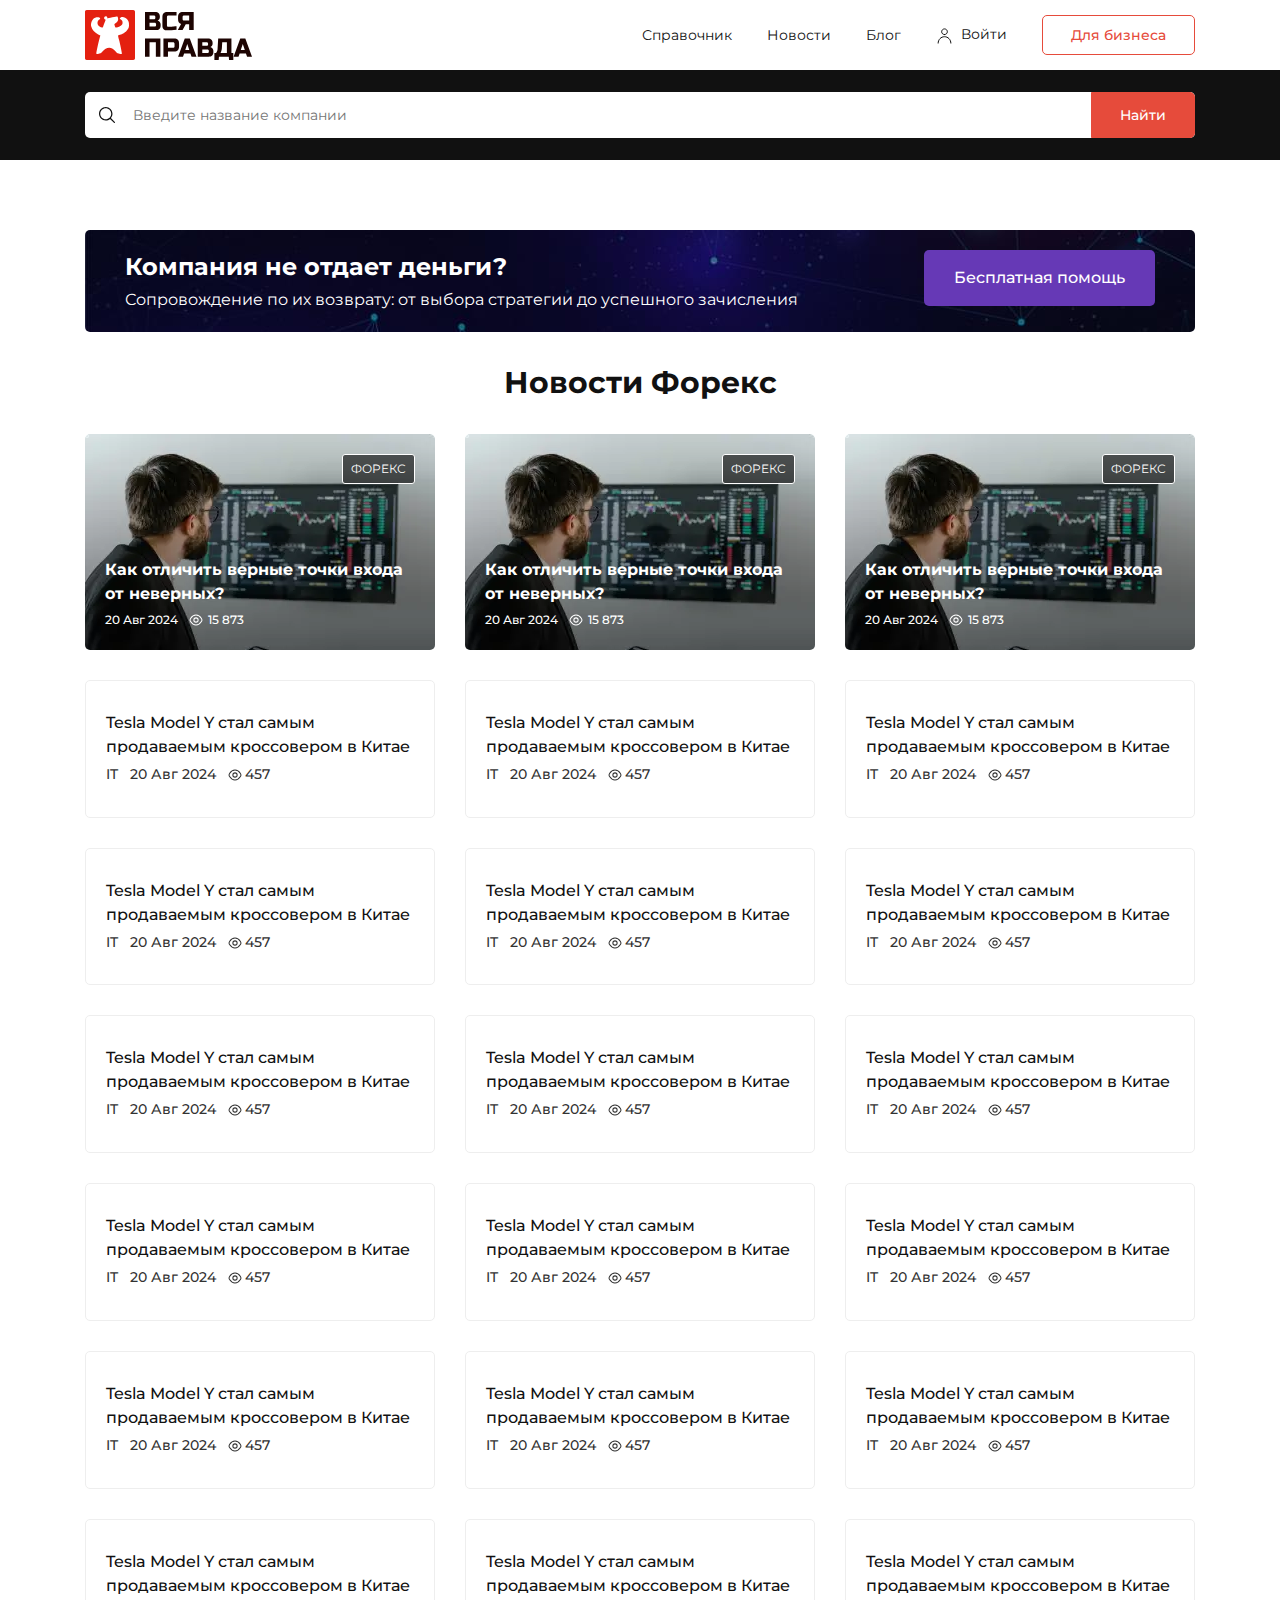
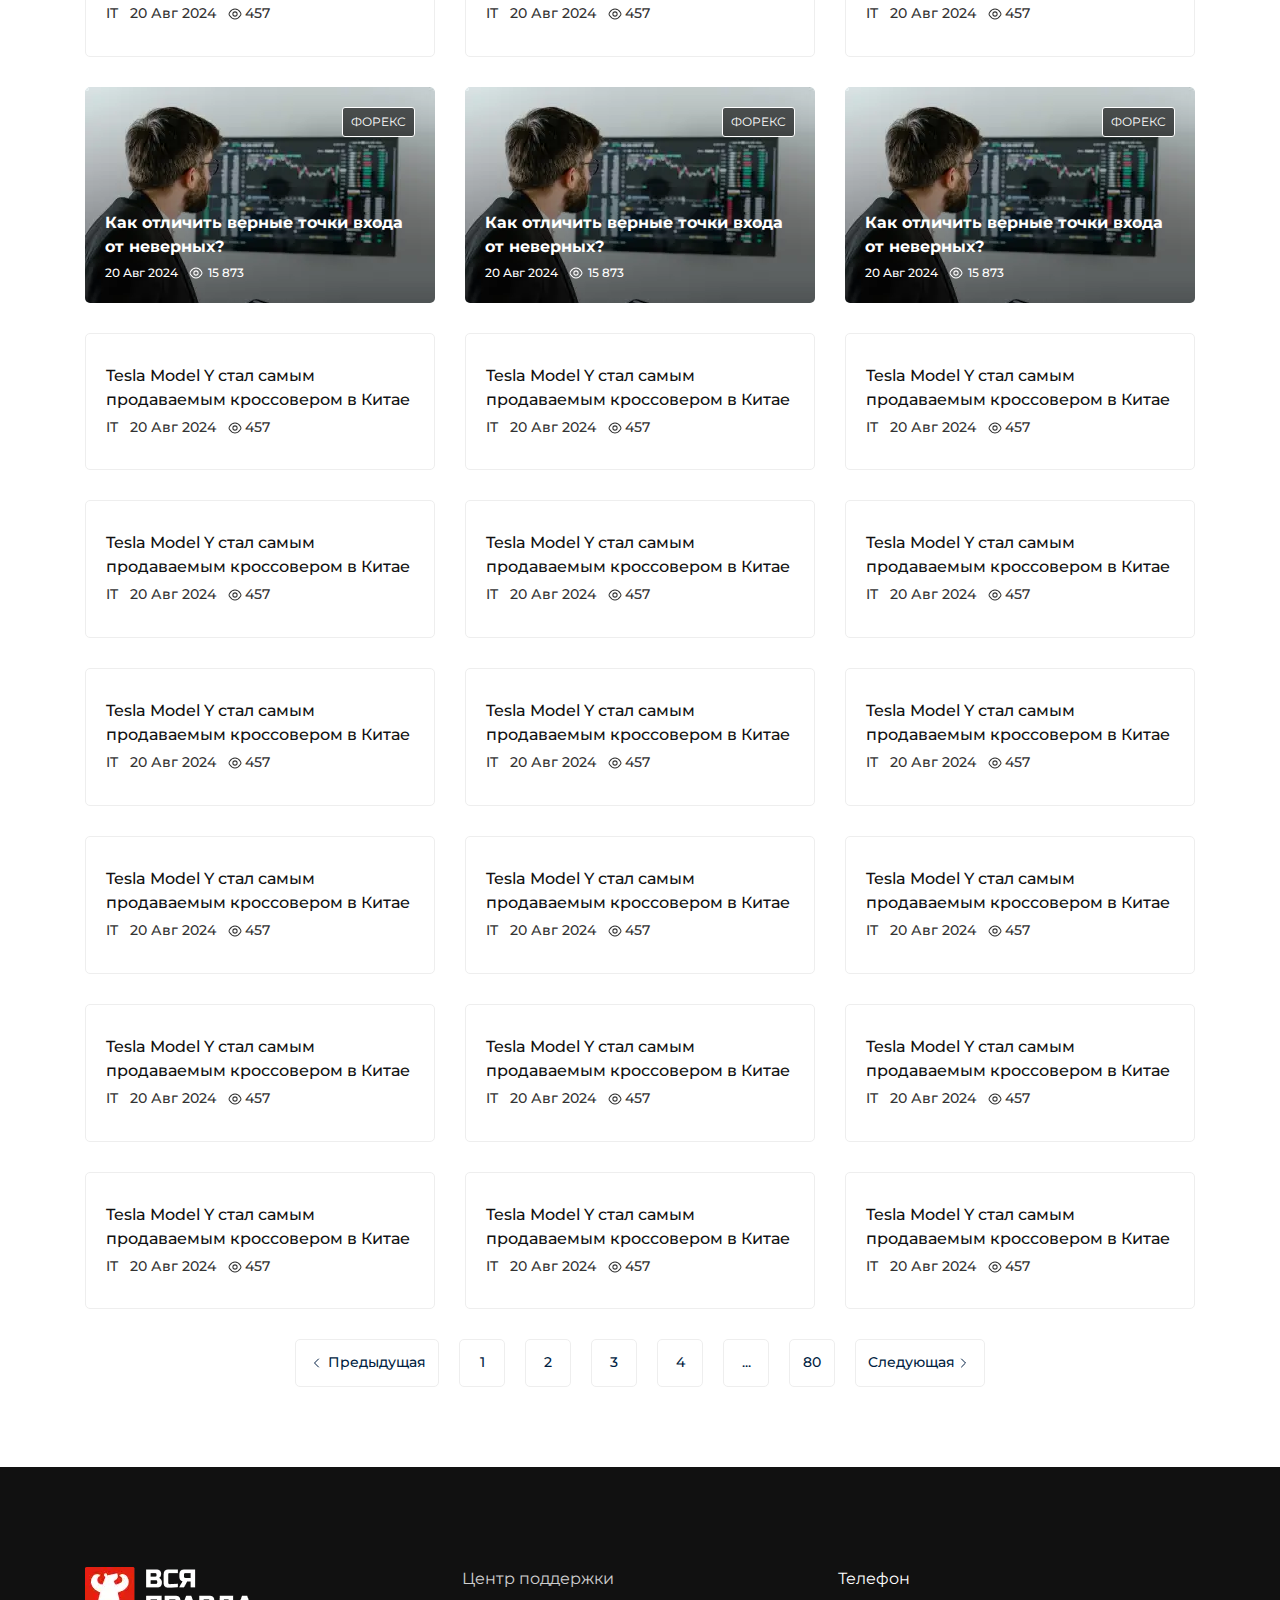
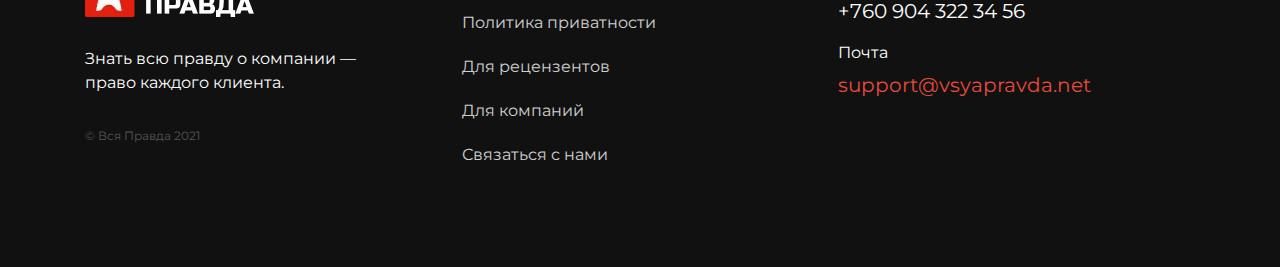
<file: news-category.html>
<!DOCTYPE html>
<html lang="ru">

<head>
	<title>News</title>
	<meta charset="UTF-8">
	<meta name="format-detection" content="telephone=no">
	<style>
		body {
			opacity: 0;
		}
	</style>
	<link rel="stylesheet" href="css/style.min.css?_v=20240501105504">
	<link rel="shortcut icon" href="favicon.ico">
	<!-- <meta name="robots" content="noindex, nofollow"> -->
	<meta name="viewport" content="width=device-width, initial-scale=1.0">
</head>

<body>
	<div class="wrapper">
		<header class="header" data-scroll-show>
			<div class="header__top-wrap" data-lp>
				<div class="header__container">
					<div class="header__top">
						<a href="#" class="header__logo"><img src="img/logo.svg" alt="Logo"></a>
						<div class="header__menu-block">
							<div class="header__menu menu">
								<nav class="menu__body">
									<ul class="menu__list">
										<li class="menu__item"><a href="#" class="menu__link">Справочник</a></li>
										<li class="menu__item"><a href="#" class="menu__link">Новости</a></li>
										<li class="menu__item"><a href="#" class="menu__link">Блог</a></li>
										<li class="menu__item"><a href="#" class="menu__link menu__link_user">Войти</a></li>
									</ul>
								</nav>
							</div>
						</div>
						<a href="#" class="header__btn button" data-da=".header__menu, 479.98, last">Для бизнеса</a>
						<button type="button" class="menu__icon icon-menu"><span></span></button>
					</div>
				</div>
			</div>
			<div class="header__bottom">
				<div class="header__container">
					<form action="#" class="header__form form-search">
						<button type="button" class="form-search__button" aria-label="Найти"></button>
						<div class="form-search__input">
							<input autocomplete="off" type="text" name="form[]" placeholder="Введите название компании" class="input">
						</div>
						<button type="button" class="form-search__btn button button_fill">Найти</button>
					</form>
				</div>
			</div>
		</header>
		<main class="page">
			<section class="page__news-category news-category">
				<div class="news-category__container">
					<a href="#" class="news-category__banner-refund refund-banner banner">
						<div class="refund-banner__body banner__body ">
							<h4 class="refund-banner__title banner__title">
								Компания не отдает деньги?
							</h4>
							<div class="refund-banner__text banner__text">
								<p>Сопровождение по их возврату: от выбора стратегии до успешного зачисления</p>
							</div>
						</div>
						<span class="refund-banner__button banner__button">Бесплатная помощь</span>
					</a>
					<div class="news-category__title title">
						Новости Форекс
					</div>
					<div class="news-category__articles">
						<article class="news-category__article item-article">
							<a href="#" class="item-article__category">форекс</a>
							<a href="#" class="item-article__body">
								<div class="item-article__img-ibg">
									<picture><source srcset="img/blog/article-img.webp" type="image/webp"><img src="img/blog/article-img.jpg" alt="Image"></picture>
								</div>
								<h3 class="item-article__title">
									Как отличить верные точки входа от неверных?
								</h3>
								<div class="item-article__footer">
									<time datetime="2024-08-20" class="item-article__date">
										20 Авг 2024
									</time>
									<span class="item-article__views">
										<svg width="14" height="14" viewBox="0 0 14 14" fill="none" xmlns="http://www.w3.org/2000/svg">
											<path d="M9.13441 7.00006C9.13441 8.18044 8.18056 9.13428 7.00019 9.13428C5.81981 9.13428 4.86597 8.18044 4.86597 7.00006C4.86597 5.81969 5.81981 4.86584 7.00019 4.86584C8.18056 4.86584 9.13441 5.81969 9.13441 7.00006Z" stroke="white" stroke-width="1.02197" stroke-linecap="round" stroke-linejoin="round" />
											<path d="M7.00008 11.9302C9.10449 11.9302 11.0658 10.6902 12.431 8.54406C12.9675 7.70349 12.9675 6.29061 12.431 5.45004C11.0658 3.3039 9.10449 2.0639 7.00008 2.0639C4.89567 2.0639 2.93433 3.3039 1.56915 5.45004C1.03261 6.29061 1.03261 7.70349 1.56915 8.54406C2.93433 10.6902 4.89567 11.9302 7.00008 11.9302Z" stroke="white" stroke-width="1.02197" stroke-linecap="round" stroke-linejoin="round" />
										</svg>
										15 873
									</span>
								</div>
							</a>
						</article>
						<article class="news-category__article item-article">
							<a href="#" class="item-article__category">форекс</a>
							<a href="#" class="item-article__body">
								<div class="item-article__img-ibg">
									<picture><source srcset="img/blog/article-img.webp" type="image/webp"><img src="img/blog/article-img.jpg" alt="Image"></picture>
								</div>
								<h3 class="item-article__title">
									Как отличить верные точки входа от неверных?
								</h3>
								<div class="item-article__footer">
									<time datetime="2024-08-20" class="item-article__date">
										20 Авг 2024
									</time>
									<span class="item-article__views">
										<svg width="14" height="14" viewBox="0 0 14 14" fill="none" xmlns="http://www.w3.org/2000/svg">
											<path d="M9.13441 7.00006C9.13441 8.18044 8.18056 9.13428 7.00019 9.13428C5.81981 9.13428 4.86597 8.18044 4.86597 7.00006C4.86597 5.81969 5.81981 4.86584 7.00019 4.86584C8.18056 4.86584 9.13441 5.81969 9.13441 7.00006Z" stroke="white" stroke-width="1.02197" stroke-linecap="round" stroke-linejoin="round" />
											<path d="M7.00008 11.9302C9.10449 11.9302 11.0658 10.6902 12.431 8.54406C12.9675 7.70349 12.9675 6.29061 12.431 5.45004C11.0658 3.3039 9.10449 2.0639 7.00008 2.0639C4.89567 2.0639 2.93433 3.3039 1.56915 5.45004C1.03261 6.29061 1.03261 7.70349 1.56915 8.54406C2.93433 10.6902 4.89567 11.9302 7.00008 11.9302Z" stroke="white" stroke-width="1.02197" stroke-linecap="round" stroke-linejoin="round" />
										</svg>
										15 873
									</span>
								</div>
							</a>
						</article>
						<article class="news-category__article item-article">
							<a href="#" class="item-article__category">форекс</a>
							<a href="#" class="item-article__body">
								<div class="item-article__img-ibg">
									<picture><source srcset="img/blog/article-img.webp" type="image/webp"><img src="img/blog/article-img.jpg" alt="Image"></picture>
								</div>
								<h3 class="item-article__title">
									Как отличить верные точки входа от неверных?
								</h3>
								<div class="item-article__footer">
									<time datetime="2024-08-20" class="item-article__date">
										20 Авг 2024
									</time>
									<span class="item-article__views">
										<svg width="14" height="14" viewBox="0 0 14 14" fill="none" xmlns="http://www.w3.org/2000/svg">
											<path d="M9.13441 7.00006C9.13441 8.18044 8.18056 9.13428 7.00019 9.13428C5.81981 9.13428 4.86597 8.18044 4.86597 7.00006C4.86597 5.81969 5.81981 4.86584 7.00019 4.86584C8.18056 4.86584 9.13441 5.81969 9.13441 7.00006Z" stroke="white" stroke-width="1.02197" stroke-linecap="round" stroke-linejoin="round" />
											<path d="M7.00008 11.9302C9.10449 11.9302 11.0658 10.6902 12.431 8.54406C12.9675 7.70349 12.9675 6.29061 12.431 5.45004C11.0658 3.3039 9.10449 2.0639 7.00008 2.0639C4.89567 2.0639 2.93433 3.3039 1.56915 5.45004C1.03261 6.29061 1.03261 7.70349 1.56915 8.54406C2.93433 10.6902 4.89567 11.9302 7.00008 11.9302Z" stroke="white" stroke-width="1.02197" stroke-linecap="round" stroke-linejoin="round" />
										</svg>
										15 873
									</span>
								</div>
							</a>
						</article>
						<article class="news-category__article-small item-article-small">
							<h3 class="news-category__article-small item-article-small__title">
								<a href="#" class="">Tesla Model Y стал самым
									продаваемым
									кроссовером в Китае</a>
							</h3>
							<div class="news-category__article-small item-article-small__body">
								<a href="#" class="news-category__article-small item-article-small__category">
									IT
								</a>
								<time datetime="2024-08-20" class="news-category__article-small item-article-small__date">
									20 Авг 2024
								</time>
								<span class="news-category__article-small item-article-small__views">
									<svg width="14" height="14" viewBox="0 0 14 14" fill="none" xmlns="http://www.w3.org/2000/svg">
										<path d="M9.13441 7.00006C9.13441 8.18044 8.18056 9.13428 7.00019 9.13428C5.81981 9.13428 4.86597 8.18044 4.86597 7.00006C4.86597 5.81969 5.81981 4.86584 7.00019 4.86584C8.18056 4.86584 9.13441 5.81969 9.13441 7.00006Z" stroke="#333333" stroke-width="1.02197" stroke-linecap="round" stroke-linejoin="round" />
										<path d="M7.00008 11.9302C9.10449 11.9302 11.0658 10.6902 12.431 8.54406C12.9675 7.70349 12.9675 6.29061 12.431 5.45004C11.0658 3.3039 9.10449 2.0639 7.00008 2.0639C4.89567 2.0639 2.93433 3.3039 1.56915 5.45004C1.03261 6.29061 1.03261 7.70349 1.56915 8.54406C2.93433 10.6902 4.89567 11.9302 7.00008 11.9302Z" stroke="#333333" stroke-width="1.02197" stroke-linecap="round" stroke-linejoin="round" />
									</svg>
									457
								</span>
							</div>
						</article>
						<article class="news-category__article-small item-article-small">
							<h3 class="news-category__article-small item-article-small__title">
								<a href="#" class="">Tesla Model Y стал самым
									продаваемым
									кроссовером в Китае</a>
							</h3>
							<div class="news-category__article-small item-article-small__body">
								<a href="#" class="news-category__article-small item-article-small__category">
									IT
								</a>
								<time datetime="2024-08-20" class="news-category__article-small item-article-small__date">
									20 Авг 2024
								</time>
								<span class="news-category__article-small item-article-small__views">
									<svg width="14" height="14" viewBox="0 0 14 14" fill="none" xmlns="http://www.w3.org/2000/svg">
										<path d="M9.13441 7.00006C9.13441 8.18044 8.18056 9.13428 7.00019 9.13428C5.81981 9.13428 4.86597 8.18044 4.86597 7.00006C4.86597 5.81969 5.81981 4.86584 7.00019 4.86584C8.18056 4.86584 9.13441 5.81969 9.13441 7.00006Z" stroke="#333333" stroke-width="1.02197" stroke-linecap="round" stroke-linejoin="round" />
										<path d="M7.00008 11.9302C9.10449 11.9302 11.0658 10.6902 12.431 8.54406C12.9675 7.70349 12.9675 6.29061 12.431 5.45004C11.0658 3.3039 9.10449 2.0639 7.00008 2.0639C4.89567 2.0639 2.93433 3.3039 1.56915 5.45004C1.03261 6.29061 1.03261 7.70349 1.56915 8.54406C2.93433 10.6902 4.89567 11.9302 7.00008 11.9302Z" stroke="#333333" stroke-width="1.02197" stroke-linecap="round" stroke-linejoin="round" />
									</svg>
									457
								</span>
							</div>
						</article>
						<article class="news-category__article-small item-article-small">
							<h3 class="news-category__article-small item-article-small__title">
								<a href="#" class="">Tesla Model Y стал самым
									продаваемым
									кроссовером в Китае</a>
							</h3>
							<div class="news-category__article-small item-article-small__body">
								<a href="#" class="news-category__article-small item-article-small__category">
									IT
								</a>
								<time datetime="2024-08-20" class="news-category__article-small item-article-small__date">
									20 Авг 2024
								</time>
								<span class="news-category__article-small item-article-small__views">
									<svg width="14" height="14" viewBox="0 0 14 14" fill="none" xmlns="http://www.w3.org/2000/svg">
										<path d="M9.13441 7.00006C9.13441 8.18044 8.18056 9.13428 7.00019 9.13428C5.81981 9.13428 4.86597 8.18044 4.86597 7.00006C4.86597 5.81969 5.81981 4.86584 7.00019 4.86584C8.18056 4.86584 9.13441 5.81969 9.13441 7.00006Z" stroke="#333333" stroke-width="1.02197" stroke-linecap="round" stroke-linejoin="round" />
										<path d="M7.00008 11.9302C9.10449 11.9302 11.0658 10.6902 12.431 8.54406C12.9675 7.70349 12.9675 6.29061 12.431 5.45004C11.0658 3.3039 9.10449 2.0639 7.00008 2.0639C4.89567 2.0639 2.93433 3.3039 1.56915 5.45004C1.03261 6.29061 1.03261 7.70349 1.56915 8.54406C2.93433 10.6902 4.89567 11.9302 7.00008 11.9302Z" stroke="#333333" stroke-width="1.02197" stroke-linecap="round" stroke-linejoin="round" />
									</svg>
									457
								</span>
							</div>
						</article>
						<article class="news-category__article-small item-article-small">
							<h3 class="news-category__article-small item-article-small__title">
								<a href="#" class="">Tesla Model Y стал самым
									продаваемым
									кроссовером в Китае</a>
							</h3>
							<div class="news-category__article-small item-article-small__body">
								<a href="#" class="news-category__article-small item-article-small__category">
									IT
								</a>
								<time datetime="2024-08-20" class="news-category__article-small item-article-small__date">
									20 Авг 2024
								</time>
								<span class="news-category__article-small item-article-small__views">
									<svg width="14" height="14" viewBox="0 0 14 14" fill="none" xmlns="http://www.w3.org/2000/svg">
										<path d="M9.13441 7.00006C9.13441 8.18044 8.18056 9.13428 7.00019 9.13428C5.81981 9.13428 4.86597 8.18044 4.86597 7.00006C4.86597 5.81969 5.81981 4.86584 7.00019 4.86584C8.18056 4.86584 9.13441 5.81969 9.13441 7.00006Z" stroke="#333333" stroke-width="1.02197" stroke-linecap="round" stroke-linejoin="round" />
										<path d="M7.00008 11.9302C9.10449 11.9302 11.0658 10.6902 12.431 8.54406C12.9675 7.70349 12.9675 6.29061 12.431 5.45004C11.0658 3.3039 9.10449 2.0639 7.00008 2.0639C4.89567 2.0639 2.93433 3.3039 1.56915 5.45004C1.03261 6.29061 1.03261 7.70349 1.56915 8.54406C2.93433 10.6902 4.89567 11.9302 7.00008 11.9302Z" stroke="#333333" stroke-width="1.02197" stroke-linecap="round" stroke-linejoin="round" />
									</svg>
									457
								</span>
							</div>
						</article>
						<article class="news-category__article-small item-article-small">
							<h3 class="news-category__article-small item-article-small__title">
								<a href="#" class="">Tesla Model Y стал самым
									продаваемым
									кроссовером в Китае</a>
							</h3>
							<div class="news-category__article-small item-article-small__body">
								<a href="#" class="news-category__article-small item-article-small__category">
									IT
								</a>
								<time datetime="2024-08-20" class="news-category__article-small item-article-small__date">
									20 Авг 2024
								</time>
								<span class="news-category__article-small item-article-small__views">
									<svg width="14" height="14" viewBox="0 0 14 14" fill="none" xmlns="http://www.w3.org/2000/svg">
										<path d="M9.13441 7.00006C9.13441 8.18044 8.18056 9.13428 7.00019 9.13428C5.81981 9.13428 4.86597 8.18044 4.86597 7.00006C4.86597 5.81969 5.81981 4.86584 7.00019 4.86584C8.18056 4.86584 9.13441 5.81969 9.13441 7.00006Z" stroke="#333333" stroke-width="1.02197" stroke-linecap="round" stroke-linejoin="round" />
										<path d="M7.00008 11.9302C9.10449 11.9302 11.0658 10.6902 12.431 8.54406C12.9675 7.70349 12.9675 6.29061 12.431 5.45004C11.0658 3.3039 9.10449 2.0639 7.00008 2.0639C4.89567 2.0639 2.93433 3.3039 1.56915 5.45004C1.03261 6.29061 1.03261 7.70349 1.56915 8.54406C2.93433 10.6902 4.89567 11.9302 7.00008 11.9302Z" stroke="#333333" stroke-width="1.02197" stroke-linecap="round" stroke-linejoin="round" />
									</svg>
									457
								</span>
							</div>
						</article>
						<article class="news-category__article-small item-article-small">
							<h3 class="news-category__article-small item-article-small__title">
								<a href="#" class="">Tesla Model Y стал самым
									продаваемым
									кроссовером в Китае</a>
							</h3>
							<div class="news-category__article-small item-article-small__body">
								<a href="#" class="news-category__article-small item-article-small__category">
									IT
								</a>
								<time datetime="2024-08-20" class="news-category__article-small item-article-small__date">
									20 Авг 2024
								</time>
								<span class="news-category__article-small item-article-small__views">
									<svg width="14" height="14" viewBox="0 0 14 14" fill="none" xmlns="http://www.w3.org/2000/svg">
										<path d="M9.13441 7.00006C9.13441 8.18044 8.18056 9.13428 7.00019 9.13428C5.81981 9.13428 4.86597 8.18044 4.86597 7.00006C4.86597 5.81969 5.81981 4.86584 7.00019 4.86584C8.18056 4.86584 9.13441 5.81969 9.13441 7.00006Z" stroke="#333333" stroke-width="1.02197" stroke-linecap="round" stroke-linejoin="round" />
										<path d="M7.00008 11.9302C9.10449 11.9302 11.0658 10.6902 12.431 8.54406C12.9675 7.70349 12.9675 6.29061 12.431 5.45004C11.0658 3.3039 9.10449 2.0639 7.00008 2.0639C4.89567 2.0639 2.93433 3.3039 1.56915 5.45004C1.03261 6.29061 1.03261 7.70349 1.56915 8.54406C2.93433 10.6902 4.89567 11.9302 7.00008 11.9302Z" stroke="#333333" stroke-width="1.02197" stroke-linecap="round" stroke-linejoin="round" />
									</svg>
									457
								</span>
							</div>
						</article>
						<article class="news-category__article-small item-article-small">
							<h3 class="news-category__article-small item-article-small__title">
								<a href="#" class="">Tesla Model Y стал самым
									продаваемым
									кроссовером в Китае</a>
							</h3>
							<div class="news-category__article-small item-article-small__body">
								<a href="#" class="news-category__article-small item-article-small__category">
									IT
								</a>
								<time datetime="2024-08-20" class="news-category__article-small item-article-small__date">
									20 Авг 2024
								</time>
								<span class="news-category__article-small item-article-small__views">
									<svg width="14" height="14" viewBox="0 0 14 14" fill="none" xmlns="http://www.w3.org/2000/svg">
										<path d="M9.13441 7.00006C9.13441 8.18044 8.18056 9.13428 7.00019 9.13428C5.81981 9.13428 4.86597 8.18044 4.86597 7.00006C4.86597 5.81969 5.81981 4.86584 7.00019 4.86584C8.18056 4.86584 9.13441 5.81969 9.13441 7.00006Z" stroke="#333333" stroke-width="1.02197" stroke-linecap="round" stroke-linejoin="round" />
										<path d="M7.00008 11.9302C9.10449 11.9302 11.0658 10.6902 12.431 8.54406C12.9675 7.70349 12.9675 6.29061 12.431 5.45004C11.0658 3.3039 9.10449 2.0639 7.00008 2.0639C4.89567 2.0639 2.93433 3.3039 1.56915 5.45004C1.03261 6.29061 1.03261 7.70349 1.56915 8.54406C2.93433 10.6902 4.89567 11.9302 7.00008 11.9302Z" stroke="#333333" stroke-width="1.02197" stroke-linecap="round" stroke-linejoin="round" />
									</svg>
									457
								</span>
							</div>
						</article>
						<article class="news-category__article-small item-article-small">
							<h3 class="news-category__article-small item-article-small__title">
								<a href="#" class="">Tesla Model Y стал самым
									продаваемым
									кроссовером в Китае</a>
							</h3>
							<div class="news-category__article-small item-article-small__body">
								<a href="#" class="news-category__article-small item-article-small__category">
									IT
								</a>
								<time datetime="2024-08-20" class="news-category__article-small item-article-small__date">
									20 Авг 2024
								</time>
								<span class="news-category__article-small item-article-small__views">
									<svg width="14" height="14" viewBox="0 0 14 14" fill="none" xmlns="http://www.w3.org/2000/svg">
										<path d="M9.13441 7.00006C9.13441 8.18044 8.18056 9.13428 7.00019 9.13428C5.81981 9.13428 4.86597 8.18044 4.86597 7.00006C4.86597 5.81969 5.81981 4.86584 7.00019 4.86584C8.18056 4.86584 9.13441 5.81969 9.13441 7.00006Z" stroke="#333333" stroke-width="1.02197" stroke-linecap="round" stroke-linejoin="round" />
										<path d="M7.00008 11.9302C9.10449 11.9302 11.0658 10.6902 12.431 8.54406C12.9675 7.70349 12.9675 6.29061 12.431 5.45004C11.0658 3.3039 9.10449 2.0639 7.00008 2.0639C4.89567 2.0639 2.93433 3.3039 1.56915 5.45004C1.03261 6.29061 1.03261 7.70349 1.56915 8.54406C2.93433 10.6902 4.89567 11.9302 7.00008 11.9302Z" stroke="#333333" stroke-width="1.02197" stroke-linecap="round" stroke-linejoin="round" />
									</svg>
									457
								</span>
							</div>
						</article>
						<article class="news-category__article-small item-article-small">
							<h3 class="news-category__article-small item-article-small__title">
								<a href="#" class="">Tesla Model Y стал самым
									продаваемым
									кроссовером в Китае</a>
							</h3>
							<div class="news-category__article-small item-article-small__body">
								<a href="#" class="news-category__article-small item-article-small__category">
									IT
								</a>
								<time datetime="2024-08-20" class="news-category__article-small item-article-small__date">
									20 Авг 2024
								</time>
								<span class="news-category__article-small item-article-small__views">
									<svg width="14" height="14" viewBox="0 0 14 14" fill="none" xmlns="http://www.w3.org/2000/svg">
										<path d="M9.13441 7.00006C9.13441 8.18044 8.18056 9.13428 7.00019 9.13428C5.81981 9.13428 4.86597 8.18044 4.86597 7.00006C4.86597 5.81969 5.81981 4.86584 7.00019 4.86584C8.18056 4.86584 9.13441 5.81969 9.13441 7.00006Z" stroke="#333333" stroke-width="1.02197" stroke-linecap="round" stroke-linejoin="round" />
										<path d="M7.00008 11.9302C9.10449 11.9302 11.0658 10.6902 12.431 8.54406C12.9675 7.70349 12.9675 6.29061 12.431 5.45004C11.0658 3.3039 9.10449 2.0639 7.00008 2.0639C4.89567 2.0639 2.93433 3.3039 1.56915 5.45004C1.03261 6.29061 1.03261 7.70349 1.56915 8.54406C2.93433 10.6902 4.89567 11.9302 7.00008 11.9302Z" stroke="#333333" stroke-width="1.02197" stroke-linecap="round" stroke-linejoin="round" />
									</svg>
									457
								</span>
							</div>
						</article>
						<article class="news-category__article-small item-article-small">
							<h3 class="news-category__article-small item-article-small__title">
								<a href="#" class="">Tesla Model Y стал самым
									продаваемым
									кроссовером в Китае</a>
							</h3>
							<div class="news-category__article-small item-article-small__body">
								<a href="#" class="news-category__article-small item-article-small__category">
									IT
								</a>
								<time datetime="2024-08-20" class="news-category__article-small item-article-small__date">
									20 Авг 2024
								</time>
								<span class="news-category__article-small item-article-small__views">
									<svg width="14" height="14" viewBox="0 0 14 14" fill="none" xmlns="http://www.w3.org/2000/svg">
										<path d="M9.13441 7.00006C9.13441 8.18044 8.18056 9.13428 7.00019 9.13428C5.81981 9.13428 4.86597 8.18044 4.86597 7.00006C4.86597 5.81969 5.81981 4.86584 7.00019 4.86584C8.18056 4.86584 9.13441 5.81969 9.13441 7.00006Z" stroke="#333333" stroke-width="1.02197" stroke-linecap="round" stroke-linejoin="round" />
										<path d="M7.00008 11.9302C9.10449 11.9302 11.0658 10.6902 12.431 8.54406C12.9675 7.70349 12.9675 6.29061 12.431 5.45004C11.0658 3.3039 9.10449 2.0639 7.00008 2.0639C4.89567 2.0639 2.93433 3.3039 1.56915 5.45004C1.03261 6.29061 1.03261 7.70349 1.56915 8.54406C2.93433 10.6902 4.89567 11.9302 7.00008 11.9302Z" stroke="#333333" stroke-width="1.02197" stroke-linecap="round" stroke-linejoin="round" />
									</svg>
									457
								</span>
							</div>
						</article>
						<article class="news-category__article-small item-article-small">
							<h3 class="news-category__article-small item-article-small__title">
								<a href="#" class="">Tesla Model Y стал самым
									продаваемым
									кроссовером в Китае</a>
							</h3>
							<div class="news-category__article-small item-article-small__body">
								<a href="#" class="news-category__article-small item-article-small__category">
									IT
								</a>
								<time datetime="2024-08-20" class="news-category__article-small item-article-small__date">
									20 Авг 2024
								</time>
								<span class="news-category__article-small item-article-small__views">
									<svg width="14" height="14" viewBox="0 0 14 14" fill="none" xmlns="http://www.w3.org/2000/svg">
										<path d="M9.13441 7.00006C9.13441 8.18044 8.18056 9.13428 7.00019 9.13428C5.81981 9.13428 4.86597 8.18044 4.86597 7.00006C4.86597 5.81969 5.81981 4.86584 7.00019 4.86584C8.18056 4.86584 9.13441 5.81969 9.13441 7.00006Z" stroke="#333333" stroke-width="1.02197" stroke-linecap="round" stroke-linejoin="round" />
										<path d="M7.00008 11.9302C9.10449 11.9302 11.0658 10.6902 12.431 8.54406C12.9675 7.70349 12.9675 6.29061 12.431 5.45004C11.0658 3.3039 9.10449 2.0639 7.00008 2.0639C4.89567 2.0639 2.93433 3.3039 1.56915 5.45004C1.03261 6.29061 1.03261 7.70349 1.56915 8.54406C2.93433 10.6902 4.89567 11.9302 7.00008 11.9302Z" stroke="#333333" stroke-width="1.02197" stroke-linecap="round" stroke-linejoin="round" />
									</svg>
									457
								</span>
							</div>
						</article>
						<article class="news-category__article-small item-article-small">
							<h3 class="news-category__article-small item-article-small__title">
								<a href="#" class="">Tesla Model Y стал самым
									продаваемым
									кроссовером в Китае</a>
							</h3>
							<div class="news-category__article-small item-article-small__body">
								<a href="#" class="news-category__article-small item-article-small__category">
									IT
								</a>
								<time datetime="2024-08-20" class="news-category__article-small item-article-small__date">
									20 Авг 2024
								</time>
								<span class="news-category__article-small item-article-small__views">
									<svg width="14" height="14" viewBox="0 0 14 14" fill="none" xmlns="http://www.w3.org/2000/svg">
										<path d="M9.13441 7.00006C9.13441 8.18044 8.18056 9.13428 7.00019 9.13428C5.81981 9.13428 4.86597 8.18044 4.86597 7.00006C4.86597 5.81969 5.81981 4.86584 7.00019 4.86584C8.18056 4.86584 9.13441 5.81969 9.13441 7.00006Z" stroke="#333333" stroke-width="1.02197" stroke-linecap="round" stroke-linejoin="round" />
										<path d="M7.00008 11.9302C9.10449 11.9302 11.0658 10.6902 12.431 8.54406C12.9675 7.70349 12.9675 6.29061 12.431 5.45004C11.0658 3.3039 9.10449 2.0639 7.00008 2.0639C4.89567 2.0639 2.93433 3.3039 1.56915 5.45004C1.03261 6.29061 1.03261 7.70349 1.56915 8.54406C2.93433 10.6902 4.89567 11.9302 7.00008 11.9302Z" stroke="#333333" stroke-width="1.02197" stroke-linecap="round" stroke-linejoin="round" />
									</svg>
									457
								</span>
							</div>
						</article>
						<article class="news-category__article-small item-article-small">
							<h3 class="news-category__article-small item-article-small__title">
								<a href="#" class="">Tesla Model Y стал самым
									продаваемым
									кроссовером в Китае</a>
							</h3>
							<div class="news-category__article-small item-article-small__body">
								<a href="#" class="news-category__article-small item-article-small__category">
									IT
								</a>
								<time datetime="2024-08-20" class="news-category__article-small item-article-small__date">
									20 Авг 2024
								</time>
								<span class="news-category__article-small item-article-small__views">
									<svg width="14" height="14" viewBox="0 0 14 14" fill="none" xmlns="http://www.w3.org/2000/svg">
										<path d="M9.13441 7.00006C9.13441 8.18044 8.18056 9.13428 7.00019 9.13428C5.81981 9.13428 4.86597 8.18044 4.86597 7.00006C4.86597 5.81969 5.81981 4.86584 7.00019 4.86584C8.18056 4.86584 9.13441 5.81969 9.13441 7.00006Z" stroke="#333333" stroke-width="1.02197" stroke-linecap="round" stroke-linejoin="round" />
										<path d="M7.00008 11.9302C9.10449 11.9302 11.0658 10.6902 12.431 8.54406C12.9675 7.70349 12.9675 6.29061 12.431 5.45004C11.0658 3.3039 9.10449 2.0639 7.00008 2.0639C4.89567 2.0639 2.93433 3.3039 1.56915 5.45004C1.03261 6.29061 1.03261 7.70349 1.56915 8.54406C2.93433 10.6902 4.89567 11.9302 7.00008 11.9302Z" stroke="#333333" stroke-width="1.02197" stroke-linecap="round" stroke-linejoin="round" />
									</svg>
									457
								</span>
							</div>
						</article>
						<article class="news-category__article-small item-article-small">
							<h3 class="news-category__article-small item-article-small__title">
								<a href="#" class="">Tesla Model Y стал самым
									продаваемым
									кроссовером в Китае</a>
							</h3>
							<div class="news-category__article-small item-article-small__body">
								<a href="#" class="news-category__article-small item-article-small__category">
									IT
								</a>
								<time datetime="2024-08-20" class="news-category__article-small item-article-small__date">
									20 Авг 2024
								</time>
								<span class="news-category__article-small item-article-small__views">
									<svg width="14" height="14" viewBox="0 0 14 14" fill="none" xmlns="http://www.w3.org/2000/svg">
										<path d="M9.13441 7.00006C9.13441 8.18044 8.18056 9.13428 7.00019 9.13428C5.81981 9.13428 4.86597 8.18044 4.86597 7.00006C4.86597 5.81969 5.81981 4.86584 7.00019 4.86584C8.18056 4.86584 9.13441 5.81969 9.13441 7.00006Z" stroke="#333333" stroke-width="1.02197" stroke-linecap="round" stroke-linejoin="round" />
										<path d="M7.00008 11.9302C9.10449 11.9302 11.0658 10.6902 12.431 8.54406C12.9675 7.70349 12.9675 6.29061 12.431 5.45004C11.0658 3.3039 9.10449 2.0639 7.00008 2.0639C4.89567 2.0639 2.93433 3.3039 1.56915 5.45004C1.03261 6.29061 1.03261 7.70349 1.56915 8.54406C2.93433 10.6902 4.89567 11.9302 7.00008 11.9302Z" stroke="#333333" stroke-width="1.02197" stroke-linecap="round" stroke-linejoin="round" />
									</svg>
									457
								</span>
							</div>
						</article>
						<article class="news-category__article-small item-article-small">
							<h3 class="news-category__article-small item-article-small__title">
								<a href="#" class="">Tesla Model Y стал самым
									продаваемым
									кроссовером в Китае</a>
							</h3>
							<div class="news-category__article-small item-article-small__body">
								<a href="#" class="news-category__article-small item-article-small__category">
									IT
								</a>
								<time datetime="2024-08-20" class="news-category__article-small item-article-small__date">
									20 Авг 2024
								</time>
								<span class="news-category__article-small item-article-small__views">
									<svg width="14" height="14" viewBox="0 0 14 14" fill="none" xmlns="http://www.w3.org/2000/svg">
										<path d="M9.13441 7.00006C9.13441 8.18044 8.18056 9.13428 7.00019 9.13428C5.81981 9.13428 4.86597 8.18044 4.86597 7.00006C4.86597 5.81969 5.81981 4.86584 7.00019 4.86584C8.18056 4.86584 9.13441 5.81969 9.13441 7.00006Z" stroke="#333333" stroke-width="1.02197" stroke-linecap="round" stroke-linejoin="round" />
										<path d="M7.00008 11.9302C9.10449 11.9302 11.0658 10.6902 12.431 8.54406C12.9675 7.70349 12.9675 6.29061 12.431 5.45004C11.0658 3.3039 9.10449 2.0639 7.00008 2.0639C4.89567 2.0639 2.93433 3.3039 1.56915 5.45004C1.03261 6.29061 1.03261 7.70349 1.56915 8.54406C2.93433 10.6902 4.89567 11.9302 7.00008 11.9302Z" stroke="#333333" stroke-width="1.02197" stroke-linecap="round" stroke-linejoin="round" />
									</svg>
									457
								</span>
							</div>
						</article>
						<article class="news-category__article-small item-article-small">
							<h3 class="news-category__article-small item-article-small__title">
								<a href="#" class="">Tesla Model Y стал самым
									продаваемым
									кроссовером в Китае</a>
							</h3>
							<div class="news-category__article-small item-article-small__body">
								<a href="#" class="news-category__article-small item-article-small__category">
									IT
								</a>
								<time datetime="2024-08-20" class="news-category__article-small item-article-small__date">
									20 Авг 2024
								</time>
								<span class="news-category__article-small item-article-small__views">
									<svg width="14" height="14" viewBox="0 0 14 14" fill="none" xmlns="http://www.w3.org/2000/svg">
										<path d="M9.13441 7.00006C9.13441 8.18044 8.18056 9.13428 7.00019 9.13428C5.81981 9.13428 4.86597 8.18044 4.86597 7.00006C4.86597 5.81969 5.81981 4.86584 7.00019 4.86584C8.18056 4.86584 9.13441 5.81969 9.13441 7.00006Z" stroke="#333333" stroke-width="1.02197" stroke-linecap="round" stroke-linejoin="round" />
										<path d="M7.00008 11.9302C9.10449 11.9302 11.0658 10.6902 12.431 8.54406C12.9675 7.70349 12.9675 6.29061 12.431 5.45004C11.0658 3.3039 9.10449 2.0639 7.00008 2.0639C4.89567 2.0639 2.93433 3.3039 1.56915 5.45004C1.03261 6.29061 1.03261 7.70349 1.56915 8.54406C2.93433 10.6902 4.89567 11.9302 7.00008 11.9302Z" stroke="#333333" stroke-width="1.02197" stroke-linecap="round" stroke-linejoin="round" />
									</svg>
									457
								</span>
							</div>
						</article>
						<article class="news-category__article-small item-article-small">
							<h3 class="news-category__article-small item-article-small__title">
								<a href="#" class="">Tesla Model Y стал самым
									продаваемым
									кроссовером в Китае</a>
							</h3>
							<div class="news-category__article-small item-article-small__body">
								<a href="#" class="news-category__article-small item-article-small__category">
									IT
								</a>
								<time datetime="2024-08-20" class="news-category__article-small item-article-small__date">
									20 Авг 2024
								</time>
								<span class="news-category__article-small item-article-small__views">
									<svg width="14" height="14" viewBox="0 0 14 14" fill="none" xmlns="http://www.w3.org/2000/svg">
										<path d="M9.13441 7.00006C9.13441 8.18044 8.18056 9.13428 7.00019 9.13428C5.81981 9.13428 4.86597 8.18044 4.86597 7.00006C4.86597 5.81969 5.81981 4.86584 7.00019 4.86584C8.18056 4.86584 9.13441 5.81969 9.13441 7.00006Z" stroke="#333333" stroke-width="1.02197" stroke-linecap="round" stroke-linejoin="round" />
										<path d="M7.00008 11.9302C9.10449 11.9302 11.0658 10.6902 12.431 8.54406C12.9675 7.70349 12.9675 6.29061 12.431 5.45004C11.0658 3.3039 9.10449 2.0639 7.00008 2.0639C4.89567 2.0639 2.93433 3.3039 1.56915 5.45004C1.03261 6.29061 1.03261 7.70349 1.56915 8.54406C2.93433 10.6902 4.89567 11.9302 7.00008 11.9302Z" stroke="#333333" stroke-width="1.02197" stroke-linecap="round" stroke-linejoin="round" />
									</svg>
									457
								</span>
							</div>
						</article>
						<article class="news-category__article-small item-article-small">
							<h3 class="news-category__article-small item-article-small__title">
								<a href="#" class="">Tesla Model Y стал самым
									продаваемым
									кроссовером в Китае</a>
							</h3>
							<div class="news-category__article-small item-article-small__body">
								<a href="#" class="news-category__article-small item-article-small__category">
									IT
								</a>
								<time datetime="2024-08-20" class="news-category__article-small item-article-small__date">
									20 Авг 2024
								</time>
								<span class="news-category__article-small item-article-small__views">
									<svg width="14" height="14" viewBox="0 0 14 14" fill="none" xmlns="http://www.w3.org/2000/svg">
										<path d="M9.13441 7.00006C9.13441 8.18044 8.18056 9.13428 7.00019 9.13428C5.81981 9.13428 4.86597 8.18044 4.86597 7.00006C4.86597 5.81969 5.81981 4.86584 7.00019 4.86584C8.18056 4.86584 9.13441 5.81969 9.13441 7.00006Z" stroke="#333333" stroke-width="1.02197" stroke-linecap="round" stroke-linejoin="round" />
										<path d="M7.00008 11.9302C9.10449 11.9302 11.0658 10.6902 12.431 8.54406C12.9675 7.70349 12.9675 6.29061 12.431 5.45004C11.0658 3.3039 9.10449 2.0639 7.00008 2.0639C4.89567 2.0639 2.93433 3.3039 1.56915 5.45004C1.03261 6.29061 1.03261 7.70349 1.56915 8.54406C2.93433 10.6902 4.89567 11.9302 7.00008 11.9302Z" stroke="#333333" stroke-width="1.02197" stroke-linecap="round" stroke-linejoin="round" />
									</svg>
									457
								</span>
							</div>
						</article>
						<article class="news-category__article item-article">
							<a href="#" class="item-article__category">форекс</a>
							<a href="#" class="item-article__body">
								<div class="item-article__img-ibg">
									<picture><source srcset="img/blog/article-img.webp" type="image/webp"><img src="img/blog/article-img.jpg" alt="Image"></picture>
								</div>
								<h3 class="item-article__title">
									Как отличить верные точки входа от неверных?
								</h3>
								<div class="item-article__footer">
									<time datetime="2024-08-20" class="item-article__date">
										20 Авг 2024
									</time>
									<span class="item-article__views">
										<svg width="14" height="14" viewBox="0 0 14 14" fill="none" xmlns="http://www.w3.org/2000/svg">
											<path d="M9.13441 7.00006C9.13441 8.18044 8.18056 9.13428 7.00019 9.13428C5.81981 9.13428 4.86597 8.18044 4.86597 7.00006C4.86597 5.81969 5.81981 4.86584 7.00019 4.86584C8.18056 4.86584 9.13441 5.81969 9.13441 7.00006Z" stroke="white" stroke-width="1.02197" stroke-linecap="round" stroke-linejoin="round" />
											<path d="M7.00008 11.9302C9.10449 11.9302 11.0658 10.6902 12.431 8.54406C12.9675 7.70349 12.9675 6.29061 12.431 5.45004C11.0658 3.3039 9.10449 2.0639 7.00008 2.0639C4.89567 2.0639 2.93433 3.3039 1.56915 5.45004C1.03261 6.29061 1.03261 7.70349 1.56915 8.54406C2.93433 10.6902 4.89567 11.9302 7.00008 11.9302Z" stroke="white" stroke-width="1.02197" stroke-linecap="round" stroke-linejoin="round" />
										</svg>
										15 873
									</span>
								</div>
							</a>
						</article>
						<article class="news-category__article item-article">
							<a href="#" class="item-article__category">форекс</a>
							<a href="#" class="item-article__body">
								<div class="item-article__img-ibg">
									<picture><source srcset="img/blog/article-img.webp" type="image/webp"><img src="img/blog/article-img.jpg" alt="Image"></picture>
								</div>
								<h3 class="item-article__title">
									Как отличить верные точки входа от неверных?
								</h3>
								<div class="item-article__footer">
									<time datetime="2024-08-20" class="item-article__date">
										20 Авг 2024
									</time>
									<span class="item-article__views">
										<svg width="14" height="14" viewBox="0 0 14 14" fill="none" xmlns="http://www.w3.org/2000/svg">
											<path d="M9.13441 7.00006C9.13441 8.18044 8.18056 9.13428 7.00019 9.13428C5.81981 9.13428 4.86597 8.18044 4.86597 7.00006C4.86597 5.81969 5.81981 4.86584 7.00019 4.86584C8.18056 4.86584 9.13441 5.81969 9.13441 7.00006Z" stroke="white" stroke-width="1.02197" stroke-linecap="round" stroke-linejoin="round" />
											<path d="M7.00008 11.9302C9.10449 11.9302 11.0658 10.6902 12.431 8.54406C12.9675 7.70349 12.9675 6.29061 12.431 5.45004C11.0658 3.3039 9.10449 2.0639 7.00008 2.0639C4.89567 2.0639 2.93433 3.3039 1.56915 5.45004C1.03261 6.29061 1.03261 7.70349 1.56915 8.54406C2.93433 10.6902 4.89567 11.9302 7.00008 11.9302Z" stroke="white" stroke-width="1.02197" stroke-linecap="round" stroke-linejoin="round" />
										</svg>
										15 873
									</span>
								</div>
							</a>
						</article>
						<article class="news-category__article item-article">
							<a href="#" class="item-article__category">форекс</a>
							<a href="#" class="item-article__body">
								<div class="item-article__img-ibg">
									<picture><source srcset="img/blog/article-img.webp" type="image/webp"><img src="img/blog/article-img.jpg" alt="Image"></picture>
								</div>
								<h3 class="item-article__title">
									Как отличить верные точки входа от неверных?
								</h3>
								<div class="item-article__footer">
									<time datetime="2024-08-20" class="item-article__date">
										20 Авг 2024
									</time>
									<span class="item-article__views">
										<svg width="14" height="14" viewBox="0 0 14 14" fill="none" xmlns="http://www.w3.org/2000/svg">
											<path d="M9.13441 7.00006C9.13441 8.18044 8.18056 9.13428 7.00019 9.13428C5.81981 9.13428 4.86597 8.18044 4.86597 7.00006C4.86597 5.81969 5.81981 4.86584 7.00019 4.86584C8.18056 4.86584 9.13441 5.81969 9.13441 7.00006Z" stroke="white" stroke-width="1.02197" stroke-linecap="round" stroke-linejoin="round" />
											<path d="M7.00008 11.9302C9.10449 11.9302 11.0658 10.6902 12.431 8.54406C12.9675 7.70349 12.9675 6.29061 12.431 5.45004C11.0658 3.3039 9.10449 2.0639 7.00008 2.0639C4.89567 2.0639 2.93433 3.3039 1.56915 5.45004C1.03261 6.29061 1.03261 7.70349 1.56915 8.54406C2.93433 10.6902 4.89567 11.9302 7.00008 11.9302Z" stroke="white" stroke-width="1.02197" stroke-linecap="round" stroke-linejoin="round" />
										</svg>
										15 873
									</span>
								</div>
							</a>
						</article>
						<article class="news-category__article-small item-article-small">
							<h3 class="news-category__article-small item-article-small__title">
								<a href="#" class="">Tesla Model Y стал самым
									продаваемым
									кроссовером в Китае</a>
							</h3>
							<div class="news-category__article-small item-article-small__body">
								<a href="#" class="news-category__article-small item-article-small__category">
									IT
								</a>
								<time datetime="2024-08-20" class="news-category__article-small item-article-small__date">
									20 Авг 2024
								</time>
								<span class="news-category__article-small item-article-small__views">
									<svg width="14" height="14" viewBox="0 0 14 14" fill="none" xmlns="http://www.w3.org/2000/svg">
										<path d="M9.13441 7.00006C9.13441 8.18044 8.18056 9.13428 7.00019 9.13428C5.81981 9.13428 4.86597 8.18044 4.86597 7.00006C4.86597 5.81969 5.81981 4.86584 7.00019 4.86584C8.18056 4.86584 9.13441 5.81969 9.13441 7.00006Z" stroke="#333333" stroke-width="1.02197" stroke-linecap="round" stroke-linejoin="round" />
										<path d="M7.00008 11.9302C9.10449 11.9302 11.0658 10.6902 12.431 8.54406C12.9675 7.70349 12.9675 6.29061 12.431 5.45004C11.0658 3.3039 9.10449 2.0639 7.00008 2.0639C4.89567 2.0639 2.93433 3.3039 1.56915 5.45004C1.03261 6.29061 1.03261 7.70349 1.56915 8.54406C2.93433 10.6902 4.89567 11.9302 7.00008 11.9302Z" stroke="#333333" stroke-width="1.02197" stroke-linecap="round" stroke-linejoin="round" />
									</svg>
									457
								</span>
							</div>
						</article>
						<article class="news-category__article-small item-article-small">
							<h3 class="news-category__article-small item-article-small__title">
								<a href="#" class="">Tesla Model Y стал самым
									продаваемым
									кроссовером в Китае</a>
							</h3>
							<div class="news-category__article-small item-article-small__body">
								<a href="#" class="news-category__article-small item-article-small__category">
									IT
								</a>
								<time datetime="2024-08-20" class="news-category__article-small item-article-small__date">
									20 Авг 2024
								</time>
								<span class="news-category__article-small item-article-small__views">
									<svg width="14" height="14" viewBox="0 0 14 14" fill="none" xmlns="http://www.w3.org/2000/svg">
										<path d="M9.13441 7.00006C9.13441 8.18044 8.18056 9.13428 7.00019 9.13428C5.81981 9.13428 4.86597 8.18044 4.86597 7.00006C4.86597 5.81969 5.81981 4.86584 7.00019 4.86584C8.18056 4.86584 9.13441 5.81969 9.13441 7.00006Z" stroke="#333333" stroke-width="1.02197" stroke-linecap="round" stroke-linejoin="round" />
										<path d="M7.00008 11.9302C9.10449 11.9302 11.0658 10.6902 12.431 8.54406C12.9675 7.70349 12.9675 6.29061 12.431 5.45004C11.0658 3.3039 9.10449 2.0639 7.00008 2.0639C4.89567 2.0639 2.93433 3.3039 1.56915 5.45004C1.03261 6.29061 1.03261 7.70349 1.56915 8.54406C2.93433 10.6902 4.89567 11.9302 7.00008 11.9302Z" stroke="#333333" stroke-width="1.02197" stroke-linecap="round" stroke-linejoin="round" />
									</svg>
									457
								</span>
							</div>
						</article>
						<article class="news-category__article-small item-article-small">
							<h3 class="news-category__article-small item-article-small__title">
								<a href="#" class="">Tesla Model Y стал самым
									продаваемым
									кроссовером в Китае</a>
							</h3>
							<div class="news-category__article-small item-article-small__body">
								<a href="#" class="news-category__article-small item-article-small__category">
									IT
								</a>
								<time datetime="2024-08-20" class="news-category__article-small item-article-small__date">
									20 Авг 2024
								</time>
								<span class="news-category__article-small item-article-small__views">
									<svg width="14" height="14" viewBox="0 0 14 14" fill="none" xmlns="http://www.w3.org/2000/svg">
										<path d="M9.13441 7.00006C9.13441 8.18044 8.18056 9.13428 7.00019 9.13428C5.81981 9.13428 4.86597 8.18044 4.86597 7.00006C4.86597 5.81969 5.81981 4.86584 7.00019 4.86584C8.18056 4.86584 9.13441 5.81969 9.13441 7.00006Z" stroke="#333333" stroke-width="1.02197" stroke-linecap="round" stroke-linejoin="round" />
										<path d="M7.00008 11.9302C9.10449 11.9302 11.0658 10.6902 12.431 8.54406C12.9675 7.70349 12.9675 6.29061 12.431 5.45004C11.0658 3.3039 9.10449 2.0639 7.00008 2.0639C4.89567 2.0639 2.93433 3.3039 1.56915 5.45004C1.03261 6.29061 1.03261 7.70349 1.56915 8.54406C2.93433 10.6902 4.89567 11.9302 7.00008 11.9302Z" stroke="#333333" stroke-width="1.02197" stroke-linecap="round" stroke-linejoin="round" />
									</svg>
									457
								</span>
							</div>
						</article>
						<article class="news-category__article-small item-article-small">
							<h3 class="news-category__article-small item-article-small__title">
								<a href="#" class="">Tesla Model Y стал самым
									продаваемым
									кроссовером в Китае</a>
							</h3>
							<div class="news-category__article-small item-article-small__body">
								<a href="#" class="news-category__article-small item-article-small__category">
									IT
								</a>
								<time datetime="2024-08-20" class="news-category__article-small item-article-small__date">
									20 Авг 2024
								</time>
								<span class="news-category__article-small item-article-small__views">
									<svg width="14" height="14" viewBox="0 0 14 14" fill="none" xmlns="http://www.w3.org/2000/svg">
										<path d="M9.13441 7.00006C9.13441 8.18044 8.18056 9.13428 7.00019 9.13428C5.81981 9.13428 4.86597 8.18044 4.86597 7.00006C4.86597 5.81969 5.81981 4.86584 7.00019 4.86584C8.18056 4.86584 9.13441 5.81969 9.13441 7.00006Z" stroke="#333333" stroke-width="1.02197" stroke-linecap="round" stroke-linejoin="round" />
										<path d="M7.00008 11.9302C9.10449 11.9302 11.0658 10.6902 12.431 8.54406C12.9675 7.70349 12.9675 6.29061 12.431 5.45004C11.0658 3.3039 9.10449 2.0639 7.00008 2.0639C4.89567 2.0639 2.93433 3.3039 1.56915 5.45004C1.03261 6.29061 1.03261 7.70349 1.56915 8.54406C2.93433 10.6902 4.89567 11.9302 7.00008 11.9302Z" stroke="#333333" stroke-width="1.02197" stroke-linecap="round" stroke-linejoin="round" />
									</svg>
									457
								</span>
							</div>
						</article>
						<article class="news-category__article-small item-article-small">
							<h3 class="news-category__article-small item-article-small__title">
								<a href="#" class="">Tesla Model Y стал самым
									продаваемым
									кроссовером в Китае</a>
							</h3>
							<div class="news-category__article-small item-article-small__body">
								<a href="#" class="news-category__article-small item-article-small__category">
									IT
								</a>
								<time datetime="2024-08-20" class="news-category__article-small item-article-small__date">
									20 Авг 2024
								</time>
								<span class="news-category__article-small item-article-small__views">
									<svg width="14" height="14" viewBox="0 0 14 14" fill="none" xmlns="http://www.w3.org/2000/svg">
										<path d="M9.13441 7.00006C9.13441 8.18044 8.18056 9.13428 7.00019 9.13428C5.81981 9.13428 4.86597 8.18044 4.86597 7.00006C4.86597 5.81969 5.81981 4.86584 7.00019 4.86584C8.18056 4.86584 9.13441 5.81969 9.13441 7.00006Z" stroke="#333333" stroke-width="1.02197" stroke-linecap="round" stroke-linejoin="round" />
										<path d="M7.00008 11.9302C9.10449 11.9302 11.0658 10.6902 12.431 8.54406C12.9675 7.70349 12.9675 6.29061 12.431 5.45004C11.0658 3.3039 9.10449 2.0639 7.00008 2.0639C4.89567 2.0639 2.93433 3.3039 1.56915 5.45004C1.03261 6.29061 1.03261 7.70349 1.56915 8.54406C2.93433 10.6902 4.89567 11.9302 7.00008 11.9302Z" stroke="#333333" stroke-width="1.02197" stroke-linecap="round" stroke-linejoin="round" />
									</svg>
									457
								</span>
							</div>
						</article>
						<article class="news-category__article-small item-article-small">
							<h3 class="news-category__article-small item-article-small__title">
								<a href="#" class="">Tesla Model Y стал самым
									продаваемым
									кроссовером в Китае</a>
							</h3>
							<div class="news-category__article-small item-article-small__body">
								<a href="#" class="news-category__article-small item-article-small__category">
									IT
								</a>
								<time datetime="2024-08-20" class="news-category__article-small item-article-small__date">
									20 Авг 2024
								</time>
								<span class="news-category__article-small item-article-small__views">
									<svg width="14" height="14" viewBox="0 0 14 14" fill="none" xmlns="http://www.w3.org/2000/svg">
										<path d="M9.13441 7.00006C9.13441 8.18044 8.18056 9.13428 7.00019 9.13428C5.81981 9.13428 4.86597 8.18044 4.86597 7.00006C4.86597 5.81969 5.81981 4.86584 7.00019 4.86584C8.18056 4.86584 9.13441 5.81969 9.13441 7.00006Z" stroke="#333333" stroke-width="1.02197" stroke-linecap="round" stroke-linejoin="round" />
										<path d="M7.00008 11.9302C9.10449 11.9302 11.0658 10.6902 12.431 8.54406C12.9675 7.70349 12.9675 6.29061 12.431 5.45004C11.0658 3.3039 9.10449 2.0639 7.00008 2.0639C4.89567 2.0639 2.93433 3.3039 1.56915 5.45004C1.03261 6.29061 1.03261 7.70349 1.56915 8.54406C2.93433 10.6902 4.89567 11.9302 7.00008 11.9302Z" stroke="#333333" stroke-width="1.02197" stroke-linecap="round" stroke-linejoin="round" />
									</svg>
									457
								</span>
							</div>
						</article>
						<article class="news-category__article-small item-article-small">
							<h3 class="news-category__article-small item-article-small__title">
								<a href="#" class="">Tesla Model Y стал самым
									продаваемым
									кроссовером в Китае</a>
							</h3>
							<div class="news-category__article-small item-article-small__body">
								<a href="#" class="news-category__article-small item-article-small__category">
									IT
								</a>
								<time datetime="2024-08-20" class="news-category__article-small item-article-small__date">
									20 Авг 2024
								</time>
								<span class="news-category__article-small item-article-small__views">
									<svg width="14" height="14" viewBox="0 0 14 14" fill="none" xmlns="http://www.w3.org/2000/svg">
										<path d="M9.13441 7.00006C9.13441 8.18044 8.18056 9.13428 7.00019 9.13428C5.81981 9.13428 4.86597 8.18044 4.86597 7.00006C4.86597 5.81969 5.81981 4.86584 7.00019 4.86584C8.18056 4.86584 9.13441 5.81969 9.13441 7.00006Z" stroke="#333333" stroke-width="1.02197" stroke-linecap="round" stroke-linejoin="round" />
										<path d="M7.00008 11.9302C9.10449 11.9302 11.0658 10.6902 12.431 8.54406C12.9675 7.70349 12.9675 6.29061 12.431 5.45004C11.0658 3.3039 9.10449 2.0639 7.00008 2.0639C4.89567 2.0639 2.93433 3.3039 1.56915 5.45004C1.03261 6.29061 1.03261 7.70349 1.56915 8.54406C2.93433 10.6902 4.89567 11.9302 7.00008 11.9302Z" stroke="#333333" stroke-width="1.02197" stroke-linecap="round" stroke-linejoin="round" />
									</svg>
									457
								</span>
							</div>
						</article>
						<article class="news-category__article-small item-article-small">
							<h3 class="news-category__article-small item-article-small__title">
								<a href="#" class="">Tesla Model Y стал самым
									продаваемым
									кроссовером в Китае</a>
							</h3>
							<div class="news-category__article-small item-article-small__body">
								<a href="#" class="news-category__article-small item-article-small__category">
									IT
								</a>
								<time datetime="2024-08-20" class="news-category__article-small item-article-small__date">
									20 Авг 2024
								</time>
								<span class="news-category__article-small item-article-small__views">
									<svg width="14" height="14" viewBox="0 0 14 14" fill="none" xmlns="http://www.w3.org/2000/svg">
										<path d="M9.13441 7.00006C9.13441 8.18044 8.18056 9.13428 7.00019 9.13428C5.81981 9.13428 4.86597 8.18044 4.86597 7.00006C4.86597 5.81969 5.81981 4.86584 7.00019 4.86584C8.18056 4.86584 9.13441 5.81969 9.13441 7.00006Z" stroke="#333333" stroke-width="1.02197" stroke-linecap="round" stroke-linejoin="round" />
										<path d="M7.00008 11.9302C9.10449 11.9302 11.0658 10.6902 12.431 8.54406C12.9675 7.70349 12.9675 6.29061 12.431 5.45004C11.0658 3.3039 9.10449 2.0639 7.00008 2.0639C4.89567 2.0639 2.93433 3.3039 1.56915 5.45004C1.03261 6.29061 1.03261 7.70349 1.56915 8.54406C2.93433 10.6902 4.89567 11.9302 7.00008 11.9302Z" stroke="#333333" stroke-width="1.02197" stroke-linecap="round" stroke-linejoin="round" />
									</svg>
									457
								</span>
							</div>
						</article>
						<article class="news-category__article-small item-article-small">
							<h3 class="news-category__article-small item-article-small__title">
								<a href="#" class="">Tesla Model Y стал самым
									продаваемым
									кроссовером в Китае</a>
							</h3>
							<div class="news-category__article-small item-article-small__body">
								<a href="#" class="news-category__article-small item-article-small__category">
									IT
								</a>
								<time datetime="2024-08-20" class="news-category__article-small item-article-small__date">
									20 Авг 2024
								</time>
								<span class="news-category__article-small item-article-small__views">
									<svg width="14" height="14" viewBox="0 0 14 14" fill="none" xmlns="http://www.w3.org/2000/svg">
										<path d="M9.13441 7.00006C9.13441 8.18044 8.18056 9.13428 7.00019 9.13428C5.81981 9.13428 4.86597 8.18044 4.86597 7.00006C4.86597 5.81969 5.81981 4.86584 7.00019 4.86584C8.18056 4.86584 9.13441 5.81969 9.13441 7.00006Z" stroke="#333333" stroke-width="1.02197" stroke-linecap="round" stroke-linejoin="round" />
										<path d="M7.00008 11.9302C9.10449 11.9302 11.0658 10.6902 12.431 8.54406C12.9675 7.70349 12.9675 6.29061 12.431 5.45004C11.0658 3.3039 9.10449 2.0639 7.00008 2.0639C4.89567 2.0639 2.93433 3.3039 1.56915 5.45004C1.03261 6.29061 1.03261 7.70349 1.56915 8.54406C2.93433 10.6902 4.89567 11.9302 7.00008 11.9302Z" stroke="#333333" stroke-width="1.02197" stroke-linecap="round" stroke-linejoin="round" />
									</svg>
									457
								</span>
							</div>
						</article>
						<article class="news-category__article-small item-article-small">
							<h3 class="news-category__article-small item-article-small__title">
								<a href="#" class="">Tesla Model Y стал самым
									продаваемым
									кроссовером в Китае</a>
							</h3>
							<div class="news-category__article-small item-article-small__body">
								<a href="#" class="news-category__article-small item-article-small__category">
									IT
								</a>
								<time datetime="2024-08-20" class="news-category__article-small item-article-small__date">
									20 Авг 2024
								</time>
								<span class="news-category__article-small item-article-small__views">
									<svg width="14" height="14" viewBox="0 0 14 14" fill="none" xmlns="http://www.w3.org/2000/svg">
										<path d="M9.13441 7.00006C9.13441 8.18044 8.18056 9.13428 7.00019 9.13428C5.81981 9.13428 4.86597 8.18044 4.86597 7.00006C4.86597 5.81969 5.81981 4.86584 7.00019 4.86584C8.18056 4.86584 9.13441 5.81969 9.13441 7.00006Z" stroke="#333333" stroke-width="1.02197" stroke-linecap="round" stroke-linejoin="round" />
										<path d="M7.00008 11.9302C9.10449 11.9302 11.0658 10.6902 12.431 8.54406C12.9675 7.70349 12.9675 6.29061 12.431 5.45004C11.0658 3.3039 9.10449 2.0639 7.00008 2.0639C4.89567 2.0639 2.93433 3.3039 1.56915 5.45004C1.03261 6.29061 1.03261 7.70349 1.56915 8.54406C2.93433 10.6902 4.89567 11.9302 7.00008 11.9302Z" stroke="#333333" stroke-width="1.02197" stroke-linecap="round" stroke-linejoin="round" />
									</svg>
									457
								</span>
							</div>
						</article>
						<article class="news-category__article-small item-article-small">
							<h3 class="news-category__article-small item-article-small__title">
								<a href="#" class="">Tesla Model Y стал самым
									продаваемым
									кроссовером в Китае</a>
							</h3>
							<div class="news-category__article-small item-article-small__body">
								<a href="#" class="news-category__article-small item-article-small__category">
									IT
								</a>
								<time datetime="2024-08-20" class="news-category__article-small item-article-small__date">
									20 Авг 2024
								</time>
								<span class="news-category__article-small item-article-small__views">
									<svg width="14" height="14" viewBox="0 0 14 14" fill="none" xmlns="http://www.w3.org/2000/svg">
										<path d="M9.13441 7.00006C9.13441 8.18044 8.18056 9.13428 7.00019 9.13428C5.81981 9.13428 4.86597 8.18044 4.86597 7.00006C4.86597 5.81969 5.81981 4.86584 7.00019 4.86584C8.18056 4.86584 9.13441 5.81969 9.13441 7.00006Z" stroke="#333333" stroke-width="1.02197" stroke-linecap="round" stroke-linejoin="round" />
										<path d="M7.00008 11.9302C9.10449 11.9302 11.0658 10.6902 12.431 8.54406C12.9675 7.70349 12.9675 6.29061 12.431 5.45004C11.0658 3.3039 9.10449 2.0639 7.00008 2.0639C4.89567 2.0639 2.93433 3.3039 1.56915 5.45004C1.03261 6.29061 1.03261 7.70349 1.56915 8.54406C2.93433 10.6902 4.89567 11.9302 7.00008 11.9302Z" stroke="#333333" stroke-width="1.02197" stroke-linecap="round" stroke-linejoin="round" />
									</svg>
									457
								</span>
							</div>
						</article>
						<article class="news-category__article-small item-article-small">
							<h3 class="news-category__article-small item-article-small__title">
								<a href="#" class="">Tesla Model Y стал самым
									продаваемым
									кроссовером в Китае</a>
							</h3>
							<div class="news-category__article-small item-article-small__body">
								<a href="#" class="news-category__article-small item-article-small__category">
									IT
								</a>
								<time datetime="2024-08-20" class="news-category__article-small item-article-small__date">
									20 Авг 2024
								</time>
								<span class="news-category__article-small item-article-small__views">
									<svg width="14" height="14" viewBox="0 0 14 14" fill="none" xmlns="http://www.w3.org/2000/svg">
										<path d="M9.13441 7.00006C9.13441 8.18044 8.18056 9.13428 7.00019 9.13428C5.81981 9.13428 4.86597 8.18044 4.86597 7.00006C4.86597 5.81969 5.81981 4.86584 7.00019 4.86584C8.18056 4.86584 9.13441 5.81969 9.13441 7.00006Z" stroke="#333333" stroke-width="1.02197" stroke-linecap="round" stroke-linejoin="round" />
										<path d="M7.00008 11.9302C9.10449 11.9302 11.0658 10.6902 12.431 8.54406C12.9675 7.70349 12.9675 6.29061 12.431 5.45004C11.0658 3.3039 9.10449 2.0639 7.00008 2.0639C4.89567 2.0639 2.93433 3.3039 1.56915 5.45004C1.03261 6.29061 1.03261 7.70349 1.56915 8.54406C2.93433 10.6902 4.89567 11.9302 7.00008 11.9302Z" stroke="#333333" stroke-width="1.02197" stroke-linecap="round" stroke-linejoin="round" />
									</svg>
									457
								</span>
							</div>
						</article>
						<article class="news-category__article-small item-article-small">
							<h3 class="news-category__article-small item-article-small__title">
								<a href="#" class="">Tesla Model Y стал самым
									продаваемым
									кроссовером в Китае</a>
							</h3>
							<div class="news-category__article-small item-article-small__body">
								<a href="#" class="news-category__article-small item-article-small__category">
									IT
								</a>
								<time datetime="2024-08-20" class="news-category__article-small item-article-small__date">
									20 Авг 2024
								</time>
								<span class="news-category__article-small item-article-small__views">
									<svg width="14" height="14" viewBox="0 0 14 14" fill="none" xmlns="http://www.w3.org/2000/svg">
										<path d="M9.13441 7.00006C9.13441 8.18044 8.18056 9.13428 7.00019 9.13428C5.81981 9.13428 4.86597 8.18044 4.86597 7.00006C4.86597 5.81969 5.81981 4.86584 7.00019 4.86584C8.18056 4.86584 9.13441 5.81969 9.13441 7.00006Z" stroke="#333333" stroke-width="1.02197" stroke-linecap="round" stroke-linejoin="round" />
										<path d="M7.00008 11.9302C9.10449 11.9302 11.0658 10.6902 12.431 8.54406C12.9675 7.70349 12.9675 6.29061 12.431 5.45004C11.0658 3.3039 9.10449 2.0639 7.00008 2.0639C4.89567 2.0639 2.93433 3.3039 1.56915 5.45004C1.03261 6.29061 1.03261 7.70349 1.56915 8.54406C2.93433 10.6902 4.89567 11.9302 7.00008 11.9302Z" stroke="#333333" stroke-width="1.02197" stroke-linecap="round" stroke-linejoin="round" />
									</svg>
									457
								</span>
							</div>
						</article>
						<article class="news-category__article-small item-article-small">
							<h3 class="news-category__article-small item-article-small__title">
								<a href="#" class="">Tesla Model Y стал самым
									продаваемым
									кроссовером в Китае</a>
							</h3>
							<div class="news-category__article-small item-article-small__body">
								<a href="#" class="news-category__article-small item-article-small__category">
									IT
								</a>
								<time datetime="2024-08-20" class="news-category__article-small item-article-small__date">
									20 Авг 2024
								</time>
								<span class="news-category__article-small item-article-small__views">
									<svg width="14" height="14" viewBox="0 0 14 14" fill="none" xmlns="http://www.w3.org/2000/svg">
										<path d="M9.13441 7.00006C9.13441 8.18044 8.18056 9.13428 7.00019 9.13428C5.81981 9.13428 4.86597 8.18044 4.86597 7.00006C4.86597 5.81969 5.81981 4.86584 7.00019 4.86584C8.18056 4.86584 9.13441 5.81969 9.13441 7.00006Z" stroke="#333333" stroke-width="1.02197" stroke-linecap="round" stroke-linejoin="round" />
										<path d="M7.00008 11.9302C9.10449 11.9302 11.0658 10.6902 12.431 8.54406C12.9675 7.70349 12.9675 6.29061 12.431 5.45004C11.0658 3.3039 9.10449 2.0639 7.00008 2.0639C4.89567 2.0639 2.93433 3.3039 1.56915 5.45004C1.03261 6.29061 1.03261 7.70349 1.56915 8.54406C2.93433 10.6902 4.89567 11.9302 7.00008 11.9302Z" stroke="#333333" stroke-width="1.02197" stroke-linecap="round" stroke-linejoin="round" />
									</svg>
									457
								</span>
							</div>
						</article>
						<article class="news-category__article-small item-article-small">
							<h3 class="news-category__article-small item-article-small__title">
								<a href="#" class="">Tesla Model Y стал самым
									продаваемым
									кроссовером в Китае</a>
							</h3>
							<div class="news-category__article-small item-article-small__body">
								<a href="#" class="news-category__article-small item-article-small__category">
									IT
								</a>
								<time datetime="2024-08-20" class="news-category__article-small item-article-small__date">
									20 Авг 2024
								</time>
								<span class="news-category__article-small item-article-small__views">
									<svg width="14" height="14" viewBox="0 0 14 14" fill="none" xmlns="http://www.w3.org/2000/svg">
										<path d="M9.13441 7.00006C9.13441 8.18044 8.18056 9.13428 7.00019 9.13428C5.81981 9.13428 4.86597 8.18044 4.86597 7.00006C4.86597 5.81969 5.81981 4.86584 7.00019 4.86584C8.18056 4.86584 9.13441 5.81969 9.13441 7.00006Z" stroke="#333333" stroke-width="1.02197" stroke-linecap="round" stroke-linejoin="round" />
										<path d="M7.00008 11.9302C9.10449 11.9302 11.0658 10.6902 12.431 8.54406C12.9675 7.70349 12.9675 6.29061 12.431 5.45004C11.0658 3.3039 9.10449 2.0639 7.00008 2.0639C4.89567 2.0639 2.93433 3.3039 1.56915 5.45004C1.03261 6.29061 1.03261 7.70349 1.56915 8.54406C2.93433 10.6902 4.89567 11.9302 7.00008 11.9302Z" stroke="#333333" stroke-width="1.02197" stroke-linecap="round" stroke-linejoin="round" />
									</svg>
									457
								</span>
							</div>
						</article>
						<article class="news-category__article-small item-article-small">
							<h3 class="news-category__article-small item-article-small__title">
								<a href="#" class="">Tesla Model Y стал самым
									продаваемым
									кроссовером в Китае</a>
							</h3>
							<div class="news-category__article-small item-article-small__body">
								<a href="#" class="news-category__article-small item-article-small__category">
									IT
								</a>
								<time datetime="2024-08-20" class="news-category__article-small item-article-small__date">
									20 Авг 2024
								</time>
								<span class="news-category__article-small item-article-small__views">
									<svg width="14" height="14" viewBox="0 0 14 14" fill="none" xmlns="http://www.w3.org/2000/svg">
										<path d="M9.13441 7.00006C9.13441 8.18044 8.18056 9.13428 7.00019 9.13428C5.81981 9.13428 4.86597 8.18044 4.86597 7.00006C4.86597 5.81969 5.81981 4.86584 7.00019 4.86584C8.18056 4.86584 9.13441 5.81969 9.13441 7.00006Z" stroke="#333333" stroke-width="1.02197" stroke-linecap="round" stroke-linejoin="round" />
										<path d="M7.00008 11.9302C9.10449 11.9302 11.0658 10.6902 12.431 8.54406C12.9675 7.70349 12.9675 6.29061 12.431 5.45004C11.0658 3.3039 9.10449 2.0639 7.00008 2.0639C4.89567 2.0639 2.93433 3.3039 1.56915 5.45004C1.03261 6.29061 1.03261 7.70349 1.56915 8.54406C2.93433 10.6902 4.89567 11.9302 7.00008 11.9302Z" stroke="#333333" stroke-width="1.02197" stroke-linecap="round" stroke-linejoin="round" />
									</svg>
									457
								</span>
							</div>
						</article>
						<article class="news-category__article-small item-article-small">
							<h3 class="news-category__article-small item-article-small__title">
								<a href="#" class="">Tesla Model Y стал самым
									продаваемым
									кроссовером в Китае</a>
							</h3>
							<div class="news-category__article-small item-article-small__body">
								<a href="#" class="news-category__article-small item-article-small__category">
									IT
								</a>
								<time datetime="2024-08-20" class="news-category__article-small item-article-small__date">
									20 Авг 2024
								</time>
								<span class="news-category__article-small item-article-small__views">
									<svg width="14" height="14" viewBox="0 0 14 14" fill="none" xmlns="http://www.w3.org/2000/svg">
										<path d="M9.13441 7.00006C9.13441 8.18044 8.18056 9.13428 7.00019 9.13428C5.81981 9.13428 4.86597 8.18044 4.86597 7.00006C4.86597 5.81969 5.81981 4.86584 7.00019 4.86584C8.18056 4.86584 9.13441 5.81969 9.13441 7.00006Z" stroke="#333333" stroke-width="1.02197" stroke-linecap="round" stroke-linejoin="round" />
										<path d="M7.00008 11.9302C9.10449 11.9302 11.0658 10.6902 12.431 8.54406C12.9675 7.70349 12.9675 6.29061 12.431 5.45004C11.0658 3.3039 9.10449 2.0639 7.00008 2.0639C4.89567 2.0639 2.93433 3.3039 1.56915 5.45004C1.03261 6.29061 1.03261 7.70349 1.56915 8.54406C2.93433 10.6902 4.89567 11.9302 7.00008 11.9302Z" stroke="#333333" stroke-width="1.02197" stroke-linecap="round" stroke-linejoin="round" />
									</svg>
									457
								</span>
							</div>
						</article>
						<article class="news-category__article-small item-article-small">
							<h3 class="news-category__article-small item-article-small__title">
								<a href="#" class="">Tesla Model Y стал самым
									продаваемым
									кроссовером в Китае</a>
							</h3>
							<div class="news-category__article-small item-article-small__body">
								<a href="#" class="news-category__article-small item-article-small__category">
									IT
								</a>
								<time datetime="2024-08-20" class="news-category__article-small item-article-small__date">
									20 Авг 2024
								</time>
								<span class="news-category__article-small item-article-small__views">
									<svg width="14" height="14" viewBox="0 0 14 14" fill="none" xmlns="http://www.w3.org/2000/svg">
										<path d="M9.13441 7.00006C9.13441 8.18044 8.18056 9.13428 7.00019 9.13428C5.81981 9.13428 4.86597 8.18044 4.86597 7.00006C4.86597 5.81969 5.81981 4.86584 7.00019 4.86584C8.18056 4.86584 9.13441 5.81969 9.13441 7.00006Z" stroke="#333333" stroke-width="1.02197" stroke-linecap="round" stroke-linejoin="round" />
										<path d="M7.00008 11.9302C9.10449 11.9302 11.0658 10.6902 12.431 8.54406C12.9675 7.70349 12.9675 6.29061 12.431 5.45004C11.0658 3.3039 9.10449 2.0639 7.00008 2.0639C4.89567 2.0639 2.93433 3.3039 1.56915 5.45004C1.03261 6.29061 1.03261 7.70349 1.56915 8.54406C2.93433 10.6902 4.89567 11.9302 7.00008 11.9302Z" stroke="#333333" stroke-width="1.02197" stroke-linecap="round" stroke-linejoin="round" />
									</svg>
									457
								</span>
							</div>
						</article>
					</div>
					<ul class="pagination">
						<li class="pagination__item pagination__item_text"><a href="#">
								<svg xmlns="http://www.w3.org/2000/svg" width="17" height="16" viewBox="0 0 17 16" fill="none">
									<path d="M10.5 4L6.5 8L10.5 12" stroke="#001D42" stroke-linecap="round" stroke-linejoin="round" />
								</svg>
								Предыдущая
							</a></li>
						<li><a href="#" class="pagination__item">1</a></li>
						<li><a href="#" class="pagination__item">2</a></li>
						<li><a href="#" class="pagination__item">3</a></li>
						<li><a href="#" class="pagination__item">4</a></li>
						<li><span href="#" class="pagination__item pagination__item_dots">...</span></li>
						<li><a href="#" class="pagination__item">80</a></li>
						<li><a href="#" class="pagination__item pagination__item_text">Cледующая
								<svg xmlns="http://www.w3.org/2000/svg" width="17" height="16" viewBox="0 0 17 16" fill="none">
									<path d="M6.5 4L10.5 8L6.5 12" stroke="#001D42" stroke-linecap="round" stroke-linejoin="round" />
								</svg>
							</a></li>
					</ul>
				</div>
			</section>
		</main>
		<!-- Стилі для body -->
		<style>
			.lock body {
				overflow: hidden;
				touch-action: none;
				overscroll-behavior: none;
			}

			.loading body {
				opacity: 0;
				visibility: hidden;
			}

			.loaded body {
				transition: opacity 0.5s ease 0s;
				opacity: 1;
				visibility: visible;
			}
		</style>
		<div id="fls-preloader">
			<!-- Документація: https://template.fls.guru/template-docs/modul-preloader.html -->
			<!-- Стилі для прелоадера -->
			<style>
				* {
					padding: 0px;
					margin: 0px;
					border: 0px;
				}

				*,
				*:before,
				*:after {
					box-sizing: border-box;
				}

				html {
					overflow: hidden;
					touch-action: none;
					overscroll-behavior: none;
				}

				/* Головний блок */
				.fls-preloader {
					pointer-events: none;
					z-index: -1;
					position: fixed;
					width: 100%;
					height: 100%;
					top: 0;
					left: 0;
					display: flex;
					justify-content: center;
					align-items: center;
				}

				/* Блок з елементами */
				.fls-preloader__body {
					padding: 0.93rem;
					max-width: 31.25rem;
					display: flex;
					flex-direction: column;
				}

				/* Блок з лічильником */
				.fls-preloader__counter {
					font-size: 10rem;
				}

				/* Прогресбар */
				.fls-preloader__line {}

				/* Лінія прогресбару */
				.fls-preloader__line span {
					display: inline-block;
					transition: width 0.2s ease;
					height: 0.8rem;
					background-color: #7A956B;
				}
			</style>
			<!-- Скріпт прелоадера -->
			<script>
				function preloader() {
					const preloaderImages = document.querySelector('[data-preloader]') ? document.querySelectorAll('[data-preloader] img') : document.querySelectorAll('img');
					const preloaderContainer = document.querySelector('#fls-preloader');
					if (preloaderImages.length) {
						const preloaderTemplate = `
					<div class="fls-preloader">
						<div class="fls-preloader__body">
							<div class="fls-preloader__counter">0%</div>
							<div class="fls-preloader__line"><span></span></div>
						</div>
					</div>`;
						document.querySelector('html').insertAdjacentHTML("beforeend", preloaderTemplate);

						const
							preloader = document.querySelector('.fls-preloader'),
							showPecentLoad = document.querySelector('.fls-preloader__counter'),
							showLineLoad = document.querySelector('.fls-preloader__line span'),
							htmlDocument = document.documentElement;

						let imagesLoadedCount = counter = progress = 0;

						htmlDocument.classList.add('loading');
						htmlDocument.classList.add('lock');

						preloaderImages.forEach(preloaderImage => {
							const imgClone = document.createElement('img');
							if (imgClone) {
								imgClone.onload = imageLoaded;
								imgClone.onerror = imageLoaded;
								preloaderImage.dataset.src ? imgClone.src = preloaderImage.dataset.src : imgClone.src = preloaderImage.src;
							}
						});

						function setValueProgress(progress) {
							showPecentLoad ? showPecentLoad.innerText = `${progress}%` : null;
							showLineLoad ? showLineLoad.style.width = `${progress}%` : null;
						}
						showPecentLoad ? setValueProgress(progress) : null;

						function imageLoaded() {
							imagesLoadedCount++;
							progress = Math.round((100 / preloaderImages.length) * imagesLoadedCount);
							const intervalId = setInterval(() => {
								counter >= progress ? clearInterval(intervalId) : setValueProgress(++counter);
								counter >= 100 ? addLoadedClass() : null;
							}, 10);
						}

						function addLoadedClass() {
							htmlDocument.classList.add('loaded');
							htmlDocument.classList.remove('lock');
							htmlDocument.classList.remove('loading');
							setInterval(() => {
								preloader.remove();
								preloaderContainer.remove();
							}, 500);
						}
					} else {
						preloaderContainer.remove();
					}
				}
				preloader();
			</script>
		</div>
		<footer class="footer">
			<div class="footer__container">
				<div class="footer__body">
					<div class="footer__item footer__item_1">
						<a href="" class="footer__logo"><picture><source srcset="img/footer-logo.webp" type="image/webp"><img src="img/footer-logo.png" alt="Logo"></picture></a>
						<div class="footer__text">
							<p>Знать всю правду о компании — право каждого клиента.</p>
						</div>
						<div class="footer__copy" data-da=".footer__container, 767.8, last">
							<small>© Вся Правда 2021</small>
						</div>
					</div>
					<div class="footer__item footer__item_2">
						<div class="menu-footer__nav">
							<ul class="footer__menu menu-footer">
								<li class="menu-footer__item">
									<a href="#" class="menu-footer__link">Центр поддержки</a>
								</li>
								<li class="menu-footer__item">
									<a href="#" class="menu-footer__link">Политика приватности</a>
								</li>
								<li class="menu-footer__item">
									<a href="#" class="menu-footer__link">Для рецензентов</a>
								</li>
								<li class="menu-footer__item">
									<a href="#" class="menu-footer__link">Для компаний</a>
								</li>
								<li class="menu-footer__item">
									<a href="#" class="menu-footer__link">Связаться с нами</a>
								</li>
							</ul>
						</div>
					</div>
					<dl class="footer__item footer__item_3">
						<div class="footer__desc-block">
							<dt class="footer__name">
								Телефон
							</dt>
							<dd class="footer__data"><a href="tel:+7609043223456" class="footer__data-link">+760 904 322 34 56</a></dd>
						</div>
						<div class="footer__desc-block">
							<dt class="footer__name">
								Почта
							</dt>
							<dd class="footer__data"><a href="mailto:support@vsyapravda.net" class="footer__data-link footer__data-link_red">support@vsyapravda.net</a></dd>
						</div>
					</dl>
				</div>
			</div>
		</footer>
	</div>
	<script src="js/app.min.js?_v=20240501105504"></script>
</body>

</html>
</file>
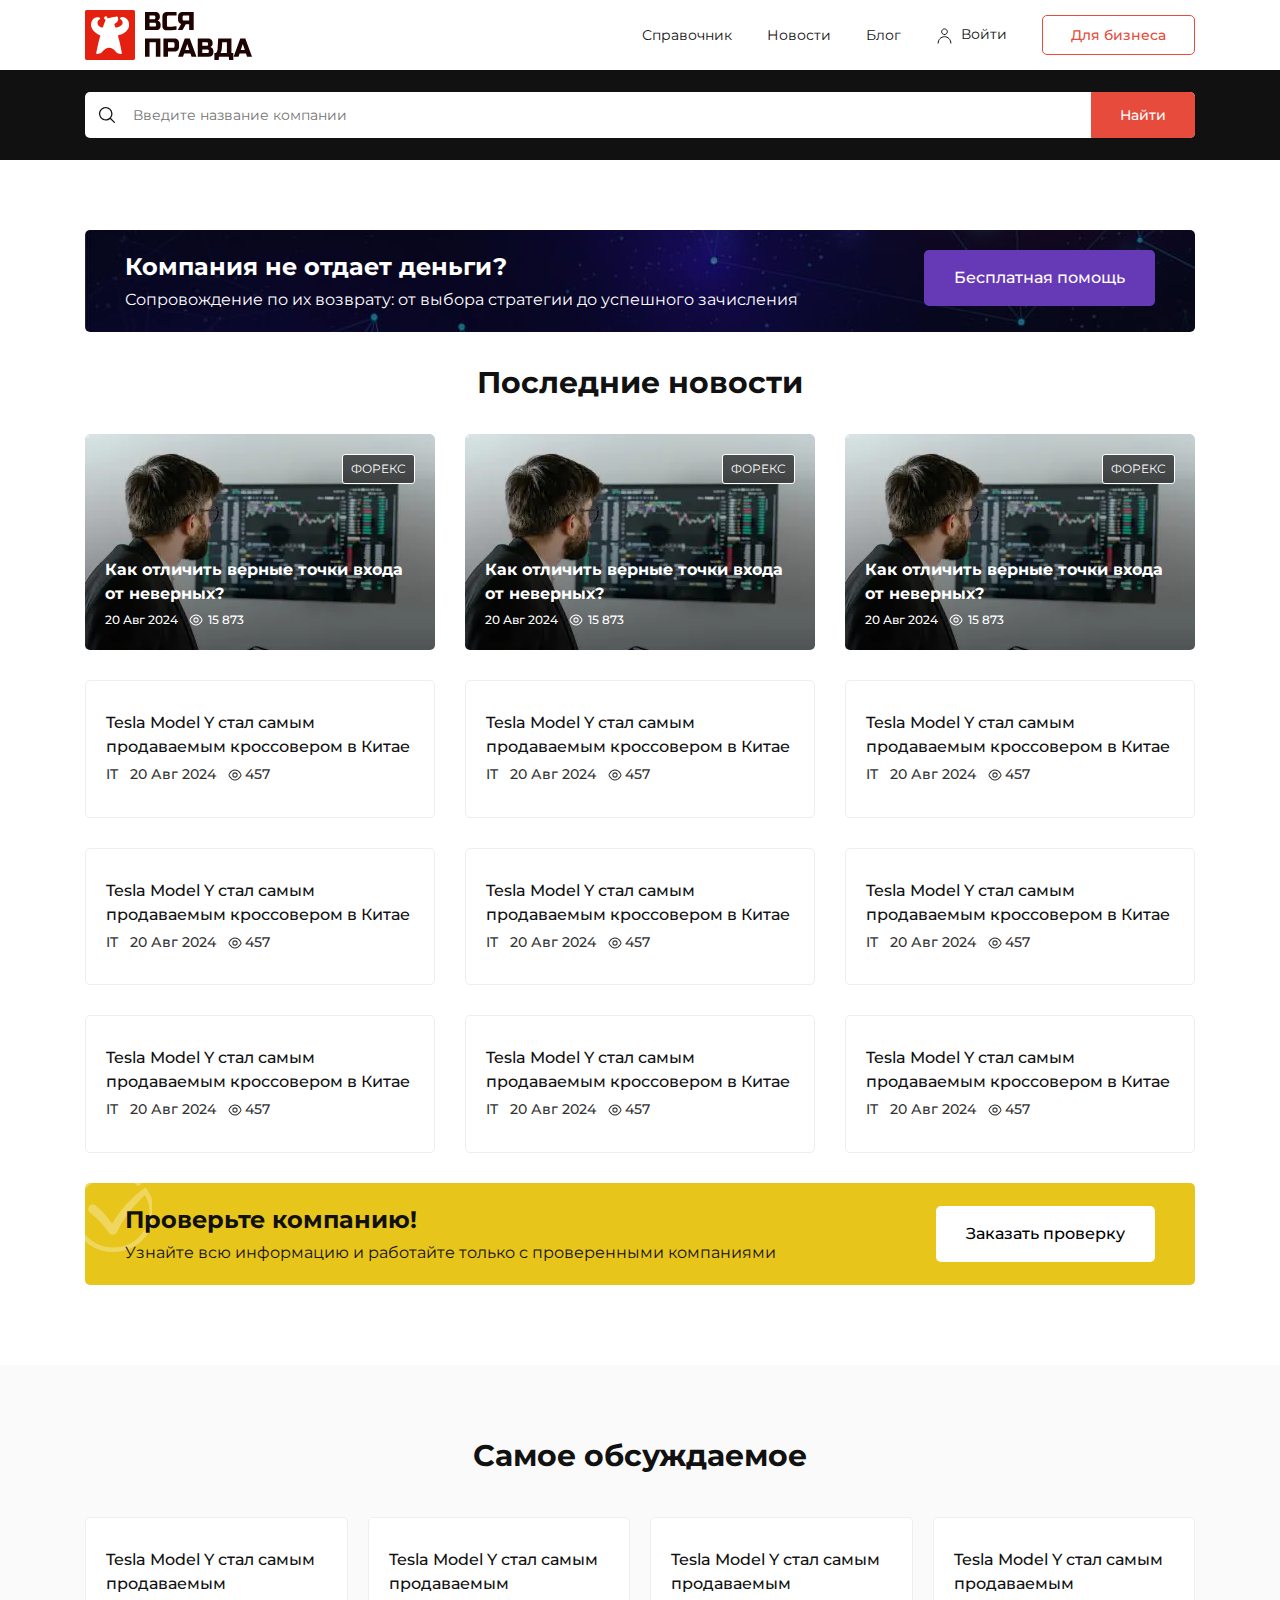
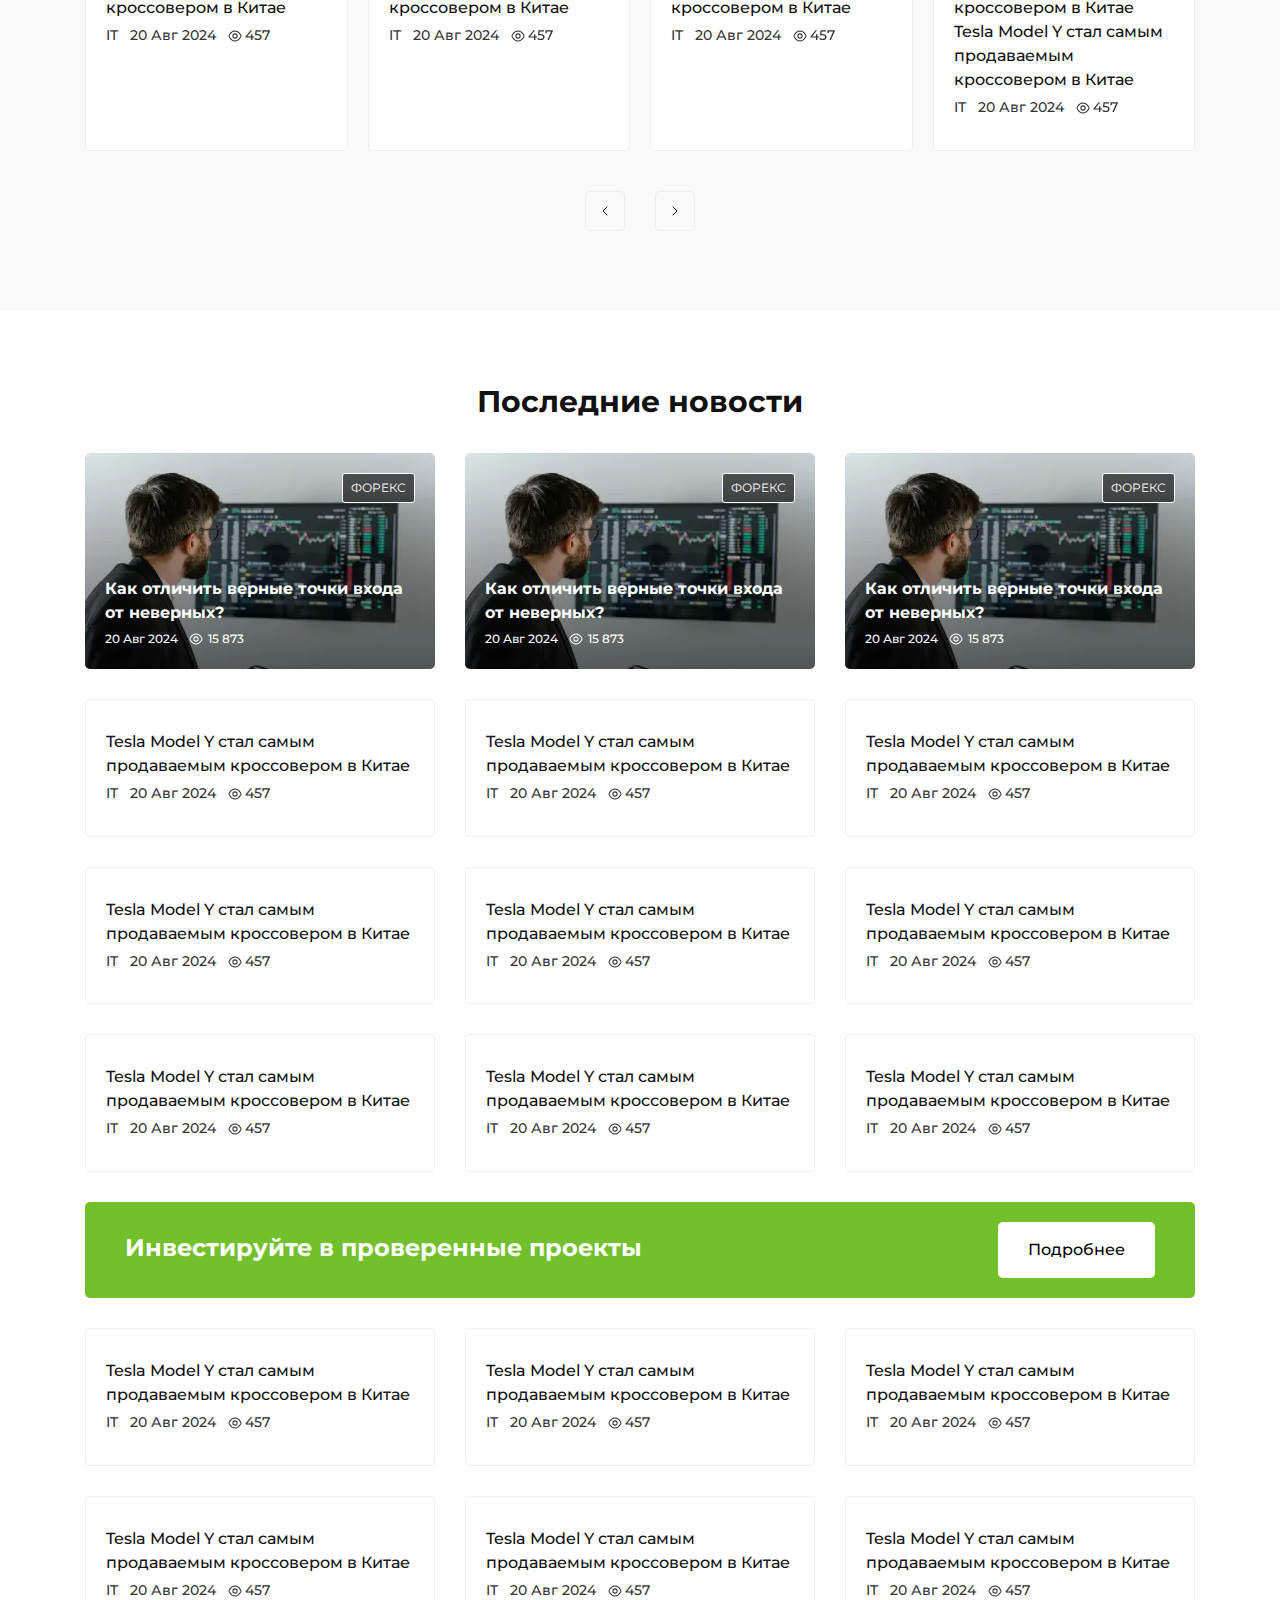
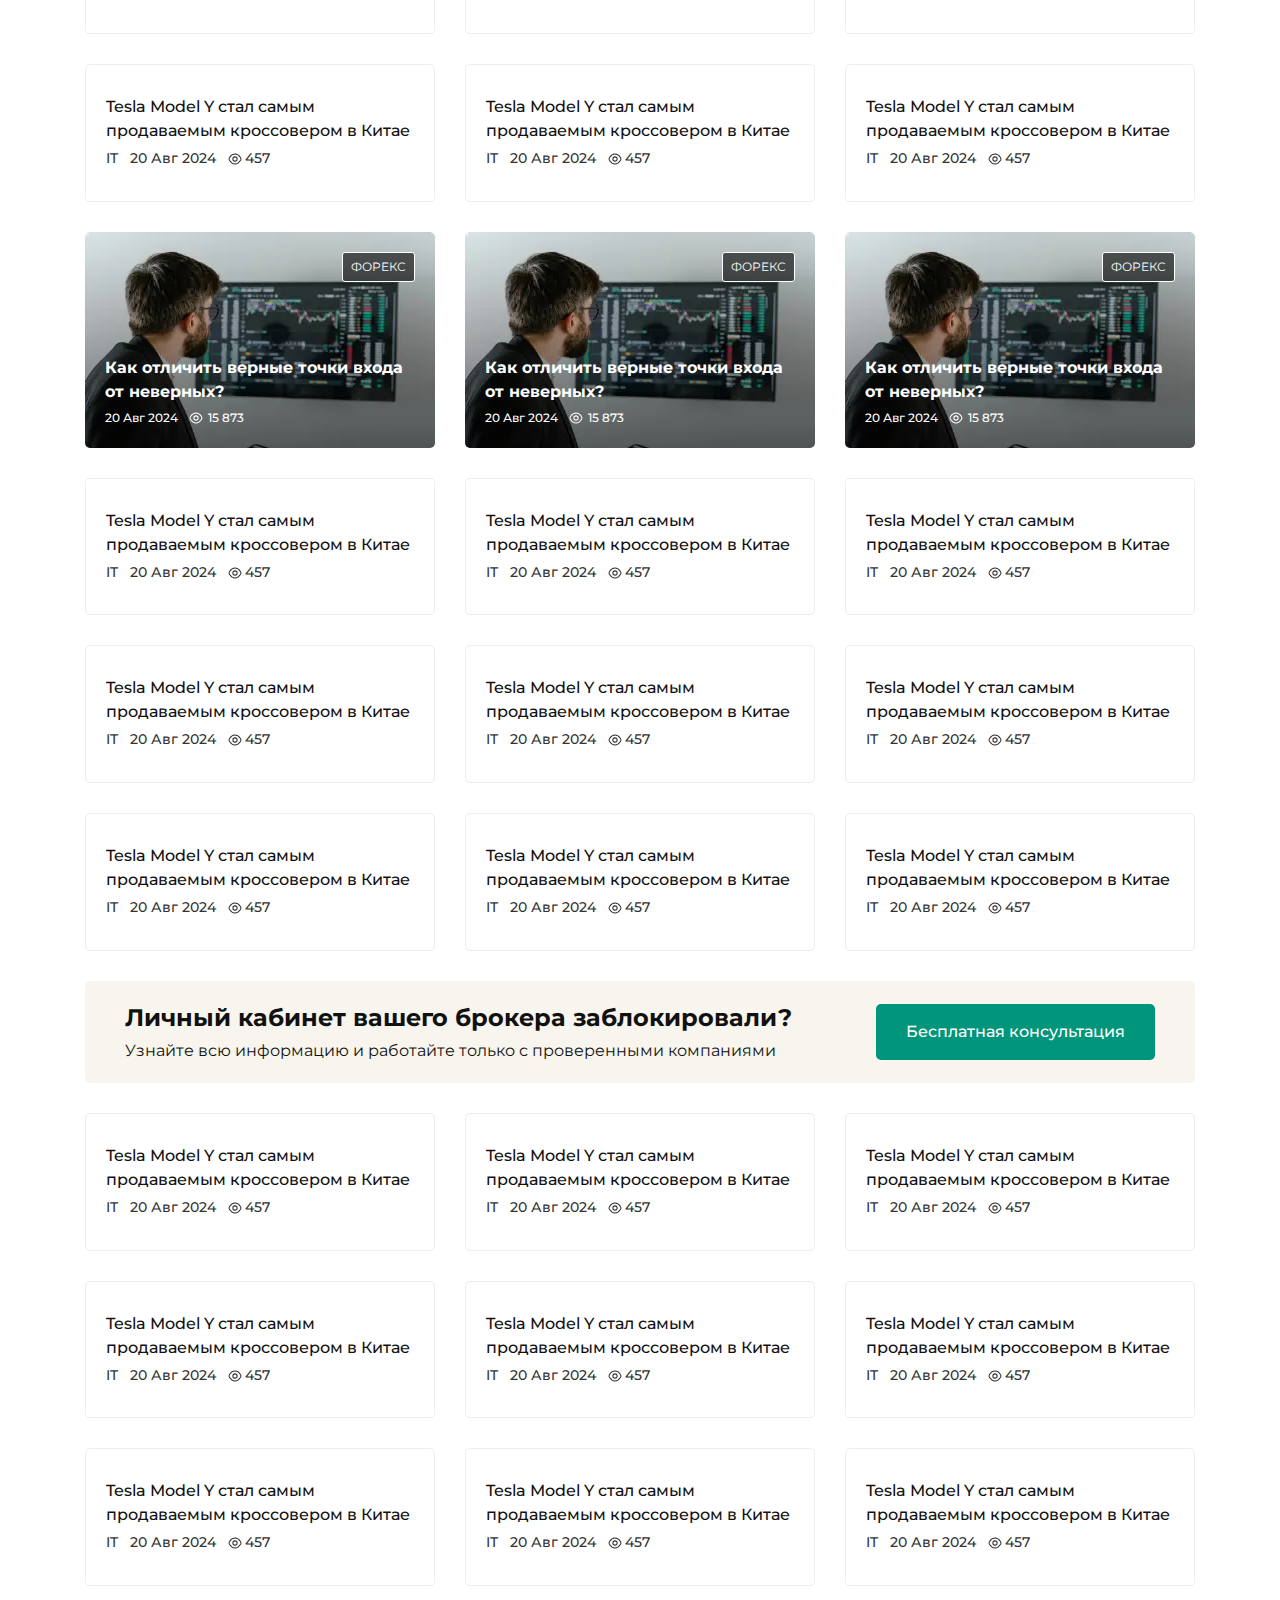
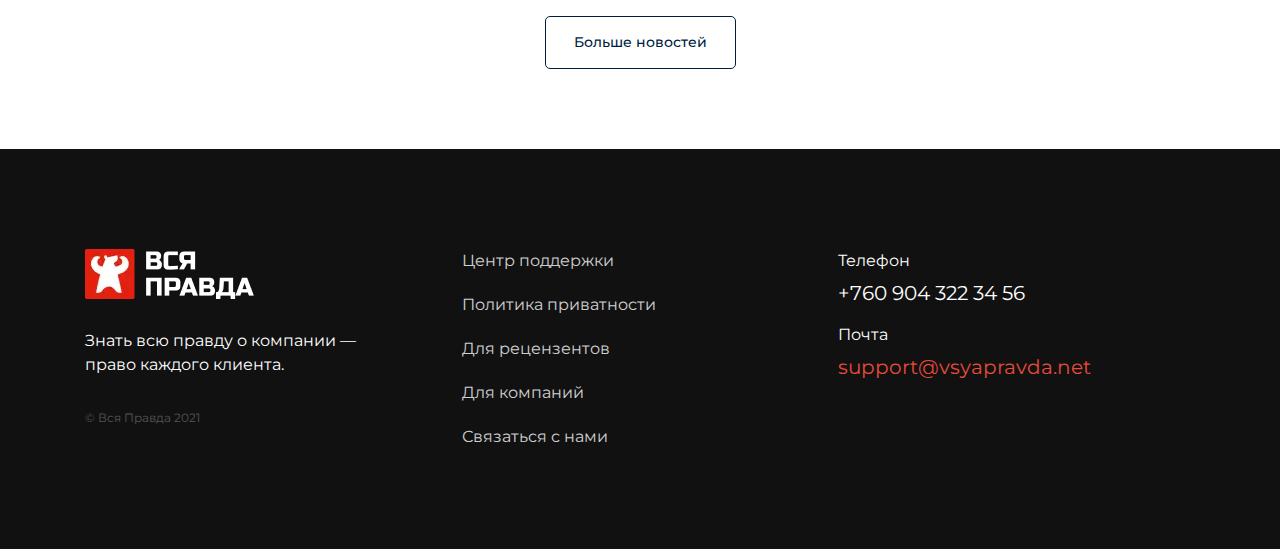
<file: news.html>
<!DOCTYPE html>
<html lang="ru">

<head>
	<title>News</title>
	<meta charset="UTF-8">
	<meta name="format-detection" content="telephone=no">
	<style>
		body {
			opacity: 0;
		}
	</style>
	<link rel="stylesheet" href="css/style.min.css?_v=20240501105504">
	<link rel="shortcut icon" href="favicon.ico">
	<!-- <meta name="robots" content="noindex, nofollow"> -->
	<meta name="viewport" content="width=device-width, initial-scale=1.0">
</head>

<body>
	<div class="wrapper">
		<header class="header" data-scroll-show>
			<div class="header__top-wrap" data-lp>
				<div class="header__container">
					<div class="header__top">
						<a href="#" class="header__logo"><img src="img/logo.svg" alt="Logo"></a>
						<div class="header__menu-block">
							<div class="header__menu menu">
								<nav class="menu__body">
									<ul class="menu__list">
										<li class="menu__item"><a href="#" class="menu__link">Справочник</a></li>
										<li class="menu__item"><a href="#" class="menu__link">Новости</a></li>
										<li class="menu__item"><a href="#" class="menu__link">Блог</a></li>
										<li class="menu__item"><a href="#" class="menu__link menu__link_user">Войти</a></li>
									</ul>
								</nav>
							</div>
						</div>
						<a href="#" class="header__btn button" data-da=".header__menu, 479.98, last">Для бизнеса</a>
						<button type="button" class="menu__icon icon-menu"><span></span></button>
					</div>
				</div>
			</div>
			<div class="header__bottom">
				<div class="header__container">
					<form action="#" class="header__form form-search">
						<button type="button" class="form-search__button" aria-label="Найти"></button>
						<div class="form-search__input">
							<input autocomplete="off" type="text" name="form[]" placeholder="Введите название компании" class="input">
						</div>
						<button type="button" class="form-search__btn button button_fill">Найти</button>
					</form>
				</div>
			</div>
		</header>
		<main class="page">
			<section class="page__news news-page">
				<div class="news-page__container">
					<a href="#" class="news-page__banner-refund refund-banner banner">
						<div class="refund-banner__body banner__body ">
							<h4 class="refund-banner__title banner__title">
								Компания не отдает деньги?
							</h4>
							<div class="refund-banner__text banner__text">
								<p>Сопровождение по их возврату: от выбора стратегии до успешного зачисления</p>
							</div>
						</div>
						<span class="refund-banner__button banner__button">Бесплатная помощь</span>
					</a>
					<div class="news-page__title title">
						Последние новости
					</div>
					<div class="news-page__articles">

						<article class="news-page__article item-article">
							<a href="#" class="item-article__category">форекс</a>
							<a href="#" class="item-article__body">
								<div class="item-article__img-ibg">
									<picture><source srcset="img/blog/article-img.webp" type="image/webp"><img src="img/blog/article-img.jpg" alt="Image"></picture>
								</div>
								<h3 class="item-article__title">
									Как отличить верные точки входа от неверных?
								</h3>
								<div class="item-article__footer">
									<time datetime="2024-08-20" class="item-article__date">
										20 Авг 2024
									</time>
									<span class="item-article__views">
										<svg width="14" height="14" viewBox="0 0 14 14" fill="none" xmlns="http://www.w3.org/2000/svg">
											<path d="M9.13441 7.00006C9.13441 8.18044 8.18056 9.13428 7.00019 9.13428C5.81981 9.13428 4.86597 8.18044 4.86597 7.00006C4.86597 5.81969 5.81981 4.86584 7.00019 4.86584C8.18056 4.86584 9.13441 5.81969 9.13441 7.00006Z" stroke="white" stroke-width="1.02197" stroke-linecap="round" stroke-linejoin="round" />
											<path d="M7.00008 11.9302C9.10449 11.9302 11.0658 10.6902 12.431 8.54406C12.9675 7.70349 12.9675 6.29061 12.431 5.45004C11.0658 3.3039 9.10449 2.0639 7.00008 2.0639C4.89567 2.0639 2.93433 3.3039 1.56915 5.45004C1.03261 6.29061 1.03261 7.70349 1.56915 8.54406C2.93433 10.6902 4.89567 11.9302 7.00008 11.9302Z" stroke="white" stroke-width="1.02197" stroke-linecap="round" stroke-linejoin="round" />
										</svg>
										15 873
									</span>
								</div>
							</a>
						</article>
						<article class="news-page__article item-article">
							<a href="#" class="item-article__category">форекс</a>
							<a href="#" class="item-article__body">
								<div class="item-article__img-ibg">
									<picture><source srcset="img/blog/article-img.webp" type="image/webp"><img src="img/blog/article-img.jpg" alt="Image"></picture>
								</div>
								<h3 class="item-article__title">
									Как отличить верные точки входа от неверных?
								</h3>
								<div class="item-article__footer">
									<time datetime="2024-08-20" class="item-article__date">
										20 Авг 2024
									</time>
									<span class="item-article__views">
										<svg width="14" height="14" viewBox="0 0 14 14" fill="none" xmlns="http://www.w3.org/2000/svg">
											<path d="M9.13441 7.00006C9.13441 8.18044 8.18056 9.13428 7.00019 9.13428C5.81981 9.13428 4.86597 8.18044 4.86597 7.00006C4.86597 5.81969 5.81981 4.86584 7.00019 4.86584C8.18056 4.86584 9.13441 5.81969 9.13441 7.00006Z" stroke="white" stroke-width="1.02197" stroke-linecap="round" stroke-linejoin="round" />
											<path d="M7.00008 11.9302C9.10449 11.9302 11.0658 10.6902 12.431 8.54406C12.9675 7.70349 12.9675 6.29061 12.431 5.45004C11.0658 3.3039 9.10449 2.0639 7.00008 2.0639C4.89567 2.0639 2.93433 3.3039 1.56915 5.45004C1.03261 6.29061 1.03261 7.70349 1.56915 8.54406C2.93433 10.6902 4.89567 11.9302 7.00008 11.9302Z" stroke="white" stroke-width="1.02197" stroke-linecap="round" stroke-linejoin="round" />
										</svg>
										15 873
									</span>
								</div>
							</a>
						</article>
						<article class="news-page__article item-article">
							<a href="#" class="item-article__category">форекс</a>
							<a href="#" class="item-article__body">
								<div class="item-article__img-ibg">
									<picture><source srcset="img/blog/article-img.webp" type="image/webp"><img src="img/blog/article-img.jpg" alt="Image"></picture>
								</div>
								<h3 class="item-article__title">
									Как отличить верные точки входа от неверных?
								</h3>
								<div class="item-article__footer">
									<time datetime="2024-08-20" class="item-article__date">
										20 Авг 2024
									</time>
									<span class="item-article__views">
										<svg width="14" height="14" viewBox="0 0 14 14" fill="none" xmlns="http://www.w3.org/2000/svg">
											<path d="M9.13441 7.00006C9.13441 8.18044 8.18056 9.13428 7.00019 9.13428C5.81981 9.13428 4.86597 8.18044 4.86597 7.00006C4.86597 5.81969 5.81981 4.86584 7.00019 4.86584C8.18056 4.86584 9.13441 5.81969 9.13441 7.00006Z" stroke="white" stroke-width="1.02197" stroke-linecap="round" stroke-linejoin="round" />
											<path d="M7.00008 11.9302C9.10449 11.9302 11.0658 10.6902 12.431 8.54406C12.9675 7.70349 12.9675 6.29061 12.431 5.45004C11.0658 3.3039 9.10449 2.0639 7.00008 2.0639C4.89567 2.0639 2.93433 3.3039 1.56915 5.45004C1.03261 6.29061 1.03261 7.70349 1.56915 8.54406C2.93433 10.6902 4.89567 11.9302 7.00008 11.9302Z" stroke="white" stroke-width="1.02197" stroke-linecap="round" stroke-linejoin="round" />
										</svg>
										15 873
									</span>
								</div>
							</a>
						</article>
						<article class="news-page__article-small item-article-small">
							<h3 class="news-page__article-small item-article-small__title">
								<a href="#" class="">Tesla Model Y стал самым
									продаваемым
									кроссовером в Китае</a>
							</h3>
							<div class="news-page__article-small item-article-small__body">
								<a href="#" class="news-page__article-small item-article-small__category">
									IT
								</a>
								<time datetime="2024-08-20" class="news-page__article-small item-article-small__date">
									20 Авг 2024
								</time>
								<span class="news-page__article-small item-article-small__views">
									<svg width="14" height="14" viewBox="0 0 14 14" fill="none" xmlns="http://www.w3.org/2000/svg">
										<path d="M9.13441 7.00006C9.13441 8.18044 8.18056 9.13428 7.00019 9.13428C5.81981 9.13428 4.86597 8.18044 4.86597 7.00006C4.86597 5.81969 5.81981 4.86584 7.00019 4.86584C8.18056 4.86584 9.13441 5.81969 9.13441 7.00006Z" stroke="#333333" stroke-width="1.02197" stroke-linecap="round" stroke-linejoin="round" />
										<path d="M7.00008 11.9302C9.10449 11.9302 11.0658 10.6902 12.431 8.54406C12.9675 7.70349 12.9675 6.29061 12.431 5.45004C11.0658 3.3039 9.10449 2.0639 7.00008 2.0639C4.89567 2.0639 2.93433 3.3039 1.56915 5.45004C1.03261 6.29061 1.03261 7.70349 1.56915 8.54406C2.93433 10.6902 4.89567 11.9302 7.00008 11.9302Z" stroke="#333333" stroke-width="1.02197" stroke-linecap="round" stroke-linejoin="round" />
									</svg>
									457
								</span>
							</div>
						</article>
						<article class="news-page__article-small item-article-small">
							<h3 class="news-page__article-small item-article-small__title">
								<a href="#" class="">Tesla Model Y стал самым
									продаваемым
									кроссовером в Китае</a>
							</h3>
							<div class="news-page__article-small item-article-small__body">
								<a href="#" class="news-page__article-small item-article-small__category">
									IT
								</a>
								<time datetime="2024-08-20" class="news-page__article-small item-article-small__date">
									20 Авг 2024
								</time>
								<span class="news-page__article-small item-article-small__views">
									<svg width="14" height="14" viewBox="0 0 14 14" fill="none" xmlns="http://www.w3.org/2000/svg">
										<path d="M9.13441 7.00006C9.13441 8.18044 8.18056 9.13428 7.00019 9.13428C5.81981 9.13428 4.86597 8.18044 4.86597 7.00006C4.86597 5.81969 5.81981 4.86584 7.00019 4.86584C8.18056 4.86584 9.13441 5.81969 9.13441 7.00006Z" stroke="#333333" stroke-width="1.02197" stroke-linecap="round" stroke-linejoin="round" />
										<path d="M7.00008 11.9302C9.10449 11.9302 11.0658 10.6902 12.431 8.54406C12.9675 7.70349 12.9675 6.29061 12.431 5.45004C11.0658 3.3039 9.10449 2.0639 7.00008 2.0639C4.89567 2.0639 2.93433 3.3039 1.56915 5.45004C1.03261 6.29061 1.03261 7.70349 1.56915 8.54406C2.93433 10.6902 4.89567 11.9302 7.00008 11.9302Z" stroke="#333333" stroke-width="1.02197" stroke-linecap="round" stroke-linejoin="round" />
									</svg>
									457
								</span>
							</div>
						</article>
						<article class="news-page__article-small item-article-small">
							<h3 class="news-page__article-small item-article-small__title">
								<a href="#" class="">Tesla Model Y стал самым
									продаваемым
									кроссовером в Китае</a>
							</h3>
							<div class="news-page__article-small item-article-small__body">
								<a href="#" class="news-page__article-small item-article-small__category">
									IT
								</a>
								<time datetime="2024-08-20" class="news-page__article-small item-article-small__date">
									20 Авг 2024
								</time>
								<span class="news-page__article-small item-article-small__views">
									<svg width="14" height="14" viewBox="0 0 14 14" fill="none" xmlns="http://www.w3.org/2000/svg">
										<path d="M9.13441 7.00006C9.13441 8.18044 8.18056 9.13428 7.00019 9.13428C5.81981 9.13428 4.86597 8.18044 4.86597 7.00006C4.86597 5.81969 5.81981 4.86584 7.00019 4.86584C8.18056 4.86584 9.13441 5.81969 9.13441 7.00006Z" stroke="#333333" stroke-width="1.02197" stroke-linecap="round" stroke-linejoin="round" />
										<path d="M7.00008 11.9302C9.10449 11.9302 11.0658 10.6902 12.431 8.54406C12.9675 7.70349 12.9675 6.29061 12.431 5.45004C11.0658 3.3039 9.10449 2.0639 7.00008 2.0639C4.89567 2.0639 2.93433 3.3039 1.56915 5.45004C1.03261 6.29061 1.03261 7.70349 1.56915 8.54406C2.93433 10.6902 4.89567 11.9302 7.00008 11.9302Z" stroke="#333333" stroke-width="1.02197" stroke-linecap="round" stroke-linejoin="round" />
									</svg>
									457
								</span>
							</div>
						</article>
						<article class="news-page__article-small item-article-small">
							<h3 class="news-page__article-small item-article-small__title">
								<a href="#" class="">Tesla Model Y стал самым
									продаваемым
									кроссовером в Китае</a>
							</h3>
							<div class="news-page__article-small item-article-small__body">
								<a href="#" class="news-page__article-small item-article-small__category">
									IT
								</a>
								<time datetime="2024-08-20" class="news-page__article-small item-article-small__date">
									20 Авг 2024
								</time>
								<span class="news-page__article-small item-article-small__views">
									<svg width="14" height="14" viewBox="0 0 14 14" fill="none" xmlns="http://www.w3.org/2000/svg">
										<path d="M9.13441 7.00006C9.13441 8.18044 8.18056 9.13428 7.00019 9.13428C5.81981 9.13428 4.86597 8.18044 4.86597 7.00006C4.86597 5.81969 5.81981 4.86584 7.00019 4.86584C8.18056 4.86584 9.13441 5.81969 9.13441 7.00006Z" stroke="#333333" stroke-width="1.02197" stroke-linecap="round" stroke-linejoin="round" />
										<path d="M7.00008 11.9302C9.10449 11.9302 11.0658 10.6902 12.431 8.54406C12.9675 7.70349 12.9675 6.29061 12.431 5.45004C11.0658 3.3039 9.10449 2.0639 7.00008 2.0639C4.89567 2.0639 2.93433 3.3039 1.56915 5.45004C1.03261 6.29061 1.03261 7.70349 1.56915 8.54406C2.93433 10.6902 4.89567 11.9302 7.00008 11.9302Z" stroke="#333333" stroke-width="1.02197" stroke-linecap="round" stroke-linejoin="round" />
									</svg>
									457
								</span>
							</div>
						</article>
						<article class="news-page__article-small item-article-small">
							<h3 class="news-page__article-small item-article-small__title">
								<a href="#" class="">Tesla Model Y стал самым
									продаваемым
									кроссовером в Китае</a>
							</h3>
							<div class="news-page__article-small item-article-small__body">
								<a href="#" class="news-page__article-small item-article-small__category">
									IT
								</a>
								<time datetime="2024-08-20" class="news-page__article-small item-article-small__date">
									20 Авг 2024
								</time>
								<span class="news-page__article-small item-article-small__views">
									<svg width="14" height="14" viewBox="0 0 14 14" fill="none" xmlns="http://www.w3.org/2000/svg">
										<path d="M9.13441 7.00006C9.13441 8.18044 8.18056 9.13428 7.00019 9.13428C5.81981 9.13428 4.86597 8.18044 4.86597 7.00006C4.86597 5.81969 5.81981 4.86584 7.00019 4.86584C8.18056 4.86584 9.13441 5.81969 9.13441 7.00006Z" stroke="#333333" stroke-width="1.02197" stroke-linecap="round" stroke-linejoin="round" />
										<path d="M7.00008 11.9302C9.10449 11.9302 11.0658 10.6902 12.431 8.54406C12.9675 7.70349 12.9675 6.29061 12.431 5.45004C11.0658 3.3039 9.10449 2.0639 7.00008 2.0639C4.89567 2.0639 2.93433 3.3039 1.56915 5.45004C1.03261 6.29061 1.03261 7.70349 1.56915 8.54406C2.93433 10.6902 4.89567 11.9302 7.00008 11.9302Z" stroke="#333333" stroke-width="1.02197" stroke-linecap="round" stroke-linejoin="round" />
									</svg>
									457
								</span>
							</div>
						</article>
						<article class="news-page__article-small item-article-small">
							<h3 class="news-page__article-small item-article-small__title">
								<a href="#" class="">Tesla Model Y стал самым
									продаваемым
									кроссовером в Китае</a>
							</h3>
							<div class="news-page__article-small item-article-small__body">
								<a href="#" class="news-page__article-small item-article-small__category">
									IT
								</a>
								<time datetime="2024-08-20" class="news-page__article-small item-article-small__date">
									20 Авг 2024
								</time>
								<span class="news-page__article-small item-article-small__views">
									<svg width="14" height="14" viewBox="0 0 14 14" fill="none" xmlns="http://www.w3.org/2000/svg">
										<path d="M9.13441 7.00006C9.13441 8.18044 8.18056 9.13428 7.00019 9.13428C5.81981 9.13428 4.86597 8.18044 4.86597 7.00006C4.86597 5.81969 5.81981 4.86584 7.00019 4.86584C8.18056 4.86584 9.13441 5.81969 9.13441 7.00006Z" stroke="#333333" stroke-width="1.02197" stroke-linecap="round" stroke-linejoin="round" />
										<path d="M7.00008 11.9302C9.10449 11.9302 11.0658 10.6902 12.431 8.54406C12.9675 7.70349 12.9675 6.29061 12.431 5.45004C11.0658 3.3039 9.10449 2.0639 7.00008 2.0639C4.89567 2.0639 2.93433 3.3039 1.56915 5.45004C1.03261 6.29061 1.03261 7.70349 1.56915 8.54406C2.93433 10.6902 4.89567 11.9302 7.00008 11.9302Z" stroke="#333333" stroke-width="1.02197" stroke-linecap="round" stroke-linejoin="round" />
									</svg>
									457
								</span>
							</div>
						</article>
						<article class="news-page__article-small item-article-small">
							<h3 class="news-page__article-small item-article-small__title">
								<a href="#" class="">Tesla Model Y стал самым
									продаваемым
									кроссовером в Китае</a>
							</h3>
							<div class="news-page__article-small item-article-small__body">
								<a href="#" class="news-page__article-small item-article-small__category">
									IT
								</a>
								<time datetime="2024-08-20" class="news-page__article-small item-article-small__date">
									20 Авг 2024
								</time>
								<span class="news-page__article-small item-article-small__views">
									<svg width="14" height="14" viewBox="0 0 14 14" fill="none" xmlns="http://www.w3.org/2000/svg">
										<path d="M9.13441 7.00006C9.13441 8.18044 8.18056 9.13428 7.00019 9.13428C5.81981 9.13428 4.86597 8.18044 4.86597 7.00006C4.86597 5.81969 5.81981 4.86584 7.00019 4.86584C8.18056 4.86584 9.13441 5.81969 9.13441 7.00006Z" stroke="#333333" stroke-width="1.02197" stroke-linecap="round" stroke-linejoin="round" />
										<path d="M7.00008 11.9302C9.10449 11.9302 11.0658 10.6902 12.431 8.54406C12.9675 7.70349 12.9675 6.29061 12.431 5.45004C11.0658 3.3039 9.10449 2.0639 7.00008 2.0639C4.89567 2.0639 2.93433 3.3039 1.56915 5.45004C1.03261 6.29061 1.03261 7.70349 1.56915 8.54406C2.93433 10.6902 4.89567 11.9302 7.00008 11.9302Z" stroke="#333333" stroke-width="1.02197" stroke-linecap="round" stroke-linejoin="round" />
									</svg>
									457
								</span>
							</div>
						</article>
						<article class="news-page__article-small item-article-small">
							<h3 class="news-page__article-small item-article-small__title">
								<a href="#" class="">Tesla Model Y стал самым
									продаваемым
									кроссовером в Китае</a>
							</h3>
							<div class="news-page__article-small item-article-small__body">
								<a href="#" class="news-page__article-small item-article-small__category">
									IT
								</a>
								<time datetime="2024-08-20" class="news-page__article-small item-article-small__date">
									20 Авг 2024
								</time>
								<span class="news-page__article-small item-article-small__views">
									<svg width="14" height="14" viewBox="0 0 14 14" fill="none" xmlns="http://www.w3.org/2000/svg">
										<path d="M9.13441 7.00006C9.13441 8.18044 8.18056 9.13428 7.00019 9.13428C5.81981 9.13428 4.86597 8.18044 4.86597 7.00006C4.86597 5.81969 5.81981 4.86584 7.00019 4.86584C8.18056 4.86584 9.13441 5.81969 9.13441 7.00006Z" stroke="#333333" stroke-width="1.02197" stroke-linecap="round" stroke-linejoin="round" />
										<path d="M7.00008 11.9302C9.10449 11.9302 11.0658 10.6902 12.431 8.54406C12.9675 7.70349 12.9675 6.29061 12.431 5.45004C11.0658 3.3039 9.10449 2.0639 7.00008 2.0639C4.89567 2.0639 2.93433 3.3039 1.56915 5.45004C1.03261 6.29061 1.03261 7.70349 1.56915 8.54406C2.93433 10.6902 4.89567 11.9302 7.00008 11.9302Z" stroke="#333333" stroke-width="1.02197" stroke-linecap="round" stroke-linejoin="round" />
									</svg>
									457
								</span>
							</div>
						</article>
						<article class="news-page__article-small item-article-small">
							<h3 class="news-page__article-small item-article-small__title">
								<a href="#" class="">Tesla Model Y стал самым
									продаваемым
									кроссовером в Китае</a>
							</h3>
							<div class="news-page__article-small item-article-small__body">
								<a href="#" class="news-page__article-small item-article-small__category">
									IT
								</a>
								<time datetime="2024-08-20" class="news-page__article-small item-article-small__date">
									20 Авг 2024
								</time>
								<span class="news-page__article-small item-article-small__views">
									<svg width="14" height="14" viewBox="0 0 14 14" fill="none" xmlns="http://www.w3.org/2000/svg">
										<path d="M9.13441 7.00006C9.13441 8.18044 8.18056 9.13428 7.00019 9.13428C5.81981 9.13428 4.86597 8.18044 4.86597 7.00006C4.86597 5.81969 5.81981 4.86584 7.00019 4.86584C8.18056 4.86584 9.13441 5.81969 9.13441 7.00006Z" stroke="#333333" stroke-width="1.02197" stroke-linecap="round" stroke-linejoin="round" />
										<path d="M7.00008 11.9302C9.10449 11.9302 11.0658 10.6902 12.431 8.54406C12.9675 7.70349 12.9675 6.29061 12.431 5.45004C11.0658 3.3039 9.10449 2.0639 7.00008 2.0639C4.89567 2.0639 2.93433 3.3039 1.56915 5.45004C1.03261 6.29061 1.03261 7.70349 1.56915 8.54406C2.93433 10.6902 4.89567 11.9302 7.00008 11.9302Z" stroke="#333333" stroke-width="1.02197" stroke-linecap="round" stroke-linejoin="round" />
									</svg>
									457
								</span>
							</div>
						</article>
					</div>
					<a href="#" class="news-page__check-company-banner check-company-banner banner">
						<div class="check-company-banner__body banner__body ">
							<h4 class="check-company-banner__title banner__title">
								Проверьте компанию!
							</h4>
							<div class="check-company-banner__text banner__text">
								<p>Узнайте всю информацию и работайте только с проверенными компаниями</p>
							</div>
						</div>
						<span class="check-company-banner__button banner__button">Заказать
							проверку</span>
					</a>
				</div>
			</section>
			<section class="page__news-discussed news-discussed">
				<div class="news-discussed__container">
					<h1 class="news-discussed__title title">Самое обсуждаемое</h1>
					<div class="news-discussed__slider swiper-container">
						<div class="news-discussed__swiper swiper-wrapper">
							<div class="news-discussed__slide swiper-slide">
								<article class="news-discussed__article-small item-article-small">
									<h3 class="news-discussed__article-title item-article-small__title">
										<a href="#" class="">Tesla Model Y
											стал самым
											продаваемым
											кроссовером в Китае</a>
									</h3>
									<div class="news-discussed__body item-article-small__body">
										<a href="#" class="news-discussed__category item-article-small__category">
											IT
										</a>
										<time datetime="2024-08-20" class="news-discussed__date item-article-small__date">
											20 Авг 2024
										</time>
										<span class="news-discussed__views item-article-small__views">
											<svg width="14" height="14" viewBox="0 0 14 14" fill="none" xmlns="http://www.w3.org/2000/svg">
												<path d="M9.13441 7.00006C9.13441 8.18044 8.18056 9.13428 7.00019 9.13428C5.81981 9.13428 4.86597 8.18044 4.86597 7.00006C4.86597 5.81969 5.81981 4.86584 7.00019 4.86584C8.18056 4.86584 9.13441 5.81969 9.13441 7.00006Z" stroke="#333333" stroke-width="1.02197" stroke-linecap="round" stroke-linejoin="round" />
												<path d="M7.00008 11.9302C9.10449 11.9302 11.0658 10.6902 12.431 8.54406C12.9675 7.70349 12.9675 6.29061 12.431 5.45004C11.0658 3.3039 9.10449 2.0639 7.00008 2.0639C4.89567 2.0639 2.93433 3.3039 1.56915 5.45004C1.03261 6.29061 1.03261 7.70349 1.56915 8.54406C2.93433 10.6902 4.89567 11.9302 7.00008 11.9302Z" stroke="#333333" stroke-width="1.02197" stroke-linecap="round" stroke-linejoin="round" />
											</svg>
											457
										</span>
									</div>
								</article>
							</div>
							<div class="news-discussed__slide swiper-slide">
								<article class="news-discussed__article-small item-article-small">
									<h3 class="news-discussed__article-title item-article-small__title">
										<a href="#" class="">Tesla Model Y
											стал самым
											продаваемым
											кроссовером в Китае</a>
									</h3>
									<div class="news-discussed__body item-article-small__body">
										<a href="#" class="news-discussed__category item-article-small__category">
											IT
										</a>
										<time datetime="2024-08-20" class="news-discussed__date item-article-small__date">
											20 Авг 2024
										</time>
										<span class="news-discussed__views item-article-small__views">
											<svg width="14" height="14" viewBox="0 0 14 14" fill="none" xmlns="http://www.w3.org/2000/svg">
												<path d="M9.13441 7.00006C9.13441 8.18044 8.18056 9.13428 7.00019 9.13428C5.81981 9.13428 4.86597 8.18044 4.86597 7.00006C4.86597 5.81969 5.81981 4.86584 7.00019 4.86584C8.18056 4.86584 9.13441 5.81969 9.13441 7.00006Z" stroke="#333333" stroke-width="1.02197" stroke-linecap="round" stroke-linejoin="round" />
												<path d="M7.00008 11.9302C9.10449 11.9302 11.0658 10.6902 12.431 8.54406C12.9675 7.70349 12.9675 6.29061 12.431 5.45004C11.0658 3.3039 9.10449 2.0639 7.00008 2.0639C4.89567 2.0639 2.93433 3.3039 1.56915 5.45004C1.03261 6.29061 1.03261 7.70349 1.56915 8.54406C2.93433 10.6902 4.89567 11.9302 7.00008 11.9302Z" stroke="#333333" stroke-width="1.02197" stroke-linecap="round" stroke-linejoin="round" />
											</svg>
											457
										</span>
									</div>
								</article>

							</div>
							<div class="news-discussed__slide swiper-slide">
								<article class="news-discussed__article-small item-article-small">
									<h3 class="news-discussed__article-title item-article-small__title">
										<a href="#" class="">Tesla Model Y
											стал самым
											продаваемым
											кроссовером в Китае</a>
									</h3>
									<div class="news-discussed__body item-article-small__body">
										<a href="#" class="news-discussed__category item-article-small__category">
											IT
										</a>
										<time datetime="2024-08-20" class="news-discussed__date item-article-small__date">
											20 Авг 2024
										</time>
										<span class="news-discussed__views item-article-small__views">
											<svg width="14" height="14" viewBox="0 0 14 14" fill="none" xmlns="http://www.w3.org/2000/svg">
												<path d="M9.13441 7.00006C9.13441 8.18044 8.18056 9.13428 7.00019 9.13428C5.81981 9.13428 4.86597 8.18044 4.86597 7.00006C4.86597 5.81969 5.81981 4.86584 7.00019 4.86584C8.18056 4.86584 9.13441 5.81969 9.13441 7.00006Z" stroke="#333333" stroke-width="1.02197" stroke-linecap="round" stroke-linejoin="round" />
												<path d="M7.00008 11.9302C9.10449 11.9302 11.0658 10.6902 12.431 8.54406C12.9675 7.70349 12.9675 6.29061 12.431 5.45004C11.0658 3.3039 9.10449 2.0639 7.00008 2.0639C4.89567 2.0639 2.93433 3.3039 1.56915 5.45004C1.03261 6.29061 1.03261 7.70349 1.56915 8.54406C2.93433 10.6902 4.89567 11.9302 7.00008 11.9302Z" stroke="#333333" stroke-width="1.02197" stroke-linecap="round" stroke-linejoin="round" />
											</svg>
											457
										</span>
									</div>
								</article>

							</div>
							<div class="news-discussed__slide swiper-slide">
								<article class="news-discussed__article-small item-article-small">
									<h3 class="news-discussed__article-title item-article-small__title">
										<a href="#" class="">Tesla Model Y
											стал самым
											продаваемым
											кроссовером в Китае Tesla Model Y стал самым
											продаваемым
											кроссовером в Китае</a>
									</h3>
									<div class="news-discussed__body item-article-small__body">
										<a href="#" class="news-discussed__category item-article-small__category">
											IT
										</a>
										<time datetime="2024-08-20" class="news-discussed__date item-article-small__date">
											20 Авг 2024
										</time>
										<span class="news-discussed__views item-article-small__views">
											<svg width="14" height="14" viewBox="0 0 14 14" fill="none" xmlns="http://www.w3.org/2000/svg">
												<path d="M9.13441 7.00006C9.13441 8.18044 8.18056 9.13428 7.00019 9.13428C5.81981 9.13428 4.86597 8.18044 4.86597 7.00006C4.86597 5.81969 5.81981 4.86584 7.00019 4.86584C8.18056 4.86584 9.13441 5.81969 9.13441 7.00006Z" stroke="#333333" stroke-width="1.02197" stroke-linecap="round" stroke-linejoin="round" />
												<path d="M7.00008 11.9302C9.10449 11.9302 11.0658 10.6902 12.431 8.54406C12.9675 7.70349 12.9675 6.29061 12.431 5.45004C11.0658 3.3039 9.10449 2.0639 7.00008 2.0639C4.89567 2.0639 2.93433 3.3039 1.56915 5.45004C1.03261 6.29061 1.03261 7.70349 1.56915 8.54406C2.93433 10.6902 4.89567 11.9302 7.00008 11.9302Z" stroke="#333333" stroke-width="1.02197" stroke-linecap="round" stroke-linejoin="round" />
											</svg>
											457
										</span>
									</div>
								</article>

							</div>
							<div class="news-discussed__slide swiper-slide">
								<article class="news-discussed__article-small item-article-small">
									<h3 class="news-discussed__article-title item-article-small__title">
										<a href="#" class="">Tesla Model Y
											стал самым
											продаваемым
											кроссовером в Китае</a>
									</h3>
									<div class="news-discussed__body item-article-small__body">
										<a href="#" class="news-discussed__category item-article-small__category">
											IT
										</a>
										<time datetime="2024-08-20" class="news-discussed__date item-article-small__date">
											20 Авг 2024
										</time>
										<span class="news-discussed__views item-article-small__views">
											<svg width="14" height="14" viewBox="0 0 14 14" fill="none" xmlns="http://www.w3.org/2000/svg">
												<path d="M9.13441 7.00006C9.13441 8.18044 8.18056 9.13428 7.00019 9.13428C5.81981 9.13428 4.86597 8.18044 4.86597 7.00006C4.86597 5.81969 5.81981 4.86584 7.00019 4.86584C8.18056 4.86584 9.13441 5.81969 9.13441 7.00006Z" stroke="#333333" stroke-width="1.02197" stroke-linecap="round" stroke-linejoin="round" />
												<path d="M7.00008 11.9302C9.10449 11.9302 11.0658 10.6902 12.431 8.54406C12.9675 7.70349 12.9675 6.29061 12.431 5.45004C11.0658 3.3039 9.10449 2.0639 7.00008 2.0639C4.89567 2.0639 2.93433 3.3039 1.56915 5.45004C1.03261 6.29061 1.03261 7.70349 1.56915 8.54406C2.93433 10.6902 4.89567 11.9302 7.00008 11.9302Z" stroke="#333333" stroke-width="1.02197" stroke-linecap="round" stroke-linejoin="round" />
											</svg>
											457
										</span>
									</div>
								</article>

							</div>
							<div class="news-discussed__slide swiper-slide">
								<article class="news-discussed__article-small item-article-small">
									<h3 class="news-discussed__article-title item-article-small__title">
										<a href="#" class="">Tesla Model Y
											стал самым
											продаваемым
											кроссовером в Китае</a>
									</h3>
									<div class="news-discussed__body item-article-small__body">
										<a href="#" class="news-discussed__category item-article-small__category">
											IT
										</a>
										<time datetime="2024-08-20" class="news-discussed__date item-article-small__date">
											20 Авг 2024
										</time>
										<span class="news-discussed__views item-article-small__views">
											<svg width="14" height="14" viewBox="0 0 14 14" fill="none" xmlns="http://www.w3.org/2000/svg">
												<path d="M9.13441 7.00006C9.13441 8.18044 8.18056 9.13428 7.00019 9.13428C5.81981 9.13428 4.86597 8.18044 4.86597 7.00006C4.86597 5.81969 5.81981 4.86584 7.00019 4.86584C8.18056 4.86584 9.13441 5.81969 9.13441 7.00006Z" stroke="#333333" stroke-width="1.02197" stroke-linecap="round" stroke-linejoin="round" />
												<path d="M7.00008 11.9302C9.10449 11.9302 11.0658 10.6902 12.431 8.54406C12.9675 7.70349 12.9675 6.29061 12.431 5.45004C11.0658 3.3039 9.10449 2.0639 7.00008 2.0639C4.89567 2.0639 2.93433 3.3039 1.56915 5.45004C1.03261 6.29061 1.03261 7.70349 1.56915 8.54406C2.93433 10.6902 4.89567 11.9302 7.00008 11.9302Z" stroke="#333333" stroke-width="1.02197" stroke-linecap="round" stroke-linejoin="round" />
											</svg>
											457
										</span>
									</div>
								</article>

							</div>
							<div class="news-discussed__slide swiper-slide">
								<article class="news-discussed__article-small item-article-small">
									<h3 class="news-discussed__article-title item-article-small__title">
										<a href="#" class="">Tesla Model Y
											стал самым
											продаваемым
											кроссовером в Китае</a>
									</h3>
									<div class="news-discussed__body item-article-small__body">
										<a href="#" class="news-discussed__category item-article-small__category">
											IT
										</a>
										<time datetime="2024-08-20" class="news-discussed__date item-article-small__date">
											20 Авг 2024
										</time>
										<span class="news-discussed__views item-article-small__views">
											<svg width="14" height="14" viewBox="0 0 14 14" fill="none" xmlns="http://www.w3.org/2000/svg">
												<path d="M9.13441 7.00006C9.13441 8.18044 8.18056 9.13428 7.00019 9.13428C5.81981 9.13428 4.86597 8.18044 4.86597 7.00006C4.86597 5.81969 5.81981 4.86584 7.00019 4.86584C8.18056 4.86584 9.13441 5.81969 9.13441 7.00006Z" stroke="#333333" stroke-width="1.02197" stroke-linecap="round" stroke-linejoin="round" />
												<path d="M7.00008 11.9302C9.10449 11.9302 11.0658 10.6902 12.431 8.54406C12.9675 7.70349 12.9675 6.29061 12.431 5.45004C11.0658 3.3039 9.10449 2.0639 7.00008 2.0639C4.89567 2.0639 2.93433 3.3039 1.56915 5.45004C1.03261 6.29061 1.03261 7.70349 1.56915 8.54406C2.93433 10.6902 4.89567 11.9302 7.00008 11.9302Z" stroke="#333333" stroke-width="1.02197" stroke-linecap="round" stroke-linejoin="round" />
											</svg>
											457
										</span>
									</div>
								</article>

							</div>
							<div class="news-discussed__slide swiper-slide">
								<article class="news-discussed__article-small item-article-small">
									<h3 class="news-discussed__article-title item-article-small__title">
										<a href="#" class="">Tesla Model Y
											стал самым
											продаваемым
											кроссовером в Китае</a>
									</h3>
									<div class="news-discussed__body item-article-small__body">
										<a href="#" class="news-discussed__category item-article-small__category">
											IT
										</a>
										<time datetime="2024-08-20" class="news-discussed__date item-article-small__date">
											20 Авг 2024
										</time>
										<span class="news-discussed__views item-article-small__views">
											<svg width="14" height="14" viewBox="0 0 14 14" fill="none" xmlns="http://www.w3.org/2000/svg">
												<path d="M9.13441 7.00006C9.13441 8.18044 8.18056 9.13428 7.00019 9.13428C5.81981 9.13428 4.86597 8.18044 4.86597 7.00006C4.86597 5.81969 5.81981 4.86584 7.00019 4.86584C8.18056 4.86584 9.13441 5.81969 9.13441 7.00006Z" stroke="#333333" stroke-width="1.02197" stroke-linecap="round" stroke-linejoin="round" />
												<path d="M7.00008 11.9302C9.10449 11.9302 11.0658 10.6902 12.431 8.54406C12.9675 7.70349 12.9675 6.29061 12.431 5.45004C11.0658 3.3039 9.10449 2.0639 7.00008 2.0639C4.89567 2.0639 2.93433 3.3039 1.56915 5.45004C1.03261 6.29061 1.03261 7.70349 1.56915 8.54406C2.93433 10.6902 4.89567 11.9302 7.00008 11.9302Z" stroke="#333333" stroke-width="1.02197" stroke-linecap="round" stroke-linejoin="round" />
											</svg>
											457
										</span>
									</div>
								</article>

							</div>
							<div class="news-discussed__slide swiper-slide">
								<article class="news-discussed__article-small item-article-small">
									<h3 class="news-discussed__article-title item-article-small__title">
										<a href="#" class="">Tesla Model Y
											стал самым
											продаваемым
											кроссовером в Китае</a>
									</h3>
									<div class="news-discussed__body item-article-small__body">
										<a href="#" class="news-discussed__category item-article-small__category">
											IT
										</a>
										<time datetime="2024-08-20" class="news-discussed__date item-article-small__date">
											20 Авг 2024
										</time>
										<span class="news-discussed__views item-article-small__views">
											<svg width="14" height="14" viewBox="0 0 14 14" fill="none" xmlns="http://www.w3.org/2000/svg">
												<path d="M9.13441 7.00006C9.13441 8.18044 8.18056 9.13428 7.00019 9.13428C5.81981 9.13428 4.86597 8.18044 4.86597 7.00006C4.86597 5.81969 5.81981 4.86584 7.00019 4.86584C8.18056 4.86584 9.13441 5.81969 9.13441 7.00006Z" stroke="#333333" stroke-width="1.02197" stroke-linecap="round" stroke-linejoin="round" />
												<path d="M7.00008 11.9302C9.10449 11.9302 11.0658 10.6902 12.431 8.54406C12.9675 7.70349 12.9675 6.29061 12.431 5.45004C11.0658 3.3039 9.10449 2.0639 7.00008 2.0639C4.89567 2.0639 2.93433 3.3039 1.56915 5.45004C1.03261 6.29061 1.03261 7.70349 1.56915 8.54406C2.93433 10.6902 4.89567 11.9302 7.00008 11.9302Z" stroke="#333333" stroke-width="1.02197" stroke-linecap="round" stroke-linejoin="round" />
											</svg>
											457
										</span>
									</div>
								</article>

							</div>
							<div class="news-discussed__slide swiper-slide">
								<article class="news-discussed__article-small item-article-small">
									<h3 class="news-discussed__article-title item-article-small__title">
										<a href="#" class="">Tesla Model Y
											стал самым
											продаваемым
											кроссовером в Китае</a>
									</h3>
									<div class="news-discussed__body item-article-small__body">
										<a href="#" class="news-discussed__category item-article-small__category">
											IT
										</a>
										<time datetime="2024-08-20" class="news-discussed__date item-article-small__date">
											20 Авг 2024
										</time>
										<span class="news-discussed__views item-article-small__views">
											<svg width="14" height="14" viewBox="0 0 14 14" fill="none" xmlns="http://www.w3.org/2000/svg">
												<path d="M9.13441 7.00006C9.13441 8.18044 8.18056 9.13428 7.00019 9.13428C5.81981 9.13428 4.86597 8.18044 4.86597 7.00006C4.86597 5.81969 5.81981 4.86584 7.00019 4.86584C8.18056 4.86584 9.13441 5.81969 9.13441 7.00006Z" stroke="#333333" stroke-width="1.02197" stroke-linecap="round" stroke-linejoin="round" />
												<path d="M7.00008 11.9302C9.10449 11.9302 11.0658 10.6902 12.431 8.54406C12.9675 7.70349 12.9675 6.29061 12.431 5.45004C11.0658 3.3039 9.10449 2.0639 7.00008 2.0639C4.89567 2.0639 2.93433 3.3039 1.56915 5.45004C1.03261 6.29061 1.03261 7.70349 1.56915 8.54406C2.93433 10.6902 4.89567 11.9302 7.00008 11.9302Z" stroke="#333333" stroke-width="1.02197" stroke-linecap="round" stroke-linejoin="round" />
											</svg>
											457
										</span>
									</div>
								</article>

							</div>
						</div>
					</div>
					<div class="slider-actions">
						<div class="slider-actions__prev slider-actions__arrow">
							<svg width="6" height="10" viewBox="0 0 6 10" fill="none" xmlns="http://www.w3.org/2000/svg">
								<path d="M5 1L1 5L5 9" stroke="#001D42" stroke-linecap="round" stroke-linejoin="round" />
							</svg>
						</div>
						<div class="slider-actions__next slider-actions__arrow"><svg width="6" height="10" viewBox="0 0 6 10" fill="none" xmlns="http://www.w3.org/2000/svg">
								<path d="M0.999999 1L5 5L1 9" stroke="#001D42" stroke-linecap="round" stroke-linejoin="round" />
							</svg></div>
					</div>
				</div>
			</section>
			<section class="page__news news-page">
				<div class="news-page__container">
					<div class="news-page__title title">
						Последние новости
					</div>
					<div class="news-page__articles">
						<article class="news-page__article item-article">
							<a href="#" class="item-article__category">форекс</a>
							<a href="#" class="item-article__body">
								<div class="item-article__img-ibg">
									<picture><source srcset="img/blog/article-img.webp" type="image/webp"><img src="img/blog/article-img.jpg" alt="Image"></picture>
								</div>
								<h3 class="item-article__title">
									Как отличить верные точки входа от неверных?
								</h3>
								<div class="item-article__footer">
									<time datetime="2024-08-20" class="item-article__date">
										20 Авг 2024
									</time>
									<span class="item-article__views">
										<svg width="14" height="14" viewBox="0 0 14 14" fill="none" xmlns="http://www.w3.org/2000/svg">
											<path d="M9.13441 7.00006C9.13441 8.18044 8.18056 9.13428 7.00019 9.13428C5.81981 9.13428 4.86597 8.18044 4.86597 7.00006C4.86597 5.81969 5.81981 4.86584 7.00019 4.86584C8.18056 4.86584 9.13441 5.81969 9.13441 7.00006Z" stroke="white" stroke-width="1.02197" stroke-linecap="round" stroke-linejoin="round" />
											<path d="M7.00008 11.9302C9.10449 11.9302 11.0658 10.6902 12.431 8.54406C12.9675 7.70349 12.9675 6.29061 12.431 5.45004C11.0658 3.3039 9.10449 2.0639 7.00008 2.0639C4.89567 2.0639 2.93433 3.3039 1.56915 5.45004C1.03261 6.29061 1.03261 7.70349 1.56915 8.54406C2.93433 10.6902 4.89567 11.9302 7.00008 11.9302Z" stroke="white" stroke-width="1.02197" stroke-linecap="round" stroke-linejoin="round" />
										</svg>
										15 873
									</span>
								</div>
							</a>
						</article>
						<article class="news-page__article item-article">
							<a href="#" class="item-article__category">форекс</a>
							<a href="#" class="item-article__body">
								<div class="item-article__img-ibg">
									<picture><source srcset="img/blog/article-img.webp" type="image/webp"><img src="img/blog/article-img.jpg" alt="Image"></picture>
								</div>
								<h3 class="item-article__title">
									Как отличить верные точки входа от неверных?
								</h3>
								<div class="item-article__footer">
									<time datetime="2024-08-20" class="item-article__date">
										20 Авг 2024
									</time>
									<span class="item-article__views">
										<svg width="14" height="14" viewBox="0 0 14 14" fill="none" xmlns="http://www.w3.org/2000/svg">
											<path d="M9.13441 7.00006C9.13441 8.18044 8.18056 9.13428 7.00019 9.13428C5.81981 9.13428 4.86597 8.18044 4.86597 7.00006C4.86597 5.81969 5.81981 4.86584 7.00019 4.86584C8.18056 4.86584 9.13441 5.81969 9.13441 7.00006Z" stroke="white" stroke-width="1.02197" stroke-linecap="round" stroke-linejoin="round" />
											<path d="M7.00008 11.9302C9.10449 11.9302 11.0658 10.6902 12.431 8.54406C12.9675 7.70349 12.9675 6.29061 12.431 5.45004C11.0658 3.3039 9.10449 2.0639 7.00008 2.0639C4.89567 2.0639 2.93433 3.3039 1.56915 5.45004C1.03261 6.29061 1.03261 7.70349 1.56915 8.54406C2.93433 10.6902 4.89567 11.9302 7.00008 11.9302Z" stroke="white" stroke-width="1.02197" stroke-linecap="round" stroke-linejoin="round" />
										</svg>
										15 873
									</span>
								</div>
							</a>
						</article>
						<article class="news-page__article item-article">
							<a href="#" class="item-article__category">форекс</a>
							<a href="#" class="item-article__body">
								<div class="item-article__img-ibg">
									<picture><source srcset="img/blog/article-img.webp" type="image/webp"><img src="img/blog/article-img.jpg" alt="Image"></picture>
								</div>
								<h3 class="item-article__title">
									Как отличить верные точки входа от неверных?
								</h3>
								<div class="item-article__footer">
									<time datetime="2024-08-20" class="item-article__date">
										20 Авг 2024
									</time>
									<span class="item-article__views">
										<svg width="14" height="14" viewBox="0 0 14 14" fill="none" xmlns="http://www.w3.org/2000/svg">
											<path d="M9.13441 7.00006C9.13441 8.18044 8.18056 9.13428 7.00019 9.13428C5.81981 9.13428 4.86597 8.18044 4.86597 7.00006C4.86597 5.81969 5.81981 4.86584 7.00019 4.86584C8.18056 4.86584 9.13441 5.81969 9.13441 7.00006Z" stroke="white" stroke-width="1.02197" stroke-linecap="round" stroke-linejoin="round" />
											<path d="M7.00008 11.9302C9.10449 11.9302 11.0658 10.6902 12.431 8.54406C12.9675 7.70349 12.9675 6.29061 12.431 5.45004C11.0658 3.3039 9.10449 2.0639 7.00008 2.0639C4.89567 2.0639 2.93433 3.3039 1.56915 5.45004C1.03261 6.29061 1.03261 7.70349 1.56915 8.54406C2.93433 10.6902 4.89567 11.9302 7.00008 11.9302Z" stroke="white" stroke-width="1.02197" stroke-linecap="round" stroke-linejoin="round" />
										</svg>
										15 873
									</span>
								</div>
							</a>
						</article>
						<article class="news-page__article-small item-article-small">
							<h3 class="news-page__article-small item-article-small__title">
								<a href="#" class="">Tesla Model Y стал самым
									продаваемым
									кроссовером в Китае</a>
							</h3>
							<div class="news-page__article-small item-article-small__body">
								<a href="#" class="news-page__article-small item-article-small__category">
									IT
								</a>
								<time datetime="2024-08-20" class="news-page__article-small item-article-small__date">
									20 Авг 2024
								</time>
								<span class="news-page__article-small item-article-small__views">
									<svg width="14" height="14" viewBox="0 0 14 14" fill="none" xmlns="http://www.w3.org/2000/svg">
										<path d="M9.13441 7.00006C9.13441 8.18044 8.18056 9.13428 7.00019 9.13428C5.81981 9.13428 4.86597 8.18044 4.86597 7.00006C4.86597 5.81969 5.81981 4.86584 7.00019 4.86584C8.18056 4.86584 9.13441 5.81969 9.13441 7.00006Z" stroke="#333333" stroke-width="1.02197" stroke-linecap="round" stroke-linejoin="round" />
										<path d="M7.00008 11.9302C9.10449 11.9302 11.0658 10.6902 12.431 8.54406C12.9675 7.70349 12.9675 6.29061 12.431 5.45004C11.0658 3.3039 9.10449 2.0639 7.00008 2.0639C4.89567 2.0639 2.93433 3.3039 1.56915 5.45004C1.03261 6.29061 1.03261 7.70349 1.56915 8.54406C2.93433 10.6902 4.89567 11.9302 7.00008 11.9302Z" stroke="#333333" stroke-width="1.02197" stroke-linecap="round" stroke-linejoin="round" />
									</svg>
									457
								</span>
							</div>
						</article>
						<article class="news-page__article-small item-article-small">
							<h3 class="news-page__article-small item-article-small__title">
								<a href="#" class="">Tesla Model Y стал самым
									продаваемым
									кроссовером в Китае</a>
							</h3>
							<div class="news-page__article-small item-article-small__body">
								<a href="#" class="news-page__article-small item-article-small__category">
									IT
								</a>
								<time datetime="2024-08-20" class="news-page__article-small item-article-small__date">
									20 Авг 2024
								</time>
								<span class="news-page__article-small item-article-small__views">
									<svg width="14" height="14" viewBox="0 0 14 14" fill="none" xmlns="http://www.w3.org/2000/svg">
										<path d="M9.13441 7.00006C9.13441 8.18044 8.18056 9.13428 7.00019 9.13428C5.81981 9.13428 4.86597 8.18044 4.86597 7.00006C4.86597 5.81969 5.81981 4.86584 7.00019 4.86584C8.18056 4.86584 9.13441 5.81969 9.13441 7.00006Z" stroke="#333333" stroke-width="1.02197" stroke-linecap="round" stroke-linejoin="round" />
										<path d="M7.00008 11.9302C9.10449 11.9302 11.0658 10.6902 12.431 8.54406C12.9675 7.70349 12.9675 6.29061 12.431 5.45004C11.0658 3.3039 9.10449 2.0639 7.00008 2.0639C4.89567 2.0639 2.93433 3.3039 1.56915 5.45004C1.03261 6.29061 1.03261 7.70349 1.56915 8.54406C2.93433 10.6902 4.89567 11.9302 7.00008 11.9302Z" stroke="#333333" stroke-width="1.02197" stroke-linecap="round" stroke-linejoin="round" />
									</svg>
									457
								</span>
							</div>
						</article>
						<article class="news-page__article-small item-article-small">
							<h3 class="news-page__article-small item-article-small__title">
								<a href="#" class="">Tesla Model Y стал самым
									продаваемым
									кроссовером в Китае</a>
							</h3>
							<div class="news-page__article-small item-article-small__body">
								<a href="#" class="news-page__article-small item-article-small__category">
									IT
								</a>
								<time datetime="2024-08-20" class="news-page__article-small item-article-small__date">
									20 Авг 2024
								</time>
								<span class="news-page__article-small item-article-small__views">
									<svg width="14" height="14" viewBox="0 0 14 14" fill="none" xmlns="http://www.w3.org/2000/svg">
										<path d="M9.13441 7.00006C9.13441 8.18044 8.18056 9.13428 7.00019 9.13428C5.81981 9.13428 4.86597 8.18044 4.86597 7.00006C4.86597 5.81969 5.81981 4.86584 7.00019 4.86584C8.18056 4.86584 9.13441 5.81969 9.13441 7.00006Z" stroke="#333333" stroke-width="1.02197" stroke-linecap="round" stroke-linejoin="round" />
										<path d="M7.00008 11.9302C9.10449 11.9302 11.0658 10.6902 12.431 8.54406C12.9675 7.70349 12.9675 6.29061 12.431 5.45004C11.0658 3.3039 9.10449 2.0639 7.00008 2.0639C4.89567 2.0639 2.93433 3.3039 1.56915 5.45004C1.03261 6.29061 1.03261 7.70349 1.56915 8.54406C2.93433 10.6902 4.89567 11.9302 7.00008 11.9302Z" stroke="#333333" stroke-width="1.02197" stroke-linecap="round" stroke-linejoin="round" />
									</svg>
									457
								</span>
							</div>
						</article>
						<article class="news-page__article-small item-article-small">
							<h3 class="news-page__article-small item-article-small__title">
								<a href="#" class="">Tesla Model Y стал самым
									продаваемым
									кроссовером в Китае</a>
							</h3>
							<div class="news-page__article-small item-article-small__body">
								<a href="#" class="news-page__article-small item-article-small__category">
									IT
								</a>
								<time datetime="2024-08-20" class="news-page__article-small item-article-small__date">
									20 Авг 2024
								</time>
								<span class="news-page__article-small item-article-small__views">
									<svg width="14" height="14" viewBox="0 0 14 14" fill="none" xmlns="http://www.w3.org/2000/svg">
										<path d="M9.13441 7.00006C9.13441 8.18044 8.18056 9.13428 7.00019 9.13428C5.81981 9.13428 4.86597 8.18044 4.86597 7.00006C4.86597 5.81969 5.81981 4.86584 7.00019 4.86584C8.18056 4.86584 9.13441 5.81969 9.13441 7.00006Z" stroke="#333333" stroke-width="1.02197" stroke-linecap="round" stroke-linejoin="round" />
										<path d="M7.00008 11.9302C9.10449 11.9302 11.0658 10.6902 12.431 8.54406C12.9675 7.70349 12.9675 6.29061 12.431 5.45004C11.0658 3.3039 9.10449 2.0639 7.00008 2.0639C4.89567 2.0639 2.93433 3.3039 1.56915 5.45004C1.03261 6.29061 1.03261 7.70349 1.56915 8.54406C2.93433 10.6902 4.89567 11.9302 7.00008 11.9302Z" stroke="#333333" stroke-width="1.02197" stroke-linecap="round" stroke-linejoin="round" />
									</svg>
									457
								</span>
							</div>
						</article>
						<article class="news-page__article-small item-article-small">
							<h3 class="news-page__article-small item-article-small__title">
								<a href="#" class="">Tesla Model Y стал самым
									продаваемым
									кроссовером в Китае</a>
							</h3>
							<div class="news-page__article-small item-article-small__body">
								<a href="#" class="news-page__article-small item-article-small__category">
									IT
								</a>
								<time datetime="2024-08-20" class="news-page__article-small item-article-small__date">
									20 Авг 2024
								</time>
								<span class="news-page__article-small item-article-small__views">
									<svg width="14" height="14" viewBox="0 0 14 14" fill="none" xmlns="http://www.w3.org/2000/svg">
										<path d="M9.13441 7.00006C9.13441 8.18044 8.18056 9.13428 7.00019 9.13428C5.81981 9.13428 4.86597 8.18044 4.86597 7.00006C4.86597 5.81969 5.81981 4.86584 7.00019 4.86584C8.18056 4.86584 9.13441 5.81969 9.13441 7.00006Z" stroke="#333333" stroke-width="1.02197" stroke-linecap="round" stroke-linejoin="round" />
										<path d="M7.00008 11.9302C9.10449 11.9302 11.0658 10.6902 12.431 8.54406C12.9675 7.70349 12.9675 6.29061 12.431 5.45004C11.0658 3.3039 9.10449 2.0639 7.00008 2.0639C4.89567 2.0639 2.93433 3.3039 1.56915 5.45004C1.03261 6.29061 1.03261 7.70349 1.56915 8.54406C2.93433 10.6902 4.89567 11.9302 7.00008 11.9302Z" stroke="#333333" stroke-width="1.02197" stroke-linecap="round" stroke-linejoin="round" />
									</svg>
									457
								</span>
							</div>
						</article>
						<article class="news-page__article-small item-article-small">
							<h3 class="news-page__article-small item-article-small__title">
								<a href="#" class="">Tesla Model Y стал самым
									продаваемым
									кроссовером в Китае</a>
							</h3>
							<div class="news-page__article-small item-article-small__body">
								<a href="#" class="news-page__article-small item-article-small__category">
									IT
								</a>
								<time datetime="2024-08-20" class="news-page__article-small item-article-small__date">
									20 Авг 2024
								</time>
								<span class="news-page__article-small item-article-small__views">
									<svg width="14" height="14" viewBox="0 0 14 14" fill="none" xmlns="http://www.w3.org/2000/svg">
										<path d="M9.13441 7.00006C9.13441 8.18044 8.18056 9.13428 7.00019 9.13428C5.81981 9.13428 4.86597 8.18044 4.86597 7.00006C4.86597 5.81969 5.81981 4.86584 7.00019 4.86584C8.18056 4.86584 9.13441 5.81969 9.13441 7.00006Z" stroke="#333333" stroke-width="1.02197" stroke-linecap="round" stroke-linejoin="round" />
										<path d="M7.00008 11.9302C9.10449 11.9302 11.0658 10.6902 12.431 8.54406C12.9675 7.70349 12.9675 6.29061 12.431 5.45004C11.0658 3.3039 9.10449 2.0639 7.00008 2.0639C4.89567 2.0639 2.93433 3.3039 1.56915 5.45004C1.03261 6.29061 1.03261 7.70349 1.56915 8.54406C2.93433 10.6902 4.89567 11.9302 7.00008 11.9302Z" stroke="#333333" stroke-width="1.02197" stroke-linecap="round" stroke-linejoin="round" />
									</svg>
									457
								</span>
							</div>
						</article>
						<article class="news-page__article-small item-article-small">
							<h3 class="news-page__article-small item-article-small__title">
								<a href="#" class="">Tesla Model Y стал самым
									продаваемым
									кроссовером в Китае</a>
							</h3>
							<div class="news-page__article-small item-article-small__body">
								<a href="#" class="news-page__article-small item-article-small__category">
									IT
								</a>
								<time datetime="2024-08-20" class="news-page__article-small item-article-small__date">
									20 Авг 2024
								</time>
								<span class="news-page__article-small item-article-small__views">
									<svg width="14" height="14" viewBox="0 0 14 14" fill="none" xmlns="http://www.w3.org/2000/svg">
										<path d="M9.13441 7.00006C9.13441 8.18044 8.18056 9.13428 7.00019 9.13428C5.81981 9.13428 4.86597 8.18044 4.86597 7.00006C4.86597 5.81969 5.81981 4.86584 7.00019 4.86584C8.18056 4.86584 9.13441 5.81969 9.13441 7.00006Z" stroke="#333333" stroke-width="1.02197" stroke-linecap="round" stroke-linejoin="round" />
										<path d="M7.00008 11.9302C9.10449 11.9302 11.0658 10.6902 12.431 8.54406C12.9675 7.70349 12.9675 6.29061 12.431 5.45004C11.0658 3.3039 9.10449 2.0639 7.00008 2.0639C4.89567 2.0639 2.93433 3.3039 1.56915 5.45004C1.03261 6.29061 1.03261 7.70349 1.56915 8.54406C2.93433 10.6902 4.89567 11.9302 7.00008 11.9302Z" stroke="#333333" stroke-width="1.02197" stroke-linecap="round" stroke-linejoin="round" />
									</svg>
									457
								</span>
							</div>
						</article>
						<article class="news-page__article-small item-article-small">
							<h3 class="news-page__article-small item-article-small__title">
								<a href="#" class="">Tesla Model Y стал самым
									продаваемым
									кроссовером в Китае</a>
							</h3>
							<div class="news-page__article-small item-article-small__body">
								<a href="#" class="news-page__article-small item-article-small__category">
									IT
								</a>
								<time datetime="2024-08-20" class="news-page__article-small item-article-small__date">
									20 Авг 2024
								</time>
								<span class="news-page__article-small item-article-small__views">
									<svg width="14" height="14" viewBox="0 0 14 14" fill="none" xmlns="http://www.w3.org/2000/svg">
										<path d="M9.13441 7.00006C9.13441 8.18044 8.18056 9.13428 7.00019 9.13428C5.81981 9.13428 4.86597 8.18044 4.86597 7.00006C4.86597 5.81969 5.81981 4.86584 7.00019 4.86584C8.18056 4.86584 9.13441 5.81969 9.13441 7.00006Z" stroke="#333333" stroke-width="1.02197" stroke-linecap="round" stroke-linejoin="round" />
										<path d="M7.00008 11.9302C9.10449 11.9302 11.0658 10.6902 12.431 8.54406C12.9675 7.70349 12.9675 6.29061 12.431 5.45004C11.0658 3.3039 9.10449 2.0639 7.00008 2.0639C4.89567 2.0639 2.93433 3.3039 1.56915 5.45004C1.03261 6.29061 1.03261 7.70349 1.56915 8.54406C2.93433 10.6902 4.89567 11.9302 7.00008 11.9302Z" stroke="#333333" stroke-width="1.02197" stroke-linecap="round" stroke-linejoin="round" />
									</svg>
									457
								</span>
							</div>
						</article>
						<article class="news-page__article-small item-article-small">
							<h3 class="news-page__article-small item-article-small__title">
								<a href="#" class="">Tesla Model Y стал самым
									продаваемым
									кроссовером в Китае</a>
							</h3>
							<div class="news-page__article-small item-article-small__body">
								<a href="#" class="news-page__article-small item-article-small__category">
									IT
								</a>
								<time datetime="2024-08-20" class="news-page__article-small item-article-small__date">
									20 Авг 2024
								</time>
								<span class="news-page__article-small item-article-small__views">
									<svg width="14" height="14" viewBox="0 0 14 14" fill="none" xmlns="http://www.w3.org/2000/svg">
										<path d="M9.13441 7.00006C9.13441 8.18044 8.18056 9.13428 7.00019 9.13428C5.81981 9.13428 4.86597 8.18044 4.86597 7.00006C4.86597 5.81969 5.81981 4.86584 7.00019 4.86584C8.18056 4.86584 9.13441 5.81969 9.13441 7.00006Z" stroke="#333333" stroke-width="1.02197" stroke-linecap="round" stroke-linejoin="round" />
										<path d="M7.00008 11.9302C9.10449 11.9302 11.0658 10.6902 12.431 8.54406C12.9675 7.70349 12.9675 6.29061 12.431 5.45004C11.0658 3.3039 9.10449 2.0639 7.00008 2.0639C4.89567 2.0639 2.93433 3.3039 1.56915 5.45004C1.03261 6.29061 1.03261 7.70349 1.56915 8.54406C2.93433 10.6902 4.89567 11.9302 7.00008 11.9302Z" stroke="#333333" stroke-width="1.02197" stroke-linecap="round" stroke-linejoin="round" />
									</svg>
									457
								</span>
							</div>
						</article>
					</div>
					<a href="#" class="news-page__invest-banner invest-project-banner banner">
						<h4 class="invest-project-banner__title banner__title">
							Инвестируйте в проверенные проекты
						</h4>
						<span class="invest-project-banner__button banner__button button_fill-white">Подробнее</span>
					</a>
					<div class="news-page__articles">
						<article class="news-page__article-small item-article-small">
							<h3 class="news-page__article-small item-article-small__title">
								<a href="#" class="">Tesla Model Y стал самым
									продаваемым
									кроссовером в Китае</a>
							</h3>
							<div class="news-page__article-small item-article-small__body">
								<a href="#" class="news-page__article-small item-article-small__category">
									IT
								</a>
								<time datetime="2024-08-20" class="news-page__article-small item-article-small__date">
									20 Авг 2024
								</time>
								<span class="news-page__article-small item-article-small__views">
									<svg width="14" height="14" viewBox="0 0 14 14" fill="none" xmlns="http://www.w3.org/2000/svg">
										<path d="M9.13441 7.00006C9.13441 8.18044 8.18056 9.13428 7.00019 9.13428C5.81981 9.13428 4.86597 8.18044 4.86597 7.00006C4.86597 5.81969 5.81981 4.86584 7.00019 4.86584C8.18056 4.86584 9.13441 5.81969 9.13441 7.00006Z" stroke="#333333" stroke-width="1.02197" stroke-linecap="round" stroke-linejoin="round" />
										<path d="M7.00008 11.9302C9.10449 11.9302 11.0658 10.6902 12.431 8.54406C12.9675 7.70349 12.9675 6.29061 12.431 5.45004C11.0658 3.3039 9.10449 2.0639 7.00008 2.0639C4.89567 2.0639 2.93433 3.3039 1.56915 5.45004C1.03261 6.29061 1.03261 7.70349 1.56915 8.54406C2.93433 10.6902 4.89567 11.9302 7.00008 11.9302Z" stroke="#333333" stroke-width="1.02197" stroke-linecap="round" stroke-linejoin="round" />
									</svg>
									457
								</span>
							</div>
						</article>
						<article class="news-page__article-small item-article-small">
							<h3 class="news-page__article-small item-article-small__title">
								<a href="#" class="">Tesla Model Y стал самым
									продаваемым
									кроссовером в Китае</a>
							</h3>
							<div class="news-page__article-small item-article-small__body">
								<a href="#" class="news-page__article-small item-article-small__category">
									IT
								</a>
								<time datetime="2024-08-20" class="news-page__article-small item-article-small__date">
									20 Авг 2024
								</time>
								<span class="news-page__article-small item-article-small__views">
									<svg width="14" height="14" viewBox="0 0 14 14" fill="none" xmlns="http://www.w3.org/2000/svg">
										<path d="M9.13441 7.00006C9.13441 8.18044 8.18056 9.13428 7.00019 9.13428C5.81981 9.13428 4.86597 8.18044 4.86597 7.00006C4.86597 5.81969 5.81981 4.86584 7.00019 4.86584C8.18056 4.86584 9.13441 5.81969 9.13441 7.00006Z" stroke="#333333" stroke-width="1.02197" stroke-linecap="round" stroke-linejoin="round" />
										<path d="M7.00008 11.9302C9.10449 11.9302 11.0658 10.6902 12.431 8.54406C12.9675 7.70349 12.9675 6.29061 12.431 5.45004C11.0658 3.3039 9.10449 2.0639 7.00008 2.0639C4.89567 2.0639 2.93433 3.3039 1.56915 5.45004C1.03261 6.29061 1.03261 7.70349 1.56915 8.54406C2.93433 10.6902 4.89567 11.9302 7.00008 11.9302Z" stroke="#333333" stroke-width="1.02197" stroke-linecap="round" stroke-linejoin="round" />
									</svg>
									457
								</span>
							</div>
						</article>
						<article class="news-page__article-small item-article-small">
							<h3 class="news-page__article-small item-article-small__title">
								<a href="#" class="">Tesla Model Y стал самым
									продаваемым
									кроссовером в Китае</a>
							</h3>
							<div class="news-page__article-small item-article-small__body">
								<a href="#" class="news-page__article-small item-article-small__category">
									IT
								</a>
								<time datetime="2024-08-20" class="news-page__article-small item-article-small__date">
									20 Авг 2024
								</time>
								<span class="news-page__article-small item-article-small__views">
									<svg width="14" height="14" viewBox="0 0 14 14" fill="none" xmlns="http://www.w3.org/2000/svg">
										<path d="M9.13441 7.00006C9.13441 8.18044 8.18056 9.13428 7.00019 9.13428C5.81981 9.13428 4.86597 8.18044 4.86597 7.00006C4.86597 5.81969 5.81981 4.86584 7.00019 4.86584C8.18056 4.86584 9.13441 5.81969 9.13441 7.00006Z" stroke="#333333" stroke-width="1.02197" stroke-linecap="round" stroke-linejoin="round" />
										<path d="M7.00008 11.9302C9.10449 11.9302 11.0658 10.6902 12.431 8.54406C12.9675 7.70349 12.9675 6.29061 12.431 5.45004C11.0658 3.3039 9.10449 2.0639 7.00008 2.0639C4.89567 2.0639 2.93433 3.3039 1.56915 5.45004C1.03261 6.29061 1.03261 7.70349 1.56915 8.54406C2.93433 10.6902 4.89567 11.9302 7.00008 11.9302Z" stroke="#333333" stroke-width="1.02197" stroke-linecap="round" stroke-linejoin="round" />
									</svg>
									457
								</span>
							</div>
						</article>
						<article class="news-page__article-small item-article-small">
							<h3 class="news-page__article-small item-article-small__title">
								<a href="#" class="">Tesla Model Y стал самым
									продаваемым
									кроссовером в Китае</a>
							</h3>
							<div class="news-page__article-small item-article-small__body">
								<a href="#" class="news-page__article-small item-article-small__category">
									IT
								</a>
								<time datetime="2024-08-20" class="news-page__article-small item-article-small__date">
									20 Авг 2024
								</time>
								<span class="news-page__article-small item-article-small__views">
									<svg width="14" height="14" viewBox="0 0 14 14" fill="none" xmlns="http://www.w3.org/2000/svg">
										<path d="M9.13441 7.00006C9.13441 8.18044 8.18056 9.13428 7.00019 9.13428C5.81981 9.13428 4.86597 8.18044 4.86597 7.00006C4.86597 5.81969 5.81981 4.86584 7.00019 4.86584C8.18056 4.86584 9.13441 5.81969 9.13441 7.00006Z" stroke="#333333" stroke-width="1.02197" stroke-linecap="round" stroke-linejoin="round" />
										<path d="M7.00008 11.9302C9.10449 11.9302 11.0658 10.6902 12.431 8.54406C12.9675 7.70349 12.9675 6.29061 12.431 5.45004C11.0658 3.3039 9.10449 2.0639 7.00008 2.0639C4.89567 2.0639 2.93433 3.3039 1.56915 5.45004C1.03261 6.29061 1.03261 7.70349 1.56915 8.54406C2.93433 10.6902 4.89567 11.9302 7.00008 11.9302Z" stroke="#333333" stroke-width="1.02197" stroke-linecap="round" stroke-linejoin="round" />
									</svg>
									457
								</span>
							</div>
						</article>
						<article class="news-page__article-small item-article-small">
							<h3 class="news-page__article-small item-article-small__title">
								<a href="#" class="">Tesla Model Y стал самым
									продаваемым
									кроссовером в Китае</a>
							</h3>
							<div class="news-page__article-small item-article-small__body">
								<a href="#" class="news-page__article-small item-article-small__category">
									IT
								</a>
								<time datetime="2024-08-20" class="news-page__article-small item-article-small__date">
									20 Авг 2024
								</time>
								<span class="news-page__article-small item-article-small__views">
									<svg width="14" height="14" viewBox="0 0 14 14" fill="none" xmlns="http://www.w3.org/2000/svg">
										<path d="M9.13441 7.00006C9.13441 8.18044 8.18056 9.13428 7.00019 9.13428C5.81981 9.13428 4.86597 8.18044 4.86597 7.00006C4.86597 5.81969 5.81981 4.86584 7.00019 4.86584C8.18056 4.86584 9.13441 5.81969 9.13441 7.00006Z" stroke="#333333" stroke-width="1.02197" stroke-linecap="round" stroke-linejoin="round" />
										<path d="M7.00008 11.9302C9.10449 11.9302 11.0658 10.6902 12.431 8.54406C12.9675 7.70349 12.9675 6.29061 12.431 5.45004C11.0658 3.3039 9.10449 2.0639 7.00008 2.0639C4.89567 2.0639 2.93433 3.3039 1.56915 5.45004C1.03261 6.29061 1.03261 7.70349 1.56915 8.54406C2.93433 10.6902 4.89567 11.9302 7.00008 11.9302Z" stroke="#333333" stroke-width="1.02197" stroke-linecap="round" stroke-linejoin="round" />
									</svg>
									457
								</span>
							</div>
						</article>
						<article class="news-page__article-small item-article-small">
							<h3 class="news-page__article-small item-article-small__title">
								<a href="#" class="">Tesla Model Y стал самым
									продаваемым
									кроссовером в Китае</a>
							</h3>
							<div class="news-page__article-small item-article-small__body">
								<a href="#" class="news-page__article-small item-article-small__category">
									IT
								</a>
								<time datetime="2024-08-20" class="news-page__article-small item-article-small__date">
									20 Авг 2024
								</time>
								<span class="news-page__article-small item-article-small__views">
									<svg width="14" height="14" viewBox="0 0 14 14" fill="none" xmlns="http://www.w3.org/2000/svg">
										<path d="M9.13441 7.00006C9.13441 8.18044 8.18056 9.13428 7.00019 9.13428C5.81981 9.13428 4.86597 8.18044 4.86597 7.00006C4.86597 5.81969 5.81981 4.86584 7.00019 4.86584C8.18056 4.86584 9.13441 5.81969 9.13441 7.00006Z" stroke="#333333" stroke-width="1.02197" stroke-linecap="round" stroke-linejoin="round" />
										<path d="M7.00008 11.9302C9.10449 11.9302 11.0658 10.6902 12.431 8.54406C12.9675 7.70349 12.9675 6.29061 12.431 5.45004C11.0658 3.3039 9.10449 2.0639 7.00008 2.0639C4.89567 2.0639 2.93433 3.3039 1.56915 5.45004C1.03261 6.29061 1.03261 7.70349 1.56915 8.54406C2.93433 10.6902 4.89567 11.9302 7.00008 11.9302Z" stroke="#333333" stroke-width="1.02197" stroke-linecap="round" stroke-linejoin="round" />
									</svg>
									457
								</span>
							</div>
						</article>
						<article class="news-page__article-small item-article-small">
							<h3 class="news-page__article-small item-article-small__title">
								<a href="#" class="">Tesla Model Y стал самым
									продаваемым
									кроссовером в Китае</a>
							</h3>
							<div class="news-page__article-small item-article-small__body">
								<a href="#" class="news-page__article-small item-article-small__category">
									IT
								</a>
								<time datetime="2024-08-20" class="news-page__article-small item-article-small__date">
									20 Авг 2024
								</time>
								<span class="news-page__article-small item-article-small__views">
									<svg width="14" height="14" viewBox="0 0 14 14" fill="none" xmlns="http://www.w3.org/2000/svg">
										<path d="M9.13441 7.00006C9.13441 8.18044 8.18056 9.13428 7.00019 9.13428C5.81981 9.13428 4.86597 8.18044 4.86597 7.00006C4.86597 5.81969 5.81981 4.86584 7.00019 4.86584C8.18056 4.86584 9.13441 5.81969 9.13441 7.00006Z" stroke="#333333" stroke-width="1.02197" stroke-linecap="round" stroke-linejoin="round" />
										<path d="M7.00008 11.9302C9.10449 11.9302 11.0658 10.6902 12.431 8.54406C12.9675 7.70349 12.9675 6.29061 12.431 5.45004C11.0658 3.3039 9.10449 2.0639 7.00008 2.0639C4.89567 2.0639 2.93433 3.3039 1.56915 5.45004C1.03261 6.29061 1.03261 7.70349 1.56915 8.54406C2.93433 10.6902 4.89567 11.9302 7.00008 11.9302Z" stroke="#333333" stroke-width="1.02197" stroke-linecap="round" stroke-linejoin="round" />
									</svg>
									457
								</span>
							</div>
						</article>
						<article class="news-page__article-small item-article-small">
							<h3 class="news-page__article-small item-article-small__title">
								<a href="#" class="">Tesla Model Y стал самым
									продаваемым
									кроссовером в Китае</a>
							</h3>
							<div class="news-page__article-small item-article-small__body">
								<a href="#" class="news-page__article-small item-article-small__category">
									IT
								</a>
								<time datetime="2024-08-20" class="news-page__article-small item-article-small__date">
									20 Авг 2024
								</time>
								<span class="news-page__article-small item-article-small__views">
									<svg width="14" height="14" viewBox="0 0 14 14" fill="none" xmlns="http://www.w3.org/2000/svg">
										<path d="M9.13441 7.00006C9.13441 8.18044 8.18056 9.13428 7.00019 9.13428C5.81981 9.13428 4.86597 8.18044 4.86597 7.00006C4.86597 5.81969 5.81981 4.86584 7.00019 4.86584C8.18056 4.86584 9.13441 5.81969 9.13441 7.00006Z" stroke="#333333" stroke-width="1.02197" stroke-linecap="round" stroke-linejoin="round" />
										<path d="M7.00008 11.9302C9.10449 11.9302 11.0658 10.6902 12.431 8.54406C12.9675 7.70349 12.9675 6.29061 12.431 5.45004C11.0658 3.3039 9.10449 2.0639 7.00008 2.0639C4.89567 2.0639 2.93433 3.3039 1.56915 5.45004C1.03261 6.29061 1.03261 7.70349 1.56915 8.54406C2.93433 10.6902 4.89567 11.9302 7.00008 11.9302Z" stroke="#333333" stroke-width="1.02197" stroke-linecap="round" stroke-linejoin="round" />
									</svg>
									457
								</span>
							</div>
						</article>
						<article class="news-page__article-small item-article-small">
							<h3 class="news-page__article-small item-article-small__title">
								<a href="#" class="">Tesla Model Y стал самым
									продаваемым
									кроссовером в Китае</a>
							</h3>
							<div class="news-page__article-small item-article-small__body">
								<a href="#" class="news-page__article-small item-article-small__category">
									IT
								</a>
								<time datetime="2024-08-20" class="news-page__article-small item-article-small__date">
									20 Авг 2024
								</time>
								<span class="news-page__article-small item-article-small__views">
									<svg width="14" height="14" viewBox="0 0 14 14" fill="none" xmlns="http://www.w3.org/2000/svg">
										<path d="M9.13441 7.00006C9.13441 8.18044 8.18056 9.13428 7.00019 9.13428C5.81981 9.13428 4.86597 8.18044 4.86597 7.00006C4.86597 5.81969 5.81981 4.86584 7.00019 4.86584C8.18056 4.86584 9.13441 5.81969 9.13441 7.00006Z" stroke="#333333" stroke-width="1.02197" stroke-linecap="round" stroke-linejoin="round" />
										<path d="M7.00008 11.9302C9.10449 11.9302 11.0658 10.6902 12.431 8.54406C12.9675 7.70349 12.9675 6.29061 12.431 5.45004C11.0658 3.3039 9.10449 2.0639 7.00008 2.0639C4.89567 2.0639 2.93433 3.3039 1.56915 5.45004C1.03261 6.29061 1.03261 7.70349 1.56915 8.54406C2.93433 10.6902 4.89567 11.9302 7.00008 11.9302Z" stroke="#333333" stroke-width="1.02197" stroke-linecap="round" stroke-linejoin="round" />
									</svg>
									457
								</span>
							</div>
						</article>
						<article class="news-page__article item-article">
							<a href="#" class="item-article__category">форекс</a>
							<a href="#" class="item-article__body">
								<div class="item-article__img-ibg">
									<picture><source srcset="img/blog/article-img.webp" type="image/webp"><img src="img/blog/article-img.jpg" alt="Image"></picture>
								</div>
								<h3 class="item-article__title">
									Как отличить верные точки входа от неверных?
								</h3>
								<div class="item-article__footer">
									<time datetime="2024-08-20" class="item-article__date">
										20 Авг 2024
									</time>
									<span class="item-article__views">
										<svg width="14" height="14" viewBox="0 0 14 14" fill="none" xmlns="http://www.w3.org/2000/svg">
											<path d="M9.13441 7.00006C9.13441 8.18044 8.18056 9.13428 7.00019 9.13428C5.81981 9.13428 4.86597 8.18044 4.86597 7.00006C4.86597 5.81969 5.81981 4.86584 7.00019 4.86584C8.18056 4.86584 9.13441 5.81969 9.13441 7.00006Z" stroke="white" stroke-width="1.02197" stroke-linecap="round" stroke-linejoin="round" />
											<path d="M7.00008 11.9302C9.10449 11.9302 11.0658 10.6902 12.431 8.54406C12.9675 7.70349 12.9675 6.29061 12.431 5.45004C11.0658 3.3039 9.10449 2.0639 7.00008 2.0639C4.89567 2.0639 2.93433 3.3039 1.56915 5.45004C1.03261 6.29061 1.03261 7.70349 1.56915 8.54406C2.93433 10.6902 4.89567 11.9302 7.00008 11.9302Z" stroke="white" stroke-width="1.02197" stroke-linecap="round" stroke-linejoin="round" />
										</svg>
										15 873
									</span>
								</div>
							</a>
						</article>
						<article class="news-page__article item-article">
							<a href="#" class="item-article__category">форекс</a>
							<a href="#" class="item-article__body">
								<div class="item-article__img-ibg">
									<picture><source srcset="img/blog/article-img.webp" type="image/webp"><img src="img/blog/article-img.jpg" alt="Image"></picture>
								</div>
								<h3 class="item-article__title">
									Как отличить верные точки входа от неверных?
								</h3>
								<div class="item-article__footer">
									<time datetime="2024-08-20" class="item-article__date">
										20 Авг 2024
									</time>
									<span class="item-article__views">
										<svg width="14" height="14" viewBox="0 0 14 14" fill="none" xmlns="http://www.w3.org/2000/svg">
											<path d="M9.13441 7.00006C9.13441 8.18044 8.18056 9.13428 7.00019 9.13428C5.81981 9.13428 4.86597 8.18044 4.86597 7.00006C4.86597 5.81969 5.81981 4.86584 7.00019 4.86584C8.18056 4.86584 9.13441 5.81969 9.13441 7.00006Z" stroke="white" stroke-width="1.02197" stroke-linecap="round" stroke-linejoin="round" />
											<path d="M7.00008 11.9302C9.10449 11.9302 11.0658 10.6902 12.431 8.54406C12.9675 7.70349 12.9675 6.29061 12.431 5.45004C11.0658 3.3039 9.10449 2.0639 7.00008 2.0639C4.89567 2.0639 2.93433 3.3039 1.56915 5.45004C1.03261 6.29061 1.03261 7.70349 1.56915 8.54406C2.93433 10.6902 4.89567 11.9302 7.00008 11.9302Z" stroke="white" stroke-width="1.02197" stroke-linecap="round" stroke-linejoin="round" />
										</svg>
										15 873
									</span>
								</div>
							</a>
						</article>
						<article class="news-page__article item-article">
							<a href="#" class="item-article__category">форекс</a>
							<a href="#" class="item-article__body">
								<div class="item-article__img-ibg">
									<picture><source srcset="img/blog/article-img.webp" type="image/webp"><img src="img/blog/article-img.jpg" alt="Image"></picture>
								</div>
								<h3 class="item-article__title">
									Как отличить верные точки входа от неверных?
								</h3>
								<div class="item-article__footer">
									<time datetime="2024-08-20" class="item-article__date">
										20 Авг 2024
									</time>
									<span class="item-article__views">
										<svg width="14" height="14" viewBox="0 0 14 14" fill="none" xmlns="http://www.w3.org/2000/svg">
											<path d="M9.13441 7.00006C9.13441 8.18044 8.18056 9.13428 7.00019 9.13428C5.81981 9.13428 4.86597 8.18044 4.86597 7.00006C4.86597 5.81969 5.81981 4.86584 7.00019 4.86584C8.18056 4.86584 9.13441 5.81969 9.13441 7.00006Z" stroke="white" stroke-width="1.02197" stroke-linecap="round" stroke-linejoin="round" />
											<path d="M7.00008 11.9302C9.10449 11.9302 11.0658 10.6902 12.431 8.54406C12.9675 7.70349 12.9675 6.29061 12.431 5.45004C11.0658 3.3039 9.10449 2.0639 7.00008 2.0639C4.89567 2.0639 2.93433 3.3039 1.56915 5.45004C1.03261 6.29061 1.03261 7.70349 1.56915 8.54406C2.93433 10.6902 4.89567 11.9302 7.00008 11.9302Z" stroke="white" stroke-width="1.02197" stroke-linecap="round" stroke-linejoin="round" />
										</svg>
										15 873
									</span>
								</div>
							</a>
						</article>
						<article class="news-page__article-small item-article-small">
							<h3 class="news-page__article-small item-article-small__title">
								<a href="#" class="">Tesla Model Y стал самым
									продаваемым
									кроссовером в Китае</a>
							</h3>
							<div class="news-page__article-small item-article-small__body">
								<a href="#" class="news-page__article-small item-article-small__category">
									IT
								</a>
								<time datetime="2024-08-20" class="news-page__article-small item-article-small__date">
									20 Авг 2024
								</time>
								<span class="news-page__article-small item-article-small__views">
									<svg width="14" height="14" viewBox="0 0 14 14" fill="none" xmlns="http://www.w3.org/2000/svg">
										<path d="M9.13441 7.00006C9.13441 8.18044 8.18056 9.13428 7.00019 9.13428C5.81981 9.13428 4.86597 8.18044 4.86597 7.00006C4.86597 5.81969 5.81981 4.86584 7.00019 4.86584C8.18056 4.86584 9.13441 5.81969 9.13441 7.00006Z" stroke="#333333" stroke-width="1.02197" stroke-linecap="round" stroke-linejoin="round" />
										<path d="M7.00008 11.9302C9.10449 11.9302 11.0658 10.6902 12.431 8.54406C12.9675 7.70349 12.9675 6.29061 12.431 5.45004C11.0658 3.3039 9.10449 2.0639 7.00008 2.0639C4.89567 2.0639 2.93433 3.3039 1.56915 5.45004C1.03261 6.29061 1.03261 7.70349 1.56915 8.54406C2.93433 10.6902 4.89567 11.9302 7.00008 11.9302Z" stroke="#333333" stroke-width="1.02197" stroke-linecap="round" stroke-linejoin="round" />
									</svg>
									457
								</span>
							</div>
						</article>
						<article class="news-page__article-small item-article-small">
							<h3 class="news-page__article-small item-article-small__title">
								<a href="#" class="">Tesla Model Y стал самым
									продаваемым
									кроссовером в Китае</a>
							</h3>
							<div class="news-page__article-small item-article-small__body">
								<a href="#" class="news-page__article-small item-article-small__category">
									IT
								</a>
								<time datetime="2024-08-20" class="news-page__article-small item-article-small__date">
									20 Авг 2024
								</time>
								<span class="news-page__article-small item-article-small__views">
									<svg width="14" height="14" viewBox="0 0 14 14" fill="none" xmlns="http://www.w3.org/2000/svg">
										<path d="M9.13441 7.00006C9.13441 8.18044 8.18056 9.13428 7.00019 9.13428C5.81981 9.13428 4.86597 8.18044 4.86597 7.00006C4.86597 5.81969 5.81981 4.86584 7.00019 4.86584C8.18056 4.86584 9.13441 5.81969 9.13441 7.00006Z" stroke="#333333" stroke-width="1.02197" stroke-linecap="round" stroke-linejoin="round" />
										<path d="M7.00008 11.9302C9.10449 11.9302 11.0658 10.6902 12.431 8.54406C12.9675 7.70349 12.9675 6.29061 12.431 5.45004C11.0658 3.3039 9.10449 2.0639 7.00008 2.0639C4.89567 2.0639 2.93433 3.3039 1.56915 5.45004C1.03261 6.29061 1.03261 7.70349 1.56915 8.54406C2.93433 10.6902 4.89567 11.9302 7.00008 11.9302Z" stroke="#333333" stroke-width="1.02197" stroke-linecap="round" stroke-linejoin="round" />
									</svg>
									457
								</span>
							</div>
						</article>
						<article class="news-page__article-small item-article-small">
							<h3 class="news-page__article-small item-article-small__title">
								<a href="#" class="">Tesla Model Y стал самым
									продаваемым
									кроссовером в Китае</a>
							</h3>
							<div class="news-page__article-small item-article-small__body">
								<a href="#" class="news-page__article-small item-article-small__category">
									IT
								</a>
								<time datetime="2024-08-20" class="news-page__article-small item-article-small__date">
									20 Авг 2024
								</time>
								<span class="news-page__article-small item-article-small__views">
									<svg width="14" height="14" viewBox="0 0 14 14" fill="none" xmlns="http://www.w3.org/2000/svg">
										<path d="M9.13441 7.00006C9.13441 8.18044 8.18056 9.13428 7.00019 9.13428C5.81981 9.13428 4.86597 8.18044 4.86597 7.00006C4.86597 5.81969 5.81981 4.86584 7.00019 4.86584C8.18056 4.86584 9.13441 5.81969 9.13441 7.00006Z" stroke="#333333" stroke-width="1.02197" stroke-linecap="round" stroke-linejoin="round" />
										<path d="M7.00008 11.9302C9.10449 11.9302 11.0658 10.6902 12.431 8.54406C12.9675 7.70349 12.9675 6.29061 12.431 5.45004C11.0658 3.3039 9.10449 2.0639 7.00008 2.0639C4.89567 2.0639 2.93433 3.3039 1.56915 5.45004C1.03261 6.29061 1.03261 7.70349 1.56915 8.54406C2.93433 10.6902 4.89567 11.9302 7.00008 11.9302Z" stroke="#333333" stroke-width="1.02197" stroke-linecap="round" stroke-linejoin="round" />
									</svg>
									457
								</span>
							</div>
						</article>
						<article class="news-page__article-small item-article-small">
							<h3 class="news-page__article-small item-article-small__title">
								<a href="#" class="">Tesla Model Y стал самым
									продаваемым
									кроссовером в Китае</a>
							</h3>
							<div class="news-page__article-small item-article-small__body">
								<a href="#" class="news-page__article-small item-article-small__category">
									IT
								</a>
								<time datetime="2024-08-20" class="news-page__article-small item-article-small__date">
									20 Авг 2024
								</time>
								<span class="news-page__article-small item-article-small__views">
									<svg width="14" height="14" viewBox="0 0 14 14" fill="none" xmlns="http://www.w3.org/2000/svg">
										<path d="M9.13441 7.00006C9.13441 8.18044 8.18056 9.13428 7.00019 9.13428C5.81981 9.13428 4.86597 8.18044 4.86597 7.00006C4.86597 5.81969 5.81981 4.86584 7.00019 4.86584C8.18056 4.86584 9.13441 5.81969 9.13441 7.00006Z" stroke="#333333" stroke-width="1.02197" stroke-linecap="round" stroke-linejoin="round" />
										<path d="M7.00008 11.9302C9.10449 11.9302 11.0658 10.6902 12.431 8.54406C12.9675 7.70349 12.9675 6.29061 12.431 5.45004C11.0658 3.3039 9.10449 2.0639 7.00008 2.0639C4.89567 2.0639 2.93433 3.3039 1.56915 5.45004C1.03261 6.29061 1.03261 7.70349 1.56915 8.54406C2.93433 10.6902 4.89567 11.9302 7.00008 11.9302Z" stroke="#333333" stroke-width="1.02197" stroke-linecap="round" stroke-linejoin="round" />
									</svg>
									457
								</span>
							</div>
						</article>
						<article class="news-page__article-small item-article-small">
							<h3 class="news-page__article-small item-article-small__title">
								<a href="#" class="">Tesla Model Y стал самым
									продаваемым
									кроссовером в Китае</a>
							</h3>
							<div class="news-page__article-small item-article-small__body">
								<a href="#" class="news-page__article-small item-article-small__category">
									IT
								</a>
								<time datetime="2024-08-20" class="news-page__article-small item-article-small__date">
									20 Авг 2024
								</time>
								<span class="news-page__article-small item-article-small__views">
									<svg width="14" height="14" viewBox="0 0 14 14" fill="none" xmlns="http://www.w3.org/2000/svg">
										<path d="M9.13441 7.00006C9.13441 8.18044 8.18056 9.13428 7.00019 9.13428C5.81981 9.13428 4.86597 8.18044 4.86597 7.00006C4.86597 5.81969 5.81981 4.86584 7.00019 4.86584C8.18056 4.86584 9.13441 5.81969 9.13441 7.00006Z" stroke="#333333" stroke-width="1.02197" stroke-linecap="round" stroke-linejoin="round" />
										<path d="M7.00008 11.9302C9.10449 11.9302 11.0658 10.6902 12.431 8.54406C12.9675 7.70349 12.9675 6.29061 12.431 5.45004C11.0658 3.3039 9.10449 2.0639 7.00008 2.0639C4.89567 2.0639 2.93433 3.3039 1.56915 5.45004C1.03261 6.29061 1.03261 7.70349 1.56915 8.54406C2.93433 10.6902 4.89567 11.9302 7.00008 11.9302Z" stroke="#333333" stroke-width="1.02197" stroke-linecap="round" stroke-linejoin="round" />
									</svg>
									457
								</span>
							</div>
						</article>
						<article class="news-page__article-small item-article-small">
							<h3 class="news-page__article-small item-article-small__title">
								<a href="#" class="">Tesla Model Y стал самым
									продаваемым
									кроссовером в Китае</a>
							</h3>
							<div class="news-page__article-small item-article-small__body">
								<a href="#" class="news-page__article-small item-article-small__category">
									IT
								</a>
								<time datetime="2024-08-20" class="news-page__article-small item-article-small__date">
									20 Авг 2024
								</time>
								<span class="news-page__article-small item-article-small__views">
									<svg width="14" height="14" viewBox="0 0 14 14" fill="none" xmlns="http://www.w3.org/2000/svg">
										<path d="M9.13441 7.00006C9.13441 8.18044 8.18056 9.13428 7.00019 9.13428C5.81981 9.13428 4.86597 8.18044 4.86597 7.00006C4.86597 5.81969 5.81981 4.86584 7.00019 4.86584C8.18056 4.86584 9.13441 5.81969 9.13441 7.00006Z" stroke="#333333" stroke-width="1.02197" stroke-linecap="round" stroke-linejoin="round" />
										<path d="M7.00008 11.9302C9.10449 11.9302 11.0658 10.6902 12.431 8.54406C12.9675 7.70349 12.9675 6.29061 12.431 5.45004C11.0658 3.3039 9.10449 2.0639 7.00008 2.0639C4.89567 2.0639 2.93433 3.3039 1.56915 5.45004C1.03261 6.29061 1.03261 7.70349 1.56915 8.54406C2.93433 10.6902 4.89567 11.9302 7.00008 11.9302Z" stroke="#333333" stroke-width="1.02197" stroke-linecap="round" stroke-linejoin="round" />
									</svg>
									457
								</span>
							</div>
						</article>
						<article class="news-page__article-small item-article-small">
							<h3 class="news-page__article-small item-article-small__title">
								<a href="#" class="">Tesla Model Y стал самым
									продаваемым
									кроссовером в Китае</a>
							</h3>
							<div class="news-page__article-small item-article-small__body">
								<a href="#" class="news-page__article-small item-article-small__category">
									IT
								</a>
								<time datetime="2024-08-20" class="news-page__article-small item-article-small__date">
									20 Авг 2024
								</time>
								<span class="news-page__article-small item-article-small__views">
									<svg width="14" height="14" viewBox="0 0 14 14" fill="none" xmlns="http://www.w3.org/2000/svg">
										<path d="M9.13441 7.00006C9.13441 8.18044 8.18056 9.13428 7.00019 9.13428C5.81981 9.13428 4.86597 8.18044 4.86597 7.00006C4.86597 5.81969 5.81981 4.86584 7.00019 4.86584C8.18056 4.86584 9.13441 5.81969 9.13441 7.00006Z" stroke="#333333" stroke-width="1.02197" stroke-linecap="round" stroke-linejoin="round" />
										<path d="M7.00008 11.9302C9.10449 11.9302 11.0658 10.6902 12.431 8.54406C12.9675 7.70349 12.9675 6.29061 12.431 5.45004C11.0658 3.3039 9.10449 2.0639 7.00008 2.0639C4.89567 2.0639 2.93433 3.3039 1.56915 5.45004C1.03261 6.29061 1.03261 7.70349 1.56915 8.54406C2.93433 10.6902 4.89567 11.9302 7.00008 11.9302Z" stroke="#333333" stroke-width="1.02197" stroke-linecap="round" stroke-linejoin="round" />
									</svg>
									457
								</span>
							</div>
						</article>
						<article class="news-page__article-small item-article-small">
							<h3 class="news-page__article-small item-article-small__title">
								<a href="#" class="">Tesla Model Y стал самым
									продаваемым
									кроссовером в Китае</a>
							</h3>
							<div class="news-page__article-small item-article-small__body">
								<a href="#" class="news-page__article-small item-article-small__category">
									IT
								</a>
								<time datetime="2024-08-20" class="news-page__article-small item-article-small__date">
									20 Авг 2024
								</time>
								<span class="news-page__article-small item-article-small__views">
									<svg width="14" height="14" viewBox="0 0 14 14" fill="none" xmlns="http://www.w3.org/2000/svg">
										<path d="M9.13441 7.00006C9.13441 8.18044 8.18056 9.13428 7.00019 9.13428C5.81981 9.13428 4.86597 8.18044 4.86597 7.00006C4.86597 5.81969 5.81981 4.86584 7.00019 4.86584C8.18056 4.86584 9.13441 5.81969 9.13441 7.00006Z" stroke="#333333" stroke-width="1.02197" stroke-linecap="round" stroke-linejoin="round" />
										<path d="M7.00008 11.9302C9.10449 11.9302 11.0658 10.6902 12.431 8.54406C12.9675 7.70349 12.9675 6.29061 12.431 5.45004C11.0658 3.3039 9.10449 2.0639 7.00008 2.0639C4.89567 2.0639 2.93433 3.3039 1.56915 5.45004C1.03261 6.29061 1.03261 7.70349 1.56915 8.54406C2.93433 10.6902 4.89567 11.9302 7.00008 11.9302Z" stroke="#333333" stroke-width="1.02197" stroke-linecap="round" stroke-linejoin="round" />
									</svg>
									457
								</span>
							</div>
						</article>
						<article class="news-page__article-small item-article-small">
							<h3 class="news-page__article-small item-article-small__title">
								<a href="#" class="">Tesla Model Y стал самым
									продаваемым
									кроссовером в Китае</a>
							</h3>
							<div class="news-page__article-small item-article-small__body">
								<a href="#" class="news-page__article-small item-article-small__category">
									IT
								</a>
								<time datetime="2024-08-20" class="news-page__article-small item-article-small__date">
									20 Авг 2024
								</time>
								<span class="news-page__article-small item-article-small__views">
									<svg width="14" height="14" viewBox="0 0 14 14" fill="none" xmlns="http://www.w3.org/2000/svg">
										<path d="M9.13441 7.00006C9.13441 8.18044 8.18056 9.13428 7.00019 9.13428C5.81981 9.13428 4.86597 8.18044 4.86597 7.00006C4.86597 5.81969 5.81981 4.86584 7.00019 4.86584C8.18056 4.86584 9.13441 5.81969 9.13441 7.00006Z" stroke="#333333" stroke-width="1.02197" stroke-linecap="round" stroke-linejoin="round" />
										<path d="M7.00008 11.9302C9.10449 11.9302 11.0658 10.6902 12.431 8.54406C12.9675 7.70349 12.9675 6.29061 12.431 5.45004C11.0658 3.3039 9.10449 2.0639 7.00008 2.0639C4.89567 2.0639 2.93433 3.3039 1.56915 5.45004C1.03261 6.29061 1.03261 7.70349 1.56915 8.54406C2.93433 10.6902 4.89567 11.9302 7.00008 11.9302Z" stroke="#333333" stroke-width="1.02197" stroke-linecap="round" stroke-linejoin="round" />
									</svg>
									457
								</span>
							</div>
						</article>
					</div>
					<a href="#" class="news-page__blocked-account-banner blocked-account-banner banner">
						<div class="blocked-account-banner__body banner__body ">
							<h4 class="blocked-account-banner__title banner__title">
								Личный кабинет вашего брокера заблокировали?
							</h4>
							<div class="blocked-account-banner__text banner__text">
								<p>Узнайте всю информацию и работайте только с проверенными компаниями</p>
							</div>
						</div>
						<span class="blocked-account-banner__button banner__button">Бесплатная консультация</span>
					</a>
					<div class="news-page__articles">
						<article class="news-page__article-small item-article-small">
							<h3 class="news-page__article-small item-article-small__title">
								<a href="#" class="">Tesla Model Y стал самым
									продаваемым
									кроссовером в Китае</a>
							</h3>
							<div class="news-page__article-small item-article-small__body">
								<a href="#" class="news-page__article-small item-article-small__category">
									IT
								</a>
								<time datetime="2024-08-20" class="news-page__article-small item-article-small__date">
									20 Авг 2024
								</time>
								<span class="news-page__article-small item-article-small__views">
									<svg width="14" height="14" viewBox="0 0 14 14" fill="none" xmlns="http://www.w3.org/2000/svg">
										<path d="M9.13441 7.00006C9.13441 8.18044 8.18056 9.13428 7.00019 9.13428C5.81981 9.13428 4.86597 8.18044 4.86597 7.00006C4.86597 5.81969 5.81981 4.86584 7.00019 4.86584C8.18056 4.86584 9.13441 5.81969 9.13441 7.00006Z" stroke="#333333" stroke-width="1.02197" stroke-linecap="round" stroke-linejoin="round" />
										<path d="M7.00008 11.9302C9.10449 11.9302 11.0658 10.6902 12.431 8.54406C12.9675 7.70349 12.9675 6.29061 12.431 5.45004C11.0658 3.3039 9.10449 2.0639 7.00008 2.0639C4.89567 2.0639 2.93433 3.3039 1.56915 5.45004C1.03261 6.29061 1.03261 7.70349 1.56915 8.54406C2.93433 10.6902 4.89567 11.9302 7.00008 11.9302Z" stroke="#333333" stroke-width="1.02197" stroke-linecap="round" stroke-linejoin="round" />
									</svg>
									457
								</span>
							</div>
						</article>
						<article class="news-page__article-small item-article-small">
							<h3 class="news-page__article-small item-article-small__title">
								<a href="#" class="">Tesla Model Y стал самым
									продаваемым
									кроссовером в Китае</a>
							</h3>
							<div class="news-page__article-small item-article-small__body">
								<a href="#" class="news-page__article-small item-article-small__category">
									IT
								</a>
								<time datetime="2024-08-20" class="news-page__article-small item-article-small__date">
									20 Авг 2024
								</time>
								<span class="news-page__article-small item-article-small__views">
									<svg width="14" height="14" viewBox="0 0 14 14" fill="none" xmlns="http://www.w3.org/2000/svg">
										<path d="M9.13441 7.00006C9.13441 8.18044 8.18056 9.13428 7.00019 9.13428C5.81981 9.13428 4.86597 8.18044 4.86597 7.00006C4.86597 5.81969 5.81981 4.86584 7.00019 4.86584C8.18056 4.86584 9.13441 5.81969 9.13441 7.00006Z" stroke="#333333" stroke-width="1.02197" stroke-linecap="round" stroke-linejoin="round" />
										<path d="M7.00008 11.9302C9.10449 11.9302 11.0658 10.6902 12.431 8.54406C12.9675 7.70349 12.9675 6.29061 12.431 5.45004C11.0658 3.3039 9.10449 2.0639 7.00008 2.0639C4.89567 2.0639 2.93433 3.3039 1.56915 5.45004C1.03261 6.29061 1.03261 7.70349 1.56915 8.54406C2.93433 10.6902 4.89567 11.9302 7.00008 11.9302Z" stroke="#333333" stroke-width="1.02197" stroke-linecap="round" stroke-linejoin="round" />
									</svg>
									457
								</span>
							</div>
						</article>
						<article class="news-page__article-small item-article-small">
							<h3 class="news-page__article-small item-article-small__title">
								<a href="#" class="">Tesla Model Y стал самым
									продаваемым
									кроссовером в Китае</a>
							</h3>
							<div class="news-page__article-small item-article-small__body">
								<a href="#" class="news-page__article-small item-article-small__category">
									IT
								</a>
								<time datetime="2024-08-20" class="news-page__article-small item-article-small__date">
									20 Авг 2024
								</time>
								<span class="news-page__article-small item-article-small__views">
									<svg width="14" height="14" viewBox="0 0 14 14" fill="none" xmlns="http://www.w3.org/2000/svg">
										<path d="M9.13441 7.00006C9.13441 8.18044 8.18056 9.13428 7.00019 9.13428C5.81981 9.13428 4.86597 8.18044 4.86597 7.00006C4.86597 5.81969 5.81981 4.86584 7.00019 4.86584C8.18056 4.86584 9.13441 5.81969 9.13441 7.00006Z" stroke="#333333" stroke-width="1.02197" stroke-linecap="round" stroke-linejoin="round" />
										<path d="M7.00008 11.9302C9.10449 11.9302 11.0658 10.6902 12.431 8.54406C12.9675 7.70349 12.9675 6.29061 12.431 5.45004C11.0658 3.3039 9.10449 2.0639 7.00008 2.0639C4.89567 2.0639 2.93433 3.3039 1.56915 5.45004C1.03261 6.29061 1.03261 7.70349 1.56915 8.54406C2.93433 10.6902 4.89567 11.9302 7.00008 11.9302Z" stroke="#333333" stroke-width="1.02197" stroke-linecap="round" stroke-linejoin="round" />
									</svg>
									457
								</span>
							</div>
						</article>
						<article class="news-page__article-small item-article-small">
							<h3 class="news-page__article-small item-article-small__title">
								<a href="#" class="">Tesla Model Y стал самым
									продаваемым
									кроссовером в Китае</a>
							</h3>
							<div class="news-page__article-small item-article-small__body">
								<a href="#" class="news-page__article-small item-article-small__category">
									IT
								</a>
								<time datetime="2024-08-20" class="news-page__article-small item-article-small__date">
									20 Авг 2024
								</time>
								<span class="news-page__article-small item-article-small__views">
									<svg width="14" height="14" viewBox="0 0 14 14" fill="none" xmlns="http://www.w3.org/2000/svg">
										<path d="M9.13441 7.00006C9.13441 8.18044 8.18056 9.13428 7.00019 9.13428C5.81981 9.13428 4.86597 8.18044 4.86597 7.00006C4.86597 5.81969 5.81981 4.86584 7.00019 4.86584C8.18056 4.86584 9.13441 5.81969 9.13441 7.00006Z" stroke="#333333" stroke-width="1.02197" stroke-linecap="round" stroke-linejoin="round" />
										<path d="M7.00008 11.9302C9.10449 11.9302 11.0658 10.6902 12.431 8.54406C12.9675 7.70349 12.9675 6.29061 12.431 5.45004C11.0658 3.3039 9.10449 2.0639 7.00008 2.0639C4.89567 2.0639 2.93433 3.3039 1.56915 5.45004C1.03261 6.29061 1.03261 7.70349 1.56915 8.54406C2.93433 10.6902 4.89567 11.9302 7.00008 11.9302Z" stroke="#333333" stroke-width="1.02197" stroke-linecap="round" stroke-linejoin="round" />
									</svg>
									457
								</span>
							</div>
						</article>
						<article class="news-page__article-small item-article-small">
							<h3 class="news-page__article-small item-article-small__title">
								<a href="#" class="">Tesla Model Y стал самым
									продаваемым
									кроссовером в Китае</a>
							</h3>
							<div class="news-page__article-small item-article-small__body">
								<a href="#" class="news-page__article-small item-article-small__category">
									IT
								</a>
								<time datetime="2024-08-20" class="news-page__article-small item-article-small__date">
									20 Авг 2024
								</time>
								<span class="news-page__article-small item-article-small__views">
									<svg width="14" height="14" viewBox="0 0 14 14" fill="none" xmlns="http://www.w3.org/2000/svg">
										<path d="M9.13441 7.00006C9.13441 8.18044 8.18056 9.13428 7.00019 9.13428C5.81981 9.13428 4.86597 8.18044 4.86597 7.00006C4.86597 5.81969 5.81981 4.86584 7.00019 4.86584C8.18056 4.86584 9.13441 5.81969 9.13441 7.00006Z" stroke="#333333" stroke-width="1.02197" stroke-linecap="round" stroke-linejoin="round" />
										<path d="M7.00008 11.9302C9.10449 11.9302 11.0658 10.6902 12.431 8.54406C12.9675 7.70349 12.9675 6.29061 12.431 5.45004C11.0658 3.3039 9.10449 2.0639 7.00008 2.0639C4.89567 2.0639 2.93433 3.3039 1.56915 5.45004C1.03261 6.29061 1.03261 7.70349 1.56915 8.54406C2.93433 10.6902 4.89567 11.9302 7.00008 11.9302Z" stroke="#333333" stroke-width="1.02197" stroke-linecap="round" stroke-linejoin="round" />
									</svg>
									457
								</span>
							</div>
						</article>
						<article class="news-page__article-small item-article-small">
							<h3 class="news-page__article-small item-article-small__title">
								<a href="#" class="">Tesla Model Y стал самым
									продаваемым
									кроссовером в Китае</a>
							</h3>
							<div class="news-page__article-small item-article-small__body">
								<a href="#" class="news-page__article-small item-article-small__category">
									IT
								</a>
								<time datetime="2024-08-20" class="news-page__article-small item-article-small__date">
									20 Авг 2024
								</time>
								<span class="news-page__article-small item-article-small__views">
									<svg width="14" height="14" viewBox="0 0 14 14" fill="none" xmlns="http://www.w3.org/2000/svg">
										<path d="M9.13441 7.00006C9.13441 8.18044 8.18056 9.13428 7.00019 9.13428C5.81981 9.13428 4.86597 8.18044 4.86597 7.00006C4.86597 5.81969 5.81981 4.86584 7.00019 4.86584C8.18056 4.86584 9.13441 5.81969 9.13441 7.00006Z" stroke="#333333" stroke-width="1.02197" stroke-linecap="round" stroke-linejoin="round" />
										<path d="M7.00008 11.9302C9.10449 11.9302 11.0658 10.6902 12.431 8.54406C12.9675 7.70349 12.9675 6.29061 12.431 5.45004C11.0658 3.3039 9.10449 2.0639 7.00008 2.0639C4.89567 2.0639 2.93433 3.3039 1.56915 5.45004C1.03261 6.29061 1.03261 7.70349 1.56915 8.54406C2.93433 10.6902 4.89567 11.9302 7.00008 11.9302Z" stroke="#333333" stroke-width="1.02197" stroke-linecap="round" stroke-linejoin="round" />
									</svg>
									457
								</span>
							</div>
						</article>
						<article class="news-page__article-small item-article-small">
							<h3 class="news-page__article-small item-article-small__title">
								<a href="#" class="">Tesla Model Y стал самым
									продаваемым
									кроссовером в Китае</a>
							</h3>
							<div class="news-page__article-small item-article-small__body">
								<a href="#" class="news-page__article-small item-article-small__category">
									IT
								</a>
								<time datetime="2024-08-20" class="news-page__article-small item-article-small__date">
									20 Авг 2024
								</time>
								<span class="news-page__article-small item-article-small__views">
									<svg width="14" height="14" viewBox="0 0 14 14" fill="none" xmlns="http://www.w3.org/2000/svg">
										<path d="M9.13441 7.00006C9.13441 8.18044 8.18056 9.13428 7.00019 9.13428C5.81981 9.13428 4.86597 8.18044 4.86597 7.00006C4.86597 5.81969 5.81981 4.86584 7.00019 4.86584C8.18056 4.86584 9.13441 5.81969 9.13441 7.00006Z" stroke="#333333" stroke-width="1.02197" stroke-linecap="round" stroke-linejoin="round" />
										<path d="M7.00008 11.9302C9.10449 11.9302 11.0658 10.6902 12.431 8.54406C12.9675 7.70349 12.9675 6.29061 12.431 5.45004C11.0658 3.3039 9.10449 2.0639 7.00008 2.0639C4.89567 2.0639 2.93433 3.3039 1.56915 5.45004C1.03261 6.29061 1.03261 7.70349 1.56915 8.54406C2.93433 10.6902 4.89567 11.9302 7.00008 11.9302Z" stroke="#333333" stroke-width="1.02197" stroke-linecap="round" stroke-linejoin="round" />
									</svg>
									457
								</span>
							</div>
						</article>
						<article class="news-page__article-small item-article-small">
							<h3 class="news-page__article-small item-article-small__title">
								<a href="#" class="">Tesla Model Y стал самым
									продаваемым
									кроссовером в Китае</a>
							</h3>
							<div class="news-page__article-small item-article-small__body">
								<a href="#" class="news-page__article-small item-article-small__category">
									IT
								</a>
								<time datetime="2024-08-20" class="news-page__article-small item-article-small__date">
									20 Авг 2024
								</time>
								<span class="news-page__article-small item-article-small__views">
									<svg width="14" height="14" viewBox="0 0 14 14" fill="none" xmlns="http://www.w3.org/2000/svg">
										<path d="M9.13441 7.00006C9.13441 8.18044 8.18056 9.13428 7.00019 9.13428C5.81981 9.13428 4.86597 8.18044 4.86597 7.00006C4.86597 5.81969 5.81981 4.86584 7.00019 4.86584C8.18056 4.86584 9.13441 5.81969 9.13441 7.00006Z" stroke="#333333" stroke-width="1.02197" stroke-linecap="round" stroke-linejoin="round" />
										<path d="M7.00008 11.9302C9.10449 11.9302 11.0658 10.6902 12.431 8.54406C12.9675 7.70349 12.9675 6.29061 12.431 5.45004C11.0658 3.3039 9.10449 2.0639 7.00008 2.0639C4.89567 2.0639 2.93433 3.3039 1.56915 5.45004C1.03261 6.29061 1.03261 7.70349 1.56915 8.54406C2.93433 10.6902 4.89567 11.9302 7.00008 11.9302Z" stroke="#333333" stroke-width="1.02197" stroke-linecap="round" stroke-linejoin="round" />
									</svg>
									457
								</span>
							</div>
						</article>
						<article class="news-page__article-small item-article-small">
							<h3 class="news-page__article-small item-article-small__title">
								<a href="#" class="">Tesla Model Y стал самым
									продаваемым
									кроссовером в Китае</a>
							</h3>
							<div class="news-page__article-small item-article-small__body">
								<a href="#" class="news-page__article-small item-article-small__category">
									IT
								</a>
								<time datetime="2024-08-20" class="news-page__article-small item-article-small__date">
									20 Авг 2024
								</time>
								<span class="news-page__article-small item-article-small__views">
									<svg width="14" height="14" viewBox="0 0 14 14" fill="none" xmlns="http://www.w3.org/2000/svg">
										<path d="M9.13441 7.00006C9.13441 8.18044 8.18056 9.13428 7.00019 9.13428C5.81981 9.13428 4.86597 8.18044 4.86597 7.00006C4.86597 5.81969 5.81981 4.86584 7.00019 4.86584C8.18056 4.86584 9.13441 5.81969 9.13441 7.00006Z" stroke="#333333" stroke-width="1.02197" stroke-linecap="round" stroke-linejoin="round" />
										<path d="M7.00008 11.9302C9.10449 11.9302 11.0658 10.6902 12.431 8.54406C12.9675 7.70349 12.9675 6.29061 12.431 5.45004C11.0658 3.3039 9.10449 2.0639 7.00008 2.0639C4.89567 2.0639 2.93433 3.3039 1.56915 5.45004C1.03261 6.29061 1.03261 7.70349 1.56915 8.54406C2.93433 10.6902 4.89567 11.9302 7.00008 11.9302Z" stroke="#333333" stroke-width="1.02197" stroke-linecap="round" stroke-linejoin="round" />
									</svg>
									457
								</span>
							</div>
						</article>
					</div>
					<button class="news-page__button button_blue button">Больше новостей</button>
				</div>
			</section>

		</main>
		<!-- Стилі для body -->
		<style>
			.lock body {
				overflow: hidden;
				touch-action: none;
				overscroll-behavior: none;
			}

			.loading body {
				opacity: 0;
				visibility: hidden;
			}

			.loaded body {
				transition: opacity 0.5s ease 0s;
				opacity: 1;
				visibility: visible;
			}
		</style>
		<div id="fls-preloader">
			<!-- Документація: https://template.fls.guru/template-docs/modul-preloader.html -->
			<!-- Стилі для прелоадера -->
			<style>
				* {
					padding: 0px;
					margin: 0px;
					border: 0px;
				}

				*,
				*:before,
				*:after {
					box-sizing: border-box;
				}

				html {
					overflow: hidden;
					touch-action: none;
					overscroll-behavior: none;
				}

				/* Головний блок */
				.fls-preloader {
					pointer-events: none;
					z-index: -1;
					position: fixed;
					width: 100%;
					height: 100%;
					top: 0;
					left: 0;
					display: flex;
					justify-content: center;
					align-items: center;
				}

				/* Блок з елементами */
				.fls-preloader__body {
					padding: 0.93rem;
					max-width: 31.25rem;
					display: flex;
					flex-direction: column;
				}

				/* Блок з лічильником */
				.fls-preloader__counter {
					font-size: 10rem;
				}

				/* Прогресбар */
				.fls-preloader__line {}

				/* Лінія прогресбару */
				.fls-preloader__line span {
					display: inline-block;
					transition: width 0.2s ease;
					height: 0.8rem;
					background-color: #7A956B;
				}
			</style>
			<!-- Скріпт прелоадера -->
			<script>
				function preloader() {
					const preloaderImages = document.querySelector('[data-preloader]') ? document.querySelectorAll('[data-preloader] img') : document.querySelectorAll('img');
					const preloaderContainer = document.querySelector('#fls-preloader');
					if (preloaderImages.length) {
						const preloaderTemplate = `
					<div class="fls-preloader">
						<div class="fls-preloader__body">
							<div class="fls-preloader__counter">0%</div>
							<div class="fls-preloader__line"><span></span></div>
						</div>
					</div>`;
						document.querySelector('html').insertAdjacentHTML("beforeend", preloaderTemplate);

						const
							preloader = document.querySelector('.fls-preloader'),
							showPecentLoad = document.querySelector('.fls-preloader__counter'),
							showLineLoad = document.querySelector('.fls-preloader__line span'),
							htmlDocument = document.documentElement;

						let imagesLoadedCount = counter = progress = 0;

						htmlDocument.classList.add('loading');
						htmlDocument.classList.add('lock');

						preloaderImages.forEach(preloaderImage => {
							const imgClone = document.createElement('img');
							if (imgClone) {
								imgClone.onload = imageLoaded;
								imgClone.onerror = imageLoaded;
								preloaderImage.dataset.src ? imgClone.src = preloaderImage.dataset.src : imgClone.src = preloaderImage.src;
							}
						});

						function setValueProgress(progress) {
							showPecentLoad ? showPecentLoad.innerText = `${progress}%` : null;
							showLineLoad ? showLineLoad.style.width = `${progress}%` : null;
						}
						showPecentLoad ? setValueProgress(progress) : null;

						function imageLoaded() {
							imagesLoadedCount++;
							progress = Math.round((100 / preloaderImages.length) * imagesLoadedCount);
							const intervalId = setInterval(() => {
								counter >= progress ? clearInterval(intervalId) : setValueProgress(++counter);
								counter >= 100 ? addLoadedClass() : null;
							}, 10);
						}

						function addLoadedClass() {
							htmlDocument.classList.add('loaded');
							htmlDocument.classList.remove('lock');
							htmlDocument.classList.remove('loading');
							setInterval(() => {
								preloader.remove();
								preloaderContainer.remove();
							}, 500);
						}
					} else {
						preloaderContainer.remove();
					}
				}
				preloader();
			</script>
		</div>
		<footer class="footer">
			<div class="footer__container">
				<div class="footer__body">
					<div class="footer__item footer__item_1">
						<a href="" class="footer__logo"><picture><source srcset="img/footer-logo.webp" type="image/webp"><img src="img/footer-logo.png" alt="Logo"></picture></a>
						<div class="footer__text">
							<p>Знать всю правду о компании — право каждого клиента.</p>
						</div>
						<div class="footer__copy" data-da=".footer__container, 767.8, last">
							<small>© Вся Правда 2021</small>
						</div>
					</div>
					<div class="footer__item footer__item_2">
						<div class="menu-footer__nav">
							<ul class="footer__menu menu-footer">
								<li class="menu-footer__item">
									<a href="#" class="menu-footer__link">Центр поддержки</a>
								</li>
								<li class="menu-footer__item">
									<a href="#" class="menu-footer__link">Политика приватности</a>
								</li>
								<li class="menu-footer__item">
									<a href="#" class="menu-footer__link">Для рецензентов</a>
								</li>
								<li class="menu-footer__item">
									<a href="#" class="menu-footer__link">Для компаний</a>
								</li>
								<li class="menu-footer__item">
									<a href="#" class="menu-footer__link">Связаться с нами</a>
								</li>
							</ul>
						</div>
					</div>
					<dl class="footer__item footer__item_3">
						<div class="footer__desc-block">
							<dt class="footer__name">
								Телефон
							</dt>
							<dd class="footer__data"><a href="tel:+7609043223456" class="footer__data-link">+760 904 322 34 56</a></dd>
						</div>
						<div class="footer__desc-block">
							<dt class="footer__name">
								Почта
							</dt>
							<dd class="footer__data"><a href="mailto:support@vsyapravda.net" class="footer__data-link footer__data-link_red">support@vsyapravda.net</a></dd>
						</div>
					</dl>
				</div>
			</div>
		</footer>
	</div>
	<script src="js/app.min.js?_v=20240501105504"></script>
</body>

</html>
</file>
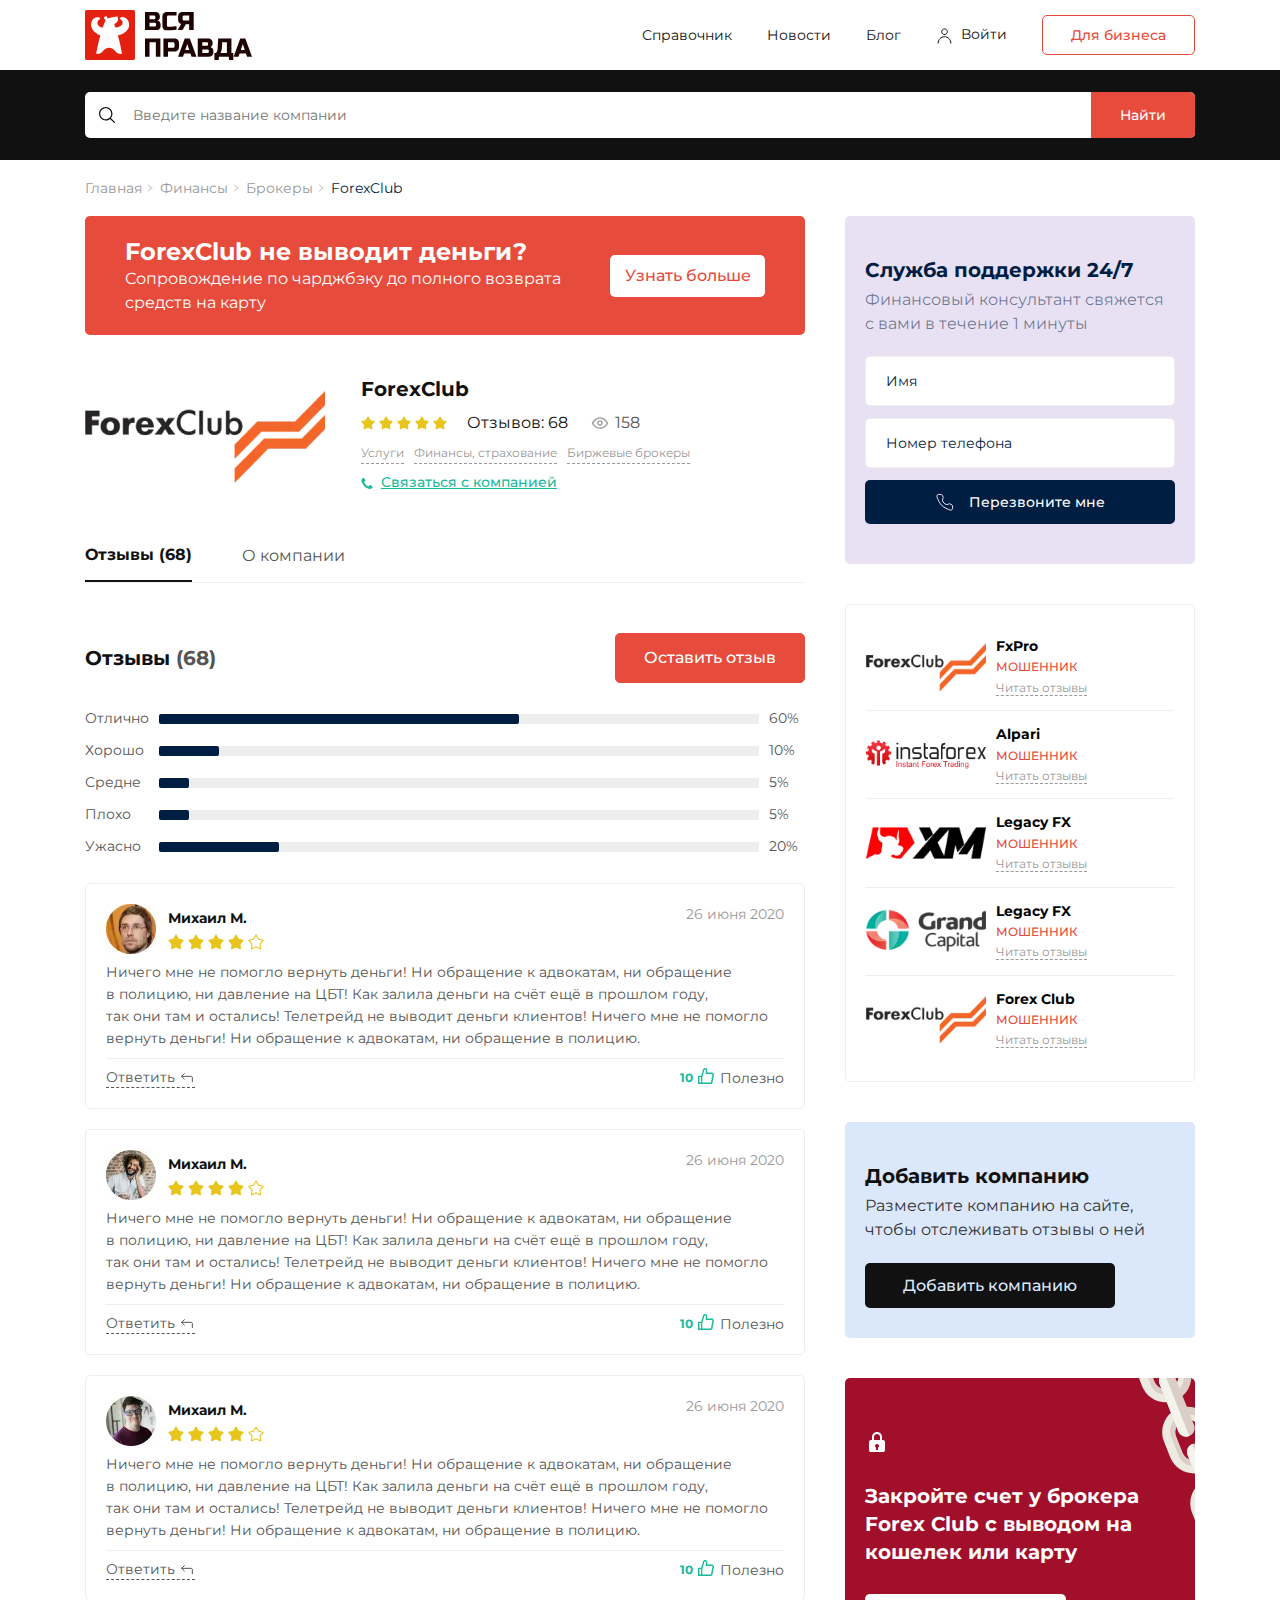
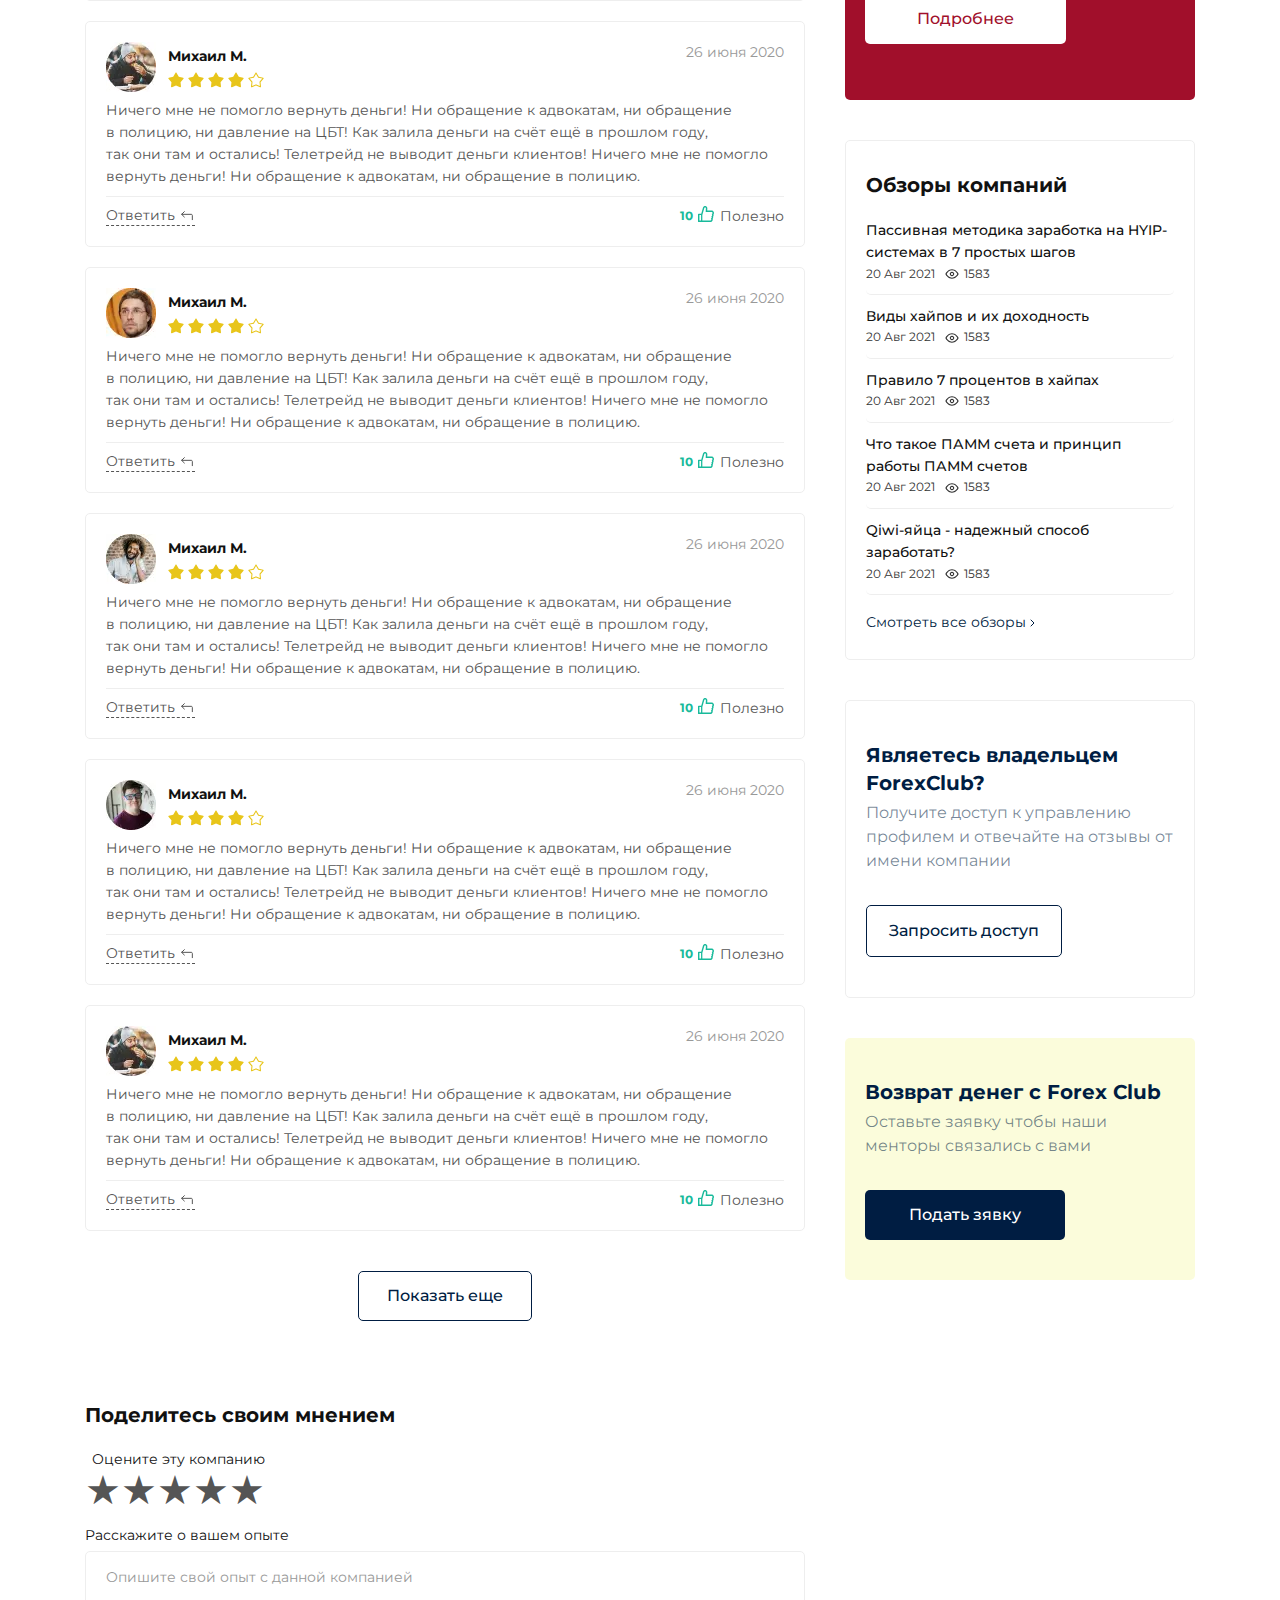
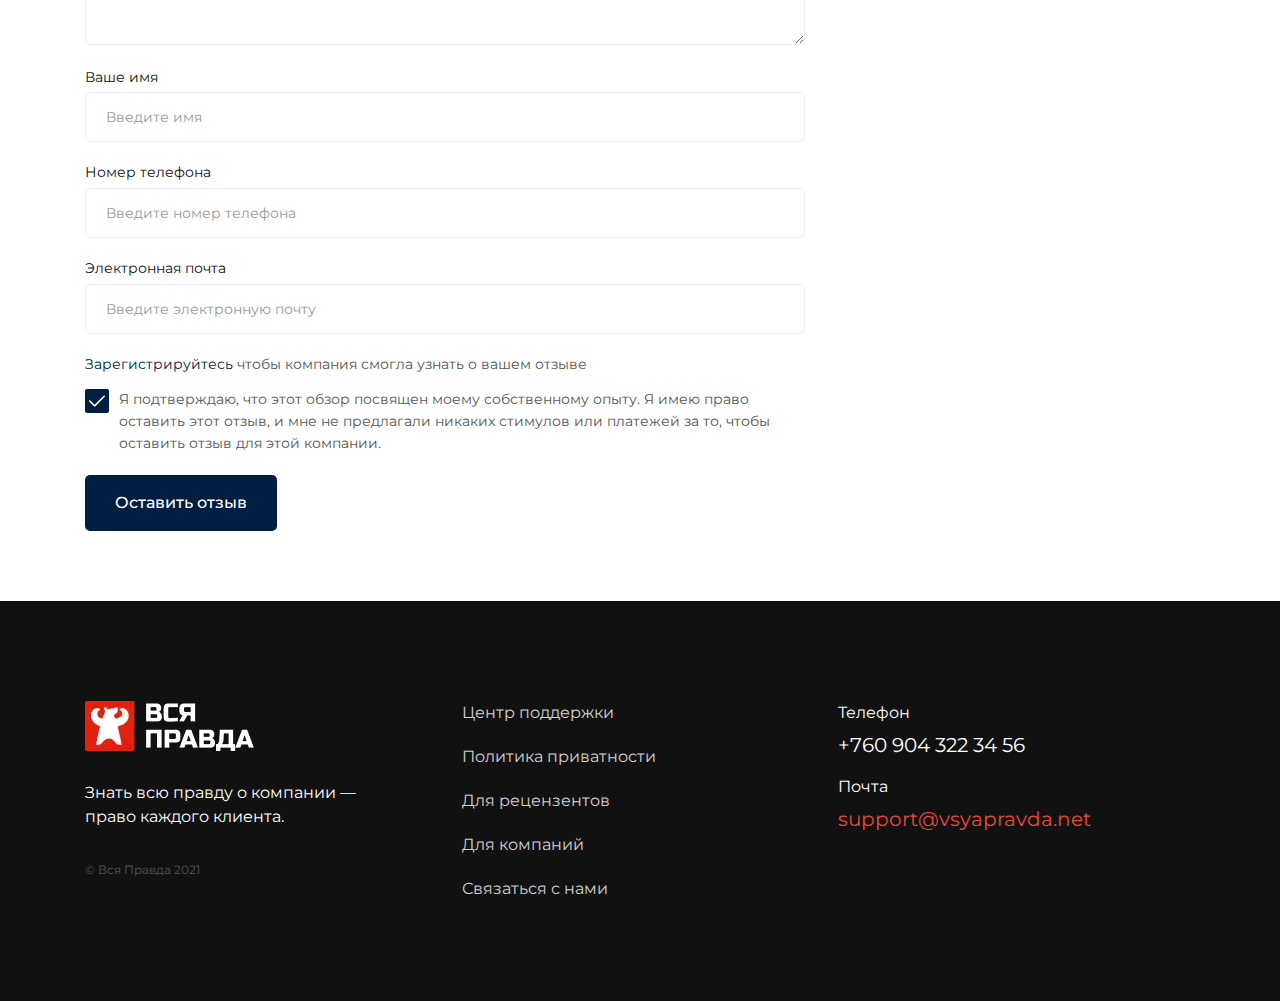
<file: profile.html>
<!DOCTYPE html>
<html lang="en">

<head>
	<title>Profile</title>
	<meta charset="UTF-8">
	<meta name="format-detection" content="telephone=no">
	<style>
		body {
			opacity: 0;
		}
	</style>
	<link rel="stylesheet" href="css/style.min.css?_v=20240424163658">
	<link rel="shortcut icon" href="favicon.ico">
	<!-- <meta name="robots" content="noindex, nofollow"> -->
	<meta name="viewport" content="width=device-width, initial-scale=1.0">
</head>

<body>
	<div class="wrapper">
		<header class="header" data-scroll-show>
			<div class="header__top-wrap" data-lp>
				<div class="header__container">
					<div class="header__top">
						<a href="#" class="header__logo"><img src="img/logo.svg" alt="Logo"></a>
						<div class="header__menu-block">
							<div class="header__menu menu">
								<nav class="menu__body">
									<ul class="menu__list">
										<li class="menu__item"><a href="#" class="menu__link">Справочник</a></li>
										<li class="menu__item"><a href="#" class="menu__link">Новости</a></li>
										<li class="menu__item"><a href="#" class="menu__link">Блог</a></li>
										<li class="menu__item"><a href="#" class="menu__link menu__link_user">Войти</a></li>
									</ul>
								</nav>
							</div>
						</div>
						<a href="#" class="header__btn button" data-da=".header__menu, 479.98, last">Для бизнеса</a>
						<button type="button" class="menu__icon icon-menu"><span></span></button>
					</div>
				</div>
			</div>
			<div class="header__bottom">
				<div class="header__container">
					<form action="#" class="header__form form-search">
						<button type="button" class="form-search__button" aria-label="Найти"></button>
						<div class="form-search__input">
							<input autocomplete="off" type="text" name="form[]" placeholder="Введите название компании" class="input">
						</div>
						<button type="button" class="form-search__btn button button_fill">Найти</button>
					</form>
				</div>
			</div>
		</header>
		<main class="page">
			<section class="profile page__profile">
				<div class="profile__container">
					<div class="profile__breadcrumbs breadcrumbs">
						<a href="#" class="breadcrumbs__item">
							Главная
							<svg height="16px" style="enable-background:new 0 0 128 128;" version="1.1" viewBox="0 0 128 128" width="8px" xml:space="preserve" xmlns="http://www.w3.org/2000/svg" xmlns:xlink="http://www.w3.org/1999/xlink">
								<g>
									<line style="fill:none;stroke:#999;stroke-width:12;stroke-linecap:square;stroke-miterlimit:10;" x1="40.5" x2="87.5" y1="17" y2="64" />
									<line style="fill:none;stroke:#999;stroke-width:12;stroke-linecap:square;stroke-miterlimit:10;" x1="87.5" x2="40.5" y1="64" y2="111" />
								</g>
							</svg>
						</a>
						<a href="#" class="breadcrumbs__item">
							Финансы
							<svg height="16px" style="enable-background:new 0 0 128 128;" version="1.1" viewBox="0 0 128 128" width="8px" xml:space="preserve" xmlns="http://www.w3.org/2000/svg" xmlns:xlink="http://www.w3.org/1999/xlink">
								<g>
									<line style="fill:none;stroke:#999;stroke-width:12;stroke-linecap:square;stroke-miterlimit:10;" x1="40.5" x2="87.5" y1="17" y2="64" />
									<line style="fill:none;stroke:#999;stroke-width:12;stroke-linecap:square;stroke-miterlimit:10;" x1="87.5" x2="40.5" y1="64" y2="111" />
								</g>
							</svg>
						</a>
						<a href="#" class="breadcrumbs__item">
							Брокеры
							<svg height="16px" style="enable-background:new 0 0 128 128;" version="1.1" viewBox="0 0 128 128" width="8px" xml:space="preserve" xmlns="http://www.w3.org/2000/svg" xmlns:xlink="http://www.w3.org/1999/xlink">
								<g>
									<line style="fill:none;stroke:#999;stroke-width:12;stroke-linecap:square;stroke-miterlimit:10;" x1="40.5" x2="87.5" y1="17" y2="64" />
									<line style="fill:none;stroke:#999;stroke-width:12;stroke-linecap:square;stroke-miterlimit:10;" x1="87.5" x2="40.5" y1="64" y2="111" />
								</g>
							</svg>
						</a>
						<span class="breadcrumbs__item">
							ForexClub
						</span>
					</div>
					<div class="profile__row">
						<div class="profile__body">
							<a href="#" class="profile__banner-chargeback banner-chargeback">
								<div class="banner-chargeback__body">
									<h3 class="banner-chargeback__title">ForexClub не выводит деньги?</h3>
									<div class="banner-chargeback__text">
										<p>
											Сопровождение по чарджбэку до полного возврата средств на карту
										</p>
									</div>
								</div>
								<span class="banner-chargeback__button button_fill-white button">Узнать больше</span>
							</a>
							<div class="profile__info info-company">
								<div class="info-company__body">
									<div class="info-company__logo">
										<picture><source srcset="img/profile-logo.webp" type="image/webp"><img src="img/profile-logo.png" alt="Logo"></picture>
									</div>
									<div class="info-company__inner">
										<h3 class="info-company__name">
											ForexClub
										</h3>
										<div class="info-company__actions">
											<div class="info-company__rating">
												<img src="img/icons/star.svg" alt="Star">
												<img src="img/icons/star.svg" alt="Star">
												<img src="img/icons/star.svg" alt="Star">
												<img src="img/icons/star.svg" alt="Star">
												<img src="img/icons/star.svg" alt="Star">
											</div>
											<div class="info-company__reviews">
												Отзывов: 68
											</div>
											<div class="info-company__views">
												158
											</div>
										</div>
										<div class="info-company__categories">
											<a href="#" class="info-company__category">Услуги</a>
											<a href="#" class="info-company__category">Финансы, страхование</a>
											<a href="#" class="info-company__category">Биржевые брокеры</a>
										</div>
										<button type="button" data-popup="#connectCompany" class="info-company__connect">Связаться
											с компанией</button>
									</div>
								</div>
							</div>
							<div data-tabs class="profile__tabs tabs-profile">
								<nav data-tabs-titles class="tabs-profile__navigation">
									<button type="button" class="tabs-profile__title _tab-active">Отзывы (68)</button>
									<button type="button" class="tabs-profile__title ">О компании</button>
								</nav>
								<div data-tabs-body class="tabs-profile__content">
									<div class="tabs-profile__body body-tabs">
										<div class="body-tabs__reviews-header">
											<div class="body-tabs__reviews-count">Отзывы <span>(68)</span></div>
											<button type="button" class="body-tabs__reviews-button button button_fill">Оставить
												отзыв</button>
										</div>
										<div class="body-tabs__progressbar progressbar">
											<div class="progressbar__item">
												<div class="progressbar__name">Отлично</div>
												<div class="progressbar__line">
													<span data-width="60" style="width: 0;"></span>
												</div>
												<div class="progressbar__value">60%
												</div>
											</div>
											<div class="progressbar__item">
												<div class="progressbar__name">Хорошо</div>
												<div class="progressbar__line">
													<span data-width="10" style="width: 0;"></span>
												</div>
												<div class="progressbar__value">10%
												</div>
											</div>
											<div class="progressbar__item">
												<div class="progressbar__name">Средне</div>
												<div class="progressbar__line">
													<span data-width="5" style="width: 0;"></span>
												</div>
												<div class="progressbar__value">5%
												</div>
											</div>
											<div class="progressbar__item">
												<div class="progressbar__name">Плохо</div>
												<div class="progressbar__line">
													<span data-width="5" style="width: 0;"></span>
												</div>
												<div class="progressbar__value">5%
												</div>
											</div>
											<div class="progressbar__item">
												<div class="progressbar__name">Ужасно</div>
												<div class="progressbar__line">
													<span data-width="20" style="width: 0;"></span>
												</div>
												<div class="progressbar__value">20%
												</div>
											</div>
										</div>
										<div class="body-tabs__reviews profile-reviews">
											<div class="profile-reviews__items">
												<div class="profile-reviews__item">
													<blockquote>
														<div class="profile-reviews__header reviews-profile-header">
															<div class="reviews-profile-header__body">
																<picture><source srcset="img/profile/avatar-1.webp" type="image/webp"><img src="img/profile/avatar-1.jpg" alt="Logo"></picture>
																<div class="reviews-profile-header__inner">
																	<cite>Михаил М. </cite>
																	<div class="reviews-profile-header__rating">
																		<img src="img/icons/star-gold.svg" alt="Star">
																		<img src="img/icons/star-gold.svg" alt="Star">
																		<img src="img/icons/star-gold.svg" alt="Star">
																		<img src="img/icons/star-gold.svg" alt="Star">
																		<img src="img/icons/empty-star.svg" alt="Star">
																	</div>
																</div>
															</div>
															<time datetime="2020-06-26">26 июня 2020</time>
														</div>
														<div class="reviews-profile-header__content">
															Ничего мне не помогло вернуть деньги! Ни обращение к адвокатам,
															ни обращение в полицию, ни давление на ЦБТ! Как залила деньги на счёт
															ещё в прошлом году, так они там и остались! Телетрейд не выводит деньги
															клиентов! Ничего мне не помогло вернуть деньги! Ни обращение к адвокатам,
															ни обращение в полицию.
														</div>
													</blockquote>
													<div class="profile-reviews__footer">
														<a href="#" class="profile-reviews__answer">Ответить</a>
														<button class="profile-reviews__like">
															<span>10</span>Полезно
														</button>
													</div>
												</div>
												<div class="profile-reviews__item">
													<blockquote>
														<div class="profile-reviews__header reviews-profile-header">
															<div class="reviews-profile-header__body">
																<picture><source srcset="img/profile/avatar-2.webp" type="image/webp"><img src="img/profile/avatar-2.jpg" alt="Logo"></picture>
																<div class="reviews-profile-header__inner">
																	<cite>Михаил М. </cite>
																	<div class="reviews-profile-header__rating">
																		<img src="img/icons/star-gold.svg" alt="Star">
																		<img src="img/icons/star-gold.svg" alt="Star">
																		<img src="img/icons/star-gold.svg" alt="Star">
																		<img src="img/icons/star-gold.svg" alt="Star">
																		<img src="img/icons/empty-star.svg" alt="Star">
																	</div>
																</div>
															</div>
															<time datetime="2020-06-26">26 июня 2020</time>
														</div>
														<div class="reviews-profile-header__content">
															Ничего мне не помогло вернуть деньги! Ни обращение к адвокатам,
															ни обращение в полицию, ни давление на ЦБТ! Как залила деньги на счёт
															ещё в прошлом году, так они там и остались! Телетрейд не выводит деньги
															клиентов! Ничего мне не помогло вернуть деньги! Ни обращение к адвокатам,
															ни обращение в полицию.
														</div>
													</blockquote>
													<div class="profile-reviews__footer">
														<a href="#" class="profile-reviews__answer">Ответить</a>
														<button class="profile-reviews__like">
															<span>10</span>Полезно
														</button>
													</div>
												</div>
												<div class="profile-reviews__item">
													<blockquote>
														<div class="profile-reviews__header reviews-profile-header">
															<div class="reviews-profile-header__body">
																<picture><source srcset="img/profile/avatar-3.webp" type="image/webp"><img src="img/profile/avatar-3.jpg" alt="Logo"></picture>
																<div class="reviews-profile-header__inner">
																	<cite>Михаил М. </cite>
																	<div class="reviews-profile-header__rating">
																		<img src="img/icons/star-gold.svg" alt="Star">
																		<img src="img/icons/star-gold.svg" alt="Star">
																		<img src="img/icons/star-gold.svg" alt="Star">
																		<img src="img/icons/star-gold.svg" alt="Star">
																		<img src="img/icons/empty-star.svg" alt="Star">
																	</div>
																</div>
															</div>
															<time datetime="2020-06-26">26 июня 2020</time>
														</div>
														<div class="reviews-profile-header__content">
															Ничего мне не помогло вернуть деньги! Ни обращение к адвокатам,
															ни обращение в полицию, ни давление на ЦБТ! Как залила деньги на счёт
															ещё в прошлом году, так они там и остались! Телетрейд не выводит деньги
															клиентов! Ничего мне не помогло вернуть деньги! Ни обращение к адвокатам,
															ни обращение в полицию.
														</div>
													</blockquote>
													<div class="profile-reviews__footer">
														<a href="#" class="profile-reviews__answer">Ответить</a>
														<button class="profile-reviews__like">
															<span>10</span>Полезно
														</button>
													</div>
												</div>
												<div class="profile-reviews__item">
													<blockquote>
														<div class="profile-reviews__header reviews-profile-header">
															<div class="reviews-profile-header__body">
																<picture><source srcset="img/profile/avatar-4.webp" type="image/webp"><img src="img/profile/avatar-4.jpg" alt="Logo"></picture>
																<div class="reviews-profile-header__inner">
																	<cite>Михаил М. </cite>
																	<div class="reviews-profile-header__rating">
																		<img src="img/icons/star-gold.svg" alt="Star">
																		<img src="img/icons/star-gold.svg" alt="Star">
																		<img src="img/icons/star-gold.svg" alt="Star">
																		<img src="img/icons/star-gold.svg" alt="Star">
																		<img src="img/icons/empty-star.svg" alt="Star">
																	</div>
																</div>
															</div>
															<time datetime="2020-06-26">26 июня 2020</time>
														</div>
														<div class="reviews-profile-header__content">
															Ничего мне не помогло вернуть деньги! Ни обращение к адвокатам,
															ни обращение в полицию, ни давление на ЦБТ! Как залила деньги на счёт
															ещё в прошлом году, так они там и остались! Телетрейд не выводит деньги
															клиентов! Ничего мне не помогло вернуть деньги! Ни обращение к адвокатам,
															ни обращение в полицию.
														</div>
													</blockquote>
													<div class="profile-reviews__footer">
														<a href="#" class="profile-reviews__answer">Ответить</a>
														<button class="profile-reviews__like">
															<span>10</span>Полезно
														</button>
													</div>
												</div>
												<div class="profile-reviews__item">
													<blockquote>
														<div class="profile-reviews__header reviews-profile-header">
															<div class="reviews-profile-header__body">
																<picture><source srcset="img/profile/avatar-1.webp" type="image/webp"><img src="img/profile/avatar-1.jpg" alt="Logo"></picture>
																<div class="reviews-profile-header__inner">
																	<cite>Михаил М. </cite>
																	<div class="reviews-profile-header__rating">
																		<img src="img/icons/star-gold.svg" alt="Star">
																		<img src="img/icons/star-gold.svg" alt="Star">
																		<img src="img/icons/star-gold.svg" alt="Star">
																		<img src="img/icons/star-gold.svg" alt="Star">
																		<img src="img/icons/empty-star.svg" alt="Star">
																	</div>
																</div>
															</div>
															<time datetime="2020-06-26">26 июня 2020</time>
														</div>
														<div class="reviews-profile-header__content">
															Ничего мне не помогло вернуть деньги! Ни обращение к адвокатам,
															ни обращение в полицию, ни давление на ЦБТ! Как залила деньги на счёт
															ещё в прошлом году, так они там и остались! Телетрейд не выводит деньги
															клиентов! Ничего мне не помогло вернуть деньги! Ни обращение к адвокатам,
															ни обращение в полицию.
														</div>
													</blockquote>
													<div class="profile-reviews__footer">
														<a href="#" class="profile-reviews__answer">Ответить</a>
														<button class="profile-reviews__like">
															<span>10</span>Полезно
														</button>
													</div>
												</div>
												<div class="profile-reviews__item">
													<blockquote>
														<div class="profile-reviews__header reviews-profile-header">
															<div class="reviews-profile-header__body">
																<picture><source srcset="img/profile/avatar-2.webp" type="image/webp"><img src="img/profile/avatar-2.jpg" alt="Logo"></picture>
																<div class="reviews-profile-header__inner">
																	<cite>Михаил М. </cite>
																	<div class="reviews-profile-header__rating">
																		<img src="img/icons/star-gold.svg" alt="Star">
																		<img src="img/icons/star-gold.svg" alt="Star">
																		<img src="img/icons/star-gold.svg" alt="Star">
																		<img src="img/icons/star-gold.svg" alt="Star">
																		<img src="img/icons/empty-star.svg" alt="Star">
																	</div>
																</div>
															</div>
															<time datetime="2020-06-26">26 июня 2020</time>
														</div>
														<div class="reviews-profile-header__content">
															Ничего мне не помогло вернуть деньги! Ни обращение к адвокатам,
															ни обращение в полицию, ни давление на ЦБТ! Как залила деньги на счёт
															ещё в прошлом году, так они там и остались! Телетрейд не выводит деньги
															клиентов! Ничего мне не помогло вернуть деньги! Ни обращение к адвокатам,
															ни обращение в полицию.
														</div>
													</blockquote>
													<div class="profile-reviews__footer">
														<a href="#" class="profile-reviews__answer">Ответить</a>
														<button class="profile-reviews__like">
															<span>10</span>Полезно
														</button>
													</div>
												</div>
												<div class="profile-reviews__item">
													<blockquote>
														<div class="profile-reviews__header reviews-profile-header">
															<div class="reviews-profile-header__body">
																<picture><source srcset="img/profile/avatar-3.webp" type="image/webp"><img src="img/profile/avatar-3.jpg" alt="Logo"></picture>
																<div class="reviews-profile-header__inner">
																	<cite>Михаил М. </cite>
																	<div class="reviews-profile-header__rating">
																		<img src="img/icons/star-gold.svg" alt="Star">
																		<img src="img/icons/star-gold.svg" alt="Star">
																		<img src="img/icons/star-gold.svg" alt="Star">
																		<img src="img/icons/star-gold.svg" alt="Star">
																		<img src="img/icons/empty-star.svg" alt="Star">
																	</div>
																</div>
															</div>
															<time datetime="2020-06-26">26 июня 2020</time>
														</div>
														<div class="reviews-profile-header__content">
															Ничего мне не помогло вернуть деньги! Ни обращение к адвокатам,
															ни обращение в полицию, ни давление на ЦБТ! Как залила деньги на счёт
															ещё в прошлом году, так они там и остались! Телетрейд не выводит деньги
															клиентов! Ничего мне не помогло вернуть деньги! Ни обращение к адвокатам,
															ни обращение в полицию.
														</div>
													</blockquote>
													<div class="profile-reviews__footer">
														<a href="#" class="profile-reviews__answer">Ответить</a>
														<button class="profile-reviews__like">
															<span>10</span>Полезно
														</button>
													</div>
												</div>
												<div class="profile-reviews__item">
													<blockquote>
														<div class="profile-reviews__header reviews-profile-header">
															<div class="reviews-profile-header__body">
																<picture><source srcset="img/profile/avatar-4.webp" type="image/webp"><img src="img/profile/avatar-4.jpg" alt="Logo"></picture>
																<div class="reviews-profile-header__inner">
																	<cite>Михаил М. </cite>
																	<div class="reviews-profile-header__rating">
																		<img src="img/icons/star-gold.svg" alt="Star">
																		<img src="img/icons/star-gold.svg" alt="Star">
																		<img src="img/icons/star-gold.svg" alt="Star">
																		<img src="img/icons/star-gold.svg" alt="Star">
																		<img src="img/icons/empty-star.svg" alt="Star">
																	</div>
																</div>
															</div>
															<time datetime="2020-06-26">26 июня 2020</time>
														</div>
														<div class="reviews-profile-header__content">
															Ничего мне не помогло вернуть деньги! Ни обращение к адвокатам,
															ни обращение в полицию, ни давление на ЦБТ! Как залила деньги на счёт
															ещё в прошлом году, так они там и остались! Телетрейд не выводит деньги
															клиентов! Ничего мне не помогло вернуть деньги! Ни обращение к адвокатам,
															ни обращение в полицию.
														</div>
													</blockquote>
													<div class="profile-reviews__footer">
														<a href="#" class="profile-reviews__answer">Ответить</a>
														<button class="profile-reviews__like">
															<span>10</span>Полезно
														</button>
													</div>
												</div>
											</div>
											<button class="button button_blue profile-reviews__button">Показать еще</button>
											<form action="#" class="profile-reviews__form form-profile-reviews">
												<h3 class="form-profile-reviews__title">Поделитесь своим мнением</h3>
												<div class="rating rating_set form-profile-reviews__rating">
													<div class="form-profile-reviews__label">Оцените эту компанию</div>
													<div class="rating__body">
														<div class="rating__active"></div>
														<div class="rating__items">
															<input type="radio" class="rating__item" value="1" name="rating">
															<input type="radio" class="rating__item" value="2" name="rating">
															<input type="radio" class="rating__item" value="3" name="rating">
															<input type="radio" class="rating__item" value="4" name="rating">
															<input type="radio" class="rating__item" value="5" name="rating">
														</div>
													</div>
													<div class="rating__value" hidden>0</div>
												</div>
												<div class="form-profile-reviews__description">
													<label for="description">Расскажите о вашем опыте</label>
													<textarea name="description" id="description" data-required data-error="Заполните поле" placeholder="Опишите свой опыт с данной компанией"></textarea>
												</div>
												<div class="form-profile-reviews__input">
													<label for="enterName">Ваше имя</label>
													<input autocomplete="off" type="text" id="enterName" name="name" data-required data-error="Заполните поле" placeholder="Введите имя" class="input">
												</div>
												<div class="form-profile-reviews__inputs">
													<div class="form-profile-reviews__input">
														<label for="enterPhone">Номер телефона</label>
														<input autocomplete="off" data-inputmask="'mask': '+7(999)999-99-99'" type="tel" data-required id="enterPhone" name="phone" data-error="Заполните поле" placeholder="Введите номер телефона" class="input">
													</div>
													<div class="form-profile-reviews__input">
														<label for="enterEmail">Электронная почта</label>
														<input autocomplete="off" type="email" id="enterEmail" data-required="email" name="name" data-error="Заполните поле" placeholder="Введите электронную почту" class="input">
													</div>
												</div>
												<div class="form-profile-reviews__registration">
													<a href="#">Зарегистрируйтесь </a>чтобы компания смогла узнать о вашем отзыве
												</div>
												<div class="form-profile-reviews__check checkbox">
													<input id="c_1" data-error="Помилка" class="checkbox__input" type="checkbox" value="1" name="form[]" checked>
													<label for="c_1" class="checkbox__label"><span class="checkbox__text">Я
															подтверждаю, что этот обзор посвящен моему собственному опыту. Я имею право
															оставить этот отзыв, и мне не предлагали никаких стимулов или платежей за
															то, чтобы оставить отзыв для этой компании.</span></label>
												</div>
												<button type="submit" class="button button_fill button_fill-blue form-profile-reviews__button">Оставить
													отзыв</button>
											</form>
										</div>
									</div>
									<div class="tabs-profile__body">
										<div class="tabs-profile__info info-profile">
											<div class="info-profile__header header-info-profile">
												<h3 class="header-info-profile__title">Детали компании «ForexClub»</h3>
												<dl class=" header-info-profile__list">
													<div class="header-info-profile__wrap">
														<dt>Название компании</dt>
														<dd>ForexClub</dd>
													</div>
													<div class="header-info-profile__wrap">
														<dt>Официальный сайт</dt>
														<dd>https://www.fxclub.org</dd>
													</div>
													<div class="header-info-profile__wrap">
														<dt>Дата основания</dt>
														<dd>Работает с 1997 года</dd>
													</div>
													<div class="header-info-profile__wrap">
														<dt>Телефон</dt>
														<dd>8-800-7754-964</dd>
													</div>
													<div class="header-info-profile__wrap">
														<dt>Почта</dt>
														<dd>moscow@forexclub.ru</dd>
													</div>
													<div class="header-info-profile__wrap">
														<dt>Страна</dt>
														<dd>Россия</dd>
													</div>
												</dl>
											</div>
											<div class="info-profile__content">
												<p>Владельцем бренда Alpari является компания Alpari Limited. Форекс-брокер
													зарегистрирован в 1998 году 24 декабря на территории государства Сент-Винсент и
													Гренадины. Он входит в состав The Financial Commission. На сайте alpari.com
													представлено поэтапное описание развития компании, а также ее награды.
												</p>
												<p>
													Помимо сайта alpari.com у брокера есть еще одна рабочая площадка с аналогичным
													дизайном и наполнением, находится она на домене alpari-ru.net. Оба сайта
													функционируют.
												</p>
												<p>Из торговых счетов клиентам доступно четыре:</p>
												<ul>
													<li>NANO — учебный счет без пополнения реальными деньгами;</li>
													<li>STANDARD — классический счет для новичков и опытных трейдеров;</li>
													<li>ECN — счет, в котором брокерское вознаграждение заложено в спред;</li>
													<li>PRO.ECN — счет для профессионалов с моментальным исполнением сделок,
														отсутствием реквот и спредом от 0 пипсов.</li>
												</ul>
												<p>Помимо этого брокер предоставляет возможность зарабатывать без торговли. Для
													этого нужно выбрать ПАММ-счет, открыть депозит и передать его в управление
													профессионального трейдера.
												</p>
												<p>Торговля ведется на платформах MetaTrader 4 и MetaTrader 5. Предусмотрены версии
													для компьютера, веб-трейдинга, а также для гаджетов на базе iOS и Android.
												</p>
												<p>Депозит можно открыть в долларах, евро и рублях, выбор валюты зависит от
													платежной системы. Пополнять счет можно банковской картой, банковским и
													электронным переводом, а также через системы онлайн-платежей. Вывод доступен в
													тех же направлениях. Комиссия зависит от выбранной валюты и платежной системы.
												</p>
												<p>Alpari разработал многоступенчатую систему лояльности, обучает трейдингу,
													занимается благотворительностью.
												</p>
											</div>
											<div class="info-profile__faq faq-info-profile">
												<h3 class="faq-info-profile__title">Часто задаваемые вопросы</h3>
												<div class="faq-info-profile__spollers" data-spollers data-one-spoller>
													<details class="faq-info-profile__item">
														<summary class="faq-info-profile__name">Как получить максимум информации о
															компании</summary>
														<div class="faq-info-profile__body">Вы также можете запросить понятный
															детальный отчет по любой финансовой компании — оставьте заявку на главной
															странице нашего сайта.</div>
													</details>
													<details class="faq-info-profile__item">
														<summary class="faq-info-profile__name">Как отличить официальный сайт от
															ресурса мошенников?</summary>
														<div class="faq-info-profile__body">Как проверить ChargeBack.Me на признаки
															мошенничества?</div>
													</details>
													<details class="faq-info-profile__item">
														<summary class="faq-info-profile__name">Как вывести деньги от брокера Futurex?
														</summary>
														<div class="faq-info-profile__body">Вы также можете запросить понятный
															детальный отчет по любой финансовой компании — оставьте заявку на главной
															странице нашего сайта.</div>
													</details>
													<details class="faq-info-profile__item">
														<summary class="faq-info-profile__name">Как распознавать мошенников
															самостоятельно?</summary>
														<div class="faq-info-profile__body">Вы также можете запросить понятный
															детальный отчет по любой финансовой компании — оставьте заявку на главной
															странице нашего сайта.</div>
													</details>
												</div>
											</div>
										</div>
									</div>
								</div>
							</div>
						</div>
						<aside class="profile__aside aside-profile">
							<div class="aside-profile__suport-banner suport-banner">
								<h4 class="suport-banner__title">
									Служба поддержки 24/7
								</h4>
								<div class="suport-banner__subtitle">
									<p>
										Финансовый консультант свяжется с вами в течение 1 минуты
									</p>
								</div>
								<form action="#" class="">
									<div class="suport-banner__input">
										<label hidden for="name"></label>
										<input autocomplete="off" data-required id="name" type="text" name="form[]" data-error="Заполните это поле" placeholder="Имя" class="input">
									</div>
									<div class="suport-banner__input">
										<label for="phone"></label>
										<input autocomplete="off" data-inputmask="'mask': '+7(999)999-99-99'" data-required type="tel" id="phone" name="form[]" data-error="Заполните это поле" placeholder="Номер телефона" class="input">
									</div>
									<button type="submit" class="suport-banner__button button button_fill-blue">
										<svg width="18" height="18" viewBox="0 0 18 18" fill="none" xmlns="http://www.w3.org/2000/svg">
											<path d="M5.11724 1.41699C5.46689 1.41699 5.78976 1.60678 5.95986 1.91312L7.13797 4.03543C7.29232 4.31342 7.2994 4.64968 7.15687 4.93318L6.34574 6.9295C6.34574 6.9295 6.54419 8.70295 7.92074 10.0795C9.29729 11.4561 11.0707 11.6545 11.0707 11.6545L13.0608 10.8371C13.3443 10.6953 13.6813 10.7032 13.9593 10.8568L16.0879 12.0404C16.3935 12.2105 16.5833 12.5326 16.5833 12.883V15.3266C16.5833 16.5709 15.4272 17.4694 14.2483 17.0717C11.826 16.2543 8.06643 14.699 5.68424 12.3152C3.30126 9.93303 1.74595 6.17428 0.92852 3.75193C0.530832 2.57304 1.42937 1.41699 2.67362 1.41699H5.11724V1.41699Z" stroke="#E8E2F4" stroke-linejoin="round" />
										</svg>
										<span>Перезвоните мне</span></button>
								</form>
							</div>
							<div class="aside-profile__scammers scammers-aside">
								<div class="scammers-aside__item">
									<a href="#" class="scammers-aside__logo">
										<picture><source srcset="img/promo-logos/01.webp" type="image/webp"><img src="img/promo-logos/01.png" alt="Logo"></picture>
									</a>
									<div class="scammers-aside__inner">
										<h5 class="scammers-aside__name">
											<a href="#">FxPro</a>
										</h5>
										<div class="scammers-aside__label">
											МОШЕННИК
										</div>
										<a href="#" class="scammers-aside__link">Читать отзывы</a>
									</div>
								</div>
								<div class="scammers-aside__item">
									<a href="#" class="scammers-aside__logo">
										<picture><source srcset="img/promo-logos/02.webp" type="image/webp"><img src="img/promo-logos/02.png" alt="Logo"></picture>
									</a>
									<div class="scammers-aside__inner">
										<h5 class="scammers-aside__name">
											<a href="#">Alpari</a>
										</h5>
										<div class="scammers-aside__label">
											МОШЕННИК
										</div>
										<a href="#" class="scammers-aside__link">Читать отзывы</a>
									</div>
								</div>
								<div class="scammers-aside__item">
									<a href="#" class="scammers-aside__logo">
										<picture><source srcset="img/promo-logos/03.webp" type="image/webp"><img src="img/promo-logos/03.png" alt="Logo"></picture>
									</a>
									<div class="scammers-aside__inner">
										<h5 class="scammers-aside__name">
											<a href="#">Legacy FX</a>
										</h5>
										<div class="scammers-aside__label">
											МОШЕННИК
										</div>
										<a href="#" class="scammers-aside__link">Читать отзывы</a>
									</div>
								</div>
								<div class="scammers-aside__item">
									<a href="#" class="scammers-aside__logo">
										<picture><source srcset="img/promo-logos/04.webp" type="image/webp"><img src="img/promo-logos/04.png" alt="Logo"></picture>
									</a>
									<div class="scammers-aside__inner">
										<h5 class="scammers-aside__name">
											<a href="#">Legacy FX</a>
										</h5>
										<div class="scammers-aside__label">
											МОШЕННИК
										</div>
										<a href="#" class="scammers-aside__link">Читать отзывы</a>
									</div>
								</div>
								<div class="scammers-aside__item">
									<a href="#" class="scammers-aside__logo">
										<picture><source srcset="img/promo-logos/01.webp" type="image/webp"><img src="img/promo-logos/01.png" alt="Logo"></picture>
									</a>
									<div class="scammers-aside__inner">
										<h5 class="scammers-aside__name">
											<a href="#">Forex Club</a>
										</h5>
										<div class="scammers-aside__label">
											МОШЕННИК
										</div>
										<a href="#" class="scammers-aside__link">Читать отзывы</a>
									</div>
								</div>

							</div>
							<a href="#" class="aside-profile__banner-add-company add-company-aside">
								<h4 class="add-company-aside__title">
									Добавить компанию
								</h4>
								<div class="add-company-aside__text">
									<p>Разместите компанию на сайте, чтобы отслеживать отзывы о ней</p>
								</div>
								<span class="button button_fill-black">
									Добавить компанию
								</span>
							</a>
							<a href="#" class="aside-profile__close-accout close-account-aside">
								<h4 class="close-account-aside__title">
									Закройте счет у брокера Forex Club с выводом на кошелек или карту
								</h4>
								<span class="close-account-aside__button button button_fill-white">Подробнее</span>
							</a>
							<div class="aside-profile__overviews-companies overviews-companies-aside">
								<h3 class="overviews-companies-aside__title">Обзоры компаний</h3>
								<div class="overviews-companies-aside__article overviews-companies-aside__article_top">
									<h4 class="overviews-companies-aside__name">
										<a href="#" class="overviews-companies-aside__link">
											Пассивная методика заработка на HYIP-системах в 7 простых шагов
										</a>
									</h4>
									<div class="overviews-companies-aside__footer">
										<time datetime="2021-08-20" class="overviews-companies-aside__date">
											20 Авг 2021
										</time>
										<div class="overviews-companies-aside__views">
											<svg width="14" height="10" viewBox="0 0 14 10" fill="none" xmlns="http://www.w3.org/2000/svg">
												<path d="M6.99992 1.37004C9.53409 1.37004 11.2622 3.29938 12.0899 4.49519C12.3007 4.79973 12.3007 5.19963 12.0899 5.50417C11.2617 6.70073 9.53388 8.6293 6.99992 8.6293C4.46708 8.6293 2.73958 6.71264 1.91121 5.52254C1.69967 5.21863 1.69878 4.81882 1.90868 4.51378C2.73593 3.31157 4.46463 1.37004 6.99992 1.37004ZM6.99992 0.333008C3.37343 0.333008 1.22647 3.45436 0.559055 4.60327C0.40773 4.86376 0.408395 5.17855 0.560868 5.43837C1.23035 6.57923 3.3767 9.66634 6.99992 9.66634C10.6248 9.66634 12.7714 6.5621 13.4399 5.41722C13.5918 5.15706 13.5918 4.84229 13.4399 4.58213C12.7714 3.43725 10.6248 0.333008 6.99992 0.333008Z" fill="#333333" />
												<path d="M7.00005 3.88846C7.61269 3.88846 8.11117 4.38693 8.11117 4.99957C8.11117 5.61221 7.61269 6.11068 7.00005 6.11068C6.38742 6.11068 5.88894 5.61221 5.88894 4.99957C5.88894 4.38693 6.38742 3.88846 7.00005 3.88846ZM7.00005 2.77734C5.77283 2.77734 4.77783 3.77234 4.77783 4.99957C4.77783 6.22693 5.77283 7.22179 7.00005 7.22179C8.22742 7.22179 9.22228 6.22693 9.22228 4.99957C9.22228 3.77234 8.22742 2.77734 7.00005 2.77734Z" fill="#333333" />
											</svg>
											<span class="overviews-companies-aside__views-count">
												1583
											</span>
										</div>
									</div>

								</div>
								<div class="overviews-companies-aside__article">
									<h4 class="overviews-companies-aside__name"></h4>
									<a href="#" class="overviews-companies-aside__link">
										Виды хайпов и их доходность
									</a>
									<div class="overviews-companies-aside__footer">
										<time datetime="2021-08-20" class="overviews-companies-aside__date">
											20 Авг 2021
										</time>
										<div class="overviews-companies-aside__views">
											<svg width="14" height="10" viewBox="0 0 14 10" fill="none" xmlns="http://www.w3.org/2000/svg">
												<path d="M6.99992 1.37004C9.53409 1.37004 11.2622 3.29938 12.0899 4.49519C12.3007 4.79973 12.3007 5.19963 12.0899 5.50417C11.2617 6.70073 9.53388 8.6293 6.99992 8.6293C4.46708 8.6293 2.73958 6.71264 1.91121 5.52254C1.69967 5.21863 1.69878 4.81882 1.90868 4.51378C2.73593 3.31157 4.46463 1.37004 6.99992 1.37004ZM6.99992 0.333008C3.37343 0.333008 1.22647 3.45436 0.559055 4.60327C0.40773 4.86376 0.408395 5.17855 0.560868 5.43837C1.23035 6.57923 3.3767 9.66634 6.99992 9.66634C10.6248 9.66634 12.7714 6.5621 13.4399 5.41722C13.5918 5.15706 13.5918 4.84229 13.4399 4.58213C12.7714 3.43725 10.6248 0.333008 6.99992 0.333008Z" fill="#333333" />
												<path d="M7.00005 3.88846C7.61269 3.88846 8.11117 4.38693 8.11117 4.99957C8.11117 5.61221 7.61269 6.11068 7.00005 6.11068C6.38742 6.11068 5.88894 5.61221 5.88894 4.99957C5.88894 4.38693 6.38742 3.88846 7.00005 3.88846ZM7.00005 2.77734C5.77283 2.77734 4.77783 3.77234 4.77783 4.99957C4.77783 6.22693 5.77283 7.22179 7.00005 7.22179C8.22742 7.22179 9.22228 6.22693 9.22228 4.99957C9.22228 3.77234 8.22742 2.77734 7.00005 2.77734Z" fill="#333333" />
											</svg>
											<span class="overviews-companies-aside__views-count">
												1583
											</span>
										</div>
									</div>
								</div>
								<div class="overviews-companies-aside__article">
									<h4 class="overviews-companies-aside__name">
										<a href="#" class="overviews-companies-aside__link">
											Правило 7 процентов в хайпах
										</a>
									</h4>
									<div class="overviews-companies-aside__footer">
										<time datetime="2021-08-20" class="overviews-companies-aside__date">
											20 Авг 2021
										</time>
										<div class="overviews-companies-aside__views">
											<svg width="14" height="10" viewBox="0 0 14 10" fill="none" xmlns="http://www.w3.org/2000/svg">
												<path d="M6.99992 1.37004C9.53409 1.37004 11.2622 3.29938 12.0899 4.49519C12.3007 4.79973 12.3007 5.19963 12.0899 5.50417C11.2617 6.70073 9.53388 8.6293 6.99992 8.6293C4.46708 8.6293 2.73958 6.71264 1.91121 5.52254C1.69967 5.21863 1.69878 4.81882 1.90868 4.51378C2.73593 3.31157 4.46463 1.37004 6.99992 1.37004ZM6.99992 0.333008C3.37343 0.333008 1.22647 3.45436 0.559055 4.60327C0.40773 4.86376 0.408395 5.17855 0.560868 5.43837C1.23035 6.57923 3.3767 9.66634 6.99992 9.66634C10.6248 9.66634 12.7714 6.5621 13.4399 5.41722C13.5918 5.15706 13.5918 4.84229 13.4399 4.58213C12.7714 3.43725 10.6248 0.333008 6.99992 0.333008Z" fill="#333333" />
												<path d="M7.00005 3.88846C7.61269 3.88846 8.11117 4.38693 8.11117 4.99957C8.11117 5.61221 7.61269 6.11068 7.00005 6.11068C6.38742 6.11068 5.88894 5.61221 5.88894 4.99957C5.88894 4.38693 6.38742 3.88846 7.00005 3.88846ZM7.00005 2.77734C5.77283 2.77734 4.77783 3.77234 4.77783 4.99957C4.77783 6.22693 5.77283 7.22179 7.00005 7.22179C8.22742 7.22179 9.22228 6.22693 9.22228 4.99957C9.22228 3.77234 8.22742 2.77734 7.00005 2.77734Z" fill="#333333" />
											</svg>
											<span class="overviews-companies-aside__views-count">
												1583
											</span>
										</div>
									</div>

								</div>
								<div class="overviews-companies-aside__article">
									<h4 class="overviews-companies-aside__name">
										<a href="#" class="overviews-companies-aside__link">
											Что такое ПАММ счета и принцип работы ПАММ счетов
										</a>
									</h4>
									<div class="overviews-companies-aside__footer">
										<time datetime="2021-08-20" class="overviews-companies-aside__date">
											20 Авг 2021
										</time>
										<div class="overviews-companies-aside__views">
											<svg width="14" height="10" viewBox="0 0 14 10" fill="none" xmlns="http://www.w3.org/2000/svg">
												<path d="M6.99992 1.37004C9.53409 1.37004 11.2622 3.29938 12.0899 4.49519C12.3007 4.79973 12.3007 5.19963 12.0899 5.50417C11.2617 6.70073 9.53388 8.6293 6.99992 8.6293C4.46708 8.6293 2.73958 6.71264 1.91121 5.52254C1.69967 5.21863 1.69878 4.81882 1.90868 4.51378C2.73593 3.31157 4.46463 1.37004 6.99992 1.37004ZM6.99992 0.333008C3.37343 0.333008 1.22647 3.45436 0.559055 4.60327C0.40773 4.86376 0.408395 5.17855 0.560868 5.43837C1.23035 6.57923 3.3767 9.66634 6.99992 9.66634C10.6248 9.66634 12.7714 6.5621 13.4399 5.41722C13.5918 5.15706 13.5918 4.84229 13.4399 4.58213C12.7714 3.43725 10.6248 0.333008 6.99992 0.333008Z" fill="#333333" />
												<path d="M7.00005 3.88846C7.61269 3.88846 8.11117 4.38693 8.11117 4.99957C8.11117 5.61221 7.61269 6.11068 7.00005 6.11068C6.38742 6.11068 5.88894 5.61221 5.88894 4.99957C5.88894 4.38693 6.38742 3.88846 7.00005 3.88846ZM7.00005 2.77734C5.77283 2.77734 4.77783 3.77234 4.77783 4.99957C4.77783 6.22693 5.77283 7.22179 7.00005 7.22179C8.22742 7.22179 9.22228 6.22693 9.22228 4.99957C9.22228 3.77234 8.22742 2.77734 7.00005 2.77734Z" fill="#333333" />
											</svg>
											<span class="overviews-companies-aside__views-count">
												1583
											</span>
										</div>
									</div>

								</div>
								<div class="overviews-companies-aside__article">
									<h4 class="overviews-companies-aside__name">
										<a href="#" class="overviews-companies-aside__link">
											Qiwi-яйца - надежный способ заработать?
										</a>
									</h4>
									<div class="overviews-companies-aside__footer">
										<time datetime="2021-08-20" class="overviews-companies-aside__date">
											20 Авг 2021
										</time>
										<div class="overviews-companies-aside__views">
											<svg width="14" height="10" viewBox="0 0 14 10" fill="none" xmlns="http://www.w3.org/2000/svg">
												<path d="M6.99992 1.37004C9.53409 1.37004 11.2622 3.29938 12.0899 4.49519C12.3007 4.79973 12.3007 5.19963 12.0899 5.50417C11.2617 6.70073 9.53388 8.6293 6.99992 8.6293C4.46708 8.6293 2.73958 6.71264 1.91121 5.52254C1.69967 5.21863 1.69878 4.81882 1.90868 4.51378C2.73593 3.31157 4.46463 1.37004 6.99992 1.37004ZM6.99992 0.333008C3.37343 0.333008 1.22647 3.45436 0.559055 4.60327C0.40773 4.86376 0.408395 5.17855 0.560868 5.43837C1.23035 6.57923 3.3767 9.66634 6.99992 9.66634C10.6248 9.66634 12.7714 6.5621 13.4399 5.41722C13.5918 5.15706 13.5918 4.84229 13.4399 4.58213C12.7714 3.43725 10.6248 0.333008 6.99992 0.333008Z" fill="#333333" />
												<path d="M7.00005 3.88846C7.61269 3.88846 8.11117 4.38693 8.11117 4.99957C8.11117 5.61221 7.61269 6.11068 7.00005 6.11068C6.38742 6.11068 5.88894 5.61221 5.88894 4.99957C5.88894 4.38693 6.38742 3.88846 7.00005 3.88846ZM7.00005 2.77734C5.77283 2.77734 4.77783 3.77234 4.77783 4.99957C4.77783 6.22693 5.77283 7.22179 7.00005 7.22179C8.22742 7.22179 9.22228 6.22693 9.22228 4.99957C9.22228 3.77234 8.22742 2.77734 7.00005 2.77734Z" fill="#333333" />
											</svg>
											<span class="overviews-companies-aside__views-count">
												1583
											</span>
										</div>
									</div>

								</div>
								<a href="#" class="overviews-companies-aside__all">
									Смотреть все обзоры
									<svg width="9" height="12" viewBox="0 0 9 12" fill="none" xmlns="http://www.w3.org/2000/svg">
										<path d="M3 10L6 7L3 4" stroke="#001D42" stroke-linecap="round" stroke-linejoin="round" />
									</svg>
								</a>
							</div>
							<div class="aside-profile__access access-aside">
								<h3 class="access-aside__title">
									Являетесь владельцем ForexClub?
								</h3>
								<div class="access-aside__text">
									<p>Получите доступ к управлению профилем и отвечайте на отзывы от имени компании </p>
								</div>
								<button type="button" class="access-aside__button button button_blue ">Запросить доступ</button>
							</div>

							<div class="aside-profile__refund refund-aside">
								<h3 class="refund-aside__title">Возврат денег с Forex Club</h3>
								<div class="refund-aside__text">
									<p>
										Оставьте заявку чтобы наши менторы связались с вами
									</p>
								</div>
								<button type="button" class="refund-aside__button button button_fill-blue">Подать зявку</button>
							</div>
						</aside>
					</div>
				</div>
			</section>

		</main>
		<!-- Стилі для body -->
		<style>
			.lock body {
				overflow: hidden;
				touch-action: none;
				overscroll-behavior: none;
			}

			.loading body {
				opacity: 0;
				visibility: hidden;
			}

			.loaded body {
				transition: opacity 0.5s ease 0s;
				opacity: 1;
				visibility: visible;
			}
		</style>
		<div id="fls-preloader">
			<!-- Документація: https://template.fls.guru/template-docs/modul-preloader.html -->
			<!-- Стилі для прелоадера -->
			<style>
				* {
					padding: 0px;
					margin: 0px;
					border: 0px;
				}

				*,
				*:before,
				*:after {
					box-sizing: border-box;
				}

				html {
					overflow: hidden;
					touch-action: none;
					overscroll-behavior: none;
				}

				/* Головний блок */
				.fls-preloader {
					pointer-events: none;
					z-index: -1;
					position: fixed;
					width: 100%;
					height: 100%;
					top: 0;
					left: 0;
					display: flex;
					justify-content: center;
					align-items: center;
				}

				/* Блок з елементами */
				.fls-preloader__body {
					padding: 0.93rem;
					max-width: 31.25rem;
					display: flex;
					flex-direction: column;
				}

				/* Блок з лічильником */
				.fls-preloader__counter {
					font-size: 10rem;
				}

				/* Прогресбар */
				.fls-preloader__line {}

				/* Лінія прогресбару */
				.fls-preloader__line span {
					display: inline-block;
					transition: width 0.2s ease;
					height: 0.8rem;
					background-color: #7A956B;
				}
			</style>
			<!-- Скріпт прелоадера -->
			<script>
				function preloader() {
					const preloaderImages = document.querySelector('[data-preloader]') ? document.querySelectorAll('[data-preloader] img') : document.querySelectorAll('img');
					const preloaderContainer = document.querySelector('#fls-preloader');
					if (preloaderImages.length) {
						const preloaderTemplate = `
					<div class="fls-preloader">
						<div class="fls-preloader__body">
							<div class="fls-preloader__counter">0%</div>
							<div class="fls-preloader__line"><span></span></div>
						</div>
					</div>`;
						document.querySelector('html').insertAdjacentHTML("beforeend", preloaderTemplate);

						const
							preloader = document.querySelector('.fls-preloader'),
							showPecentLoad = document.querySelector('.fls-preloader__counter'),
							showLineLoad = document.querySelector('.fls-preloader__line span'),
							htmlDocument = document.documentElement;

						let imagesLoadedCount = counter = progress = 0;

						htmlDocument.classList.add('loading');
						htmlDocument.classList.add('lock');

						preloaderImages.forEach(preloaderImage => {
							const imgClone = document.createElement('img');
							if (imgClone) {
								imgClone.onload = imageLoaded;
								imgClone.onerror = imageLoaded;
								preloaderImage.dataset.src ? imgClone.src = preloaderImage.dataset.src : imgClone.src = preloaderImage.src;
							}
						});

						function setValueProgress(progress) {
							showPecentLoad ? showPecentLoad.innerText = `${progress}%` : null;
							showLineLoad ? showLineLoad.style.width = `${progress}%` : null;
						}
						showPecentLoad ? setValueProgress(progress) : null;

						function imageLoaded() {
							imagesLoadedCount++;
							progress = Math.round((100 / preloaderImages.length) * imagesLoadedCount);
							const intervalId = setInterval(() => {
								counter >= progress ? clearInterval(intervalId) : setValueProgress(++counter);
								counter >= 100 ? addLoadedClass() : null;
							}, 10);
						}

						function addLoadedClass() {
							htmlDocument.classList.add('loaded');
							htmlDocument.classList.remove('lock');
							htmlDocument.classList.remove('loading');
							setInterval(() => {
								preloader.remove();
								preloaderContainer.remove();
							}, 500);
						}
					} else {
						preloaderContainer.remove();
					}
				}
				preloader();
			</script>
		</div>
		<div id="connectCompany" aria-hidden="true" class="popup connect-company">
			<div class="popup__wrapper connect-company__wrapper">
				<div class="popup__content connect-company__content">
					<button data-close type="button" class="connect-company__close popup__close">
						<svg width="14" height="14" viewBox="0 0 14 14" fill="none" xmlns="http://www.w3.org/2000/svg">
							<path d="M1.34315 1.34338L12.6569 12.6571M1.34315 12.6571L12.6569 1.34338" stroke="white" stroke-linecap="round" />
						</svg>
					</button>
					<div class="connect-company__body">
						<form action="#" class="connect-company__form">
							<h3 class="connect-company__title">Связаться с компанией</h3>
							<div class="connect-company__inputs">
								<div class="connect-company__input">
									<label class="connect-company__label" hidden for="namePopup">Ваше имя</label>
									<input id="namePopup" autocomplete="off" data-required data-error="Заполните это поле" type="text" name="form[]" placeholder="Введите имя" class="input">
								</div>
								<div class="connect-company__input">
									<label class="connect-company__label" hidden for="emailPopup">Электронная почта</label>
									<input id="emailPopup" autocomplete="off" type="text" name="form[]" data-required="email" data-error="Введите правильный адрес" placeholder="Введите электронную почту" class="input">
								</div>
								<div class="connect-company__input">
									<label class="connect-company__label" hidden for="phonePopu">Номер телефона</label>
									<input id="phonePopu" autocomplete="off" type="tel" name="form[]" data-required data-inputmask="'mask': '+7(999)999-99-99'" data-error="Заполните это поле" placeholder="Введите номер телефона" class="input tel">
								</div>
							</div>
							<div class="connect-company__check checkbox">
								<input id="c_2" data-error="Помилка" class="connect-company__input checkbox__input" type="checkbox" value="2" name="form[]" checked>
								<label for="c_2" class="checkbox__label connect-company__check-label"><span class="connect-company__text checkbox__text">Я даю
										согласие на <a href="#" class="">обработку персональных данных</a></span></label>
							</div>
							<button type="submit" class="connect-company__button button button_fill">Отправить</button>
						</form>
						<div class="connect-company__img-ibg">
							<picture><source srcset="img/connect-company-img.webp" type="image/webp"><img src="img/connect-company-img.jpg" alt="Девушка за столом разговаривает по телефону"></picture>
						</div>
					</div>
				</div>
			</div>
		</div>
		<footer class="footer">
			<div class="footer__container">
				<div class="footer__body">
					<div class="footer__item footer__item_1">
						<a href="" class="footer__logo"><picture><source srcset="img/footer-logo.webp" type="image/webp"><img src="img/footer-logo.png" alt="Logo"></picture></a>
						<div class="footer__text">
							<p>Знать всю правду о компании — право каждого клиента.</p>
						</div>
						<div class="footer__copy" data-da=".footer__container, 767.8, last">
							<small>© Вся Правда 2021</small>
						</div>
					</div>
					<div class="footer__item footer__item_2">
						<div class="menu-footer__nav">
							<ul class="footer__menu menu-footer">
								<li class="menu-footer__item">
									<a href="#" class="menu-footer__link">Центр поддержки</a>
								</li>
								<li class="menu-footer__item">
									<a href="#" class="menu-footer__link">Политика приватности</a>
								</li>
								<li class="menu-footer__item">
									<a href="#" class="menu-footer__link">Для рецензентов</a>
								</li>
								<li class="menu-footer__item">
									<a href="#" class="menu-footer__link">Для компаний</a>
								</li>
								<li class="menu-footer__item">
									<a href="#" class="menu-footer__link">Связаться с нами</a>
								</li>
							</ul>
						</div>
					</div>
					<dl class="footer__item footer__item_3">
						<div class="footer__desc-block">
							<dt class="footer__name">
								Телефон
							</dt>
							<dd class="footer__data"><a href="tel:+7609043223456" class="footer__data-link">+760 904 322 34 56</a></dd>
						</div>
						<div class="footer__desc-block">
							<dt class="footer__name">
								Почта
							</dt>
							<dd class="footer__data"><a href="mailto:support@vsyapravda.net" class="footer__data-link footer__data-link_red">support@vsyapravda.net</a></dd>
						</div>
					</dl>
				</div>
			</div>
		</footer>
	</div>
	<script src="js/app.min.js?_v=20240424163658"></script>
</body>

</html>
</file>
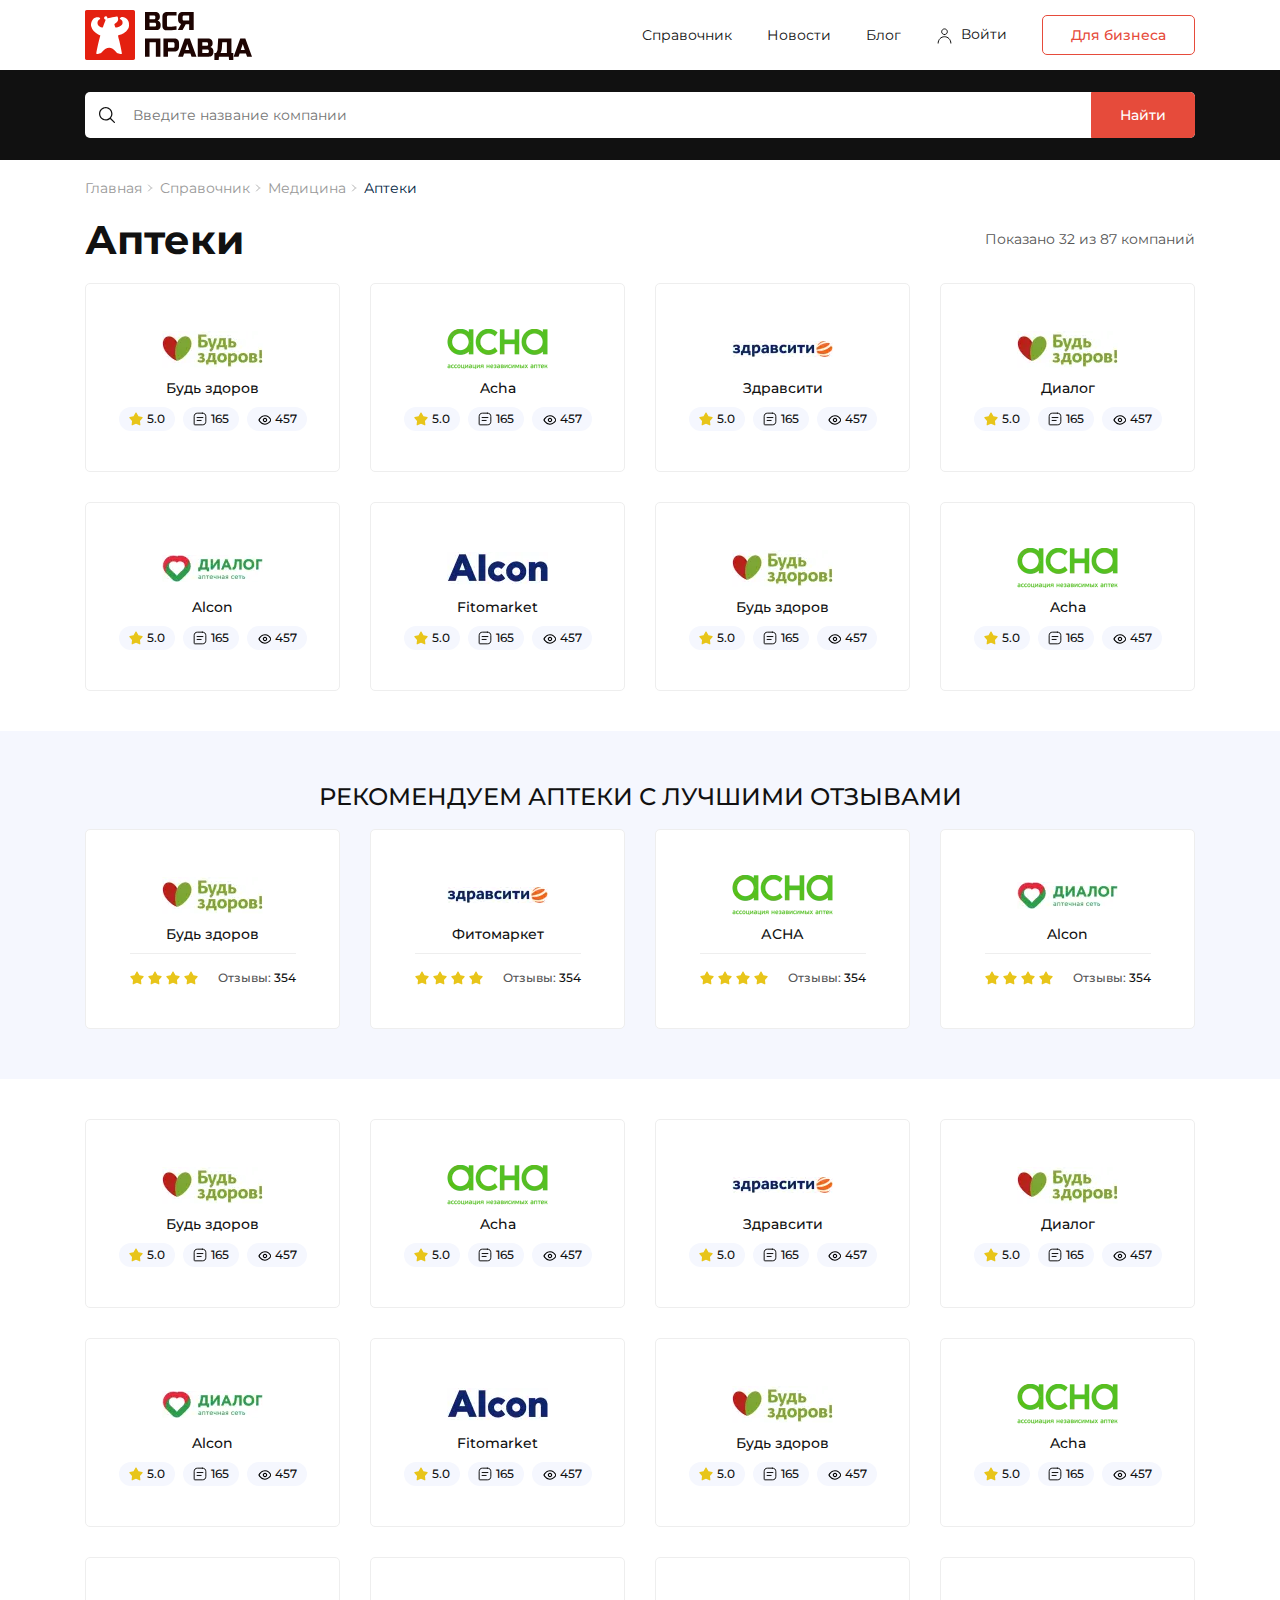
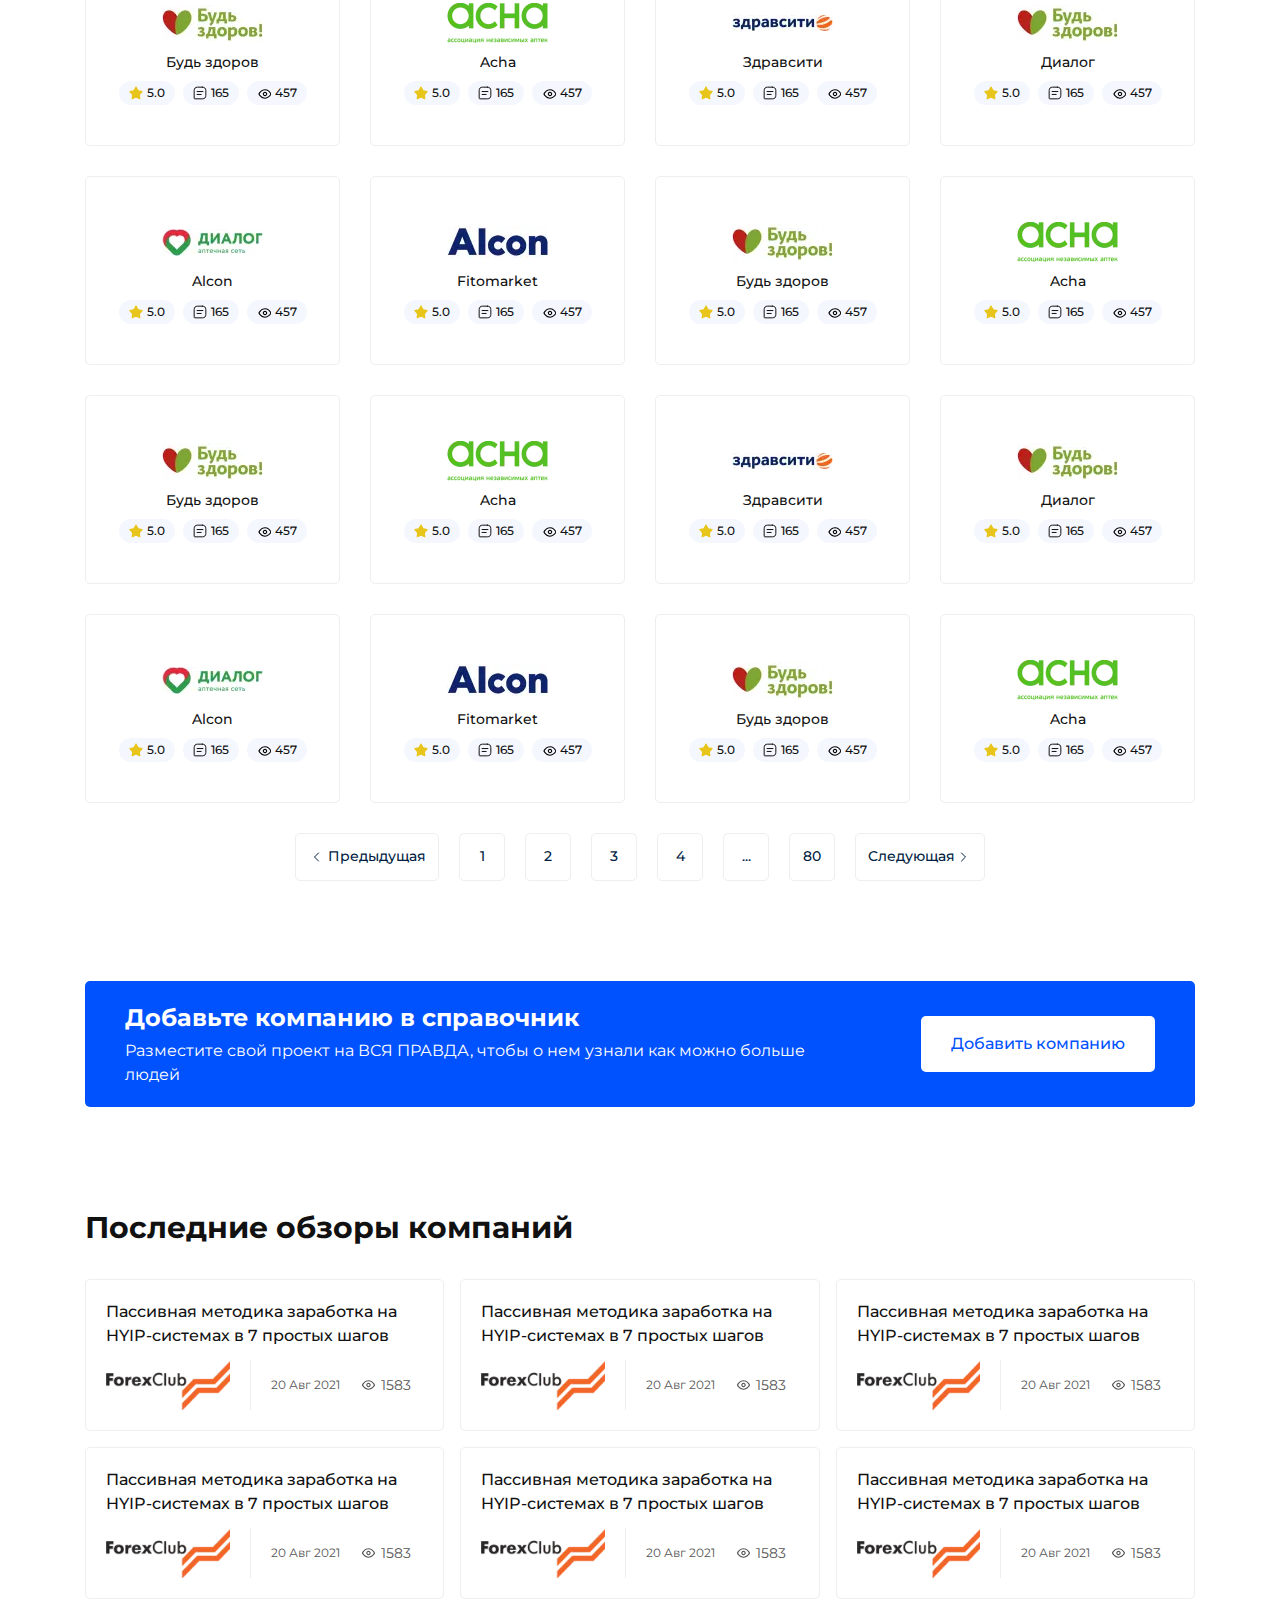
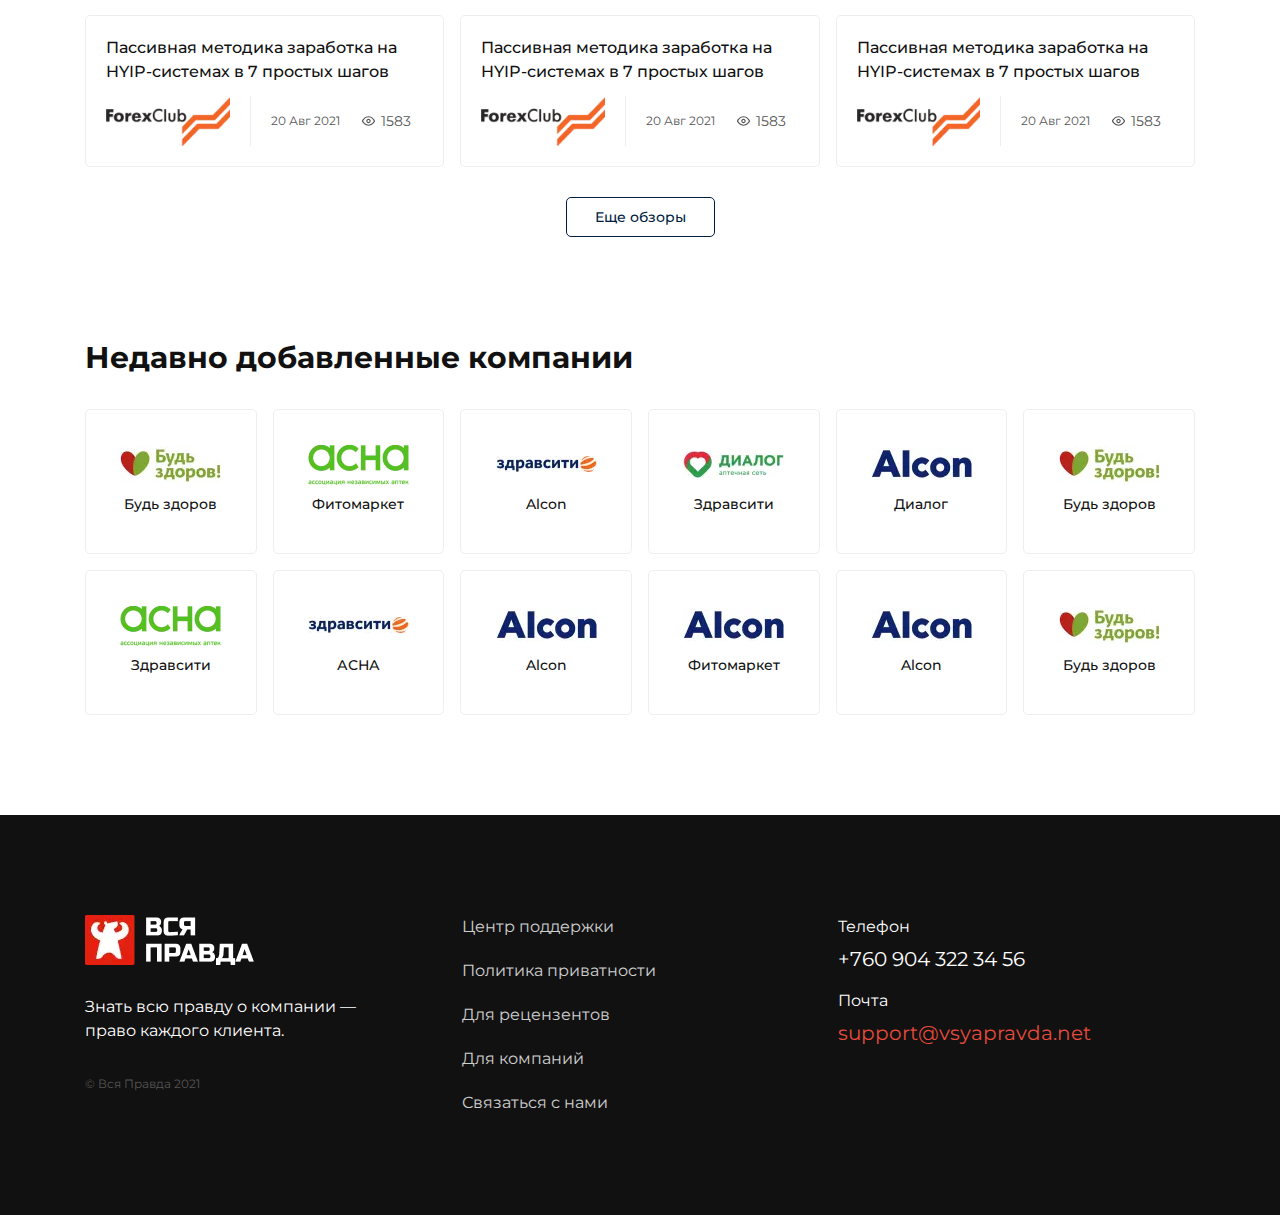
<file: section.html>
<!DOCTYPE html>
<html lang="en">

<head>
	<title>Section</title>
	<meta charset="UTF-8">
	<meta name="format-detection" content="telephone=no">
	<style>
		body {
			opacity: 0;
		}
	</style>
	<link rel="stylesheet" href="css/style.min.css?_v=20240501105504">
	<link rel="shortcut icon" href="favicon.ico">
	<!-- <meta name="robots" content="noindex, nofollow"> -->
	<meta name="viewport" content="width=device-width, initial-scale=1.0">
</head>

<body>
	<div class="wrapper">
		<header class="header" data-scroll-show>
			<div class="header__top-wrap" data-lp>
				<div class="header__container">
					<div class="header__top">
						<a href="#" class="header__logo"><img src="img/logo.svg" alt="Logo"></a>
						<div class="header__menu-block">
							<div class="header__menu menu">
								<nav class="menu__body">
									<ul class="menu__list">
										<li class="menu__item"><a href="#" class="menu__link">Справочник</a></li>
										<li class="menu__item"><a href="#" class="menu__link">Новости</a></li>
										<li class="menu__item"><a href="#" class="menu__link">Блог</a></li>
										<li class="menu__item"><a href="#" class="menu__link menu__link_user">Войти</a></li>
									</ul>
								</nav>
							</div>
						</div>
						<a href="#" class="header__btn button" data-da=".header__menu, 479.98, last">Для бизнеса</a>
						<button type="button" class="menu__icon icon-menu"><span></span></button>
					</div>
				</div>
			</div>
			<div class="header__bottom">
				<div class="header__container">
					<form action="#" class="header__form form-search">
						<button type="button" class="form-search__button" aria-label="Найти"></button>
						<div class="form-search__input">
							<input autocomplete="off" type="text" name="form[]" placeholder="Введите название компании" class="input">
						</div>
						<button type="button" class="form-search__btn button button_fill">Найти</button>
					</form>
				</div>
			</div>
		</header>
		<main class="page">
			<section class="page__section-hero section-hero">
				<div class="section-hero__container">
					<div class="section-hero__breadcrumbs breadcrumbs">
						<a href="#" class="breadcrumbs__item">
							Главная
							<?xml version="1.0" ?>
							<!DOCTYPE svg PUBLIC '-//W3C//DTD SVG 1.1//EN' 'http://www.w3.org/Graphics/SVG/1.1/DTD/svg11.dtd'>
							<svg height="16px" id="Layer_1" style="enable-background:new 0 0 128 128;" version="1.1" viewBox="0 0 128 128" width="8px" xml:space="preserve" xmlns="http://www.w3.org/2000/svg" xmlns:xlink="http://www.w3.org/1999/xlink">
								<g>
									<line style="fill:none;stroke:#999;stroke-width:12;stroke-linecap:square;stroke-miterlimit:10;" x1="40.5" x2="87.5" y1="17" y2="64" />
									<line style="fill:none;stroke:#999;stroke-width:12;stroke-linecap:square;stroke-miterlimit:10;" x1="87.5" x2="40.5" y1="64" y2="111" />
								</g>
							</svg>
						</a>
						<a href="#" class="breadcrumbs__item">
							Справочник
							<?xml version="1.0" ?>
							<!DOCTYPE svg PUBLIC '-//W3C//DTD SVG 1.1//EN' 'http://www.w3.org/Graphics/SVG/1.1/DTD/svg11.dtd'>
							<svg height="16px" id="Layer_1" style="enable-background:new 0 0 128 128;" version="1.1" viewBox="0 0 128 128" width="8px" xml:space="preserve" xmlns="http://www.w3.org/2000/svg" xmlns:xlink="http://www.w3.org/1999/xlink">
								<g>
									<line style="fill:none;stroke:#999;stroke-width:12;stroke-linecap:square;stroke-miterlimit:10;" x1="40.5" x2="87.5" y1="17" y2="64" />
									<line style="fill:none;stroke:#999;stroke-width:12;stroke-linecap:square;stroke-miterlimit:10;" x1="87.5" x2="40.5" y1="64" y2="111" />
								</g>
							</svg>
						</a>
						<a href="#" class="breadcrumbs__item">
							Медицина
							<?xml version="1.0" ?>
							<!DOCTYPE svg PUBLIC '-//W3C//DTD SVG 1.1//EN' 'http://www.w3.org/Graphics/SVG/1.1/DTD/svg11.dtd'>
							<svg height="16px" id="Layer_1" style="enable-background:new 0 0 128 128;" version="1.1" viewBox="0 0 128 128" width="8px" xml:space="preserve" xmlns="http://www.w3.org/2000/svg" xmlns:xlink="http://www.w3.org/1999/xlink">
								<g>
									<line style="fill:none;stroke:#999;stroke-width:12;stroke-linecap:square;stroke-miterlimit:10;" x1="40.5" x2="87.5" y1="17" y2="64" />
									<line style="fill:none;stroke:#999;stroke-width:12;stroke-linecap:square;stroke-miterlimit:10;" x1="87.5" x2="40.5" y1="64" y2="111" />
								</g>
							</svg>
						</a>
						<span class="breadcrumbs__item">
							Аптеки
						</span>
					</div>
					<div class="section-hero__header">
						<h1 class="section-hero__title title title_big">Аптеки</h1>
						<div class="section-hero__info">Показано 32 из 87 компаний</div>
					</div>
					<div class="section-hero__list">
						<a href="#" class="section-hero__item item-section">
							<div class="item-section__logo">
								<picture><source srcset="img/pharmacies/01.webp" type="image/webp"><img src="img/pharmacies/01.png" alt="Logo"></picture>
							</div>
							<h4 class="item-section__name">
								Будь здоров
							</h4>
							<div class="item-section__footer footer-hero">
								<div class="footer-hero__rating">
									5.0
								</div>
								<div class="footer-hero__reviews">
									165
								</div>
								<div class="footer-hero__views">
									457
								</div>
							</div>
						</a>
						<a href="#" class="section-hero__item item-section">
							<div class="item-section__logo">
								<picture><source srcset="img/pharmacies/02.webp" type="image/webp"><img src="img/pharmacies/02.png" alt="Logo"></picture>
							</div>
							<h4 class="item-section__name">
								Acha
							</h4>
							<div class="item-section__footer footer-hero">
								<div class="footer-hero__rating">
									5.0
								</div>
								<div class="footer-hero__reviews">
									165
								</div>
								<div class="footer-hero__views">
									457
								</div>
							</div>
						</a>
						<a href="#" class="section-hero__item item-section">
							<div class="item-section__logo">
								<picture><source srcset="img/pharmacies/03.webp" type="image/webp"><img src="img/pharmacies/03.png" alt="Logo"></picture>
							</div>
							<h4 class="item-section__name">
								Здравсити
							</h4>
							<div class="item-section__footer footer-hero">
								<div class="footer-hero__rating">
									5.0
								</div>
								<div class="footer-hero__reviews">
									165
								</div>
								<div class="footer-hero__views">
									457
								</div>
							</div>
						</a>
						<a href="#" class="section-hero__item item-section">
							<div class="item-section__logo">
								<picture><source srcset="img/pharmacies/01.webp" type="image/webp"><img src="img/pharmacies/01.png" alt="Logo"></picture>
							</div>
							<h4 class="item-section__name">
								Диалог
							</h4>
							<div class="item-section__footer footer-hero">
								<div class="footer-hero__rating">
									5.0
								</div>
								<div class="footer-hero__reviews">
									165
								</div>
								<div class="footer-hero__views">
									457
								</div>
							</div>
						</a>
						<a href="#" class="section-hero__item item-section">
							<div class="item-section__logo">
								<picture><source srcset="img/pharmacies/04.webp" type="image/webp"><img src="img/pharmacies/04.png" alt="Logo"></picture>
							</div>
							<h4 class="item-section__name">
								Alcon
							</h4>
							<div class="item-section__footer footer-hero">
								<div class="footer-hero__rating">
									5.0
								</div>
								<div class="footer-hero__reviews">
									165
								</div>
								<div class="footer-hero__views">
									457
								</div>
							</div>
						</a>
						<a href="#" class="section-hero__item item-section">
							<div class="item-section__logo">
								<picture><source srcset="img/pharmacies/05.webp" type="image/webp"><img src="img/pharmacies/05.png" alt="Logo"></picture>
							</div>
							<h4 class="item-section__name">
								Fitomarket
							</h4>
							<div class="item-section__footer footer-hero">
								<div class="footer-hero__rating">
									5.0
								</div>
								<div class="footer-hero__reviews">
									165
								</div>
								<div class="footer-hero__views">
									457
								</div>
							</div>
						</a>
						<a href="#" class="section-hero__item item-section">
							<div class="item-section__logo">
								<picture><source srcset="img/pharmacies/01.webp" type="image/webp"><img src="img/pharmacies/01.png" alt="Logo"></picture>
							</div>
							<h4 class="item-section__name">
								Будь здоров
							</h4>
							<div class="item-section__footer footer-hero">
								<div class="footer-hero__rating">
									5.0
								</div>
								<div class="footer-hero__reviews">
									165
								</div>
								<div class="footer-hero__views">
									457
								</div>
							</div>
						</a>
						<a href="#" class="section-hero__item item-section">
							<div class="item-section__logo">
								<picture><source srcset="img/pharmacies/02.webp" type="image/webp"><img src="img/pharmacies/02.png" alt="Logo"></picture>
							</div>
							<h4 class="item-section__name">
								Acha
							</h4>
							<div class="item-section__footer footer-hero">
								<div class="footer-hero__rating">
									5.0
								</div>
								<div class="footer-hero__reviews">
									165
								</div>
								<div class="footer-hero__views">
									457
								</div>
							</div>
						</a>
					</div>
				</div>
				<div class="section-hero__recommend recommend-block">
					<div class="section-hero__container">
						<h3 class="recommend-block__title">
							Рекомендуем аптеки с лучшими отзывами
						</h3>
						<div class="recommend-block__items">
							<a href="#" class="recommend-block__item">
								<div class="recommend-block__logo"><picture><source srcset="img/pharmacies/01.webp" type="image/webp"><img src="img/pharmacies/01.png" alt="Logo"></picture></div>
								<h4 class="recommend-block__name">Будь здоров</h4>
								<div class="recommend-block__footer">
									<div class="recommend-block__stars">
										<img src="img/icons/star.svg" alt="Star">
										<img src="img/icons/star.svg" alt="Star">
										<img src="img/icons/star.svg" alt="Star">
										<img src="img/icons/star.svg" alt="Star">
									</div>
									<div class="recommend-block__count">
										Отзывы: <span>354</span>
									</div>
								</div>
							</a>
							<a href="#" class="recommend-block__item">
								<div class="recommend-block__logo"><picture><source srcset="img/pharmacies/03.webp" type="image/webp"><img src="img/pharmacies/03.png" alt="Logo"></picture></div>
								<h4 class="recommend-block__name">Фитомаркет</h4>
								<div class="recommend-block__footer">
									<div class="recommend-block__stars">
										<img src="img/icons/star.svg" alt="Star">
										<img src="img/icons/star.svg" alt="Star">
										<img src="img/icons/star.svg" alt="Star">
										<img src="img/icons/star.svg" alt="Star">
									</div>
									<div class="recommend-block__count">
										Отзывы: <span>354</span>
									</div>
								</div>
							</a>
							<a href="#" class="recommend-block__item">
								<div class="recommend-block__logo"><picture><source srcset="img/pharmacies/02.webp" type="image/webp"><img src="img/pharmacies/02.png" alt="Logo"></picture></div>
								<h4 class="recommend-block__name">АСНА</h4>
								<div class="recommend-block__footer">
									<div class="recommend-block__stars">
										<img src="img/icons/star.svg" alt="Star">
										<img src="img/icons/star.svg" alt="Star">
										<img src="img/icons/star.svg" alt="Star">
										<img src="img/icons/star.svg" alt="Star">
									</div>
									<div class="recommend-block__count">
										Отзывы: <span>354</span>
									</div>
								</div>
							</a>
							<a href="#" class="recommend-block__item">
								<div class="recommend-block__logo"><picture><source srcset="img/pharmacies/04.webp" type="image/webp"><img src="img/pharmacies/04.png" alt="Logo"></picture></div>
								<h4 class="recommend-block__name">Alcon</h4>
								<div class="recommend-block__footer">
									<div class="recommend-block__stars">
										<img src="img/icons/star.svg" alt="Star">
										<img src="img/icons/star.svg" alt="Star">
										<img src="img/icons/star.svg" alt="Star">
										<img src="img/icons/star.svg" alt="Star">
									</div>
									<div class="recommend-block__count">
										Отзывы: <span>354</span>
									</div>
								</div>
							</a>
						</div>
					</div>
				</div>
				<div class="section-hero__container">
					<div class="section-hero__list">
						<a href="#" class="section-hero__item item-section">
							<div class="item-section__logo">
								<picture><source srcset="img/pharmacies/01.webp" type="image/webp"><img src="img/pharmacies/01.png" alt="Logo"></picture>
							</div>
							<h4 class="item-section__name">
								Будь здоров
							</h4>
							<div class="item-section__footer footer-hero">
								<div class="footer-hero__rating">
									5.0
								</div>
								<div class="footer-hero__reviews">
									165
								</div>
								<div class="footer-hero__views">
									457
								</div>
							</div>
						</a>
						<a href="#" class="section-hero__item item-section">
							<div class="item-section__logo">
								<picture><source srcset="img/pharmacies/02.webp" type="image/webp"><img src="img/pharmacies/02.png" alt="Logo"></picture>
							</div>
							<h4 class="item-section__name">
								Acha
							</h4>
							<div class="item-section__footer footer-hero">
								<div class="footer-hero__rating">
									5.0
								</div>
								<div class="footer-hero__reviews">
									165
								</div>
								<div class="footer-hero__views">
									457
								</div>
							</div>
						</a>
						<a href="#" class="section-hero__item item-section">
							<div class="item-section__logo">
								<picture><source srcset="img/pharmacies/03.webp" type="image/webp"><img src="img/pharmacies/03.png" alt="Logo"></picture>
							</div>
							<h4 class="item-section__name">
								Здравсити
							</h4>
							<div class="item-section__footer footer-hero">
								<div class="footer-hero__rating">
									5.0
								</div>
								<div class="footer-hero__reviews">
									165
								</div>
								<div class="footer-hero__views">
									457
								</div>
							</div>
						</a>
						<a href="#" class="section-hero__item item-section">
							<div class="item-section__logo">
								<picture><source srcset="img/pharmacies/01.webp" type="image/webp"><img src="img/pharmacies/01.png" alt="Logo"></picture>
							</div>
							<h4 class="item-section__name">
								Диалог
							</h4>
							<div class="item-section__footer footer-hero">
								<div class="footer-hero__rating">
									5.0
								</div>
								<div class="footer-hero__reviews">
									165
								</div>
								<div class="footer-hero__views">
									457
								</div>
							</div>
						</a>
						<a href="#" class="section-hero__item item-section">
							<div class="item-section__logo">
								<picture><source srcset="img/pharmacies/04.webp" type="image/webp"><img src="img/pharmacies/04.png" alt="Logo"></picture>
							</div>
							<h4 class="item-section__name">
								Alcon
							</h4>
							<div class="item-section__footer footer-hero">
								<div class="footer-hero__rating">
									5.0
								</div>
								<div class="footer-hero__reviews">
									165
								</div>
								<div class="footer-hero__views">
									457
								</div>
							</div>
						</a>
						<a href="#" class="section-hero__item item-section">
							<div class="item-section__logo">
								<picture><source srcset="img/pharmacies/05.webp" type="image/webp"><img src="img/pharmacies/05.png" alt="Logo"></picture>
							</div>
							<h4 class="item-section__name">
								Fitomarket
							</h4>
							<div class="item-section__footer footer-hero">
								<div class="footer-hero__rating">
									5.0
								</div>
								<div class="footer-hero__reviews">
									165
								</div>
								<div class="footer-hero__views">
									457
								</div>
							</div>
						</a>
						<a href="#" class="section-hero__item item-section">
							<div class="item-section__logo">
								<picture><source srcset="img/pharmacies/01.webp" type="image/webp"><img src="img/pharmacies/01.png" alt="Logo"></picture>
							</div>
							<h4 class="item-section__name">
								Будь здоров
							</h4>
							<div class="item-section__footer footer-hero">
								<div class="footer-hero__rating">
									5.0
								</div>
								<div class="footer-hero__reviews">
									165
								</div>
								<div class="footer-hero__views">
									457
								</div>
							</div>
						</a>
						<a href="#" class="section-hero__item item-section">
							<div class="item-section__logo">
								<picture><source srcset="img/pharmacies/02.webp" type="image/webp"><img src="img/pharmacies/02.png" alt="Logo"></picture>
							</div>
							<h4 class="item-section__name">
								Acha
							</h4>
							<div class="item-section__footer footer-hero">
								<div class="footer-hero__rating">
									5.0
								</div>
								<div class="footer-hero__reviews">
									165
								</div>
								<div class="footer-hero__views">
									457
								</div>
							</div>
						</a>
						<a href="#" class="section-hero__item item-section">
							<div class="item-section__logo">
								<picture><source srcset="img/pharmacies/01.webp" type="image/webp"><img src="img/pharmacies/01.png" alt="Logo"></picture>
							</div>
							<h4 class="item-section__name">
								Будь здоров
							</h4>
							<div class="item-section__footer footer-hero">
								<div class="footer-hero__rating">
									5.0
								</div>
								<div class="footer-hero__reviews">
									165
								</div>
								<div class="footer-hero__views">
									457
								</div>
							</div>
						</a>
						<a href="#" class="section-hero__item item-section">
							<div class="item-section__logo">
								<picture><source srcset="img/pharmacies/02.webp" type="image/webp"><img src="img/pharmacies/02.png" alt="Logo"></picture>
							</div>
							<h4 class="item-section__name">
								Acha
							</h4>
							<div class="item-section__footer footer-hero">
								<div class="footer-hero__rating">
									5.0
								</div>
								<div class="footer-hero__reviews">
									165
								</div>
								<div class="footer-hero__views">
									457
								</div>
							</div>
						</a>
						<a href="#" class="section-hero__item item-section">
							<div class="item-section__logo">
								<picture><source srcset="img/pharmacies/03.webp" type="image/webp"><img src="img/pharmacies/03.png" alt="Logo"></picture>
							</div>
							<h4 class="item-section__name">
								Здравсити
							</h4>
							<div class="item-section__footer footer-hero">
								<div class="footer-hero__rating">
									5.0
								</div>
								<div class="footer-hero__reviews">
									165
								</div>
								<div class="footer-hero__views">
									457
								</div>
							</div>
						</a>
						<a href="#" class="section-hero__item item-section">
							<div class="item-section__logo">
								<picture><source srcset="img/pharmacies/01.webp" type="image/webp"><img src="img/pharmacies/01.png" alt="Logo"></picture>
							</div>
							<h4 class="item-section__name">
								Диалог
							</h4>
							<div class="item-section__footer footer-hero">
								<div class="footer-hero__rating">
									5.0
								</div>
								<div class="footer-hero__reviews">
									165
								</div>
								<div class="footer-hero__views">
									457
								</div>
							</div>
						</a>
						<a href="#" class="section-hero__item item-section">
							<div class="item-section__logo">
								<picture><source srcset="img/pharmacies/04.webp" type="image/webp"><img src="img/pharmacies/04.png" alt="Logo"></picture>
							</div>
							<h4 class="item-section__name">
								Alcon
							</h4>
							<div class="item-section__footer footer-hero">
								<div class="footer-hero__rating">
									5.0
								</div>
								<div class="footer-hero__reviews">
									165
								</div>
								<div class="footer-hero__views">
									457
								</div>
							</div>
						</a>
						<a href="#" class="section-hero__item item-section">
							<div class="item-section__logo">
								<picture><source srcset="img/pharmacies/05.webp" type="image/webp"><img src="img/pharmacies/05.png" alt="Logo"></picture>
							</div>
							<h4 class="item-section__name">
								Fitomarket
							</h4>
							<div class="item-section__footer footer-hero">
								<div class="footer-hero__rating">
									5.0
								</div>
								<div class="footer-hero__reviews">
									165
								</div>
								<div class="footer-hero__views">
									457
								</div>
							</div>
						</a>
						<a href="#" class="section-hero__item item-section">
							<div class="item-section__logo">
								<picture><source srcset="img/pharmacies/01.webp" type="image/webp"><img src="img/pharmacies/01.png" alt="Logo"></picture>
							</div>
							<h4 class="item-section__name">
								Будь здоров
							</h4>
							<div class="item-section__footer footer-hero">
								<div class="footer-hero__rating">
									5.0
								</div>
								<div class="footer-hero__reviews">
									165
								</div>
								<div class="footer-hero__views">
									457
								</div>
							</div>
						</a>
						<a href="#" class="section-hero__item item-section">
							<div class="item-section__logo">
								<picture><source srcset="img/pharmacies/02.webp" type="image/webp"><img src="img/pharmacies/02.png" alt="Logo"></picture>
							</div>
							<h4 class="item-section__name">
								Acha
							</h4>
							<div class="item-section__footer footer-hero">
								<div class="footer-hero__rating">
									5.0
								</div>
								<div class="footer-hero__reviews">
									165
								</div>
								<div class="footer-hero__views">
									457
								</div>
							</div>
						</a>
						<a href="#" class="section-hero__item item-section">
							<div class="item-section__logo">
								<picture><source srcset="img/pharmacies/01.webp" type="image/webp"><img src="img/pharmacies/01.png" alt="Logo"></picture>
							</div>
							<h4 class="item-section__name">
								Будь здоров
							</h4>
							<div class="item-section__footer footer-hero">
								<div class="footer-hero__rating">
									5.0
								</div>
								<div class="footer-hero__reviews">
									165
								</div>
								<div class="footer-hero__views">
									457
								</div>
							</div>
						</a>
						<a href="#" class="section-hero__item item-section">
							<div class="item-section__logo">
								<picture><source srcset="img/pharmacies/02.webp" type="image/webp"><img src="img/pharmacies/02.png" alt="Logo"></picture>
							</div>
							<h4 class="item-section__name">
								Acha
							</h4>
							<div class="item-section__footer footer-hero">
								<div class="footer-hero__rating">
									5.0
								</div>
								<div class="footer-hero__reviews">
									165
								</div>
								<div class="footer-hero__views">
									457
								</div>
							</div>
						</a>
						<a href="#" class="section-hero__item item-section">
							<div class="item-section__logo">
								<picture><source srcset="img/pharmacies/03.webp" type="image/webp"><img src="img/pharmacies/03.png" alt="Logo"></picture>
							</div>
							<h4 class="item-section__name">
								Здравсити
							</h4>
							<div class="item-section__footer footer-hero">
								<div class="footer-hero__rating">
									5.0
								</div>
								<div class="footer-hero__reviews">
									165
								</div>
								<div class="footer-hero__views">
									457
								</div>
							</div>
						</a>
						<a href="#" class="section-hero__item item-section">
							<div class="item-section__logo">
								<picture><source srcset="img/pharmacies/01.webp" type="image/webp"><img src="img/pharmacies/01.png" alt="Logo"></picture>
							</div>
							<h4 class="item-section__name">
								Диалог
							</h4>
							<div class="item-section__footer footer-hero">
								<div class="footer-hero__rating">
									5.0
								</div>
								<div class="footer-hero__reviews">
									165
								</div>
								<div class="footer-hero__views">
									457
								</div>
							</div>
						</a>
						<a href="#" class="section-hero__item item-section">
							<div class="item-section__logo">
								<picture><source srcset="img/pharmacies/04.webp" type="image/webp"><img src="img/pharmacies/04.png" alt="Logo"></picture>
							</div>
							<h4 class="item-section__name">
								Alcon
							</h4>
							<div class="item-section__footer footer-hero">
								<div class="footer-hero__rating">
									5.0
								</div>
								<div class="footer-hero__reviews">
									165
								</div>
								<div class="footer-hero__views">
									457
								</div>
							</div>
						</a>
						<a href="#" class="section-hero__item item-section">
							<div class="item-section__logo">
								<picture><source srcset="img/pharmacies/05.webp" type="image/webp"><img src="img/pharmacies/05.png" alt="Logo"></picture>
							</div>
							<h4 class="item-section__name">
								Fitomarket
							</h4>
							<div class="item-section__footer footer-hero">
								<div class="footer-hero__rating">
									5.0
								</div>
								<div class="footer-hero__reviews">
									165
								</div>
								<div class="footer-hero__views">
									457
								</div>
							</div>
						</a>
						<a href="#" class="section-hero__item item-section">
							<div class="item-section__logo">
								<picture><source srcset="img/pharmacies/01.webp" type="image/webp"><img src="img/pharmacies/01.png" alt="Logo"></picture>
							</div>
							<h4 class="item-section__name">
								Будь здоров
							</h4>
							<div class="item-section__footer footer-hero">
								<div class="footer-hero__rating">
									5.0
								</div>
								<div class="footer-hero__reviews">
									165
								</div>
								<div class="footer-hero__views">
									457
								</div>
							</div>
						</a>
						<a href="#" class="section-hero__item item-section">
							<div class="item-section__logo">
								<picture><source srcset="img/pharmacies/02.webp" type="image/webp"><img src="img/pharmacies/02.png" alt="Logo"></picture>
							</div>
							<h4 class="item-section__name">
								Acha
							</h4>
							<div class="item-section__footer footer-hero">
								<div class="footer-hero__rating">
									5.0
								</div>
								<div class="footer-hero__reviews">
									165
								</div>
								<div class="footer-hero__views">
									457
								</div>
							</div>
						</a>
					</div>
					<ul class="section-hero__pagination pagination">
						<li class="pagination__item pagination__item_text"><a href="#">
								<svg xmlns="http://www.w3.org/2000/svg" width="17" height="16" viewBox="0 0 17 16" fill="none">
									<path d="M10.5 4L6.5 8L10.5 12" stroke="#001D42" stroke-linecap="round" stroke-linejoin="round" />
								</svg>
								Предыдущая
							</a></li>
						<li><a href="#" class="pagination__item">1</a></li>
						<li><a href="#" class="pagination__item">2</a></li>
						<li><a href="#" class="pagination__item">3</a></li>
						<li><a href="#" class="pagination__item">4</a></li>
						<li><span href="#" class="pagination__item pagination__item_dots">...</span></li>
						<li><a href="#" class="pagination__item">80</a></li>
						<li><a href="#" class="pagination__item pagination__item_text">Cледующая
								<svg xmlns="http://www.w3.org/2000/svg" width="17" height="16" viewBox="0 0 17 16" fill="none">
									<path d="M6.5 4L10.5 8L6.5 12" stroke="#001D42" stroke-linecap="round" stroke-linejoin="round" />
								</svg>
							</a></li>
					</ul>
				</div>
			</section>
			<section class="page__last-overviews last-overviews section-last-overviews">
				<div class="last-overviews__container">
					<a href="#" class="add-company-banner section-last-overviews__banner banner">
						<div class="add-company-banner__body banner__body">
							<h4 class="add-company-banner__title banner__title">
								Добавьте компанию в справочник
							</h4>
							<div class="add-company-banner__text banner__text">
								<p>Разместите свой проект на ВСЯ ПРАВДА, чтобы о нем узнали как можно больше людей</p>
							</div>
						</div>
						<button type="button" class="add-company-banner__button banner__button">Добавить компанию</button>
					</a>
					<h2 class="last-overviews__title title">
						Последние обзоры компаний
					</h2>
					<div class="last-overviews__body">
						<div class="last-overviews__item">
							<h4 class="last-overviews__name">
								<a href="#">Пассивная методика заработка на HYIP-системах в 7 простых шагов </a>
							</h4>
							<div class="last-overviews__footer">
								<a href="#" class="last-overviews__logo">
									<picture><source srcset="img/promo-logos/01.webp" type="image/webp"><img src="img/promo-logos/01.png" alt="Logo"></picture>
								</a>
								<time datetime="2021-08-20" class="last-overviews__date">
									20 Авг 2021
								</time>
								<div class="last-overviews__views">
									<svg xmlns="http://www.w3.org/2000/svg" width="17" height="16" viewBox="0 0 17 16" fill="none">
										<path d="M8.50016 4.37004C11.0343 4.37004 12.7625 6.29938 13.5902 7.49519C13.8009 7.79973 13.8009 8.19963 13.5902 8.50417C12.762 9.70073 11.0341 11.6293 8.50016 11.6293C5.96732 11.6293 4.23982 9.71264 3.41145 8.52254C3.19991 8.21863 3.19902 7.81882 3.40893 7.51378C4.23618 6.31157 5.96488 4.37004 8.50016 4.37004ZM8.50016 3.33301C4.87367 3.33301 2.72672 6.45436 2.0593 7.60327C1.90797 7.86376 1.90864 8.17855 2.06111 8.43837C2.7306 9.57923 4.87695 12.6663 8.50016 12.6663C12.125 12.6663 14.2717 9.5621 14.9401 8.41722C15.092 8.15706 15.092 7.84229 14.9401 7.58213C14.2717 6.43725 12.125 3.33301 8.50016 3.33301Z" fill="#555555" />
										<path d="M8.50054 6.88846C9.11318 6.88846 9.61165 7.38693 9.61165 7.99957C9.61165 8.61221 9.11318 9.11068 8.50054 9.11068C7.8879 9.11068 7.38943 8.61221 7.38943 7.99957C7.38943 7.38693 7.8879 6.88846 8.50054 6.88846ZM8.50054 5.77734C7.27332 5.77734 6.27832 6.77234 6.27832 7.99957C6.27832 9.22693 7.27332 10.2218 8.50054 10.2218C9.7279 10.2218 10.7228 9.22693 10.7228 7.99957C10.7228 6.77234 9.7279 5.77734 8.50054 5.77734Z" fill="#555555" />
									</svg>
									1583
								</div>
							</div>
						</div>
						<div class="last-overviews__item">
							<h4 class="last-overviews__name">
								<a href="#">Пассивная методика заработка на HYIP-системах в 7 простых шагов </a>
							</h4>
							<div class="last-overviews__footer">
								<a href="#" class="last-overviews__logo">
									<picture><source srcset="img/promo-logos/01.webp" type="image/webp"><img src="img/promo-logos/01.png" alt="Logo"></picture>
								</a>
								<time datetime="2021-08-20" class="last-overviews__date">
									20 Авг 2021
								</time>
								<div class="last-overviews__views">
									<svg xmlns="http://www.w3.org/2000/svg" width="17" height="16" viewBox="0 0 17 16" fill="none">
										<path d="M8.50016 4.37004C11.0343 4.37004 12.7625 6.29938 13.5902 7.49519C13.8009 7.79973 13.8009 8.19963 13.5902 8.50417C12.762 9.70073 11.0341 11.6293 8.50016 11.6293C5.96732 11.6293 4.23982 9.71264 3.41145 8.52254C3.19991 8.21863 3.19902 7.81882 3.40893 7.51378C4.23618 6.31157 5.96488 4.37004 8.50016 4.37004ZM8.50016 3.33301C4.87367 3.33301 2.72672 6.45436 2.0593 7.60327C1.90797 7.86376 1.90864 8.17855 2.06111 8.43837C2.7306 9.57923 4.87695 12.6663 8.50016 12.6663C12.125 12.6663 14.2717 9.5621 14.9401 8.41722C15.092 8.15706 15.092 7.84229 14.9401 7.58213C14.2717 6.43725 12.125 3.33301 8.50016 3.33301Z" fill="#555555" />
										<path d="M8.50054 6.88846C9.11318 6.88846 9.61165 7.38693 9.61165 7.99957C9.61165 8.61221 9.11318 9.11068 8.50054 9.11068C7.8879 9.11068 7.38943 8.61221 7.38943 7.99957C7.38943 7.38693 7.8879 6.88846 8.50054 6.88846ZM8.50054 5.77734C7.27332 5.77734 6.27832 6.77234 6.27832 7.99957C6.27832 9.22693 7.27332 10.2218 8.50054 10.2218C9.7279 10.2218 10.7228 9.22693 10.7228 7.99957C10.7228 6.77234 9.7279 5.77734 8.50054 5.77734Z" fill="#555555" />
									</svg>
									1583
								</div>
							</div>
						</div>
						<div class="last-overviews__item">
							<h4 class="last-overviews__name">
								<a href="#">Пассивная методика заработка на HYIP-системах в 7 простых шагов </a>
							</h4>
							<div class="last-overviews__footer">
								<a href="#" class="last-overviews__logo">
									<picture><source srcset="img/promo-logos/01.webp" type="image/webp"><img src="img/promo-logos/01.png" alt="Logo"></picture>
								</a>
								<time datetime="2021-08-20" class="last-overviews__date">
									20 Авг 2021
								</time>
								<div class="last-overviews__views">
									<svg xmlns="http://www.w3.org/2000/svg" width="17" height="16" viewBox="0 0 17 16" fill="none">
										<path d="M8.50016 4.37004C11.0343 4.37004 12.7625 6.29938 13.5902 7.49519C13.8009 7.79973 13.8009 8.19963 13.5902 8.50417C12.762 9.70073 11.0341 11.6293 8.50016 11.6293C5.96732 11.6293 4.23982 9.71264 3.41145 8.52254C3.19991 8.21863 3.19902 7.81882 3.40893 7.51378C4.23618 6.31157 5.96488 4.37004 8.50016 4.37004ZM8.50016 3.33301C4.87367 3.33301 2.72672 6.45436 2.0593 7.60327C1.90797 7.86376 1.90864 8.17855 2.06111 8.43837C2.7306 9.57923 4.87695 12.6663 8.50016 12.6663C12.125 12.6663 14.2717 9.5621 14.9401 8.41722C15.092 8.15706 15.092 7.84229 14.9401 7.58213C14.2717 6.43725 12.125 3.33301 8.50016 3.33301Z" fill="#555555" />
										<path d="M8.50054 6.88846C9.11318 6.88846 9.61165 7.38693 9.61165 7.99957C9.61165 8.61221 9.11318 9.11068 8.50054 9.11068C7.8879 9.11068 7.38943 8.61221 7.38943 7.99957C7.38943 7.38693 7.8879 6.88846 8.50054 6.88846ZM8.50054 5.77734C7.27332 5.77734 6.27832 6.77234 6.27832 7.99957C6.27832 9.22693 7.27332 10.2218 8.50054 10.2218C9.7279 10.2218 10.7228 9.22693 10.7228 7.99957C10.7228 6.77234 9.7279 5.77734 8.50054 5.77734Z" fill="#555555" />
									</svg>
									1583
								</div>
							</div>
						</div>
						<div class="last-overviews__item">
							<h4 class="last-overviews__name">
								<a href="#">Пассивная методика заработка на HYIP-системах в 7 простых шагов </a>
							</h4>
							<div class="last-overviews__footer">
								<a href="#" class="last-overviews__logo">
									<picture><source srcset="img/promo-logos/01.webp" type="image/webp"><img src="img/promo-logos/01.png" alt="Logo"></picture>
								</a>
								<time datetime="2021-08-20" class="last-overviews__date">
									20 Авг 2021
								</time>
								<div class="last-overviews__views">
									<svg xmlns="http://www.w3.org/2000/svg" width="17" height="16" viewBox="0 0 17 16" fill="none">
										<path d="M8.50016 4.37004C11.0343 4.37004 12.7625 6.29938 13.5902 7.49519C13.8009 7.79973 13.8009 8.19963 13.5902 8.50417C12.762 9.70073 11.0341 11.6293 8.50016 11.6293C5.96732 11.6293 4.23982 9.71264 3.41145 8.52254C3.19991 8.21863 3.19902 7.81882 3.40893 7.51378C4.23618 6.31157 5.96488 4.37004 8.50016 4.37004ZM8.50016 3.33301C4.87367 3.33301 2.72672 6.45436 2.0593 7.60327C1.90797 7.86376 1.90864 8.17855 2.06111 8.43837C2.7306 9.57923 4.87695 12.6663 8.50016 12.6663C12.125 12.6663 14.2717 9.5621 14.9401 8.41722C15.092 8.15706 15.092 7.84229 14.9401 7.58213C14.2717 6.43725 12.125 3.33301 8.50016 3.33301Z" fill="#555555" />
										<path d="M8.50054 6.88846C9.11318 6.88846 9.61165 7.38693 9.61165 7.99957C9.61165 8.61221 9.11318 9.11068 8.50054 9.11068C7.8879 9.11068 7.38943 8.61221 7.38943 7.99957C7.38943 7.38693 7.8879 6.88846 8.50054 6.88846ZM8.50054 5.77734C7.27332 5.77734 6.27832 6.77234 6.27832 7.99957C6.27832 9.22693 7.27332 10.2218 8.50054 10.2218C9.7279 10.2218 10.7228 9.22693 10.7228 7.99957C10.7228 6.77234 9.7279 5.77734 8.50054 5.77734Z" fill="#555555" />
									</svg>
									1583
								</div>
							</div>
						</div>
						<div class="last-overviews__item">
							<h4 class="last-overviews__name">
								<a href="#">Пассивная методика заработка на HYIP-системах в 7 простых шагов </a>
							</h4>
							<div class="last-overviews__footer">
								<a href="#" class="last-overviews__logo">
									<picture><source srcset="img/promo-logos/01.webp" type="image/webp"><img src="img/promo-logos/01.png" alt="Logo"></picture>
								</a>
								<time datetime="2021-08-20" class="last-overviews__date">
									20 Авг 2021
								</time>
								<div class="last-overviews__views">
									<svg xmlns="http://www.w3.org/2000/svg" width="17" height="16" viewBox="0 0 17 16" fill="none">
										<path d="M8.50016 4.37004C11.0343 4.37004 12.7625 6.29938 13.5902 7.49519C13.8009 7.79973 13.8009 8.19963 13.5902 8.50417C12.762 9.70073 11.0341 11.6293 8.50016 11.6293C5.96732 11.6293 4.23982 9.71264 3.41145 8.52254C3.19991 8.21863 3.19902 7.81882 3.40893 7.51378C4.23618 6.31157 5.96488 4.37004 8.50016 4.37004ZM8.50016 3.33301C4.87367 3.33301 2.72672 6.45436 2.0593 7.60327C1.90797 7.86376 1.90864 8.17855 2.06111 8.43837C2.7306 9.57923 4.87695 12.6663 8.50016 12.6663C12.125 12.6663 14.2717 9.5621 14.9401 8.41722C15.092 8.15706 15.092 7.84229 14.9401 7.58213C14.2717 6.43725 12.125 3.33301 8.50016 3.33301Z" fill="#555555" />
										<path d="M8.50054 6.88846C9.11318 6.88846 9.61165 7.38693 9.61165 7.99957C9.61165 8.61221 9.11318 9.11068 8.50054 9.11068C7.8879 9.11068 7.38943 8.61221 7.38943 7.99957C7.38943 7.38693 7.8879 6.88846 8.50054 6.88846ZM8.50054 5.77734C7.27332 5.77734 6.27832 6.77234 6.27832 7.99957C6.27832 9.22693 7.27332 10.2218 8.50054 10.2218C9.7279 10.2218 10.7228 9.22693 10.7228 7.99957C10.7228 6.77234 9.7279 5.77734 8.50054 5.77734Z" fill="#555555" />
									</svg>
									1583
								</div>
							</div>
						</div>
						<div class="last-overviews__item">
							<h4 class="last-overviews__name">
								<a href="#">Пассивная методика заработка на HYIP-системах в 7 простых шагов </a>
							</h4>
							<div class="last-overviews__footer">
								<a href="#" class="last-overviews__logo">
									<picture><source srcset="img/promo-logos/01.webp" type="image/webp"><img src="img/promo-logos/01.png" alt="Logo"></picture>
								</a>
								<time datetime="2021-08-20" class="last-overviews__date">
									20 Авг 2021
								</time>
								<div class="last-overviews__views">
									<svg xmlns="http://www.w3.org/2000/svg" width="17" height="16" viewBox="0 0 17 16" fill="none">
										<path d="M8.50016 4.37004C11.0343 4.37004 12.7625 6.29938 13.5902 7.49519C13.8009 7.79973 13.8009 8.19963 13.5902 8.50417C12.762 9.70073 11.0341 11.6293 8.50016 11.6293C5.96732 11.6293 4.23982 9.71264 3.41145 8.52254C3.19991 8.21863 3.19902 7.81882 3.40893 7.51378C4.23618 6.31157 5.96488 4.37004 8.50016 4.37004ZM8.50016 3.33301C4.87367 3.33301 2.72672 6.45436 2.0593 7.60327C1.90797 7.86376 1.90864 8.17855 2.06111 8.43837C2.7306 9.57923 4.87695 12.6663 8.50016 12.6663C12.125 12.6663 14.2717 9.5621 14.9401 8.41722C15.092 8.15706 15.092 7.84229 14.9401 7.58213C14.2717 6.43725 12.125 3.33301 8.50016 3.33301Z" fill="#555555" />
										<path d="M8.50054 6.88846C9.11318 6.88846 9.61165 7.38693 9.61165 7.99957C9.61165 8.61221 9.11318 9.11068 8.50054 9.11068C7.8879 9.11068 7.38943 8.61221 7.38943 7.99957C7.38943 7.38693 7.8879 6.88846 8.50054 6.88846ZM8.50054 5.77734C7.27332 5.77734 6.27832 6.77234 6.27832 7.99957C6.27832 9.22693 7.27332 10.2218 8.50054 10.2218C9.7279 10.2218 10.7228 9.22693 10.7228 7.99957C10.7228 6.77234 9.7279 5.77734 8.50054 5.77734Z" fill="#555555" />
									</svg>
									1583
								</div>
							</div>
						</div>
						<div class="last-overviews__item">
							<h4 class="last-overviews__name">
								<a href="#">Пассивная методика заработка на HYIP-системах в 7 простых шагов </a>
							</h4>
							<div class="last-overviews__footer">
								<a href="#" class="last-overviews__logo">
									<picture><source srcset="img/promo-logos/01.webp" type="image/webp"><img src="img/promo-logos/01.png" alt="Logo"></picture>
								</a>
								<time datetime="2021-08-20" class="last-overviews__date">
									20 Авг 2021
								</time>
								<div class="last-overviews__views">
									<svg xmlns="http://www.w3.org/2000/svg" width="17" height="16" viewBox="0 0 17 16" fill="none">
										<path d="M8.50016 4.37004C11.0343 4.37004 12.7625 6.29938 13.5902 7.49519C13.8009 7.79973 13.8009 8.19963 13.5902 8.50417C12.762 9.70073 11.0341 11.6293 8.50016 11.6293C5.96732 11.6293 4.23982 9.71264 3.41145 8.52254C3.19991 8.21863 3.19902 7.81882 3.40893 7.51378C4.23618 6.31157 5.96488 4.37004 8.50016 4.37004ZM8.50016 3.33301C4.87367 3.33301 2.72672 6.45436 2.0593 7.60327C1.90797 7.86376 1.90864 8.17855 2.06111 8.43837C2.7306 9.57923 4.87695 12.6663 8.50016 12.6663C12.125 12.6663 14.2717 9.5621 14.9401 8.41722C15.092 8.15706 15.092 7.84229 14.9401 7.58213C14.2717 6.43725 12.125 3.33301 8.50016 3.33301Z" fill="#555555" />
										<path d="M8.50054 6.88846C9.11318 6.88846 9.61165 7.38693 9.61165 7.99957C9.61165 8.61221 9.11318 9.11068 8.50054 9.11068C7.8879 9.11068 7.38943 8.61221 7.38943 7.99957C7.38943 7.38693 7.8879 6.88846 8.50054 6.88846ZM8.50054 5.77734C7.27332 5.77734 6.27832 6.77234 6.27832 7.99957C6.27832 9.22693 7.27332 10.2218 8.50054 10.2218C9.7279 10.2218 10.7228 9.22693 10.7228 7.99957C10.7228 6.77234 9.7279 5.77734 8.50054 5.77734Z" fill="#555555" />
									</svg>
									1583
								</div>
							</div>
						</div>
						<div class="last-overviews__item">
							<h4 class="last-overviews__name">
								<a href="#">Пассивная методика заработка на HYIP-системах в 7 простых шагов </a>
							</h4>
							<div class="last-overviews__footer">
								<a href="#" class="last-overviews__logo">
									<picture><source srcset="img/promo-logos/01.webp" type="image/webp"><img src="img/promo-logos/01.png" alt="Logo"></picture>
								</a>
								<time datetime="2021-08-20" class="last-overviews__date">
									20 Авг 2021
								</time>
								<div class="last-overviews__views">
									<svg xmlns="http://www.w3.org/2000/svg" width="17" height="16" viewBox="0 0 17 16" fill="none">
										<path d="M8.50016 4.37004C11.0343 4.37004 12.7625 6.29938 13.5902 7.49519C13.8009 7.79973 13.8009 8.19963 13.5902 8.50417C12.762 9.70073 11.0341 11.6293 8.50016 11.6293C5.96732 11.6293 4.23982 9.71264 3.41145 8.52254C3.19991 8.21863 3.19902 7.81882 3.40893 7.51378C4.23618 6.31157 5.96488 4.37004 8.50016 4.37004ZM8.50016 3.33301C4.87367 3.33301 2.72672 6.45436 2.0593 7.60327C1.90797 7.86376 1.90864 8.17855 2.06111 8.43837C2.7306 9.57923 4.87695 12.6663 8.50016 12.6663C12.125 12.6663 14.2717 9.5621 14.9401 8.41722C15.092 8.15706 15.092 7.84229 14.9401 7.58213C14.2717 6.43725 12.125 3.33301 8.50016 3.33301Z" fill="#555555" />
										<path d="M8.50054 6.88846C9.11318 6.88846 9.61165 7.38693 9.61165 7.99957C9.61165 8.61221 9.11318 9.11068 8.50054 9.11068C7.8879 9.11068 7.38943 8.61221 7.38943 7.99957C7.38943 7.38693 7.8879 6.88846 8.50054 6.88846ZM8.50054 5.77734C7.27332 5.77734 6.27832 6.77234 6.27832 7.99957C6.27832 9.22693 7.27332 10.2218 8.50054 10.2218C9.7279 10.2218 10.7228 9.22693 10.7228 7.99957C10.7228 6.77234 9.7279 5.77734 8.50054 5.77734Z" fill="#555555" />
									</svg>
									1583
								</div>
							</div>
						</div>
						<div class="last-overviews__item">
							<h4 class="last-overviews__name">
								<a href="#">Пассивная методика заработка на HYIP-системах в 7 простых шагов </a>
							</h4>
							<div class="last-overviews__footer">
								<a href="#" class="last-overviews__logo">
									<picture><source srcset="img/promo-logos/01.webp" type="image/webp"><img src="img/promo-logos/01.png" alt="Logo"></picture>
								</a>
								<time datetime="2021-08-20" class="last-overviews__date">
									20 Авг 2021
								</time>
								<div class="last-overviews__views">
									<svg xmlns="http://www.w3.org/2000/svg" width="17" height="16" viewBox="0 0 17 16" fill="none">
										<path d="M8.50016 4.37004C11.0343 4.37004 12.7625 6.29938 13.5902 7.49519C13.8009 7.79973 13.8009 8.19963 13.5902 8.50417C12.762 9.70073 11.0341 11.6293 8.50016 11.6293C5.96732 11.6293 4.23982 9.71264 3.41145 8.52254C3.19991 8.21863 3.19902 7.81882 3.40893 7.51378C4.23618 6.31157 5.96488 4.37004 8.50016 4.37004ZM8.50016 3.33301C4.87367 3.33301 2.72672 6.45436 2.0593 7.60327C1.90797 7.86376 1.90864 8.17855 2.06111 8.43837C2.7306 9.57923 4.87695 12.6663 8.50016 12.6663C12.125 12.6663 14.2717 9.5621 14.9401 8.41722C15.092 8.15706 15.092 7.84229 14.9401 7.58213C14.2717 6.43725 12.125 3.33301 8.50016 3.33301Z" fill="#555555" />
										<path d="M8.50054 6.88846C9.11318 6.88846 9.61165 7.38693 9.61165 7.99957C9.61165 8.61221 9.11318 9.11068 8.50054 9.11068C7.8879 9.11068 7.38943 8.61221 7.38943 7.99957C7.38943 7.38693 7.8879 6.88846 8.50054 6.88846ZM8.50054 5.77734C7.27332 5.77734 6.27832 6.77234 6.27832 7.99957C6.27832 9.22693 7.27332 10.2218 8.50054 10.2218C9.7279 10.2218 10.7228 9.22693 10.7228 7.99957C10.7228 6.77234 9.7279 5.77734 8.50054 5.77734Z" fill="#555555" />
									</svg>
									1583
								</div>
							</div>
						</div>
					</div>
					<a href="#" class="last-overviews__button button button_blue">Еще обзоры</a>
				</div>
			</section>
			<section class="page__latest-companies latest-companies">
				<div class="latest-companies__container">
					<h2 class="latest-companies__title title">Недавно добавленные компании</h2>
					<div class="latest-companies__list">
						<a href="#" class="latest-companies__item latest-item">
							<div class="latest-item__logo">
								<picture><source srcset="img/pharmacies/01.webp" type="image/webp"><img src="img/pharmacies/01.png" alt="Logo"></picture>
							</div>
							<h4 class="latest-item__name">
								Будь здоров
							</h4>
						</a>
						<a href="#" class="latest-companies__item latest-item">
							<div class="latest-item__logo">
								<picture><source srcset="img/pharmacies/02.webp" type="image/webp"><img src="img/pharmacies/02.png" alt="Logo"></picture>
							</div>
							<h4 class="latest-item__name">
								Фитомаркет </h4>
						</a>
						<a href="#" class="latest-companies__item latest-item">
							<div class="latest-item__logo">
								<picture><source srcset="img/pharmacies/03.webp" type="image/webp"><img src="img/pharmacies/03.png" alt="Logo"></picture>
							</div>
							<h4 class="latest-item__name">
								Alcon
							</h4>
						</a>
						<a href="#" class="latest-companies__item latest-item">
							<div class="latest-item__logo">
								<picture><source srcset="img/pharmacies/04.webp" type="image/webp"><img src="img/pharmacies/04.png" alt="Logo"></picture>
							</div>
							<h4 class="latest-item__name">
								Здравсити
							</h4>
						</a>
						<a href="#" class="latest-companies__item latest-item">
							<div class="latest-item__logo">
								<picture><source srcset="img/pharmacies/05.webp" type="image/webp"><img src="img/pharmacies/05.png" alt="Logo"></picture>
							</div>
							<h4 class="latest-item__name">
								Диалог
							</h4>
						</a>
						<a href="#" class="latest-companies__item latest-item">
							<div class="latest-item__logo">
								<picture><source srcset="img/pharmacies/01.webp" type="image/webp"><img src="img/pharmacies/01.png" alt="Logo"></picture>
							</div>
							<h4 class="latest-item__name">
								Будь здоров
							</h4>
						</a>
						<a href="#" class="latest-companies__item latest-item">
							<div class="latest-item__logo">
								<picture><source srcset="img/pharmacies/02.webp" type="image/webp"><img src="img/pharmacies/02.png" alt="Logo"></picture>
							</div>
							<h4 class="latest-item__name">
								Здравсити
							</h4>
						</a>
						<a href="#" class="latest-companies__item latest-item">
							<div class="latest-item__logo">
								<picture><source srcset="img/pharmacies/03.webp" type="image/webp"><img src="img/pharmacies/03.png" alt="Logo"></picture>
							</div>
							<h4 class="latest-item__name">
								АСНА
							</h4>
						</a>
						<a href="#" class="latest-companies__item latest-item">
							<div class="latest-item__logo">
								<picture><source srcset="img/pharmacies/05.webp" type="image/webp"><img src="img/pharmacies/05.png" alt="Logo"></picture>
							</div>
							<h4 class="latest-item__name">
								Alcon
							</h4>
						</a>
						<a href="#" class="latest-companies__item latest-item">
							<div class="latest-item__logo">
								<picture><source srcset="img/pharmacies/05.webp" type="image/webp"><img src="img/pharmacies/05.png" alt="Logo"></picture>
							</div>
							<h4 class="latest-item__name">
								Фитомаркет
							</h4>
						</a>
						<a href="#" class="latest-companies__item latest-item">
							<div class="latest-item__logo">
								<picture><source srcset="img/pharmacies/05.webp" type="image/webp"><img src="img/pharmacies/05.png" alt="Logo"></picture>
							</div>
							<h4 class="latest-item__name">
								Alcon
							</h4>
						</a>
						<a href="#" class="latest-companies__item latest-item">
							<div class="latest-item__logo">
								<picture><source srcset="img/pharmacies/01.webp" type="image/webp"><img src="img/pharmacies/01.png" alt="Logo"></picture>
							</div>
							<h4 class="latest-item__name">
								Будь здоров
							</h4>
						</a>
					</div>
				</div>
			</section>
		</main>
		<!-- Стилі для body -->
		<style>
			.lock body {
				overflow: hidden;
				touch-action: none;
				overscroll-behavior: none;
			}

			.loading body {
				opacity: 0;
				visibility: hidden;
			}

			.loaded body {
				transition: opacity 0.5s ease 0s;
				opacity: 1;
				visibility: visible;
			}
		</style>
		<div id="fls-preloader">
			<!-- Документація: https://template.fls.guru/template-docs/modul-preloader.html -->
			<!-- Стилі для прелоадера -->
			<style>
				* {
					padding: 0px;
					margin: 0px;
					border: 0px;
				}

				*,
				*:before,
				*:after {
					box-sizing: border-box;
				}

				html {
					overflow: hidden;
					touch-action: none;
					overscroll-behavior: none;
				}

				/* Головний блок */
				.fls-preloader {
					pointer-events: none;
					z-index: -1;
					position: fixed;
					width: 100%;
					height: 100%;
					top: 0;
					left: 0;
					display: flex;
					justify-content: center;
					align-items: center;
				}

				/* Блок з елементами */
				.fls-preloader__body {
					padding: 0.93rem;
					max-width: 31.25rem;
					display: flex;
					flex-direction: column;
				}

				/* Блок з лічильником */
				.fls-preloader__counter {
					font-size: 10rem;
				}

				/* Прогресбар */
				.fls-preloader__line {}

				/* Лінія прогресбару */
				.fls-preloader__line span {
					display: inline-block;
					transition: width 0.2s ease;
					height: 0.8rem;
					background-color: #7A956B;
				}
			</style>
			<!-- Скріпт прелоадера -->
			<script>
				function preloader() {
					const preloaderImages = document.querySelector('[data-preloader]') ? document.querySelectorAll('[data-preloader] img') : document.querySelectorAll('img');
					const preloaderContainer = document.querySelector('#fls-preloader');
					if (preloaderImages.length) {
						const preloaderTemplate = `
					<div class="fls-preloader">
						<div class="fls-preloader__body">
							<div class="fls-preloader__counter">0%</div>
							<div class="fls-preloader__line"><span></span></div>
						</div>
					</div>`;
						document.querySelector('html').insertAdjacentHTML("beforeend", preloaderTemplate);

						const
							preloader = document.querySelector('.fls-preloader'),
							showPecentLoad = document.querySelector('.fls-preloader__counter'),
							showLineLoad = document.querySelector('.fls-preloader__line span'),
							htmlDocument = document.documentElement;

						let imagesLoadedCount = counter = progress = 0;

						htmlDocument.classList.add('loading');
						htmlDocument.classList.add('lock');

						preloaderImages.forEach(preloaderImage => {
							const imgClone = document.createElement('img');
							if (imgClone) {
								imgClone.onload = imageLoaded;
								imgClone.onerror = imageLoaded;
								preloaderImage.dataset.src ? imgClone.src = preloaderImage.dataset.src : imgClone.src = preloaderImage.src;
							}
						});

						function setValueProgress(progress) {
							showPecentLoad ? showPecentLoad.innerText = `${progress}%` : null;
							showLineLoad ? showLineLoad.style.width = `${progress}%` : null;
						}
						showPecentLoad ? setValueProgress(progress) : null;

						function imageLoaded() {
							imagesLoadedCount++;
							progress = Math.round((100 / preloaderImages.length) * imagesLoadedCount);
							const intervalId = setInterval(() => {
								counter >= progress ? clearInterval(intervalId) : setValueProgress(++counter);
								counter >= 100 ? addLoadedClass() : null;
							}, 10);
						}

						function addLoadedClass() {
							htmlDocument.classList.add('loaded');
							htmlDocument.classList.remove('lock');
							htmlDocument.classList.remove('loading');
							setInterval(() => {
								preloader.remove();
								preloaderContainer.remove();
							}, 500);
						}
					} else {
						preloaderContainer.remove();
					}
				}
				preloader();
			</script>
		</div>
		<div id="bonusPopup" aria-hidden="true" class="popup bonus-popup">
			<div class="popup__wrapper bonus-popup__wrapper">
				<div class="popup__content bonus-popup__content">
					<button data-close type="button" class="bonus-popup__close popup__close"></button>
					<div class="bonus-popup__img">
						<picture><source srcset="img/bonus-popup-img.webp" type="image/webp"><img src="img/bonus-popup-img.png" aria-hidden="true" alt=""></picture>
					</div>
					<h3 class="bonus-popup__title">Сейчас лучшее время для старта!</h3>
					<div class="popup__text bonus-popup__text">
						<p>Открывайте счет и получайте бонус к первому депозиту</p>
					</div>
					<a href="#" class="bonus-popup__button button button_fill">Получить бонус</a>
				</div>
			</div>
		</div>
		<div id="forexBrokerPopup" aria-hidden="true" class="popup form-popup">
			<div class="popup__wrapper form-popup__wrapper">
				<div class="popup__content form-popup__content">
					<button data-close type="button" class="form-popup__close popup__close"></button>
					<form action="3" class="form-popup__form">
						<h3 class="form-popup__title">Возникли трудности
							с подбором брокера</h3>
						<div class="form-popup__text">
							<p>Получите бесплатную консультацию от экспертов по финансовым вопросам</p>
						</div>
						<div class="form-popup__input">
							<label class="form-popup__label" for="namePopup">Ваше имя</label>
							<input id="namePopup" autocomplete="off" data-required data-error="Заполните это поле" type="text" name="form[]" placeholder="Введите имя" class="input">
						</div>
						<div class="form-popup__input">
							<label class="form-popup__label" for="emailPopup">Электронная почта</label>
							<input id="emailPopup" autocomplete="off" type="text" name="form[]" data-required="email" data-error="Введите правильный адрес" placeholder="Введите электронную почту" class="input">
						</div>
						<div class="form-popup__input">
							<label class="form-popup__label" for="phonePopu">Номер телефона</label>
							<input id="phonePopu" autocomplete="off" type="text" name="form[]" data-required data-inputmask="'mask': '+7(999)999-99-99'" data-error="Заполните это поле" placeholder="Введите номер телефона" class="input tel">
						</div>
						<button type="submit" class="form-popup__button button button_fill">Подобрать брокера</button>
					</form>
				</div>
			</div>
		</div>
		<footer class="footer">
			<div class="footer__container">
				<div class="footer__body">
					<div class="footer__item footer__item_1">
						<a href="" class="footer__logo"><picture><source srcset="img/footer-logo.webp" type="image/webp"><img src="img/footer-logo.png" alt="Logo"></picture></a>
						<div class="footer__text">
							<p>Знать всю правду о компании — право каждого клиента.</p>
						</div>
						<div class="footer__copy" data-da=".footer__container, 767.8, last">
							<small>© Вся Правда 2021</small>
						</div>
					</div>
					<div class="footer__item footer__item_2">
						<div class="menu-footer__nav">
							<ul class="footer__menu menu-footer">
								<li class="menu-footer__item">
									<a href="#" class="menu-footer__link">Центр поддержки</a>
								</li>
								<li class="menu-footer__item">
									<a href="#" class="menu-footer__link">Политика приватности</a>
								</li>
								<li class="menu-footer__item">
									<a href="#" class="menu-footer__link">Для рецензентов</a>
								</li>
								<li class="menu-footer__item">
									<a href="#" class="menu-footer__link">Для компаний</a>
								</li>
								<li class="menu-footer__item">
									<a href="#" class="menu-footer__link">Связаться с нами</a>
								</li>
							</ul>
						</div>
					</div>
					<dl class="footer__item footer__item_3">
						<div class="footer__desc-block">
							<dt class="footer__name">
								Телефон
							</dt>
							<dd class="footer__data"><a href="tel:+7609043223456" class="footer__data-link">+760 904 322 34 56</a></dd>
						</div>
						<div class="footer__desc-block">
							<dt class="footer__name">
								Почта
							</dt>
							<dd class="footer__data"><a href="mailto:support@vsyapravda.net" class="footer__data-link footer__data-link_red">support@vsyapravda.net</a></dd>
						</div>
					</dl>
				</div>
			</div>
		</footer>
	</div>
	<script src="js/app.min.js?_v=20240501105504"></script>
</body>

</html>
</file>
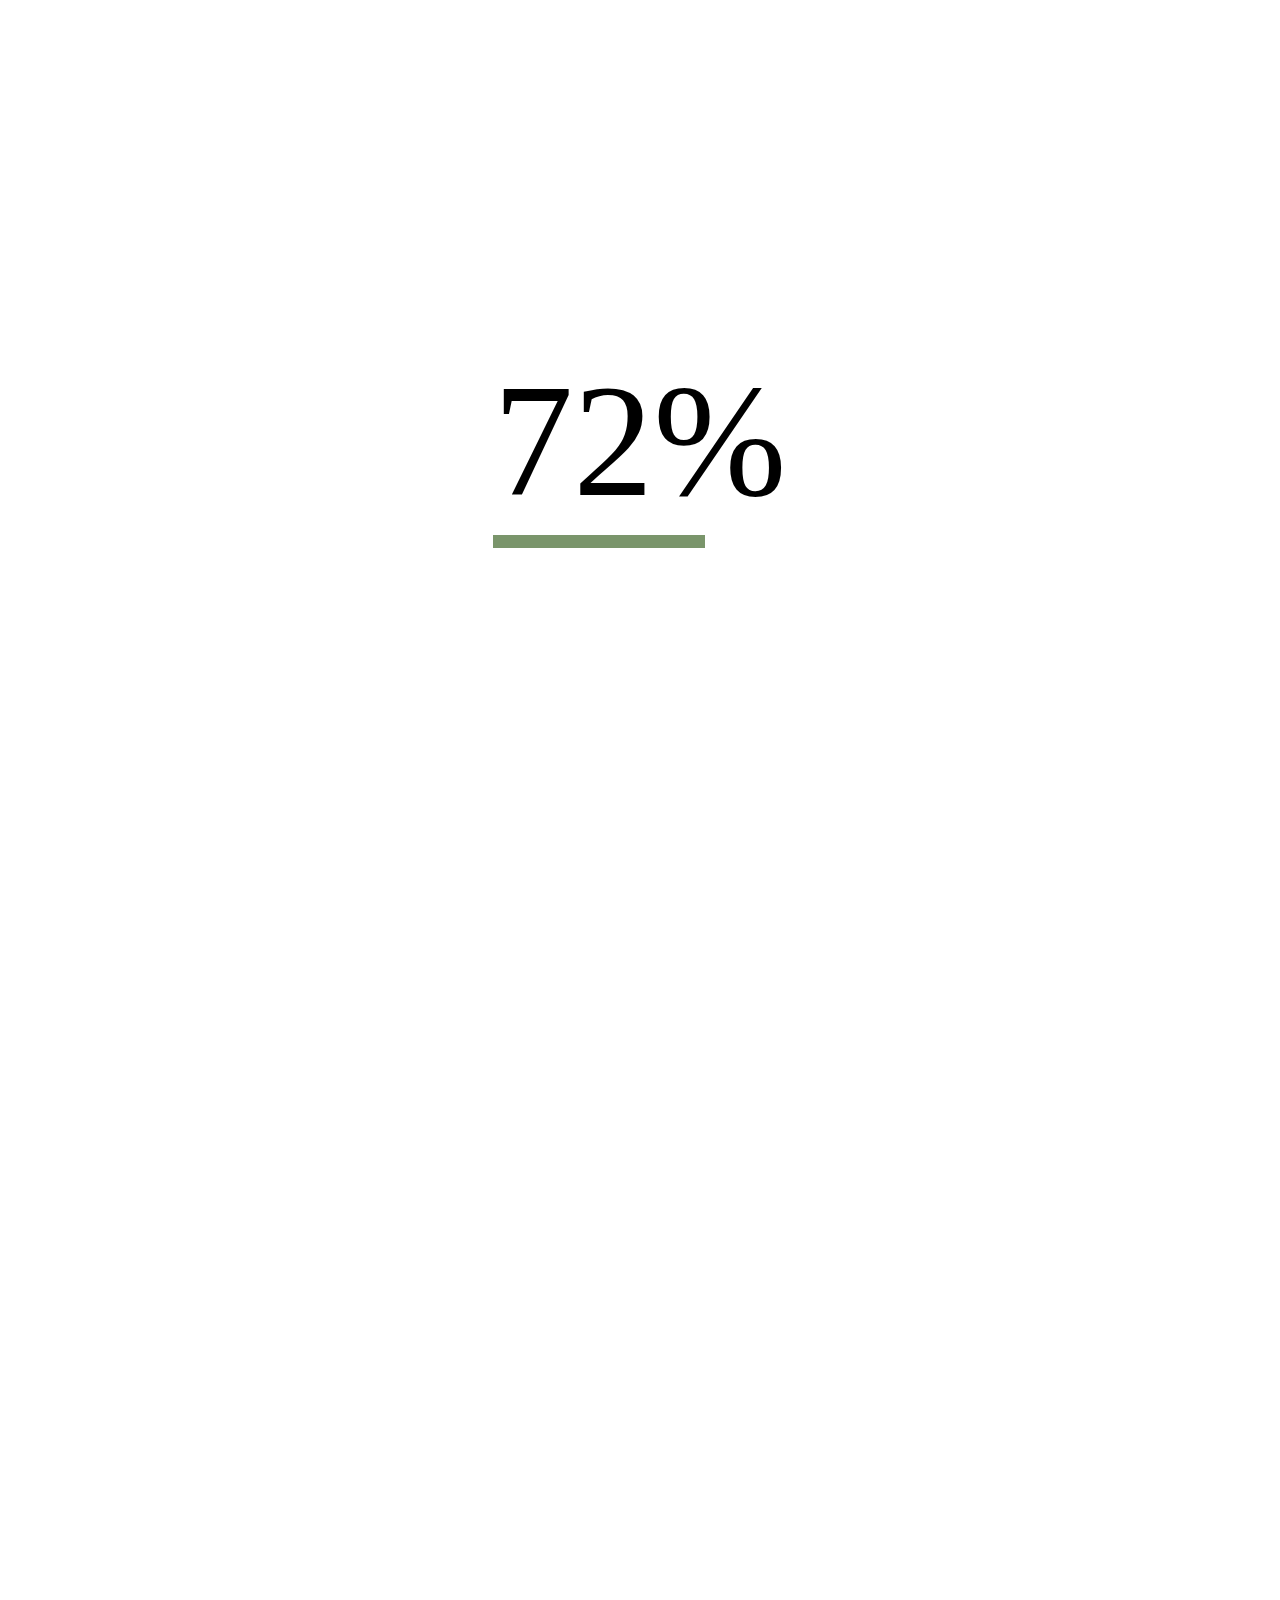
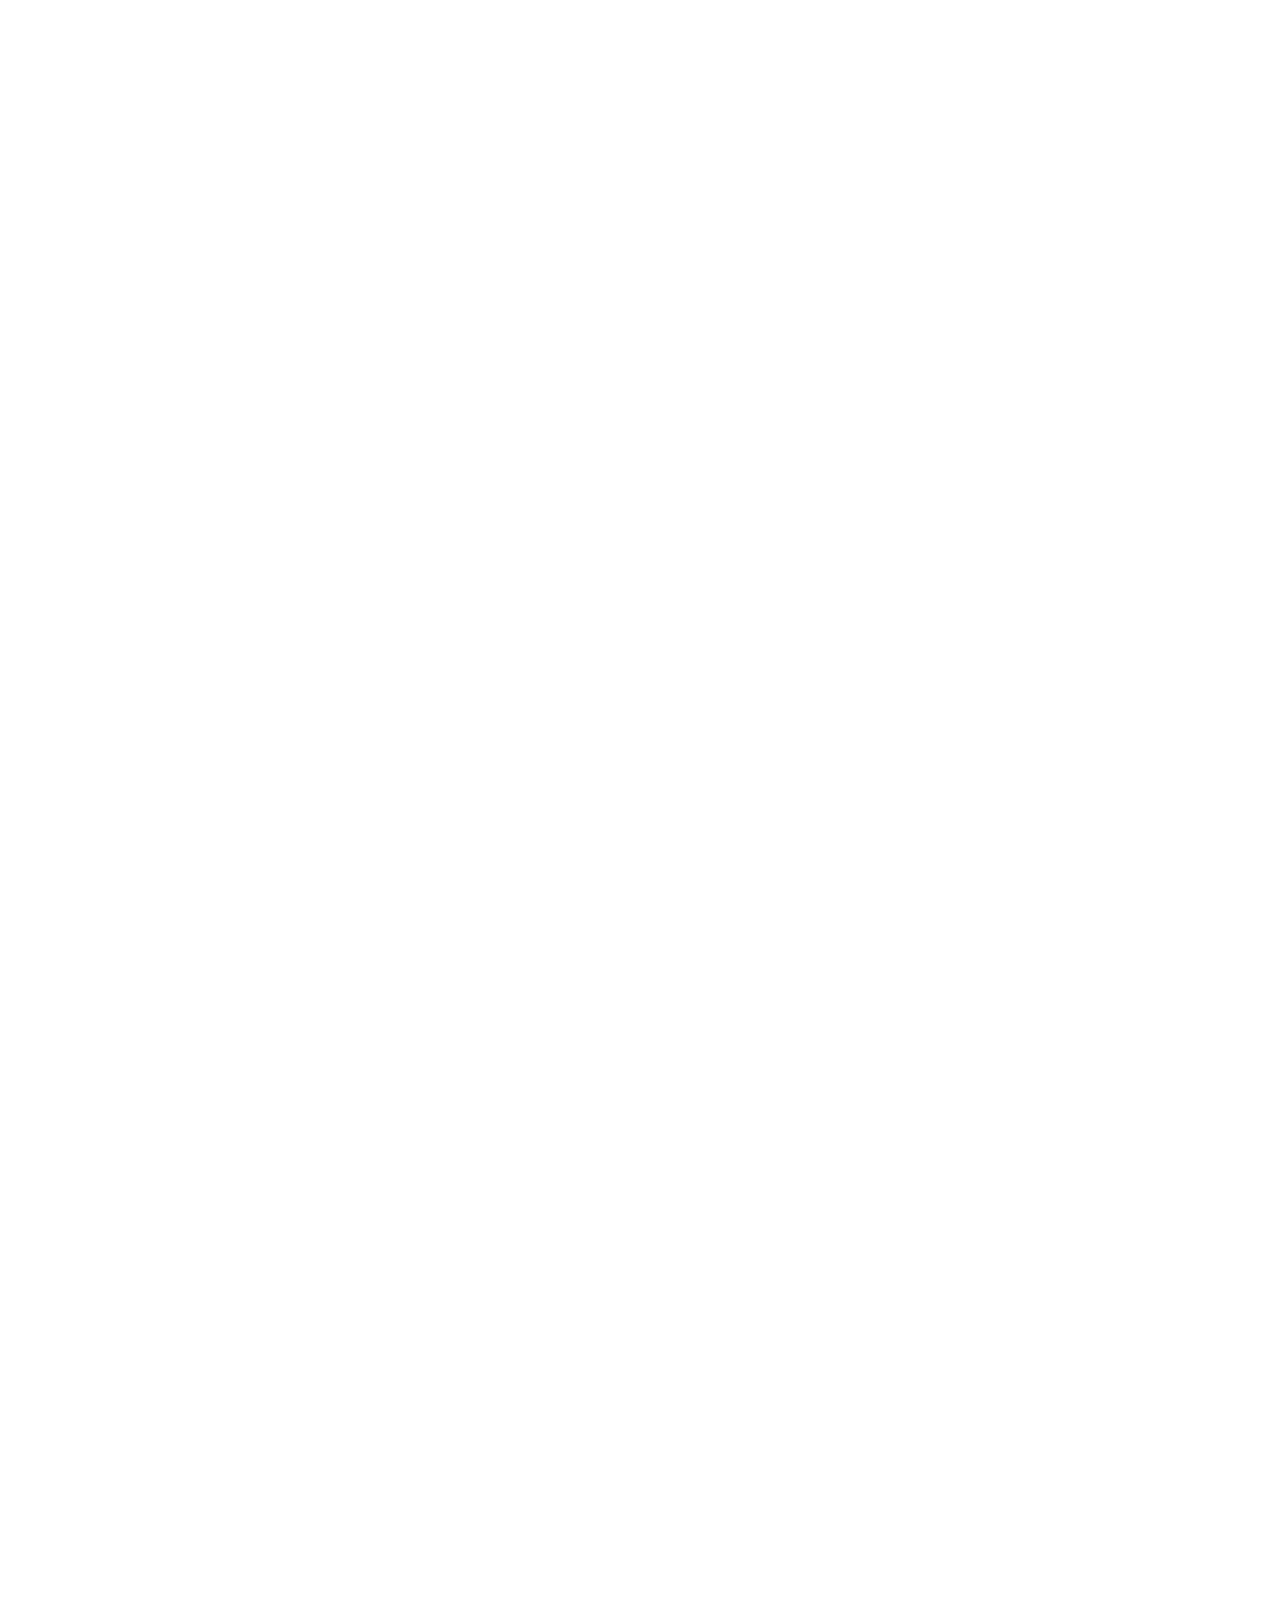
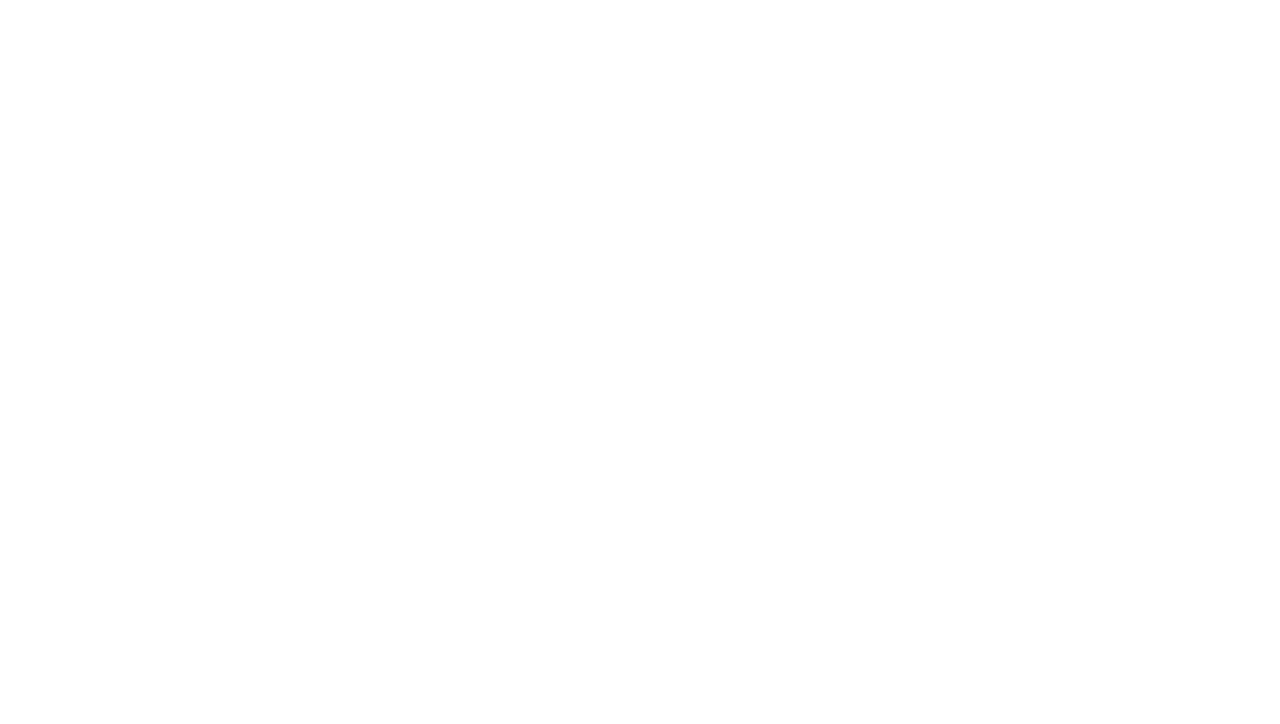
<file: site-access.html>
<!DOCTYPE html>
<html lang="en">

<head>
	<title>Получить доступ к сайту</title>
	<meta charset="UTF-8">
	<meta name="format-detection" content="telephone=no">
	<style>
		body {
			opacity: 0;
		}
	</style>
	<link rel="stylesheet" href="css/style.min.css?_v=20240424163658">
	<link rel="shortcut icon" href="favicon.ico">
	<!-- <meta name="robots" content="noindex, nofollow"> -->
	<meta name="viewport" content="width=device-width, initial-scale=1.0">
</head>

<body>
	<div class="wrapper">
		<header class="header" data-scroll-show>
			<div class="header__top-wrap" data-lp>
				<div class="header__container">
					<div class="header__top">
						<a href="#" class="header__logo"><img src="img/logo.svg" alt="Logo"></a>
						<div class="header__menu-block">
							<div class="header__menu menu">
								<nav class="menu__body">
									<ul class="menu__list">
										<li class="menu__item"><a href="#" class="menu__link">Справочник</a></li>
										<li class="menu__item"><a href="#" class="menu__link">Новости</a></li>
										<li class="menu__item"><a href="#" class="menu__link">Блог</a></li>
										<li class="menu__item"><a href="#" class="menu__link menu__link_user">Войти</a></li>
									</ul>
								</nav>
							</div>
						</div>
						<a href="#" class="header__btn button" data-da=".header__menu, 479.98, last">Для бизнеса</a>
						<button type="button" class="menu__icon icon-menu"><span></span></button>
					</div>
				</div>
			</div>
			<div class="header__bottom">
				<div class="header__container">
					<form action="#" class="header__form form-search">
						<button type="button" class="form-search__button" aria-label="Найти"></button>
						<div class="form-search__input">
							<input autocomplete="off" type="text" name="form[]" placeholder="Введите название компании" class="input">
						</div>
						<button type="button" class="form-search__btn button button_fill">Найти</button>
					</form>
				</div>
			</div>
		</header>
		<main class="page">
			<section class="page__site-access-promo site-access-promo">
				<div class="site-access-promo__bg" data-prlx-mouse></div>
				<div class="site-access-promo__container">
					<div class="site-access-promo__body">
						<h1 class="site-access-promo__title title">Как получить доступ к официальному сайту Company_name</h1>
						<div class="site-access-promo__text">
							<p>
								Трейдинг по своей природе всегда связан с риском. Человек, принявший подделку за официальный
								сайт брокера, столкнется уже не с типичными рисками, а с гарантированной потерей денег. 
							</p>
							<p>Как не ошибиться при выборе?</p>
						</div>
					</div>
					<form action="#" class="site-access-promo__form expert-form">
						<h3 class="expert-form__title">ЗАКАЖИТЕ БЕСПЛАТНУЮ ЭКСПЕРТИЗУ САЙТА</h3>
						<div class="expert-form__input">
							<label hidden for="enterName">Ваше имя</label>
							<input autocomplete="off" type="text" id="enterName" name="name" data-required data-error="Заполните поле" placeholder="Введите имя" class="input">
						</div>
						<div class="expert-form__input">
							<label hidden for="enterPhone">Номер телефона</label>
							<input autocomplete="off" data-inputmask="'mask': '+7(999)999-99-99'" type="tel" data-required id="enterPhone" name="phone" data-error="Заполните поле" placeholder="Введите номер телефона" class="input">
						</div>
						<div class="expert-form__input">
							<label hidden for="enterEmail">Электронная почта</label>
							<input autocomplete="off" type="email" id="enterEmail" data-required="email" name="name" data-error="Заполните поле" placeholder="Введите электронную почту" class="input">
						</div>
						<div class="expert-form__check checkbox">
							<input id="c_1" data-error="Помилка" class="checkbox__input" type="checkbox" value="1" name="form[]" checked>
							<label for="c_1" class="checkbox__label"><span class="checkbox__text">Отправляя заявку,
									я даю согласие <a href="#" class="">
										на обработку
										персональных данных
									</a></span></label>
						</div>
						<button type="submit" class="button button_fill expert-form__button">Опубликовать
							комментарий</button>
					</form>
				</div>
			</section>
			<section class="page__other-sites other-sites">
				<div class="other-sites__container">
					<h2 class="other-sites__title title">
						У брокера Company_name могут быть другие сайты помимо официального?
					</h2>
					<div class="other-sites__items">
						<div class="other-sites__item">
							<div class="other-sites__nummber">
								01
							</div>
							<div class="other-sites__text">
								<p>
									У любой компании могут. Интернет-мошенники подделывают официальные сайты маркетплейсов,
									банков, брокеров, билетных сервисов и т. д. Они подбирают подходящие доменные имена, копируют
									логотипы и визуальное оформление оригинала.
								</p>
							</div>
						</div>
						<div class="other-sites__item">
							<div class="other-sites__nummber">
								02
							</div>
							<div class="other-sites__text">
								<p>
									В худшем варианте сам брокер может оказаться нелегальным, и тогда даже его единственный сайт
									представляет опасность для всех клиентов.
								</p>
							</div>
						</div>
					</div>
				</div>
			</section>
			<section class="page__fake-sites fake-sites">
				<div class="fake-sites__container">
					<h2 class="fake-sites__title title">
						Как часто встречаются фейковые сайты, изображающие официальные?
					</h2>
					<div class="fake-sites__text">
						<p>
							В сфере финансовых услуг такую статистику ведет государственный регулятор Центробанк РФ. В его
							задачи
							входит выявлять нелегальных участников рынка и сайты- подражатели, а также ограничивать к ним
							доступ.
						</p>
					</div>
					<div class="fake-sites__statistic statistic-fake">
						<h3 class="statistic-fake__title">Официальная статистика регулятора</h3>
						<div class="statistic-fake__items" data-watch data-watch-once>
							<div class="statistic-fake__item">
								<span class="statistic-fake__number">
									<span data-digits-counter data-digits-counter-speed="1300">9000</span>+
								</span>
								<div class="statistic-fake__text">
									<p>сайтов с предложениями нелегальных финансовых услуг он заблокировал в 2022 году</p>
								</div>
							</div>
							<div class="statistic-fake__item">
								<span class="statistic-fake__number">
									<span data-digits-counter data-digits-counter-speed="1300">5000</span>+
								</span>
								<div class="statistic-fake__text">
									<p>аналогичных интернет-ресурсов ЦБ РФ закрыл только за первое полугодие 2023-го</p>
								</div>
							</div>
						</div>
					</div>
					<div class="fake-sites__banner banner-fake" data-watch data-watch-once>
						<div class="banner-fake__text">
							<p>Статистика финансового регулятора отражает только часть реальных масштабов проблемы. Пока
								надзорные
								органы блокируют доступ к одному интернет-ресурсу, мошенники запускают десятки новых.</p>
						</div>
					</div>
				</div>
			</section>
			<section class="page__access-how access-how">
				<div class="access-how__container">
					<h2 class="access-how__title title">
						Как отличить официальный сайт Company_name от мошеннического?
					</h2>
					<div class="access-how__body" data-watch data-watch-once>
						<div class="access-how__item">
							<div class="access-how__text">
								<p>Проверьте историю доменного имени интернет-ресурса</p>
							</div>
						</div>
						<div class="access-how__item">
							<div class="access-how__text">
								<p>Оцените даты создания и последнего обновления</p>
							</div>
						</div>
						<div class="access-how__item">
							<div class="access-how__text">
								<p>Пробейте номер, на который сайт зарегистрирован</p>
							</div>
						</div>
						<div class="access-how__item">
							<div class="access-how__text">
								<p>Изучите сертификат интернет-ресурса</p>
							</div>
						</div>
						<div class="access-how__item">
							<div class="access-how__text">
								<p>Наличие и подлинность регистрации</p>
							</div>
						</div>
						<div class="access-how__item">
							<div class="access-how__text">
								<p>Наличие лицензии и ее подтверждение регулятором</p>
							</div>
						</div>
						<div class="access-how__item">
							<div class="access-how__text">
								<p>Оцените полноту комплекта документов</p>
							</div>
						</div>
						<div class="access-how__item">
							<div class="access-how__text">
								<p>Выявите наличие у сайта клонов</p>
							</div>
						</div>
						<div class="access-how__item">
							<div class="access-how__text">
								<p>Публикует ли брокер отчетность</p>
							</div>
						</div>
						<div class="access-how__item">
							<div class="access-how__text">
								<p>Действительна ли его контактная информация</p>
							</div>
						</div>
					</div>
					<div class="access-how__banner banner-access-how" data-watch data-watch-once>
						<div class="banner-access-how__icon">
							<svg width="40" height="42" viewBox="0 0 40 42" fill="none" xmlns="http://www.w3.org/2000/svg">
								<path d="M20 12.5V23" stroke="#A10F2B" stroke-width="2" stroke-linecap="round" stroke-linejoin="round" />
								<path d="M38.1604 14.1601V27.84C38.1604 30.08 36.9604 32.1601 35.0204 33.3001L23.1404 40.1601C21.2004 41.2801 18.8003 41.2801 16.8403 40.1601L4.96033 33.3001C3.02033 32.1801 1.82031 30.1 1.82031 27.84V14.1601C1.82031 11.9201 3.02033 9.83999 4.96033 8.69999L16.8403 1.84C18.7803 0.72 21.1804 0.72 23.1404 1.84L35.0204 8.69999C36.9604 9.83999 38.1604 11.9001 38.1604 14.1601Z" stroke="#A10F2B" stroke-width="2" stroke-linecap="round" stroke-linejoin="round" />
								<path d="M20 29.4004V29.6004" stroke="#A10F2B" stroke-width="2" stroke-linecap="round" stroke-linejoin="round" />
							</svg>
						</div>
						<div class="banner-access-how__text">
							<p>Это только часть из комплекса проверочных действий, однако выполнение данного чек-листа поможет
								существенно снизить риски регистрации на нелегальном брокерском ресурсе</p>
						</div>
					</div>
					<a href="#" class="access-how__button button">
						Получить экспертизу сайта бесплатно
					</a>
				</div>
			</section>
			<section class="page__site-access-footer site-access-footer">
				<div class="site-access-footer__bg" data-prlx-mouse></div>
				<div class="site-access-footer__container">
					<div class="site-access-footer__body">
						<h2 class="site-access-footer__title title" data-watch data-watch-once>Проверьте официальный статус сайта Company_name своевременно</h2>
						<div class="site-access-footer__items">
							<div class="site-access-footer__item" data-watch data-watch-once>
								<h3 class="site-access-footer__item-title">
									Лучший вариант
								</h3>
								<div class="site-access-footer__text">
									<p>
										До того, как вы приняли решение зарегистрировать личный кабинет Company_name, передав брокеру личные и контактные данные.
									</p>

								</div>
							</div>
							<div class="site-access-footer__item" data-watch data-watch-once>
								<h3 class="site-access-footer__item-title">
									Нормальный вариант
								</h3>
								<div class="site-access-footer__text">
									<p>
										После регистрации, но до того, как вы доверите компании деньги, отправив первый депозит.
									</p>

								</div>
							</div>
							<div class="site-access-footer__item" data-watch data-watch-once>
								<h3 class="site-access-footer__item-title">
									Лучше поздно чем никогда
								</h3>
								<div class="site-access-footer__text">
									<p>
										После того, как уже столкнулись с проблемами вывода средств. Диагностика сайта и самого брокера позволит составить правильный план их возврата.
									</p>

								</div>
							</div>
						</div>

					</div>
					<form action="#" class="site-access-footer__form expert-form">
						<h3 class="expert-form__title">ЗАКАЖИТЕ БЕСПЛАТНУЮ ЭКСПЕРТИЗУ САЙТА</h3>
						<div class="expert-form__input">
							<label hidden for="name">Ваше имя</label>
							<input autocomplete="off" type="text" id="name" name="name" data-required data-error="Заполните поле" placeholder="Введите имя" class="input">
						</div>
						<div class="expert-form__input">
							<label hidden for="phone">Номер телефона</label>
							<input autocomplete="off" data-inputmask="'mask': '+7(999)999-99-99'" type="tel" data-required id="phone" name="phone" data-error="Заполните поле" placeholder="Введите номер телефона" class="input">
						</div>
						<div class="expert-form__input">
							<label hidden for="email">Электронная почта</label>
							<input autocomplete="off" type="email" id="email" data-required="email" name="name" data-error="Заполните поле" placeholder="Введите электронную почту" class="input">
						</div>
						<div class="expert-form__input">
							<label hidden for="registraded">Вы уже зарегистрировались у брокера?</label>
							<input autocomplete="off" type="text" id="registraded" data-required name="registraded" data-error="Заполните поле" placeholder="Вы уже зарегистрировались у брокера?" class="input">
						</div>
						<div class="expert-form__input">
							<label hidden for="send">Вы уже отправили брокеру депозит?</label>
							<input autocomplete="off" type="text" id="send" data-required name="send" data-error="Заполните поле" placeholder="Вы уже отправили брокеру депозит?" class="input">
						</div>
						<div class="expert-form__check checkbox">
							<input id="c_2" data-error="Ошибка" class="checkbox__input" type="checkbox" value="1" name="form[]" checked>
							<label for="c_2" class="checkbox__label"><span class="checkbox__text">Отправляя заявку,
									я даю согласие <a href="#" class="">
										на обработку
										персональных данных
									</a></span></label>
						</div>
						<button type="submit" class="button button_fill expert-form__button">Получить экспертизу сайта бесплатно</button>
					</form>
				</div>
			</section>
		</main>
		<div id="popupRegistration" aria-hidden="true" class="popup form-popup">
			<div class="popup__wrapper form-popup__wrapper">
				<div class="popup__content form-popup__content">
					<button data-close type="button" class="form-popup__close popup__close"></button>
					<form action="3" class="form-popup__form">
						<h3 class="form-popup__title">Регистрируйтесь на ВСЯ ПРАВДА</h3>
						<div class="form-popup__text">
							<p>Будьте в курсе всех новостей и проверяйте компании на надежность</p>
						</div>
						<div class="form-popup__input">
							<label class="form-popup__label" for="namePopup">Ваше имя</label>
							<input id="namePopup" autocomplete="off" data-required data-error="Заполните это поле" type="text" name="form[]" placeholder="Введите имя" class="input">
						</div>
						<div class="form-popup__input">
							<label class="form-popup__label" for="emailPopup">Электронная почта</label>
							<input id="emailPopup" autocomplete="off" type="text" name="form[]" data-required="email" data-error="Введите правильный адрес" placeholder="Введите электронную почту" class="input">
						</div>
						<div class="form-popup__input">
							<label class="form-popup__label" for="phonePopu">Номер телефона</label>
							<input id="phonePopu" autocomplete="off" type="text" name="form[]" data-required data-inputmask="'mask': '+7(999)999-99-99'" data-error="Заполните это поле" placeholder="Введите номер телефона" class="input tel">
						</div>
						<button type="submit" class="form-popup__button button button_fill">Зарегистрироваться</button>
					</form>
				</div>
			</div>
		</div>
		<!-- Стилі для body -->
		<style>
			.lock body {
				overflow: hidden;
				touch-action: none;
				overscroll-behavior: none;
			}

			.loading body {
				opacity: 0;
				visibility: hidden;
			}

			.loaded body {
				transition: opacity 0.5s ease 0s;
				opacity: 1;
				visibility: visible;
			}
		</style>
		<div id="fls-preloader">
			<!-- Документація: https://template.fls.guru/template-docs/modul-preloader.html -->
			<!-- Стилі для прелоадера -->
			<style>
				* {
					padding: 0px;
					margin: 0px;
					border: 0px;
				}

				*,
				*:before,
				*:after {
					box-sizing: border-box;
				}

				html {
					overflow: hidden;
					touch-action: none;
					overscroll-behavior: none;
				}

				/* Головний блок */
				.fls-preloader {
					pointer-events: none;
					z-index: -1;
					position: fixed;
					width: 100%;
					height: 100%;
					top: 0;
					left: 0;
					display: flex;
					justify-content: center;
					align-items: center;
				}

				/* Блок з елементами */
				.fls-preloader__body {
					padding: 0.93rem;
					max-width: 31.25rem;
					display: flex;
					flex-direction: column;
				}

				/* Блок з лічильником */
				.fls-preloader__counter {
					font-size: 10rem;
				}

				/* Прогресбар */
				.fls-preloader__line {}

				/* Лінія прогресбару */
				.fls-preloader__line span {
					display: inline-block;
					transition: width 0.2s ease;
					height: 0.8rem;
					background-color: #7A956B;
				}
			</style>
			<!-- Скріпт прелоадера -->
			<script>
				function preloader() {
					const preloaderImages = document.querySelector('[data-preloader]') ? document.querySelectorAll('[data-preloader] img') : document.querySelectorAll('img');
					const preloaderContainer = document.querySelector('#fls-preloader');
					if (preloaderImages.length) {
						const preloaderTemplate = `
					<div class="fls-preloader">
						<div class="fls-preloader__body">
							<div class="fls-preloader__counter">0%</div>
							<div class="fls-preloader__line"><span></span></div>
						</div>
					</div>`;
						document.querySelector('html').insertAdjacentHTML("beforeend", preloaderTemplate);

						const
							preloader = document.querySelector('.fls-preloader'),
							showPecentLoad = document.querySelector('.fls-preloader__counter'),
							showLineLoad = document.querySelector('.fls-preloader__line span'),
							htmlDocument = document.documentElement;

						let imagesLoadedCount = counter = progress = 0;

						htmlDocument.classList.add('loading');
						htmlDocument.classList.add('lock');

						preloaderImages.forEach(preloaderImage => {
							const imgClone = document.createElement('img');
							if (imgClone) {
								imgClone.onload = imageLoaded;
								imgClone.onerror = imageLoaded;
								preloaderImage.dataset.src ? imgClone.src = preloaderImage.dataset.src : imgClone.src = preloaderImage.src;
							}
						});

						function setValueProgress(progress) {
							showPecentLoad ? showPecentLoad.innerText = `${progress}%` : null;
							showLineLoad ? showLineLoad.style.width = `${progress}%` : null;
						}
						showPecentLoad ? setValueProgress(progress) : null;

						function imageLoaded() {
							imagesLoadedCount++;
							progress = Math.round((100 / preloaderImages.length) * imagesLoadedCount);
							const intervalId = setInterval(() => {
								counter >= progress ? clearInterval(intervalId) : setValueProgress(++counter);
								counter >= 100 ? addLoadedClass() : null;
							}, 10);
						}

						function addLoadedClass() {
							htmlDocument.classList.add('loaded');
							htmlDocument.classList.remove('lock');
							htmlDocument.classList.remove('loading');
							setInterval(() => {
								preloader.remove();
								preloaderContainer.remove();
							}, 500);
						}
					} else {
						preloaderContainer.remove();
					}
				}
				preloader();
			</script>
		</div>
		<footer class="footer">
			<div class="footer__container">
				<div class="footer__body">
					<div class="footer__item footer__item_1">
						<a href="" class="footer__logo"><picture><source srcset="img/footer-logo.webp" type="image/webp"><img src="img/footer-logo.png" alt="Logo"></picture></a>
						<div class="footer__text">
							<p>Знать всю правду о компании — право каждого клиента.</p>
						</div>
						<div class="footer__copy" data-da=".footer__container, 767.8, last">
							<small>© Вся Правда 2021</small>
						</div>
					</div>
					<div class="footer__item footer__item_2">
						<div class="menu-footer__nav">
							<ul class="footer__menu menu-footer">
								<li class="menu-footer__item">
									<a href="#" class="menu-footer__link">Центр поддержки</a>
								</li>
								<li class="menu-footer__item">
									<a href="#" class="menu-footer__link">Политика приватности</a>
								</li>
								<li class="menu-footer__item">
									<a href="#" class="menu-footer__link">Для рецензентов</a>
								</li>
								<li class="menu-footer__item">
									<a href="#" class="menu-footer__link">Для компаний</a>
								</li>
								<li class="menu-footer__item">
									<a href="#" class="menu-footer__link">Связаться с нами</a>
								</li>
							</ul>
						</div>
					</div>
					<dl class="footer__item footer__item_3">
						<div class="footer__desc-block">
							<dt class="footer__name">
								Телефон
							</dt>
							<dd class="footer__data"><a href="tel:+7609043223456" class="footer__data-link">+760 904 322 34 56</a></dd>
						</div>
						<div class="footer__desc-block">
							<dt class="footer__name">
								Почта
							</dt>
							<dd class="footer__data"><a href="mailto:support@vsyapravda.net" class="footer__data-link footer__data-link_red">support@vsyapravda.net</a></dd>
						</div>
					</dl>
				</div>
			</div>
		</footer>
	</div>
	<script src="js/app.min.js?_v=20240424163658"></script>
</body>

</html>
</file>
<file: css/style.min.css>
@import url(https://fonts.googleapis.com/css2?family=Montserrat:wght@400;500;600;700&family=Open+Sans:wght@800&family=Quicksand:wght@400;700&display=swap);
@charset "UTF-8";
* {
  padding: 0px;
  margin: 0px;
  border: 0px;
}

*,
*:before,
*:after {
  box-sizing: border-box;
}

html,
body {
  height: 100%;
  min-width: 320px;
}

body {
  color: #555555;
  line-height: 1;
  font-family: "Montserrat";
  font-size: 0.875rem;
  -ms-text-size-adjust: 100%;
  -moz-text-size-adjust: 100%;
  -webkit-text-size-adjust: 100%;
  -webkit-font-smoothing: antialiased;
  -moz-osx-font-smoothing: grayscale;
}

input,
button,
textarea {
  font-family: "Montserrat";
  font-size: inherit;
  line-height: inherit;
}

button {
  cursor: pointer;
  color: inherit;
  background-color: transparent;
}

a {
  color: inherit;
  text-decoration: none;
}

ul li {
  list-style: none;
}

img {
  vertical-align: top;
}

h1,
h2,
h3,
h4,
h5,
h6 {
  font-weight: inherit;
  font-size: inherit;
}

.lock body {
  overflow: hidden;
  touch-action: none;
  overscroll-behavior: none;
}
.loaded body {
  opacity: 1;
  transition: opacity 0.3s;
}

.wrapper {
  min-height: 100%;
  display: flex;
  flex-direction: column;
  overflow: hidden;
}
@supports (overflow: clip) {
  .wrapper {
    overflow: clip;
  }
}
.wrapper > main {
  flex: 1 1 auto;
}
.wrapper > * {
  min-width: 0;
}

/*
(i) Стилі будуть застосовуватись до
всіх класів, що містять *__container
Наприклад header__container, main__container і т.п.
Сніппет (HTML): cnt
*/
[class*=__container] {
  max-width: 71.25rem;
  margin: 0 auto;
  padding: 0 0.9375rem;
}

input[type=text],
input[type=email],
input[type=tel],
textarea {
  -webkit-appearance: none;
  -moz-appearance: none;
  appearance: none;
}

.input {
  width: 100%;
  display: block;
  padding: 0px 20px;
  border: 1px solid #eee;
}
.input[placeholder]:not([data-placeholder-nohiden])::placeholder {
  transition: opacity 0.3s;
}
.input[placeholder]:not([data-placeholder-nohiden]):focus::placeholder {
  opacity: 0;
}

textarea.input {
  resize: none;
  padding: 0px 0px;
}
textarea.input:focus::placeholder {
  opacity: 0;
}

textarea:focus::placeholder {
  opacity: 0;
}

.checkbox {
  position: relative;
}
.checkbox:not(:last-child) {
  margin-bottom: 1.25rem;
}
.checkbox__input {
  position: absolute;
  width: 0;
  height: 0;
  opacity: 0;
}
.checkbox__input:focus-visible + .checkbox__label:before {
  box-shadow: 0 0 5px #000;
}
.checkbox__input:checked + .checkbox__label::after {
  transform: scale(1);
}
.checkbox__label {
  cursor: pointer;
  display: inline-flex;
  position: relative;
  gap: 10px;
}
.checkbox__label:before {
  content: "";
  align-self: flex-start;
  flex: 0 0 1.5rem;
  width: 1.5rem;
  height: 1.5rem;
  background-color: #001D42;
  border-radius: 0.125rem;
}
.checkbox__label::after {
  content: "";
  transition: transform 0.3s;
  transform: scale(0);
  position: absolute;
  left: 0.25rem;
  top: 0.25rem;
  width: 1rem;
  height: 1rem;
  background: url("../img/icons/check.svg") center no-repeat;
}
.checkbox__text {
  align-self: center;
  line-height: 157.142857%; /* 22/14 */
}
.checkbox__text a {
  transition: border-color 0.3s;
  border-bottom: 0.0625rem dashed #333;
}
@media (any-hover: hover) {
  .checkbox__text a:hover {
    border-color: transparent;
  }
}

.rating {
  display: flex;
  align-items: flex-end;
  font-size: 40px;
  line-height: 0.75;
  transition: opacity 0.3s ease 0s;
}

.rating.rating_sending {
  opacity: 0.2;
}

.rating.rating_set .rating__active,
.rating.rating_set .rating__item {
  cursor: pointer;
}

.rating__body {
  position: relative;
}

.rating__body::before {
  content: "★★★★★";
  display: block;
}

.rating__active {
  position: absolute;
  width: 0%;
  height: 100%;
  top: 0;
  left: 0;
  overflow: hidden;
}

.rating__active::before {
  content: "★★★★★";
  position: absolute;
  width: 100%;
  height: 100%;
  top: 0;
  left: 0;
  color: #ffd300;
}

.rating__items {
  display: flex;
  position: absolute;
  width: 100%;
  height: 100%;
  top: 0;
  left: 0;
}

.rating__item {
  flex: 0 0 20%;
  height: 100%;
  opacity: 0;
}

.rating__value {
  font-size: 50%;
  line-height: 1;
  padding: 0px 0px 0px 10px;
}

body::after {
  content: "";
  background-color: rgba(0, 0, 0, 0.5);
  position: fixed;
  width: 100%;
  height: 100%;
  top: 0;
  left: 0;
  opacity: 0;
  transition: opacity 0.8s ease 0s;
  pointer-events: none;
  z-index: 149;
}

.popup-show body::after {
  opacity: 1;
}

.popup {
  position: fixed;
  top: 0;
  left: 0;
  bottom: 0;
  right: 0;
  padding: 30px 10px;
  transition: visibility 0.8s ease 0s;
  visibility: hidden;
  pointer-events: none;
}

.popup_show {
  z-index: 150;
  visibility: visible;
  overflow: auto;
  pointer-events: auto;
}

.popup_show .popup__content {
  visibility: visible;
  transform: scale(1);
}

.popup__wrapper {
  display: flex;
  flex-direction: column;
  align-items: center;
  min-height: 100%;
  flex: 1 1 auto;
  width: 100%;
  display: flex;
  justify-content: center;
  align-items: center;
}

.popup__content {
  visibility: hidden;
  transform: scale(0);
  transition: transform 0.3s ease 0s;
  background-color: #eee;
  padding: 20px;
  width: 100%;
  max-width: 900px;
  border-radius: 20px;
}
.lock .popup__content {
  visibility: visible;
}

.tabs__navigation {
  display: flex;
}
.tabs__title {
  border: 1px solid #eee;
  padding: 0.625rem 0.9375rem;
  border-radius: 0.3125rem;
}
.tabs__title._tab-active {
  border: 1px solid #000;
}
.tabs__content {
  border: 1px solid #eee;
  padding: 0.625rem 0.9375rem;
}
[class*=-ibg] {
  position: relative;
}
[class*=-ibg] img {
  position: absolute;
  width: 100%;
  height: 100%;
  top: 0;
  left: 0;
  object-fit: cover;
}

[class*=-ibg_contain] img {
  object-fit: contain;
}

.button {
  padding: 0.75rem 1.75rem;
  border: 1px solid #e64b3b;
  border-radius: 0.3125rem;
  color: #e64b3b;
  transition: all 0.3s;
  text-align: center;
  font-weight: 500;
}
@media (any-hover: hover) {
  .button:hover {
    background: #e64b3b;
    color: #fff;
  }
}
.button_white {
  border: 1px solid #fff;
  color: #fff;
}
@media (any-hover: hover) {
  .button_white:hover {
    border: 1px solid #e64b3b;
  }
}
.button_fill {
  background: #e64b3b;
  color: #fff;
}
@media (any-hover: hover) {
  .button_fill:hover {
    background-color: red;
  }
}
.button_fill-blue {
  background: #001D42;
  color: #fff;
  border: none;
}
@media (any-hover: hover) {
  .button_fill-blue:hover {
    background: #001229;
  }
}
.button_fill-white {
  background: #fff;
  color: #e64b3b;
  min-width: 9.6875rem;
  padding: 0.5625rem 0.625rem;
  font-size: 1rem;
  line-height: 1.5;
  border: transparent;
}
@media (any-hover: hover) {
  .button_fill-white:hover {
    background: #fff;
    color: #e64b3b;
    opacity: 0.9;
  }
}
.button_fill-black {
  background: #111111;
  color: #dbe8fc;
  padding: 0.8125rem 2.375rem;
  font-size: 1rem;
  line-height: 1.5;
  border: none;
}
@media (any-hover: hover) {
  .button_fill-black:hover {
    background: #000;
    color: #dbe8fc;
    opacity: 0.8;
  }
}
.button_blue {
  border: 1px solid #001d42;
  color: #001d42;
}
@media (any-hover: hover) {
  .button_blue:hover {
    background: #001d42;
  }
}

.title {
  line-height: 140%; /* 28/20 */
  font-weight: 700;
  color: #111111;
}
@media (min-width: 71.25em) {
  .title {
    font-size: 1.875rem;
  }
}
@media (min-width: 20em) and (max-width: 71.25em) {
  @supports (font-size: clamp( 1.25rem , 1.006097561rem  +  1.2195121951vw , 1.875rem )) {
    .title {
      font-size: clamp( 1.25rem , 1.006097561rem  +  1.2195121951vw , 1.875rem );
    }
  }
  @supports not (font-size: clamp( 1.25rem , 1.006097561rem  +  1.2195121951vw , 1.875rem )) {
    .title {
      font-size: calc(1.25rem + 0.625 * (100vw - 20rem) / 51.25);
    }
  }
}
@media (max-width: 20em) {
  .title {
    font-size: 1.25rem;
  }
}
.title_big {
  line-height: 118.75%; /* 47.5/40 */
}
@media (min-width: 71.25em) {
  .title_big {
    font-size: 2.5rem;
  }
}
@media (min-width: 20em) and (max-width: 71.25em) {
  @supports (font-size: clamp( 1.5625rem , 1.1966463415rem  +  1.8292682927vw , 2.5rem )) {
    .title_big {
      font-size: clamp( 1.5625rem , 1.1966463415rem  +  1.8292682927vw , 2.5rem );
    }
  }
  @supports not (font-size: clamp( 1.5625rem , 1.1966463415rem  +  1.8292682927vw , 2.5rem )) {
    .title_big {
      font-size: calc(1.5625rem + 0.9375 * (100vw - 20rem) / 51.25);
    }
  }
}
@media (max-width: 20em) {
  .title_big {
    font-size: 1.5625rem;
  }
}
.title_white {
  color: #fff;
}
.title_small {
  line-height: 133.333333%; /* 32/24 */
}
@media (min-width: 71.25em) {
  .title_small {
    font-size: 1.5rem;
  }
}
@media (min-width: 20em) and (max-width: 71.25em) {
  @supports (font-size: clamp( 1.25rem , 1.1524390244rem  +  0.487804878vw , 1.5rem )) {
    .title_small {
      font-size: clamp( 1.25rem , 1.1524390244rem  +  0.487804878vw , 1.5rem );
    }
  }
  @supports not (font-size: clamp( 1.25rem , 1.1524390244rem  +  0.487804878vw , 1.5rem )) {
    .title_small {
      font-size: calc(1.25rem + 0.25 * (100vw - 20rem) / 51.25);
    }
  }
}
@media (max-width: 20em) {
  .title_small {
    font-size: 1.25rem;
  }
}

.link-all {
  font-weight: 500;
  line-height: 157.142857%; /* 22/14 */
  color: #e64b3b;
  position: relative;
  display: flex;
  align-items: center;
  gap: 0.4375rem;
}
@media (any-hover: hover) {
  .link-all:hover {
    text-decoration: underline;
  }
}
.link-all::after {
  content: "";
  width: 0.8125rem;
  height: 0.4375rem;
  display: inline-block;
  background: url("../img/icons/arrow-right.svg") 0 0 no-repeat;
}

.gift {
  position: fixed;
  top: 80%;
  cursor: pointer;
  z-index: 2;
}
@media (min-width: 120em) {
  .gift {
    right: 12.5rem;
  }
}
@media (min-width: 47.99875em) and (max-width: 120em) {
  @supports (right: clamp( 0.9375rem , -6.7704987761rem  +  16.0587489801vw , 12.5rem )) {
    .gift {
      right: clamp( 0.9375rem , -6.7704987761rem  +  16.0587489801vw , 12.5rem );
    }
  }
  @supports not (right: clamp( 0.9375rem , -6.7704987761rem  +  16.0587489801vw , 12.5rem )) {
    .gift {
      right: calc(0.9375rem + 11.5625 * (100vw - 47.99875rem) / 72.00125);
    }
  }
}
@media (max-width: 47.99875em) {
  .gift {
    right: 0.9375rem;
  }
}
.gift__item {
  width: 4.25rem;
  height: 4.5rem;
}

.form-popup__content {
  max-width: 29.0625rem;
  background: #fff;
  border-radius: 0.3125rem;
}
@media (min-width: 71.25em) {
  .form-popup__content {
    padding-top: 3.75rem;
  }
}
@media (min-width: 20em) and (max-width: 71.25em) {
  @supports (padding-top: clamp( 2.5rem , 2.012195122rem  +  2.4390243902vw , 3.75rem )) {
    .form-popup__content {
      padding-top: clamp( 2.5rem , 2.012195122rem  +  2.4390243902vw , 3.75rem );
    }
  }
  @supports not (padding-top: clamp( 2.5rem , 2.012195122rem  +  2.4390243902vw , 3.75rem )) {
    .form-popup__content {
      padding-top: calc(2.5rem + 1.25 * (100vw - 20rem) / 51.25);
    }
  }
}
@media (max-width: 20em) {
  .form-popup__content {
    padding-top: 2.5rem;
  }
}
@media (min-width: 71.25em) {
  .form-popup__content {
    padding-bottom: 3.75rem;
  }
}
@media (min-width: 20em) and (max-width: 71.25em) {
  @supports (padding-bottom: clamp( 2.5rem , 2.012195122rem  +  2.4390243902vw , 3.75rem )) {
    .form-popup__content {
      padding-bottom: clamp( 2.5rem , 2.012195122rem  +  2.4390243902vw , 3.75rem );
    }
  }
  @supports not (padding-bottom: clamp( 2.5rem , 2.012195122rem  +  2.4390243902vw , 3.75rem )) {
    .form-popup__content {
      padding-bottom: calc(2.5rem + 1.25 * (100vw - 20rem) / 51.25);
    }
  }
}
@media (max-width: 20em) {
  .form-popup__content {
    padding-bottom: 2.5rem;
  }
}
@media (min-width: 71.25em) {
  .form-popup__content {
    padding-left: 3.75rem;
  }
}
@media (min-width: 20em) and (max-width: 71.25em) {
  @supports (padding-left: clamp( 1.25rem , 0.2743902439rem  +  4.8780487805vw , 3.75rem )) {
    .form-popup__content {
      padding-left: clamp( 1.25rem , 0.2743902439rem  +  4.8780487805vw , 3.75rem );
    }
  }
  @supports not (padding-left: clamp( 1.25rem , 0.2743902439rem  +  4.8780487805vw , 3.75rem )) {
    .form-popup__content {
      padding-left: calc(1.25rem + 2.5 * (100vw - 20rem) / 51.25);
    }
  }
}
@media (max-width: 20em) {
  .form-popup__content {
    padding-left: 1.25rem;
  }
}
@media (min-width: 71.25em) {
  .form-popup__content {
    padding-right: 3.75rem;
  }
}
@media (min-width: 20em) and (max-width: 71.25em) {
  @supports (padding-right: clamp( 1.25rem , 0.2743902439rem  +  4.8780487805vw , 3.75rem )) {
    .form-popup__content {
      padding-right: clamp( 1.25rem , 0.2743902439rem  +  4.8780487805vw , 3.75rem );
    }
  }
  @supports not (padding-right: clamp( 1.25rem , 0.2743902439rem  +  4.8780487805vw , 3.75rem )) {
    .form-popup__content {
      padding-right: calc(1.25rem + 2.5 * (100vw - 20rem) / 51.25);
    }
  }
}
@media (max-width: 20em) {
  .form-popup__content {
    padding-right: 1.25rem;
  }
}
.form-popup__close {
  position: absolute;
  top: 1.25rem;
  right: 1.25rem;
  width: 1rem;
  height: 1rem;
  background: url("../img/icons/close-black.svg") 0 0 no-repeat;
  transition: opacity 0.3;
}
@media (any-hover: hover) {
  .form-popup__close:hover {
    opacity: 0.8;
  }
}
.form-popup__title {
  line-height: 32/24;
  color: #111111;
  text-align: center;
  font-weight: 700;
}
@media (min-width: 71.25em) {
  .form-popup__title {
    font-size: 1.5rem;
  }
}
@media (min-width: 20em) and (max-width: 71.25em) {
  @supports (font-size: clamp( 1.25rem , 1.1524390244rem  +  0.487804878vw , 1.5rem )) {
    .form-popup__title {
      font-size: clamp( 1.25rem , 1.1524390244rem  +  0.487804878vw , 1.5rem );
    }
  }
  @supports not (font-size: clamp( 1.25rem , 1.1524390244rem  +  0.487804878vw , 1.5rem )) {
    .form-popup__title {
      font-size: calc(1.25rem + 0.25 * (100vw - 20rem) / 51.25);
    }
  }
}
@media (max-width: 20em) {
  .form-popup__title {
    font-size: 1.25rem;
  }
}
.form-popup__title:not(:last-child) {
  margin-bottom: 0.625rem;
}
.form-popup__text {
  font-size: 1rem;
  line-height: 1.5;
  text-align: center;
}
@media (min-width: 71.25em) {
  .form-popup__text {
    margin-bottom: 2.5rem;
  }
}
@media (min-width: 20em) and (max-width: 71.25em) {
  @supports (margin-bottom: clamp( 1.25rem , 0.762195122rem  +  2.4390243902vw , 2.5rem )) {
    .form-popup__text {
      margin-bottom: clamp( 1.25rem , 0.762195122rem  +  2.4390243902vw , 2.5rem );
    }
  }
  @supports not (margin-bottom: clamp( 1.25rem , 0.762195122rem  +  2.4390243902vw , 2.5rem )) {
    .form-popup__text {
      margin-bottom: calc(1.25rem + 1.25 * (100vw - 20rem) / 51.25);
    }
  }
}
@media (max-width: 20em) {
  .form-popup__text {
    margin-bottom: 1.25rem;
  }
}
.form-popup__input {
  position: relative;
}
.form-popup__input:not(:last-child) {
  margin-bottom: 1.25rem;
}
.form-popup__input input {
  background: none;
  height: 3.125rem;
  border-radius: 0.3125rem !important;
  border: 1px solid rgba(230, 75, 59, 0.4);
  font-size: 0.875rem;
  color: #999;
}
.form-popup__input .form__error {
  color: #e64b3b;
  position: absolute;
  left: 0;
  top: 102%;
}
.form-popup__label {
  margin-bottom: 0.625rem;
  font-size: 1rem;
  color: #111111;
  line-height: 1.5;
  display: inline-block;
  cursor: pointer;
  display: none;
}
.form-popup__button {
  width: 100%;
  padding: 1rem;
}

.text {
  font-size: 1rem;
  line-height: 1.5;
}

@media (min-width: 71.25em) {
  .page-section {
    padding-top: 6.25rem;
  }
}
@media (min-width: 20em) and (max-width: 71.25em) {
  @supports (padding-top: clamp( 2.5rem , 1.0365853659rem  +  7.3170731707vw , 6.25rem )) {
    .page-section {
      padding-top: clamp( 2.5rem , 1.0365853659rem  +  7.3170731707vw , 6.25rem );
    }
  }
  @supports not (padding-top: clamp( 2.5rem , 1.0365853659rem  +  7.3170731707vw , 6.25rem )) {
    .page-section {
      padding-top: calc(2.5rem + 3.75 * (100vw - 20rem) / 51.25);
    }
  }
}
@media (max-width: 20em) {
  .page-section {
    padding-top: 2.5rem;
  }
}
@media (min-width: 71.25em) {
  .page-section {
    padding-bottom: 6.25rem;
  }
}
@media (min-width: 20em) and (max-width: 71.25em) {
  @supports (padding-bottom: clamp( 2.5rem , 1.0365853659rem  +  7.3170731707vw , 6.25rem )) {
    .page-section {
      padding-bottom: clamp( 2.5rem , 1.0365853659rem  +  7.3170731707vw , 6.25rem );
    }
  }
  @supports not (padding-bottom: clamp( 2.5rem , 1.0365853659rem  +  7.3170731707vw , 6.25rem )) {
    .page-section {
      padding-bottom: calc(2.5rem + 3.75 * (100vw - 20rem) / 51.25);
    }
  }
}
@media (max-width: 20em) {
  .page-section {
    padding-bottom: 2.5rem;
  }
}

.breadcrumbs {
  display: flex;
  align-items: center;
  gap: 0.375rem;
  padding: 1.25rem 0;
  overflow: auto;
}
.breadcrumbs__item {
  display: flex;
  align-items: center;
  color: #999;
  gap: 0.25rem;
}
.breadcrumbs__item:last-child {
  color: #001d42;
}
@media (any-hover: hover) {
  .breadcrumbs__item:hover:not(:last-child) {
    text-decoration: underline;
  }
}

.section-items {
  display: grid;
  grid-template-columns: repeat(3, 1fr);
  background: #fff;
  border: 1px solid #eee;
}
@media (max-width: 71.25em) {
  .section-items {
    grid-template-columns: repeat(2, 1fr);
  }
}
@media (max-width: 47.99875em) {
  .section-items {
    grid-template-columns: 1fr;
  }
}
.section-items__item {
  border-right: 1px solid #eee;
  border-bottom: 1px solid #eee;
  background: #fff;
}
@media (min-width: 71.25em) {
  .section-items__item {
    padding-top: 2.5rem;
  }
}
@media (min-width: 20em) and (max-width: 71.25em) {
  @supports (padding-top: clamp( 1.875rem , 1.631097561rem  +  1.2195121951vw , 2.5rem )) {
    .section-items__item {
      padding-top: clamp( 1.875rem , 1.631097561rem  +  1.2195121951vw , 2.5rem );
    }
  }
  @supports not (padding-top: clamp( 1.875rem , 1.631097561rem  +  1.2195121951vw , 2.5rem )) {
    .section-items__item {
      padding-top: calc(1.875rem + 0.625 * (100vw - 20rem) / 51.25);
    }
  }
}
@media (max-width: 20em) {
  .section-items__item {
    padding-top: 1.875rem;
  }
}
@media (min-width: 71.25em) {
  .section-items__item {
    padding-bottom: 2.5rem;
  }
}
@media (min-width: 20em) and (max-width: 71.25em) {
  @supports (padding-bottom: clamp( 1.875rem , 1.631097561rem  +  1.2195121951vw , 2.5rem )) {
    .section-items__item {
      padding-bottom: clamp( 1.875rem , 1.631097561rem  +  1.2195121951vw , 2.5rem );
    }
  }
  @supports not (padding-bottom: clamp( 1.875rem , 1.631097561rem  +  1.2195121951vw , 2.5rem )) {
    .section-items__item {
      padding-bottom: calc(1.875rem + 0.625 * (100vw - 20rem) / 51.25);
    }
  }
}
@media (max-width: 20em) {
  .section-items__item {
    padding-bottom: 1.875rem;
  }
}
@media (min-width: 71.25em) {
  .section-items__item {
    padding-left: 2.1875rem;
  }
}
@media (min-width: 20em) and (max-width: 71.25em) {
  @supports (padding-left: clamp( 1.25rem , 0.8841463415rem  +  1.8292682927vw , 2.1875rem )) {
    .section-items__item {
      padding-left: clamp( 1.25rem , 0.8841463415rem  +  1.8292682927vw , 2.1875rem );
    }
  }
  @supports not (padding-left: clamp( 1.25rem , 0.8841463415rem  +  1.8292682927vw , 2.1875rem )) {
    .section-items__item {
      padding-left: calc(1.25rem + 0.9375 * (100vw - 20rem) / 51.25);
    }
  }
}
@media (max-width: 20em) {
  .section-items__item {
    padding-left: 1.25rem;
  }
}
@media (min-width: 71.25em) {
  .section-items__item {
    padding-right: 2.1875rem;
  }
}
@media (min-width: 20em) and (max-width: 71.25em) {
  @supports (padding-right: clamp( 1.25rem , 0.8841463415rem  +  1.8292682927vw , 2.1875rem )) {
    .section-items__item {
      padding-right: clamp( 1.25rem , 0.8841463415rem  +  1.8292682927vw , 2.1875rem );
    }
  }
  @supports not (padding-right: clamp( 1.25rem , 0.8841463415rem  +  1.8292682927vw , 2.1875rem )) {
    .section-items__item {
      padding-right: calc(1.25rem + 0.9375 * (100vw - 20rem) / 51.25);
    }
  }
}
@media (max-width: 20em) {
  .section-items__item {
    padding-right: 1.25rem;
  }
}
@media (min-width: 71.25em) {
  .section-items__item:nth-child(3n) {
    border-right: 1px solid transparent;
  }
}
@media (max-width: 71.25em) and (min-width: 47.99875em) {
  .section-items__item:nth-child(2n) {
    border-right: 1px solid transparent;
  }
}
@media (max-width: 47.99875em) {
  .section-items__item {
    border-right: 1px solid transparent;
  }
  .section-items__item:last-child {
    border-bottom: transparent;
  }
}
@media (max-width: 25.9375em) {
  .section-items__item {
    margin: 0 -0.9375rem;
  }
}

.section-item__title {
  font-weight: 500;
  line-height: 140%; /* 28/20 */
  color: #111111;
}
@media (min-width: 71.25em) {
  .section-item__title {
    font-size: 1.25rem;
  }
}
@media (min-width: 20em) and (max-width: 71.25em) {
  @supports (font-size: clamp( 1.125rem , 1.0762195122rem  +  0.243902439vw , 1.25rem )) {
    .section-item__title {
      font-size: clamp( 1.125rem , 1.0762195122rem  +  0.243902439vw , 1.25rem );
    }
  }
  @supports not (font-size: clamp( 1.125rem , 1.0762195122rem  +  0.243902439vw , 1.25rem )) {
    .section-item__title {
      font-size: calc(1.125rem + 0.125 * (100vw - 20rem) / 51.25);
    }
  }
}
@media (max-width: 20em) {
  .section-item__title {
    font-size: 1.125rem;
  }
}
.section-item__title:not(:last-child) {
  margin-bottom: 0.5rem;
}
@media (any-hover: hover) {
  .section-item__link:hover {
    text-decoration: underline;
  }
}
.section-item__items {
  display: flex;
  align-items: center;
  background: #fff;
}
.section-item__item {
  border: 1px solid #eee;
  display: flex;
  justify-content: center;
  align-items: center;
  border-radius: 50%;
  width: 5rem;
  height: 5rem;
  transition: transform 0.3s;
  background: #fff;
}
@media (any-hover: hover) {
  .section-item__item:hover {
    transform: scale(1.05);
  }
}
.section-item__item_count {
  font-size: 0.5625rem;
  text-align: center;
  text-transform: uppercase;
  color: #000;
  font-weight: 500;
  line-height: 1;
  flex-direction: column;
  pointer-events: none;
  background: #FAFAFA;
}
.section-item__item_count span {
  display: block;
  font-size: 1rem;
  line-height: 75%; /* 12/16 */
}
.section-item__item:not(:first-child) {
  margin-left: -0.625rem;
}
.section-item__img {
  height: 1.875rem;
  display: flex;
  align-items: center;
}
.section-item__img img {
  max-width: 100%;
}

.add-company-banner {
  background: #0052ff;
}
.add-company-banner__body {
  color: #fff;
}
.add-company-banner__button {
  color: #0052ff;
  background: #fff;
}

.banner {
  border-radius: 0.3125rem;
  display: flex;
  padding-top: 1.25rem;
  padding-bottom: 1.25rem;
  align-items: center;
  gap: 1.25rem;
  justify-content: space-between;
  transition: opacity 0.3s;
}
@media (min-width: 71.25em) {
  .banner {
    padding-left: 2.5rem;
  }
}
@media (min-width: 20em) and (max-width: 71.25em) {
  @supports (padding-left: clamp( 1.25rem , 0.762195122rem  +  2.4390243902vw , 2.5rem )) {
    .banner {
      padding-left: clamp( 1.25rem , 0.762195122rem  +  2.4390243902vw , 2.5rem );
    }
  }
  @supports not (padding-left: clamp( 1.25rem , 0.762195122rem  +  2.4390243902vw , 2.5rem )) {
    .banner {
      padding-left: calc(1.25rem + 1.25 * (100vw - 20rem) / 51.25);
    }
  }
}
@media (max-width: 20em) {
  .banner {
    padding-left: 1.25rem;
  }
}
@media (min-width: 71.25em) {
  .banner {
    padding-right: 2.5rem;
  }
}
@media (min-width: 20em) and (max-width: 71.25em) {
  @supports (padding-right: clamp( 1.25rem , 0.762195122rem  +  2.4390243902vw , 2.5rem )) {
    .banner {
      padding-right: clamp( 1.25rem , 0.762195122rem  +  2.4390243902vw , 2.5rem );
    }
  }
  @supports not (padding-right: clamp( 1.25rem , 0.762195122rem  +  2.4390243902vw , 2.5rem )) {
    .banner {
      padding-right: calc(1.25rem + 1.25 * (100vw - 20rem) / 51.25);
    }
  }
}
@media (max-width: 20em) {
  .banner {
    padding-right: 1.25rem;
  }
}
@media (max-width: 29.99875em) {
  .banner {
    padding-bottom: 1.5625rem;
  }
}
@media (max-width: 61.99875em) {
  .banner {
    flex-direction: column;
    align-items: start;
  }
}
@media (any-hover: hover) {
  .banner:hover {
    opacity: 0.8;
  }
}
.banner__body {
  max-width: 43.75rem;
}
.banner__title {
  font-size: 1.5rem;
  line-height: 141.666667%; /* 34/24 */
  font-weight: 700;
}
.banner__title:not(:last-child) {
  margin-bottom: 0.25rem;
}
.banner__text {
  font-size: 1rem;
  line-height: 1.5;
}
.banner__button {
  padding: 1rem 1.875rem;
  font-size: 1rem;
  font-weight: 500;
  line-height: 1.5;
  border-radius: 0.3125rem;
  text-align: center;
}
@media (max-width: 71.25em) {
  .banner__button {
    padding: 1rem 0.9375rem;
  }
}
@media (max-width: 61.99875em) {
  .banner__button {
    width: 100%;
  }
}

.blocked-account-banner {
  background: #f7f5ed;
}
.blocked-account-banner__body {
  color: #111111;
}
.blocked-account-banner__button {
  color: #fff;
  background: #01957b;
}
@media (min-width: 29.99875em) {
  .blocked-account-banner__button {
    width: auto;
  }
}

.refund-banner {
  background: url("../img/refund-banner.jpg") 0 0 no-repeat;
  background-size: cover;
}
.refund-banner__body {
  color: #fff;
}
.refund-banner__button {
  color: #fff;
  background: #6639b6;
  text-align: center;
}
@media (min-width: 29.99875em) {
  .refund-banner__button {
    align-self: start;
    width: auto;
  }
}

.check-company-banner {
  background: #e8c51a;
  position: relative;
}
.check-company-banner::before {
  content: "";
  position: absolute;
  left: -0.8125rem;
  top: -0.6875rem;
  width: 5rem;
  height: 5rem;
  background: url("../img/icons/check-banner.svg") 0 0 no-repeat;
}
.check-company-banner__body {
  color: #111111;
}
.check-company-banner__title {
  position: relative;
  z-index: 1;
}
.check-company-banner__text {
  position: relative;
  z-index: 1;
}
.check-company-banner__button {
  color: #000;
  background: #fff;
  text-align: center;
}
@media (min-width: 29.99875em) {
  .check-company-banner__button {
    width: auto;
  }
}

@media (min-width: 71.25em) {
  .popular-companies {
    padding-top: 3.75rem;
  }
}
@media (min-width: 20em) and (max-width: 71.25em) {
  @supports (padding-top: clamp( 2.5rem , 2.012195122rem  +  2.4390243902vw , 3.75rem )) {
    .popular-companies {
      padding-top: clamp( 2.5rem , 2.012195122rem  +  2.4390243902vw , 3.75rem );
    }
  }
  @supports not (padding-top: clamp( 2.5rem , 2.012195122rem  +  2.4390243902vw , 3.75rem )) {
    .popular-companies {
      padding-top: calc(2.5rem + 1.25 * (100vw - 20rem) / 51.25);
    }
  }
}
@media (max-width: 20em) {
  .popular-companies {
    padding-top: 2.5rem;
  }
}
@media (min-width: 71.25em) {
  .popular-companies {
    padding-bottom: 3.75rem;
  }
}
@media (min-width: 20em) and (max-width: 71.25em) {
  @supports (padding-bottom: clamp( 2.5rem , 2.012195122rem  +  2.4390243902vw , 3.75rem )) {
    .popular-companies {
      padding-bottom: clamp( 2.5rem , 2.012195122rem  +  2.4390243902vw , 3.75rem );
    }
  }
  @supports not (padding-bottom: clamp( 2.5rem , 2.012195122rem  +  2.4390243902vw , 3.75rem )) {
    .popular-companies {
      padding-bottom: calc(2.5rem + 1.25 * (100vw - 20rem) / 51.25);
    }
  }
}
@media (max-width: 20em) {
  .popular-companies {
    padding-bottom: 2.5rem;
  }
}
@media (min-width: 71.25em) {
  .popular-companies__banner {
    margin-bottom: 3.75rem;
  }
}
@media (min-width: 20em) and (max-width: 71.25em) {
  @supports (margin-bottom: clamp( 2.5rem , 2.012195122rem  +  2.4390243902vw , 3.75rem )) {
    .popular-companies__banner {
      margin-bottom: clamp( 2.5rem , 2.012195122rem  +  2.4390243902vw , 3.75rem );
    }
  }
  @supports not (margin-bottom: clamp( 2.5rem , 2.012195122rem  +  2.4390243902vw , 3.75rem )) {
    .popular-companies__banner {
      margin-bottom: calc(2.5rem + 1.25 * (100vw - 20rem) / 51.25);
    }
  }
}
@media (max-width: 20em) {
  .popular-companies__banner {
    margin-bottom: 2.5rem;
  }
}
@media (min-width: 71.25em) {
  .popular-companies__title {
    margin-bottom: 1.875rem;
  }
}
@media (min-width: 20em) and (max-width: 71.25em) {
  @supports (margin-bottom: clamp( 1.25rem , 1.006097561rem  +  1.2195121951vw , 1.875rem )) {
    .popular-companies__title {
      margin-bottom: clamp( 1.25rem , 1.006097561rem  +  1.2195121951vw , 1.875rem );
    }
  }
  @supports not (margin-bottom: clamp( 1.25rem , 1.006097561rem  +  1.2195121951vw , 1.875rem )) {
    .popular-companies__title {
      margin-bottom: calc(1.25rem + 0.625 * (100vw - 20rem) / 51.25);
    }
  }
}
@media (max-width: 20em) {
  .popular-companies__title {
    margin-bottom: 1.25rem;
  }
}
.popular-companies__body {
  display: grid;
  grid-template-columns: repeat(6, 1fr);
  gap: 1rem;
}
@media (max-width: 61.99875em) {
  .popular-companies__body {
    grid-template-columns: repeat(4, 1fr);
  }
}
@media (max-width: 47.99875em) {
  .popular-companies__body {
    grid-template-columns: repeat(3, 1fr);
  }
}
@media (max-width: 29.99875em) {
  .popular-companies__body {
    grid-template-columns: repeat(2, 1fr);
  }
}
@media (max-width: 23.4375em) {
  .popular-companies__body {
    grid-template-columns: auto;
  }
}

.popular-companies-body__item {
  padding: 1.25rem;
  border-radius: 0.3125rem;
  border: 1px solid #eee;
  display: flex;
  flex-direction: column;
  align-items: center;
}
.popular-companies-body__logo {
  text-align: center;
  margin-bottom: 1rem;
  transition: opacity 0.3;
  height: 2.1875rem;
  display: flex;
  align-items: center;
  justify-content: center;
}
@media (any-hover: hover) {
  .popular-companies-body__logo:hover {
    opacity: 0.8;
  }
}
.popular-companies-body__logo img {
  max-width: 100%;
  object-fit: cover;
}
.popular-companies-body__rating {
  display: flex;
  gap: 0.3125rem;
  margin-bottom: 0.25rem;
}
.popular-companies-body__rating img {
  width: 0.9375rem;
}
.popular-companies-body__name {
  font-size: 1rem;
  line-height: 1.5;
  font-weight: 500;
  color: #111111;
  text-align: center;
}
@media (any-hover: hover) {
  .popular-companies-body__name:hover {
    text-decoration: underline;
  }
}
.popular-companies-body__category {
  color: #999;
  font-size: 0.75rem;
  line-height: 166.666667%; /* 20/12 */
  text-align: center;
}
.popular-companies-body__category span {
  border-bottom: 1px dashed #999;
  transition: border-color 0.3s;
}
@media (any-hover: hover) {
  .popular-companies-body__category span:hover {
    border-color: transparent;
  }
}

@media (min-width: 71.25em) {
  .discussed-companies {
    padding-bottom: 3.75rem;
  }
}
@media (min-width: 20em) and (max-width: 71.25em) {
  @supports (padding-bottom: clamp( 2.5rem , 2.012195122rem  +  2.4390243902vw , 3.75rem )) {
    .discussed-companies {
      padding-bottom: clamp( 2.5rem , 2.012195122rem  +  2.4390243902vw , 3.75rem );
    }
  }
  @supports not (padding-bottom: clamp( 2.5rem , 2.012195122rem  +  2.4390243902vw , 3.75rem )) {
    .discussed-companies {
      padding-bottom: calc(2.5rem + 1.25 * (100vw - 20rem) / 51.25);
    }
  }
}
@media (max-width: 20em) {
  .discussed-companies {
    padding-bottom: 2.5rem;
  }
}
.discussed-companies__container {
  display: grid;
}
@media (min-width: 71.25em) {
  .discussed-companies__title {
    margin-bottom: 1.875rem;
  }
}
@media (min-width: 20em) and (max-width: 71.25em) {
  @supports (margin-bottom: clamp( 1.25rem , 1.006097561rem  +  1.2195121951vw , 1.875rem )) {
    .discussed-companies__title {
      margin-bottom: clamp( 1.25rem , 1.006097561rem  +  1.2195121951vw , 1.875rem );
    }
  }
  @supports not (margin-bottom: clamp( 1.25rem , 1.006097561rem  +  1.2195121951vw , 1.875rem )) {
    .discussed-companies__title {
      margin-bottom: calc(1.25rem + 0.625 * (100vw - 20rem) / 51.25);
    }
  }
}
@media (max-width: 20em) {
  .discussed-companies__title {
    margin-bottom: 1.25rem;
  }
}
@media (min-width: 71.25em) {
  .discussed-companies__banner {
    margin-bottom: 3.75rem;
  }
}
@media (min-width: 20em) and (max-width: 71.25em) {
  @supports (margin-bottom: clamp( 2.5rem , 2.012195122rem  +  2.4390243902vw , 3.75rem )) {
    .discussed-companies__banner {
      margin-bottom: clamp( 2.5rem , 2.012195122rem  +  2.4390243902vw , 3.75rem );
    }
  }
  @supports not (margin-bottom: clamp( 2.5rem , 2.012195122rem  +  2.4390243902vw , 3.75rem )) {
    .discussed-companies__banner {
      margin-bottom: calc(2.5rem + 1.25 * (100vw - 20rem) / 51.25);
    }
  }
}
@media (max-width: 20em) {
  .discussed-companies__banner {
    margin-bottom: 2.5rem;
  }
}
.discussed-companies__body {
  display: grid;
  grid-template-columns: repeat(3, 1fr);
}
@media (min-width: 71.25em) {
  .discussed-companies__body {
    gap: 1.875rem;
  }
}
@media (min-width: 20em) and (max-width: 71.25em) {
  @supports (gap: clamp( 1.25rem , 1.006097561rem  +  1.2195121951vw , 1.875rem )) {
    .discussed-companies__body {
      gap: clamp( 1.25rem , 1.006097561rem  +  1.2195121951vw , 1.875rem );
    }
  }
  @supports not (gap: clamp( 1.25rem , 1.006097561rem  +  1.2195121951vw , 1.875rem )) {
    .discussed-companies__body {
      gap: calc(1.25rem + 0.625 * (100vw - 20rem) / 51.25);
    }
  }
}
@media (max-width: 20em) {
  .discussed-companies__body {
    gap: 1.25rem;
  }
}
@media (min-width: 71.25em) {
  .discussed-companies__body {
    margin-bottom: 1.875rem;
  }
}
@media (min-width: 20em) and (max-width: 71.25em) {
  @supports (margin-bottom: clamp( 1.25rem , 1.006097561rem  +  1.2195121951vw , 1.875rem )) {
    .discussed-companies__body {
      margin-bottom: clamp( 1.25rem , 1.006097561rem  +  1.2195121951vw , 1.875rem );
    }
  }
  @supports not (margin-bottom: clamp( 1.25rem , 1.006097561rem  +  1.2195121951vw , 1.875rem )) {
    .discussed-companies__body {
      margin-bottom: calc(1.25rem + 0.625 * (100vw - 20rem) / 51.25);
    }
  }
}
@media (max-width: 20em) {
  .discussed-companies__body {
    margin-bottom: 1.25rem;
  }
}
@media (max-width: 61.99875em) {
  .discussed-companies__body {
    grid-template-columns: repeat(2, 1fr);
  }
}
@media (max-width: 47.99875em) {
  .discussed-companies__body {
    grid-template-columns: auto;
  }
}
.discussed-companies__logo {
  display: flex;
  align-items: center;
  justify-content: center;
  transition: opacity 0.3;
}
@media (any-hover: hover) {
  .discussed-companies__logo:hover {
    opacity: 0.8;
  }
}
.discussed-companies__logo img {
  height: 1.875rem;
  object-fit: contain;
}
.discussed-companies__item {
  padding-top: 1.875rem;
  padding-bottom: 1.875rem;
  border: 1px solid #eee;
  border-radius: 0.3125rem;
}
@media (min-width: 71.25em) {
  .discussed-companies__item {
    padding-left: 1.5625rem;
  }
}
@media (min-width: 20em) and (max-width: 71.25em) {
  @supports (padding-left: clamp( 1.25rem , 1.1280487805rem  +  0.6097560976vw , 1.5625rem )) {
    .discussed-companies__item {
      padding-left: clamp( 1.25rem , 1.1280487805rem  +  0.6097560976vw , 1.5625rem );
    }
  }
  @supports not (padding-left: clamp( 1.25rem , 1.1280487805rem  +  0.6097560976vw , 1.5625rem )) {
    .discussed-companies__item {
      padding-left: calc(1.25rem + 0.3125 * (100vw - 20rem) / 51.25);
    }
  }
}
@media (max-width: 20em) {
  .discussed-companies__item {
    padding-left: 1.25rem;
  }
}
@media (min-width: 71.25em) {
  .discussed-companies__item {
    padding-right: 1.5625rem;
  }
}
@media (min-width: 20em) and (max-width: 71.25em) {
  @supports (padding-right: clamp( 1.25rem , 1.1280487805rem  +  0.6097560976vw , 1.5625rem )) {
    .discussed-companies__item {
      padding-right: clamp( 1.25rem , 1.1280487805rem  +  0.6097560976vw , 1.5625rem );
    }
  }
  @supports not (padding-right: clamp( 1.25rem , 1.1280487805rem  +  0.6097560976vw , 1.5625rem )) {
    .discussed-companies__item {
      padding-right: calc(1.25rem + 0.3125 * (100vw - 20rem) / 51.25);
    }
  }
}
@media (max-width: 20em) {
  .discussed-companies__item {
    padding-right: 1.25rem;
  }
}
.discussed-companies__header {
  display: flex;
  justify-content: space-between;
  margin-bottom: 0.75rem;
}
.discussed-companies__inner {
  display: grid;
  gap: 0.25rem;
  justify-items: end;
}
.discussed-companies__rating {
  display: flex;
  font-size: 0.9375rem;
}
.discussed-companies__name {
  font-size: 0.75rem;
  font-style: italic;
  line-height: 166.666667%; /* 20/12 */
}
.discussed-companies__review {
  line-height: 157.142857%; /* 22/14 */
  color: #111111;
}
.discussed-companies__review a {
  text-decoration: underline;
  float: right;
}
@media (any-hover: hover) {
  .discussed-companies__review a:hover {
    text-decoration: none;
  }
}
.discussed-companies__button {
  justify-self: center;
}

@media (min-width: 71.25em) {
  .last-overviews {
    padding-bottom: 3.75rem;
  }
}
@media (min-width: 20em) and (max-width: 71.25em) {
  @supports (padding-bottom: clamp( 2.5rem , 2.012195122rem  +  2.4390243902vw , 3.75rem )) {
    .last-overviews {
      padding-bottom: clamp( 2.5rem , 2.012195122rem  +  2.4390243902vw , 3.75rem );
    }
  }
  @supports not (padding-bottom: clamp( 2.5rem , 2.012195122rem  +  2.4390243902vw , 3.75rem )) {
    .last-overviews {
      padding-bottom: calc(2.5rem + 1.25 * (100vw - 20rem) / 51.25);
    }
  }
}
@media (max-width: 20em) {
  .last-overviews {
    padding-bottom: 2.5rem;
  }
}
.last-overviews__container {
  display: flex;
  flex-direction: column;
}
@media (min-width: 71.25em) {
  .last-overviews__banner {
    margin-bottom: 3.75rem;
  }
}
@media (min-width: 20em) and (max-width: 71.25em) {
  @supports (margin-bottom: clamp( 2.5rem , 2.012195122rem  +  2.4390243902vw , 3.75rem )) {
    .last-overviews__banner {
      margin-bottom: clamp( 2.5rem , 2.012195122rem  +  2.4390243902vw , 3.75rem );
    }
  }
  @supports not (margin-bottom: clamp( 2.5rem , 2.012195122rem  +  2.4390243902vw , 3.75rem )) {
    .last-overviews__banner {
      margin-bottom: calc(2.5rem + 1.25 * (100vw - 20rem) / 51.25);
    }
  }
}
@media (max-width: 20em) {
  .last-overviews__banner {
    margin-bottom: 2.5rem;
  }
}
@media (min-width: 71.25em) {
  .last-overviews__title {
    margin-bottom: 1.875rem;
  }
}
@media (min-width: 20em) and (max-width: 71.25em) {
  @supports (margin-bottom: clamp( 1.25rem , 1.006097561rem  +  1.2195121951vw , 1.875rem )) {
    .last-overviews__title {
      margin-bottom: clamp( 1.25rem , 1.006097561rem  +  1.2195121951vw , 1.875rem );
    }
  }
  @supports not (margin-bottom: clamp( 1.25rem , 1.006097561rem  +  1.2195121951vw , 1.875rem )) {
    .last-overviews__title {
      margin-bottom: calc(1.25rem + 0.625 * (100vw - 20rem) / 51.25);
    }
  }
}
@media (max-width: 20em) {
  .last-overviews__title {
    margin-bottom: 1.25rem;
  }
}
.last-overviews__body {
  display: grid;
  grid-template-columns: repeat(3, 1fr);
  gap: 1rem;
}
@media (min-width: 71.25em) {
  .last-overviews__body {
    margin-bottom: 1.875rem;
  }
}
@media (min-width: 20em) and (max-width: 71.25em) {
  @supports (margin-bottom: clamp( 1.25rem , 1.006097561rem  +  1.2195121951vw , 1.875rem )) {
    .last-overviews__body {
      margin-bottom: clamp( 1.25rem , 1.006097561rem  +  1.2195121951vw , 1.875rem );
    }
  }
  @supports not (margin-bottom: clamp( 1.25rem , 1.006097561rem  +  1.2195121951vw , 1.875rem )) {
    .last-overviews__body {
      margin-bottom: calc(1.25rem + 0.625 * (100vw - 20rem) / 51.25);
    }
  }
}
@media (max-width: 20em) {
  .last-overviews__body {
    margin-bottom: 1.25rem;
  }
}
@media (max-width: 61.99875em) {
  .last-overviews__body {
    grid-template-columns: repeat(2, 1fr);
  }
}
@media (max-width: 47.99875em) {
  .last-overviews__body {
    grid-template-columns: auto;
  }
}
.last-overviews__item {
  padding: 1.25rem;
  border-radius: 0.3125rem;
  border: 1px solid #eee;
}
.last-overviews__name {
  font-size: 1rem;
  line-height: 1.5;
  font-weight: 500;
  margin-bottom: 0.75rem;
  color: #111111;
}
@media (any-hover: hover) {
  .last-overviews__name:hover {
    text-decoration: underline;
  }
}
.last-overviews__footer {
  display: flex;
  align-items: center;
  row-gap: 0.3125rem;
}
.last-overviews__logo {
  display: flex;
  justify-content: center;
  align-items: center;
  border-right: 1px solid #eee;
  padding-right: 1.25rem;
  transition: opacity 0.3s;
}
@media (any-hover: hover) {
  .last-overviews__logo:hover {
    opacity: 0.8;
  }
}
.last-overviews__logo img {
  height: 3.125rem;
  max-width: 100%;
  object-fit: contain;
}
.last-overviews__date {
  padding-left: 1.25rem;
  font-size: 0.75rem;
  line-height: 166.666667%; /* 20/12 */
  padding-right: 1.25rem;
  white-space: nowrap;
}
.last-overviews__views {
  display: flex;
  align-items: center;
  gap: 0.25rem;
}
.last-overviews__button {
  align-self: center;
}

.info {
  background: #f9f9f9;
  padding-top: 3.125rem;
  position: relative;
}
@media (min-width: 71.25em) {
  .info {
    padding-top: 3.75rem;
  }
}
@media (min-width: 20em) and (max-width: 71.25em) {
  @supports (padding-top: clamp( 2.5rem , 2.012195122rem  +  2.4390243902vw , 3.75rem )) {
    .info {
      padding-top: clamp( 2.5rem , 2.012195122rem  +  2.4390243902vw , 3.75rem );
    }
  }
  @supports not (padding-top: clamp( 2.5rem , 2.012195122rem  +  2.4390243902vw , 3.75rem )) {
    .info {
      padding-top: calc(2.5rem + 1.25 * (100vw - 20rem) / 51.25);
    }
  }
}
@media (max-width: 20em) {
  .info {
    padding-top: 2.5rem;
  }
}
.info__small {
  position: relative;
  padding-bottom: 7.5rem;
}
.info__small::after {
  content: "";
  position: absolute;
  left: 0;
  bottom: 0;
  background: url("../img/rectangle-hidden-content.svg") 0 0 no-repeat;
  width: 100%;
  height: 16.0625rem;
}
.info__small._hidden {
  display: none;
}
.info__small h2,
.info__small h3 {
  font-weight: 700;
  color: #111111;
  margin-bottom: 1.25rem;
}
.info__small h2 {
  line-height: 133.333333%; /* 32/24 */
}
@media (min-width: 71.25em) {
  .info__small h2 {
    font-size: 1.5rem;
  }
}
@media (min-width: 20em) and (max-width: 71.25em) {
  @supports (font-size: clamp( 1.25rem , 1.1524390244rem  +  0.487804878vw , 1.5rem )) {
    .info__small h2 {
      font-size: clamp( 1.25rem , 1.1524390244rem  +  0.487804878vw , 1.5rem );
    }
  }
  @supports not (font-size: clamp( 1.25rem , 1.1524390244rem  +  0.487804878vw , 1.5rem )) {
    .info__small h2 {
      font-size: calc(1.25rem + 0.25 * (100vw - 20rem) / 51.25);
    }
  }
}
@media (max-width: 20em) {
  .info__small h2 {
    font-size: 1.25rem;
  }
}
.info__small h3 {
  margin-top: 1.25rem;
  line-height: 140%; /* 28/20 */
}
@media (min-width: 71.25em) {
  .info__small h3 {
    font-size: 1.25rem;
  }
}
@media (min-width: 20em) and (max-width: 71.25em) {
  @supports (font-size: clamp( 1.125rem , 1.0762195122rem  +  0.243902439vw , 1.25rem )) {
    .info__small h3 {
      font-size: clamp( 1.125rem , 1.0762195122rem  +  0.243902439vw , 1.25rem );
    }
  }
  @supports not (font-size: clamp( 1.125rem , 1.0762195122rem  +  0.243902439vw , 1.25rem )) {
    .info__small h3 {
      font-size: calc(1.125rem + 0.125 * (100vw - 20rem) / 51.25);
    }
  }
}
@media (max-width: 20em) {
  .info__small h3 {
    font-size: 1.125rem;
  }
}
.info__small p {
  margin-bottom: 1rem;
  font-size: 1rem;
  line-height: 1.5;
}
.info__small ul {
  padding-left: 1rem;
}
.info__small li {
  list-style: inside;
  font-size: 1rem;
  line-height: 1.5;
}
.info__big {
  display: none;
}
@media (min-width: 71.25em) {
  .info__big {
    padding-bottom: 3.75rem;
  }
}
@media (min-width: 20em) and (max-width: 71.25em) {
  @supports (padding-bottom: clamp( 2.5rem , 2.012195122rem  +  2.4390243902vw , 3.75rem )) {
    .info__big {
      padding-bottom: clamp( 2.5rem , 2.012195122rem  +  2.4390243902vw , 3.75rem );
    }
  }
  @supports not (padding-bottom: clamp( 2.5rem , 2.012195122rem  +  2.4390243902vw , 3.75rem )) {
    .info__big {
      padding-bottom: calc(2.5rem + 1.25 * (100vw - 20rem) / 51.25);
    }
  }
}
@media (max-width: 20em) {
  .info__big {
    padding-bottom: 2.5rem;
  }
}
.info__big._show {
  display: block;
}
.info__big h2,
.info__big h3 {
  font-weight: 700;
  color: #111111;
  margin-bottom: 1.25rem;
}
.info__big h2 {
  line-height: 133.333333%; /* 32/24 */
}
@media (min-width: 71.25em) {
  .info__big h2 {
    font-size: 1.5rem;
  }
}
@media (min-width: 20em) and (max-width: 71.25em) {
  @supports (font-size: clamp( 1.25rem , 1.1524390244rem  +  0.487804878vw , 1.5rem )) {
    .info__big h2 {
      font-size: clamp( 1.25rem , 1.1524390244rem  +  0.487804878vw , 1.5rem );
    }
  }
  @supports not (font-size: clamp( 1.25rem , 1.1524390244rem  +  0.487804878vw , 1.5rem )) {
    .info__big h2 {
      font-size: calc(1.25rem + 0.25 * (100vw - 20rem) / 51.25);
    }
  }
}
@media (max-width: 20em) {
  .info__big h2 {
    font-size: 1.25rem;
  }
}
.info__big h3 {
  margin-top: 1.25rem;
  line-height: 140%; /* 28/20 */
}
@media (min-width: 71.25em) {
  .info__big h3 {
    font-size: 1.25rem;
  }
}
@media (min-width: 20em) and (max-width: 71.25em) {
  @supports (font-size: clamp( 1.125rem , 1.0762195122rem  +  0.243902439vw , 1.25rem )) {
    .info__big h3 {
      font-size: clamp( 1.125rem , 1.0762195122rem  +  0.243902439vw , 1.25rem );
    }
  }
  @supports not (font-size: clamp( 1.125rem , 1.0762195122rem  +  0.243902439vw , 1.25rem )) {
    .info__big h3 {
      font-size: calc(1.125rem + 0.125 * (100vw - 20rem) / 51.25);
    }
  }
}
@media (max-width: 20em) {
  .info__big h3 {
    font-size: 1.125rem;
  }
}
.info__big p {
  margin-bottom: 1rem;
  font-size: 1rem;
  line-height: 1.5;
}
.info__big ul {
  padding-left: 1rem;
}
.info__big li {
  list-style: inside;
  font-size: 1rem;
  line-height: 1.5;
}
.info button {
  position: absolute;
  left: 0;
  bottom: 3.125rem;
  font-size: 1rem;
  font-weight: 500;
  line-height: 1.5;
  color: #00bed6;
  display: flex;
  align-items: center;
  gap: 0.5rem;
  transition: opacity 0.3s;
  position: relative;
  z-index: 1;
}
@media (any-hover: hover) {
  .info button:hover {
    opacity: 0.8;
  }
}

.pagination {
  display: flex;
  gap: 1.25rem;
  flex-wrap: wrap;
  justify-content: center;
}
.pagination__item {
  color: #001D42;
  font-weight: 500;
  line-height: 157.142857%; /* 22/14 */
  padding: 0.75rem;
  border: 1px solid #eee;
  border-radius: 0.3125rem;
  display: flex;
  align-items: center;
  justify-content: center;
  min-width: 2.875rem;
  transition: background-color 0.3s;
}
.pagination__item svg path {
  transition: all 0.3s;
}
@media (any-hover: hover) {
  .pagination__item:hover svg path {
    stroke: #fff;
  }
}
@media (any-hover: hover) {
  .pagination__item:hover {
    background: #001D42;
    color: #fff;
  }
}
.pagination__item_text a {
  display: flex;
  align-items: center;
  gap: 0.1875rem;
}
@media (any-hover: hover) {
  .pagination__item_dots:hover {
    background: transparent;
    color: #001D42;
  }
}

.top-categories {
  padding: 0.75rem 0;
  background: #f5f7fe;
}
.top-categories__list {
  display: flex;
  align-items: center;
  justify-content: space-between;
  align-items: center;
}
@media (min-width: 71.25em) {
  .top-categories__list {
    gap: 1.25rem;
  }
}
@media (min-width: 62.5em) and (max-width: 71.25em) {
  @supports (gap: clamp( 0.625rem , -3.8392857143rem  +  7.1428571429vw , 1.25rem )) {
    .top-categories__list {
      gap: clamp( 0.625rem , -3.8392857143rem  +  7.1428571429vw , 1.25rem );
    }
  }
  @supports not (gap: clamp( 0.625rem , -3.8392857143rem  +  7.1428571429vw , 1.25rem )) {
    .top-categories__list {
      gap: calc(0.625rem + 0.625 * (100vw - 62.5rem) / 8.75);
    }
  }
}
@media (max-width: 62.5em) {
  .top-categories__list {
    gap: 0.625rem;
  }
}
.top-categories__link {
  color: #111111;
  font-weight: 700;
  line-height: 1.67;
  text-transform: uppercase;
  padding: 0.75rem 0;
}
@media (max-width: 61.99875em) {
  .top-categories__link {
    padding: 0.375rem 1.25rem;
    display: inline-block;
  }
}
@media (any-hover: hover) {
  .top-categories__link:hover {
    text-decoration: underline;
  }
}

.blog-spollers__inner {
  position: relative;
}
.blog-spollers__link {
  padding: 0.375rem 1.25rem;
  display: inline-block;
  color: #111111;
  font-weight: 700;
  line-height: 1.67;
  text-transform: uppercase;
  transition: background-color 0.3s;
  width: 100%;
}
@media (any-hover: hover) {
  .blog-spollers__link:hover {
    background-color: #f5f7fe;
  }
}
.blog-spollers__title {
  color: #111111;
  font-weight: 700;
  line-height: 1.67;
  text-transform: uppercase;
  list-style: none;
  display: flex;
  align-items: center;
  gap: 0.5rem;
  position: relative;
  z-index: 1;
  padding: 0.75rem 0;
  cursor: pointer;
}
@media (any-hover: hover) {
  .blog-spollers__title:hover {
    text-decoration: underline;
  }
}
.blog-spollers__title._spoller-active::after {
  transform: rotate(-180deg);
}
.blog-spollers__title::after {
  content: "";
  display: block;
  width: 0.625rem;
  height: 0.375rem;
  background: url("../img/icons/arrow-categories.svg") 0 0 no-repeat;
  transition: transform 0.3s;
}
.blog-spollers__body {
  position: absolute;
  border-radius: 0.3125rem;
  min-width: 17.5rem;
  top: 2.5rem;
  right: 0;
  padding: 0.625rem 0;
  background: #fff;
  box-shadow: 0 0 0.125rem rgba(0, 0, 0, 0.2);
  z-index: 5;
}
@media (max-width: 61.99875em) {
  .blog-spollers__body {
    left: 0;
  }
}

.invest-banner {
  display: flex;
  align-items: center;
  justify-content: space-between;
  gap: 1.25rem;
  padding-top: 1.4375rem;
  padding-bottom: 1.6875rem;
  border-radius: 0.3125rem;
  background: url("../img/invest-banner-bg.jpg") 0 0 no-repeat;
  background-size: cover;
  color: #fff;
  transition: opacity 0.3;
}
@media (min-width: 71.25em) {
  .invest-banner {
    padding-left: 2.5rem;
  }
}
@media (min-width: 20em) and (max-width: 71.25em) {
  @supports (padding-left: clamp( 1.25rem , 0.762195122rem  +  2.4390243902vw , 2.5rem )) {
    .invest-banner {
      padding-left: clamp( 1.25rem , 0.762195122rem  +  2.4390243902vw , 2.5rem );
    }
  }
  @supports not (padding-left: clamp( 1.25rem , 0.762195122rem  +  2.4390243902vw , 2.5rem )) {
    .invest-banner {
      padding-left: calc(1.25rem + 1.25 * (100vw - 20rem) / 51.25);
    }
  }
}
@media (max-width: 20em) {
  .invest-banner {
    padding-left: 1.25rem;
  }
}
@media (min-width: 71.25em) {
  .invest-banner {
    padding-right: 2.5rem;
  }
}
@media (min-width: 20em) and (max-width: 71.25em) {
  @supports (padding-right: clamp( 1.25rem , 0.762195122rem  +  2.4390243902vw , 2.5rem )) {
    .invest-banner {
      padding-right: clamp( 1.25rem , 0.762195122rem  +  2.4390243902vw , 2.5rem );
    }
  }
  @supports not (padding-right: clamp( 1.25rem , 0.762195122rem  +  2.4390243902vw , 2.5rem )) {
    .invest-banner {
      padding-right: calc(1.25rem + 1.25 * (100vw - 20rem) / 51.25);
    }
  }
}
@media (max-width: 20em) {
  .invest-banner {
    padding-right: 1.25rem;
  }
}
@media (max-width: 35.9375em) {
  .invest-banner {
    flex-direction: column;
  }
}
@media (any-hover: hover) {
  .invest-banner:hover {
    opacity: 0.95;
  }
}
.invest-banner__title {
  line-height: 1.33;
  font-weight: 700;
  margin-bottom: 0.25rem;
}
@media (min-width: 71.25em) {
  .invest-banner__title {
    font-size: 1.5rem;
  }
}
@media (min-width: 20em) and (max-width: 71.25em) {
  @supports (font-size: clamp( 1.25rem , 1.1524390244rem  +  0.487804878vw , 1.5rem )) {
    .invest-banner__title {
      font-size: clamp( 1.25rem , 1.1524390244rem  +  0.487804878vw , 1.5rem );
    }
  }
  @supports not (font-size: clamp( 1.25rem , 1.1524390244rem  +  0.487804878vw , 1.5rem )) {
    .invest-banner__title {
      font-size: calc(1.25rem + 0.25 * (100vw - 20rem) / 51.25);
    }
  }
}
@media (max-width: 20em) {
  .invest-banner__title {
    font-size: 1.25rem;
  }
}
@media (max-width: 35.9375em) {
  .invest-banner__title {
    text-align: center;
  }
}
.invest-banner__text {
  font-size: 1rem;
  line-height: 1.5;
}
@media (max-width: 35.9375em) {
  .invest-banner__text {
    text-align: center;
  }
}
.invest-banner__button {
  color: #4263a3;
  font-size: 1rem;
  line-height: 1.5;
  padding: 0.8125rem 2.8125rem;
}
@media (min-width: 69.375em) {
  .invest-banner__button {
    padding-left: 2.8125rem;
  }
}
@media (min-width: 43.75em) and (max-width: 69.375em) {
  @supports (padding-left: clamp( 1.25rem , -1.4176829268rem  +  6.0975609756vw , 2.8125rem )) {
    .invest-banner__button {
      padding-left: clamp( 1.25rem , -1.4176829268rem  +  6.0975609756vw , 2.8125rem );
    }
  }
  @supports not (padding-left: clamp( 1.25rem , -1.4176829268rem  +  6.0975609756vw , 2.8125rem )) {
    .invest-banner__button {
      padding-left: calc(1.25rem + 1.5625 * (100vw - 43.75rem) / 25.625);
    }
  }
}
@media (max-width: 43.75em) {
  .invest-banner__button {
    padding-left: 1.25rem;
  }
}
@media (min-width: 69.375em) {
  .invest-banner__button {
    padding-right: 2.8125rem;
  }
}
@media (min-width: 43.75em) and (max-width: 69.375em) {
  @supports (padding-right: clamp( 1.25rem , -1.4176829268rem  +  6.0975609756vw , 2.8125rem )) {
    .invest-banner__button {
      padding-right: clamp( 1.25rem , -1.4176829268rem  +  6.0975609756vw , 2.8125rem );
    }
  }
  @supports not (padding-right: clamp( 1.25rem , -1.4176829268rem  +  6.0975609756vw , 2.8125rem )) {
    .invest-banner__button {
      padding-right: calc(1.25rem + 1.5625 * (100vw - 43.75rem) / 25.625);
    }
  }
}
@media (max-width: 43.75em) {
  .invest-banner__button {
    padding-right: 1.25rem;
  }
}
@media (any-hover: hover) {
  .invest-banner__button:hover {
    color: #4263a3;
  }
}
@media (max-width: 29.99875em) {
  .invest-banner__button {
    width: 100%;
  }
}

.item-article {
  position: relative;
  color: #fff;
  border-radius: 0.3125rem;
  display: grid;
  overflow: hidden;
  min-height: 13.5rem;
  width: 100%;
}
.item-article__img-ibg {
  position: absolute;
  width: 100%;
  height: 100%;
  left: 0;
  top: 0;
  transition: transform 0.3s;
}
.item-article__img-ibg img {
  object-position: top;
}
.item-article__category {
  position: absolute;
  z-index: 1;
  text-transform: uppercase;
  font-size: 0.75rem;
  line-height: 1.67;
  padding: 0.25rem 0.5rem;
  border-radius: 0.1875rem;
  border: 1px solid #fff;
  background: rgba(0, 0, 0, 0.6);
  right: 1.25rem;
  top: 1.25rem;
  transition: opacity 0.3s;
}
@media (any-hover: hover) {
  .item-article__category:hover {
    opacity: 0.8;
  }
}
.item-article__body {
  width: 100%;
  height: 100%;
  padding: 3.75rem 1.25rem 1.25rem 1.25rem;
  display: flex;
  flex-direction: column;
  justify-content: end;
}
@media (any-hover: hover) {
  .item-article__body:hover .item-article__img-ibg {
    transform: scale(1.05);
  }
}
.item-article__title {
  font-size: 1rem;
  line-height: 1.5;
  font-weight: 700;
  position: relative;
  z-index: 1;
}
.item-article__title:not(:last-child) {
  margin-bottom: 0.25rem;
}
.item-article__footer {
  display: flex;
  align-items: center;
  gap: 0.6875rem;
  font-size: 0.75rem;
  line-height: 1.67;
  font-weight: 500;
  position: relative;
  z-index: 1;
}
.item-article__views {
  display: flex;
  align-items: center;
  gap: 0.3125rem;
}

.item-article-small {
  padding: 1.875rem 1.25rem;
  border-radius: 0.3125rem;
  border: 1px solid #eee;
}
.item-article-small__title {
  font-size: 1rem;
  line-height: 1.5;
  font-weight: 500;
  color: #111111;
}
.item-article-small__title:not(:last-child) {
  margin-bottom: 0.25rem;
}
@media (any-hover: hover) {
  .item-article-small__title:hover {
    text-decoration: underline;
  }
}
.item-article-small__body {
  display: flex;
  gap: 0.75rem;
  align-items: center;
  color: #333;
  font-weight: 500;
  line-height: 1.7;
  flex-wrap: wrap;
}
.item-article-small__category span {
  border-bottom: 1px dashed #333;
  transition: border-color 0.3s;
}
@media (any-hover: hover) {
  .item-article-small__category span:hover {
    border-color: transparent;
  }
}
.item-article-small__date {
  white-space: nowrap;
}
.item-article-small__views {
  display: flex;
  align-items: center;
  gap: 0.1875rem;
}

.become-author-banner {
  background: #ebf0ff;
  display: flex;
  justify-content: space-between;
  align-items: center;
  gap: 1.25rem;
  transition: opacity 0.3s;
  border-radius: 0.3125rem;
  overflow: hidden;
}
@media (min-width: 71.25em) {
  .become-author-banner {
    padding-right: 2.875rem;
  }
}
@media (min-width: 20em) and (max-width: 71.25em) {
  @supports (padding-right: clamp( 1.25rem , 0.6158536585rem  +  3.1707317073vw , 2.875rem )) {
    .become-author-banner {
      padding-right: clamp( 1.25rem , 0.6158536585rem  +  3.1707317073vw , 2.875rem );
    }
  }
  @supports not (padding-right: clamp( 1.25rem , 0.6158536585rem  +  3.1707317073vw , 2.875rem )) {
    .become-author-banner {
      padding-right: calc(1.25rem + 1.625 * (100vw - 20rem) / 51.25);
    }
  }
}
@media (max-width: 20em) {
  .become-author-banner {
    padding-right: 1.25rem;
  }
}
@media (max-width: 61.99875em) {
  .become-author-banner {
    padding: 1.875rem 1.25rem;
  }
}
@media (max-width: 29.99875em) {
  .become-author-banner {
    flex-direction: column;
  }
}
@media (any-hover: hover) {
  .become-author-banner:hover {
    opacity: 0.9;
  }
}
.become-author-banner img {
  max-width: 100%;
}
@media (max-width: 61.99875em) {
  .become-author-banner img {
    display: none;
  }
}
.become-author-banner__title {
  line-height: 1.4;
  color: #111111;
  font-weight: 700;
}
@media (min-width: 71.25em) {
  .become-author-banner__title {
    font-size: 1.25rem;
  }
}
@media (min-width: 20em) and (max-width: 71.25em) {
  @supports (font-size: clamp( 1.125rem , 1.0762195122rem  +  0.243902439vw , 1.25rem )) {
    .become-author-banner__title {
      font-size: clamp( 1.125rem , 1.0762195122rem  +  0.243902439vw , 1.25rem );
    }
  }
  @supports not (font-size: clamp( 1.125rem , 1.0762195122rem  +  0.243902439vw , 1.25rem )) {
    .become-author-banner__title {
      font-size: calc(1.125rem + 0.125 * (100vw - 20rem) / 51.25);
    }
  }
}
@media (max-width: 20em) {
  .become-author-banner__title {
    font-size: 1.125rem;
  }
}
.become-author-banner__title:not(:last-child) {
  margin-bottom: 0.25rem;
}
@media (max-width: 29.99875em) {
  .become-author-banner__title {
    text-align: center;
  }
}
.become-author-banner__text {
  line-height: 1.4;
  color: #333;
  max-width: 25rem;
}
@media (max-width: 29.99875em) {
  .become-author-banner__text {
    text-align: center;
  }
}
.become-author-banner__button {
  padding: 0.8125rem 1.875rem;
}
@media (max-width: 29.99875em) {
  .become-author-banner__button {
    width: 100%;
  }
}

.complain-banner {
  background: linear-gradient(135deg, #c5f0f8 0%, #e7d5ff 51.57%, #ffded5 100%);
  position: relative;
}
.complain-banner::after {
  content: "";
  width: 4.125rem;
  height: 3.75rem;
  position: absolute;
  background: url("../img/icons/complain-banner-icon.svg") 0 0 no-repeat;
  left: 38%;
  top: 0.875rem;
}
.complain-banner__title {
  color: #000;
}
.complain-banner__text {
  color: #000;
}
.actions-post {
  padding: 0.75rem 0;
  border-top: 1px solid #eee;
  border-bottom: 1px solid #eee;
  display: flex;
  justify-content: space-between;
  column-gap: 1.25rem;
  row-gap: 0.625rem;
}
@media (max-width: 61.99875em) {
  .actions-post {
    flex-wrap: wrap;
  }
}
@media (max-width: 29.99875em) {
  .actions-post {
    flex-direction: column;
  }
}
.actions-post__body {
  display: flex;
  align-items: center;
  gap: 1.875rem;
}
.actions-post__item {
  display: flex;
  align-items: center;
  line-height: 157%;
  gap: 0.5rem;
  max-width: 11.875rem;
}
.actions-post__item:last-child {
  transition: opacity 0.3s;
}
@media (any-hover: hover) {
  .actions-post__item:last-child:hover {
    opacity: 0.8;
  }
}
@media (max-width: 61.99875em) {
  .actions-post__item {
    flex: 0 0 calc(50% - 10px);
  }
}
.actions-post__views {
  align-items: center;
  display: flex;
  gap: 0.3125rem;
}

@media (min-width: 71.25em) {
  .post-content {
    padding-top: 2.5rem;
  }
}
@media (min-width: 20em) and (max-width: 71.25em) {
  @supports (padding-top: clamp( 1.25rem , 0.762195122rem  +  2.4390243902vw , 2.5rem )) {
    .post-content {
      padding-top: clamp( 1.25rem , 0.762195122rem  +  2.4390243902vw , 2.5rem );
    }
  }
  @supports not (padding-top: clamp( 1.25rem , 0.762195122rem  +  2.4390243902vw , 2.5rem )) {
    .post-content {
      padding-top: calc(1.25rem + 1.25 * (100vw - 20rem) / 51.25);
    }
  }
}
@media (max-width: 20em) {
  .post-content {
    padding-top: 1.25rem;
  }
}
.post-content h3 {
  font-weight: 700;
  line-height: 1.4;
  color: #111111;
}
@media (min-width: 71.25em) {
  .post-content h3 {
    font-size: 1.25rem;
  }
}
@media (min-width: 20em) and (max-width: 71.25em) {
  @supports (font-size: clamp( 1.125rem , 1.0762195122rem  +  0.243902439vw , 1.25rem )) {
    .post-content h3 {
      font-size: clamp( 1.125rem , 1.0762195122rem  +  0.243902439vw , 1.25rem );
    }
  }
  @supports not (font-size: clamp( 1.125rem , 1.0762195122rem  +  0.243902439vw , 1.25rem )) {
    .post-content h3 {
      font-size: calc(1.125rem + 0.125 * (100vw - 20rem) / 51.25);
    }
  }
}
@media (max-width: 20em) {
  .post-content h3 {
    font-size: 1.125rem;
  }
}
@media (min-width: 71.25em) {
  .post-content h3:not(:last-child) {
    margin-bottom: 1.5rem;
  }
}
@media (min-width: 20em) and (max-width: 71.25em) {
  @supports (margin-bottom: clamp( 1.25rem , 1.1524390244rem  +  0.487804878vw , 1.5rem )) {
    .post-content h3:not(:last-child) {
      margin-bottom: clamp( 1.25rem , 1.1524390244rem  +  0.487804878vw , 1.5rem );
    }
  }
  @supports not (margin-bottom: clamp( 1.25rem , 1.1524390244rem  +  0.487804878vw , 1.5rem )) {
    .post-content h3:not(:last-child) {
      margin-bottom: calc(1.25rem + 0.25 * (100vw - 20rem) / 51.25);
    }
  }
}
@media (max-width: 20em) {
  .post-content h3:not(:last-child) {
    margin-bottom: 1.25rem;
  }
}
.post-content img {
  max-width: 100%;
  display: block;
  margin: 0 auto;
}
@media (min-width: 71.25em) {
  .post-content img:not(:last-child) {
    margin-bottom: 1.75rem;
  }
}
@media (min-width: 20em) and (max-width: 71.25em) {
  @supports (margin-bottom: clamp( 1.25rem , 1.0548780488rem  +  0.9756097561vw , 1.75rem )) {
    .post-content img:not(:last-child) {
      margin-bottom: clamp( 1.25rem , 1.0548780488rem  +  0.9756097561vw , 1.75rem );
    }
  }
  @supports not (margin-bottom: clamp( 1.25rem , 1.0548780488rem  +  0.9756097561vw , 1.75rem )) {
    .post-content img:not(:last-child) {
      margin-bottom: calc(1.25rem + 0.5 * (100vw - 20rem) / 51.25);
    }
  }
}
@media (max-width: 20em) {
  .post-content img:not(:last-child) {
    margin-bottom: 1.25rem;
  }
}
.post-content p {
  line-height: 1.7;
  color: #333;
}
@media (min-width: 71.25em) {
  .post-content p {
    font-size: 1.125rem;
  }
}
@media (min-width: 20em) and (max-width: 71.25em) {
  @supports (font-size: clamp( 0.875rem , 0.7774390244rem  +  0.487804878vw , 1.125rem )) {
    .post-content p {
      font-size: clamp( 0.875rem , 0.7774390244rem  +  0.487804878vw , 1.125rem );
    }
  }
  @supports not (font-size: clamp( 0.875rem , 0.7774390244rem  +  0.487804878vw , 1.125rem )) {
    .post-content p {
      font-size: calc(0.875rem + 0.25 * (100vw - 20rem) / 51.25);
    }
  }
}
@media (max-width: 20em) {
  .post-content p {
    font-size: 0.875rem;
  }
}
@media (min-width: 71.25em) {
  .post-content p:not(:last-child) {
    margin-bottom: 1.5rem;
  }
}
@media (min-width: 20em) and (max-width: 71.25em) {
  @supports (margin-bottom: clamp( 1.25rem , 1.1524390244rem  +  0.487804878vw , 1.5rem )) {
    .post-content p:not(:last-child) {
      margin-bottom: clamp( 1.25rem , 1.1524390244rem  +  0.487804878vw , 1.5rem );
    }
  }
  @supports not (margin-bottom: clamp( 1.25rem , 1.1524390244rem  +  0.487804878vw , 1.5rem )) {
    .post-content p:not(:last-child) {
      margin-bottom: calc(1.25rem + 0.25 * (100vw - 20rem) / 51.25);
    }
  }
}
@media (max-width: 20em) {
  .post-content p:not(:last-child) {
    margin-bottom: 1.25rem;
  }
}
.post-content ul {
  padding-left: 1.25rem;
}
@media (min-width: 71.25em) {
  .post-content ul:not(:last-child) {
    margin-bottom: 1.75rem;
  }
}
@media (min-width: 20em) and (max-width: 71.25em) {
  @supports (margin-bottom: clamp( 1.25rem , 1.0548780488rem  +  0.9756097561vw , 1.75rem )) {
    .post-content ul:not(:last-child) {
      margin-bottom: clamp( 1.25rem , 1.0548780488rem  +  0.9756097561vw , 1.75rem );
    }
  }
  @supports not (margin-bottom: clamp( 1.25rem , 1.0548780488rem  +  0.9756097561vw , 1.75rem )) {
    .post-content ul:not(:last-child) {
      margin-bottom: calc(1.25rem + 0.5 * (100vw - 20rem) / 51.25);
    }
  }
}
@media (max-width: 20em) {
  .post-content ul:not(:last-child) {
    margin-bottom: 1.25rem;
  }
}
.post-content li {
  line-height: 1.7;
  color: #333;
  display: flex;
  gap: 0.75rem;
}
@media (min-width: 71.25em) {
  .post-content li {
    font-size: 1.125rem;
  }
}
@media (min-width: 20em) and (max-width: 71.25em) {
  @supports (font-size: clamp( 0.875rem , 0.7774390244rem  +  0.487804878vw , 1.125rem )) {
    .post-content li {
      font-size: clamp( 0.875rem , 0.7774390244rem  +  0.487804878vw , 1.125rem );
    }
  }
  @supports not (font-size: clamp( 0.875rem , 0.7774390244rem  +  0.487804878vw , 1.125rem )) {
    .post-content li {
      font-size: calc(0.875rem + 0.25 * (100vw - 20rem) / 51.25);
    }
  }
}
@media (max-width: 20em) {
  .post-content li {
    font-size: 0.875rem;
  }
}
.post-content li::before {
  content: "";
  width: 0.625rem;
  flex: 0 0 0.625rem;
  height: 0.625rem;
  background: #3398dc;
  border-radius: 0.125rem;
  margin-top: 0.625rem;
}

.recommended-posts {
  background: #f5f7fe;
}
@media (min-width: 71.25em) {
  .recommended-posts {
    padding-top: 3.75rem;
  }
}
@media (min-width: 20em) and (max-width: 71.25em) {
  @supports (padding-top: clamp( 2.5rem , 2.012195122rem  +  2.4390243902vw , 3.75rem )) {
    .recommended-posts {
      padding-top: clamp( 2.5rem , 2.012195122rem  +  2.4390243902vw , 3.75rem );
    }
  }
  @supports not (padding-top: clamp( 2.5rem , 2.012195122rem  +  2.4390243902vw , 3.75rem )) {
    .recommended-posts {
      padding-top: calc(2.5rem + 1.25 * (100vw - 20rem) / 51.25);
    }
  }
}
@media (max-width: 20em) {
  .recommended-posts {
    padding-top: 2.5rem;
  }
}
@media (min-width: 71.25em) {
  .recommended-posts {
    padding-bottom: 4.375rem;
  }
}
@media (min-width: 20em) and (max-width: 71.25em) {
  @supports (padding-bottom: clamp( 3.125rem , 2.637195122rem  +  2.4390243902vw , 4.375rem )) {
    .recommended-posts {
      padding-bottom: clamp( 3.125rem , 2.637195122rem  +  2.4390243902vw , 4.375rem );
    }
  }
  @supports not (padding-bottom: clamp( 3.125rem , 2.637195122rem  +  2.4390243902vw , 4.375rem )) {
    .recommended-posts {
      padding-bottom: calc(3.125rem + 1.25 * (100vw - 20rem) / 51.25);
    }
  }
}
@media (max-width: 20em) {
  .recommended-posts {
    padding-bottom: 3.125rem;
  }
}
@media (min-width: 71.25em) {
  .recommended-posts__title:not(:last-child) {
    margin-bottom: 1.875rem;
  }
}
@media (min-width: 20em) and (max-width: 71.25em) {
  @supports (margin-bottom: clamp( 1.25rem , 1.006097561rem  +  1.2195121951vw , 1.875rem )) {
    .recommended-posts__title:not(:last-child) {
      margin-bottom: clamp( 1.25rem , 1.006097561rem  +  1.2195121951vw , 1.875rem );
    }
  }
  @supports not (margin-bottom: clamp( 1.25rem , 1.006097561rem  +  1.2195121951vw , 1.875rem )) {
    .recommended-posts__title:not(:last-child) {
      margin-bottom: calc(1.25rem + 0.625 * (100vw - 20rem) / 51.25);
    }
  }
}
@media (max-width: 20em) {
  .recommended-posts__title:not(:last-child) {
    margin-bottom: 1.25rem;
  }
}
.recommended-posts__body {
  display: grid;
  justify-items: center;
  grid-template-columns: repeat(3, 1fr);
}
@media (min-width: 71.25em) {
  .recommended-posts__body {
    gap: 1.875rem;
  }
}
@media (min-width: 20em) and (max-width: 71.25em) {
  @supports (gap: clamp( 1.25rem , 1.006097561rem  +  1.2195121951vw , 1.875rem )) {
    .recommended-posts__body {
      gap: clamp( 1.25rem , 1.006097561rem  +  1.2195121951vw , 1.875rem );
    }
  }
  @supports not (gap: clamp( 1.25rem , 1.006097561rem  +  1.2195121951vw , 1.875rem )) {
    .recommended-posts__body {
      gap: calc(1.25rem + 0.625 * (100vw - 20rem) / 51.25);
    }
  }
}
@media (max-width: 20em) {
  .recommended-posts__body {
    gap: 1.25rem;
  }
}
@media (max-width: 61.99875em) {
  .recommended-posts__body {
    grid-template-columns: repeat(2, 1fr);
  }
}
@media (max-width: 47.99875em) {
  .recommended-posts__body {
    grid-template-columns: 1fr;
  }
}

.sidebar-articles__title {
  font-weight: 700;
  font-size: 1.25rem;
  line-height: 1.4;
  color: #111111;
  margin-bottom: 1.25rem;
}
.sidebar-articles__post {
  padding: 1.875rem 1.25rem;
  border: 1px solid #eee;
  border-radius: 0.3125rem;
}
.sidebar-articles__post:not(:last-child) {
  margin-bottom: 1.25rem;
}
.sidebar-articles__name {
  font-weight: 500;
  font-size: 1rem;
  line-height: 1.5;
  color: #111111;
}
.sidebar-articles__name:not(:last-child) {
  margin-bottom: 0.25rem;
}
@media (any-hover: hover) {
  .sidebar-articles__name:hover {
    text-decoration: underline;
  }
}
.sidebar-articles__footer {
  display: flex;
  flex-wrap: wrap;
  column-gap: 0.75rem;
  row-gap: 0.3125rem;
  font-size: 0.75rem;
  line-height: 1.67;
  font-weight: 500;
  color: #333;
  align-items: center;
}
.sidebar-articles__category {
  border-bottom: 1px dotted #333;
  transition: border-color 0.3s;
}
@media (any-hover: hover) {
  .sidebar-articles__category:hover {
    border-color: transparent;
  }
}
.sidebar-articles__date {
  white-space: nowrap;
}
.sidebar-articles__views {
  display: flex;
  align-items: center;
  gap: 0.3125rem;
}
.sidebar-articles__all {
  line-height: 1.57;
  color: #e64b3b;
}
@media (any-hover: hover) {
  .sidebar-articles__all:hover {
    text-decoration: underline;
  }
}

.banner-select-broker {
  padding: 2.5rem 1.25rem;
  position: relative;
  display: flex;
  flex-direction: column;
  transition: opacity 0.3s;
  border-radius: 0.3125rem;
  border: 1px solid #eee;
}
@media (any-hover: hover) {
  .banner-select-broker:hover {
    opacity: 0.9;
  }
}
.banner-select-broker__img-ibg {
  position: absolute;
  width: 100%;
  height: 100%;
  top: 0;
  left: 0;
}
.banner-select-broker__title {
  position: relative;
  z-index: 1;
  font-size: 1.25rem;
  line-height: 1.4;
  font-weight: 700;
  color: #111111;
}
.banner-select-broker__title:not(:last-child) {
  margin-bottom: 0.25rem;
}
.banner-select-broker__text {
  font-size: 1rem;
  line-height: 1.5;
  color: #111111;
  position: relative;
  z-index: 1;
}
.banner-select-broker__text:not(:last-child) {
  margin-bottom: 2rem;
}
.banner-select-broker__button {
  position: relative;
  z-index: 1;
  align-self: start;
  font-size: 1rem;
  line-height: 1.5;
}
@media (max-width: 29.99875em) {
  .banner-select-broker__button {
    width: 100%;
  }
}

.banner-subscribe {
  padding: 2.5rem 1.25rem;
  background: #FAFAFA;
  border-radius: 0.3125rem;
  border: 1px solid #eee;
}
.banner-subscribe__title {
  font-size: 1.25rem;
  font-weight: 700;
  line-height: 1.4;
  color: #001D42;
}
.banner-subscribe__title:not(:last-child) {
  margin-bottom: 0.5rem;
}
.banner-subscribe__text {
  font-size: 1rem;
  line-height: 1.5;
  color: rgba(0, 29, 66, 0.8);
  margin-bottom: 1rem;
}
.banner-subscribe__input {
  font-size: 0.75rem;
  line-height: 1.67;
  color: #333;
  margin-bottom: 1rem;
  border: 1px solid #eee;
}
.banner-subscribe__input input {
  height: 3.125rem;
}
.banner-subscribe__button {
  width: 100%;
  padding-block: 0.8125rem;
  font-size: 1rem;
  line-height: 1.5;
}

.invest-project-banner {
  background-color: #72c02c;
}
.invest-project-banner__title {
  color: #fff;
}
.invest-project-banner__button {
  color: #000;
}
@media (min-width: 29.99875em) {
  .invest-project-banner__button {
    width: auto;
  }
}
@media (any-hover: hover) {
  .invest-project-banner__button:hover {
    color: #000;
  }
}

.webinars-banner {
  background: url("../img/webinars-banner-bg.jpg") 0 0 no-repeat;
  background-size: cover;
  border-radius: 0.3125rem;
  display: flex;
  flex-direction: column;
  padding-block: 2.8125rem;
  color: #fff;
}
@media (min-width: 71.25em) {
  .webinars-banner {
    padding-inline: 2.5rem;
  }
}
@media (min-width: 20em) and (max-width: 71.25em) {
  @supports (padding-inline: clamp( 1.25rem , 0.762195122rem  +  2.4390243902vw , 2.5rem )) {
    .webinars-banner {
      padding-inline: clamp( 1.25rem , 0.762195122rem  +  2.4390243902vw , 2.5rem );
    }
  }
  @supports not (padding-inline: clamp( 1.25rem , 0.762195122rem  +  2.4390243902vw , 2.5rem )) {
    .webinars-banner {
      padding-inline: calc(1.25rem + 1.25 * (100vw - 20rem) / 51.25);
    }
  }
}
@media (max-width: 20em) {
  .webinars-banner {
    padding-inline: 1.25rem;
  }
}
.webinars-banner__title {
  font-size: 1.25rem;
  font-weight: 800;
  line-height: 1.4;
}
.webinars-banner__title:not(:last-child) {
  margin-bottom: 0.5rem;
}
.webinars-banner__text {
  font-size: 1rem;
  line-height: 1.5;
  font-weight: 500;
}
.webinars-banner__text:not(:last-child) {
  margin-bottom: 1.5625rem;
}
.webinars-banner__button {
  color: #111111;
  font-size: 1rem;
  font-weight: 500;
  padding-block: 0.8125rem;
}
@media (min-width: 29.99875em) {
  .webinars-banner__button {
    align-self: start;
  }
}
@media (any-hover: hover) {
  .webinars-banner__button:hover {
    color: #111111;
  }
}

.header {
  min-height: 10rem;
  top: -100%;
  transition: top 0.3s;
}
@media (max-width: 47.99875em) {
  .header {
    min-height: 8.125rem;
  }
}
.header__bottom {
  min-height: 4.25rem;
  display: flex;
  align-items: center;
  background: #111111;
}
@media (min-width: 47.99875em) {
  .header__bottom {
    min-height: 5.625rem;
  }
}
._header-show .header__bottom {
  display: none;
}
.header__form {
  display: flex;
}
.header__top-wrap {
  top: -100%;
  transition: top 0.3s;
}
._header-show .header__top-wrap {
  position: fixed;
  width: 100%;
  left: 0;
  top: 0;
  background: #fff;
  min-height: 4.375rem;
  z-index: 50;
  box-shadow: 0 0 0.125rem rgba(0, 0, 0, 0.15);
}
.header__top {
  display: flex;
  align-items: center;
  position: relative;
  padding: 0.625rem 0;
  min-height: 4.375rem;
  z-index: 2;
}
@media (min-width: 71.25em) {
  .header__top {
    gap: 2.1875rem;
  }
}
@media (min-width: 20em) and (max-width: 71.25em) {
  @supports (gap: clamp( 1.5625rem , 1.318597561rem  +  1.2195121951vw , 2.1875rem )) {
    .header__top {
      gap: clamp( 1.5625rem , 1.318597561rem  +  1.2195121951vw , 2.1875rem );
    }
  }
  @supports not (gap: clamp( 1.5625rem , 1.318597561rem  +  1.2195121951vw , 2.1875rem )) {
    .header__top {
      gap: calc(1.5625rem + 0.625 * (100vw - 20rem) / 51.25);
    }
  }
}
@media (max-width: 20em) {
  .header__top {
    gap: 1.5625rem;
  }
}
@media (max-width: 47.99875em) {
  .header__top::after {
    content: "";
    position: absolute;
    top: 0;
    left: 0;
    width: 100%;
    height: 100%;
    background: #fff;
    z-index: 2;
  }
}
.header__container {
  width: 100%;
}
.header__logo {
  flex: 1 1 auto;
  position: relative;
  z-index: 3;
}
.header__btn {
  position: relative;
  z-index: 3;
}

.menu {
  display: flex;
}
@media (min-width: 47.99875em) {
  .menu {
    align-items: center;
  }
}
@media (max-width: 47.99875em) {
  .menu {
    overflow: auto;
    position: fixed;
    width: 100%;
    height: 100%;
    padding: 1.25rem;
    padding-top: 6.25rem;
    left: 0;
    top: 0;
    transition: transform 0.3s;
    transform: translateY(-100%);
    background: #fff;
    align-items: flex-end;
    flex-direction: column;
    gap: 1.25rem;
    z-index: 1;
  }
  .menu-open .menu {
    transform: translateY(0);
  }
}
.menu__list {
  display: flex;
  row-gap: 0.3125rem;
  align-items: center;
  flex-wrap: wrap;
}
@media (min-width: 71.25em) {
  .menu__list {
    column-gap: 2.1875rem;
  }
}
@media (min-width: 20em) and (max-width: 71.25em) {
  @supports (column-gap: clamp( 1.5625rem , 1.318597561rem  +  1.2195121951vw , 2.1875rem )) {
    .menu__list {
      column-gap: clamp( 1.5625rem , 1.318597561rem  +  1.2195121951vw , 2.1875rem );
    }
  }
  @supports not (column-gap: clamp( 1.5625rem , 1.318597561rem  +  1.2195121951vw , 2.1875rem )) {
    .menu__list {
      column-gap: calc(1.5625rem + 0.625 * (100vw - 20rem) / 51.25);
    }
  }
}
@media (max-width: 20em) {
  .menu__list {
    column-gap: 1.5625rem;
  }
}
@media (max-width: 47.99875em) {
  .menu__list {
    flex-direction: column;
    align-items: end;
    gap: 1.25rem;
  }
}
.menu__link {
  line-height: 53.658537%; /* 22/41 */
  color: #111111;
  padding: 0.3125rem 0;
  position: relative;
}
.menu__link_user {
  display: flex;
  gap: 0.5rem;
  align-items: center;
}
.menu__link_user::before {
  content: "";
  display: block;
  width: 1.0625rem;
  height: 1.0625rem;
  background: url("../img/icons/user.svg") 0 0 no-repeat;
}
@media (max-width: 47.99875em) {
  .menu__link {
    font-size: 1.25rem;
  }
}
@media (any-hover: hover) {
  .menu__link:hover::after {
    transform: scale(1);
  }
}
.menu__link::after {
  content: "";
  position: absolute;
  bottom: 0;
  left: 0;
  width: 100%;
  height: 0.0625rem;
  background: #111111;
  transform: scale(0);
  transition: transform 0.3s;
}
.icon-menu {
  display: none;
}
@media (max-width: 47.99875em) {
  .icon-menu {
    display: block;
    position: relative;
    width: 1.875rem;
    height: 1.125rem;
    z-index: 5;
  }
}
@media (max-width: 47.99875em) and (any-hover: none) {
  .icon-menu {
    cursor: default;
  }
}
@media (max-width: 47.99875em) {
  .icon-menu span, .icon-menu::before, .icon-menu::after {
    content: "";
    transition: all 0.3s ease 0s;
    right: 0;
    position: absolute;
    width: 100%;
    height: 0.125rem;
    background-color: #000;
  }
  .icon-menu::before {
    top: 0;
  }
  .icon-menu::after {
    bottom: 0;
  }
  .icon-menu span {
    top: calc(50% - 0.0625rem);
  }
  .menu-open .icon-menu span {
    width: 0;
  }
  .menu-open .icon-menu::before {
    top: calc(50% - 0.0625rem);
    transform: rotate(-45deg);
  }
  .menu-open .icon-menu::after {
    bottom: calc(50% - 0.0625rem);
    transform: rotate(45deg);
  }
}

.form-search {
  background: #fff;
  align-items: center;
  border-radius: 0.3125rem;
}
.form-search:focus-within {
  border: 1px solid #e64b3b;
}
.form-search__button {
  width: 2.6875rem;
  height: 2.875rem;
  background: url("../img/icons/search.svg") center no-repeat;
}
@media (max-width: 47.99875em) {
  .form-search__button {
    height: 2.375rem;
    width: 1.625rem;
  }
}
@media (max-width: 47.99875em) {
  .form-search__button {
    background-size: 0.75rem;
  }
}
.form-search__input {
  flex: 1 1 auto;
}
.form-search__input input {
  padding-left: 5px;
  border: none;
  height: 2.875rem;
  width: 100%;
  background: none;
}
@media (max-width: 47.99875em) {
  .form-search__input input {
    height: 2.375rem;
  }
}
@media (max-width: 29.99875em) {
  .form-search__input input {
    font-size: 0.75rem;
    padding-right: 5px;
  }
}
.form-search__input input:focus {
  outline: none;
}
.form-search__btn {
  border-radius: 0 0.3125rem 0.3125rem 0;
  height: 2.875rem;
}
@media (max-width: 47.99875em) {
  .form-search__btn {
    height: 2.375rem;
    padding: 0.5rem 0.5rem;
  }
}

.footer {
  background: #111111;
}
@media (min-width: 71.25em) {
  .footer {
    padding-top: 6.25rem;
  }
}
@media (min-width: 20em) and (max-width: 71.25em) {
  @supports (padding-top: clamp( 2.5rem , 1.0365853659rem  +  7.3170731707vw , 6.25rem )) {
    .footer {
      padding-top: clamp( 2.5rem , 1.0365853659rem  +  7.3170731707vw , 6.25rem );
    }
  }
  @supports not (padding-top: clamp( 2.5rem , 1.0365853659rem  +  7.3170731707vw , 6.25rem )) {
    .footer {
      padding-top: calc(2.5rem + 3.75 * (100vw - 20rem) / 51.25);
    }
  }
}
@media (max-width: 20em) {
  .footer {
    padding-top: 2.5rem;
  }
}
@media (min-width: 71.25em) {
  .footer {
    padding-bottom: 6.25rem;
  }
}
@media (min-width: 20em) and (max-width: 71.25em) {
  @supports (padding-bottom: clamp( 2.5rem , 1.0365853659rem  +  7.3170731707vw , 6.25rem )) {
    .footer {
      padding-bottom: clamp( 2.5rem , 1.0365853659rem  +  7.3170731707vw , 6.25rem );
    }
  }
  @supports not (padding-bottom: clamp( 2.5rem , 1.0365853659rem  +  7.3170731707vw , 6.25rem )) {
    .footer {
      padding-bottom: calc(2.5rem + 3.75 * (100vw - 20rem) / 51.25);
    }
  }
}
@media (max-width: 20em) {
  .footer {
    padding-bottom: 2.5rem;
  }
}
.footer__container {
  color: #fff;
}
.footer__body {
  display: grid;
  grid-template-columns: repeat(3, 1fr);
  gap: 1.25rem;
  align-items: start;
}
@media (max-width: 47.99875em) {
  .footer__body {
    grid-template-columns: repeat(2, 1fr);
  }
}
@media (max-width: 29.99875em) {
  .footer__body {
    grid-template-columns: 1fr;
    gap: 2.5rem;
  }
}
.footer__item {
  display: grid;
}
.footer__item_1 {
  gap: 1.875rem;
}
@media (max-width: 29.99875em) {
  .footer__item_2 {
    order: 1;
  }
}
.footer__item_3 {
  gap: 1.25rem;
}
.footer__text {
  font-size: 1rem;
  line-height: 1.5;
  max-width: 17.5rem;
}
.footer__copy {
  line-height: 157.142857%; /* 22/14 */
  color: #555555;
}
@media (max-width: 47.99875em) {
  .footer__copy {
    margin-top: 0.625rem;
  }
}
@media (max-width: 29.99875em) {
  .footer__copy {
    margin-top: 2.5rem;
  }
}
.footer__name {
  font-size: 1rem;
  line-height: 1.5;
}
.footer__data-link {
  font-size: 1.25rem;
  white-space: nowrap;
}
@media (any-hover: hover) {
  .footer__data-link:hover {
    text-decoration: underline;
  }
}
.footer__data-link_red {
  color: #e64b3b;
}
.footer__desc-block {
  display: grid;
  gap: 0.625rem;
}

.menu-footer {
  display: grid;
}
@media (min-width: 71.25em) {
  .menu-footer {
    gap: 1.25rem;
  }
}
@media (min-width: 20em) and (max-width: 71.25em) {
  @supports (gap: clamp( 0.5rem , 0.2073170732rem  +  1.4634146341vw , 1.25rem )) {
    .menu-footer {
      gap: clamp( 0.5rem , 0.2073170732rem  +  1.4634146341vw , 1.25rem );
    }
  }
  @supports not (gap: clamp( 0.5rem , 0.2073170732rem  +  1.4634146341vw , 1.25rem )) {
    .menu-footer {
      gap: calc(0.5rem + 0.75 * (100vw - 20rem) / 51.25);
    }
  }
}
@media (max-width: 20em) {
  .menu-footer {
    gap: 0.5rem;
  }
}
@media (max-width: 29.99875em) {
  .menu-footer {
    order: 1;
  }
}
.menu-footer__link {
  opacity: 0.8;
  font-size: 1rem;
  line-height: 1.5;
}
@media (any-hover: hover) {
  .menu-footer__link:hover {
    text-decoration: underline;
  }
}

.hero {
  position: relative;
}
@media (min-width: 71.25em) {
  .hero {
    padding-top: 6.25rem;
  }
}
@media (min-width: 20em) and (max-width: 71.25em) {
  @supports (padding-top: clamp( 3.125rem , 1.9054878049rem  +  6.0975609756vw , 6.25rem )) {
    .hero {
      padding-top: clamp( 3.125rem , 1.9054878049rem  +  6.0975609756vw , 6.25rem );
    }
  }
  @supports not (padding-top: clamp( 3.125rem , 1.9054878049rem  +  6.0975609756vw , 6.25rem )) {
    .hero {
      padding-top: calc(3.125rem + 3.125 * (100vw - 20rem) / 51.25);
    }
  }
}
@media (max-width: 20em) {
  .hero {
    padding-top: 3.125rem;
  }
}
@media (min-width: 71.25em) {
  .hero {
    padding-bottom: 6.875rem;
  }
}
@media (min-width: 20em) and (max-width: 71.25em) {
  @supports (padding-bottom: clamp( 3.125rem , 1.6615853659rem  +  7.3170731707vw , 6.875rem )) {
    .hero {
      padding-bottom: clamp( 3.125rem , 1.6615853659rem  +  7.3170731707vw , 6.875rem );
    }
  }
  @supports not (padding-bottom: clamp( 3.125rem , 1.6615853659rem  +  7.3170731707vw , 6.875rem )) {
    .hero {
      padding-bottom: calc(3.125rem + 3.75 * (100vw - 20rem) / 51.25);
    }
  }
}
@media (max-width: 20em) {
  .hero {
    padding-bottom: 3.125rem;
  }
}
.hero__img-ibg {
  position: absolute;
  width: 100%;
  height: 100%;
  top: 0;
  left: 0;
}
.hero__container {
  position: relative;
  z-index: 1;
  overflow: hidden;
}
.hero__title {
  opacity: 0;
  transition: opacity 0.4s;
  transform: translateY(1.25rem);
  animation: 0.3s linear 1s fadeLeft;
  animation-fill-mode: forwards;
}
@media (min-width: 71.25em) {
  .hero__title {
    margin-bottom: 2.5rem;
  }
}
@media (min-width: 20em) and (max-width: 71.25em) {
  @supports (margin-bottom: clamp( 1.25rem , 0.762195122rem  +  2.4390243902vw , 2.5rem )) {
    .hero__title {
      margin-bottom: clamp( 1.25rem , 0.762195122rem  +  2.4390243902vw , 2.5rem );
    }
  }
  @supports not (margin-bottom: clamp( 1.25rem , 0.762195122rem  +  2.4390243902vw , 2.5rem )) {
    .hero__title {
      margin-bottom: calc(1.25rem + 1.25 * (100vw - 20rem) / 51.25);
    }
  }
}
@media (max-width: 20em) {
  .hero__title {
    margin-bottom: 1.25rem;
  }
}
@media (min-width: 71.25em) {
  .hero__title {
    font-size: 3.5rem;
  }
}
@media (min-width: 20em) and (max-width: 71.25em) {
  @supports (font-size: clamp( 1.875rem , 1.2408536585rem  +  3.1707317073vw , 3.5rem )) {
    .hero__title {
      font-size: clamp( 1.875rem , 1.2408536585rem  +  3.1707317073vw , 3.5rem );
    }
  }
  @supports not (font-size: clamp( 1.875rem , 1.2408536585rem  +  3.1707317073vw , 3.5rem )) {
    .hero__title {
      font-size: calc(1.875rem + 1.625 * (100vw - 20rem) / 51.25);
    }
  }
}
@media (max-width: 20em) {
  .hero__title {
    font-size: 1.875rem;
  }
}
@keyframes fadeLeft {
  0% {
    opacity: 0;
    transform: translateY(1.25rem);
  }
  100% {
    opacity: 1;
    transform: translateX(0);
  }
}
@media (min-width: 71.25em) {
  .hero__search:not(:last-child) {
    margin-bottom: 5rem;
  }
}
@media (min-width: 20em) and (max-width: 71.25em) {
  @supports (margin-bottom: clamp( 1.5625rem , 0.2210365854rem  +  6.7073170732vw , 5rem )) {
    .hero__search:not(:last-child) {
      margin-bottom: clamp( 1.5625rem , 0.2210365854rem  +  6.7073170732vw , 5rem );
    }
  }
  @supports not (margin-bottom: clamp( 1.5625rem , 0.2210365854rem  +  6.7073170732vw , 5rem )) {
    .hero__search:not(:last-child) {
      margin-bottom: calc(1.5625rem + 3.4375 * (100vw - 20rem) / 51.25);
    }
  }
}
@media (max-width: 20em) {
  .hero__search:not(:last-child) {
    margin-bottom: 1.5625rem;
  }
}
.search-hero__input {
  display: flex;
  background: #fff;
  border-radius: 0.3125rem;
  margin-bottom: 0.75rem;
}
.search-hero__input:focus-within {
  border: 1px solid #e64b3b;
}
.search-hero__input input {
  background: none;
  border: none;
  height: 5.3125rem;
  font-weight: 500;
  line-height: 109.090909%; /* 24/22 */
  padding-right: 0;
  padding-left: 0.625rem;
}
@media (min-width: 71.25em) {
  .search-hero__input input {
    font-size: 1.375rem;
  }
}
@media (min-width: 20em) and (max-width: 71.25em) {
  @supports (font-size: clamp( 0.875rem , 0.6798780488rem  +  0.9756097561vw , 1.375rem )) {
    .search-hero__input input {
      font-size: clamp( 0.875rem , 0.6798780488rem  +  0.9756097561vw , 1.375rem );
    }
  }
  @supports not (font-size: clamp( 0.875rem , 0.6798780488rem  +  0.9756097561vw , 1.375rem )) {
    .search-hero__input input {
      font-size: calc(0.875rem + 0.5 * (100vw - 20rem) / 51.25);
    }
  }
}
@media (max-width: 20em) {
  .search-hero__input input {
    font-size: 0.875rem;
  }
}
@media (min-width: 71.25em) {
  .search-hero__input input {
    padding-left: 1.25rem;
  }
}
@media (min-width: 20em) and (max-width: 71.25em) {
  @supports (padding-left: clamp( 0.625rem , 0.381097561rem  +  1.2195121951vw , 1.25rem )) {
    .search-hero__input input {
      padding-left: clamp( 0.625rem , 0.381097561rem  +  1.2195121951vw , 1.25rem );
    }
  }
  @supports not (padding-left: clamp( 0.625rem , 0.381097561rem  +  1.2195121951vw , 1.25rem )) {
    .search-hero__input input {
      padding-left: calc(0.625rem + 0.625 * (100vw - 20rem) / 51.25);
    }
  }
}
@media (max-width: 20em) {
  .search-hero__input input {
    padding-left: 0.625rem;
  }
}
.search-hero__input input:focus {
  outline: none;
}
.search-hero__input input::placeholder {
  color: #999;
}
.search-hero__button {
  font-weight: 500;
  text-transform: uppercase;
  transition: opacity 0.3;
  color: #111111;
}
@media (min-width: 71.25em) {
  .search-hero__button {
    padding-left: 2rem;
  }
}
@media (min-width: 20em) and (max-width: 71.25em) {
  @supports (padding-left: clamp( 0.625rem , 0.0884146341rem  +  2.6829268293vw , 2rem )) {
    .search-hero__button {
      padding-left: clamp( 0.625rem , 0.0884146341rem  +  2.6829268293vw , 2rem );
    }
  }
  @supports not (padding-left: clamp( 0.625rem , 0.0884146341rem  +  2.6829268293vw , 2rem )) {
    .search-hero__button {
      padding-left: calc(0.625rem + 1.375 * (100vw - 20rem) / 51.25);
    }
  }
}
@media (max-width: 20em) {
  .search-hero__button {
    padding-left: 0.625rem;
  }
}
@media (min-width: 71.25em) {
  .search-hero__button {
    padding-right: 2rem;
  }
}
@media (min-width: 20em) and (max-width: 71.25em) {
  @supports (padding-right: clamp( 0.625rem , 0.0884146341rem  +  2.6829268293vw , 2rem )) {
    .search-hero__button {
      padding-right: clamp( 0.625rem , 0.0884146341rem  +  2.6829268293vw , 2rem );
    }
  }
  @supports not (padding-right: clamp( 0.625rem , 0.0884146341rem  +  2.6829268293vw , 2rem )) {
    .search-hero__button {
      padding-right: calc(0.625rem + 1.375 * (100vw - 20rem) / 51.25);
    }
  }
}
@media (max-width: 20em) {
  .search-hero__button {
    padding-right: 0.625rem;
  }
}
@media (min-width: 20em) and (max-width: 23.4375em) {
  @supports (font-size: clamp( 0.75rem , 0.0227272727rem  +  3.6363636364vw , 0.875rem )) {
    .search-hero__button {
      font-size: clamp( 0.75rem , 0.0227272727rem  +  3.6363636364vw , 0.875rem );
    }
  }
  @supports not (font-size: clamp( 0.75rem , 0.0227272727rem  +  3.6363636364vw , 0.875rem )) {
    .search-hero__button {
      font-size: calc(0.75rem + 0.125 * (100vw - 20rem) / 3.4375);
    }
  }
}
@media (any-hover: hover) {
  .search-hero__button:hover {
    opacity: 0.8;
  }
}
.search-hero__btn {
  padding-top: 1.875rem;
  padding-bottom: 1.875rem;
  line-height: 109.090909%; /* 24/22 */
}
@media (min-width: 68.75em) and (max-width: 71.25em) {
  @supports (padding-left: clamp( 0.9375rem , -24.84375rem  +  37.5vw , 1.875rem )) {
    .search-hero__btn {
      padding-left: clamp( 0.9375rem , -24.84375rem  +  37.5vw , 1.875rem );
    }
  }
  @supports not (padding-left: clamp( 0.9375rem , -24.84375rem  +  37.5vw , 1.875rem )) {
    .search-hero__btn {
      padding-left: calc(0.9375rem + 0.9375 * (100vw - 68.75rem) / 2.5);
    }
  }
}
@media (min-width: 68.75em) and (max-width: 71.25em) {
  @supports (padding-right: clamp( 0.9375rem , -24.84375rem  +  37.5vw , 1.875rem )) {
    .search-hero__btn {
      padding-right: clamp( 0.9375rem , -24.84375rem  +  37.5vw , 1.875rem );
    }
  }
  @supports not (padding-right: clamp( 0.9375rem , -24.84375rem  +  37.5vw , 1.875rem )) {
    .search-hero__btn {
      padding-right: calc(0.9375rem + 0.9375 * (100vw - 68.75rem) / 2.5);
    }
  }
}
@media (min-width: 71.25em) {
  .search-hero__btn {
    font-size: 1.375rem;
  }
}
@media (min-width: 20em) and (max-width: 71.25em) {
  @supports (font-size: clamp( 0.875rem , 0.6798780488rem  +  0.9756097561vw , 1.375rem )) {
    .search-hero__btn {
      font-size: clamp( 0.875rem , 0.6798780488rem  +  0.9756097561vw , 1.375rem );
    }
  }
  @supports not (font-size: clamp( 0.875rem , 0.6798780488rem  +  0.9756097561vw , 1.375rem )) {
    .search-hero__btn {
      font-size: calc(0.875rem + 0.5 * (100vw - 20rem) / 51.25);
    }
  }
}
@media (max-width: 20em) {
  .search-hero__btn {
    font-size: 0.875rem;
  }
}
.search-hero__buttons {
  display: grid;
  grid-template-columns: repeat(3, auto);
}
@media (min-width: 71.25em) {
  .search-hero__buttons {
    gap: 1.5rem;
  }
}
@media (min-width: 20em) and (max-width: 71.25em) {
  @supports (gap: clamp( 0.9375rem , 0.7179878049rem  +  1.0975609756vw , 1.5rem )) {
    .search-hero__buttons {
      gap: clamp( 0.9375rem , 0.7179878049rem  +  1.0975609756vw , 1.5rem );
    }
  }
  @supports not (gap: clamp( 0.9375rem , 0.7179878049rem  +  1.0975609756vw , 1.5rem )) {
    .search-hero__buttons {
      gap: calc(0.9375rem + 0.5625 * (100vw - 20rem) / 51.25);
    }
  }
}
@media (max-width: 20em) {
  .search-hero__buttons {
    gap: 0.9375rem;
  }
}
@media (max-width: 64.0625em) {
  .search-hero__buttons {
    grid-template-columns: repeat(2, auto);
  }
}
@media (max-width: 47.99875em) {
  .search-hero__buttons {
    grid-template-columns: 1fr;
  }
}

.list-seach {
  display: flex;
  gap: 0.75rem;
  align-items: center;
  flex-wrap: wrap;
}
.list-seach__name {
  line-height: 157.142857%; /* 22/14 */
  color: #bbb;
  white-space: nowrap;
}
.list-seach__item {
  line-height: 157.142857%; /* 22/14 */
  color: #fff;
  text-decoration: underline;
}
@media (any-hover: hover) {
  .list-seach__item:hover {
    text-decoration: none;
  }
}

.categories {
  background-color: rgba(154, 105, 203, 0.05);
}
@media (min-width: 71.25em) {
  .categories {
    padding-top: 6.25rem;
  }
}
@media (min-width: 20em) and (max-width: 71.25em) {
  @supports (padding-top: clamp( 2.5rem , 1.0365853659rem  +  7.3170731707vw , 6.25rem )) {
    .categories {
      padding-top: clamp( 2.5rem , 1.0365853659rem  +  7.3170731707vw , 6.25rem );
    }
  }
  @supports not (padding-top: clamp( 2.5rem , 1.0365853659rem  +  7.3170731707vw , 6.25rem )) {
    .categories {
      padding-top: calc(2.5rem + 3.75 * (100vw - 20rem) / 51.25);
    }
  }
}
@media (max-width: 20em) {
  .categories {
    padding-top: 2.5rem;
  }
}
@media (min-width: 71.25em) {
  .categories {
    padding-bottom: 6.25rem;
  }
}
@media (min-width: 20em) and (max-width: 71.25em) {
  @supports (padding-bottom: clamp( 2.5rem , 1.0365853659rem  +  7.3170731707vw , 6.25rem )) {
    .categories {
      padding-bottom: clamp( 2.5rem , 1.0365853659rem  +  7.3170731707vw , 6.25rem );
    }
  }
  @supports not (padding-bottom: clamp( 2.5rem , 1.0365853659rem  +  7.3170731707vw , 6.25rem )) {
    .categories {
      padding-bottom: calc(2.5rem + 3.75 * (100vw - 20rem) / 51.25);
    }
  }
}
@media (max-width: 20em) {
  .categories {
    padding-bottom: 2.5rem;
  }
}
@media (min-width: 71.25em) {
  .categories__title {
    margin-bottom: 2.5rem;
  }
}
@media (min-width: 20em) and (max-width: 71.25em) {
  @supports (margin-bottom: clamp( 1.5625rem , 1.1966463415rem  +  1.8292682927vw , 2.5rem )) {
    .categories__title {
      margin-bottom: clamp( 1.5625rem , 1.1966463415rem  +  1.8292682927vw , 2.5rem );
    }
  }
  @supports not (margin-bottom: clamp( 1.5625rem , 1.1966463415rem  +  1.8292682927vw , 2.5rem )) {
    .categories__title {
      margin-bottom: calc(1.5625rem + 0.9375 * (100vw - 20rem) / 51.25);
    }
  }
}
@media (max-width: 20em) {
  .categories__title {
    margin-bottom: 1.5625rem;
  }
}
@media (max-width: 47.99875em) {
  .categories__title {
    text-align: center;
  }
}
.categories__body {
  display: grid;
  grid-template-columns: repeat(3, 1fr);
}
@media (max-width: 47.99875em) {
  .categories__body {
    grid-template-columns: 1fr;
  }
}
.categories__item {
  padding-top: 2.5rem;
  padding-bottom: 2.5rem;
  display: grid;
  justify-items: center;
}
.categories__item:nth-child(1), .categories__item:nth-child(2) {
  border-bottom: 1px solid rgba(154, 105, 203, 0.44);
  border-right: 1px solid rgba(154, 105, 203, 0.44);
}
@media (max-width: 47.99875em) {
  .categories__item:nth-child(1), .categories__item:nth-child(2) {
    border-right: none;
  }
}
.categories__item:nth-child(3) {
  border-bottom: 1px solid rgba(154, 105, 203, 0.44);
}
.categories__item:nth-child(4), .categories__item:nth-child(5) {
  border-right: 1px solid rgba(154, 105, 203, 0.44);
}
@media (max-width: 47.99875em) {
  .categories__item:nth-child(4), .categories__item:nth-child(5) {
    border-right: none;
    border-bottom: 1px solid rgba(154, 105, 203, 0.44);
  }
}

.item-categories {
  padding: 0.625rem 0.9375rem 1.25rem 0.9375rem;
}
@media (any-hover: hover) {
  .item-categories:hover svg {
    fill: rgba(154, 105, 203, 0.44);
  }
  .item-categories:hover .item-categories__name {
    color: rgba(154, 105, 203, 0.44);
  }
  .item-categories:hover .item-categories__footer {
    color: rgba(154, 105, 203, 0.44);
  }
}
.item-categories__icon {
  height: 2.5rem;
  display: flex;
  align-items: center;
}
.item-categories__icon svg {
  transition: all 0.3s;
  fill: #111111;
}
.item-categories__icon:not(:last-child) {
  margin-bottom: 1.25rem;
}
.item-categories__name {
  font-size: 1.25rem;
  line-height: 140%; /* 28/20 */
  font-weight: 500;
  color: #111111;
  transition: color 0.3s;
  text-align: center;
}
.item-categories__footer {
  white-space: nowrap;
  font-weight: 500;
  line-height: 157.142857%; /* 22/14 */
  transition: color 0.3s;
}

.registration__container {
  display: grid;
  grid-template-columns: 46.846847% 1fr; /* 520/1110 */
  align-items: center;
  gap: 1.25rem;
}
@media (max-width: 61.99875em) {
  .registration__container {
    grid-template-columns: auto;
  }
}
.registration__inner {
  display: grid;
}
@media (min-width: 71.25em) {
  .registration__inner {
    gap: 1.75rem;
  }
}
@media (min-width: 20em) and (max-width: 71.25em) {
  @supports (gap: clamp( 1rem , 0.7073170732rem  +  1.4634146341vw , 1.75rem )) {
    .registration__inner {
      gap: clamp( 1rem , 0.7073170732rem  +  1.4634146341vw , 1.75rem );
    }
  }
  @supports not (gap: clamp( 1rem , 0.7073170732rem  +  1.4634146341vw , 1.75rem )) {
    .registration__inner {
      gap: calc(1rem + 0.75 * (100vw - 20rem) / 51.25);
    }
  }
}
@media (max-width: 20em) {
  .registration__inner {
    gap: 1rem;
  }
}
.registration__title {
  opacity: 0;
  transform: translateY(1.25rem);
  transition: all 0.3s;
}
._watcher-view .registration__title {
  opacity: 1;
  transform: translateY(0rem);
  transition-delay: 0.5s;
}
@media (min-width: 71.25em) {
  .registration__title {
    font-size: 2.75rem;
  }
}
@media (min-width: 20em) and (max-width: 71.25em) {
  @supports (font-size: clamp( 1.625rem , 1.1859756098rem  +  2.1951219512vw , 2.75rem )) {
    .registration__title {
      font-size: clamp( 1.625rem , 1.1859756098rem  +  2.1951219512vw , 2.75rem );
    }
  }
  @supports not (font-size: clamp( 1.625rem , 1.1859756098rem  +  2.1951219512vw , 2.75rem )) {
    .registration__title {
      font-size: calc(1.625rem + 1.125 * (100vw - 20rem) / 51.25);
    }
  }
}
@media (max-width: 20em) {
  .registration__title {
    font-size: 1.625rem;
  }
}
.registration__text {
  opacity: 0;
  transform: translateY(1.25rem);
  transition: all 0.3s;
}
._watcher-view .registration__text {
  opacity: 1;
  transform: translateY(0rem);
  transition-delay: 1s;
}
.registration__button {
  padding: 1rem 1.875rem;
}
@media (min-width: 47.99875em) {
  .registration__button {
    justify-self: start;
  }
}
.registration__img {
  text-align: right;
}
@media (max-width: 61.99875em) {
  .registration__img {
    text-align: center;
  }
}
.registration__img img {
  max-width: 100%;
}

.companies__container {
  display: flex;
  flex-direction: column;
}
@media (min-width: 71.25em) {
  .companies__container {
    gap: 2.5rem;
  }
}
@media (min-width: 20em) and (max-width: 71.25em) {
  @supports (gap: clamp( 1.25rem , 0.762195122rem  +  2.4390243902vw , 2.5rem )) {
    .companies__container {
      gap: clamp( 1.25rem , 0.762195122rem  +  2.4390243902vw , 2.5rem );
    }
  }
  @supports not (gap: clamp( 1.25rem , 0.762195122rem  +  2.4390243902vw , 2.5rem )) {
    .companies__container {
      gap: calc(1.25rem + 1.25 * (100vw - 20rem) / 51.25);
    }
  }
}
@media (max-width: 20em) {
  .companies__container {
    gap: 1.25rem;
  }
}
@media (min-width: 71.25em) {
  .companies__title {
    margin-bottom: 2.5rem;
  }
}
@media (min-width: 20em) and (max-width: 71.25em) {
  @supports (margin-bottom: clamp( 1.25rem , 0.762195122rem  +  2.4390243902vw , 2.5rem )) {
    .companies__title {
      margin-bottom: clamp( 1.25rem , 0.762195122rem  +  2.4390243902vw , 2.5rem );
    }
  }
  @supports not (margin-bottom: clamp( 1.25rem , 0.762195122rem  +  2.4390243902vw , 2.5rem )) {
    .companies__title {
      margin-bottom: calc(1.25rem + 1.25 * (100vw - 20rem) / 51.25);
    }
  }
}
@media (max-width: 20em) {
  .companies__title {
    margin-bottom: 1.25rem;
  }
}
.companies__body {
  display: grid;
  grid-template-columns: repeat(4, 1fr);
}
@media (min-width: 71.25em) {
  .companies__body {
    gap: 1.875rem;
  }
}
@media (min-width: 20em) and (max-width: 71.25em) {
  @supports (gap: clamp( 0.9375rem , 0.5716463415rem  +  1.8292682927vw , 1.875rem )) {
    .companies__body {
      gap: clamp( 0.9375rem , 0.5716463415rem  +  1.8292682927vw , 1.875rem );
    }
  }
  @supports not (gap: clamp( 0.9375rem , 0.5716463415rem  +  1.8292682927vw , 1.875rem )) {
    .companies__body {
      gap: calc(0.9375rem + 0.9375 * (100vw - 20rem) / 51.25);
    }
  }
}
@media (max-width: 20em) {
  .companies__body {
    gap: 0.9375rem;
  }
}
@media (max-width: 71.25em) {
  .companies__body {
    grid-template-columns: repeat(3, 1fr);
  }
}
@media (max-width: 61.99875em) {
  .companies__body {
    grid-template-columns: repeat(2, 1fr);
  }
}
@media (max-width: 34.0625em) {
  .companies__body {
    grid-template-columns: 1fr;
  }
}
.companies__item {
  border-radius: 0.3125rem;
  border: 1px solid #eee;
  overflow: hidden;
}
.companies__header {
  padding: 0.625rem 1.25rem;
  display: flex;
  align-items: center;
  gap: 0.625rem;
}
.companies__header_red {
  background-color: rgba(230, 75, 59, 0.08);
}
.companies__header_yellow {
  background-color: rgba(228, 178, 0, 0.08);
}
.companies__header_green {
  background-color: rgba(0, 178, 104, 0.08);
}
.companies__inner {
  padding: 1rem 1.25rem;
  display: flex;
  align-items: center;
  gap: 0.625rem;
}
.companies__logo {
  flex: 0 0 3.75rem;
  transition: opacity 0.3s;
}
.companies__logo img {
  max-width: 100%;
  object-fit: contain;
}
@media (any-hover: hover) {
  .companies__logo:hover {
    opacity: 0.8;
  }
}
.companies__button {
  padding: 1rem 1.875rem;
}
@media (min-width: 29.99875em) {
  .companies__button {
    align-self: center;
  }
}
.companies__name {
  font-weight: 500;
  color: #111111;
  line-height: 157.142857%; /* 22/14 */
}
@media (any-hover: hover) {
  .companies__name:hover {
    text-decoration: underline;
  }
}
.companies__row {
  display: flex;
  gap: 1rem;
  align-items: center;
}
.companies__rate {
  font-size: 0.625rem;
  font-weight: 500;
  line-height: 180%; /* 18/10 */
  color: #111111;
}
.companies__reviews {
  display: flex;
  align-items: center;
  gap: 0.125rem;
  color: #111111;
  line-height: 180%;
  font-size: 0.625rem;
}
.companies__reviews span {
  font-weight: 500;
}
.companies__footer {
  display: flex;
  align-items: center;
  padding: 0.625rem 1.25rem;
  border-top: 1px solid #eee;
  color: #111111;
  transition: all 0.3s;
}
.companies__footer svg {
  flex: 0 0 1rem;
  stroke: black;
  transition: stroke 0.3s;
}
@media (any-hover: hover) {
  .companies__footer:hover {
    background-color: #001d42;
    color: #fff;
  }
  .companies__footer:hover svg {
    stroke: #fff;
  }
}

.header-companies__num {
  display: flex;
  width: 1.5rem;
  flex: 0 0 1.5rem;
  height: 1.5rem;
  display: flex;
  justify-content: center;
  align-items: center;
  font-size: 0.625rem;
  font-weight: 500;
  line-height: 180%; /* 18/10 */
  color: #fff;
  border-radius: 0.3125rem;
}
.header-companies__num_red {
  background: #e64b3b;
}
.header-companies__num_yellow {
  background-color: #e4b200;
}
.header-companies__num_green {
  background-color: #00b268;
}
.header-companies__mark {
  font-size: 0.8125rem;
  font-weight: 500;
  text-transform: uppercase;
  color: #000;
}

.leave-review__container {
  display: grid;
  grid-template-columns: 46.846847% 1fr; /* 520/1110 */
  align-items: center;
  gap: 1.25rem;
}
@media (max-width: 61.99875em) {
  .leave-review__container {
    grid-template-columns: auto;
  }
}
.leave-review__inner {
  display: grid;
}
@media (min-width: 71.25em) {
  .leave-review__inner {
    gap: 1.75rem;
  }
}
@media (min-width: 20em) and (max-width: 71.25em) {
  @supports (gap: clamp( 1rem , 0.7073170732rem  +  1.4634146341vw , 1.75rem )) {
    .leave-review__inner {
      gap: clamp( 1rem , 0.7073170732rem  +  1.4634146341vw , 1.75rem );
    }
  }
  @supports not (gap: clamp( 1rem , 0.7073170732rem  +  1.4634146341vw , 1.75rem )) {
    .leave-review__inner {
      gap: calc(1rem + 0.75 * (100vw - 20rem) / 51.25);
    }
  }
}
@media (max-width: 20em) {
  .leave-review__inner {
    gap: 1rem;
  }
}
.leave-review__title {
  opacity: 0;
  transform: translateY(1.25rem);
  transition: all 0.3s;
}
@media (min-width: 71.25em) {
  .leave-review__title {
    font-size: 2.75rem;
  }
}
@media (min-width: 20em) and (max-width: 71.25em) {
  @supports (font-size: clamp( 1.625rem , 1.1859756098rem  +  2.1951219512vw , 2.75rem )) {
    .leave-review__title {
      font-size: clamp( 1.625rem , 1.1859756098rem  +  2.1951219512vw , 2.75rem );
    }
  }
  @supports not (font-size: clamp( 1.625rem , 1.1859756098rem  +  2.1951219512vw , 2.75rem )) {
    .leave-review__title {
      font-size: calc(1.625rem + 1.125 * (100vw - 20rem) / 51.25);
    }
  }
}
@media (max-width: 20em) {
  .leave-review__title {
    font-size: 1.625rem;
  }
}
._watcher-view .leave-review__title {
  opacity: 1;
  transform: translateY(0rem);
  transition-delay: 0.5s;
}
.leave-review__text {
  opacity: 0;
  transform: translateY(1.25rem);
  transition: all 0.3s;
}
._watcher-view .leave-review__text {
  opacity: 1;
  transform: translateY(0rem);
  transition-delay: 1s;
}
@media (min-width: 61.99875em) {
  .leave-review__text {
    max-width: 30.625rem;
  }
}
.leave-review__button {
  padding: 1rem 1.875rem;
}
@media (min-width: 47.99875em) {
  .leave-review__button {
    justify-self: start;
  }
}
.leave-review__img {
  text-align: center;
}
@media (min-width: 61.99875em) {
  .leave-review__img {
    order: -1;
  }
}
.leave-review__img img {
  max-width: 100%;
}

.main-reviews__container {
  display: flex;
  flex-direction: column;
}
.main-reviews__title {
  text-align: center;
}
@media (min-width: 71.25em) {
  .main-reviews__title {
    margin-bottom: 2.5rem;
  }
}
@media (min-width: 20em) and (max-width: 71.25em) {
  @supports (margin-bottom: clamp( 1.25rem , 0.762195122rem  +  2.4390243902vw , 2.5rem )) {
    .main-reviews__title {
      margin-bottom: clamp( 1.25rem , 0.762195122rem  +  2.4390243902vw , 2.5rem );
    }
  }
  @supports not (margin-bottom: clamp( 1.25rem , 0.762195122rem  +  2.4390243902vw , 2.5rem )) {
    .main-reviews__title {
      margin-bottom: calc(1.25rem + 1.25 * (100vw - 20rem) / 51.25);
    }
  }
}
@media (max-width: 20em) {
  .main-reviews__title {
    margin-bottom: 1.25rem;
  }
}
@media (min-width: 71.25em) {
  .main-reviews__body {
    margin-bottom: 2.5rem;
  }
}
@media (min-width: 20em) and (max-width: 71.25em) {
  @supports (margin-bottom: clamp( 1.25rem , 0.762195122rem  +  2.4390243902vw , 2.5rem )) {
    .main-reviews__body {
      margin-bottom: clamp( 1.25rem , 0.762195122rem  +  2.4390243902vw , 2.5rem );
    }
  }
  @supports not (margin-bottom: clamp( 1.25rem , 0.762195122rem  +  2.4390243902vw , 2.5rem )) {
    .main-reviews__body {
      margin-bottom: calc(1.25rem + 1.25 * (100vw - 20rem) / 51.25);
    }
  }
}
@media (max-width: 20em) {
  .main-reviews__body {
    margin-bottom: 1.25rem;
  }
}
@media (max-width: 29.99875em) {
  .main-reviews__body {
    margin-bottom: 0.3125rem;
  }
}
.main-reviews__button {
  padding: 1rem 1.875rem;
}
@media (min-width: 29.99875em) {
  .main-reviews__button {
    align-self: center;
  }
}

.item-reviews {
  padding: 1.25rem;
  border: 1px solid #eee;
  width: calc(25% - 0.75rem);
  border-radius: 0.3125rem;
  margin-bottom: 1rem;
}
@media (max-width: 61.99875em) {
  .item-reviews {
    width: calc(33.333% - 0.75rem);
  }
}
@media (max-width: 47.99875em) {
  .item-reviews {
    width: calc(50% - 0.75rem);
  }
}
@media (max-width: 29.99875em) {
  .item-reviews {
    width: 100%;
  }
}
.item-reviews blockquote {
  font-size: 0.75rem;
  line-height: 166.666667%; /* 20/12 */
  color: #111111;
}
.item-reviews__header {
  display: flex;
  align-items: center;
  justify-content: space-between;
  gap: 1.25rem;
  margin-bottom: 0.5rem;
}
.item-reviews__name {
  font-size: 0.75rem;
  line-height: 166.666667%; /* 20/12 */
}
.item-reviews__read-more {
  text-decoration: underline;
}
@media (any-hover: hover) {
  .item-reviews__read-more:hover {
    text-decoration: none;
  }
}

.header-reviews__img {
  transition: opacity 0.3s;
}
@media (any-hover: hover) {
  .header-reviews__img:hover {
    opacity: 0.8;
  }
}
.header-reviews__body {
  display: grid;
  gap: 0.25rem;
}
.main-advantages {
  background: rgba(154, 105, 203, 0.05);
}
.main-advantages__container {
  display: flex;
  flex-direction: column;
}
.main-advantages__title {
  text-align: center;
  max-width: 57.8125rem;
}
@media (min-width: 71.25em) {
  .main-advantages__title {
    font-size: 2.75rem;
  }
}
@media (min-width: 20em) and (max-width: 71.25em) {
  @supports (font-size: clamp( 1.875rem , 1.5335365854rem  +  1.7073170732vw , 2.75rem )) {
    .main-advantages__title {
      font-size: clamp( 1.875rem , 1.5335365854rem  +  1.7073170732vw , 2.75rem );
    }
  }
  @supports not (font-size: clamp( 1.875rem , 1.5335365854rem  +  1.7073170732vw , 2.75rem )) {
    .main-advantages__title {
      font-size: calc(1.875rem + 0.875 * (100vw - 20rem) / 51.25);
    }
  }
}
@media (max-width: 20em) {
  .main-advantages__title {
    font-size: 1.875rem;
  }
}
@media (min-width: 71.25em) {
  .main-advantages__title {
    margin-bottom: 3.75rem;
  }
}
@media (min-width: 20em) and (max-width: 71.25em) {
  @supports (margin-bottom: clamp( 1.5625rem , 0.7088414634rem  +  4.2682926829vw , 3.75rem )) {
    .main-advantages__title {
      margin-bottom: clamp( 1.5625rem , 0.7088414634rem  +  4.2682926829vw , 3.75rem );
    }
  }
  @supports not (margin-bottom: clamp( 1.5625rem , 0.7088414634rem  +  4.2682926829vw , 3.75rem )) {
    .main-advantages__title {
      margin-bottom: calc(1.5625rem + 2.1875 * (100vw - 20rem) / 51.25);
    }
  }
}
@media (max-width: 20em) {
  .main-advantages__title {
    margin-bottom: 1.5625rem;
  }
}
.main-advantages__body {
  display: grid;
  grid-template-columns: repeat(auto-fit, minmax(18.125rem, 1fr));
}
@media (min-width: 71.25em) {
  .main-advantages__body {
    gap: 2.1875rem;
  }
}
@media (min-width: 20em) and (max-width: 71.25em) {
  @supports (gap: clamp( 1rem , 0.5365853659rem  +  2.3170731707vw , 2.1875rem )) {
    .main-advantages__body {
      gap: clamp( 1rem , 0.5365853659rem  +  2.3170731707vw , 2.1875rem );
    }
  }
  @supports not (gap: clamp( 1rem , 0.5365853659rem  +  2.3170731707vw , 2.1875rem )) {
    .main-advantages__body {
      gap: calc(1rem + 1.1875 * (100vw - 20rem) / 51.25);
    }
  }
}
@media (max-width: 20em) {
  .main-advantages__body {
    gap: 1rem;
  }
}
@media (min-width: 71.25em) {
  .main-advantages__body:not(:last-child) {
    margin-bottom: 3.75rem;
  }
}
@media (min-width: 20em) and (max-width: 71.25em) {
  @supports (margin-bottom: clamp( 1.5625rem , 0.7088414634rem  +  4.2682926829vw , 3.75rem )) {
    .main-advantages__body:not(:last-child) {
      margin-bottom: clamp( 1.5625rem , 0.7088414634rem  +  4.2682926829vw , 3.75rem );
    }
  }
  @supports not (margin-bottom: clamp( 1.5625rem , 0.7088414634rem  +  4.2682926829vw , 3.75rem )) {
    .main-advantages__body:not(:last-child) {
      margin-bottom: calc(1.5625rem + 2.1875 * (100vw - 20rem) / 51.25);
    }
  }
}
@media (max-width: 20em) {
  .main-advantages__body:not(:last-child) {
    margin-bottom: 1.5625rem;
  }
}
.main-advantages__button {
  padding: 1rem 1.875rem;
}
@media (min-width: 29.99875em) {
  .main-advantages__button {
    align-self: center;
  }
}

.item-adavantages__img {
  height: 6.875rem;
  display: flex;
  align-items: center;
}
@media (min-width: 71.25em) {
  .item-adavantages__img {
    margin-bottom: 2.5rem;
  }
}
@media (min-width: 20em) and (max-width: 71.25em) {
  @supports (margin-bottom: clamp( 1.25rem , 0.762195122rem  +  2.4390243902vw , 2.5rem )) {
    .item-adavantages__img {
      margin-bottom: clamp( 1.25rem , 0.762195122rem  +  2.4390243902vw , 2.5rem );
    }
  }
  @supports not (margin-bottom: clamp( 1.25rem , 0.762195122rem  +  2.4390243902vw , 2.5rem )) {
    .item-adavantages__img {
      margin-bottom: calc(1.25rem + 1.25 * (100vw - 20rem) / 51.25);
    }
  }
}
@media (max-width: 20em) {
  .item-adavantages__img {
    margin-bottom: 1.25rem;
  }
}
.item-adavantages__title {
  font-size: 1.375rem;
  font-weight: 500;
  line-height: 109.090909%; /* 24/22 */
  color: #111111;
}
.item-adavantages__title:not(:last-child) {
  margin-bottom: 0.75rem;
}
.start-earn__container {
  display: grid;
  grid-template-columns: 46.846847% 1fr; /* 520/1110 */
  align-items: center;
  gap: 1.25rem;
}
@media (max-width: 61.99875em) {
  .start-earn__container {
    grid-template-columns: auto;
  }
}
.start-earn__inner {
  display: grid;
}
@media (min-width: 71.25em) {
  .start-earn__inner {
    gap: 1.75rem;
  }
}
@media (min-width: 20em) and (max-width: 71.25em) {
  @supports (gap: clamp( 1rem , 0.7073170732rem  +  1.4634146341vw , 1.75rem )) {
    .start-earn__inner {
      gap: clamp( 1rem , 0.7073170732rem  +  1.4634146341vw , 1.75rem );
    }
  }
  @supports not (gap: clamp( 1rem , 0.7073170732rem  +  1.4634146341vw , 1.75rem )) {
    .start-earn__inner {
      gap: calc(1rem + 0.75 * (100vw - 20rem) / 51.25);
    }
  }
}
@media (max-width: 20em) {
  .start-earn__inner {
    gap: 1rem;
  }
}
.start-earn__title {
  max-width: 32.5rem;
  opacity: 0;
  transform: translateY(1.25rem);
  transition: all 0.3s;
}
@media (min-width: 71.25em) {
  .start-earn__title {
    font-size: 2.75rem;
  }
}
@media (min-width: 20em) and (max-width: 71.25em) {
  @supports (font-size: clamp( 1.625rem , 1.1859756098rem  +  2.1951219512vw , 2.75rem )) {
    .start-earn__title {
      font-size: clamp( 1.625rem , 1.1859756098rem  +  2.1951219512vw , 2.75rem );
    }
  }
  @supports not (font-size: clamp( 1.625rem , 1.1859756098rem  +  2.1951219512vw , 2.75rem )) {
    .start-earn__title {
      font-size: calc(1.625rem + 1.125 * (100vw - 20rem) / 51.25);
    }
  }
}
@media (max-width: 20em) {
  .start-earn__title {
    font-size: 1.625rem;
  }
}
._watcher-view .start-earn__title {
  opacity: 1;
  transform: translateY(0rem);
  transition-delay: 0.5s;
}
.start-earn__text {
  opacity: 0;
  transform: translateY(1.25rem);
  transition: all 0.3s;
}
._watcher-view .start-earn__text {
  opacity: 1;
  transform: translateY(0rem);
  transition-delay: 1s;
}
@media (min-width: 61.99875em) {
  .start-earn__text {
    max-width: 31.875rem;
  }
}
.start-earn__button {
  padding: 1rem 1.875rem;
}
@media (min-width: 47.99875em) {
  .start-earn__button {
    justify-self: start;
  }
}
.start-earn__img {
  text-align: center;
}
@media (min-width: 61.99875em) {
  .start-earn__img {
    order: -1;
  }
}
.start-earn__img img {
  max-width: 100%;
}

.promo__body {
  padding-bottom: 4.6875rem;
  background: #001D42;
  display: flex;
}
@media (min-width: 47.99875em) {
  .promo__body {
    padding-top: 4.6875rem;
  }
}
@media (min-width: 47.99875em) {
  .promo__body {
    align-items: center;
    gap: 1.25rem;
  }
}
@media (max-width: 47.99875em) {
  .promo__body {
    flex-direction: column;
  }
}
.promo__content {
  flex: 0 0 100%;
}
@media (max-width: 47.99875em) {
  .promo__inner {
    margin-top: -2.8125rem;
  }
}
@media (min-width: 47.99875em) {
  .promo__inner {
    width: 64.774775%; /* 719/1110 */
  }
}
@media (min-width: 71.25em) {
  .promo__title:not(:last-child) {
    margin-bottom: 1rem;
  }
}
@media (min-width: 20em) and (max-width: 71.25em) {
  @supports (margin-bottom: clamp( 0.5rem , 0.3048780488rem  +  0.9756097561vw , 1rem )) {
    .promo__title:not(:last-child) {
      margin-bottom: clamp( 0.5rem , 0.3048780488rem  +  0.9756097561vw , 1rem );
    }
  }
  @supports not (margin-bottom: clamp( 0.5rem , 0.3048780488rem  +  0.9756097561vw , 1rem )) {
    .promo__title:not(:last-child) {
      margin-bottom: calc(0.5rem + 0.5 * (100vw - 20rem) / 51.25);
    }
  }
}
@media (max-width: 20em) {
  .promo__title:not(:last-child) {
    margin-bottom: 0.5rem;
  }
}
.promo__text {
  font-size: 1rem;
  line-height: 1.5;
  color: #eeeeee;
  font-weight: 500;
}
@media (min-width: 71.25em) {
  .promo__text:not(:last-child) {
    margin-bottom: 2.5rem;
  }
}
@media (min-width: 20em) and (max-width: 71.25em) {
  @supports (margin-bottom: clamp( 1.75rem , 1.4573170732rem  +  1.4634146341vw , 2.5rem )) {
    .promo__text:not(:last-child) {
      margin-bottom: clamp( 1.75rem , 1.4573170732rem  +  1.4634146341vw , 2.5rem );
    }
  }
  @supports not (margin-bottom: clamp( 1.75rem , 1.4573170732rem  +  1.4634146341vw , 2.5rem )) {
    .promo__text:not(:last-child) {
      margin-bottom: calc(1.75rem + 0.75 * (100vw - 20rem) / 51.25);
    }
  }
}
@media (max-width: 20em) {
  .promo__text:not(:last-child) {
    margin-bottom: 1.75rem;
  }
}
.promo__buttons {
  display: flex;
  gap: 1.25rem;
  align-items: center;
}
@media (max-width: 47.99875em) {
  .promo__buttons {
    flex-direction: column;
    align-items: start;
  }
}
@media (max-width: 29.99875em) {
  .promo__button {
    width: 100%;
  }
}
.promo__button_transparent {
  font-size: 1rem;
  line-height: 1.5;
  font-weight: 500;
  color: #e64b3b;
}
@media (any-hover: hover) {
  .promo__button_transparent:hover {
    text-decoration: underline;
  }
}
.promo__img {
  text-align: right;
}
@media (max-width: 47.99875em) {
  .promo__img {
    order: -1;
  }
}
@media (min-width: 47.99875em) {
  .promo__img {
    flex: 0 0 calc((100vw - 30px) * 0.354167 + 15px);
    transform: translate(-100%, 0);
  }
}
.promo__img img {
  max-width: 100%;
}
.footer-promo {
  background: #fff;
}
@media (min-width: 71.25em) {
  .footer-promo {
    padding-top: 1.25rem;
  }
}
@media (min-width: 20em) and (max-width: 71.25em) {
  @supports (padding-top: clamp( 1rem , 0.9024390244rem  +  0.487804878vw , 1.25rem )) {
    .footer-promo {
      padding-top: clamp( 1rem , 0.9024390244rem  +  0.487804878vw , 1.25rem );
    }
  }
  @supports not (padding-top: clamp( 1rem , 0.9024390244rem  +  0.487804878vw , 1.25rem )) {
    .footer-promo {
      padding-top: calc(1rem + 0.25 * (100vw - 20rem) / 51.25);
    }
  }
}
@media (max-width: 20em) {
  .footer-promo {
    padding-top: 1rem;
  }
}
@media (min-width: 71.25em) {
  .footer-promo {
    padding-bottom: 1.25rem;
  }
}
@media (min-width: 20em) and (max-width: 71.25em) {
  @supports (padding-bottom: clamp( 1rem , 0.9024390244rem  +  0.487804878vw , 1.25rem )) {
    .footer-promo {
      padding-bottom: clamp( 1rem , 0.9024390244rem  +  0.487804878vw , 1.25rem );
    }
  }
  @supports not (padding-bottom: clamp( 1rem , 0.9024390244rem  +  0.487804878vw , 1.25rem )) {
    .footer-promo {
      padding-bottom: calc(1rem + 0.25 * (100vw - 20rem) / 51.25);
    }
  }
}
@media (max-width: 20em) {
  .footer-promo {
    padding-bottom: 1rem;
  }
}
.footer-promo__container {
  overflow: hidden;
}
.footer-promo__body {
  display: grid;
  grid-auto-flow: column;
  overflow: auto;
}
@media (min-width: 71.25em) {
  .footer-promo__body {
    column-gap: 4.375rem;
  }
}
@media (min-width: 20em) and (max-width: 71.25em) {
  @supports (column-gap: clamp( 1.25rem , 0.0304878049rem  +  6.0975609756vw , 4.375rem )) {
    .footer-promo__body {
      column-gap: clamp( 1.25rem , 0.0304878049rem  +  6.0975609756vw , 4.375rem );
    }
  }
  @supports not (column-gap: clamp( 1.25rem , 0.0304878049rem  +  6.0975609756vw , 4.375rem )) {
    .footer-promo__body {
      column-gap: calc(1.25rem + 3.125 * (100vw - 20rem) / 51.25);
    }
  }
}
@media (max-width: 20em) {
  .footer-promo__body {
    column-gap: 1.25rem;
  }
}
@media (min-width: 71.25em) {
  .footer-promo__body {
    row-gap: 1.25rem;
  }
}
@media (min-width: 20em) and (max-width: 71.25em) {
  @supports (row-gap: clamp( 1rem , 0.9024390244rem  +  0.487804878vw , 1.25rem )) {
    .footer-promo__body {
      row-gap: clamp( 1rem , 0.9024390244rem  +  0.487804878vw , 1.25rem );
    }
  }
  @supports not (row-gap: clamp( 1rem , 0.9024390244rem  +  0.487804878vw , 1.25rem )) {
    .footer-promo__body {
      row-gap: calc(1rem + 0.25 * (100vw - 20rem) / 51.25);
    }
  }
}
@media (max-width: 20em) {
  .footer-promo__body {
    row-gap: 1rem;
  }
}
.footer-promo__body::-webkit-scrollbar {
  display: none;
}
.footer-promo__img {
  min-width: 5rem;
  text-align: center;
  display: grid;
  align-items: center;
  transition: opacity 0.3s;
}
@media (any-hover: hover) {
  .footer-promo__img:hover {
    opacity: 0.8;
  }
}
.footer-promo__img img {
  max-width: 100%;
}

@media (min-width: 71.25em) {
  .steps {
    padding-top: 3.125rem;
  }
}
@media (min-width: 20em) and (max-width: 71.25em) {
  @supports (padding-top: clamp( 1.25rem , 0.5182926829rem  +  3.6585365854vw , 3.125rem )) {
    .steps {
      padding-top: clamp( 1.25rem , 0.5182926829rem  +  3.6585365854vw , 3.125rem );
    }
  }
  @supports not (padding-top: clamp( 1.25rem , 0.5182926829rem  +  3.6585365854vw , 3.125rem )) {
    .steps {
      padding-top: calc(1.25rem + 1.875 * (100vw - 20rem) / 51.25);
    }
  }
}
@media (max-width: 20em) {
  .steps {
    padding-top: 1.25rem;
  }
}
@media (min-width: 71.25em) {
  .steps {
    padding-bottom: 4.375rem;
  }
}
@media (min-width: 20em) and (max-width: 71.25em) {
  @supports (padding-bottom: clamp( 2.5rem , 1.7682926829rem  +  3.6585365854vw , 4.375rem )) {
    .steps {
      padding-bottom: clamp( 2.5rem , 1.7682926829rem  +  3.6585365854vw , 4.375rem );
    }
  }
  @supports not (padding-bottom: clamp( 2.5rem , 1.7682926829rem  +  3.6585365854vw , 4.375rem )) {
    .steps {
      padding-bottom: calc(2.5rem + 1.875 * (100vw - 20rem) / 51.25);
    }
  }
}
@media (max-width: 20em) {
  .steps {
    padding-bottom: 2.5rem;
  }
}
.steps__container {
  display: flex;
  flex-direction: column;
}
@media (min-width: 71.25em) {
  .steps__title {
    margin-bottom: 6.875rem;
  }
}
@media (min-width: 20em) and (max-width: 71.25em) {
  @supports (margin-bottom: clamp( 3.5rem , 2.1829268293rem  +  6.5853658537vw , 6.875rem )) {
    .steps__title {
      margin-bottom: clamp( 3.5rem , 2.1829268293rem  +  6.5853658537vw , 6.875rem );
    }
  }
  @supports not (margin-bottom: clamp( 3.5rem , 2.1829268293rem  +  6.5853658537vw , 6.875rem )) {
    .steps__title {
      margin-bottom: calc(3.5rem + 3.375 * (100vw - 20rem) / 51.25);
    }
  }
}
@media (max-width: 20em) {
  .steps__title {
    margin-bottom: 3.5rem;
  }
}
.steps__list {
  display: grid;
  grid-template-columns: repeat(auto-fit, minmax(16.875rem, 1fr));
  list-style: none;
  counter-reset: my-counter;
  row-gap: 3.125rem;
}
@media (min-width: 71.25em) {
  .steps__list {
    padding-left: 2.0625rem;
  }
}
@media (min-width: 20em) and (max-width: 71.25em) {
  @supports (padding-left: clamp( 1.125rem , 0.7591463415rem  +  1.8292682927vw , 2.0625rem )) {
    .steps__list {
      padding-left: clamp( 1.125rem , 0.7591463415rem  +  1.8292682927vw , 2.0625rem );
    }
  }
  @supports not (padding-left: clamp( 1.125rem , 0.7591463415rem  +  1.8292682927vw , 2.0625rem )) {
    .steps__list {
      padding-left: calc(1.125rem + 0.9375 * (100vw - 20rem) / 51.25);
    }
  }
}
@media (max-width: 20em) {
  .steps__list {
    padding-left: 1.125rem;
  }
}
@media (min-width: 71.25em) {
  .steps__list {
    padding-right: 2.0625rem;
  }
}
@media (min-width: 20em) and (max-width: 71.25em) {
  @supports (padding-right: clamp( 1.125rem , 0.7591463415rem  +  1.8292682927vw , 2.0625rem )) {
    .steps__list {
      padding-right: clamp( 1.125rem , 0.7591463415rem  +  1.8292682927vw , 2.0625rem );
    }
  }
  @supports not (padding-right: clamp( 1.125rem , 0.7591463415rem  +  1.8292682927vw , 2.0625rem )) {
    .steps__list {
      padding-right: calc(1.125rem + 0.9375 * (100vw - 20rem) / 51.25);
    }
  }
}
@media (max-width: 20em) {
  .steps__list {
    padding-right: 1.125rem;
  }
}
@media (min-width: 71.25em) {
  .steps__list {
    column-gap: 3.125rem;
  }
}
@media (min-width: 20em) and (max-width: 71.25em) {
  @supports (column-gap: clamp( 0.9375rem , 0.0838414634rem  +  4.2682926829vw , 3.125rem )) {
    .steps__list {
      column-gap: clamp( 0.9375rem , 0.0838414634rem  +  4.2682926829vw , 3.125rem );
    }
  }
  @supports not (column-gap: clamp( 0.9375rem , 0.0838414634rem  +  4.2682926829vw , 3.125rem )) {
    .steps__list {
      column-gap: calc(0.9375rem + 2.1875 * (100vw - 20rem) / 51.25);
    }
  }
}
@media (max-width: 20em) {
  .steps__list {
    column-gap: 0.9375rem;
  }
}
@media (min-width: 71.25em) {
  .steps__list:not(:last-child) {
    margin-bottom: 3.75rem;
  }
}
@media (min-width: 20em) and (max-width: 71.25em) {
  @supports (margin-bottom: clamp( 1.75rem , 0.9695121951rem  +  3.9024390244vw , 3.75rem )) {
    .steps__list:not(:last-child) {
      margin-bottom: clamp( 1.75rem , 0.9695121951rem  +  3.9024390244vw , 3.75rem );
    }
  }
  @supports not (margin-bottom: clamp( 1.75rem , 0.9695121951rem  +  3.9024390244vw , 3.75rem )) {
    .steps__list:not(:last-child) {
      margin-bottom: calc(1.75rem + 2 * (100vw - 20rem) / 51.25);
    }
  }
}
@media (max-width: 20em) {
  .steps__list:not(:last-child) {
    margin-bottom: 1.75rem;
  }
}
.steps__item {
  counter-increment: my-counter;
  position: relative;
  transition: opacity 0.3s;
  opacity: 0;
}
._watcher-view .steps__item {
  opacity: 1;
}
._watcher-view .steps__item_1 {
  transition-delay: 0.5s;
}
._watcher-view .steps__item_2 {
  transition-delay: 1s;
}
._watcher-view .steps__item_3 {
  transition-delay: 1.5s;
}
.steps__item::before {
  content: counter(my-counter);
  color: #eeeeee;
  line-height: 0.73;
  font-weight: 600;
  position: absolute;
  top: 0;
  left: 0rem;
  transform: translate(-100%, -100%);
  margin-top: 1.25rem;
  margin-left: 0.625rem;
}
@media (min-width: 71.25em) {
  .steps__item::before {
    font-size: 6rem;
  }
}
@media (min-width: 20em) and (max-width: 71.25em) {
  @supports (font-size: clamp( 4.125rem , 3.3932926829rem  +  3.6585365854vw , 6rem )) {
    .steps__item::before {
      font-size: clamp( 4.125rem , 3.3932926829rem  +  3.6585365854vw , 6rem );
    }
  }
  @supports not (font-size: clamp( 4.125rem , 3.3932926829rem  +  3.6585365854vw , 6rem )) {
    .steps__item::before {
      font-size: calc(4.125rem + 1.875 * (100vw - 20rem) / 51.25);
    }
  }
}
@media (max-width: 20em) {
  .steps__item::before {
    font-size: 4.125rem;
  }
}
.steps__item:not(:first-child)::before {
  margin-left: 1.25rem;
}
.steps__btn {
  align-self: center;
}
@media (max-width: 29.99875em) {
  .steps__btn {
    width: 100%;
  }
}

.item-steps__title {
  font-size: 1rem;
  line-height: 150%; /* 24/16 */
  color: #111111;
  font-weight: 700;
  position: relative;
  z-index: 1;
}
.item-steps__title:not(:last-child) {
  margin-bottom: 0.5em;
}
.item-steps__text {
  font-weight: 500;
  line-height: 157.142857%; /* 22/14 */
}
.item-steps__text a {
  color: #e64b3b;
}
@media (any-hover: hover) {
  .item-steps__text a:hover {
    text-decoration: underline;
  }
}

@media (min-width: 71.25em) {
  .reviews {
    padding-top: 4.375rem;
  }
}
@media (min-width: 20em) and (max-width: 71.25em) {
  @supports (padding-top: clamp( 2.5rem , 1.7682926829rem  +  3.6585365854vw , 4.375rem )) {
    .reviews {
      padding-top: clamp( 2.5rem , 1.7682926829rem  +  3.6585365854vw , 4.375rem );
    }
  }
  @supports not (padding-top: clamp( 2.5rem , 1.7682926829rem  +  3.6585365854vw , 4.375rem )) {
    .reviews {
      padding-top: calc(2.5rem + 1.875 * (100vw - 20rem) / 51.25);
    }
  }
}
@media (max-width: 20em) {
  .reviews {
    padding-top: 2.5rem;
  }
}
@media (min-width: 71.25em) {
  .reviews {
    padding-bottom: 4.375rem;
  }
}
@media (min-width: 20em) and (max-width: 71.25em) {
  @supports (padding-bottom: clamp( 2.5rem , 1.7682926829rem  +  3.6585365854vw , 4.375rem )) {
    .reviews {
      padding-bottom: clamp( 2.5rem , 1.7682926829rem  +  3.6585365854vw , 4.375rem );
    }
  }
  @supports not (padding-bottom: clamp( 2.5rem , 1.7682926829rem  +  3.6585365854vw , 4.375rem )) {
    .reviews {
      padding-bottom: calc(2.5rem + 1.875 * (100vw - 20rem) / 51.25);
    }
  }
}
@media (max-width: 20em) {
  .reviews {
    padding-bottom: 2.5rem;
  }
}
.reviews__container {
  display: grid;
  grid-template-columns: 38.738739% 1fr; /* 430/1110 */
  align-items: center;
}
@media (min-width: 71.25em) {
  .reviews__container {
    column-gap: 2.5rem;
  }
}
@media (min-width: 20em) and (max-width: 71.25em) {
  @supports (column-gap: clamp( 1.25rem , 0.762195122rem  +  2.4390243902vw , 2.5rem )) {
    .reviews__container {
      column-gap: clamp( 1.25rem , 0.762195122rem  +  2.4390243902vw , 2.5rem );
    }
  }
  @supports not (column-gap: clamp( 1.25rem , 0.762195122rem  +  2.4390243902vw , 2.5rem )) {
    .reviews__container {
      column-gap: calc(1.25rem + 1.25 * (100vw - 20rem) / 51.25);
    }
  }
}
@media (max-width: 20em) {
  .reviews__container {
    column-gap: 1.25rem;
  }
}
@media (min-width: 71.25em) {
  .reviews__container {
    row-gap: 4.5625rem;
  }
}
@media (min-width: 20em) and (max-width: 71.25em) {
  @supports (row-gap: clamp( 2.5rem , 1.6951219512rem  +  4.0243902439vw , 4.5625rem )) {
    .reviews__container {
      row-gap: clamp( 2.5rem , 1.6951219512rem  +  4.0243902439vw , 4.5625rem );
    }
  }
  @supports not (row-gap: clamp( 2.5rem , 1.6951219512rem  +  4.0243902439vw , 4.5625rem )) {
    .reviews__container {
      row-gap: calc(2.5rem + 2.0625 * (100vw - 20rem) / 51.25);
    }
  }
}
@media (max-width: 20em) {
  .reviews__container {
    row-gap: 2.5rem;
  }
}
@media (max-width: 61.99875em) {
  .reviews__container {
    grid-template-columns: 1fr; /* 430/1110 */
  }
}
.reviews__side {
  opacity: 0;
  transform: translateX(-1.25rem);
  transition: all 0.3s;
}
._watcher-view .reviews__side {
  opacity: 1;
  transform: translateX(0);
  transition-delay: 0.5s;
}
.reviews__block {
  opacity: 0;
  transform: translateX(1.25rem);
  transition: all 0.3s;
}
._watcher-view .reviews__block {
  opacity: 1;
  transform: translateX(0);
  transition-delay: 1s;
}
@media (min-width: 71.25em) {
  .reviews__title {
    margin-bottom: 4.5625rem;
  }
}
@media (min-width: 20em) and (max-width: 71.25em) {
  @supports (margin-bottom: clamp( 2.5rem , 1.6951219512rem  +  4.0243902439vw , 4.5625rem )) {
    .reviews__title {
      margin-bottom: clamp( 2.5rem , 1.6951219512rem  +  4.0243902439vw , 4.5625rem );
    }
  }
  @supports not (margin-bottom: clamp( 2.5rem , 1.6951219512rem  +  4.0243902439vw , 4.5625rem )) {
    .reviews__title {
      margin-bottom: calc(2.5rem + 2.0625 * (100vw - 20rem) / 51.25);
    }
  }
}
@media (max-width: 20em) {
  .reviews__title {
    margin-bottom: 2.5rem;
  }
}
@media (min-width: 71.25em) {
  .reviews__list {
    margin-bottom: 4.5625rem;
  }
}
@media (min-width: 20em) and (max-width: 71.25em) {
  @supports (margin-bottom: clamp( 2.5rem , 1.6951219512rem  +  4.0243902439vw , 4.5625rem )) {
    .reviews__list {
      margin-bottom: clamp( 2.5rem , 1.6951219512rem  +  4.0243902439vw , 4.5625rem );
    }
  }
  @supports not (margin-bottom: clamp( 2.5rem , 1.6951219512rem  +  4.0243902439vw , 4.5625rem )) {
    .reviews__list {
      margin-bottom: calc(2.5rem + 2.0625 * (100vw - 20rem) / 51.25);
    }
  }
}
@media (max-width: 20em) {
  .reviews__list {
    margin-bottom: 2.5rem;
  }
}
@media (min-width: 47.99875em) {
  .reviews__block-link {
    font-size: 0.875rem;
  }
}
@media (min-width: 20em) and (max-width: 47.99875em) {
  @supports (font-size: clamp( 0.75rem , 0.6607102996rem  +  0.4464485022vw , 0.875rem )) {
    .reviews__block-link {
      font-size: clamp( 0.75rem , 0.6607102996rem  +  0.4464485022vw , 0.875rem );
    }
  }
  @supports not (font-size: clamp( 0.75rem , 0.6607102996rem  +  0.4464485022vw , 0.875rem )) {
    .reviews__block-link {
      font-size: calc(0.75rem + 0.125 * (100vw - 20rem) / 27.99875);
    }
  }
}
@media (max-width: 20em) {
  .reviews__block-link {
    font-size: 0.75rem;
  }
}
@media (any-hover: hover) {
  .reviews__block-link:hover {
    text-decoration: underline;
  }
}

.side-reviews {
  background: #f5f7fe;
  border-radius: 0.3125rem;
}
@media (min-width: 71.25em) {
  .side-reviews {
    padding-top: 2.5rem;
  }
}
@media (min-width: 20em) and (max-width: 71.25em) {
  @supports (padding-top: clamp( 1.875rem , 1.631097561rem  +  1.2195121951vw , 2.5rem )) {
    .side-reviews {
      padding-top: clamp( 1.875rem , 1.631097561rem  +  1.2195121951vw , 2.5rem );
    }
  }
  @supports not (padding-top: clamp( 1.875rem , 1.631097561rem  +  1.2195121951vw , 2.5rem )) {
    .side-reviews {
      padding-top: calc(1.875rem + 0.625 * (100vw - 20rem) / 51.25);
    }
  }
}
@media (max-width: 20em) {
  .side-reviews {
    padding-top: 1.875rem;
  }
}
@media (min-width: 71.25em) {
  .side-reviews {
    padding-bottom: 2.5rem;
  }
}
@media (min-width: 20em) and (max-width: 71.25em) {
  @supports (padding-bottom: clamp( 1.875rem , 1.631097561rem  +  1.2195121951vw , 2.5rem )) {
    .side-reviews {
      padding-bottom: clamp( 1.875rem , 1.631097561rem  +  1.2195121951vw , 2.5rem );
    }
  }
  @supports not (padding-bottom: clamp( 1.875rem , 1.631097561rem  +  1.2195121951vw , 2.5rem )) {
    .side-reviews {
      padding-bottom: calc(1.875rem + 0.625 * (100vw - 20rem) / 51.25);
    }
  }
}
@media (max-width: 20em) {
  .side-reviews {
    padding-bottom: 1.875rem;
  }
}
@media (min-width: 71.25em) {
  .side-reviews {
    padding-left: 2.5rem;
  }
}
@media (min-width: 20em) and (max-width: 71.25em) {
  @supports (padding-left: clamp( 1.25rem , 0.762195122rem  +  2.4390243902vw , 2.5rem )) {
    .side-reviews {
      padding-left: clamp( 1.25rem , 0.762195122rem  +  2.4390243902vw , 2.5rem );
    }
  }
  @supports not (padding-left: clamp( 1.25rem , 0.762195122rem  +  2.4390243902vw , 2.5rem )) {
    .side-reviews {
      padding-left: calc(1.25rem + 1.25 * (100vw - 20rem) / 51.25);
    }
  }
}
@media (max-width: 20em) {
  .side-reviews {
    padding-left: 1.25rem;
  }
}
@media (min-width: 71.25em) {
  .side-reviews {
    padding-right: 2.5rem;
  }
}
@media (min-width: 20em) and (max-width: 71.25em) {
  @supports (padding-right: clamp( 1.25rem , 0.762195122rem  +  2.4390243902vw , 2.5rem )) {
    .side-reviews {
      padding-right: clamp( 1.25rem , 0.762195122rem  +  2.4390243902vw , 2.5rem );
    }
  }
  @supports not (padding-right: clamp( 1.25rem , 0.762195122rem  +  2.4390243902vw , 2.5rem )) {
    .side-reviews {
      padding-right: calc(1.25rem + 1.25 * (100vw - 20rem) / 51.25);
    }
  }
}
@media (max-width: 20em) {
  .side-reviews {
    padding-right: 1.25rem;
  }
}
.side-reviews__title {
  font-weight: 700;
  line-height: 133.333333%; /* 32/24 */
  color: #111111;
}
@media (min-width: 71.25em) {
  .side-reviews__title {
    margin-bottom: 2.5rem;
  }
}
@media (min-width: 20em) and (max-width: 71.25em) {
  @supports (margin-bottom: clamp( 1.5625rem , 1.1966463415rem  +  1.8292682927vw , 2.5rem )) {
    .side-reviews__title {
      margin-bottom: clamp( 1.5625rem , 1.1966463415rem  +  1.8292682927vw , 2.5rem );
    }
  }
  @supports not (margin-bottom: clamp( 1.5625rem , 1.1966463415rem  +  1.8292682927vw , 2.5rem )) {
    .side-reviews__title {
      margin-bottom: calc(1.5625rem + 0.9375 * (100vw - 20rem) / 51.25);
    }
  }
}
@media (max-width: 20em) {
  .side-reviews__title {
    margin-bottom: 1.5625rem;
  }
}
@media (min-width: 71.25em) {
  .side-reviews__title {
    font-size: 1.5rem;
  }
}
@media (min-width: 20em) and (max-width: 71.25em) {
  @supports (font-size: clamp( 1.25rem , 1.1524390244rem  +  0.487804878vw , 1.5rem )) {
    .side-reviews__title {
      font-size: clamp( 1.25rem , 1.1524390244rem  +  0.487804878vw , 1.5rem );
    }
  }
  @supports not (font-size: clamp( 1.25rem , 1.1524390244rem  +  0.487804878vw , 1.5rem )) {
    .side-reviews__title {
      font-size: calc(1.25rem + 0.25 * (100vw - 20rem) / 51.25);
    }
  }
}
@media (max-width: 20em) {
  .side-reviews__title {
    font-size: 1.25rem;
  }
}
.side-reviews__item {
  display: flex;
  gap: 0.625rem;
  align-items: center;
  border-bottom: 1px solid #fff;
}
@media (min-width: 71.25em) {
  .side-reviews__item {
    padding-top: 1.5625rem;
  }
}
@media (min-width: 20em) and (max-width: 71.25em) {
  @supports (padding-top: clamp( 1.25rem , 1.1280487805rem  +  0.6097560976vw , 1.5625rem )) {
    .side-reviews__item {
      padding-top: clamp( 1.25rem , 1.1280487805rem  +  0.6097560976vw , 1.5625rem );
    }
  }
  @supports not (padding-top: clamp( 1.25rem , 1.1280487805rem  +  0.6097560976vw , 1.5625rem )) {
    .side-reviews__item {
      padding-top: calc(1.25rem + 0.3125 * (100vw - 20rem) / 51.25);
    }
  }
}
@media (max-width: 20em) {
  .side-reviews__item {
    padding-top: 1.25rem;
  }
}
@media (min-width: 71.25em) {
  .side-reviews__item {
    padding-bottom: 1.25rem;
  }
}
@media (min-width: 20em) and (max-width: 71.25em) {
  @supports (padding-bottom: clamp( 1.25rem , 1.25rem  +  0vw , 1.25rem )) {
    .side-reviews__item {
      padding-bottom: clamp( 1.25rem , 1.25rem  +  0vw , 1.25rem );
    }
  }
  @supports not (padding-bottom: clamp( 1.25rem , 1.25rem  +  0vw , 1.25rem )) {
    .side-reviews__item {
      padding-bottom: calc(1.25rem + 0 * (100vw - 20rem) / 51.25);
    }
  }
}
@media (max-width: 20em) {
  .side-reviews__item {
    padding-bottom: 1.25rem;
  }
}
.side-reviews__logo {
  transition: opacity 0.3;
  width: 5rem;
  justify-content: center;
}
@media (any-hover: hover) {
  .side-reviews__logo:hover {
    opacity: 0.8;
  }
}
.side-reviews__name {
  font-weight: 700;
  line-height: 157.142857%; /* 22/14 */
  flex: 1 1 auto;
  color: #111111;
  transition: opacity 0.3;
}
@media (any-hover: hover) {
  .side-reviews__name:hover {
    opacity: 0.8;
  }
}
.side-reviews__link {
  color: #e64b3b;
  font-weight: 500;
}
@media (min-width: 47.99875em) {
  .side-reviews__link {
    font-size: 0.875rem;
  }
}
@media (min-width: 20em) and (max-width: 47.99875em) {
  @supports (font-size: clamp( 0.75rem , 0.6607102996rem  +  0.4464485022vw , 0.875rem )) {
    .side-reviews__link {
      font-size: clamp( 0.75rem , 0.6607102996rem  +  0.4464485022vw , 0.875rem );
    }
  }
  @supports not (font-size: clamp( 0.75rem , 0.6607102996rem  +  0.4464485022vw , 0.875rem )) {
    .side-reviews__link {
      font-size: calc(0.75rem + 0.125 * (100vw - 20rem) / 27.99875);
    }
  }
}
@media (max-width: 20em) {
  .side-reviews__link {
    font-size: 0.75rem;
  }
}
@media (any-hover: hover) {
  .side-reviews__link:hover {
    text-decoration: underline;
  }
}
.side-reviews__footer {
  color: #e64b3b;
  display: inline-block;
}
@media (min-width: 71.25em) {
  .side-reviews__footer {
    padding-top: 1.25rem;
  }
}
@media (min-width: 20em) and (max-width: 71.25em) {
  @supports (padding-top: clamp( 0.9375rem , 0.8155487805rem  +  0.6097560976vw , 1.25rem )) {
    .side-reviews__footer {
      padding-top: clamp( 0.9375rem , 0.8155487805rem  +  0.6097560976vw , 1.25rem );
    }
  }
  @supports not (padding-top: clamp( 0.9375rem , 0.8155487805rem  +  0.6097560976vw , 1.25rem )) {
    .side-reviews__footer {
      padding-top: calc(0.9375rem + 0.3125 * (100vw - 20rem) / 51.25);
    }
  }
}
@media (max-width: 20em) {
  .side-reviews__footer {
    padding-top: 0.9375rem;
  }
}
@media (min-width: 47.99875em) {
  .side-reviews__footer {
    font-size: 0.875rem;
  }
}
@media (min-width: 20em) and (max-width: 47.99875em) {
  @supports (font-size: clamp( 0.75rem , 0.6607102996rem  +  0.4464485022vw , 0.875rem )) {
    .side-reviews__footer {
      font-size: clamp( 0.75rem , 0.6607102996rem  +  0.4464485022vw , 0.875rem );
    }
  }
  @supports not (font-size: clamp( 0.75rem , 0.6607102996rem  +  0.4464485022vw , 0.875rem )) {
    .side-reviews__footer {
      font-size: calc(0.75rem + 0.125 * (100vw - 20rem) / 27.99875);
    }
  }
}
@media (max-width: 20em) {
  .side-reviews__footer {
    font-size: 0.75rem;
  }
}
@media (any-hover: hover) {
  .side-reviews__footer:hover {
    text-decoration: underline;
  }
}

.list-reviews {
  display: grid;
  grid-template-columns: auto auto;
  gap: 1.25rem;
}
@media (max-width: 29.99875em) {
  .list-reviews {
    grid-template-columns: auto;
  }
}
.list-reviews__rating {
  display: inline-block;
}
.list-reviews__rating:not(:last-child) {
  margin-bottom: 0.25rem;
}
.list-reviews__company {
  font-weight: 500;
  color: #e64b3b;
}
.list-reviews__company:not(:last-child) {
  margin-bottom: 0.25rem;
}
@media (any-hover: hover) {
  .list-reviews__company:hover {
    text-decoration: underline;
  }
}
.list-reviews__more {
  text-decoration: underline;
}
@media (any-hover: hover) {
  .list-reviews__more:hover {
    text-decoration: none;
  }
}
.list-reviews__body {
  font-weight: 700;
  line-height: 157.142857%; /* 22/14 */
}
.list-reviews__body cite {
  font-style: normal;
  font-weight: 700;
}
.list-reviews__body cite:not(:last-child) {
  margin-bottom: 0.25rem;
}
.list-reviews__body p {
  font-size: 0.75rem;
  line-height: 166.666667%; /* 20/12 */
  font-weight: 400;
}

.signals__body {
  position: relative;
  background: #001220;
  border-radius: 0.3125rem;
  display: flex;
  flex-direction: column;
  align-items: center;
}
@media (min-width: 71.25em) {
  .signals__body {
    padding-top: 5rem;
  }
}
@media (min-width: 20em) and (max-width: 71.25em) {
  @supports (padding-top: clamp( 2.5rem , 1.5243902439rem  +  4.8780487805vw , 5rem )) {
    .signals__body {
      padding-top: clamp( 2.5rem , 1.5243902439rem  +  4.8780487805vw , 5rem );
    }
  }
  @supports not (padding-top: clamp( 2.5rem , 1.5243902439rem  +  4.8780487805vw , 5rem )) {
    .signals__body {
      padding-top: calc(2.5rem + 2.5 * (100vw - 20rem) / 51.25);
    }
  }
}
@media (max-width: 20em) {
  .signals__body {
    padding-top: 2.5rem;
  }
}
@media (min-width: 71.25em) {
  .signals__body {
    padding-bottom: 5rem;
  }
}
@media (min-width: 20em) and (max-width: 71.25em) {
  @supports (padding-bottom: clamp( 2.5rem , 1.5243902439rem  +  4.8780487805vw , 5rem )) {
    .signals__body {
      padding-bottom: clamp( 2.5rem , 1.5243902439rem  +  4.8780487805vw , 5rem );
    }
  }
  @supports not (padding-bottom: clamp( 2.5rem , 1.5243902439rem  +  4.8780487805vw , 5rem )) {
    .signals__body {
      padding-bottom: calc(2.5rem + 2.5 * (100vw - 20rem) / 51.25);
    }
  }
}
@media (max-width: 20em) {
  .signals__body {
    padding-bottom: 2.5rem;
  }
}
.signals__body::after {
  content: "";
  position: absolute;
  bottom: 0;
  left: 0;
  width: 100%;
  padding-top: 25%; /* 130/1110 */
  background: url("../img/signals-img.svg") 0 0 no-repeat;
  background-size: contain;
}
.signals__title {
  max-width: 43.75rem;
  text-align: center;
  opacity: 0;
  transform: translateY(1.25rem);
}
.signals__title:not(:last-child) {
  margin-bottom: 0.5rem;
}
._watcher-view .signals__title {
  transition: transform 0.3s, opacity 0.3s;
  transition-delay: 0.5s;
  opacity: 1;
  transform: translateY(0);
}
.signals__text {
  color: #fff;
  font-size: 1rem;
  font-weight: 500;
  line-height: 1.5;
  text-align: center;
  opacity: 0;
  transform: translateY(1.25rem);
}
._watcher-view .signals__text {
  transition: transform 0.3s, opacity 0.3s;
  transition-delay: 1s;
  opacity: 1;
  transform: translateY(0);
}
@media (min-width: 71.25em) {
  .signals__text:not(:last-child) {
    margin-bottom: 2.5rem;
  }
}
@media (min-width: 20em) and (max-width: 71.25em) {
  @supports (margin-bottom: clamp( 1.5625rem , 1.1966463415rem  +  1.8292682927vw , 2.5rem )) {
    .signals__text:not(:last-child) {
      margin-bottom: clamp( 1.5625rem , 1.1966463415rem  +  1.8292682927vw , 2.5rem );
    }
  }
  @supports not (margin-bottom: clamp( 1.5625rem , 1.1966463415rem  +  1.8292682927vw , 2.5rem )) {
    .signals__text:not(:last-child) {
      margin-bottom: calc(1.5625rem + 0.9375 * (100vw - 20rem) / 51.25);
    }
  }
}
@media (max-width: 20em) {
  .signals__text:not(:last-child) {
    margin-bottom: 1.5625rem;
  }
}
.signals__btn {
  position: relative;
  z-index: 1;
}

@media (min-width: 71.25em) {
  .turnover {
    padding-bottom: 4.375rem;
  }
}
@media (min-width: 20em) and (max-width: 71.25em) {
  @supports (padding-bottom: clamp( 2.5rem , 1.7682926829rem  +  3.6585365854vw , 4.375rem )) {
    .turnover {
      padding-bottom: clamp( 2.5rem , 1.7682926829rem  +  3.6585365854vw , 4.375rem );
    }
  }
  @supports not (padding-bottom: clamp( 2.5rem , 1.7682926829rem  +  3.6585365854vw , 4.375rem )) {
    .turnover {
      padding-bottom: calc(2.5rem + 1.875 * (100vw - 20rem) / 51.25);
    }
  }
}
@media (max-width: 20em) {
  .turnover {
    padding-bottom: 2.5rem;
  }
}
@media (min-width: 71.25em) {
  .turnover {
    padding-top: 4.375rem;
  }
}
@media (min-width: 20em) and (max-width: 71.25em) {
  @supports (padding-top: clamp( 2.5rem , 1.7682926829rem  +  3.6585365854vw , 4.375rem )) {
    .turnover {
      padding-top: clamp( 2.5rem , 1.7682926829rem  +  3.6585365854vw , 4.375rem );
    }
  }
  @supports not (padding-top: clamp( 2.5rem , 1.7682926829rem  +  3.6585365854vw , 4.375rem )) {
    .turnover {
      padding-top: calc(2.5rem + 1.875 * (100vw - 20rem) / 51.25);
    }
  }
}
@media (max-width: 20em) {
  .turnover {
    padding-top: 2.5rem;
  }
}
.turnover__container {
  display: grid;
  grid-template-columns: 48.108108% 1fr; /* 534/1110 */
  align-items: center;
}
@media (min-width: 71.25em) {
  .turnover__container {
    gap: 2.5rem;
  }
}
@media (min-width: 20em) and (max-width: 71.25em) {
  @supports (gap: clamp( 1.25rem , 0.762195122rem  +  2.4390243902vw , 2.5rem )) {
    .turnover__container {
      gap: clamp( 1.25rem , 0.762195122rem  +  2.4390243902vw , 2.5rem );
    }
  }
  @supports not (gap: clamp( 1.25rem , 0.762195122rem  +  2.4390243902vw , 2.5rem )) {
    .turnover__container {
      gap: calc(1.25rem + 1.25 * (100vw - 20rem) / 51.25);
    }
  }
}
@media (max-width: 20em) {
  .turnover__container {
    gap: 1.25rem;
  }
}
@media (max-width: 61.99875em) {
  .turnover__container {
    grid-template-columns: 1fr;
  }
}
.turnover__title {
  opacity: 0;
  transform: translateY(1.25rem);
}
@media (min-width: 71.25em) {
  .turnover__title {
    margin-bottom: 1.25rem;
  }
}
@media (min-width: 20em) and (max-width: 71.25em) {
  @supports (margin-bottom: clamp( 0.5rem , 0.2073170732rem  +  1.4634146341vw , 1.25rem )) {
    .turnover__title {
      margin-bottom: clamp( 0.5rem , 0.2073170732rem  +  1.4634146341vw , 1.25rem );
    }
  }
  @supports not (margin-bottom: clamp( 0.5rem , 0.2073170732rem  +  1.4634146341vw , 1.25rem )) {
    .turnover__title {
      margin-bottom: calc(0.5rem + 0.75 * (100vw - 20rem) / 51.25);
    }
  }
}
@media (max-width: 20em) {
  .turnover__title {
    margin-bottom: 0.5rem;
  }
}
._watcher-view .turnover__title {
  transition: transform 0.3s, opacity 0.3s;
  transition-delay: 0.5s;
  opacity: 1;
  transform: translateY(0);
}
.turnover__text {
  display: grid;
  gap: 1.25rem;
  font-weight: 500;
  line-height: 157.142857%; /* 22/14 */
  opacity: 0;
  transform: translateY(1.25rem);
}
._watcher-view .turnover__text {
  transition: transform 0.3s, opacity 0.3s;
  transition-delay: 1s;
  opacity: 1;
  transform: translateY(0);
}
@media (min-width: 71.25em) {
  .turnover__text:not(:last-child) {
    margin-bottom: 2.5rem;
  }
}
@media (min-width: 20em) and (max-width: 71.25em) {
  @supports (margin-bottom: clamp( 1.25rem , 0.762195122rem  +  2.4390243902vw , 2.5rem )) {
    .turnover__text:not(:last-child) {
      margin-bottom: clamp( 1.25rem , 0.762195122rem  +  2.4390243902vw , 2.5rem );
    }
  }
  @supports not (margin-bottom: clamp( 1.25rem , 0.762195122rem  +  2.4390243902vw , 2.5rem )) {
    .turnover__text:not(:last-child) {
      margin-bottom: calc(1.25rem + 1.25 * (100vw - 20rem) / 51.25);
    }
  }
}
@media (max-width: 20em) {
  .turnover__text:not(:last-child) {
    margin-bottom: 1.25rem;
  }
}
@media (max-width: 29.99875em) {
  .turnover__btn {
    width: 100%;
  }
}

.vebinars {
  background: #f5f7fe;
}
@media (min-width: 71.25em) {
  .vebinars {
    padding-top: 4.375rem;
  }
}
@media (min-width: 20em) and (max-width: 71.25em) {
  @supports (padding-top: clamp( 2.5rem , 1.7682926829rem  +  3.6585365854vw , 4.375rem )) {
    .vebinars {
      padding-top: clamp( 2.5rem , 1.7682926829rem  +  3.6585365854vw , 4.375rem );
    }
  }
  @supports not (padding-top: clamp( 2.5rem , 1.7682926829rem  +  3.6585365854vw , 4.375rem )) {
    .vebinars {
      padding-top: calc(2.5rem + 1.875 * (100vw - 20rem) / 51.25);
    }
  }
}
@media (max-width: 20em) {
  .vebinars {
    padding-top: 2.5rem;
  }
}
@media (min-width: 71.25em) {
  .vebinars {
    padding-bottom: 4.375rem;
  }
}
@media (min-width: 20em) and (max-width: 71.25em) {
  @supports (padding-bottom: clamp( 2.5rem , 1.7682926829rem  +  3.6585365854vw , 4.375rem )) {
    .vebinars {
      padding-bottom: clamp( 2.5rem , 1.7682926829rem  +  3.6585365854vw , 4.375rem );
    }
  }
  @supports not (padding-bottom: clamp( 2.5rem , 1.7682926829rem  +  3.6585365854vw , 4.375rem )) {
    .vebinars {
      padding-bottom: calc(2.5rem + 1.875 * (100vw - 20rem) / 51.25);
    }
  }
}
@media (max-width: 20em) {
  .vebinars {
    padding-bottom: 2.5rem;
  }
}
.vebinars__container {
  display: grid;
}
.vebinars__title:not(:last-child) {
  margin-bottom: 0.4em;
}
@media (min-width: 71.25em) {
  .vebinars__header {
    margin-bottom: 2.5rem;
  }
}
@media (min-width: 20em) and (max-width: 71.25em) {
  @supports (margin-bottom: clamp( 1.25rem , 0.762195122rem  +  2.4390243902vw , 2.5rem )) {
    .vebinars__header {
      margin-bottom: clamp( 1.25rem , 0.762195122rem  +  2.4390243902vw , 2.5rem );
    }
  }
  @supports not (margin-bottom: clamp( 1.25rem , 0.762195122rem  +  2.4390243902vw , 2.5rem )) {
    .vebinars__header {
      margin-bottom: calc(1.25rem + 1.25 * (100vw - 20rem) / 51.25);
    }
  }
}
@media (max-width: 20em) {
  .vebinars__header {
    margin-bottom: 1.25rem;
  }
}
.vebinars__subtitle {
  font-weight: 500;
  font-size: 16px;
  line-height: 1.5;
}
.vebinars__body:not(:last-child) {
  margin-bottom: 1.25rem;
}
.vebinars__row {
  display: grid;
  grid-template-columns: 7.8125rem 54.054054% 1fr; /* 600/1110 */
  align-items: start;
  opacity: 0;
  transform: translateY(1.25rem);
  padding-bottom: 1.25rem;
  border-bottom: 1px solid #bbb;
}
._watcher-view .vebinars__row {
  transition: transform 0.3s, opacity 0.3s;
  opacity: 1;
  transform: translateY(0);
}
._watcher-view .vebinars__row_1 {
  transition-delay: 0.5s;
}
._watcher-view .vebinars__row_2 {
  transition-delay: 1s;
}
._watcher-view .vebinars__row_3 {
  transition-delay: 1.5s;
}
@media (min-width: 71.25em) {
  .vebinars__row {
    gap: 3.75rem;
  }
}
@media (min-width: 20em) and (max-width: 71.25em) {
  @supports (gap: clamp( 1.25rem , 0.2743902439rem  +  4.8780487805vw , 3.75rem )) {
    .vebinars__row {
      gap: clamp( 1.25rem , 0.2743902439rem  +  4.8780487805vw , 3.75rem );
    }
  }
  @supports not (gap: clamp( 1.25rem , 0.2743902439rem  +  4.8780487805vw , 3.75rem )) {
    .vebinars__row {
      gap: calc(1.25rem + 2.5 * (100vw - 20rem) / 51.25);
    }
  }
}
@media (max-width: 20em) {
  .vebinars__row {
    gap: 1.25rem;
  }
}
.vebinars__row:not(:first-child) {
  padding-top: 1.25rem;
}
@media (max-width: 61.99875em) {
  .vebinars__row {
    display: flex;
    flex-wrap: wrap;
    gap: 1rem;
  }
}
.vebinars__date {
  line-height: 1.5;
  font-weight: 500;
  color: #111111;
}
@media (min-width: 71.25em) {
  .vebinars__date {
    font-size: 1rem;
  }
}
@media (min-width: 20em) and (max-width: 71.25em) {
  @supports (font-size: clamp( 0.75rem , 0.6524390244rem  +  0.487804878vw , 1rem )) {
    .vebinars__date {
      font-size: clamp( 0.75rem , 0.6524390244rem  +  0.487804878vw , 1rem );
    }
  }
  @supports not (font-size: clamp( 0.75rem , 0.6524390244rem  +  0.487804878vw , 1rem )) {
    .vebinars__date {
      font-size: calc(0.75rem + 0.25 * (100vw - 20rem) / 51.25);
    }
  }
}
@media (max-width: 20em) {
  .vebinars__date {
    font-size: 0.75rem;
  }
}
.vebinars__date time {
  display: flex;
  gap: 0.5rem;
}
.vebinars__date span {
  color: #e64b3b;
  line-height: 116.666667%; /* 56/48 */
}
@media (min-width: 71.25em) {
  .vebinars__date span {
    font-size: 3rem;
  }
}
@media (min-width: 20em) and (max-width: 71.25em) {
  @supports (font-size: clamp( 1.875rem , 1.4359756098rem  +  2.1951219512vw , 3rem )) {
    .vebinars__date span {
      font-size: clamp( 1.875rem , 1.4359756098rem  +  2.1951219512vw , 3rem );
    }
  }
  @supports not (font-size: clamp( 1.875rem , 1.4359756098rem  +  2.1951219512vw , 3rem )) {
    .vebinars__date span {
      font-size: calc(1.875rem + 1.125 * (100vw - 20rem) / 51.25);
    }
  }
}
@media (max-width: 20em) {
  .vebinars__date span {
    font-size: 1.875rem;
  }
}
.vebinars__time {
  color: #bbbbbb;
}
.vebinars__info {
  display: flex;
  gap: 1.25rem;
}
@media (max-width: 29.99875em) {
  .vebinars__btn {
    flex: 1 1 auto;
  }
}
@media (max-width: 29.99875em) {
  .vebinars__btn {
    padding-left: 0.625rem;
    padding-right: 0.625rem;
  }
}
.vebinars__link {
  justify-self: end;
}

@media (max-width: 61.99875em) {
  .info-vebinars {
    order: -1;
  }
}
.info-vebinars__teacher {
  flex-shrink: 0;
  border-radius: 50%;
  overflow: hidden;
}
@media (min-width: 71.25em) {
  .info-vebinars__teacher {
    width: 5rem;
  }
}
@media (min-width: 20em) and (max-width: 71.25em) {
  @supports (width: clamp( 2.5rem , 1.5243902439rem  +  4.8780487805vw , 5rem )) {
    .info-vebinars__teacher {
      width: clamp( 2.5rem , 1.5243902439rem  +  4.8780487805vw , 5rem );
    }
  }
  @supports not (width: clamp( 2.5rem , 1.5243902439rem  +  4.8780487805vw , 5rem )) {
    .info-vebinars__teacher {
      width: calc(2.5rem + 2.5 * (100vw - 20rem) / 51.25);
    }
  }
}
@media (max-width: 20em) {
  .info-vebinars__teacher {
    width: 2.5rem;
  }
}
@media (min-width: 71.25em) {
  .info-vebinars__teacher {
    height: 5rem;
  }
}
@media (min-width: 20em) and (max-width: 71.25em) {
  @supports (height: clamp( 2.5rem , 1.5243902439rem  +  4.8780487805vw , 5rem )) {
    .info-vebinars__teacher {
      height: clamp( 2.5rem , 1.5243902439rem  +  4.8780487805vw , 5rem );
    }
  }
  @supports not (height: clamp( 2.5rem , 1.5243902439rem  +  4.8780487805vw , 5rem )) {
    .info-vebinars__teacher {
      height: calc(2.5rem + 2.5 * (100vw - 20rem) / 51.25);
    }
  }
}
@media (max-width: 20em) {
  .info-vebinars__teacher {
    height: 2.5rem;
  }
}
@media (min-width: 71.25em) {
  .info-vebinars__teacher {
    flex-basis: 5rem;
  }
}
@media (min-width: 20em) and (max-width: 71.25em) {
  @supports (flex-basis: clamp( 2.5rem , 1.5243902439rem  +  4.8780487805vw , 5rem )) {
    .info-vebinars__teacher {
      flex-basis: clamp( 2.5rem , 1.5243902439rem  +  4.8780487805vw , 5rem );
    }
  }
  @supports not (flex-basis: clamp( 2.5rem , 1.5243902439rem  +  4.8780487805vw , 5rem )) {
    .info-vebinars__teacher {
      flex-basis: calc(2.5rem + 2.5 * (100vw - 20rem) / 51.25);
    }
  }
}
@media (max-width: 20em) {
  .info-vebinars__teacher {
    flex-basis: 2.5rem;
  }
}
.info-vebinars__teacher img {
  width: 100%;
  height: 100%;
  object-fit: cover;
}
.info-vebinars__inner {
  display: grid;
  gap: 0.25rem;
}
.info-vebinars__title {
  line-height: 140%; /* 28/20 */
  font-weight: 700;
  color: #111111;
}
@media (min-width: 71.25em) {
  .info-vebinars__title {
    font-size: 1.25rem;
  }
}
@media (min-width: 20em) and (max-width: 71.25em) {
  @supports (font-size: clamp( 0.875rem , 0.7286585366rem  +  0.7317073171vw , 1.25rem )) {
    .info-vebinars__title {
      font-size: clamp( 0.875rem , 0.7286585366rem  +  0.7317073171vw , 1.25rem );
    }
  }
  @supports not (font-size: clamp( 0.875rem , 0.7286585366rem  +  0.7317073171vw , 1.25rem )) {
    .info-vebinars__title {
      font-size: calc(0.875rem + 0.375 * (100vw - 20rem) / 51.25);
    }
  }
}
@media (max-width: 20em) {
  .info-vebinars__title {
    font-size: 0.875rem;
  }
}
.info-vebinars__text {
  line-height: 1.5;
}
@media (min-width: 71.25em) {
  .info-vebinars__text {
    font-size: 1rem;
  }
}
@media (min-width: 20em) and (max-width: 71.25em) {
  @supports (font-size: clamp( 0.875rem , 0.8262195122rem  +  0.243902439vw , 1rem )) {
    .info-vebinars__text {
      font-size: clamp( 0.875rem , 0.8262195122rem  +  0.243902439vw , 1rem );
    }
  }
  @supports not (font-size: clamp( 0.875rem , 0.8262195122rem  +  0.243902439vw , 1rem )) {
    .info-vebinars__text {
      font-size: calc(0.875rem + 0.125 * (100vw - 20rem) / 51.25);
    }
  }
}
@media (max-width: 20em) {
  .info-vebinars__text {
    font-size: 0.875rem;
  }
}

@media (min-width: 71.25em) {
  .articles {
    padding-top: 4.375rem;
  }
}
@media (min-width: 20em) and (max-width: 71.25em) {
  @supports (padding-top: clamp( 3.125rem , 2.637195122rem  +  2.4390243902vw , 4.375rem )) {
    .articles {
      padding-top: clamp( 3.125rem , 2.637195122rem  +  2.4390243902vw , 4.375rem );
    }
  }
  @supports not (padding-top: clamp( 3.125rem , 2.637195122rem  +  2.4390243902vw , 4.375rem )) {
    .articles {
      padding-top: calc(3.125rem + 1.25 * (100vw - 20rem) / 51.25);
    }
  }
}
@media (max-width: 20em) {
  .articles {
    padding-top: 3.125rem;
  }
}
@media (min-width: 71.25em) {
  .articles {
    padding-bottom: 4.375rem;
  }
}
@media (min-width: 20em) and (max-width: 71.25em) {
  @supports (padding-bottom: clamp( 3.125rem , 2.637195122rem  +  2.4390243902vw , 4.375rem )) {
    .articles {
      padding-bottom: clamp( 3.125rem , 2.637195122rem  +  2.4390243902vw , 4.375rem );
    }
  }
  @supports not (padding-bottom: clamp( 3.125rem , 2.637195122rem  +  2.4390243902vw , 4.375rem )) {
    .articles {
      padding-bottom: calc(3.125rem + 1.25 * (100vw - 20rem) / 51.25);
    }
  }
}
@media (max-width: 20em) {
  .articles {
    padding-bottom: 3.125rem;
  }
}
.articles__container {
  display: flex;
  flex-direction: column;
}
.articles__row {
  display: grid;
  grid-template-columns: repeat(3, 1fr);
  margin-bottom: 1.25rem;
}
@media (min-width: 71.25em) {
  .articles__row {
    gap: 1.875rem;
  }
}
@media (min-width: 20em) and (max-width: 71.25em) {
  @supports (gap: clamp( 1.25rem , 1.006097561rem  +  1.2195121951vw , 1.875rem )) {
    .articles__row {
      gap: clamp( 1.25rem , 1.006097561rem  +  1.2195121951vw , 1.875rem );
    }
  }
  @supports not (gap: clamp( 1.25rem , 1.006097561rem  +  1.2195121951vw , 1.875rem )) {
    .articles__row {
      gap: calc(1.25rem + 0.625 * (100vw - 20rem) / 51.25);
    }
  }
}
@media (max-width: 20em) {
  .articles__row {
    gap: 1.25rem;
  }
}
@media (max-width: 61.99875em) {
  .articles__row {
    grid-template-columns: repeat(2, 1fr);
  }
}
@media (max-width: 40.625em) {
  .articles__row {
    grid-template-columns: 1fr;
  }
}
.articles__column {
  opacity: 0;
  transition: transform 0.3s, opacity 0.3s;
  transition-delay: 0.5s;
}
@media (min-width: 40.6875em) {
  .articles__column_1 {
    transition-delay: 0.5s;
  }
  .articles__column_2 {
    transition-delay: 1s;
  }
  .articles__column_3 {
    transition-delay: 1.5s;
  }
}
.articles__column._watcher-view {
  opacity: 1;
}
@media (min-width: 71.25em) {
  .articles__title {
    margin-bottom: 2.5rem;
  }
}
@media (min-width: 20em) and (max-width: 71.25em) {
  @supports (margin-bottom: clamp( 1.5625rem , 1.1966463415rem  +  1.8292682927vw , 2.5rem )) {
    .articles__title {
      margin-bottom: clamp( 1.5625rem , 1.1966463415rem  +  1.8292682927vw , 2.5rem );
    }
  }
  @supports not (margin-bottom: clamp( 1.5625rem , 1.1966463415rem  +  1.8292682927vw , 2.5rem )) {
    .articles__title {
      margin-bottom: calc(1.5625rem + 0.9375 * (100vw - 20rem) / 51.25);
    }
  }
}
@media (max-width: 20em) {
  .articles__title {
    margin-bottom: 1.5625rem;
  }
}
.articles__block {
  display: grid;
  position: relative;
  padding-top: 1rem;
  padding-bottom: 0.5rem;
  border-bottom: 1px solid #eee;
}
.articles__block_main {
  position: relative;
  padding-top: 0;
  padding-bottom: 0;
  border: none;
}
.articles__block_main:not(:last-child) {
  margin-bottom: 0.25rem;
}
.articles__img-ibg {
  position: absolute;
  width: 100%;
  height: 100%;
  top: 0;
  left: 0;
  transition: transform 0.3s;
}
.articles__img-ibg img {
  object-position: top;
}
.articles__category {
  position: absolute;
  top: 0.75rem;
  right: 0.75rem;
  border: 1px solid #fff;
  border-radius: 0.1875rem;
  padding: 0.25rem 0.5rem;
  font-size: 0.75rem;
  text-transform: uppercase;
  line-height: 166.666667%; /* 20/12 */
  color: #fff;
  z-index: 1;
  transition: opacity 0.3s;
}
@media (any-hover: hover) {
  .articles__category:hover {
    box-shadow: 0 0 0.625rem rgba(255, 255, 255, 0.5);
  }
}
.articles__body {
  position: relative;
  border-radius: 0.3125rem;
  min-height: 12.5rem;
  padding-top: 2.1875rem;
  padding-bottom: 0.75rem;
  padding-left: 1.25rem;
  padding-right: 1.25rem;
  overflow: hidden;
  display: flex;
  flex-direction: column;
  justify-content: flex-end;
}
@media (any-hover: hover) {
  .articles__body:hover .articles__img-ibg {
    transform: scale(1.05);
  }
}
.articles__name {
  line-height: 1.5;
  font-weight: 500;
  line-height: 157.142857%; /* 22/14 */
  color: #111111;
}
.articles__name:not(:last-child) {
  margin-bottom: 0.25rem;
}
@media (any-hover: hover) {
  .articles__name:hover {
    text-decoration: underline;
  }
}
.articles__name_white {
  font-size: 1rem;
  position: relative;
  z-index: 1;
  color: #fff;
  font-weight: 700;
}
@media (any-hover: hover) {
  .articles__name_white:hover {
    text-decoration: none;
  }
}
.articles__views {
  position: relative;
  z-index: 1;
  color: #999;
  display: flex;
  align-items: center;
  gap: 0.125rem;
}
.articles__views::before {
  content: "";
  width: 1rem;
  height: 1rem;
  background: url("../img/icons/eye.svg") 0 0 no-repeat;
  background-size: contain;
}
.articles__link {
  align-self: end;
}

.bonus {
  background: #001220;
}
@media (min-width: 71.25em) {
  .bonus {
    padding-top: 4.375rem;
  }
}
@media (min-width: 20em) and (max-width: 71.25em) {
  @supports (padding-top: clamp( 2.5rem , 1.7682926829rem  +  3.6585365854vw , 4.375rem )) {
    .bonus {
      padding-top: clamp( 2.5rem , 1.7682926829rem  +  3.6585365854vw , 4.375rem );
    }
  }
  @supports not (padding-top: clamp( 2.5rem , 1.7682926829rem  +  3.6585365854vw , 4.375rem )) {
    .bonus {
      padding-top: calc(2.5rem + 1.875 * (100vw - 20rem) / 51.25);
    }
  }
}
@media (max-width: 20em) {
  .bonus {
    padding-top: 2.5rem;
  }
}
@media (min-width: 71.25em) {
  .bonus {
    padding-bottom: 4.375rem;
  }
}
@media (min-width: 20em) and (max-width: 71.25em) {
  @supports (padding-bottom: clamp( 2.5rem , 1.7682926829rem  +  3.6585365854vw , 4.375rem )) {
    .bonus {
      padding-bottom: clamp( 2.5rem , 1.7682926829rem  +  3.6585365854vw , 4.375rem );
    }
  }
  @supports not (padding-bottom: clamp( 2.5rem , 1.7682926829rem  +  3.6585365854vw , 4.375rem )) {
    .bonus {
      padding-bottom: calc(2.5rem + 1.875 * (100vw - 20rem) / 51.25);
    }
  }
}
@media (max-width: 20em) {
  .bonus {
    padding-bottom: 2.5rem;
  }
}
.bonus__container {
  display: grid;
  gap: 0.625rem;
  grid-template-columns: repeat(3, auto);
  justify-content: space-between;
  align-items: start;
}
@media (max-width: 61.99875em) {
  .bonus__container {
    grid-template-columns: auto;
    justify-content: center;
  }
}
@media (max-width: 61.99875em) {
  .bonus__img {
    text-align: center;
  }
}
.bonus__title {
  max-width: 34.0625rem;
  align-self: center;
}
@media (max-width: 61.99875em) {
  .bonus__title {
    text-align: center;
    margin-bottom: 1.4em;
  }
}
.bonus__btn {
  padding-top: 1rem;
  padding-bottom: 1rem;
  align-self: center;
}

@media (min-width: 71.25em) {
  .news {
    padding-top: 4.375rem;
  }
}
@media (min-width: 20em) and (max-width: 71.25em) {
  @supports (padding-top: clamp( 2.5rem , 1.7682926829rem  +  3.6585365854vw , 4.375rem )) {
    .news {
      padding-top: clamp( 2.5rem , 1.7682926829rem  +  3.6585365854vw , 4.375rem );
    }
  }
  @supports not (padding-top: clamp( 2.5rem , 1.7682926829rem  +  3.6585365854vw , 4.375rem )) {
    .news {
      padding-top: calc(2.5rem + 1.875 * (100vw - 20rem) / 51.25);
    }
  }
}
@media (max-width: 20em) {
  .news {
    padding-top: 2.5rem;
  }
}
@media (min-width: 71.25em) {
  .news {
    padding-bottom: 4.375rem;
  }
}
@media (min-width: 20em) and (max-width: 71.25em) {
  @supports (padding-bottom: clamp( 2.5rem , 1.7682926829rem  +  3.6585365854vw , 4.375rem )) {
    .news {
      padding-bottom: clamp( 2.5rem , 1.7682926829rem  +  3.6585365854vw , 4.375rem );
    }
  }
  @supports not (padding-bottom: clamp( 2.5rem , 1.7682926829rem  +  3.6585365854vw , 4.375rem )) {
    .news {
      padding-bottom: calc(2.5rem + 1.875 * (100vw - 20rem) / 51.25);
    }
  }
}
@media (max-width: 20em) {
  .news {
    padding-bottom: 2.5rem;
  }
}
@media (min-width: 71.25em) {
  .news__title {
    margin-bottom: 2.5rem;
  }
}
@media (min-width: 20em) and (max-width: 71.25em) {
  @supports (margin-bottom: clamp( 1.5625rem , 1.1966463415rem  +  1.8292682927vw , 2.5rem )) {
    .news__title {
      margin-bottom: clamp( 1.5625rem , 1.1966463415rem  +  1.8292682927vw , 2.5rem );
    }
  }
  @supports not (margin-bottom: clamp( 1.5625rem , 1.1966463415rem  +  1.8292682927vw , 2.5rem )) {
    .news__title {
      margin-bottom: calc(1.5625rem + 0.9375 * (100vw - 20rem) / 51.25);
    }
  }
}
@media (max-width: 20em) {
  .news__title {
    margin-bottom: 1.5625rem;
  }
}
.news__body {
  display: grid;
  grid-template-columns: 35.675676% 1fr; /* 396/1110 */
  align-items: start;
}
@media (min-width: 71.25em) {
  .news__body {
    gap: 2.5rem;
  }
}
@media (min-width: 20em) and (max-width: 71.25em) {
  @supports (gap: clamp( 1.25rem , 0.762195122rem  +  2.4390243902vw , 2.5rem )) {
    .news__body {
      gap: clamp( 1.25rem , 0.762195122rem  +  2.4390243902vw , 2.5rem );
    }
  }
  @supports not (gap: clamp( 1.25rem , 0.762195122rem  +  2.4390243902vw , 2.5rem )) {
    .news__body {
      gap: calc(1.25rem + 1.25 * (100vw - 20rem) / 51.25);
    }
  }
}
@media (max-width: 20em) {
  .news__body {
    gap: 1.25rem;
  }
}
.news__body:not(:last-child) {
  margin-bottom: 1.25rem;
}
@media (max-width: 61.99875em) {
  .news__body {
    grid-template-columns: 1fr;
  }
}
.news__column {
  display: grid;
  gap: 1.25rem;
}
.news__block {
  display: grid;
  gap: 0.25rem;
  padding-bottom: 0.5rem;
  border-bottom: 1px solid #eee;
  opacity: 0;
  transform: translateY(1.25rem);
}
._watcher-view .news__block {
  transition: transform 0.3s, opacity 0.3s;
  opacity: 1;
  transform: translateY(0);
}
._watcher-view .news__block_1 {
  transition-delay: 0.5s;
}
._watcher-view .news__block_2 {
  transition-delay: 1s;
}
._watcher-view .news__block_3 {
  transition-delay: 1.5s;
}
._watcher-view .news__block_4 {
  transition-delay: 2s;
}
.news__name {
  font-size: 1rem;
  line-height: 1.5;
  color: #111111;
  font-weight: 500;
}
@media (any-hover: hover) {
  .news__name:hover {
    text-decoration: underline;
  }
}
.news__date {
  color: #999;
  font-size: 0.75rem;
  line-height: 166.666667%; /* 20/12 */
}
@media (min-width: 71.25em) {
  .consult {
    padding-bottom: 4.375rem;
  }
}
@media (min-width: 20em) and (max-width: 71.25em) {
  @supports (padding-bottom: clamp( 2.5rem , 1.7682926829rem  +  3.6585365854vw , 4.375rem )) {
    .consult {
      padding-bottom: clamp( 2.5rem , 1.7682926829rem  +  3.6585365854vw , 4.375rem );
    }
  }
  @supports not (padding-bottom: clamp( 2.5rem , 1.7682926829rem  +  3.6585365854vw , 4.375rem )) {
    .consult {
      padding-bottom: calc(2.5rem + 1.875 * (100vw - 20rem) / 51.25);
    }
  }
}
@media (max-width: 20em) {
  .consult {
    padding-bottom: 2.5rem;
  }
}
.consult__container {
  display: grid;
  grid-template-columns: 40.09009% 1fr; /* 445/1110 */
  row-gap: 1.25rem;
}
@media (min-width: 71.25em) {
  .consult__container {
    column-gap: 3.625rem;
  }
}
@media (min-width: 20em) and (max-width: 71.25em) {
  @supports (column-gap: clamp( 1.25rem , 0.3231707317rem  +  4.6341463415vw , 3.625rem )) {
    .consult__container {
      column-gap: clamp( 1.25rem , 0.3231707317rem  +  4.6341463415vw , 3.625rem );
    }
  }
  @supports not (column-gap: clamp( 1.25rem , 0.3231707317rem  +  4.6341463415vw , 3.625rem )) {
    .consult__container {
      column-gap: calc(1.25rem + 2.375 * (100vw - 20rem) / 51.25);
    }
  }
}
@media (max-width: 20em) {
  .consult__container {
    column-gap: 1.25rem;
  }
}
@media (max-width: 47.99875em) {
  .consult__container {
    grid-template-columns: 1fr;
  }
}
.consult__title {
  margin-bottom: 0.2666666667em;
  opacity: 0;
  transform: translateY(1.25rem);
}
._watcher-view .consult__title {
  transition: transform 0.3s, opacity 0.3s;
  transition-delay: 0.5s;
  opacity: 1;
  transform: translateY(0);
}
.consult__text {
  font-size: 1rem;
  font-weight: 500;
  line-height: 1.5;
  opacity: 0;
  transform: translateY(1.25rem);
}
@media (min-width: 71.25em) {
  .consult__text {
    margin-bottom: 4.375rem;
  }
}
@media (min-width: 20em) and (max-width: 71.25em) {
  @supports (margin-bottom: clamp( 2.5rem , 1.7682926829rem  +  3.6585365854vw , 4.375rem )) {
    .consult__text {
      margin-bottom: clamp( 2.5rem , 1.7682926829rem  +  3.6585365854vw , 4.375rem );
    }
  }
  @supports not (margin-bottom: clamp( 2.5rem , 1.7682926829rem  +  3.6585365854vw , 4.375rem )) {
    .consult__text {
      margin-bottom: calc(2.5rem + 1.875 * (100vw - 20rem) / 51.25);
    }
  }
}
@media (max-width: 20em) {
  .consult__text {
    margin-bottom: 2.5rem;
  }
}
._watcher-view .consult__text {
  transition: transform 0.3s, opacity 0.3s;
  transition-delay: 1s;
  opacity: 1;
  transform: translateY(0);
}
.consult__companies {
  display: flex;
  column-gap: 2.5rem;
  row-gap: 1.875rem;
  width: 18.125rem;
  flex-wrap: wrap;
  align-items: center;
}
.consult__img {
  flex: 0 0 calc(50% - 1.25rem);
  display: flex;
  justify-content: center;
}
.consult__img img {
  max-width: 100%;
  filter: grayscale(100%);
  transition: all 0.3s;
}
@media (any-hover: hover) {
  .consult__img img:hover {
    filter: grayscale(0);
  }
}
.form-consult {
  background: #001220;
  border-radius: 0.3125rem;
}
@media (min-width: 71.25em) {
  .form-consult {
    padding-top: 5rem;
  }
}
@media (min-width: 20em) and (max-width: 71.25em) {
  @supports (padding-top: clamp( 2.5rem , 1.5243902439rem  +  4.8780487805vw , 5rem )) {
    .form-consult {
      padding-top: clamp( 2.5rem , 1.5243902439rem  +  4.8780487805vw , 5rem );
    }
  }
  @supports not (padding-top: clamp( 2.5rem , 1.5243902439rem  +  4.8780487805vw , 5rem )) {
    .form-consult {
      padding-top: calc(2.5rem + 2.5 * (100vw - 20rem) / 51.25);
    }
  }
}
@media (max-width: 20em) {
  .form-consult {
    padding-top: 2.5rem;
  }
}
@media (min-width: 71.25em) {
  .form-consult {
    padding-bottom: 5rem;
  }
}
@media (min-width: 20em) and (max-width: 71.25em) {
  @supports (padding-bottom: clamp( 2.5rem , 1.5243902439rem  +  4.8780487805vw , 5rem )) {
    .form-consult {
      padding-bottom: clamp( 2.5rem , 1.5243902439rem  +  4.8780487805vw , 5rem );
    }
  }
  @supports not (padding-bottom: clamp( 2.5rem , 1.5243902439rem  +  4.8780487805vw , 5rem )) {
    .form-consult {
      padding-bottom: calc(2.5rem + 2.5 * (100vw - 20rem) / 51.25);
    }
  }
}
@media (max-width: 20em) {
  .form-consult {
    padding-bottom: 2.5rem;
  }
}
@media (min-width: 71.25em) {
  .form-consult {
    padding-left: 5rem;
  }
}
@media (min-width: 20em) and (max-width: 71.25em) {
  @supports (padding-left: clamp( 1rem , -0.5609756098rem  +  7.8048780488vw , 5rem )) {
    .form-consult {
      padding-left: clamp( 1rem , -0.5609756098rem  +  7.8048780488vw , 5rem );
    }
  }
  @supports not (padding-left: clamp( 1rem , -0.5609756098rem  +  7.8048780488vw , 5rem )) {
    .form-consult {
      padding-left: calc(1rem + 4 * (100vw - 20rem) / 51.25);
    }
  }
}
@media (max-width: 20em) {
  .form-consult {
    padding-left: 1rem;
  }
}
@media (min-width: 71.25em) {
  .form-consult {
    padding-right: 5rem;
  }
}
@media (min-width: 20em) and (max-width: 71.25em) {
  @supports (padding-right: clamp( 1rem , -0.5609756098rem  +  7.8048780488vw , 5rem )) {
    .form-consult {
      padding-right: clamp( 1rem , -0.5609756098rem  +  7.8048780488vw , 5rem );
    }
  }
  @supports not (padding-right: clamp( 1rem , -0.5609756098rem  +  7.8048780488vw , 5rem )) {
    .form-consult {
      padding-right: calc(1rem + 4 * (100vw - 20rem) / 51.25);
    }
  }
}
@media (max-width: 20em) {
  .form-consult {
    padding-right: 1rem;
  }
}
.form-consult__title {
  margin-bottom: 0.2666666667em;
}
.form-consult__text {
  color: rgba(255, 255, 255, 0.7);
  font-size: 1rem;
  font-weight: 500;
  line-height: 1.5;
}
@media (min-width: 71.25em) {
  .form-consult__text {
    margin-bottom: 2.5rem;
  }
}
@media (min-width: 20em) and (max-width: 71.25em) {
  @supports (margin-bottom: clamp( 1.5625rem , 1.1966463415rem  +  1.8292682927vw , 2.5rem )) {
    .form-consult__text {
      margin-bottom: clamp( 1.5625rem , 1.1966463415rem  +  1.8292682927vw , 2.5rem );
    }
  }
  @supports not (margin-bottom: clamp( 1.5625rem , 1.1966463415rem  +  1.8292682927vw , 2.5rem )) {
    .form-consult__text {
      margin-bottom: calc(1.5625rem + 0.9375 * (100vw - 20rem) / 51.25);
    }
  }
}
@media (max-width: 20em) {
  .form-consult__text {
    margin-bottom: 1.5625rem;
  }
}
.form-consult__input {
  margin-bottom: 1.25rem;
  position: relative;
}
.form-consult__input input {
  background: none;
  border: 1px solid rgba(238, 238, 238, 0.2);
  border-radius: 0.3125rem !important;
  height: 3.125rem;
  color: #fff;
}
.form-consult__input input::placeholder {
  color: #fff;
}
.form-consult__input .form__error {
  color: #e64b3b;
  margin-top: 0.1875rem;
}
.form-consult__btn {
  width: 100%;
  padding-top: 0.8125rem;
  padding-bottom: 0.8125rem;
}

.bonus-popup__content {
  max-width: 43.125rem;
  background: #585f69;
  position: relative;
  display: flex;
  flex-direction: column;
  border-radius: 0.3125rem;
}
@media (min-width: 71.25em) {
  .bonus-popup__content {
    padding-top: 13.125rem;
  }
}
@media (min-width: 20em) and (max-width: 71.25em) {
  @supports (padding-top: clamp( 10.125rem , 8.9542682927rem  +  5.8536585366vw , 13.125rem )) {
    .bonus-popup__content {
      padding-top: clamp( 10.125rem , 8.9542682927rem  +  5.8536585366vw , 13.125rem );
    }
  }
  @supports not (padding-top: clamp( 10.125rem , 8.9542682927rem  +  5.8536585366vw , 13.125rem )) {
    .bonus-popup__content {
      padding-top: calc(10.125rem + 3 * (100vw - 20rem) / 51.25);
    }
  }
}
@media (max-width: 20em) {
  .bonus-popup__content {
    padding-top: 10.125rem;
  }
}
@media (min-width: 71.25em) {
  .bonus-popup__content {
    padding-bottom: 5rem;
  }
}
@media (min-width: 20em) and (max-width: 71.25em) {
  @supports (padding-bottom: clamp( 2.5rem , 1.5243902439rem  +  4.8780487805vw , 5rem )) {
    .bonus-popup__content {
      padding-bottom: clamp( 2.5rem , 1.5243902439rem  +  4.8780487805vw , 5rem );
    }
  }
  @supports not (padding-bottom: clamp( 2.5rem , 1.5243902439rem  +  4.8780487805vw , 5rem )) {
    .bonus-popup__content {
      padding-bottom: calc(2.5rem + 2.5 * (100vw - 20rem) / 51.25);
    }
  }
}
@media (max-width: 20em) {
  .bonus-popup__content {
    padding-bottom: 2.5rem;
  }
}
@media (min-width: 71.25em) {
  .bonus-popup__content {
    padding-left: 5rem;
  }
}
@media (min-width: 20em) and (max-width: 71.25em) {
  @supports (padding-left: clamp( 1rem , -0.5609756098rem  +  7.8048780488vw , 5rem )) {
    .bonus-popup__content {
      padding-left: clamp( 1rem , -0.5609756098rem  +  7.8048780488vw , 5rem );
    }
  }
  @supports not (padding-left: clamp( 1rem , -0.5609756098rem  +  7.8048780488vw , 5rem )) {
    .bonus-popup__content {
      padding-left: calc(1rem + 4 * (100vw - 20rem) / 51.25);
    }
  }
}
@media (max-width: 20em) {
  .bonus-popup__content {
    padding-left: 1rem;
  }
}
@media (min-width: 71.25em) {
  .bonus-popup__content {
    padding-right: 5rem;
  }
}
@media (min-width: 20em) and (max-width: 71.25em) {
  @supports (padding-right: clamp( 1rem , -0.5609756098rem  +  7.8048780488vw , 5rem )) {
    .bonus-popup__content {
      padding-right: clamp( 1rem , -0.5609756098rem  +  7.8048780488vw , 5rem );
    }
  }
  @supports not (padding-right: clamp( 1rem , -0.5609756098rem  +  7.8048780488vw , 5rem )) {
    .bonus-popup__content {
      padding-right: calc(1rem + 4 * (100vw - 20rem) / 51.25);
    }
  }
}
@media (max-width: 20em) {
  .bonus-popup__content {
    padding-right: 1rem;
  }
}
.bonus-popup__close {
  position: absolute;
  top: 1.25rem;
  right: 1.25rem;
  width: 1rem;
  height: 1rem;
  background: url("../img/icons/close.svg") 0 0 no-repeat;
  transition: opacity 0.3s;
}
@media (any-hover: hover) {
  .bonus-popup__close:hover {
    opacity: 0.8;
  }
}
.bonus-popup__img {
  left: 11.594203%; /* 80/690 */
  position: absolute;
  top: 0;
  transform: translateY(-50%);
}
@media (max-width: 61.99875em) {
  .bonus-popup__img {
    left: 50%;
    transform: translate(-50%, -50%);
  }
}
@media (min-width: 71.25em) {
  .bonus-popup__img img {
    width: 19.9375rem;
  }
}
@media (min-width: 20em) and (max-width: 71.25em) {
  @supports (width: clamp( 15.9375rem , 14.3765243902rem  +  7.8048780488vw , 19.9375rem )) {
    .bonus-popup__img img {
      width: clamp( 15.9375rem , 14.3765243902rem  +  7.8048780488vw , 19.9375rem );
    }
  }
  @supports not (width: clamp( 15.9375rem , 14.3765243902rem  +  7.8048780488vw , 19.9375rem )) {
    .bonus-popup__img img {
      width: calc(15.9375rem + 4 * (100vw - 20rem) / 51.25);
    }
  }
}
@media (max-width: 20em) {
  .bonus-popup__img img {
    width: 15.9375rem;
  }
}
.bonus-popup__title {
  font-weight: 700;
  line-height: 92.682927%; /* 38/41 */
  color: #fff;
  margin-bottom: 0.2926829268em;
}
@media (min-width: 71.25em) {
  .bonus-popup__title {
    font-size: 2.5625rem;
  }
}
@media (min-width: 20em) and (max-width: 71.25em) {
  @supports (font-size: clamp( 1.875rem , 1.6067073171rem  +  1.3414634146vw , 2.5625rem )) {
    .bonus-popup__title {
      font-size: clamp( 1.875rem , 1.6067073171rem  +  1.3414634146vw , 2.5625rem );
    }
  }
  @supports not (font-size: clamp( 1.875rem , 1.6067073171rem  +  1.3414634146vw , 2.5625rem )) {
    .bonus-popup__title {
      font-size: calc(1.875rem + 0.6875 * (100vw - 20rem) / 51.25);
    }
  }
}
@media (max-width: 20em) {
  .bonus-popup__title {
    font-size: 1.875rem;
  }
}
.bonus-popup__text {
  font-size: 1rem;
  line-height: 1.5;
  color: #fff;
}
@media (min-width: 71.25em) {
  .bonus-popup__text:not(:last-child) {
    margin-bottom: 2.5rem;
  }
}
@media (min-width: 20em) and (max-width: 71.25em) {
  @supports (margin-bottom: clamp( 1.25rem , 0.762195122rem  +  2.4390243902vw , 2.5rem )) {
    .bonus-popup__text:not(:last-child) {
      margin-bottom: clamp( 1.25rem , 0.762195122rem  +  2.4390243902vw , 2.5rem );
    }
  }
  @supports not (margin-bottom: clamp( 1.25rem , 0.762195122rem  +  2.4390243902vw , 2.5rem )) {
    .bonus-popup__text:not(:last-child) {
      margin-bottom: calc(1.25rem + 1.25 * (100vw - 20rem) / 51.25);
    }
  }
}
@media (max-width: 20em) {
  .bonus-popup__text:not(:last-child) {
    margin-bottom: 1.25rem;
  }
}
@media (min-width: 29.99875em) {
  .bonus-popup__button {
    align-self: flex-start;
    padding: 1rem 1.875rem;
  }
}

.directories-hero {
  background: #FAFAFA;
}
@media (min-width: 71.25em) {
  .directories-hero {
    padding-bottom: 3.75rem;
  }
}
@media (min-width: 20em) and (max-width: 71.25em) {
  @supports (padding-bottom: clamp( 2.5rem , 2.012195122rem  +  2.4390243902vw , 3.75rem )) {
    .directories-hero {
      padding-bottom: clamp( 2.5rem , 2.012195122rem  +  2.4390243902vw , 3.75rem );
    }
  }
  @supports not (padding-bottom: clamp( 2.5rem , 2.012195122rem  +  2.4390243902vw , 3.75rem )) {
    .directories-hero {
      padding-bottom: calc(2.5rem + 1.25 * (100vw - 20rem) / 51.25);
    }
  }
}
@media (max-width: 20em) {
  .directories-hero {
    padding-bottom: 2.5rem;
  }
}
@media (min-width: 71.25em) {
  .directories-hero__title {
    margin-bottom: 1.875rem;
  }
}
@media (min-width: 20em) and (max-width: 71.25em) {
  @supports (margin-bottom: clamp( 1.25rem , 1.006097561rem  +  1.2195121951vw , 1.875rem )) {
    .directories-hero__title {
      margin-bottom: clamp( 1.25rem , 1.006097561rem  +  1.2195121951vw , 1.875rem );
    }
  }
  @supports not (margin-bottom: clamp( 1.25rem , 1.006097561rem  +  1.2195121951vw , 1.875rem )) {
    .directories-hero__title {
      margin-bottom: calc(1.25rem + 0.625 * (100vw - 20rem) / 51.25);
    }
  }
}
@media (max-width: 20em) {
  .directories-hero__title {
    margin-bottom: 1.25rem;
  }
}
@media (min-width: 71.25em) {
  .directories-hero__banner {
    margin-bottom: 2.5rem;
  }
}
@media (min-width: 20em) and (max-width: 71.25em) {
  @supports (margin-bottom: clamp( 1.5625rem , 1.1966463415rem  +  1.8292682927vw , 2.5rem )) {
    .directories-hero__banner {
      margin-bottom: clamp( 1.5625rem , 1.1966463415rem  +  1.8292682927vw , 2.5rem );
    }
  }
  @supports not (margin-bottom: clamp( 1.5625rem , 1.1966463415rem  +  1.8292682927vw , 2.5rem )) {
    .directories-hero__banner {
      margin-bottom: calc(1.5625rem + 0.9375 * (100vw - 20rem) / 51.25);
    }
  }
}
@media (max-width: 20em) {
  .directories-hero__banner {
    margin-bottom: 1.5625rem;
  }
}

@media (min-width: 71.25em) {
  .directory-hero__banner {
    margin-bottom: 2.5rem;
  }
}
@media (min-width: 20em) and (max-width: 71.25em) {
  @supports (margin-bottom: clamp( 1.5625rem , 1.1966463415rem  +  1.8292682927vw , 2.5rem )) {
    .directory-hero__banner {
      margin-bottom: clamp( 1.5625rem , 1.1966463415rem  +  1.8292682927vw , 2.5rem );
    }
  }
  @supports not (margin-bottom: clamp( 1.5625rem , 1.1966463415rem  +  1.8292682927vw , 2.5rem )) {
    .directory-hero__banner {
      margin-bottom: calc(1.5625rem + 0.9375 * (100vw - 20rem) / 51.25);
    }
  }
}
@media (max-width: 20em) {
  .directory-hero__banner {
    margin-bottom: 1.5625rem;
  }
}
@media (min-width: 71.25em) {
  .directory-hero__banner-refund {
    margin-top: 3.75rem;
  }
}
@media (min-width: 20em) and (max-width: 71.25em) {
  @supports (margin-top: clamp( 1.5625rem , 0.7088414634rem  +  4.2682926829vw , 3.75rem )) {
    .directory-hero__banner-refund {
      margin-top: clamp( 1.5625rem , 0.7088414634rem  +  4.2682926829vw , 3.75rem );
    }
  }
  @supports not (margin-top: clamp( 1.5625rem , 0.7088414634rem  +  4.2682926829vw , 3.75rem )) {
    .directory-hero__banner-refund {
      margin-top: calc(1.5625rem + 2.1875 * (100vw - 20rem) / 51.25);
    }
  }
}
@media (max-width: 20em) {
  .directory-hero__banner-refund {
    margin-top: 1.5625rem;
  }
}
@media (min-width: 71.25em) {
  .directory-hero__title {
    margin-bottom: 1.875rem;
  }
}
@media (min-width: 20em) and (max-width: 71.25em) {
  @supports (margin-bottom: clamp( 1.25rem , 1.006097561rem  +  1.2195121951vw , 1.875rem )) {
    .directory-hero__title {
      margin-bottom: clamp( 1.25rem , 1.006097561rem  +  1.2195121951vw , 1.875rem );
    }
  }
  @supports not (margin-bottom: clamp( 1.25rem , 1.006097561rem  +  1.2195121951vw , 1.875rem )) {
    .directory-hero__title {
      margin-bottom: calc(1.25rem + 0.625 * (100vw - 20rem) / 51.25);
    }
  }
}
@media (max-width: 20em) {
  .directory-hero__title {
    margin-bottom: 1.25rem;
  }
}
@media (min-width: 71.25em) {
  .section-hero {
    padding-bottom: 6.25rem;
  }
}
@media (min-width: 20em) and (max-width: 71.25em) {
  @supports (padding-bottom: clamp( 2.5rem , 1.0365853659rem  +  7.3170731707vw , 6.25rem )) {
    .section-hero {
      padding-bottom: clamp( 2.5rem , 1.0365853659rem  +  7.3170731707vw , 6.25rem );
    }
  }
  @supports not (padding-bottom: clamp( 2.5rem , 1.0365853659rem  +  7.3170731707vw , 6.25rem )) {
    .section-hero {
      padding-bottom: calc(2.5rem + 3.75 * (100vw - 20rem) / 51.25);
    }
  }
}
@media (max-width: 20em) {
  .section-hero {
    padding-bottom: 2.5rem;
  }
}
.section-hero__container {
  display: flex;
  flex-direction: column;
}
.section-hero__header {
  margin-bottom: 1.25rem;
}
@media (min-width: 47.99875em) {
  .section-hero__header {
    display: flex;
    justify-content: space-between;
    align-items: center;
    gap: 1.25rem;
  }
}
.section-hero__info {
  line-height: 157.142857%; /* 22/14 */
}
.section-hero__list {
  display: grid;
  grid-template-columns: repeat(4, 1fr);
}
@media (min-width: 71.25em) {
  .section-hero__list {
    gap: 1.875rem;
  }
}
@media (min-width: 20em) and (max-width: 71.25em) {
  @supports (gap: clamp( 1.25rem , 1.006097561rem  +  1.2195121951vw , 1.875rem )) {
    .section-hero__list {
      gap: clamp( 1.25rem , 1.006097561rem  +  1.2195121951vw , 1.875rem );
    }
  }
  @supports not (gap: clamp( 1.25rem , 1.006097561rem  +  1.2195121951vw , 1.875rem )) {
    .section-hero__list {
      gap: calc(1.25rem + 0.625 * (100vw - 20rem) / 51.25);
    }
  }
}
@media (max-width: 20em) {
  .section-hero__list {
    gap: 1.25rem;
  }
}
@media (max-width: 71.25em) {
  .section-hero__list {
    grid-template-columns: repeat(3, 1fr);
  }
}
@media (max-width: 61.99875em) {
  .section-hero__list {
    grid-template-columns: repeat(2, 1fr);
  }
}
@media (max-width: 47.99875em) {
  .section-hero__list {
    grid-template-columns: 1fr;
  }
}
@media (min-width: 71.25em) {
  .section-hero__recommend {
    margin-bottom: 2.5rem;
  }
}
@media (min-width: 20em) and (max-width: 71.25em) {
  @supports (margin-bottom: clamp( 1.5625rem , 1.1966463415rem  +  1.8292682927vw , 2.5rem )) {
    .section-hero__recommend {
      margin-bottom: clamp( 1.5625rem , 1.1966463415rem  +  1.8292682927vw , 2.5rem );
    }
  }
  @supports not (margin-bottom: clamp( 1.5625rem , 1.1966463415rem  +  1.8292682927vw , 2.5rem )) {
    .section-hero__recommend {
      margin-bottom: calc(1.5625rem + 0.9375 * (100vw - 20rem) / 51.25);
    }
  }
}
@media (max-width: 20em) {
  .section-hero__recommend {
    margin-bottom: 1.5625rem;
  }
}
@media (min-width: 71.25em) {
  .section-hero__recommend {
    margin-top: 2.5rem;
  }
}
@media (min-width: 20em) and (max-width: 71.25em) {
  @supports (margin-top: clamp( 1.5625rem , 1.1966463415rem  +  1.8292682927vw , 2.5rem )) {
    .section-hero__recommend {
      margin-top: clamp( 1.5625rem , 1.1966463415rem  +  1.8292682927vw , 2.5rem );
    }
  }
  @supports not (margin-top: clamp( 1.5625rem , 1.1966463415rem  +  1.8292682927vw , 2.5rem )) {
    .section-hero__recommend {
      margin-top: calc(1.5625rem + 0.9375 * (100vw - 20rem) / 51.25);
    }
  }
}
@media (max-width: 20em) {
  .section-hero__recommend {
    margin-top: 1.5625rem;
  }
}
.section-hero__pagination {
  align-self: center;
}
@media (min-width: 71.25em) {
  .section-hero__pagination {
    margin-top: 1.875rem;
  }
}
@media (min-width: 20em) and (max-width: 71.25em) {
  @supports (margin-top: clamp( 1.25rem , 1.006097561rem  +  1.2195121951vw , 1.875rem )) {
    .section-hero__pagination {
      margin-top: clamp( 1.25rem , 1.006097561rem  +  1.2195121951vw , 1.875rem );
    }
  }
  @supports not (margin-top: clamp( 1.25rem , 1.006097561rem  +  1.2195121951vw , 1.875rem )) {
    .section-hero__pagination {
      margin-top: calc(1.25rem + 0.625 * (100vw - 20rem) / 51.25);
    }
  }
}
@media (max-width: 20em) {
  .section-hero__pagination {
    margin-top: 1.25rem;
  }
}

.item-section {
  border-radius: 0.3125rem;
  border: 1px solid #eee;
  display: flex;
  flex-direction: column;
  align-items: center;
  transition: box-shadow 0.3s;
}
@media (min-width: 71.25em) {
  .item-section {
    padding-top: 2.5rem;
  }
}
@media (min-width: 20em) and (max-width: 71.25em) {
  @supports (padding-top: clamp( 1.875rem , 1.631097561rem  +  1.2195121951vw , 2.5rem )) {
    .item-section {
      padding-top: clamp( 1.875rem , 1.631097561rem  +  1.2195121951vw , 2.5rem );
    }
  }
  @supports not (padding-top: clamp( 1.875rem , 1.631097561rem  +  1.2195121951vw , 2.5rem )) {
    .item-section {
      padding-top: calc(1.875rem + 0.625 * (100vw - 20rem) / 51.25);
    }
  }
}
@media (max-width: 20em) {
  .item-section {
    padding-top: 1.875rem;
  }
}
@media (min-width: 71.25em) {
  .item-section {
    padding-bottom: 2.5rem;
  }
}
@media (min-width: 20em) and (max-width: 71.25em) {
  @supports (padding-bottom: clamp( 1.875rem , 1.631097561rem  +  1.2195121951vw , 2.5rem )) {
    .item-section {
      padding-bottom: clamp( 1.875rem , 1.631097561rem  +  1.2195121951vw , 2.5rem );
    }
  }
  @supports not (padding-bottom: clamp( 1.875rem , 1.631097561rem  +  1.2195121951vw , 2.5rem )) {
    .item-section {
      padding-bottom: calc(1.875rem + 0.625 * (100vw - 20rem) / 51.25);
    }
  }
}
@media (max-width: 20em) {
  .item-section {
    padding-bottom: 1.875rem;
  }
}
@media (min-width: 71.25em) {
  .item-section {
    padding-left: 1.875rem;
  }
}
@media (min-width: 20em) and (max-width: 71.25em) {
  @supports (padding-left: clamp( 1.25rem , 1.006097561rem  +  1.2195121951vw , 1.875rem )) {
    .item-section {
      padding-left: clamp( 1.25rem , 1.006097561rem  +  1.2195121951vw , 1.875rem );
    }
  }
  @supports not (padding-left: clamp( 1.25rem , 1.006097561rem  +  1.2195121951vw , 1.875rem )) {
    .item-section {
      padding-left: calc(1.25rem + 0.625 * (100vw - 20rem) / 51.25);
    }
  }
}
@media (max-width: 20em) {
  .item-section {
    padding-left: 1.25rem;
  }
}
@media (min-width: 71.25em) {
  .item-section {
    padding-right: 1.875rem;
  }
}
@media (min-width: 20em) and (max-width: 71.25em) {
  @supports (padding-right: clamp( 1.25rem , 1.006097561rem  +  1.2195121951vw , 1.875rem )) {
    .item-section {
      padding-right: clamp( 1.25rem , 1.006097561rem  +  1.2195121951vw , 1.875rem );
    }
  }
  @supports not (padding-right: clamp( 1.25rem , 1.006097561rem  +  1.2195121951vw , 1.875rem )) {
    .item-section {
      padding-right: calc(1.25rem + 0.625 * (100vw - 20rem) / 51.25);
    }
  }
}
@media (max-width: 20em) {
  .item-section {
    padding-right: 1.25rem;
  }
}
@media (any-hover: hover) {
  .item-section:hover {
    box-shadow: 0 0 1.25rem rgba(0, 0, 0, 0.1);
  }
}
.item-section__logo {
  margin-bottom: 0.25rem;
  text-align: center;
  height: 3.125rem;
  display: flex;
  justify-content: center;
  align-items: center;
}
.item-section__logo img {
  max-width: 100%;
  max-height: 100%;
  object-fit: contain;
}
.item-section__name {
  font-weight: 500;
  color: #111111;
  line-height: 1.5;
  margin-bottom: 0.5rem;
  text-align: center;
}
.item-section__footer {
  display: flex;
  align-items: center;
  gap: 0.5rem;
}

.footer-hero {
  font-size: 0.75rem;
  color: #111111;
  font-weight: 500;
  line-height: 133.333333%; /* 16/12 */
}
.footer-hero__rating, .footer-hero__reviews, .footer-hero__views {
  display: flex;
  gap: 0.25rem;
  align-items: center;
  min-height: 1.5rem;
  background: #f5f7fe;
  padding: 0.25rem 0.625rem;
  border-radius: 7.125rem;
}
.footer-hero__rating::before, .footer-hero__reviews::before, .footer-hero__views::before {
  content: "";
  width: 0.875rem;
  height: 0.875rem;
  background-size: contain;
}
.footer-hero__rating::before {
  background: url("../img/icons/star.svg") 0 0 no-repeat;
}
.footer-hero__reviews::before {
  background: url("../img/icons/reviews-sheet.svg") 0 0 no-repeat;
}
.footer-hero__views::before {
  background: url("../img/icons/eye-black.svg") 0 0 no-repeat;
}

.recommend-block {
  background: #f5f7fe;
}
@media (min-width: 71.25em) {
  .recommend-block {
    padding-top: 3.125rem;
  }
}
@media (min-width: 20em) and (max-width: 71.25em) {
  @supports (padding-top: clamp( 1.875rem , 1.387195122rem  +  2.4390243902vw , 3.125rem )) {
    .recommend-block {
      padding-top: clamp( 1.875rem , 1.387195122rem  +  2.4390243902vw , 3.125rem );
    }
  }
  @supports not (padding-top: clamp( 1.875rem , 1.387195122rem  +  2.4390243902vw , 3.125rem )) {
    .recommend-block {
      padding-top: calc(1.875rem + 1.25 * (100vw - 20rem) / 51.25);
    }
  }
}
@media (max-width: 20em) {
  .recommend-block {
    padding-top: 1.875rem;
  }
}
@media (min-width: 71.25em) {
  .recommend-block {
    padding-bottom: 3.125rem;
  }
}
@media (min-width: 20em) and (max-width: 71.25em) {
  @supports (padding-bottom: clamp( 1.875rem , 1.387195122rem  +  2.4390243902vw , 3.125rem )) {
    .recommend-block {
      padding-bottom: clamp( 1.875rem , 1.387195122rem  +  2.4390243902vw , 3.125rem );
    }
  }
  @supports not (padding-bottom: clamp( 1.875rem , 1.387195122rem  +  2.4390243902vw , 3.125rem )) {
    .recommend-block {
      padding-bottom: calc(1.875rem + 1.25 * (100vw - 20rem) / 51.25);
    }
  }
}
@media (max-width: 20em) {
  .recommend-block {
    padding-bottom: 1.875rem;
  }
}
.recommend-block__title {
  font-size: 1.5rem;
  text-align: center;
  margin-bottom: 1rem;
  color: #111111;
  font-weight: 500;
  line-height: 133.333333%; /* 32/24 */
  text-transform: uppercase;
}
.recommend-block__items {
  display: grid;
  grid-template-columns: repeat(4, 1fr);
}
@media (min-width: 71.25em) {
  .recommend-block__items {
    gap: 1.875rem;
  }
}
@media (min-width: 20em) and (max-width: 71.25em) {
  @supports (gap: clamp( 1.25rem , 1.006097561rem  +  1.2195121951vw , 1.875rem )) {
    .recommend-block__items {
      gap: clamp( 1.25rem , 1.006097561rem  +  1.2195121951vw , 1.875rem );
    }
  }
  @supports not (gap: clamp( 1.25rem , 1.006097561rem  +  1.2195121951vw , 1.875rem )) {
    .recommend-block__items {
      gap: calc(1.25rem + 0.625 * (100vw - 20rem) / 51.25);
    }
  }
}
@media (max-width: 20em) {
  .recommend-block__items {
    gap: 1.25rem;
  }
}
@media (max-width: 71.25em) {
  .recommend-block__items {
    grid-template-columns: repeat(3, 1fr);
  }
}
@media (max-width: 61.99875em) {
  .recommend-block__items {
    grid-template-columns: repeat(2, 1fr);
  }
}
@media (max-width: 47.99875em) {
  .recommend-block__items {
    grid-template-columns: 1fr;
  }
}
.recommend-block__item {
  background: #fff;
  border-radius: 0.3125rem;
  border: 1px solid #eee;
  display: flex;
  flex-direction: column;
  align-items: center;
  transition: box-shadow 0.3s;
}
@media (min-width: 71.25em) {
  .recommend-block__item {
    padding-top: 2.5rem;
  }
}
@media (min-width: 20em) and (max-width: 71.25em) {
  @supports (padding-top: clamp( 1.875rem , 1.631097561rem  +  1.2195121951vw , 2.5rem )) {
    .recommend-block__item {
      padding-top: clamp( 1.875rem , 1.631097561rem  +  1.2195121951vw , 2.5rem );
    }
  }
  @supports not (padding-top: clamp( 1.875rem , 1.631097561rem  +  1.2195121951vw , 2.5rem )) {
    .recommend-block__item {
      padding-top: calc(1.875rem + 0.625 * (100vw - 20rem) / 51.25);
    }
  }
}
@media (max-width: 20em) {
  .recommend-block__item {
    padding-top: 1.875rem;
  }
}
@media (min-width: 71.25em) {
  .recommend-block__item {
    padding-bottom: 2.5rem;
  }
}
@media (min-width: 20em) and (max-width: 71.25em) {
  @supports (padding-bottom: clamp( 1.875rem , 1.631097561rem  +  1.2195121951vw , 2.5rem )) {
    .recommend-block__item {
      padding-bottom: clamp( 1.875rem , 1.631097561rem  +  1.2195121951vw , 2.5rem );
    }
  }
  @supports not (padding-bottom: clamp( 1.875rem , 1.631097561rem  +  1.2195121951vw , 2.5rem )) {
    .recommend-block__item {
      padding-bottom: calc(1.875rem + 0.625 * (100vw - 20rem) / 51.25);
    }
  }
}
@media (max-width: 20em) {
  .recommend-block__item {
    padding-bottom: 1.875rem;
  }
}
@media (min-width: 71.25em) {
  .recommend-block__item {
    padding-left: 1.875rem;
  }
}
@media (min-width: 20em) and (max-width: 71.25em) {
  @supports (padding-left: clamp( 1.25rem , 1.006097561rem  +  1.2195121951vw , 1.875rem )) {
    .recommend-block__item {
      padding-left: clamp( 1.25rem , 1.006097561rem  +  1.2195121951vw , 1.875rem );
    }
  }
  @supports not (padding-left: clamp( 1.25rem , 1.006097561rem  +  1.2195121951vw , 1.875rem )) {
    .recommend-block__item {
      padding-left: calc(1.25rem + 0.625 * (100vw - 20rem) / 51.25);
    }
  }
}
@media (max-width: 20em) {
  .recommend-block__item {
    padding-left: 1.25rem;
  }
}
@media (min-width: 71.25em) {
  .recommend-block__item {
    padding-right: 1.875rem;
  }
}
@media (min-width: 20em) and (max-width: 71.25em) {
  @supports (padding-right: clamp( 1.25rem , 1.006097561rem  +  1.2195121951vw , 1.875rem )) {
    .recommend-block__item {
      padding-right: clamp( 1.25rem , 1.006097561rem  +  1.2195121951vw , 1.875rem );
    }
  }
  @supports not (padding-right: clamp( 1.25rem , 1.006097561rem  +  1.2195121951vw , 1.875rem )) {
    .recommend-block__item {
      padding-right: calc(1.25rem + 0.625 * (100vw - 20rem) / 51.25);
    }
  }
}
@media (max-width: 20em) {
  .recommend-block__item {
    padding-right: 1.25rem;
  }
}
@media (any-hover: hover) {
  .recommend-block__item:hover {
    box-shadow: 0 0 1.25rem rgba(0, 0, 0, 0.1);
  }
}
.recommend-block__logo {
  margin-bottom: 0.25rem;
  text-align: center;
  height: 3.125rem;
  display: flex;
  justify-content: center;
  align-items: center;
}
.recommend-block__logo img {
  max-width: 100%;
  max-height: 100%;
  object-fit: contain;
}
.recommend-block__name {
  font-weight: 500;
  color: #111111;
  line-height: 1.5;
  margin-bottom: 0.5rem;
  text-align: center;
}
.recommend-block__footer {
  display: flex;
  align-items: center;
  justify-content: space-between;
  gap: 1.25rem;
  padding-top: 0.875rem;
  border-top: 1px solid #eee;
}
.recommend-block__count {
  font-size: 0.75rem;
  line-height: 166.666667%; /* 20/12 */
  font-weight: 500;
}
.recommend-block__count span {
  color: #111111;
}

@media (min-width: 71.25em) {
  .section-last-overviews__banner {
    margin-bottom: 6.25rem;
  }
}
@media (min-width: 20em) and (max-width: 71.25em) {
  @supports (margin-bottom: clamp( 2.5rem , 1.0365853659rem  +  7.3170731707vw , 6.25rem )) {
    .section-last-overviews__banner {
      margin-bottom: clamp( 2.5rem , 1.0365853659rem  +  7.3170731707vw , 6.25rem );
    }
  }
  @supports not (margin-bottom: clamp( 2.5rem , 1.0365853659rem  +  7.3170731707vw , 6.25rem )) {
    .section-last-overviews__banner {
      margin-bottom: calc(2.5rem + 3.75 * (100vw - 20rem) / 51.25);
    }
  }
}
@media (max-width: 20em) {
  .section-last-overviews__banner {
    margin-bottom: 2.5rem;
  }
}

@media (min-width: 71.25em) {
  .latest-companies {
    padding-top: 2.5rem;
  }
}
@media (min-width: 20em) and (max-width: 71.25em) {
  @supports (padding-top: clamp( 0.0000000625rem , -0.9756096692rem  +  4.8780486585vw , 2.5rem )) {
    .latest-companies {
      padding-top: clamp( 0.0000000625rem , -0.9756096692rem  +  4.8780486585vw , 2.5rem );
    }
  }
  @supports not (padding-top: clamp( 0.0000000625rem , -0.9756096692rem  +  4.8780486585vw , 2.5rem )) {
    .latest-companies {
      padding-top: calc(0.0000000625rem + 2.4999999375 * (100vw - 20rem) / 51.25);
    }
  }
}
@media (max-width: 20em) {
  .latest-companies {
    padding-top: 0.0000000625rem;
  }
}
@media (min-width: 71.25em) {
  .latest-companies {
    padding-bottom: 6.25rem;
  }
}
@media (min-width: 20em) and (max-width: 71.25em) {
  @supports (padding-bottom: clamp( 2.5rem , 1.0365853659rem  +  7.3170731707vw , 6.25rem )) {
    .latest-companies {
      padding-bottom: clamp( 2.5rem , 1.0365853659rem  +  7.3170731707vw , 6.25rem );
    }
  }
  @supports not (padding-bottom: clamp( 2.5rem , 1.0365853659rem  +  7.3170731707vw , 6.25rem )) {
    .latest-companies {
      padding-bottom: calc(2.5rem + 3.75 * (100vw - 20rem) / 51.25);
    }
  }
}
@media (max-width: 20em) {
  .latest-companies {
    padding-bottom: 2.5rem;
  }
}
@media (min-width: 71.25em) {
  .latest-companies__title {
    margin-bottom: 1.875rem;
  }
}
@media (min-width: 20em) and (max-width: 71.25em) {
  @supports (margin-bottom: clamp( 1.25rem , 1.006097561rem  +  1.2195121951vw , 1.875rem )) {
    .latest-companies__title {
      margin-bottom: clamp( 1.25rem , 1.006097561rem  +  1.2195121951vw , 1.875rem );
    }
  }
  @supports not (margin-bottom: clamp( 1.25rem , 1.006097561rem  +  1.2195121951vw , 1.875rem )) {
    .latest-companies__title {
      margin-bottom: calc(1.25rem + 0.625 * (100vw - 20rem) / 51.25);
    }
  }
}
@media (max-width: 20em) {
  .latest-companies__title {
    margin-bottom: 1.25rem;
  }
}
.latest-companies__list {
  display: grid;
  grid-template-columns: repeat(6, 1fr);
  gap: 1rem;
}
@media (max-width: 71.25em) {
  .latest-companies__list {
    grid-template-columns: repeat(4, 1fr);
  }
}
@media (max-width: 61.99875em) {
  .latest-companies__list {
    grid-template-columns: repeat(3, 1fr);
  }
}
@media (max-width: 47.99875em) {
  .latest-companies__list {
    grid-template-columns: repeat(2, 1fr);
  }
}
@media (max-width: 29.99875em) {
  .latest-companies__list {
    grid-template-columns: 1fr;
  }
}
.latest-item {
  border-radius: 0.3125rem;
  border: 1px solid #eee;
  display: flex;
  flex-direction: column;
  align-items: center;
  transition: box-shadow 0.3s;
}
@media (min-width: 71.25em) {
  .latest-item {
    padding-top: 1.875rem;
  }
}
@media (min-width: 20em) and (max-width: 71.25em) {
  @supports (padding-top: clamp( 1.5625rem , 1.4405487805rem  +  0.6097560976vw , 1.875rem )) {
    .latest-item {
      padding-top: clamp( 1.5625rem , 1.4405487805rem  +  0.6097560976vw , 1.875rem );
    }
  }
  @supports not (padding-top: clamp( 1.5625rem , 1.4405487805rem  +  0.6097560976vw , 1.875rem )) {
    .latest-item {
      padding-top: calc(1.5625rem + 0.3125 * (100vw - 20rem) / 51.25);
    }
  }
}
@media (max-width: 20em) {
  .latest-item {
    padding-top: 1.5625rem;
  }
}
@media (min-width: 71.25em) {
  .latest-item {
    padding-bottom: 1.875rem;
  }
}
@media (min-width: 20em) and (max-width: 71.25em) {
  @supports (padding-bottom: clamp( 1.5625rem , 1.4405487805rem  +  0.6097560976vw , 1.875rem )) {
    .latest-item {
      padding-bottom: clamp( 1.5625rem , 1.4405487805rem  +  0.6097560976vw , 1.875rem );
    }
  }
  @supports not (padding-bottom: clamp( 1.5625rem , 1.4405487805rem  +  0.6097560976vw , 1.875rem )) {
    .latest-item {
      padding-bottom: calc(1.5625rem + 0.3125 * (100vw - 20rem) / 51.25);
    }
  }
}
@media (max-width: 20em) {
  .latest-item {
    padding-bottom: 1.5625rem;
  }
}
@media (min-width: 71.25em) {
  .latest-item {
    padding-left: 1.25rem;
  }
}
@media (min-width: 20em) and (max-width: 71.25em) {
  @supports (padding-left: clamp( 0.9375rem , 0.8155487805rem  +  0.6097560976vw , 1.25rem )) {
    .latest-item {
      padding-left: clamp( 0.9375rem , 0.8155487805rem  +  0.6097560976vw , 1.25rem );
    }
  }
  @supports not (padding-left: clamp( 0.9375rem , 0.8155487805rem  +  0.6097560976vw , 1.25rem )) {
    .latest-item {
      padding-left: calc(0.9375rem + 0.3125 * (100vw - 20rem) / 51.25);
    }
  }
}
@media (max-width: 20em) {
  .latest-item {
    padding-left: 0.9375rem;
  }
}
@media (min-width: 71.25em) {
  .latest-item {
    padding-right: 1.25rem;
  }
}
@media (min-width: 20em) and (max-width: 71.25em) {
  @supports (padding-right: clamp( 0.9375rem , 0.8155487805rem  +  0.6097560976vw , 1.25rem )) {
    .latest-item {
      padding-right: clamp( 0.9375rem , 0.8155487805rem  +  0.6097560976vw , 1.25rem );
    }
  }
  @supports not (padding-right: clamp( 0.9375rem , 0.8155487805rem  +  0.6097560976vw , 1.25rem )) {
    .latest-item {
      padding-right: calc(0.9375rem + 0.3125 * (100vw - 20rem) / 51.25);
    }
  }
}
@media (max-width: 20em) {
  .latest-item {
    padding-right: 0.9375rem;
  }
}
@media (any-hover: hover) {
  .latest-item:hover {
    box-shadow: 0 0 1.25rem rgba(0, 0, 0, 0.1);
  }
}
.latest-item__logo {
  margin-bottom: 0.25rem;
  text-align: center;
  height: 3.125rem;
  display: flex;
  justify-content: center;
  align-items: center;
}
.latest-item__logo img {
  max-width: 100%;
  max-height: 100%;
  object-fit: contain;
}
.latest-item__name {
  font-weight: 500;
  color: #111111;
  line-height: 1.5;
  margin-bottom: 0.5rem;
  text-align: center;
}

.profile__row {
  display: grid;
  grid-template-columns: 64.864865% 1fr; /* 720/1110 */
}
@media (min-width: 71.25em) {
  .profile__row {
    gap: 2.5rem;
  }
}
@media (min-width: 20em) and (max-width: 71.25em) {
  @supports (gap: clamp( 1.25rem , 0.762195122rem  +  2.4390243902vw , 2.5rem )) {
    .profile__row {
      gap: clamp( 1.25rem , 0.762195122rem  +  2.4390243902vw , 2.5rem );
    }
  }
  @supports not (gap: clamp( 1.25rem , 0.762195122rem  +  2.4390243902vw , 2.5rem )) {
    .profile__row {
      gap: calc(1.25rem + 1.25 * (100vw - 20rem) / 51.25);
    }
  }
}
@media (max-width: 20em) {
  .profile__row {
    gap: 1.25rem;
  }
}
@media (max-width: 61.99875em) {
  .profile__row {
    grid-template-columns: 1fr;
    gap: 0;
  }
}
@media (min-width: 71.25em) {
  .profile__banner-chargeback {
    margin-bottom: 2.5rem;
  }
}
@media (min-width: 20em) and (max-width: 71.25em) {
  @supports (margin-bottom: clamp( 1.25rem , 0.762195122rem  +  2.4390243902vw , 2.5rem )) {
    .profile__banner-chargeback {
      margin-bottom: clamp( 1.25rem , 0.762195122rem  +  2.4390243902vw , 2.5rem );
    }
  }
  @supports not (margin-bottom: clamp( 1.25rem , 0.762195122rem  +  2.4390243902vw , 2.5rem )) {
    .profile__banner-chargeback {
      margin-bottom: calc(1.25rem + 1.25 * (100vw - 20rem) / 51.25);
    }
  }
}
@media (max-width: 20em) {
  .profile__banner-chargeback {
    margin-bottom: 1.25rem;
  }
}
.info-company__body {
  display: flex;
  align-items: center;
}
@media (min-width: 71.25em) {
  .info-company__body {
    gap: 2.25rem;
  }
}
@media (min-width: 20em) and (max-width: 71.25em) {
  @supports (gap: clamp( 1.25rem , 0.8597560976rem  +  1.9512195122vw , 2.25rem )) {
    .info-company__body {
      gap: clamp( 1.25rem , 0.8597560976rem  +  1.9512195122vw , 2.25rem );
    }
  }
  @supports not (gap: clamp( 1.25rem , 0.8597560976rem  +  1.9512195122vw , 2.25rem )) {
    .info-company__body {
      gap: calc(1.25rem + 1 * (100vw - 20rem) / 51.25);
    }
  }
}
@media (max-width: 20em) {
  .info-company__body {
    gap: 1.25rem;
  }
}
@media (min-width: 71.25em) {
  .info-company__body {
    margin-bottom: 3.0625rem;
  }
}
@media (min-width: 20em) and (max-width: 71.25em) {
  @supports (margin-bottom: clamp( 1.25rem , 0.5426829268rem  +  3.5365853659vw , 3.0625rem )) {
    .info-company__body {
      margin-bottom: clamp( 1.25rem , 0.5426829268rem  +  3.5365853659vw , 3.0625rem );
    }
  }
  @supports not (margin-bottom: clamp( 1.25rem , 0.5426829268rem  +  3.5365853659vw , 3.0625rem )) {
    .info-company__body {
      margin-bottom: calc(1.25rem + 1.8125 * (100vw - 20rem) / 51.25);
    }
  }
}
@media (max-width: 20em) {
  .info-company__body {
    margin-bottom: 1.25rem;
  }
}
@media (max-width: 34.375em) {
  .info-company__body {
    flex-direction: column;
    align-items: start;
  }
}
.info-company__inner {
  display: grid;
  gap: 0.5rem;
}
.info-company__actions {
  display: flex;
  gap: 1.25rem;
  align-items: center;
}
@media (max-width: 47.99875em) {
  .info-company__actions {
    flex-wrap: wrap;
    gap: 0.625rem;
  }
}
.info-company__name {
  font-size: 1.25rem;
  font-weight: 700;
  line-height: 140%; /* 28/20 */
  color: #111111;
}
.info-company__reviews {
  font-size: 1rem;
  color: #111111;
  line-height: 1.5;
}
.info-company__views {
  display: flex;
  align-items: center;
  gap: 0.1875rem;
  font-size: 1rem;
  line-height: 1.5;
}
.info-company__views::before {
  content: "";
  display: block;
  width: 1.5rem;
  height: 1.25rem;
  background: url("../img/icons/eye.svg") center no-repeat;
  background-size: contain;
}
.info-company__categories {
  display: flex;
  gap: 0.625rem;
  flex-wrap: wrap;
}
.info-company__category {
  font-size: 0.75rem;
  line-height: 166.666667%;
  color: #999; /* 20/12 */
  border-bottom: 1px dashed #999;
  transition: border-color 0.3s;
}
@media (any-hover: hover) {
  .info-company__category:hover {
    border-color: transparent;
  }
}
.info-company__connect {
  text-align: left;
  display: flex;
  align-items: center;
  gap: 0.5rem;
  color: #18ba9b;
  line-height: 157.142857%; /* 22/14 */
  font-weight: 500;
  text-decoration: underline;
}
@media (any-hover: hover) {
  .info-company__connect:hover {
    text-decoration: none;
  }
}
.info-company__connect::before {
  content: "";
  width: 0.75rem;
  height: 1.375rem;
  background: url("../img/icons/phone-teal.svg") center no-repeat;
  background-size: contain;
}

.tabs-profile__navigation {
  display: flex;
  font-size: 1rem;
  line-height: 1.5;
  border-bottom: 1px solid #eee;
}
@media (min-width: 48em) {
  .tabs-profile__navigation {
    gap: 3.125rem;
  }
}
@media (min-width: 30em) and (max-width: 48em) {
  @supports (gap: clamp( 1.25rem , -1.875rem  +  10.4166666667vw , 3.125rem )) {
    .tabs-profile__navigation {
      gap: clamp( 1.25rem , -1.875rem  +  10.4166666667vw , 3.125rem );
    }
  }
  @supports not (gap: clamp( 1.25rem , -1.875rem  +  10.4166666667vw , 3.125rem )) {
    .tabs-profile__navigation {
      gap: calc(1.25rem + 1.875 * (100vw - 30rem) / 18);
    }
  }
}
@media (max-width: 30em) {
  .tabs-profile__navigation {
    gap: 1.25rem;
  }
}
.tabs-profile__title {
  padding-bottom: 0.8125rem;
}
.tabs-profile__title._tab-active {
  border-bottom: 2px solid #111111;
  font-weight: 700;
  color: #111111;
}
.body-tabs__reviews-header {
  display: flex;
  justify-content: space-between;
  align-items: center;
  gap: 1rem;
}
@media (min-width: 71.25em) {
  .body-tabs__reviews-header {
    padding-top: 3.125rem;
  }
}
@media (min-width: 20em) and (max-width: 71.25em) {
  @supports (padding-top: clamp( 1.25rem , 0.5182926829rem  +  3.6585365854vw , 3.125rem )) {
    .body-tabs__reviews-header {
      padding-top: clamp( 1.25rem , 0.5182926829rem  +  3.6585365854vw , 3.125rem );
    }
  }
  @supports not (padding-top: clamp( 1.25rem , 0.5182926829rem  +  3.6585365854vw , 3.125rem )) {
    .body-tabs__reviews-header {
      padding-top: calc(1.25rem + 1.875 * (100vw - 20rem) / 51.25);
    }
  }
}
@media (max-width: 20em) {
  .body-tabs__reviews-header {
    padding-top: 1.25rem;
  }
}
@media (max-width: 29.99875em) {
  .body-tabs__reviews-header {
    flex-direction: column;
    align-items: start;
  }
}
.body-tabs__reviews-count {
  font-weight: 700;
  font-size: 1.25rem;
  line-height: 140%; /* 28/20 */
  color: #111111;
}
.body-tabs__reviews-count span {
  color: #555;
}
.body-tabs__reviews-button {
  font-size: 1rem;
  line-height: 1.5;
}
.body-tabs__reviews {
  display: grid;
}

.progressbar {
  display: grid;
  gap: 0.625rem;
}
@media (min-width: 71.25em) {
  .progressbar {
    padding-top: 1.5625rem;
  }
}
@media (min-width: 20em) and (max-width: 71.25em) {
  @supports (padding-top: clamp( 1.25rem , 1.1280487805rem  +  0.6097560976vw , 1.5625rem )) {
    .progressbar {
      padding-top: clamp( 1.25rem , 1.1280487805rem  +  0.6097560976vw , 1.5625rem );
    }
  }
  @supports not (padding-top: clamp( 1.25rem , 1.1280487805rem  +  0.6097560976vw , 1.5625rem )) {
    .progressbar {
      padding-top: calc(1.25rem + 0.3125 * (100vw - 20rem) / 51.25);
    }
  }
}
@media (max-width: 20em) {
  .progressbar {
    padding-top: 1.25rem;
  }
}
@media (min-width: 71.25em) {
  .progressbar {
    padding-bottom: 1.5625rem;
  }
}
@media (min-width: 20em) and (max-width: 71.25em) {
  @supports (padding-bottom: clamp( 1.25rem , 1.1280487805rem  +  0.6097560976vw , 1.5625rem )) {
    .progressbar {
      padding-bottom: clamp( 1.25rem , 1.1280487805rem  +  0.6097560976vw , 1.5625rem );
    }
  }
  @supports not (padding-bottom: clamp( 1.25rem , 1.1280487805rem  +  0.6097560976vw , 1.5625rem )) {
    .progressbar {
      padding-bottom: calc(1.25rem + 0.3125 * (100vw - 20rem) / 51.25);
    }
  }
}
@media (max-width: 20em) {
  .progressbar {
    padding-bottom: 1.25rem;
  }
}
.progressbar__item {
  display: grid;
  align-items: center;
  grid-template-columns: 4rem 1fr 2.25rem;
  gap: 0.625rem;
}
.progressbar__name {
  line-height: 157.142857%; /* 22/14 */
  color: #555;
}
.progressbar__value {
  line-height: 157.142857%; /* 22/14 */
  color: #555;
}
.progressbar__line {
  background: #eee;
  height: 0.625rem;
  border-radius: 0.125rem;
  display: flex;
}
.progressbar__line span {
  background: #001D42;
  border-radius: 0.125rem;
  transition: width 0.8s;
  transition-delay: 0.75s;
}

@media (min-width: 71.25em) {
  .profile-reviews {
    padding-bottom: 4.375rem;
  }
}
@media (min-width: 20em) and (max-width: 71.25em) {
  @supports (padding-bottom: clamp( 2.5rem , 1.7682926829rem  +  3.6585365854vw , 4.375rem )) {
    .profile-reviews {
      padding-bottom: clamp( 2.5rem , 1.7682926829rem  +  3.6585365854vw , 4.375rem );
    }
  }
  @supports not (padding-bottom: clamp( 2.5rem , 1.7682926829rem  +  3.6585365854vw , 4.375rem )) {
    .profile-reviews {
      padding-bottom: calc(2.5rem + 1.875 * (100vw - 20rem) / 51.25);
    }
  }
}
@media (max-width: 20em) {
  .profile-reviews {
    padding-bottom: 2.5rem;
  }
}
.profile-reviews__items {
  display: grid;
  gap: 1.25rem;
}
.profile-reviews__item {
  padding: 1.25rem;
  border-radius: 0.3125rem;
  border: 1px solid #eee;
}
.profile-reviews__header {
  display: flex;
  justify-content: space-between;
  gap: 1.25rem;
  margin-bottom: 0.5rem;
}
@media (max-width: 29.99875em) {
  .profile-reviews__header {
    flex-wrap: wrap;
    gap: 0.625rem;
  }
}
.profile-reviews__header > img {
  width: 3.125rem;
  height: 3.125rem;
  flex: 0 0 3.125rem;
  border-radius: 50%;
  overflow: hidden;
  object-fit: cover;
}
.profile-reviews__header time {
  color: #999;
  line-height: 157.142857%; /* 22/14 */
}
.profile-reviews__footer {
  display: flex;
  justify-content: space-between;
}
.profile-reviews__answer {
  border-bottom: 1px dashed #555555;
  transition: border-bottom 0.3s;
  display: flex;
  align-items: center;
  gap: 0.25rem;
}
@media (any-hover: hover) {
  .profile-reviews__answer:hover {
    border-color: transparent;
  }
}
.profile-reviews__answer::after {
  content: "";
  width: 1rem;
  height: 1rem;
  background: url("../img/profile/answer-arrow.svg") 0 0 no-repeat;
}
.profile-reviews__like {
  display: flex;
  gap: 0.375rem;
  align-items: center;
  transition: opacity 0.3;
}
@media (any-hover: hover) {
  .profile-reviews__like:hover {
    opacity: 0.8;
  }
}
.profile-reviews__like span {
  font-size: 0.75rem;
  font-weight: 700;
  line-height: 1.25rem;
  display: flex;
  color: #18ba9b;
  gap: 0.3125rem;
}
.profile-reviews__like span::after {
  content: "";
  width: 1rem;
  height: 1rem;
  background: url("../img/profile/like-hand.svg") 0 0 no-repeat;
}
.profile-reviews__button {
  justify-self: center;
  font-size: 1rem;
  line-height: 1.5;
}
@media (min-width: 62em) {
  .profile-reviews__button {
    margin-top: 2.5rem;
  }
}
@media (min-width: 20em) and (max-width: 62em) {
  @supports (margin-top: clamp( 1.5625rem , 1.1160714286rem  +  2.2321428571vw , 2.5rem )) {
    .profile-reviews__button {
      margin-top: clamp( 1.5625rem , 1.1160714286rem  +  2.2321428571vw , 2.5rem );
    }
  }
  @supports not (margin-top: clamp( 1.5625rem , 1.1160714286rem  +  2.2321428571vw , 2.5rem )) {
    .profile-reviews__button {
      margin-top: calc(1.5625rem + 0.9375 * (100vw - 20rem) / 42);
    }
  }
}
@media (max-width: 20em) {
  .profile-reviews__button {
    margin-top: 1.5625rem;
  }
}
@media (max-width: 29.99875em) {
  .profile-reviews__button {
    width: 100%;
  }
}

.reviews-profile-header__body {
  display: flex;
  align-items: center;
  gap: 0.75rem;
}
.reviews-profile-header__inner {
  display: grid;
  gap: 0.25rem;
}
.reviews-profile-header__inner cite {
  color: #111111;
  font-weight: 700;
  line-height: 157.142857%; /* 22/14 */
  font-style: normal;
}
.reviews-profile-header__content {
  line-height: 157.142857%; /* 22/14 */
  padding-bottom: 0.5rem;
  border-bottom: 1px solid #eee;
  margin-bottom: 0.5625rem;
}

@media (min-width: 71.25em) {
  .form-profile-reviews {
    padding-top: 5rem;
  }
}
@media (min-width: 20em) and (max-width: 71.25em) {
  @supports (padding-top: clamp( 2.5rem , 1.5243902439rem  +  4.8780487805vw , 5rem )) {
    .form-profile-reviews {
      padding-top: clamp( 2.5rem , 1.5243902439rem  +  4.8780487805vw , 5rem );
    }
  }
  @supports not (padding-top: clamp( 2.5rem , 1.5243902439rem  +  4.8780487805vw , 5rem )) {
    .form-profile-reviews {
      padding-top: calc(2.5rem + 2.5 * (100vw - 20rem) / 51.25);
    }
  }
}
@media (max-width: 20em) {
  .form-profile-reviews {
    padding-top: 2.5rem;
  }
}
@media (min-width: 71.25em) {
  .form-profile-reviews {
    padding-top: 5rem;
  }
}
@media (min-width: 20em) and (max-width: 71.25em) {
  @supports (padding-top: clamp( 2.5rem , 1.5243902439rem  +  4.8780487805vw , 5rem )) {
    .form-profile-reviews {
      padding-top: clamp( 2.5rem , 1.5243902439rem  +  4.8780487805vw , 5rem );
    }
  }
  @supports not (padding-top: clamp( 2.5rem , 1.5243902439rem  +  4.8780487805vw , 5rem )) {
    .form-profile-reviews {
      padding-top: calc(2.5rem + 2.5 * (100vw - 20rem) / 51.25);
    }
  }
}
@media (max-width: 20em) {
  .form-profile-reviews {
    padding-top: 2.5rem;
  }
}
.form-profile-reviews .form__error {
  position: absolute;
  color: #e64b3b;
  bottom: -1.25rem;
}
.form-profile-reviews__title {
  font-size: 1.25rem;
  line-height: 140%; /* 28/20 */
  color: #111111;
  font-weight: 700;
  margin-bottom: 1.25rem;
}
.form-profile-reviews__rating {
  margin-bottom: 1.25rem;
  flex-direction: column;
  display: inline-flex;
}
.form-profile-reviews__label {
  color: #111111;
  font-size: 0.875rem;
  line-height: 157.142857%; /* 22/14 */
  margin-bottom: 0.25rem;
}
.form-profile-reviews__input {
  position: relative;
  margin-bottom: 1.25rem;
}
.form-profile-reviews__input label {
  color: #111111;
  line-height: 157.142857%; /* 22/14 */
  display: inline-block;
  margin-bottom: 0.25rem;
}
.form-profile-reviews__input input {
  height: 3.125rem;
  border-radius: 0.3125rem;
  border: 1px solid #eee;
  padding: 0 1.25rem;
  line-height: 157.142857%; /* 22/14 */
}
.form-profile-reviews__input input::placeholder {
  color: #999;
}
.form-profile-reviews__registration {
  line-height: 157.142857%; /* 22/14 */
  margin-bottom: 0.8125rem;
}
.form-profile-reviews__registration a {
  color: #001D42;
}
@media (any-hover: hover) {
  .form-profile-reviews__registration a:hover {
    text-decoration: underline;
  }
}
.form-profile-reviews__check {
  margin-bottom: 1.25rem;
}
.form-profile-reviews__button {
  background: #001D42;
  padding: 1rem 1.875rem;
  border: none;
  font-size: 1rem;
  line-height: 1.5;
}
@media (max-width: 29.99875em) {
  .form-profile-reviews__button {
    width: 100%;
  }
}
.form-profile-reviews__description {
  position: relative;
  margin-bottom: 1.25rem;
}
.form-profile-reviews__description label {
  color: #111111;
  line-height: 157.142857%; /* 22/14 */
  margin-bottom: 0.25rem;
  display: inline-block;
}
.form-profile-reviews__description textarea {
  width: 100%;
  border-radius: 0.3125rem;
  border: 1px solid #eee;
  min-height: 5.875rem;
  padding: 0.9375rem 1.25rem;
  line-height: 157.142857%; /* 22/14 */
  resize: vertical;
}
.form-profile-reviews__description textarea::placeholder {
  color: #999;
}

@media (min-width: 71.25em) {
  .info-profile {
    padding-bottom: 5rem;
  }
}
@media (min-width: 20em) and (max-width: 71.25em) {
  @supports (padding-bottom: clamp( 2.5rem , 1.5243902439rem  +  4.8780487805vw , 5rem )) {
    .info-profile {
      padding-bottom: clamp( 2.5rem , 1.5243902439rem  +  4.8780487805vw , 5rem );
    }
  }
  @supports not (padding-bottom: clamp( 2.5rem , 1.5243902439rem  +  4.8780487805vw , 5rem )) {
    .info-profile {
      padding-bottom: calc(2.5rem + 2.5 * (100vw - 20rem) / 51.25);
    }
  }
}
@media (max-width: 20em) {
  .info-profile {
    padding-bottom: 2.5rem;
  }
}
@media (min-width: 71.25em) {
  .info-profile__header {
    padding-top: 2.5rem;
  }
}
@media (min-width: 20em) and (max-width: 71.25em) {
  @supports (padding-top: clamp( 1.5625rem , 1.1966463415rem  +  1.8292682927vw , 2.5rem )) {
    .info-profile__header {
      padding-top: clamp( 1.5625rem , 1.1966463415rem  +  1.8292682927vw , 2.5rem );
    }
  }
  @supports not (padding-top: clamp( 1.5625rem , 1.1966463415rem  +  1.8292682927vw , 2.5rem )) {
    .info-profile__header {
      padding-top: calc(1.5625rem + 0.9375 * (100vw - 20rem) / 51.25);
    }
  }
}
@media (max-width: 20em) {
  .info-profile__header {
    padding-top: 1.5625rem;
  }
}
@media (min-width: 71.25em) {
  .info-profile__header {
    padding-bottom: 2.5rem;
  }
}
@media (min-width: 20em) and (max-width: 71.25em) {
  @supports (padding-bottom: clamp( 1.5625rem , 1.1966463415rem  +  1.8292682927vw , 2.5rem )) {
    .info-profile__header {
      padding-bottom: clamp( 1.5625rem , 1.1966463415rem  +  1.8292682927vw , 2.5rem );
    }
  }
  @supports not (padding-bottom: clamp( 1.5625rem , 1.1966463415rem  +  1.8292682927vw , 2.5rem )) {
    .info-profile__header {
      padding-bottom: calc(1.5625rem + 0.9375 * (100vw - 20rem) / 51.25);
    }
  }
}
@media (max-width: 20em) {
  .info-profile__header {
    padding-bottom: 1.5625rem;
  }
}
@media (min-width: 71.25em) {
  .info-profile__content {
    padding-bottom: 5rem;
  }
}
@media (min-width: 20em) and (max-width: 71.25em) {
  @supports (padding-bottom: clamp( 2.5rem , 1.5243902439rem  +  4.8780487805vw , 5rem )) {
    .info-profile__content {
      padding-bottom: clamp( 2.5rem , 1.5243902439rem  +  4.8780487805vw , 5rem );
    }
  }
  @supports not (padding-bottom: clamp( 2.5rem , 1.5243902439rem  +  4.8780487805vw , 5rem )) {
    .info-profile__content {
      padding-bottom: calc(2.5rem + 2.5 * (100vw - 20rem) / 51.25);
    }
  }
}
@media (max-width: 20em) {
  .info-profile__content {
    padding-bottom: 2.5rem;
  }
}
.info-profile__content p {
  font-size: 1rem;
  line-height: 1.5;
}
.info-profile__content p:not(:last-child) {
  margin-bottom: 1rem;
}
.info-profile__content ul {
  padding-left: 0.625rem;
}
.info-profile__content li {
  font-size: 1rem;
  line-height: 1.5;
  display: flex;
  gap: 0.5rem;
  margin-bottom: 1rem;
}
.info-profile__content li::before {
  content: "";
  width: 0.5rem;
  height: 0.5rem;
  flex: 0 0 0.5rem;
  border-radius: 0.125rem;
  background: #001D42;
  margin-top: 0.4375rem;
}
.header-info-profile__title {
  font-weight: 700;
  font-size: 1.25rem;
  line-height: 140%; /* 28/20 */
  color: #111111;
  margin-bottom: 1.25rem;
}
.header-info-profile__list {
  display: grid;
  gap: 1.25rem;
}
.header-info-profile__list dt {
  line-height: 157.142857%; /* 22/14 */
}
.header-info-profile__list dd {
  font-weight: 500;
  font-size: 1rem;
  line-height: 150%; /* 24/16 */
  color: #111111;
}
.header-info-profile__wrap {
  display: grid;
  align-items: center;
  grid-template-columns: 13.75rem 1fr;
  gap: 1.25rem;
}
@media (max-width: 29.99875em) {
  .header-info-profile__wrap {
    grid-template-columns: auto;
    gap: 0.3125rem;
  }
}

.faq-info-profile__title {
  font-size: 1.25rem;
  line-height: 140%; /* 28/20 */
  color: #111111;
  font-weight: 700;
  margin-bottom: 1.25rem;
}
.faq-info-profile__spollers {
  display: grid;
  gap: 1.25rem;
}
.faq-info-profile__item {
  padding: 0 1.25rem;
  border-radius: 0.3125rem;
  border: 1px solid #eee;
}
.faq-info-profile__name {
  padding: 1.25rem 0;
  font-size: 1rem;
  font-weight: 700;
  line-height: 1.5;
  color: #111111;
  list-style: none;
  display: flex;
  justify-content: space-between;
  align-items: center;
  gap: 1.25rem;
  cursor: pointer;
}
.faq-info-profile__name._spoller-active {
  padding-bottom: 0.625rem;
}
.faq-info-profile__name._spoller-active::after {
  transform: rotate(0);
}
.faq-info-profile__name::after {
  content: "";
  width: 1.5rem;
  flex-shrink: 0;
  height: 1.5rem;
  background: url("../img/icons/faq-arrow.svg") 0 0 no-repeat;
  background-size: contain;
  transform: rotate(180deg);
  transition: transform 0.3s;
}
@media (min-width: 71.25em) {
  .faq-info-profile__name::after {
    width: 1.5rem;
  }
}
@media (min-width: 20em) and (max-width: 71.25em) {
  @supports (width: clamp( 1.125rem , 0.9786585366rem  +  0.7317073171vw , 1.5rem )) {
    .faq-info-profile__name::after {
      width: clamp( 1.125rem , 0.9786585366rem  +  0.7317073171vw , 1.5rem );
    }
  }
  @supports not (width: clamp( 1.125rem , 0.9786585366rem  +  0.7317073171vw , 1.5rem )) {
    .faq-info-profile__name::after {
      width: calc(1.125rem + 0.375 * (100vw - 20rem) / 51.25);
    }
  }
}
@media (max-width: 20em) {
  .faq-info-profile__name::after {
    width: 1.125rem;
  }
}
@media (min-width: 71.25em) {
  .faq-info-profile__name::after {
    height: 1.5rem;
  }
}
@media (min-width: 20em) and (max-width: 71.25em) {
  @supports (height: clamp( 1.125rem , 0.9786585366rem  +  0.7317073171vw , 1.5rem )) {
    .faq-info-profile__name::after {
      height: clamp( 1.125rem , 0.9786585366rem  +  0.7317073171vw , 1.5rem );
    }
  }
  @supports not (height: clamp( 1.125rem , 0.9786585366rem  +  0.7317073171vw , 1.5rem )) {
    .faq-info-profile__name::after {
      height: calc(1.125rem + 0.375 * (100vw - 20rem) / 51.25);
    }
  }
}
@media (max-width: 20em) {
  .faq-info-profile__name::after {
    height: 1.125rem;
  }
}
@media (min-width: 71.25em) {
  .faq-info-profile__name::after {
    flex-basis: 1.5rem;
  }
}
@media (min-width: 20em) and (max-width: 71.25em) {
  @supports (flex-basis: clamp( 1.125rem , 0.9786585366rem  +  0.7317073171vw , 1.5rem )) {
    .faq-info-profile__name::after {
      flex-basis: clamp( 1.125rem , 0.9786585366rem  +  0.7317073171vw , 1.5rem );
    }
  }
  @supports not (flex-basis: clamp( 1.125rem , 0.9786585366rem  +  0.7317073171vw , 1.5rem )) {
    .faq-info-profile__name::after {
      flex-basis: calc(1.125rem + 0.375 * (100vw - 20rem) / 51.25);
    }
  }
}
@media (max-width: 20em) {
  .faq-info-profile__name::after {
    flex-basis: 1.125rem;
  }
}
.faq-info-profile__body {
  font-size: 1rem;
  line-height: 1.5;
  padding-bottom: 1.25rem;
}

.banner-chargeback {
  display: flex;
  align-items: center;
  background: #e64b3b;
  padding-top: 1.25rem;
  padding-bottom: 1.25rem;
  border-radius: 0.3125rem;
  gap: 1.25rem;
  transition: opacity 0.3;
}
@media (min-width: 71.25em) {
  .banner-chargeback {
    padding-left: 2.5rem;
  }
}
@media (min-width: 20em) and (max-width: 71.25em) {
  @supports (padding-left: clamp( 1.25rem , 0.762195122rem  +  2.4390243902vw , 2.5rem )) {
    .banner-chargeback {
      padding-left: clamp( 1.25rem , 0.762195122rem  +  2.4390243902vw , 2.5rem );
    }
  }
  @supports not (padding-left: clamp( 1.25rem , 0.762195122rem  +  2.4390243902vw , 2.5rem )) {
    .banner-chargeback {
      padding-left: calc(1.25rem + 1.25 * (100vw - 20rem) / 51.25);
    }
  }
}
@media (max-width: 20em) {
  .banner-chargeback {
    padding-left: 1.25rem;
  }
}
@media (min-width: 71.25em) {
  .banner-chargeback {
    padding-right: 2.5rem;
  }
}
@media (min-width: 20em) and (max-width: 71.25em) {
  @supports (padding-right: clamp( 1.25rem , 0.762195122rem  +  2.4390243902vw , 2.5rem )) {
    .banner-chargeback {
      padding-right: clamp( 1.25rem , 0.762195122rem  +  2.4390243902vw , 2.5rem );
    }
  }
  @supports not (padding-right: clamp( 1.25rem , 0.762195122rem  +  2.4390243902vw , 2.5rem )) {
    .banner-chargeback {
      padding-right: calc(1.25rem + 1.25 * (100vw - 20rem) / 51.25);
    }
  }
}
@media (max-width: 20em) {
  .banner-chargeback {
    padding-right: 1.25rem;
  }
}
@media (max-width: 47.99875em) {
  .banner-chargeback {
    flex-direction: column;
  }
}
@media (any-hover: hover) {
  .banner-chargeback:hover {
    opacity: 0.95;
  }
}
.banner-chargeback__body {
  color: #fff;
}
.banner-chargeback__title {
  font-weight: 700;
  line-height: 1.3;
}
@media (min-width: 71.25em) {
  .banner-chargeback__title {
    font-size: 1.5rem;
  }
}
@media (min-width: 20em) and (max-width: 71.25em) {
  @supports (font-size: clamp( 1.25rem , 1.1524390244rem  +  0.487804878vw , 1.5rem )) {
    .banner-chargeback__title {
      font-size: clamp( 1.25rem , 1.1524390244rem  +  0.487804878vw , 1.5rem );
    }
  }
  @supports not (font-size: clamp( 1.25rem , 1.1524390244rem  +  0.487804878vw , 1.5rem )) {
    .banner-chargeback__title {
      font-size: calc(1.25rem + 0.25 * (100vw - 20rem) / 51.25);
    }
  }
}
@media (max-width: 20em) {
  .banner-chargeback__title {
    font-size: 1.25rem;
  }
}
@media (max-width: 47.99875em) {
  .banner-chargeback__title {
    text-align: center;
    margin-bottom: 0.9375rem;
  }
}
.banner-chargeback__text {
  font-size: 1rem;
  line-height: 1.5;
}
@media (max-width: 47.99875em) {
  .banner-chargeback__text {
    text-align: center;
  }
}
@media (max-width: 47.99875em) {
  .banner-chargeback__button {
    width: 100%;
  }
}

.aside-profile {
  display: flex;
  flex-direction: column;
}
@media (min-width: 71.25em) {
  .aside-profile {
    gap: 2.5rem;
  }
}
@media (min-width: 20em) and (max-width: 71.25em) {
  @supports (gap: clamp( 1.25rem , 0.762195122rem  +  2.4390243902vw , 2.5rem )) {
    .aside-profile {
      gap: clamp( 1.25rem , 0.762195122rem  +  2.4390243902vw , 2.5rem );
    }
  }
  @supports not (gap: clamp( 1.25rem , 0.762195122rem  +  2.4390243902vw , 2.5rem )) {
    .aside-profile {
      gap: calc(1.25rem + 1.25 * (100vw - 20rem) / 51.25);
    }
  }
}
@media (max-width: 20em) {
  .aside-profile {
    gap: 1.25rem;
  }
}
@media (min-width: 71.25em) {
  .aside-profile {
    padding-bottom: 6.25rem;
  }
}
@media (min-width: 20em) and (max-width: 71.25em) {
  @supports (padding-bottom: clamp( 3.125rem , 1.9054878049rem  +  6.0975609756vw , 6.25rem )) {
    .aside-profile {
      padding-bottom: clamp( 3.125rem , 1.9054878049rem  +  6.0975609756vw , 6.25rem );
    }
  }
  @supports not (padding-bottom: clamp( 3.125rem , 1.9054878049rem  +  6.0975609756vw , 6.25rem )) {
    .aside-profile {
      padding-bottom: calc(3.125rem + 3.125 * (100vw - 20rem) / 51.25);
    }
  }
}
@media (max-width: 20em) {
  .aside-profile {
    padding-bottom: 3.125rem;
  }
}
.suport-banner {
  background: rgba(102, 57, 182, 0.15);
  padding: 2.5rem 1.25rem;
  border-radius: 0.3125rem;
  display: flex;
  flex-direction: column;
}
.suport-banner__title {
  font-size: 1.25rem;
  font-weight: 700;
  line-height: 1.4;
  color: #001D42;
}
.suport-banner__title:not(:last-child) {
  margin-bottom: 0.25rem;
}
.suport-banner__subtitle {
  font-size: 1rem;
  line-height: 1.5;
  color: rgba(0, 29, 66, 0.55);
}
.suport-banner__subtitle:not(:last-child) {
  margin-bottom: 1.25rem;
}
.suport-banner__input:not(:last-child) {
  margin-bottom: 0.75rem;
}
.suport-banner__input input {
  height: 3.125rem;
  border-radius: 0.3125rem;
}
.suport-banner__input input::placeholder {
  color: #001D42;
}
.suport-banner__button {
  display: flex;
  align-items: center;
  gap: 0.9375rem;
  text-align: center;
  justify-content: center;
  padding-top: 0.8125rem;
  padding-bottom: 0.8125rem;
  width: 100%;
}

.scammers-aside {
  border-radius: 0.3125rem;
  border: 1px solid #eee;
  padding: 1.875rem 1.25rem;
}
.scammers-aside__item {
  display: flex;
  align-items: center;
  gap: 0.625rem;
}
.scammers-aside__item:not(:last-child) {
  padding-bottom: 0.75rem;
  border-bottom: 1px solid #eee;
}
.scammers-aside__item:not(:first-child) {
  padding-top: 0.75rem;
}
.scammers-aside__logo {
  transition: opacity 0.3s;
  height: 2.5rem;
  display: flex;
  justify-content: center;
  align-items: center;
  width: 7.5rem;
}
.scammers-aside__logo img {
  max-width: 100%;
  object-fit: contain;
  max-height: 100%;
}
@media (any-hover: hover) {
  .scammers-aside__logo:hover {
    opacity: 0.8;
  }
}
.scammers-aside__name {
  font-weight: 700;
  line-height: 1.6;
  color: #000;
}
@media (any-hover: hover) {
  .scammers-aside__name:hover {
    text-decoration: underline;
  }
}
.scammers-aside__label {
  font-weight: 500;
  font-size: 0.75rem;
  line-height: 1.7;
  text-transform: uppercase;
  color: #e64b3b;
}
.scammers-aside__link {
  font-size: 0.75rem;
  line-height: 1.7;
  color: #999;
  border-bottom: 1px dashed;
  transition: border-color 0.3s;
}
@media (any-hover: hover) {
  .scammers-aside__link:hover {
    border-color: transparent;
  }
}

.add-company-aside {
  padding: 2.5rem 1.25rem;
  background: #dbe8fc;
  border-radius: 0.3125rem;
  transition: opacity 0.3s;
}
@media (any-hover: hover) {
  .add-company-aside:hover {
    opacity: 0.9;
  }
}
.add-company-aside__title {
  font-size: 1.25rem;
  line-height: 1.4;
  color: #111111;
  font-weight: 700;
}
.add-company-aside__title:not(:last-child) {
  margin-bottom: 0.25rem;
}
.add-company-aside__text {
  font-size: 1rem;
  line-height: 1.5;
  color: #333;
}
@media (min-width: 71.25em) {
  .add-company-aside__text {
    margin-bottom: 2rem;
  }
}
@media (min-width: 20em) and (max-width: 71.25em) {
  @supports (margin-bottom: clamp( 1.25rem , 0.9573170732rem  +  1.4634146341vw , 2rem )) {
    .add-company-aside__text {
      margin-bottom: clamp( 1.25rem , 0.9573170732rem  +  1.4634146341vw , 2rem );
    }
  }
  @supports not (margin-bottom: clamp( 1.25rem , 0.9573170732rem  +  1.4634146341vw , 2rem )) {
    .add-company-aside__text {
      margin-bottom: calc(1.25rem + 0.75 * (100vw - 20rem) / 51.25);
    }
  }
}
@media (max-width: 20em) {
  .add-company-aside__text {
    margin-bottom: 1.25rem;
  }
}

.close-account-aside {
  color: #fff;
  padding: 6.5rem 1.25rem 3.5rem 1.25rem;
  background-color: #a10f2b;
  display: flex;
  flex-direction: column;
  border-radius: 0.3125rem;
  transition: opacity 0.3s;
  position: relative;
  overflow: hidden;
}
.close-account-aside::before {
  content: "";
  position: absolute;
  top: 3.375rem;
  left: 1.5rem;
  width: 1rem;
  height: 1.25rem;
  background: url("../img/icons/lock.svg") 0 0 no-repeat;
}
.close-account-aside::after {
  content: "";
  position: absolute;
  right: 0;
  top: -0.25rem;
  width: 3.5rem;
  height: 9.5625rem;
  background: url("../img/icons/chain.svg") 0 0 no-repeat;
}
@media (any-hover: hover) {
  .close-account-aside:hover {
    opacity: 0.9;
  }
}
.close-account-aside__title {
  font-size: 1.25rem;
  line-height: 1.4;
  font-weight: 700;
  padding-bottom: 1.75rem;
}
.close-account-aside__button {
  align-self: start;
  color: #a10f2b;
  padding-left: 3.25rem;
  padding-right: 3.25rem;
  padding-top: 0.8125rem;
  padding-bottom: 0.8125rem;
}
@media (max-width: 29.99875em) {
  .close-account-aside__button {
    width: 100%;
  }
}

.overviews-companies-aside {
  padding: 1.875rem 1.25rem;
  border: 1px solid #eee;
  border-radius: 0.3125rem;
}
.overviews-companies-aside__title {
  font-size: 1.25rem;
  line-height: 1.4;
  color: #111111;
  font-size: 1.25rem;
  font-weight: 700;
  margin-bottom: 1.25rem;
}
.overviews-companies-aside__article {
  padding-top: 0.625rem;
  padding-bottom: 0.625rem;
  border-bottom: 1px solid #eee;
  border-radius: 0.3125rem;
}
.overviews-companies-aside__article_top {
  padding-top: 0rem;
}
.overviews-companies-aside__link {
  font-weight: 500;
  color: #111111;
  line-height: 1.6;
}
@media (any-hover: hover) {
  .overviews-companies-aside__link:hover {
    text-decoration: underline;
  }
}
.overviews-companies-aside__footer {
  display: flex;
  align-items: center;
  gap: 0.625rem;
  font-size: 0.75rem;
  line-height: 1.7;
  color: #333;
}
.overviews-companies-aside__views {
  display: flex;
  align-items: center;
  gap: 0.3125rem;
}
.overviews-companies-aside__all {
  margin-top: 1.25rem;
  display: flex;
  align-items: center;
  gap: 0.125rem;
  color: #001D42;
}
@media (any-hover: hover) {
  .overviews-companies-aside__all:hover {
    text-decoration: underline;
  }
}

.access-aside {
  border: 1px solid #eee;
  border-radius: 0.3125rem;
  padding-left: 1.25rem;
  padding-right: 1.25rem;
}
@media (min-width: 71.25em) {
  .access-aside {
    padding-top: 2.5rem;
  }
}
@media (min-width: 20em) and (max-width: 71.25em) {
  @supports (padding-top: clamp( 1.875rem , 1.631097561rem  +  1.2195121951vw , 2.5rem )) {
    .access-aside {
      padding-top: clamp( 1.875rem , 1.631097561rem  +  1.2195121951vw , 2.5rem );
    }
  }
  @supports not (padding-top: clamp( 1.875rem , 1.631097561rem  +  1.2195121951vw , 2.5rem )) {
    .access-aside {
      padding-top: calc(1.875rem + 0.625 * (100vw - 20rem) / 51.25);
    }
  }
}
@media (max-width: 20em) {
  .access-aside {
    padding-top: 1.875rem;
  }
}
@media (min-width: 71.25em) {
  .access-aside {
    padding-bottom: 2.5rem;
  }
}
@media (min-width: 20em) and (max-width: 71.25em) {
  @supports (padding-bottom: clamp( 1.875rem , 1.631097561rem  +  1.2195121951vw , 2.5rem )) {
    .access-aside {
      padding-bottom: clamp( 1.875rem , 1.631097561rem  +  1.2195121951vw , 2.5rem );
    }
  }
  @supports not (padding-bottom: clamp( 1.875rem , 1.631097561rem  +  1.2195121951vw , 2.5rem )) {
    .access-aside {
      padding-bottom: calc(1.875rem + 0.625 * (100vw - 20rem) / 51.25);
    }
  }
}
@media (max-width: 20em) {
  .access-aside {
    padding-bottom: 1.875rem;
  }
}
.access-aside__title {
  font-weight: 700;
  color: #001d42;
  font-size: 1.25rem;
  line-height: 1.4;
  text-align: left;
}
.access-aside__title:not(:last-child) {
  margin-bottom: 0.25rem;
}
.access-aside__text {
  font-size: 1rem;
  line-height: 1.5;
  color: rgba(0, 29, 66, 0.55);
  text-align: left;
}
@media (min-width: 71.25em) {
  .access-aside__text:not(:last-child) {
    margin-bottom: 2rem;
  }
}
@media (min-width: 20em) and (max-width: 71.25em) {
  @supports (margin-bottom: clamp( 1.5625rem , 1.3917682927rem  +  0.8536585366vw , 2rem )) {
    .access-aside__text:not(:last-child) {
      margin-bottom: clamp( 1.5625rem , 1.3917682927rem  +  0.8536585366vw , 2rem );
    }
  }
  @supports not (margin-bottom: clamp( 1.5625rem , 1.3917682927rem  +  0.8536585366vw , 2rem )) {
    .access-aside__text:not(:last-child) {
      margin-bottom: calc(1.5625rem + 0.4375 * (100vw - 20rem) / 51.25);
    }
  }
}
@media (max-width: 20em) {
  .access-aside__text:not(:last-child) {
    margin-bottom: 1.5625rem;
  }
}
.access-aside__button {
  font-size: 1rem;
  padding-top: 0.8125rem;
  padding-bottom: 0.8125rem;
  padding-left: 1.375rem;
  padding-right: 1.375rem;
  line-height: 1.5;
}
@media (max-width: 29.99875em) {
  .access-aside__button {
    width: 100%;
  }
}

.refund-aside {
  border-radius: 0.3125rem;
  background: #fbfcdb;
  padding-left: 1.25rem;
  padding-right: 1.25rem;
}
@media (min-width: 71.25em) {
  .refund-aside {
    padding-top: 2.5rem;
  }
}
@media (min-width: 20em) and (max-width: 71.25em) {
  @supports (padding-top: clamp( 1.875rem , 1.631097561rem  +  1.2195121951vw , 2.5rem )) {
    .refund-aside {
      padding-top: clamp( 1.875rem , 1.631097561rem  +  1.2195121951vw , 2.5rem );
    }
  }
  @supports not (padding-top: clamp( 1.875rem , 1.631097561rem  +  1.2195121951vw , 2.5rem )) {
    .refund-aside {
      padding-top: calc(1.875rem + 0.625 * (100vw - 20rem) / 51.25);
    }
  }
}
@media (max-width: 20em) {
  .refund-aside {
    padding-top: 1.875rem;
  }
}
@media (min-width: 71.25em) {
  .refund-aside {
    padding-bottom: 2.5rem;
  }
}
@media (min-width: 20em) and (max-width: 71.25em) {
  @supports (padding-bottom: clamp( 1.875rem , 1.631097561rem  +  1.2195121951vw , 2.5rem )) {
    .refund-aside {
      padding-bottom: clamp( 1.875rem , 1.631097561rem  +  1.2195121951vw , 2.5rem );
    }
  }
  @supports not (padding-bottom: clamp( 1.875rem , 1.631097561rem  +  1.2195121951vw , 2.5rem )) {
    .refund-aside {
      padding-bottom: calc(1.875rem + 0.625 * (100vw - 20rem) / 51.25);
    }
  }
}
@media (max-width: 20em) {
  .refund-aside {
    padding-bottom: 1.875rem;
  }
}
.refund-aside__title {
  font-weight: 700;
  color: #001d42;
  font-size: 1.25rem;
  line-height: 1.4;
  text-align: left;
}
.refund-aside__title:not(:last-child) {
  margin-bottom: 0.25rem;
}
.refund-aside__text {
  font-size: 1rem;
  line-height: 1.5;
  color: rgba(0, 29, 66, 0.55);
  text-align: left;
}
@media (min-width: 71.25em) {
  .refund-aside__text:not(:last-child) {
    margin-bottom: 2rem;
  }
}
@media (min-width: 20em) and (max-width: 71.25em) {
  @supports (margin-bottom: clamp( 1.5625rem , 1.3917682927rem  +  0.8536585366vw , 2rem )) {
    .refund-aside__text:not(:last-child) {
      margin-bottom: clamp( 1.5625rem , 1.3917682927rem  +  0.8536585366vw , 2rem );
    }
  }
  @supports not (margin-bottom: clamp( 1.5625rem , 1.3917682927rem  +  0.8536585366vw , 2rem )) {
    .refund-aside__text:not(:last-child) {
      margin-bottom: calc(1.5625rem + 0.4375 * (100vw - 20rem) / 51.25);
    }
  }
}
@media (max-width: 20em) {
  .refund-aside__text:not(:last-child) {
    margin-bottom: 1.5625rem;
  }
}
.refund-aside__button {
  font-size: 1rem;
  padding-top: 0.8125rem;
  padding-bottom: 0.8125rem;
  padding-left: 2.75rem;
  padding-right: 2.75rem;
  line-height: 1.5;
}
@media (max-width: 29.99875em) {
  .refund-aside__button {
    width: 100%;
  }
}

.connect-company__content {
  position: relative;
  max-width: 61.25rem;
  background: #a4b3b8;
  border-radius: 0.3125rem;
  padding-top: 0;
  padding-bottom: 0;
  padding-right: 0;
  display: flex;
  flex-direction: column;
}
@media (min-width: 61.99875em) {
  .connect-company__content {
    padding-left: 5.375rem;
  }
}
@media (min-width: 20em) and (max-width: 61.99875em) {
  @supports (padding-left: clamp( 1.25rem , -0.7143441769rem  +  9.8217208846vw , 5.375rem )) {
    .connect-company__content {
      padding-left: clamp( 1.25rem , -0.7143441769rem  +  9.8217208846vw , 5.375rem );
    }
  }
  @supports not (padding-left: clamp( 1.25rem , -0.7143441769rem  +  9.8217208846vw , 5.375rem )) {
    .connect-company__content {
      padding-left: calc(1.25rem + 4.125 * (100vw - 20rem) / 41.99875);
    }
  }
}
@media (max-width: 20em) {
  .connect-company__content {
    padding-left: 1.25rem;
  }
}
@media (max-width: 61.99875em) and (min-width: 61.99875em) {
  .connect-company__content {
    padding-right: 5.375rem;
  }
}
@media (max-width: 61.99875em) and (min-width: 20em) and (max-width: 61.99875em) {
  @supports (padding-right: clamp( 1.25rem , -0.7143441769rem  +  9.8217208846vw , 5.375rem )) {
    .connect-company__content {
      padding-right: clamp( 1.25rem , -0.7143441769rem  +  9.8217208846vw , 5.375rem );
    }
  }
  @supports not (padding-right: clamp( 1.25rem , -0.7143441769rem  +  9.8217208846vw , 5.375rem )) {
    .connect-company__content {
      padding-right: calc(1.25rem + 4.125 * (100vw - 20rem) / 41.99875);
    }
  }
}
@media (max-width: 61.99875em) and (max-width: 20em) {
  .connect-company__content {
    padding-right: 1.25rem;
  }
}
@media (max-width: 61.99875em) and (min-width: 61.99875em) {
  .connect-company__content {
    padding-bottom: 5.375rem;
  }
}
@media (max-width: 61.99875em) and (min-width: 20em) and (max-width: 61.99875em) {
  @supports (padding-bottom: clamp( 2.5rem , 1.1309116343rem  +  6.8454418286vw , 5.375rem )) {
    .connect-company__content {
      padding-bottom: clamp( 2.5rem , 1.1309116343rem  +  6.8454418286vw , 5.375rem );
    }
  }
  @supports not (padding-bottom: clamp( 2.5rem , 1.1309116343rem  +  6.8454418286vw , 5.375rem )) {
    .connect-company__content {
      padding-bottom: calc(2.5rem + 2.875 * (100vw - 20rem) / 41.99875);
    }
  }
}
@media (max-width: 61.99875em) and (max-width: 20em) {
  .connect-company__content {
    padding-bottom: 2.5rem;
  }
}
.connect-company__close {
  position: absolute;
  right: 1rem;
  top: 1rem;
  z-index: 1;
  transition: opacity 0.3s;
}
@media (any-hover: hover) {
  .connect-company__close:hover {
    opacity: 0.7;
  }
}
.connect-company__body {
  display: grid;
  grid-template-columns: 46.979866% 1fr; /* 420/894 */
}
@media (min-width: 71.25em) {
  .connect-company__body {
    gap: 5rem;
  }
}
@media (min-width: 20em) and (max-width: 71.25em) {
  @supports (gap: clamp( 1.25rem , -0.2134146341rem  +  7.3170731707vw , 5rem )) {
    .connect-company__body {
      gap: clamp( 1.25rem , -0.2134146341rem  +  7.3170731707vw , 5rem );
    }
  }
  @supports not (gap: clamp( 1.25rem , -0.2134146341rem  +  7.3170731707vw , 5rem )) {
    .connect-company__body {
      gap: calc(1.25rem + 3.75 * (100vw - 20rem) / 51.25);
    }
  }
}
@media (max-width: 20em) {
  .connect-company__body {
    gap: 1.25rem;
  }
}
@media (max-width: 61.99875em) {
  .connect-company__body {
    grid-template-columns: 1fr; /* 420/894 */
  }
}
@media (min-width: 61.99875em) {
  .connect-company__form {
    padding-top: 5.375rem;
  }
}
@media (min-width: 20em) and (max-width: 61.99875em) {
  @supports (padding-top: clamp( 2.5rem , 1.1309116343rem  +  6.8454418286vw , 5.375rem )) {
    .connect-company__form {
      padding-top: clamp( 2.5rem , 1.1309116343rem  +  6.8454418286vw , 5.375rem );
    }
  }
  @supports not (padding-top: clamp( 2.5rem , 1.1309116343rem  +  6.8454418286vw , 5.375rem )) {
    .connect-company__form {
      padding-top: calc(2.5rem + 2.875 * (100vw - 20rem) / 41.99875);
    }
  }
}
@media (max-width: 20em) {
  .connect-company__form {
    padding-top: 2.5rem;
  }
}
@media (min-width: 61.99875em) {
  .connect-company__form {
    padding-bottom: 5.375rem;
  }
}
@media (min-width: 20em) and (max-width: 61.99875em) {
  @supports (padding-bottom: clamp( 2.5rem , 1.1309116343rem  +  6.8454418286vw , 5.375rem )) {
    .connect-company__form {
      padding-bottom: clamp( 2.5rem , 1.1309116343rem  +  6.8454418286vw , 5.375rem );
    }
  }
  @supports not (padding-bottom: clamp( 2.5rem , 1.1309116343rem  +  6.8454418286vw , 5.375rem )) {
    .connect-company__form {
      padding-bottom: calc(2.5rem + 2.875 * (100vw - 20rem) / 41.99875);
    }
  }
}
@media (max-width: 20em) {
  .connect-company__form {
    padding-bottom: 2.5rem;
  }
}
@media (max-width: 61.99875em) {
  .connect-company__form {
    padding-bottom: 0;
  }
}
.connect-company__title {
  font-weight: 700;
  line-height: 1.3;
  color: #fff;
}
@media (min-width: 71.25em) {
  .connect-company__title {
    margin-bottom: 1.75rem;
  }
}
@media (min-width: 20em) and (max-width: 71.25em) {
  @supports (margin-bottom: clamp( 1.25rem , 1.0548780488rem  +  0.9756097561vw , 1.75rem )) {
    .connect-company__title {
      margin-bottom: clamp( 1.25rem , 1.0548780488rem  +  0.9756097561vw , 1.75rem );
    }
  }
  @supports not (margin-bottom: clamp( 1.25rem , 1.0548780488rem  +  0.9756097561vw , 1.75rem )) {
    .connect-company__title {
      margin-bottom: calc(1.25rem + 0.5 * (100vw - 20rem) / 51.25);
    }
  }
}
@media (max-width: 20em) {
  .connect-company__title {
    margin-bottom: 1.25rem;
  }
}
@media (min-width: 71.25em) {
  .connect-company__title {
    font-size: 1.875rem;
  }
}
@media (min-width: 20em) and (max-width: 71.25em) {
  @supports (font-size: clamp( 1.5rem , 1.3536585366rem  +  0.7317073171vw , 1.875rem )) {
    .connect-company__title {
      font-size: clamp( 1.5rem , 1.3536585366rem  +  0.7317073171vw , 1.875rem );
    }
  }
  @supports not (font-size: clamp( 1.5rem , 1.3536585366rem  +  0.7317073171vw , 1.875rem )) {
    .connect-company__title {
      font-size: calc(1.5rem + 0.375 * (100vw - 20rem) / 51.25);
    }
  }
}
@media (max-width: 20em) {
  .connect-company__title {
    font-size: 1.5rem;
  }
}
@media (max-width: 61.99875em) {
  .connect-company__title {
    text-align: center;
  }
}
.connect-company__inputs {
  display: grid;
  gap: 1rem;
  margin-bottom: 0.5rem;
}
.connect-company__input input {
  height: 3.125rem;
  border-radius: 0.3125rem;
}
.connect-company__input input::placeholder {
  color: #999;
}
.connect-company__check-label::before {
  background: #e64b3b;
  border-radius: 0.125rem;
}
.connect-company__text {
  font-size: 0.75rem;
  line-height: 1.7;
  color: #fff;
}
.connect-company__text a {
  border-bottom: 1px dashed #fff;
  transition: border-color 0.3s;
}
@media (any-hover: hover) {
  .connect-company__text a:hover {
    border-color: transparent;
  }
}
.connect-company__button {
  width: 100%;
  font-size: 1rem;
  line-height: 1.5;
  padding-top: 1rem;
  padding-bottom: 1rem;
}
.connect-company__img-ibg {
  width: 100%;
}
@media (max-width: 61.99875em) {
  .connect-company__img-ibg {
    aspect-ratio: 400/524;
  }
}

@media (min-width: 71.25em) {
  .blog__invest-banner {
    margin-bottom: 1.875rem;
  }
}
@media (min-width: 20em) and (max-width: 71.25em) {
  @supports (margin-bottom: clamp( 1.25rem , 1.006097561rem  +  1.2195121951vw , 1.875rem )) {
    .blog__invest-banner {
      margin-bottom: clamp( 1.25rem , 1.006097561rem  +  1.2195121951vw , 1.875rem );
    }
  }
  @supports not (margin-bottom: clamp( 1.25rem , 1.006097561rem  +  1.2195121951vw , 1.875rem )) {
    .blog__invest-banner {
      margin-bottom: calc(1.25rem + 0.625 * (100vw - 20rem) / 51.25);
    }
  }
}
@media (max-width: 20em) {
  .blog__invest-banner {
    margin-bottom: 1.25rem;
  }
}
@media (min-width: 71.25em) {
  .blog__invest-banner {
    margin-top: 1.875rem;
  }
}
@media (min-width: 20em) and (max-width: 71.25em) {
  @supports (margin-top: clamp( 1.25rem , 1.006097561rem  +  1.2195121951vw , 1.875rem )) {
    .blog__invest-banner {
      margin-top: clamp( 1.25rem , 1.006097561rem  +  1.2195121951vw , 1.875rem );
    }
  }
  @supports not (margin-top: clamp( 1.25rem , 1.006097561rem  +  1.2195121951vw , 1.875rem )) {
    .blog__invest-banner {
      margin-top: calc(1.25rem + 0.625 * (100vw - 20rem) / 51.25);
    }
  }
}
@media (max-width: 20em) {
  .blog__invest-banner {
    margin-top: 1.25rem;
  }
}
.blog__last-overviews {
  background-color: #f9f9f9;
}
@media (min-width: 71.25em) {
  .blog__last-overviews {
    padding-top: 4.375rem;
  }
}
@media (min-width: 20em) and (max-width: 71.25em) {
  @supports (padding-top: clamp( 3.125rem , 2.637195122rem  +  2.4390243902vw , 4.375rem )) {
    .blog__last-overviews {
      padding-top: clamp( 3.125rem , 2.637195122rem  +  2.4390243902vw , 4.375rem );
    }
  }
  @supports not (padding-top: clamp( 3.125rem , 2.637195122rem  +  2.4390243902vw , 4.375rem )) {
    .blog__last-overviews {
      padding-top: calc(3.125rem + 1.25 * (100vw - 20rem) / 51.25);
    }
  }
}
@media (max-width: 20em) {
  .blog__last-overviews {
    padding-top: 3.125rem;
  }
}
@media (min-width: 71.25em) {
  .blog__last-overviews {
    padding-bottom: 5rem;
  }
}
@media (min-width: 20em) and (max-width: 71.25em) {
  @supports (padding-bottom: clamp( 3.125rem , 2.3932926829rem  +  3.6585365854vw , 5rem )) {
    .blog__last-overviews {
      padding-bottom: clamp( 3.125rem , 2.3932926829rem  +  3.6585365854vw , 5rem );
    }
  }
  @supports not (padding-bottom: clamp( 3.125rem , 2.3932926829rem  +  3.6585365854vw , 5rem )) {
    .blog__last-overviews {
      padding-bottom: calc(3.125rem + 1.875 * (100vw - 20rem) / 51.25);
    }
  }
}
@media (max-width: 20em) {
  .blog__last-overviews {
    padding-bottom: 3.125rem;
  }
}
.blog__last-overviews-title {
  text-align: center;
}
.blog__check-company-banner {
  margin-bottom: 0;
}
@media (min-width: 71.25em) {
  .blog__check-company-banner {
    margin-top: 1.875rem;
  }
}
@media (min-width: 20em) and (max-width: 71.25em) {
  @supports (margin-top: clamp( 1.25rem , 1.006097561rem  +  1.2195121951vw , 1.875rem )) {
    .blog__check-company-banner {
      margin-top: clamp( 1.25rem , 1.006097561rem  +  1.2195121951vw , 1.875rem );
    }
  }
  @supports not (margin-top: clamp( 1.25rem , 1.006097561rem  +  1.2195121951vw , 1.875rem )) {
    .blog__check-company-banner {
      margin-top: calc(1.25rem + 0.625 * (100vw - 20rem) / 51.25);
    }
  }
}
@media (max-width: 20em) {
  .blog__check-company-banner {
    margin-top: 1.25rem;
  }
}
@media (min-width: 71.25em) {
  .blog__become-author {
    margin-bottom: 5rem;
  }
}
@media (min-width: 20em) and (max-width: 71.25em) {
  @supports (margin-bottom: clamp( 3.125rem , 2.3932926829rem  +  3.6585365854vw , 5rem )) {
    .blog__become-author {
      margin-bottom: clamp( 3.125rem , 2.3932926829rem  +  3.6585365854vw , 5rem );
    }
  }
  @supports not (margin-bottom: clamp( 3.125rem , 2.3932926829rem  +  3.6585365854vw , 5rem )) {
    .blog__become-author {
      margin-bottom: calc(3.125rem + 1.875 * (100vw - 20rem) / 51.25);
    }
  }
}
@media (max-width: 20em) {
  .blog__become-author {
    margin-bottom: 3.125rem;
  }
}
.popular-blog__title {
  text-align: center;
}
@media (min-width: 71.25em) {
  .popular-blog__title {
    margin-bottom: 1.875rem;
  }
}
@media (min-width: 20em) and (max-width: 71.25em) {
  @supports (margin-bottom: clamp( 1.25rem , 1.006097561rem  +  1.2195121951vw , 1.875rem )) {
    .popular-blog__title {
      margin-bottom: clamp( 1.25rem , 1.006097561rem  +  1.2195121951vw , 1.875rem );
    }
  }
  @supports not (margin-bottom: clamp( 1.25rem , 1.006097561rem  +  1.2195121951vw , 1.875rem )) {
    .popular-blog__title {
      margin-bottom: calc(1.25rem + 0.625 * (100vw - 20rem) / 51.25);
    }
  }
}
@media (max-width: 20em) {
  .popular-blog__title {
    margin-bottom: 1.25rem;
  }
}
.popular-blog__body {
  display: grid;
  grid-template-columns: repeat(3, 1fr);
}
@media (min-width: 71.25em) {
  .popular-blog__body {
    gap: 1.875rem;
  }
}
@media (min-width: 20em) and (max-width: 71.25em) {
  @supports (gap: clamp( 1.25rem , 1.006097561rem  +  1.2195121951vw , 1.875rem )) {
    .popular-blog__body {
      gap: clamp( 1.25rem , 1.006097561rem  +  1.2195121951vw , 1.875rem );
    }
  }
  @supports not (gap: clamp( 1.25rem , 1.006097561rem  +  1.2195121951vw , 1.875rem )) {
    .popular-blog__body {
      gap: calc(1.25rem + 0.625 * (100vw - 20rem) / 51.25);
    }
  }
}
@media (max-width: 20em) {
  .popular-blog__body {
    gap: 1.25rem;
  }
}
@media (min-width: 71.25em) {
  .popular-blog__body {
    margin-bottom: 1.875rem;
  }
}
@media (min-width: 20em) and (max-width: 71.25em) {
  @supports (margin-bottom: clamp( 1.25rem , 1.006097561rem  +  1.2195121951vw , 1.875rem )) {
    .popular-blog__body {
      margin-bottom: clamp( 1.25rem , 1.006097561rem  +  1.2195121951vw , 1.875rem );
    }
  }
  @supports not (margin-bottom: clamp( 1.25rem , 1.006097561rem  +  1.2195121951vw , 1.875rem )) {
    .popular-blog__body {
      margin-bottom: calc(1.25rem + 0.625 * (100vw - 20rem) / 51.25);
    }
  }
}
@media (max-width: 20em) {
  .popular-blog__body {
    margin-bottom: 1.25rem;
  }
}
@media (max-width: 61.99875em) {
  .popular-blog__body {
    grid-template-columns: 1fr;
  }
}
@media (min-width: 71.25em) {
  .reccomended-blog {
    padding-top: 4.375rem;
  }
}
@media (min-width: 20em) and (max-width: 71.25em) {
  @supports (padding-top: clamp( 2.5rem , 1.7682926829rem  +  3.6585365854vw , 4.375rem )) {
    .reccomended-blog {
      padding-top: clamp( 2.5rem , 1.7682926829rem  +  3.6585365854vw , 4.375rem );
    }
  }
  @supports not (padding-top: clamp( 2.5rem , 1.7682926829rem  +  3.6585365854vw , 4.375rem )) {
    .reccomended-blog {
      padding-top: calc(2.5rem + 1.875 * (100vw - 20rem) / 51.25);
    }
  }
}
@media (max-width: 20em) {
  .reccomended-blog {
    padding-top: 2.5rem;
  }
}
@media (min-width: 71.25em) {
  .reccomended-blog {
    padding-bottom: 5rem;
  }
}
@media (min-width: 20em) and (max-width: 71.25em) {
  @supports (padding-bottom: clamp( 3.125rem , 2.3932926829rem  +  3.6585365854vw , 5rem )) {
    .reccomended-blog {
      padding-bottom: clamp( 3.125rem , 2.3932926829rem  +  3.6585365854vw , 5rem );
    }
  }
  @supports not (padding-bottom: clamp( 3.125rem , 2.3932926829rem  +  3.6585365854vw , 5rem )) {
    .reccomended-blog {
      padding-bottom: calc(3.125rem + 1.875 * (100vw - 20rem) / 51.25);
    }
  }
}
@media (max-width: 20em) {
  .reccomended-blog {
    padding-bottom: 3.125rem;
  }
}
.reccomended-blog__title {
  text-align: center;
}
@media (min-width: 71.25em) {
  .reccomended-blog__title {
    margin-bottom: 1.875rem;
  }
}
@media (min-width: 20em) and (max-width: 71.25em) {
  @supports (margin-bottom: clamp( 1.25rem , 1.006097561rem  +  1.2195121951vw , 1.875rem )) {
    .reccomended-blog__title {
      margin-bottom: clamp( 1.25rem , 1.006097561rem  +  1.2195121951vw , 1.875rem );
    }
  }
  @supports not (margin-bottom: clamp( 1.25rem , 1.006097561rem  +  1.2195121951vw , 1.875rem )) {
    .reccomended-blog__title {
      margin-bottom: calc(1.25rem + 0.625 * (100vw - 20rem) / 51.25);
    }
  }
}
@media (max-width: 20em) {
  .reccomended-blog__title {
    margin-bottom: 1.25rem;
  }
}
.reccomended-blog__articles {
  display: grid;
  grid-template-columns: repeat(3, 1fr);
}
@media (min-width: 71.25em) {
  .reccomended-blog__articles {
    gap: 1.875rem;
  }
}
@media (min-width: 20em) and (max-width: 71.25em) {
  @supports (gap: clamp( 1.25rem , 1.006097561rem  +  1.2195121951vw , 1.875rem )) {
    .reccomended-blog__articles {
      gap: clamp( 1.25rem , 1.006097561rem  +  1.2195121951vw , 1.875rem );
    }
  }
  @supports not (gap: clamp( 1.25rem , 1.006097561rem  +  1.2195121951vw , 1.875rem )) {
    .reccomended-blog__articles {
      gap: calc(1.25rem + 0.625 * (100vw - 20rem) / 51.25);
    }
  }
}
@media (max-width: 20em) {
  .reccomended-blog__articles {
    gap: 1.25rem;
  }
}
@media (min-width: 71.25em) {
  .reccomended-blog__articles {
    margin-bottom: 1.875rem;
  }
}
@media (min-width: 20em) and (max-width: 71.25em) {
  @supports (margin-bottom: clamp( 1.25rem , 1.006097561rem  +  1.2195121951vw , 1.875rem )) {
    .reccomended-blog__articles {
      margin-bottom: clamp( 1.25rem , 1.006097561rem  +  1.2195121951vw , 1.875rem );
    }
  }
  @supports not (margin-bottom: clamp( 1.25rem , 1.006097561rem  +  1.2195121951vw , 1.875rem )) {
    .reccomended-blog__articles {
      margin-bottom: calc(1.25rem + 0.625 * (100vw - 20rem) / 51.25);
    }
  }
}
@media (max-width: 20em) {
  .reccomended-blog__articles {
    margin-bottom: 1.25rem;
  }
}
@media (max-width: 61.99875em) {
  .reccomended-blog__articles {
    grid-template-columns: 1fr;
  }
}

.new-articles-blog {
  background: #F9F9F9;
}
@media (min-width: 71.25em) {
  .new-articles-blog {
    padding-top: 4.375rem;
  }
}
@media (min-width: 20em) and (max-width: 71.25em) {
  @supports (padding-top: clamp( 2.5rem , 1.7682926829rem  +  3.6585365854vw , 4.375rem )) {
    .new-articles-blog {
      padding-top: clamp( 2.5rem , 1.7682926829rem  +  3.6585365854vw , 4.375rem );
    }
  }
  @supports not (padding-top: clamp( 2.5rem , 1.7682926829rem  +  3.6585365854vw , 4.375rem )) {
    .new-articles-blog {
      padding-top: calc(2.5rem + 1.875 * (100vw - 20rem) / 51.25);
    }
  }
}
@media (max-width: 20em) {
  .new-articles-blog {
    padding-top: 2.5rem;
  }
}
@media (min-width: 71.25em) {
  .new-articles-blog {
    padding-bottom: 5rem;
  }
}
@media (min-width: 20em) and (max-width: 71.25em) {
  @supports (padding-bottom: clamp( 3.125rem , 2.3932926829rem  +  3.6585365854vw , 5rem )) {
    .new-articles-blog {
      padding-bottom: clamp( 3.125rem , 2.3932926829rem  +  3.6585365854vw , 5rem );
    }
  }
  @supports not (padding-bottom: clamp( 3.125rem , 2.3932926829rem  +  3.6585365854vw , 5rem )) {
    .new-articles-blog {
      padding-bottom: calc(3.125rem + 1.875 * (100vw - 20rem) / 51.25);
    }
  }
}
@media (max-width: 20em) {
  .new-articles-blog {
    padding-bottom: 3.125rem;
  }
}
.new-articles-blog__title {
  text-align: center;
}
@media (min-width: 71.25em) {
  .new-articles-blog__title {
    margin-bottom: 1.875rem;
  }
}
@media (min-width: 20em) and (max-width: 71.25em) {
  @supports (margin-bottom: clamp( 1.25rem , 1.006097561rem  +  1.2195121951vw , 1.875rem )) {
    .new-articles-blog__title {
      margin-bottom: clamp( 1.25rem , 1.006097561rem  +  1.2195121951vw , 1.875rem );
    }
  }
  @supports not (margin-bottom: clamp( 1.25rem , 1.006097561rem  +  1.2195121951vw , 1.875rem )) {
    .new-articles-blog__title {
      margin-bottom: calc(1.25rem + 0.625 * (100vw - 20rem) / 51.25);
    }
  }
}
@media (max-width: 20em) {
  .new-articles-blog__title {
    margin-bottom: 1.25rem;
  }
}
.new-articles-blog__body {
  display: grid;
  grid-template-columns: repeat(3, 1fr);
}
@media (min-width: 71.25em) {
  .new-articles-blog__body {
    gap: 1.875rem;
  }
}
@media (min-width: 20em) and (max-width: 71.25em) {
  @supports (gap: clamp( 1.25rem , 1.006097561rem  +  1.2195121951vw , 1.875rem )) {
    .new-articles-blog__body {
      gap: clamp( 1.25rem , 1.006097561rem  +  1.2195121951vw , 1.875rem );
    }
  }
  @supports not (gap: clamp( 1.25rem , 1.006097561rem  +  1.2195121951vw , 1.875rem )) {
    .new-articles-blog__body {
      gap: calc(1.25rem + 0.625 * (100vw - 20rem) / 51.25);
    }
  }
}
@media (max-width: 20em) {
  .new-articles-blog__body {
    gap: 1.25rem;
  }
}
@media (min-width: 71.25em) {
  .new-articles-blog__body {
    margin-bottom: 1.875rem;
  }
}
@media (min-width: 20em) and (max-width: 71.25em) {
  @supports (margin-bottom: clamp( 1.25rem , 1.006097561rem  +  1.2195121951vw , 1.875rem )) {
    .new-articles-blog__body {
      margin-bottom: clamp( 1.25rem , 1.006097561rem  +  1.2195121951vw , 1.875rem );
    }
  }
  @supports not (margin-bottom: clamp( 1.25rem , 1.006097561rem  +  1.2195121951vw , 1.875rem )) {
    .new-articles-blog__body {
      margin-bottom: calc(1.25rem + 0.625 * (100vw - 20rem) / 51.25);
    }
  }
}
@media (max-width: 20em) {
  .new-articles-blog__body {
    margin-bottom: 1.25rem;
  }
}
@media (max-width: 61.99875em) {
  .new-articles-blog__body {
    grid-template-columns: 1fr;
  }
}
@media (min-width: 71.25em) {
  .page__category-blog {
    padding-top: 1.875rem;
  }
}
@media (min-width: 20em) and (max-width: 71.25em) {
  @supports (padding-top: clamp( 1.25rem , 1.006097561rem  +  1.2195121951vw , 1.875rem )) {
    .page__category-blog {
      padding-top: clamp( 1.25rem , 1.006097561rem  +  1.2195121951vw , 1.875rem );
    }
  }
  @supports not (padding-top: clamp( 1.25rem , 1.006097561rem  +  1.2195121951vw , 1.875rem )) {
    .page__category-blog {
      padding-top: calc(1.25rem + 0.625 * (100vw - 20rem) / 51.25);
    }
  }
}
@media (max-width: 20em) {
  .page__category-blog {
    padding-top: 1.25rem;
  }
}
@media (min-width: 71.25em) {
  .page__category-blog {
    padding-bottom: 5rem;
  }
}
@media (min-width: 20em) and (max-width: 71.25em) {
  @supports (padding-bottom: clamp( 2.5rem , 1.5243902439rem  +  4.8780487805vw , 5rem )) {
    .page__category-blog {
      padding-bottom: clamp( 2.5rem , 1.5243902439rem  +  4.8780487805vw , 5rem );
    }
  }
  @supports not (padding-bottom: clamp( 2.5rem , 1.5243902439rem  +  4.8780487805vw , 5rem )) {
    .page__category-blog {
      padding-bottom: calc(2.5rem + 2.5 * (100vw - 20rem) / 51.25);
    }
  }
}
@media (max-width: 20em) {
  .page__category-blog {
    padding-bottom: 2.5rem;
  }
}

@media (min-width: 71.25em) {
  .category-blog__invest-banner {
    margin-bottom: 1.875rem;
  }
}
@media (min-width: 20em) and (max-width: 71.25em) {
  @supports (margin-bottom: clamp( 1.25rem , 1.006097561rem  +  1.2195121951vw , 1.875rem )) {
    .category-blog__invest-banner {
      margin-bottom: clamp( 1.25rem , 1.006097561rem  +  1.2195121951vw , 1.875rem );
    }
  }
  @supports not (margin-bottom: clamp( 1.25rem , 1.006097561rem  +  1.2195121951vw , 1.875rem )) {
    .category-blog__invest-banner {
      margin-bottom: calc(1.25rem + 0.625 * (100vw - 20rem) / 51.25);
    }
  }
}
@media (max-width: 20em) {
  .category-blog__invest-banner {
    margin-bottom: 1.25rem;
  }
}
.category-blog__title {
  text-align: center;
}
@media (min-width: 71.25em) {
  .category-blog__title {
    margin-bottom: 1.875rem;
  }
}
@media (min-width: 20em) and (max-width: 71.25em) {
  @supports (margin-bottom: clamp( 1.25rem , 1.006097561rem  +  1.2195121951vw , 1.875rem )) {
    .category-blog__title {
      margin-bottom: clamp( 1.25rem , 1.006097561rem  +  1.2195121951vw , 1.875rem );
    }
  }
  @supports not (margin-bottom: clamp( 1.25rem , 1.006097561rem  +  1.2195121951vw , 1.875rem )) {
    .category-blog__title {
      margin-bottom: calc(1.25rem + 0.625 * (100vw - 20rem) / 51.25);
    }
  }
}
@media (max-width: 20em) {
  .category-blog__title {
    margin-bottom: 1.25rem;
  }
}
.category-blog__body {
  display: grid;
  grid-template-columns: repeat(3, 1fr);
}
@media (min-width: 71.25em) {
  .category-blog__body {
    gap: 1.875rem;
  }
}
@media (min-width: 20em) and (max-width: 71.25em) {
  @supports (gap: clamp( 1.25rem , 1.006097561rem  +  1.2195121951vw , 1.875rem )) {
    .category-blog__body {
      gap: clamp( 1.25rem , 1.006097561rem  +  1.2195121951vw , 1.875rem );
    }
  }
  @supports not (gap: clamp( 1.25rem , 1.006097561rem  +  1.2195121951vw , 1.875rem )) {
    .category-blog__body {
      gap: calc(1.25rem + 0.625 * (100vw - 20rem) / 51.25);
    }
  }
}
@media (max-width: 20em) {
  .category-blog__body {
    gap: 1.25rem;
  }
}
@media (min-width: 71.25em) {
  .category-blog__body {
    margin-bottom: 1.875rem;
  }
}
@media (min-width: 20em) and (max-width: 71.25em) {
  @supports (margin-bottom: clamp( 1.25rem , 1.006097561rem  +  1.2195121951vw , 1.875rem )) {
    .category-blog__body {
      margin-bottom: clamp( 1.25rem , 1.006097561rem  +  1.2195121951vw , 1.875rem );
    }
  }
  @supports not (margin-bottom: clamp( 1.25rem , 1.006097561rem  +  1.2195121951vw , 1.875rem )) {
    .category-blog__body {
      margin-bottom: calc(1.25rem + 0.625 * (100vw - 20rem) / 51.25);
    }
  }
}
@media (max-width: 20em) {
  .category-blog__body {
    margin-bottom: 1.25rem;
  }
}
@media (max-width: 61.99875em) {
  .category-blog__body {
    grid-template-columns: 1fr;
  }
}
@media (min-width: 71.25em) {
  .category-blog__banner-refund {
    margin-bottom: 1.875rem;
  }
}
@media (min-width: 20em) and (max-width: 71.25em) {
  @supports (margin-bottom: clamp( 1.25rem , 1.006097561rem  +  1.2195121951vw , 1.875rem )) {
    .category-blog__banner-refund {
      margin-bottom: clamp( 1.25rem , 1.006097561rem  +  1.2195121951vw , 1.875rem );
    }
  }
  @supports not (margin-bottom: clamp( 1.25rem , 1.006097561rem  +  1.2195121951vw , 1.875rem )) {
    .category-blog__banner-refund {
      margin-bottom: calc(1.25rem + 0.625 * (100vw - 20rem) / 51.25);
    }
  }
}
@media (max-width: 20em) {
  .category-blog__banner-refund {
    margin-bottom: 1.25rem;
  }
}
@media (min-width: 71.25em) {
  .category-blog__check-company-banner {
    margin-bottom: 1.875rem;
  }
}
@media (min-width: 20em) and (max-width: 71.25em) {
  @supports (margin-bottom: clamp( 1.25rem , 1.006097561rem  +  1.2195121951vw , 1.875rem )) {
    .category-blog__check-company-banner {
      margin-bottom: clamp( 1.25rem , 1.006097561rem  +  1.2195121951vw , 1.875rem );
    }
  }
  @supports not (margin-bottom: clamp( 1.25rem , 1.006097561rem  +  1.2195121951vw , 1.875rem )) {
    .category-blog__check-company-banner {
      margin-bottom: calc(1.25rem + 0.625 * (100vw - 20rem) / 51.25);
    }
  }
}
@media (max-width: 20em) {
  .category-blog__check-company-banner {
    margin-bottom: 1.25rem;
  }
}
@media (min-width: 71.25em) {
  .category-blog__become-author {
    margin-bottom: 1.875rem;
  }
}
@media (min-width: 20em) and (max-width: 71.25em) {
  @supports (margin-bottom: clamp( 1.25rem , 1.006097561rem  +  1.2195121951vw , 1.875rem )) {
    .category-blog__become-author {
      margin-bottom: clamp( 1.25rem , 1.006097561rem  +  1.2195121951vw , 1.875rem );
    }
  }
  @supports not (margin-bottom: clamp( 1.25rem , 1.006097561rem  +  1.2195121951vw , 1.875rem )) {
    .category-blog__become-author {
      margin-bottom: calc(1.25rem + 0.625 * (100vw - 20rem) / 51.25);
    }
  }
}
@media (max-width: 20em) {
  .category-blog__become-author {
    margin-bottom: 1.25rem;
  }
}

.blog-post__title {
  margin-bottom: 1.25rem;
}
.blog-post__body {
  padding-top: 1.25rem;
  padding-bottom: 1.25rem;
  display: grid;
  grid-template-columns: 64.864865% 1fr; /* 720/1110 */
}
@media (min-width: 71.25em) {
  .blog-post__body {
    gap: 2.5rem;
  }
}
@media (min-width: 61.99875em) and (max-width: 71.25em) {
  @supports (gap: clamp( 1.25rem , -7.127077422rem  +  13.5116876098vw , 2.5rem )) {
    .blog-post__body {
      gap: clamp( 1.25rem , -7.127077422rem  +  13.5116876098vw , 2.5rem );
    }
  }
  @supports not (gap: clamp( 1.25rem , -7.127077422rem  +  13.5116876098vw , 2.5rem )) {
    .blog-post__body {
      gap: calc(1.25rem + 1.25 * (100vw - 61.99875rem) / 9.25125);
    }
  }
}
@media (max-width: 61.99875em) {
  .blog-post__body {
    gap: 1.25rem;
  }
}
@media (max-width: 61.99875em) {
  .blog-post__body {
    grid-template-columns: 1fr;
  }
}
@media (min-width: 71.25em) {
  .blog-post__actions {
    margin-bottom: 2.5rem;
  }
}
@media (min-width: 20em) and (max-width: 71.25em) {
  @supports (margin-bottom: clamp( 1.25rem , 0.762195122rem  +  2.4390243902vw , 2.5rem )) {
    .blog-post__actions {
      margin-bottom: clamp( 1.25rem , 0.762195122rem  +  2.4390243902vw , 2.5rem );
    }
  }
  @supports not (margin-bottom: clamp( 1.25rem , 0.762195122rem  +  2.4390243902vw , 2.5rem )) {
    .blog-post__actions {
      margin-bottom: calc(1.25rem + 1.25 * (100vw - 20rem) / 51.25);
    }
  }
}
@media (max-width: 20em) {
  .blog-post__actions {
    margin-bottom: 1.25rem;
  }
}
.blog-post__chapters-title {
  font-weight: 700;
  font-size: 1.25rem;
  line-height: 1.4;
  color: #111111;
}
@media (min-width: 71.25em) {
  .blog-post__chapters-title {
    margin-bottom: 1.5625rem;
  }
}
@media (min-width: 20em) and (max-width: 71.25em) {
  @supports (margin-bottom: clamp( 1.25rem , 1.1280487805rem  +  0.6097560976vw , 1.5625rem )) {
    .blog-post__chapters-title {
      margin-bottom: clamp( 1.25rem , 1.1280487805rem  +  0.6097560976vw , 1.5625rem );
    }
  }
  @supports not (margin-bottom: clamp( 1.25rem , 1.1280487805rem  +  0.6097560976vw , 1.5625rem )) {
    .blog-post__chapters-title {
      margin-bottom: calc(1.25rem + 0.3125 * (100vw - 20rem) / 51.25);
    }
  }
}
@media (max-width: 20em) {
  .blog-post__chapters-title {
    margin-bottom: 1.25rem;
  }
}
.blog-post__chapters {
  display: grid;
  gap: 0.5rem;
}
.blog-post__chapter {
  font-size: 1.125rem;
  line-height: 1.7;
  color: #001D42;
  transition: opacity 0.3s;
}
@media (any-hover: hover) {
  .blog-post__chapter:hover {
    opacity: 0.8;
  }
}
@media (min-width: 71.25em) {
  .blog-post__new-articles:not(:last-child) {
    margin-bottom: 2.5rem;
  }
}
@media (min-width: 20em) and (max-width: 71.25em) {
  @supports (margin-bottom: clamp( 1.25rem , 0.762195122rem  +  2.4390243902vw , 2.5rem )) {
    .blog-post__new-articles:not(:last-child) {
      margin-bottom: clamp( 1.25rem , 0.762195122rem  +  2.4390243902vw , 2.5rem );
    }
  }
  @supports not (margin-bottom: clamp( 1.25rem , 0.762195122rem  +  2.4390243902vw , 2.5rem )) {
    .blog-post__new-articles:not(:last-child) {
      margin-bottom: calc(1.25rem + 1.25 * (100vw - 20rem) / 51.25);
    }
  }
}
@media (max-width: 20em) {
  .blog-post__new-articles:not(:last-child) {
    margin-bottom: 1.25rem;
  }
}
@media (min-width: 61.99875em) {
  .blog-post__side {
    padding-top: 0.625rem;
  }
}
@media (min-width: 71.25em) {
  .blog-post__content {
    padding-bottom: 2.5rem;
  }
}
@media (min-width: 20em) and (max-width: 71.25em) {
  @supports (padding-bottom: clamp( 1.25rem , 0.762195122rem  +  2.4390243902vw , 2.5rem )) {
    .blog-post__content {
      padding-bottom: clamp( 1.25rem , 0.762195122rem  +  2.4390243902vw , 2.5rem );
    }
  }
  @supports not (padding-bottom: clamp( 1.25rem , 0.762195122rem  +  2.4390243902vw , 2.5rem )) {
    .blog-post__content {
      padding-bottom: calc(1.25rem + 1.25 * (100vw - 20rem) / 51.25);
    }
  }
}
@media (max-width: 20em) {
  .blog-post__content {
    padding-bottom: 1.25rem;
  }
}
@media (min-width: 71.25em) {
  .blog-post__refund-money:not(:last-child) {
    margin-bottom: 2.5rem;
  }
}
@media (min-width: 20em) and (max-width: 71.25em) {
  @supports (margin-bottom: clamp( 1.25rem , 0.762195122rem  +  2.4390243902vw , 2.5rem )) {
    .blog-post__refund-money:not(:last-child) {
      margin-bottom: clamp( 1.25rem , 0.762195122rem  +  2.4390243902vw , 2.5rem );
    }
  }
  @supports not (margin-bottom: clamp( 1.25rem , 0.762195122rem  +  2.4390243902vw , 2.5rem )) {
    .blog-post__refund-money:not(:last-child) {
      margin-bottom: calc(1.25rem + 1.25 * (100vw - 20rem) / 51.25);
    }
  }
}
@media (max-width: 20em) {
  .blog-post__refund-money:not(:last-child) {
    margin-bottom: 1.25rem;
  }
}
@media (min-width: 71.25em) {
  .blog-post__select-broker:not(:last-child) {
    margin-bottom: 2.5rem;
  }
}
@media (min-width: 20em) and (max-width: 71.25em) {
  @supports (margin-bottom: clamp( 1.25rem , 0.762195122rem  +  2.4390243902vw , 2.5rem )) {
    .blog-post__select-broker:not(:last-child) {
      margin-bottom: clamp( 1.25rem , 0.762195122rem  +  2.4390243902vw , 2.5rem );
    }
  }
  @supports not (margin-bottom: clamp( 1.25rem , 0.762195122rem  +  2.4390243902vw , 2.5rem )) {
    .blog-post__select-broker:not(:last-child) {
      margin-bottom: calc(1.25rem + 1.25 * (100vw - 20rem) / 51.25);
    }
  }
}
@media (max-width: 20em) {
  .blog-post__select-broker:not(:last-child) {
    margin-bottom: 1.25rem;
  }
}
.author-blog {
  display: grid;
  grid-template-columns: 5rem auto;
  align-items: center;
  gap: 1.25rem;
}
@media (min-width: 71.25em) {
  .author-blog {
    padding-bottom: 2.5rem;
  }
}
@media (min-width: 20em) and (max-width: 71.25em) {
  @supports (padding-bottom: clamp( 1.25rem , 0.762195122rem  +  2.4390243902vw , 2.5rem )) {
    .author-blog {
      padding-bottom: clamp( 1.25rem , 0.762195122rem  +  2.4390243902vw , 2.5rem );
    }
  }
  @supports not (padding-bottom: clamp( 1.25rem , 0.762195122rem  +  2.4390243902vw , 2.5rem )) {
    .author-blog {
      padding-bottom: calc(1.25rem + 1.25 * (100vw - 20rem) / 51.25);
    }
  }
}
@media (max-width: 20em) {
  .author-blog {
    padding-bottom: 1.25rem;
  }
}
.author-blog__body {
  display: grid;
  gap: 0.25rem;
}
.author-blog__avatar {
  width: 5rem;
  height: 5rem;
  border-radius: 50%;
  overflow: hidden;
  object-fit: cover;
}
.author-blog__avatar img {
  transition: transform 0.3s;
}
@media (any-hover: hover) {
  .author-blog__avatar img:hover {
    transform: scale(1.05);
  }
}
.author-blog__name {
  font-weight: 700;
  font-size: 1rem;
  line-height: 1.5;
}
.author-blog__profession {
  line-height: 1.6;
}
.author-blog__mail {
  line-height: 1.6;
  border-bottom: 1px dotted #000;
  justify-self: start;
  transition: border-color 0.3s;
}
@media (any-hover: hover) {
  .author-blog__mail:hover {
    border-color: transparent;
  }
}

.footer-blog-post {
  padding-block: 1.125rem;
  border-top: 0.0625rem solid #eee;
}
.footer-blog-post__body {
  display: flex;
  align-items: center;
  justify-content: space-between;
  column-gap: 1.25rem;
}
.footer-blog-post__like {
  display: flex;
  align-items: center;
  color: #18ba9b;
  gap: 0.75rem;
  transition: opacity 0.3s;
}
@media (any-hover: hover) {
  .footer-blog-post__like:hover {
    opacity: 0.8;
  }
}
.footer-blog-post__text {
  font-size: 1rem;
  line-height: 1.5;
  text-align: center;
  color: #111111;
}
.footer-blog-post__dislike {
  display: flex;
  align-items: center;
  gap: 0.75rem;
  color: #e64b3b;
  transition: opacity 0.3s;
}
@media (any-hover: hover) {
  .footer-blog-post__dislike:hover {
    opacity: 0.8;
  }
}

@media (min-width: 71.25em) {
  .form-blog-reviews {
    padding-top: 3.75rem;
  }
}
@media (min-width: 20em) and (max-width: 71.25em) {
  @supports (padding-top: clamp( 2.5rem , 2.012195122rem  +  2.4390243902vw , 3.75rem )) {
    .form-blog-reviews {
      padding-top: clamp( 2.5rem , 2.012195122rem  +  2.4390243902vw , 3.75rem );
    }
  }
  @supports not (padding-top: clamp( 2.5rem , 2.012195122rem  +  2.4390243902vw , 3.75rem )) {
    .form-blog-reviews {
      padding-top: calc(2.5rem + 1.25 * (100vw - 20rem) / 51.25);
    }
  }
}
@media (max-width: 20em) {
  .form-blog-reviews {
    padding-top: 2.5rem;
  }
}
@media (min-width: 71.25em) {
  .form-blog-reviews {
    padding-bottom: 4.375rem;
  }
}
@media (min-width: 20em) and (max-width: 71.25em) {
  @supports (padding-bottom: clamp( 2.5rem , 1.7682926829rem  +  3.6585365854vw , 4.375rem )) {
    .form-blog-reviews {
      padding-bottom: clamp( 2.5rem , 1.7682926829rem  +  3.6585365854vw , 4.375rem );
    }
  }
  @supports not (padding-bottom: clamp( 2.5rem , 1.7682926829rem  +  3.6585365854vw , 4.375rem )) {
    .form-blog-reviews {
      padding-bottom: calc(2.5rem + 1.875 * (100vw - 20rem) / 51.25);
    }
  }
}
@media (max-width: 20em) {
  .form-blog-reviews {
    padding-bottom: 2.5rem;
  }
}
@media (min-width: 61.99875em) {
  .form-blog-reviews {
    max-width: 64.864865%;
  }
}
.form-blog-reviews .form__error {
  position: absolute;
  color: #e64b3b;
  bottom: -1.25rem;
}
.form-blog-reviews__title {
  font-size: 1.25rem;
  line-height: 140%; /* 28/20 */
  color: #111111;
  font-weight: 700;
  margin-bottom: 1.25rem;
}
@media (min-width: 71.25em) {
  .form-blog-reviews__title {
    font-size: 1.875rem;
  }
}
@media (min-width: 20em) and (max-width: 71.25em) {
  @supports (font-size: clamp( 1.25rem , 1.006097561rem  +  1.2195121951vw , 1.875rem )) {
    .form-blog-reviews__title {
      font-size: clamp( 1.25rem , 1.006097561rem  +  1.2195121951vw , 1.875rem );
    }
  }
  @supports not (font-size: clamp( 1.25rem , 1.006097561rem  +  1.2195121951vw , 1.875rem )) {
    .form-blog-reviews__title {
      font-size: calc(1.25rem + 0.625 * (100vw - 20rem) / 51.25);
    }
  }
}
@media (max-width: 20em) {
  .form-blog-reviews__title {
    font-size: 1.25rem;
  }
}
.form-blog-reviews__rating {
  margin-bottom: 1.25rem;
  flex-direction: column;
  display: inline-flex;
}
.form-blog-reviews__label {
  color: #111111;
  font-size: 0.875rem;
  line-height: 157.142857%; /* 22/14 */
  margin-bottom: 0.25rem;
}
.form-blog-reviews__input {
  position: relative;
  margin-bottom: 1.25rem;
}
.form-blog-reviews__input label {
  color: #111111;
  line-height: 157.142857%; /* 22/14 */
  display: inline-block;
  margin-bottom: 0.25rem;
}
.form-blog-reviews__input input {
  height: 3.125rem;
  border-radius: 0.3125rem;
  border: 1px solid #eee;
  padding: 0 1.25rem;
  line-height: 157.142857%; /* 22/14 */
}
.form-blog-reviews__input input::placeholder {
  color: #999;
}
.form-blog-reviews__check {
  margin-bottom: 1.25rem;
}
.form-blog-reviews__button {
  background: #001D42;
  padding: 1rem 1.875rem;
  border: none;
  font-size: 1rem;
  line-height: 1.5;
}
@media (max-width: 29.99875em) {
  .form-blog-reviews__button {
    width: 100%;
  }
}
.form-blog-reviews__description {
  position: relative;
  margin-bottom: 1.25rem;
}
.form-blog-reviews__description label {
  color: #111111;
  line-height: 157.142857%; /* 22/14 */
  margin-bottom: 0.25rem;
  display: inline-block;
}
.form-blog-reviews__description textarea {
  width: 100%;
  border-radius: 0.3125rem;
  border: 1px solid #eee;
  min-height: 5.875rem;
  padding: 0.9375rem 1.25rem;
  line-height: 157.142857%; /* 22/14 */
  resize: vertical;
}
.form-blog-reviews__description textarea::placeholder {
  color: #999;
}

.blog-reviews-list {
  background: #FAFAFA;
}
@media (min-width: 71.25em) {
  .blog-reviews-list {
    padding-block: 4.375rem;
  }
}
@media (min-width: 20em) and (max-width: 71.25em) {
  @supports (padding-block: clamp( 2.5rem , 1.7682926829rem  +  3.6585365854vw , 4.375rem )) {
    .blog-reviews-list {
      padding-block: clamp( 2.5rem , 1.7682926829rem  +  3.6585365854vw , 4.375rem );
    }
  }
  @supports not (padding-block: clamp( 2.5rem , 1.7682926829rem  +  3.6585365854vw , 4.375rem )) {
    .blog-reviews-list {
      padding-block: calc(2.5rem + 1.875 * (100vw - 20rem) / 51.25);
    }
  }
}
@media (max-width: 20em) {
  .blog-reviews-list {
    padding-block: 2.5rem;
  }
}
.blog-reviews-list__items {
  display: grid;
  gap: 1.25rem;
}
@media (min-width: 61.99875em) {
  .blog-reviews-list__items {
    max-width: 64.864865%;
  }
}
.blog-reviews-list__item {
  padding: 1.25rem;
  border-radius: 0.3125rem;
  border: 1px solid #eee;
}
.blog-reviews-list__header {
  display: flex;
  justify-content: space-between;
  gap: 1.25rem;
  margin-bottom: 0.5rem;
}
@media (max-width: 29.99875em) {
  .blog-reviews-list__header {
    flex-wrap: wrap;
    gap: 0.625rem;
  }
}
.blog-reviews-list__header > img {
  width: 3.125rem;
  height: 3.125rem;
  flex: 0 0 3.125rem;
  border-radius: 50%;
  overflow: hidden;
  object-fit: cover;
}
.blog-reviews-list__header time {
  color: #999;
  line-height: 157.142857%; /* 22/14 */
}
.blog-reviews-list__footer {
  display: flex;
  justify-content: space-between;
}
.blog-reviews-list__answer {
  border-bottom: 1px dashed #555555;
  transition: border-bottom 0.3s;
  display: flex;
  align-items: center;
  gap: 0.25rem;
}
@media (any-hover: hover) {
  .blog-reviews-list__answer:hover {
    border-color: transparent;
  }
}
.blog-reviews-list__answer::after {
  content: "";
  width: 1rem;
  height: 1rem;
  background: url("../img/profile/answer-arrow.svg") 0 0 no-repeat;
}
.blog-reviews-list__like {
  display: flex;
  gap: 0.375rem;
  align-items: center;
  transition: opacity 0.3;
}
@media (any-hover: hover) {
  .blog-reviews-list__like:hover {
    opacity: 0.8;
  }
}
.blog-reviews-list__like span {
  font-size: 0.75rem;
  font-weight: 700;
  line-height: 1.25rem;
  display: flex;
  color: #18ba9b;
  gap: 0.3125rem;
}
.blog-reviews-list__like span::after {
  content: "";
  width: 1rem;
  height: 1rem;
  background: url("../img/profile/like-hand.svg") 0 0 no-repeat;
}
.blog-reviews-list__button {
  justify-self: center;
  font-size: 1rem;
  line-height: 1.5;
}
@media (min-width: 62em) {
  .blog-reviews-list__button {
    margin-top: 2.5rem;
  }
}
@media (min-width: 20em) and (max-width: 62em) {
  @supports (margin-top: clamp( 1.5625rem , 1.1160714286rem  +  2.2321428571vw , 2.5rem )) {
    .blog-reviews-list__button {
      margin-top: clamp( 1.5625rem , 1.1160714286rem  +  2.2321428571vw , 2.5rem );
    }
  }
  @supports not (margin-top: clamp( 1.5625rem , 1.1160714286rem  +  2.2321428571vw , 2.5rem )) {
    .blog-reviews-list__button {
      margin-top: calc(1.5625rem + 0.9375 * (100vw - 20rem) / 42);
    }
  }
}
@media (max-width: 20em) {
  .blog-reviews-list__button {
    margin-top: 1.5625rem;
  }
}
@media (max-width: 29.99875em) {
  .blog-reviews-list__button {
    width: 100%;
  }
}

.reviews-blog-header__body {
  display: flex;
  align-items: center;
  gap: 0.75rem;
}
.reviews-blog-header__inner {
  display: grid;
  gap: 0.25rem;
}
.reviews-blog-header__inner cite {
  color: #111111;
  font-weight: 700;
  line-height: 157.142857%; /* 22/14 */
  font-style: normal;
}
.reviews-blog-header__content {
  line-height: 157.142857%; /* 22/14 */
  padding-bottom: 0.5rem;
  border-bottom: 1px solid #eee;
  margin-bottom: 0.5625rem;
}

.banner-money-refund {
  padding-inline: 1.25rem;
  padding-block: 2.5rem;
  display: flex;
  flex-direction: column;
  background: rgba(230, 75, 59, 0.06);
  border-radius: 0.3125rem;
  transition: opacity 0.3s;
}
@media (any-hover: hover) {
  .banner-money-refund:hover {
    opacity: 0.9;
  }
}
.banner-money-refund__title {
  font-weight: 700;
  font-size: 1.25rem;
  line-height: 1.4;
  color: #e64b3b;
}
.banner-money-refund__title:not(:last-child) {
  margin-bottom: 0.5rem;
}
.banner-money-refund__text {
  font-size: 1rem;
  line-height: 1.5;
  color: #e64b3b;
}
.banner-money-refund__text:not(:last-child) {
  margin-bottom: 1.25rem;
}
.banner-money-refund__button {
  align-self: start;
  padding-block: 0.8125rem;
  font-size: 1rem;
  line-height: 1.5;
}

@media (min-width: 71.25em) {
  .news-page {
    padding-top: 4.375rem;
  }
}
@media (min-width: 20em) and (max-width: 71.25em) {
  @supports (padding-top: clamp( 2.5rem , 1.7682926829rem  +  3.6585365854vw , 4.375rem )) {
    .news-page {
      padding-top: clamp( 2.5rem , 1.7682926829rem  +  3.6585365854vw , 4.375rem );
    }
  }
  @supports not (padding-top: clamp( 2.5rem , 1.7682926829rem  +  3.6585365854vw , 4.375rem )) {
    .news-page {
      padding-top: calc(2.5rem + 1.875 * (100vw - 20rem) / 51.25);
    }
  }
}
@media (max-width: 20em) {
  .news-page {
    padding-top: 2.5rem;
  }
}
@media (min-width: 71.25em) {
  .news-page {
    padding-bottom: 5rem;
  }
}
@media (min-width: 20em) and (max-width: 71.25em) {
  @supports (padding-bottom: clamp( 3.125rem , 2.3932926829rem  +  3.6585365854vw , 5rem )) {
    .news-page {
      padding-bottom: clamp( 3.125rem , 2.3932926829rem  +  3.6585365854vw , 5rem );
    }
  }
  @supports not (padding-bottom: clamp( 3.125rem , 2.3932926829rem  +  3.6585365854vw , 5rem )) {
    .news-page {
      padding-bottom: calc(3.125rem + 1.875 * (100vw - 20rem) / 51.25);
    }
  }
}
@media (max-width: 20em) {
  .news-page {
    padding-bottom: 3.125rem;
  }
}
.news-page__container {
  display: grid;
}
@media (min-width: 71.25em) {
  .news-page__banner-refund {
    margin-bottom: 1.875rem;
  }
}
@media (min-width: 20em) and (max-width: 71.25em) {
  @supports (margin-bottom: clamp( 1.25rem , 1.006097561rem  +  1.2195121951vw , 1.875rem )) {
    .news-page__banner-refund {
      margin-bottom: clamp( 1.25rem , 1.006097561rem  +  1.2195121951vw , 1.875rem );
    }
  }
  @supports not (margin-bottom: clamp( 1.25rem , 1.006097561rem  +  1.2195121951vw , 1.875rem )) {
    .news-page__banner-refund {
      margin-bottom: calc(1.25rem + 0.625 * (100vw - 20rem) / 51.25);
    }
  }
}
@media (max-width: 20em) {
  .news-page__banner-refund {
    margin-bottom: 1.25rem;
  }
}
.news-page__title {
  text-align: center;
}
@media (min-width: 71.25em) {
  .news-page__title {
    margin-bottom: 1.875rem;
  }
}
@media (min-width: 20em) and (max-width: 71.25em) {
  @supports (margin-bottom: clamp( 1.25rem , 1.006097561rem  +  1.2195121951vw , 1.875rem )) {
    .news-page__title {
      margin-bottom: clamp( 1.25rem , 1.006097561rem  +  1.2195121951vw , 1.875rem );
    }
  }
  @supports not (margin-bottom: clamp( 1.25rem , 1.006097561rem  +  1.2195121951vw , 1.875rem )) {
    .news-page__title {
      margin-bottom: calc(1.25rem + 0.625 * (100vw - 20rem) / 51.25);
    }
  }
}
@media (max-width: 20em) {
  .news-page__title {
    margin-bottom: 1.25rem;
  }
}
.news-page__articles {
  display: grid;
  grid-template-columns: repeat(3, 1fr);
}
@media (min-width: 71.25em) {
  .news-page__articles {
    gap: 1.875rem;
  }
}
@media (min-width: 20em) and (max-width: 71.25em) {
  @supports (gap: clamp( 1.25rem , 1.006097561rem  +  1.2195121951vw , 1.875rem )) {
    .news-page__articles {
      gap: clamp( 1.25rem , 1.006097561rem  +  1.2195121951vw , 1.875rem );
    }
  }
  @supports not (gap: clamp( 1.25rem , 1.006097561rem  +  1.2195121951vw , 1.875rem )) {
    .news-page__articles {
      gap: calc(1.25rem + 0.625 * (100vw - 20rem) / 51.25);
    }
  }
}
@media (max-width: 20em) {
  .news-page__articles {
    gap: 1.25rem;
  }
}
@media (min-width: 71.25em) {
  .news-page__articles {
    margin-bottom: 1.875rem;
  }
}
@media (min-width: 20em) and (max-width: 71.25em) {
  @supports (margin-bottom: clamp( 1.25rem , 1.006097561rem  +  1.2195121951vw , 1.875rem )) {
    .news-page__articles {
      margin-bottom: clamp( 1.25rem , 1.006097561rem  +  1.2195121951vw , 1.875rem );
    }
  }
  @supports not (margin-bottom: clamp( 1.25rem , 1.006097561rem  +  1.2195121951vw , 1.875rem )) {
    .news-page__articles {
      margin-bottom: calc(1.25rem + 0.625 * (100vw - 20rem) / 51.25);
    }
  }
}
@media (max-width: 20em) {
  .news-page__articles {
    margin-bottom: 1.25rem;
  }
}
@media (max-width: 61.99875em) {
  .news-page__articles {
    grid-template-columns: 1fr;
  }
}
@media (min-width: 71.25em) {
  .news-page__invest-banner {
    margin-bottom: 1.875rem;
  }
}
@media (min-width: 20em) and (max-width: 71.25em) {
  @supports (margin-bottom: clamp( 1.25rem , 1.006097561rem  +  1.2195121951vw , 1.875rem )) {
    .news-page__invest-banner {
      margin-bottom: clamp( 1.25rem , 1.006097561rem  +  1.2195121951vw , 1.875rem );
    }
  }
  @supports not (margin-bottom: clamp( 1.25rem , 1.006097561rem  +  1.2195121951vw , 1.875rem )) {
    .news-page__invest-banner {
      margin-bottom: calc(1.25rem + 0.625 * (100vw - 20rem) / 51.25);
    }
  }
}
@media (max-width: 20em) {
  .news-page__invest-banner {
    margin-bottom: 1.25rem;
  }
}
@media (min-width: 71.25em) {
  .news-page__blocked-account-banner {
    margin-bottom: 1.875rem;
  }
}
@media (min-width: 20em) and (max-width: 71.25em) {
  @supports (margin-bottom: clamp( 1.25rem , 1.006097561rem  +  1.2195121951vw , 1.875rem )) {
    .news-page__blocked-account-banner {
      margin-bottom: clamp( 1.25rem , 1.006097561rem  +  1.2195121951vw , 1.875rem );
    }
  }
  @supports not (margin-bottom: clamp( 1.25rem , 1.006097561rem  +  1.2195121951vw , 1.875rem )) {
    .news-page__blocked-account-banner {
      margin-bottom: calc(1.25rem + 0.625 * (100vw - 20rem) / 51.25);
    }
  }
}
@media (max-width: 20em) {
  .news-page__blocked-account-banner {
    margin-bottom: 1.25rem;
  }
}
.news-page__button {
  justify-self: center;
  padding-block: 0.875rem;
  line-height: 1.6;
}

.news-discussed {
  background: #FAFAFA;
}
@media (min-width: 71.25em) {
  .news-discussed {
    padding-top: 4.375rem;
  }
}
@media (min-width: 20em) and (max-width: 71.25em) {
  @supports (padding-top: clamp( 2.5rem , 1.7682926829rem  +  3.6585365854vw , 4.375rem )) {
    .news-discussed {
      padding-top: clamp( 2.5rem , 1.7682926829rem  +  3.6585365854vw , 4.375rem );
    }
  }
  @supports not (padding-top: clamp( 2.5rem , 1.7682926829rem  +  3.6585365854vw , 4.375rem )) {
    .news-discussed {
      padding-top: calc(2.5rem + 1.875 * (100vw - 20rem) / 51.25);
    }
  }
}
@media (max-width: 20em) {
  .news-discussed {
    padding-top: 2.5rem;
  }
}
@media (min-width: 71.25em) {
  .news-discussed {
    padding-bottom: 5rem;
  }
}
@media (min-width: 20em) and (max-width: 71.25em) {
  @supports (padding-bottom: clamp( 2.5rem , 1.5243902439rem  +  4.8780487805vw , 5rem )) {
    .news-discussed {
      padding-bottom: clamp( 2.5rem , 1.5243902439rem  +  4.8780487805vw , 5rem );
    }
  }
  @supports not (padding-bottom: clamp( 2.5rem , 1.5243902439rem  +  4.8780487805vw , 5rem )) {
    .news-discussed {
      padding-bottom: calc(2.5rem + 2.5 * (100vw - 20rem) / 51.25);
    }
  }
}
@media (max-width: 20em) {
  .news-discussed {
    padding-bottom: 2.5rem;
  }
}
.news-discussed__container .slider-actions {
  display: flex;
  justify-content: center;
  gap: 1.875rem;
}
.news-discussed__container .slider-actions__arrow {
  width: 2.5rem;
  height: 2.5rem;
  border: 1px solid #eee;
  display: grid;
  place-items: center;
  cursor: pointer;
  transition: background-color 0.3s;
  border-radius: 0.3125rem;
}
@media (any-hover: hover) {
  .news-discussed__container .slider-actions__arrow:hover {
    background-color: #001D42;
  }
  .news-discussed__container .slider-actions__arrow:hover svg path {
    transition: stroke 0.3s;
    stroke: #fff;
  }
}
.news-discussed__title {
  text-align: center;
}
@media (min-width: 71.25em) {
  .news-discussed__title {
    margin-bottom: 2.5rem;
  }
}
@media (min-width: 20em) and (max-width: 71.25em) {
  @supports (margin-bottom: clamp( 1.25rem , 0.762195122rem  +  2.4390243902vw , 2.5rem )) {
    .news-discussed__title {
      margin-bottom: clamp( 1.25rem , 0.762195122rem  +  2.4390243902vw , 2.5rem );
    }
  }
  @supports not (margin-bottom: clamp( 1.25rem , 0.762195122rem  +  2.4390243902vw , 2.5rem )) {
    .news-discussed__title {
      margin-bottom: calc(1.25rem + 1.25 * (100vw - 20rem) / 51.25);
    }
  }
}
@media (max-width: 20em) {
  .news-discussed__title {
    margin-bottom: 1.25rem;
  }
}
.news-discussed__slider {
  overflow: hidden;
  display: flex;
}
@media (min-width: 71.25em) {
  .news-discussed__slider {
    margin-bottom: 2.5rem;
  }
}
@media (min-width: 20em) and (max-width: 71.25em) {
  @supports (margin-bottom: clamp( 1.25rem , 0.762195122rem  +  2.4390243902vw , 2.5rem )) {
    .news-discussed__slider {
      margin-bottom: clamp( 1.25rem , 0.762195122rem  +  2.4390243902vw , 2.5rem );
    }
  }
  @supports not (margin-bottom: clamp( 1.25rem , 0.762195122rem  +  2.4390243902vw , 2.5rem )) {
    .news-discussed__slider {
      margin-bottom: calc(1.25rem + 1.25 * (100vw - 20rem) / 51.25);
    }
  }
}
@media (max-width: 20em) {
  .news-discussed__slider {
    margin-bottom: 1.25rem;
  }
}
@media (min-width: 29.99875em) {
  .news-discussed__swiper {
    height: auto !important;
  }
}
@media (min-width: 29.99875em) {
  .news-discussed__slide {
    height: 100% !important;
  }
}
.news-discussed__article-small {
  background: #fff;
}
@media (min-width: 29.99875em) {
  .news-discussed__article-small {
    height: 100%;
  }
}

@media (min-width: 71.25em) {
  .news-category {
    padding-top: 4.375rem;
  }
}
@media (min-width: 20em) and (max-width: 71.25em) {
  @supports (padding-top: clamp( 2.5rem , 1.7682926829rem  +  3.6585365854vw , 4.375rem )) {
    .news-category {
      padding-top: clamp( 2.5rem , 1.7682926829rem  +  3.6585365854vw , 4.375rem );
    }
  }
  @supports not (padding-top: clamp( 2.5rem , 1.7682926829rem  +  3.6585365854vw , 4.375rem )) {
    .news-category {
      padding-top: calc(2.5rem + 1.875 * (100vw - 20rem) / 51.25);
    }
  }
}
@media (max-width: 20em) {
  .news-category {
    padding-top: 2.5rem;
  }
}
@media (min-width: 71.25em) {
  .news-category {
    padding-bottom: 5rem;
  }
}
@media (min-width: 20em) and (max-width: 71.25em) {
  @supports (padding-bottom: clamp( 3.125rem , 2.3932926829rem  +  3.6585365854vw , 5rem )) {
    .news-category {
      padding-bottom: clamp( 3.125rem , 2.3932926829rem  +  3.6585365854vw , 5rem );
    }
  }
  @supports not (padding-bottom: clamp( 3.125rem , 2.3932926829rem  +  3.6585365854vw , 5rem )) {
    .news-category {
      padding-bottom: calc(3.125rem + 1.875 * (100vw - 20rem) / 51.25);
    }
  }
}
@media (max-width: 20em) {
  .news-category {
    padding-bottom: 3.125rem;
  }
}
.news-category__container {
  display: grid;
}
@media (min-width: 71.25em) {
  .news-category__banner-refund {
    margin-bottom: 1.875rem;
  }
}
@media (min-width: 20em) and (max-width: 71.25em) {
  @supports (margin-bottom: clamp( 1.25rem , 1.006097561rem  +  1.2195121951vw , 1.875rem )) {
    .news-category__banner-refund {
      margin-bottom: clamp( 1.25rem , 1.006097561rem  +  1.2195121951vw , 1.875rem );
    }
  }
  @supports not (margin-bottom: clamp( 1.25rem , 1.006097561rem  +  1.2195121951vw , 1.875rem )) {
    .news-category__banner-refund {
      margin-bottom: calc(1.25rem + 0.625 * (100vw - 20rem) / 51.25);
    }
  }
}
@media (max-width: 20em) {
  .news-category__banner-refund {
    margin-bottom: 1.25rem;
  }
}
.news-category__title {
  text-align: center;
}
@media (min-width: 71.25em) {
  .news-category__title {
    margin-bottom: 1.875rem;
  }
}
@media (min-width: 20em) and (max-width: 71.25em) {
  @supports (margin-bottom: clamp( 1.25rem , 1.006097561rem  +  1.2195121951vw , 1.875rem )) {
    .news-category__title {
      margin-bottom: clamp( 1.25rem , 1.006097561rem  +  1.2195121951vw , 1.875rem );
    }
  }
  @supports not (margin-bottom: clamp( 1.25rem , 1.006097561rem  +  1.2195121951vw , 1.875rem )) {
    .news-category__title {
      margin-bottom: calc(1.25rem + 0.625 * (100vw - 20rem) / 51.25);
    }
  }
}
@media (max-width: 20em) {
  .news-category__title {
    margin-bottom: 1.25rem;
  }
}
.news-category__articles {
  display: grid;
  grid-template-columns: repeat(3, 1fr);
}
@media (min-width: 71.25em) {
  .news-category__articles {
    gap: 1.875rem;
  }
}
@media (min-width: 20em) and (max-width: 71.25em) {
  @supports (gap: clamp( 1.25rem , 1.006097561rem  +  1.2195121951vw , 1.875rem )) {
    .news-category__articles {
      gap: clamp( 1.25rem , 1.006097561rem  +  1.2195121951vw , 1.875rem );
    }
  }
  @supports not (gap: clamp( 1.25rem , 1.006097561rem  +  1.2195121951vw , 1.875rem )) {
    .news-category__articles {
      gap: calc(1.25rem + 0.625 * (100vw - 20rem) / 51.25);
    }
  }
}
@media (max-width: 20em) {
  .news-category__articles {
    gap: 1.25rem;
  }
}
@media (min-width: 71.25em) {
  .news-category__articles {
    margin-bottom: 1.875rem;
  }
}
@media (min-width: 20em) and (max-width: 71.25em) {
  @supports (margin-bottom: clamp( 1.25rem , 1.006097561rem  +  1.2195121951vw , 1.875rem )) {
    .news-category__articles {
      margin-bottom: clamp( 1.25rem , 1.006097561rem  +  1.2195121951vw , 1.875rem );
    }
  }
  @supports not (margin-bottom: clamp( 1.25rem , 1.006097561rem  +  1.2195121951vw , 1.875rem )) {
    .news-category__articles {
      margin-bottom: calc(1.25rem + 0.625 * (100vw - 20rem) / 51.25);
    }
  }
}
@media (max-width: 20em) {
  .news-category__articles {
    margin-bottom: 1.25rem;
  }
}
@media (max-width: 61.99875em) {
  .news-category__articles {
    grid-template-columns: 1fr;
  }
}
@media (min-width: 71.25em) {
  .news-category__invest-banner {
    margin-bottom: 1.875rem;
  }
}
@media (min-width: 20em) and (max-width: 71.25em) {
  @supports (margin-bottom: clamp( 1.25rem , 1.006097561rem  +  1.2195121951vw , 1.875rem )) {
    .news-category__invest-banner {
      margin-bottom: clamp( 1.25rem , 1.006097561rem  +  1.2195121951vw , 1.875rem );
    }
  }
  @supports not (margin-bottom: clamp( 1.25rem , 1.006097561rem  +  1.2195121951vw , 1.875rem )) {
    .news-category__invest-banner {
      margin-bottom: calc(1.25rem + 0.625 * (100vw - 20rem) / 51.25);
    }
  }
}
@media (max-width: 20em) {
  .news-category__invest-banner {
    margin-bottom: 1.25rem;
  }
}
@media (min-width: 71.25em) {
  .news-category__blocked-account-banner {
    margin-bottom: 1.875rem;
  }
}
@media (min-width: 20em) and (max-width: 71.25em) {
  @supports (margin-bottom: clamp( 1.25rem , 1.006097561rem  +  1.2195121951vw , 1.875rem )) {
    .news-category__blocked-account-banner {
      margin-bottom: clamp( 1.25rem , 1.006097561rem  +  1.2195121951vw , 1.875rem );
    }
  }
  @supports not (margin-bottom: clamp( 1.25rem , 1.006097561rem  +  1.2195121951vw , 1.875rem )) {
    .news-category__blocked-account-banner {
      margin-bottom: calc(1.25rem + 0.625 * (100vw - 20rem) / 51.25);
    }
  }
}
@media (max-width: 20em) {
  .news-category__blocked-account-banner {
    margin-bottom: 1.25rem;
  }
}
.news-category__button {
  justify-self: center;
  padding-block: 0.875rem;
  line-height: 1.6;
}

.news-post {
  padding-block: 2.5rem;
}
.news-post__inner {
  display: grid;
  grid-template-columns: 64.864865% 1fr; /* 720/1110 */
}
@media (min-width: 71.25em) {
  .news-post__inner {
    gap: 2.5rem;
  }
}
@media (min-width: 20em) and (max-width: 71.25em) {
  @supports (gap: clamp( 1.25rem , 0.762195122rem  +  2.4390243902vw , 2.5rem )) {
    .news-post__inner {
      gap: clamp( 1.25rem , 0.762195122rem  +  2.4390243902vw , 2.5rem );
    }
  }
  @supports not (gap: clamp( 1.25rem , 0.762195122rem  +  2.4390243902vw , 2.5rem )) {
    .news-post__inner {
      gap: calc(1.25rem + 1.25 * (100vw - 20rem) / 51.25);
    }
  }
}
@media (max-width: 20em) {
  .news-post__inner {
    gap: 1.25rem;
  }
}
.news-post__body {
  display: grid;
  grid-template-columns: 64.864865% 1fr; /* 720/1110 */
}
@media (min-width: 71.25em) {
  .news-post__body {
    gap: 2.5rem;
  }
}
@media (min-width: 20em) and (max-width: 71.25em) {
  @supports (gap: clamp( 1.25rem , 0.762195122rem  +  2.4390243902vw , 2.5rem )) {
    .news-post__body {
      gap: clamp( 1.25rem , 0.762195122rem  +  2.4390243902vw , 2.5rem );
    }
  }
  @supports not (gap: clamp( 1.25rem , 0.762195122rem  +  2.4390243902vw , 2.5rem )) {
    .news-post__body {
      gap: calc(1.25rem + 1.25 * (100vw - 20rem) / 51.25);
    }
  }
}
@media (max-width: 20em) {
  .news-post__body {
    gap: 1.25rem;
  }
}
@media (max-width: 61.99875em) {
  .news-post__body {
    grid-template-columns: 1fr;
  }
}
@media (min-width: 61.99875em) {
  .news-post__aside {
    padding-top: 1.25rem;
  }
}
@media (min-width: 71.25em) {
  .news-post__widget {
    margin-bottom: 2.5rem;
  }
}
@media (min-width: 20em) and (max-width: 71.25em) {
  @supports (margin-bottom: clamp( 1.25rem , 0.762195122rem  +  2.4390243902vw , 2.5rem )) {
    .news-post__widget {
      margin-bottom: clamp( 1.25rem , 0.762195122rem  +  2.4390243902vw , 2.5rem );
    }
  }
  @supports not (margin-bottom: clamp( 1.25rem , 0.762195122rem  +  2.4390243902vw , 2.5rem )) {
    .news-post__widget {
      margin-bottom: calc(1.25rem + 1.25 * (100vw - 20rem) / 51.25);
    }
  }
}
@media (max-width: 20em) {
  .news-post__widget {
    margin-bottom: 1.25rem;
  }
}
@media (min-width: 71.25em) {
  .news-post__webinars-banner {
    margin-bottom: 2.5rem;
  }
}
@media (min-width: 20em) and (max-width: 71.25em) {
  @supports (margin-bottom: clamp( 1.25rem , 0.762195122rem  +  2.4390243902vw , 2.5rem )) {
    .news-post__webinars-banner {
      margin-bottom: clamp( 1.25rem , 0.762195122rem  +  2.4390243902vw , 2.5rem );
    }
  }
  @supports not (margin-bottom: clamp( 1.25rem , 0.762195122rem  +  2.4390243902vw , 2.5rem )) {
    .news-post__webinars-banner {
      margin-bottom: calc(1.25rem + 1.25 * (100vw - 20rem) / 51.25);
    }
  }
}
@media (max-width: 20em) {
  .news-post__webinars-banner {
    margin-bottom: 1.25rem;
  }
}
@media (min-width: 71.25em) {
  .news-post__select-broker {
    margin-bottom: 2.5rem;
  }
}
@media (min-width: 20em) and (max-width: 71.25em) {
  @supports (margin-bottom: clamp( 1.25rem , 0.762195122rem  +  2.4390243902vw , 2.5rem )) {
    .news-post__select-broker {
      margin-bottom: clamp( 1.25rem , 0.762195122rem  +  2.4390243902vw , 2.5rem );
    }
  }
  @supports not (margin-bottom: clamp( 1.25rem , 0.762195122rem  +  2.4390243902vw , 2.5rem )) {
    .news-post__select-broker {
      margin-bottom: calc(1.25rem + 1.25 * (100vw - 20rem) / 51.25);
    }
  }
}
@media (max-width: 20em) {
  .news-post__select-broker {
    margin-bottom: 1.25rem;
  }
}

@media (min-width: 71.25em) {
  .form-news-reviews {
    padding-top: 3.75rem;
  }
}
@media (min-width: 20em) and (max-width: 71.25em) {
  @supports (padding-top: clamp( 2.5rem , 2.012195122rem  +  2.4390243902vw , 3.75rem )) {
    .form-news-reviews {
      padding-top: clamp( 2.5rem , 2.012195122rem  +  2.4390243902vw , 3.75rem );
    }
  }
  @supports not (padding-top: clamp( 2.5rem , 2.012195122rem  +  2.4390243902vw , 3.75rem )) {
    .form-news-reviews {
      padding-top: calc(2.5rem + 1.25 * (100vw - 20rem) / 51.25);
    }
  }
}
@media (max-width: 20em) {
  .form-news-reviews {
    padding-top: 2.5rem;
  }
}
@media (min-width: 71.25em) {
  .form-news-reviews {
    padding-bottom: 4.375rem;
  }
}
@media (min-width: 20em) and (max-width: 71.25em) {
  @supports (padding-bottom: clamp( 2.5rem , 1.7682926829rem  +  3.6585365854vw , 4.375rem )) {
    .form-news-reviews {
      padding-bottom: clamp( 2.5rem , 1.7682926829rem  +  3.6585365854vw , 4.375rem );
    }
  }
  @supports not (padding-bottom: clamp( 2.5rem , 1.7682926829rem  +  3.6585365854vw , 4.375rem )) {
    .form-news-reviews {
      padding-bottom: calc(2.5rem + 1.875 * (100vw - 20rem) / 51.25);
    }
  }
}
@media (max-width: 20em) {
  .form-news-reviews {
    padding-bottom: 2.5rem;
  }
}
@media (min-width: 61.99875em) {
  .form-news-reviews {
    max-width: 64.864865%;
  }
}
.form-news-reviews .form__error {
  position: absolute;
  color: #e64b3b;
  bottom: -1.25rem;
}
.form-news-reviews__title {
  font-size: 1.25rem;
  line-height: 140%; /* 28/20 */
  color: #111111;
  font-weight: 700;
  margin-bottom: 1.25rem;
}
@media (min-width: 71.25em) {
  .form-news-reviews__title {
    font-size: 1.875rem;
  }
}
@media (min-width: 20em) and (max-width: 71.25em) {
  @supports (font-size: clamp( 1.25rem , 1.006097561rem  +  1.2195121951vw , 1.875rem )) {
    .form-news-reviews__title {
      font-size: clamp( 1.25rem , 1.006097561rem  +  1.2195121951vw , 1.875rem );
    }
  }
  @supports not (font-size: clamp( 1.25rem , 1.006097561rem  +  1.2195121951vw , 1.875rem )) {
    .form-news-reviews__title {
      font-size: calc(1.25rem + 0.625 * (100vw - 20rem) / 51.25);
    }
  }
}
@media (max-width: 20em) {
  .form-news-reviews__title {
    font-size: 1.25rem;
  }
}
.form-news-reviews__rating {
  margin-bottom: 1.25rem;
  flex-direction: column;
  display: inline-flex;
}
.form-news-reviews__label {
  color: #111111;
  font-size: 0.875rem;
  line-height: 157.142857%; /* 22/14 */
  margin-bottom: 0.25rem;
}
.form-news-reviews__input {
  position: relative;
  margin-bottom: 1.25rem;
}
.form-news-reviews__input label {
  color: #111111;
  line-height: 157.142857%; /* 22/14 */
  display: inline-block;
  margin-bottom: 0.25rem;
}
.form-news-reviews__input input {
  height: 3.125rem;
  border-radius: 0.3125rem;
  border: 1px solid #eee;
  padding: 0 1.25rem;
  line-height: 157.142857%; /* 22/14 */
}
.form-news-reviews__input input::placeholder {
  color: #999;
}
.form-news-reviews__check {
  margin-bottom: 1.25rem;
}
.form-news-reviews__button {
  background: #001D42;
  padding: 1rem 1.875rem;
  border: none;
  font-size: 1rem;
  line-height: 1.5;
}
@media (max-width: 29.99875em) {
  .form-news-reviews__button {
    width: 100%;
  }
}
.form-news-reviews__description {
  position: relative;
  margin-bottom: 1.25rem;
}
.form-news-reviews__description label {
  color: #111111;
  line-height: 157.142857%; /* 22/14 */
  margin-bottom: 0.25rem;
  display: inline-block;
}
.form-news-reviews__description textarea {
  width: 100%;
  border-radius: 0.3125rem;
  border: 1px solid #eee;
  min-height: 5.875rem;
  padding: 0.9375rem 1.25rem;
  line-height: 157.142857%; /* 22/14 */
  resize: vertical;
}
.form-news-reviews__description textarea::placeholder {
  color: #999;
}

.news-reviews-list {
  background: #FAFAFA;
}
@media (min-width: 71.25em) {
  .news-reviews-list {
    padding-block: 4.375rem;
  }
}
@media (min-width: 20em) and (max-width: 71.25em) {
  @supports (padding-block: clamp( 2.5rem , 1.7682926829rem  +  3.6585365854vw , 4.375rem )) {
    .news-reviews-list {
      padding-block: clamp( 2.5rem , 1.7682926829rem  +  3.6585365854vw , 4.375rem );
    }
  }
  @supports not (padding-block: clamp( 2.5rem , 1.7682926829rem  +  3.6585365854vw , 4.375rem )) {
    .news-reviews-list {
      padding-block: calc(2.5rem + 1.875 * (100vw - 20rem) / 51.25);
    }
  }
}
@media (max-width: 20em) {
  .news-reviews-list {
    padding-block: 2.5rem;
  }
}
.news-reviews-list__items {
  display: grid;
  gap: 1.25rem;
}
@media (min-width: 61.99875em) {
  .news-reviews-list__items {
    max-width: 64.864865%;
  }
}
.news-reviews-list__item {
  padding: 1.25rem;
  border-radius: 0.3125rem;
  border: 1px solid #eee;
}
.news-reviews-list__header {
  display: flex;
  justify-content: space-between;
  gap: 1.25rem;
  margin-bottom: 0.5rem;
}
@media (max-width: 29.99875em) {
  .news-reviews-list__header {
    flex-wrap: wrap;
    gap: 0.625rem;
  }
}
.news-reviews-list__header > img {
  width: 3.125rem;
  height: 3.125rem;
  flex: 0 0 3.125rem;
  border-radius: 50%;
  overflow: hidden;
  object-fit: cover;
}
.news-reviews-list__header time {
  color: #999;
  line-height: 157.142857%; /* 22/14 */
}
.news-reviews-list__footer {
  display: flex;
  justify-content: space-between;
}
.news-reviews-list__answer {
  border-bottom: 1px dashed #555555;
  transition: border-bottom 0.3s;
  display: flex;
  align-items: center;
  gap: 0.25rem;
}
@media (any-hover: hover) {
  .news-reviews-list__answer:hover {
    border-color: transparent;
  }
}
.news-reviews-list__answer::after {
  content: "";
  width: 1rem;
  height: 1rem;
  background: url("../img/profile/answer-arrow.svg") 0 0 no-repeat;
}
.news-reviews-list__like {
  display: flex;
  gap: 0.375rem;
  align-items: center;
  transition: opacity 0.3;
}
@media (any-hover: hover) {
  .news-reviews-list__like:hover {
    opacity: 0.8;
  }
}
.news-reviews-list__like span {
  font-size: 0.75rem;
  font-weight: 700;
  line-height: 1.25rem;
  display: flex;
  color: #18ba9b;
  gap: 0.3125rem;
}
.news-reviews-list__like span::after {
  content: "";
  width: 1rem;
  height: 1rem;
  background: url("../img/profile/like-hand.svg") 0 0 no-repeat;
}
.news-reviews-list__button {
  justify-self: center;
  font-size: 1rem;
  line-height: 1.5;
}
@media (min-width: 62em) {
  .news-reviews-list__button {
    margin-top: 2.5rem;
  }
}
@media (min-width: 20em) and (max-width: 62em) {
  @supports (margin-top: clamp( 1.5625rem , 1.1160714286rem  +  2.2321428571vw , 2.5rem )) {
    .news-reviews-list__button {
      margin-top: clamp( 1.5625rem , 1.1160714286rem  +  2.2321428571vw , 2.5rem );
    }
  }
  @supports not (margin-top: clamp( 1.5625rem , 1.1160714286rem  +  2.2321428571vw , 2.5rem )) {
    .news-reviews-list__button {
      margin-top: calc(1.5625rem + 0.9375 * (100vw - 20rem) / 42);
    }
  }
}
@media (max-width: 20em) {
  .news-reviews-list__button {
    margin-top: 1.5625rem;
  }
}
@media (max-width: 29.99875em) {
  .news-reviews-list__button {
    width: 100%;
  }
}

.site-access-promo {
  overflow: hidden;
  position: relative;
  background-color: #040315;
}
@media (min-width: 71.25em) {
  .site-access-promo {
    padding-block: 4.375rem;
  }
}
@media (min-width: 20em) and (max-width: 71.25em) {
  @supports (padding-block: clamp( 2.5rem , 1.7682926829rem  +  3.6585365854vw , 4.375rem )) {
    .site-access-promo {
      padding-block: clamp( 2.5rem , 1.7682926829rem  +  3.6585365854vw , 4.375rem );
    }
  }
  @supports not (padding-block: clamp( 2.5rem , 1.7682926829rem  +  3.6585365854vw , 4.375rem )) {
    .site-access-promo {
      padding-block: calc(2.5rem + 1.875 * (100vw - 20rem) / 51.25);
    }
  }
}
@media (max-width: 20em) {
  .site-access-promo {
    padding-block: 2.5rem;
  }
}
.site-access-promo__bg {
  position: absolute;
  width: 100%;
  height: 100%;
  top: 0;
  left: 0;
}
.site-access-promo__bg::after {
  content: "";
  width: 100%;
  height: 100%;
  position: absolute;
  top: 0;
  left: 0;
  background: url("../img/access-site-bg.svg") 0 0 no-repeat;
  background-size: cover;
}
.site-access-promo__container {
  display: grid;
  grid-template-columns: 52.252252% 1fr; /* 580/1110 */
  position: relative;
  z-index: 1;
  column-gap: 1.875rem;
  align-items: center;
}
@media (max-width: 61.99875em) {
  .site-access-promo__container {
    grid-template-columns: 1fr;
    row-gap: 1.25rem;
  }
}
.site-access-promo__title {
  opacity: 0;
  transform: translateY(100%);
  color: #fff;
  line-height: 1.2;
  font-weight: 700;
  animation: 0.4s ease-in 1.5s slideUp forwards;
}
@media (min-width: 71.25em) {
  .site-access-promo__title {
    font-size: 2.5rem;
  }
}
@media (min-width: 20em) and (max-width: 71.25em) {
  @supports (font-size: clamp( 1.875rem , 1.631097561rem  +  1.2195121951vw , 2.5rem )) {
    .site-access-promo__title {
      font-size: clamp( 1.875rem , 1.631097561rem  +  1.2195121951vw , 2.5rem );
    }
  }
  @supports not (font-size: clamp( 1.875rem , 1.631097561rem  +  1.2195121951vw , 2.5rem )) {
    .site-access-promo__title {
      font-size: calc(1.875rem + 0.625 * (100vw - 20rem) / 51.25);
    }
  }
}
@media (max-width: 20em) {
  .site-access-promo__title {
    font-size: 1.875rem;
  }
}
@media (min-width: 71.25em) {
  .site-access-promo__title:not(:last-child) {
    margin-bottom: 1.875rem;
  }
}
@media (min-width: 20em) and (max-width: 71.25em) {
  @supports (margin-bottom: clamp( 1.25rem , 1.006097561rem  +  1.2195121951vw , 1.875rem )) {
    .site-access-promo__title:not(:last-child) {
      margin-bottom: clamp( 1.25rem , 1.006097561rem  +  1.2195121951vw , 1.875rem );
    }
  }
  @supports not (margin-bottom: clamp( 1.25rem , 1.006097561rem  +  1.2195121951vw , 1.875rem )) {
    .site-access-promo__title:not(:last-child) {
      margin-bottom: calc(1.25rem + 0.625 * (100vw - 20rem) / 51.25);
    }
  }
}
@media (max-width: 20em) {
  .site-access-promo__title:not(:last-child) {
    margin-bottom: 1.25rem;
  }
}
.site-access-promo__text {
  color: rgba(255, 255, 255, 0.8);
  line-height: 1.5;
  opacity: 0;
  transform: translateY(100%);
  animation: 0.4s ease-in 2s slideUp forwards;
}
.site-access-promo__text p:first-child {
  margin-bottom: 1rem;
}
@keyframes slideUp {
  from {
    transform: translateY(1.875rem);
    opacity: 0;
  }
  to {
    opacity: 1;
    transform: translateX(0%);
  }
}
.expert-form {
  border: 0.0625rem solid rgba(255, 255, 255, 0.1);
  background: #171723;
  padding-block: 2.5rem;
}
@media (min-width: 71.25em) {
  .expert-form {
    padding-inline: 2.5rem;
  }
}
@media (min-width: 20em) and (max-width: 71.25em) {
  @supports (padding-inline: clamp( 1.25rem , 0.762195122rem  +  2.4390243902vw , 2.5rem )) {
    .expert-form {
      padding-inline: clamp( 1.25rem , 0.762195122rem  +  2.4390243902vw , 2.5rem );
    }
  }
  @supports not (padding-inline: clamp( 1.25rem , 0.762195122rem  +  2.4390243902vw , 2.5rem )) {
    .expert-form {
      padding-inline: calc(1.25rem + 1.25 * (100vw - 20rem) / 51.25);
    }
  }
}
@media (max-width: 20em) {
  .expert-form {
    padding-inline: 1.25rem;
  }
}
.expert-form .form__error {
  color: #a10f2b;
  margin-top: 0.3125rem;
}
.expert-form__title {
  font-weight: 600;
  text-transform: uppercase;
  color: #fff;
  line-height: 1.3;
  text-align: center;
}
@media (min-width: 71.25em) {
  .expert-form__title {
    font-size: 1.5rem;
  }
}
@media (min-width: 20em) and (max-width: 71.25em) {
  @supports (font-size: clamp( 1.25rem , 1.1524390244rem  +  0.487804878vw , 1.5rem )) {
    .expert-form__title {
      font-size: clamp( 1.25rem , 1.1524390244rem  +  0.487804878vw , 1.5rem );
    }
  }
  @supports not (font-size: clamp( 1.25rem , 1.1524390244rem  +  0.487804878vw , 1.5rem )) {
    .expert-form__title {
      font-size: calc(1.25rem + 0.25 * (100vw - 20rem) / 51.25);
    }
  }
}
@media (max-width: 20em) {
  .expert-form__title {
    font-size: 1.25rem;
  }
}
@media (min-width: 71.25em) {
  .expert-form__title {
    margin-bottom: 1.5rem;
  }
}
@media (min-width: 20em) and (max-width: 71.25em) {
  @supports (margin-bottom: clamp( 1.25rem , 1.1524390244rem  +  0.487804878vw , 1.5rem )) {
    .expert-form__title {
      margin-bottom: clamp( 1.25rem , 1.1524390244rem  +  0.487804878vw , 1.5rem );
    }
  }
  @supports not (margin-bottom: clamp( 1.25rem , 1.1524390244rem  +  0.487804878vw , 1.5rem )) {
    .expert-form__title {
      margin-bottom: calc(1.25rem + 0.25 * (100vw - 20rem) / 51.25);
    }
  }
}
@media (max-width: 20em) {
  .expert-form__title {
    margin-bottom: 1.25rem;
  }
}
.expert-form__input {
  margin-bottom: 1rem;
}
.expert-form__input input {
  height: 3.125rem;
  background: #fff;
}
.expert-form__input input::placeholder {
  color: rgba(53, 69, 92, 0.7);
}
.expert-form__input input:focus {
  outline: 0.0625rem solid #a10f2b;
}
.expert-form__check {
  color: #fff;
  font-size: 0.75rem;
  line-height: 1.17;
}
@media (min-width: 71.25em) {
  .expert-form__check {
    margin-bottom: 1.5rem;
  }
}
@media (min-width: 20em) and (max-width: 71.25em) {
  @supports (margin-bottom: clamp( 1.25rem , 1.1524390244rem  +  0.487804878vw , 1.5rem )) {
    .expert-form__check {
      margin-bottom: clamp( 1.25rem , 1.1524390244rem  +  0.487804878vw , 1.5rem );
    }
  }
  @supports not (margin-bottom: clamp( 1.25rem , 1.1524390244rem  +  0.487804878vw , 1.5rem )) {
    .expert-form__check {
      margin-bottom: calc(1.25rem + 0.25 * (100vw - 20rem) / 51.25);
    }
  }
}
@media (max-width: 20em) {
  .expert-form__check {
    margin-bottom: 1.25rem;
  }
}
.expert-form__check label::before {
  background-color: #a10f2b;
  border-radius: 0;
}
.expert-form__check a {
  color: #a10f2b;
  border-color: #a10f2b;
  font-size: 0.75rem;
  line-height: 1.17;
}
.expert-form__button {
  background-color: #a10f2b;
  line-height: 1.71;
  font-weight: 600;
  padding-block: 0.8125rem;
  width: 100%;
  border: none;
  border-radius: 0px;
}
@media (any-hover: hover) {
  .expert-form__button:hover {
    background-color: #a10f2b;
    opacity: 0.8;
  }
}

.other-sites {
  background-color: #171723;
}
@media (min-width: 71.25em) {
  .other-sites {
    padding-top: 3.125rem;
  }
}
@media (min-width: 20em) and (max-width: 71.25em) {
  @supports (padding-top: clamp( 2.5rem , 2.256097561rem  +  1.2195121951vw , 3.125rem )) {
    .other-sites {
      padding-top: clamp( 2.5rem , 2.256097561rem  +  1.2195121951vw , 3.125rem );
    }
  }
  @supports not (padding-top: clamp( 2.5rem , 2.256097561rem  +  1.2195121951vw , 3.125rem )) {
    .other-sites {
      padding-top: calc(2.5rem + 0.625 * (100vw - 20rem) / 51.25);
    }
  }
}
@media (max-width: 20em) {
  .other-sites {
    padding-top: 2.5rem;
  }
}
@media (min-width: 71.25em) {
  .other-sites {
    padding-bottom: 3.75rem;
  }
}
@media (min-width: 20em) and (max-width: 71.25em) {
  @supports (padding-bottom: clamp( 3.125rem , 2.881097561rem  +  1.2195121951vw , 3.75rem )) {
    .other-sites {
      padding-bottom: clamp( 3.125rem , 2.881097561rem  +  1.2195121951vw , 3.75rem );
    }
  }
  @supports not (padding-bottom: clamp( 3.125rem , 2.881097561rem  +  1.2195121951vw , 3.75rem )) {
    .other-sites {
      padding-bottom: calc(3.125rem + 0.625 * (100vw - 20rem) / 51.25);
    }
  }
}
@media (max-width: 20em) {
  .other-sites {
    padding-bottom: 3.125rem;
  }
}
.other-sites__title {
  max-width: 45.625rem;
  margin: 0 auto;
  color: #fff;
  text-align: center;
}
@media (min-width: 71.25em) {
  .other-sites__title:not(:last-child) {
    margin-bottom: 2.5rem;
  }
}
@media (min-width: 20em) and (max-width: 71.25em) {
  @supports (margin-bottom: clamp( 1.5625rem , 1.1966463415rem  +  1.8292682927vw , 2.5rem )) {
    .other-sites__title:not(:last-child) {
      margin-bottom: clamp( 1.5625rem , 1.1966463415rem  +  1.8292682927vw , 2.5rem );
    }
  }
  @supports not (margin-bottom: clamp( 1.5625rem , 1.1966463415rem  +  1.8292682927vw , 2.5rem )) {
    .other-sites__title:not(:last-child) {
      margin-bottom: calc(1.5625rem + 0.9375 * (100vw - 20rem) / 51.25);
    }
  }
}
@media (max-width: 20em) {
  .other-sites__title:not(:last-child) {
    margin-bottom: 1.5625rem;
  }
}
.other-sites__items {
  display: grid;
  grid-template-columns: repeat(2, 50%);
}
@media (max-width: 47.99875em) {
  .other-sites__items {
    grid-template-columns: 1fr;
  }
}
.other-sites__item {
  display: flex;
  flex-direction: column;
  align-items: center;
  padding-block: 1.875rem;
  font-weight: 600;
  border: 0.0625rem solid rgba(255, 255, 255, 0.1);
}
@media (min-width: 71.25em) {
  .other-sites__item {
    gap: 1.5rem;
  }
}
@media (min-width: 20em) and (max-width: 71.25em) {
  @supports (gap: clamp( 1.25rem , 1.1524390244rem  +  0.487804878vw , 1.5rem )) {
    .other-sites__item {
      gap: clamp( 1.25rem , 1.1524390244rem  +  0.487804878vw , 1.5rem );
    }
  }
  @supports not (gap: clamp( 1.25rem , 1.1524390244rem  +  0.487804878vw , 1.5rem )) {
    .other-sites__item {
      gap: calc(1.25rem + 0.25 * (100vw - 20rem) / 51.25);
    }
  }
}
@media (max-width: 20em) {
  .other-sites__item {
    gap: 1.25rem;
  }
}
@media (min-width: 71.25em) {
  .other-sites__item {
    padding-inline: 1.875rem;
  }
}
@media (min-width: 20em) and (max-width: 71.25em) {
  @supports (padding-inline: clamp( 1.25rem , 1.006097561rem  +  1.2195121951vw , 1.875rem )) {
    .other-sites__item {
      padding-inline: clamp( 1.25rem , 1.006097561rem  +  1.2195121951vw , 1.875rem );
    }
  }
  @supports not (padding-inline: clamp( 1.25rem , 1.006097561rem  +  1.2195121951vw , 1.875rem )) {
    .other-sites__item {
      padding-inline: calc(1.25rem + 0.625 * (100vw - 20rem) / 51.25);
    }
  }
}
@media (max-width: 20em) {
  .other-sites__item {
    padding-inline: 1.25rem;
  }
}
@media (min-width: 47.99875em) {
  .other-sites__item:not(:last-child) {
    border-right-color: transparent;
  }
}
@media (max-width: 47.99875em) {
  .other-sites__item:not(:last-child) {
    border-bottom-color: transparent;
  }
}
.other-sites__nummber {
  background-color: #a10f2b;
  display: flex;
  align-items: center;
  justify-content: center;
  color: #fff;
  font-weight: 600;
  height: 3rem;
  width: 3rem;
}
@media (min-width: 71.25em) {
  .other-sites__nummber {
    font-size: 1.5rem;
  }
}
@media (min-width: 20em) and (max-width: 71.25em) {
  @supports (font-size: clamp( 1.25rem , 1.1524390244rem  +  0.487804878vw , 1.5rem )) {
    .other-sites__nummber {
      font-size: clamp( 1.25rem , 1.1524390244rem  +  0.487804878vw , 1.5rem );
    }
  }
  @supports not (font-size: clamp( 1.25rem , 1.1524390244rem  +  0.487804878vw , 1.5rem )) {
    .other-sites__nummber {
      font-size: calc(1.25rem + 0.25 * (100vw - 20rem) / 51.25);
    }
  }
}
@media (max-width: 20em) {
  .other-sites__nummber {
    font-size: 1.25rem;
  }
}
.other-sites__text {
  text-align: center;
  line-height: 1.57;
  color: rgba(255, 255, 255, 0.8);
}

.fake-sites {
  background-color: #040315;
}
@media (min-width: 71.25em) {
  .fake-sites {
    padding-top: 3.75rem;
  }
}
@media (min-width: 20em) and (max-width: 71.25em) {
  @supports (padding-top: clamp( 2.5rem , 2.012195122rem  +  2.4390243902vw , 3.75rem )) {
    .fake-sites {
      padding-top: clamp( 2.5rem , 2.012195122rem  +  2.4390243902vw , 3.75rem );
    }
  }
  @supports not (padding-top: clamp( 2.5rem , 2.012195122rem  +  2.4390243902vw , 3.75rem )) {
    .fake-sites {
      padding-top: calc(2.5rem + 1.25 * (100vw - 20rem) / 51.25);
    }
  }
}
@media (max-width: 20em) {
  .fake-sites {
    padding-top: 2.5rem;
  }
}
@media (min-width: 71.25em) {
  .fake-sites {
    padding-bottom: 4.375rem;
  }
}
@media (min-width: 20em) and (max-width: 71.25em) {
  @supports (padding-bottom: clamp( 3.125rem , 2.637195122rem  +  2.4390243902vw , 4.375rem )) {
    .fake-sites {
      padding-bottom: clamp( 3.125rem , 2.637195122rem  +  2.4390243902vw , 4.375rem );
    }
  }
  @supports not (padding-bottom: clamp( 3.125rem , 2.637195122rem  +  2.4390243902vw , 4.375rem )) {
    .fake-sites {
      padding-bottom: calc(3.125rem + 1.25 * (100vw - 20rem) / 51.25);
    }
  }
}
@media (max-width: 20em) {
  .fake-sites {
    padding-bottom: 3.125rem;
  }
}
.fake-sites__title {
  color: #fff;
  text-align: center;
  max-width: 51.25rem;
  margin: 0 auto;
}
.fake-sites__title:not(:last-child) {
  margin-bottom: 0.5rem;
}
.fake-sites__text {
  line-height: 1.57;
  color: rgba(255, 255, 255, 0.8);
  text-align: center;
  max-width: 51.25rem;
  margin: 0 auto;
}
@media (min-width: 71.25em) {
  .fake-sites__text:not(:last-child) {
    margin-bottom: 2.5rem;
  }
}
@media (min-width: 20em) and (max-width: 71.25em) {
  @supports (margin-bottom: clamp( 1.5625rem , 1.1966463415rem  +  1.8292682927vw , 2.5rem )) {
    .fake-sites__text:not(:last-child) {
      margin-bottom: clamp( 1.5625rem , 1.1966463415rem  +  1.8292682927vw , 2.5rem );
    }
  }
  @supports not (margin-bottom: clamp( 1.5625rem , 1.1966463415rem  +  1.8292682927vw , 2.5rem )) {
    .fake-sites__text:not(:last-child) {
      margin-bottom: calc(1.5625rem + 0.9375 * (100vw - 20rem) / 51.25);
    }
  }
}
@media (max-width: 20em) {
  .fake-sites__text:not(:last-child) {
    margin-bottom: 1.5625rem;
  }
}
@media (min-width: 71.25em) {
  .fake-sites__statistic:not(:last-child) {
    margin-bottom: 2.5rem;
  }
}
@media (min-width: 20em) and (max-width: 71.25em) {
  @supports (margin-bottom: clamp( 1.5625rem , 1.1966463415rem  +  1.8292682927vw , 2.5rem )) {
    .fake-sites__statistic:not(:last-child) {
      margin-bottom: clamp( 1.5625rem , 1.1966463415rem  +  1.8292682927vw , 2.5rem );
    }
  }
  @supports not (margin-bottom: clamp( 1.5625rem , 1.1966463415rem  +  1.8292682927vw , 2.5rem )) {
    .fake-sites__statistic:not(:last-child) {
      margin-bottom: calc(1.5625rem + 0.9375 * (100vw - 20rem) / 51.25);
    }
  }
}
@media (max-width: 20em) {
  .fake-sites__statistic:not(:last-child) {
    margin-bottom: 1.5625rem;
  }
}
.fake-sites__banner {
  transition: all 0.8s;
  opacity: 0;
  transform: translateY(1.25rem);
  transition-delay: 0.3s;
}
.fake-sites__banner._watcher-view {
  opacity: 1;
  transform: translateY(0);
}

.statistic-fake__title {
  line-height: 1.5;
  text-transform: uppercase;
  color: #fff;
  text-align: center;
}
@media (min-width: 71.25em) {
  .statistic-fake__title {
    font-size: 1rem;
  }
}
@media (min-width: 20em) and (max-width: 71.25em) {
  @supports (font-size: clamp( 0.875rem , 0.8262195122rem  +  0.243902439vw , 1rem )) {
    .statistic-fake__title {
      font-size: clamp( 0.875rem , 0.8262195122rem  +  0.243902439vw , 1rem );
    }
  }
  @supports not (font-size: clamp( 0.875rem , 0.8262195122rem  +  0.243902439vw , 1rem )) {
    .statistic-fake__title {
      font-size: calc(0.875rem + 0.125 * (100vw - 20rem) / 51.25);
    }
  }
}
@media (max-width: 20em) {
  .statistic-fake__title {
    font-size: 0.875rem;
  }
}
.statistic-fake__title:not(:last-child) {
  margin-bottom: 1rem;
}
.statistic-fake__items {
  display: grid;
  grid-template-columns: repeat(2, 50%);
}
@media (max-width: 47.99875em) {
  .statistic-fake__items {
    grid-template-columns: 1fr;
  }
}
.statistic-fake__item {
  border: 1px solid rgba(255, 255, 255, 0.1);
  padding-block: 1.875rem;
  display: flex;
  align-items: center;
}
@media (min-width: 71.25em) {
  .statistic-fake__item {
    padding-inline: 1.875rem;
  }
}
@media (min-width: 20em) and (max-width: 71.25em) {
  @supports (padding-inline: clamp( 1.25rem , 1.006097561rem  +  1.2195121951vw , 1.875rem )) {
    .statistic-fake__item {
      padding-inline: clamp( 1.25rem , 1.006097561rem  +  1.2195121951vw , 1.875rem );
    }
  }
  @supports not (padding-inline: clamp( 1.25rem , 1.006097561rem  +  1.2195121951vw , 1.875rem )) {
    .statistic-fake__item {
      padding-inline: calc(1.25rem + 0.625 * (100vw - 20rem) / 51.25);
    }
  }
}
@media (max-width: 20em) {
  .statistic-fake__item {
    padding-inline: 1.25rem;
  }
}
@media (min-width: 71.25em) {
  .statistic-fake__item {
    gap: 1.5rem;
  }
}
@media (min-width: 20em) and (max-width: 71.25em) {
  @supports (gap: clamp( 0.9375rem , 0.7179878049rem  +  1.0975609756vw , 1.5rem )) {
    .statistic-fake__item {
      gap: clamp( 0.9375rem , 0.7179878049rem  +  1.0975609756vw , 1.5rem );
    }
  }
  @supports not (gap: clamp( 0.9375rem , 0.7179878049rem  +  1.0975609756vw , 1.5rem )) {
    .statistic-fake__item {
      gap: calc(0.9375rem + 0.5625 * (100vw - 20rem) / 51.25);
    }
  }
}
@media (max-width: 20em) {
  .statistic-fake__item {
    gap: 0.9375rem;
  }
}
.statistic-fake__number {
  font-weight: 700;
  color: #a10f2b;
  line-height: 1.27;
  white-space: nowrap;
}
@media (min-width: 71.25em) {
  .statistic-fake__number {
    font-size: 1.875rem;
  }
}
@media (min-width: 20em) and (max-width: 71.25em) {
  @supports (font-size: clamp( 1.25rem , 1.006097561rem  +  1.2195121951vw , 1.875rem )) {
    .statistic-fake__number {
      font-size: clamp( 1.25rem , 1.006097561rem  +  1.2195121951vw , 1.875rem );
    }
  }
  @supports not (font-size: clamp( 1.25rem , 1.006097561rem  +  1.2195121951vw , 1.875rem )) {
    .statistic-fake__number {
      font-size: calc(1.25rem + 0.625 * (100vw - 20rem) / 51.25);
    }
  }
}
@media (max-width: 20em) {
  .statistic-fake__number {
    font-size: 1.25rem;
  }
}
.statistic-fake__text {
  line-height: 1.57;
  color: rgba(255, 255, 255, 0.8);
}

.banner-fake__text {
  background-color: #171723;
  padding-block: 1.875rem;
  border-left: 2px solid #a10f2b;
  line-height: 1.5;
  text-transform: uppercase;
  color: rgba(255, 255, 255, 0.8);
}
@media (min-width: 71.25em) {
  .banner-fake__text {
    padding-inline: 1.5rem;
  }
}
@media (min-width: 20em) and (max-width: 71.25em) {
  @supports (padding-inline: clamp( 1.25rem , 1.1524390244rem  +  0.487804878vw , 1.5rem )) {
    .banner-fake__text {
      padding-inline: clamp( 1.25rem , 1.1524390244rem  +  0.487804878vw , 1.5rem );
    }
  }
  @supports not (padding-inline: clamp( 1.25rem , 1.1524390244rem  +  0.487804878vw , 1.5rem )) {
    .banner-fake__text {
      padding-inline: calc(1.25rem + 0.25 * (100vw - 20rem) / 51.25);
    }
  }
}
@media (max-width: 20em) {
  .banner-fake__text {
    padding-inline: 1.25rem;
  }
}
@media (min-width: 71.25em) {
  .banner-fake__text {
    font-size: 1rem;
  }
}
@media (min-width: 20em) and (max-width: 71.25em) {
  @supports (font-size: clamp( 0.75rem , 0.6524390244rem  +  0.487804878vw , 1rem )) {
    .banner-fake__text {
      font-size: clamp( 0.75rem , 0.6524390244rem  +  0.487804878vw , 1rem );
    }
  }
  @supports not (font-size: clamp( 0.75rem , 0.6524390244rem  +  0.487804878vw , 1rem )) {
    .banner-fake__text {
      font-size: calc(0.75rem + 0.25 * (100vw - 20rem) / 51.25);
    }
  }
}
@media (max-width: 20em) {
  .banner-fake__text {
    font-size: 0.75rem;
  }
}

.access-how {
  background-color: #171723;
}
@media (min-width: 71.25em) {
  .access-how {
    padding-top: 3.75rem;
  }
}
@media (min-width: 20em) and (max-width: 71.25em) {
  @supports (padding-top: clamp( 3.125rem , 2.881097561rem  +  1.2195121951vw , 3.75rem )) {
    .access-how {
      padding-top: clamp( 3.125rem , 2.881097561rem  +  1.2195121951vw , 3.75rem );
    }
  }
  @supports not (padding-top: clamp( 3.125rem , 2.881097561rem  +  1.2195121951vw , 3.75rem )) {
    .access-how {
      padding-top: calc(3.125rem + 0.625 * (100vw - 20rem) / 51.25);
    }
  }
}
@media (max-width: 20em) {
  .access-how {
    padding-top: 3.125rem;
  }
}
@media (min-width: 71.25em) {
  .access-how {
    padding-bottom: 4.375rem;
  }
}
@media (min-width: 20em) and (max-width: 71.25em) {
  @supports (padding-bottom: clamp( 3.125rem , 2.637195122rem  +  2.4390243902vw , 4.375rem )) {
    .access-how {
      padding-bottom: clamp( 3.125rem , 2.637195122rem  +  2.4390243902vw , 4.375rem );
    }
  }
  @supports not (padding-bottom: clamp( 3.125rem , 2.637195122rem  +  2.4390243902vw , 4.375rem )) {
    .access-how {
      padding-bottom: calc(3.125rem + 1.25 * (100vw - 20rem) / 51.25);
    }
  }
}
@media (max-width: 20em) {
  .access-how {
    padding-bottom: 3.125rem;
  }
}
.access-how__container {
  display: flex;
  flex-direction: column;
}
.access-how__title {
  color: #fff;
  text-align: center;
  max-width: 45.625rem;
  margin: 0 auto;
}
@media (min-width: 71.25em) {
  .access-how__title {
    margin-bottom: 2.5rem;
  }
}
@media (min-width: 20em) and (max-width: 71.25em) {
  @supports (margin-bottom: clamp( 1.5625rem , 1.1966463415rem  +  1.8292682927vw , 2.5rem )) {
    .access-how__title {
      margin-bottom: clamp( 1.5625rem , 1.1966463415rem  +  1.8292682927vw , 2.5rem );
    }
  }
  @supports not (margin-bottom: clamp( 1.5625rem , 1.1966463415rem  +  1.8292682927vw , 2.5rem )) {
    .access-how__title {
      margin-bottom: calc(1.5625rem + 0.9375 * (100vw - 20rem) / 51.25);
    }
  }
}
@media (max-width: 20em) {
  .access-how__title {
    margin-bottom: 1.5625rem;
  }
}
.access-how__body {
  display: grid;
  grid-template-columns: repeat(2, 1fr);
}
@media (min-width: 71.25em) {
  .access-how__body:not(:last-child) {
    margin-bottom: 2.5rem;
  }
}
@media (min-width: 20em) and (max-width: 71.25em) {
  @supports (margin-bottom: clamp( 1.5625rem , 1.1966463415rem  +  1.8292682927vw , 2.5rem )) {
    .access-how__body:not(:last-child) {
      margin-bottom: clamp( 1.5625rem , 1.1966463415rem  +  1.8292682927vw , 2.5rem );
    }
  }
  @supports not (margin-bottom: clamp( 1.5625rem , 1.1966463415rem  +  1.8292682927vw , 2.5rem )) {
    .access-how__body:not(:last-child) {
      margin-bottom: calc(1.5625rem + 0.9375 * (100vw - 20rem) / 51.25);
    }
  }
}
@media (max-width: 20em) {
  .access-how__body:not(:last-child) {
    margin-bottom: 1.5625rem;
  }
}
@media (max-width: 61.99875em) {
  .access-how__body {
    grid-template-columns: 1fr;
  }
}
.access-how__item {
  padding-block: 1.875rem;
  display: flex;
  align-items: center;
  gap: 1rem;
  border: 1px solid rgba(255, 255, 255, 0.1);
  color: rgba(255, 255, 255, 0.8);
  opacity: 0;
  transform: translateY(3.125rem);
  transition: all 0.6s;
}
@media (min-width: 71.25em) {
  .access-how__item {
    padding-inline: 1.875rem;
  }
}
@media (min-width: 20em) and (max-width: 71.25em) {
  @supports (padding-inline: clamp( 1.25rem , 1.006097561rem  +  1.2195121951vw , 1.875rem )) {
    .access-how__item {
      padding-inline: clamp( 1.25rem , 1.006097561rem  +  1.2195121951vw , 1.875rem );
    }
  }
  @supports not (padding-inline: clamp( 1.25rem , 1.006097561rem  +  1.2195121951vw , 1.875rem )) {
    .access-how__item {
      padding-inline: calc(1.25rem + 0.625 * (100vw - 20rem) / 51.25);
    }
  }
}
@media (max-width: 20em) {
  .access-how__item {
    padding-inline: 1.25rem;
  }
}
._watcher-view .access-how__item {
  opacity: 1;
  transform: translateY(0);
}
@media (min-width: 61.99875em) {
  .access-how__item:nth-child(even) {
    border-left: 1px solid transparent;
  }
}
@media (min-width: 61.99875em) and (min-width: 61.99875em) {
  .access-how__item:nth-child(even) {
    transition-delay: 0.5s;
  }
  ._watcher-view .access-how__item:nth-child(even) {
    opacity: 1;
    transform: translateY(0);
  }
}
.access-how__item::before {
  content: "";
  width: 1.375rem;
  height: 1.375rem;
  flex: 0 0 1.375rem;
  display: flex;
  align-items: center;
  justify-content: center;
  background: url("../img/icons/check.svg") center no-repeat, #a10f2b;
  background-size: 10px 10px;
}
.access-how__text {
  line-height: 1.6;
}
.access-how__banner {
  transform: translateY(1.875rem);
  opacity: 0;
  transition: all 0.3s;
  transition-delay: 0.3s;
}
.access-how__banner._watcher-view {
  opacity: 1;
  transform: translateY(0);
}
@media (min-width: 71.25em) {
  .access-how__banner:not(:last-child) {
    margin-bottom: 2.5rem;
  }
}
@media (min-width: 20em) and (max-width: 71.25em) {
  @supports (margin-bottom: clamp( 1.5625rem , 1.1966463415rem  +  1.8292682927vw , 2.5rem )) {
    .access-how__banner:not(:last-child) {
      margin-bottom: clamp( 1.5625rem , 1.1966463415rem  +  1.8292682927vw , 2.5rem );
    }
  }
  @supports not (margin-bottom: clamp( 1.5625rem , 1.1966463415rem  +  1.8292682927vw , 2.5rem )) {
    .access-how__banner:not(:last-child) {
      margin-bottom: calc(1.5625rem + 0.9375 * (100vw - 20rem) / 51.25);
    }
  }
}
@media (max-width: 20em) {
  .access-how__banner:not(:last-child) {
    margin-bottom: 1.5625rem;
  }
}
.access-how__button {
  font-weight: 600;
  line-height: 1.71;
  padding-block: 0.8125rem;
  border-radius: 0;
  background: #a10f2b;
  color: #fff;
  border-color: transparent;
  align-self: center;
}
@media (any-hover: hover) {
  .access-how__button:hover {
    background: #a10f2b;
    opacity: 0.8;
  }
}

.banner-access-how {
  background: #040315;
  display: flex;
  align-items: center;
  padding-block: 2.1875rem;
}
@media (min-width: 71.25em) {
  .banner-access-how {
    gap: 1.25rem;
  }
}
@media (min-width: 20em) and (max-width: 71.25em) {
  @supports (gap: clamp( 0.9375rem , 0.8155487805rem  +  0.6097560976vw , 1.25rem )) {
    .banner-access-how {
      gap: clamp( 0.9375rem , 0.8155487805rem  +  0.6097560976vw , 1.25rem );
    }
  }
  @supports not (gap: clamp( 0.9375rem , 0.8155487805rem  +  0.6097560976vw , 1.25rem )) {
    .banner-access-how {
      gap: calc(0.9375rem + 0.3125 * (100vw - 20rem) / 51.25);
    }
  }
}
@media (max-width: 20em) {
  .banner-access-how {
    gap: 0.9375rem;
  }
}
@media (min-width: 71.25em) {
  .banner-access-how {
    padding-inline: 2.1875rem;
  }
}
@media (min-width: 20em) and (max-width: 71.25em) {
  @supports (padding-inline: clamp( 1.5625rem , 1.318597561rem  +  1.2195121951vw , 2.1875rem )) {
    .banner-access-how {
      padding-inline: clamp( 1.5625rem , 1.318597561rem  +  1.2195121951vw , 2.1875rem );
    }
  }
  @supports not (padding-inline: clamp( 1.5625rem , 1.318597561rem  +  1.2195121951vw , 2.1875rem )) {
    .banner-access-how {
      padding-inline: calc(1.5625rem + 0.625 * (100vw - 20rem) / 51.25);
    }
  }
}
@media (max-width: 20em) {
  .banner-access-how {
    padding-inline: 1.5625rem;
  }
}
.banner-access-how__icon {
  flex: 0 0 2.25rem;
}
.banner-access-how__text {
  color: rgba(255, 255, 255, 0.8);
  text-transform: uppercase;
  line-height: 1.5;
}
@media (min-width: 71.25em) {
  .banner-access-how__text {
    font-size: 1rem;
  }
}
@media (min-width: 20em) and (max-width: 71.25em) {
  @supports (font-size: clamp( 0.75rem , 0.6524390244rem  +  0.487804878vw , 1rem )) {
    .banner-access-how__text {
      font-size: clamp( 0.75rem , 0.6524390244rem  +  0.487804878vw , 1rem );
    }
  }
  @supports not (font-size: clamp( 0.75rem , 0.6524390244rem  +  0.487804878vw , 1rem )) {
    .banner-access-how__text {
      font-size: calc(0.75rem + 0.25 * (100vw - 20rem) / 51.25);
    }
  }
}
@media (max-width: 20em) {
  .banner-access-how__text {
    font-size: 0.75rem;
  }
}

.site-access-footer {
  overflow: hidden;
  position: relative;
  background-color: #040315;
}
@media (min-width: 71.25em) {
  .site-access-footer {
    padding-block: 4.375rem;
  }
}
@media (min-width: 20em) and (max-width: 71.25em) {
  @supports (padding-block: clamp( 2.5rem , 1.7682926829rem  +  3.6585365854vw , 4.375rem )) {
    .site-access-footer {
      padding-block: clamp( 2.5rem , 1.7682926829rem  +  3.6585365854vw , 4.375rem );
    }
  }
  @supports not (padding-block: clamp( 2.5rem , 1.7682926829rem  +  3.6585365854vw , 4.375rem )) {
    .site-access-footer {
      padding-block: calc(2.5rem + 1.875 * (100vw - 20rem) / 51.25);
    }
  }
}
@media (max-width: 20em) {
  .site-access-footer {
    padding-block: 2.5rem;
  }
}
.site-access-footer__bg {
  position: absolute;
  width: 100%;
  height: 100%;
  top: 0;
  left: 0;
}
.site-access-footer__bg::after {
  content: "";
  width: 100%;
  height: 100%;
  position: absolute;
  top: 0;
  left: 0;
  background: url("../img/access-site-bg-footer.svg") 0 0 no-repeat;
  background-size: cover;
}
.site-access-footer__container {
  display: grid;
  grid-template-columns: 42.342342% 1fr; /* 470/1110 */
  position: relative;
  z-index: 1;
  column-gap: 6.25rem;
  align-items: center;
}
@media (max-width: 61.99875em) {
  .site-access-footer__container {
    grid-template-columns: 1fr;
    row-gap: 1.25rem;
  }
}
.site-access-footer__title {
  color: #fff;
  transform: translateY(1.875rem);
  opacity: 0;
  transition: all 0.3s;
}
@media (min-width: 71.25em) {
  .site-access-footer__title {
    margin-bottom: 2.5rem;
  }
}
@media (min-width: 20em) and (max-width: 71.25em) {
  @supports (margin-bottom: clamp( 1.5625rem , 1.1966463415rem  +  1.8292682927vw , 2.5rem )) {
    .site-access-footer__title {
      margin-bottom: clamp( 1.5625rem , 1.1966463415rem  +  1.8292682927vw , 2.5rem );
    }
  }
  @supports not (margin-bottom: clamp( 1.5625rem , 1.1966463415rem  +  1.8292682927vw , 2.5rem )) {
    .site-access-footer__title {
      margin-bottom: calc(1.5625rem + 0.9375 * (100vw - 20rem) / 51.25);
    }
  }
}
@media (max-width: 20em) {
  .site-access-footer__title {
    margin-bottom: 1.5625rem;
  }
}
.site-access-footer__title._watcher-view {
  opacity: 1;
  transform: translateY(0);
}
.site-access-footer__items {
  display: grid;
}
@media (min-width: 71.25em) {
  .site-access-footer__items {
    gap: 1.875rem;
  }
}
@media (min-width: 20em) and (max-width: 71.25em) {
  @supports (gap: clamp( 1.25rem , 1.006097561rem  +  1.2195121951vw , 1.875rem )) {
    .site-access-footer__items {
      gap: clamp( 1.25rem , 1.006097561rem  +  1.2195121951vw , 1.875rem );
    }
  }
  @supports not (gap: clamp( 1.25rem , 1.006097561rem  +  1.2195121951vw , 1.875rem )) {
    .site-access-footer__items {
      gap: calc(1.25rem + 0.625 * (100vw - 20rem) / 51.25);
    }
  }
}
@media (max-width: 20em) {
  .site-access-footer__items {
    gap: 1.25rem;
  }
}
.site-access-footer__item {
  display: grid;
  gap: 0.25rem;
  transform: translateY(1.875rem);
  opacity: 0;
  transition: all 0.3s;
}
.site-access-footer__item._watcher-view {
  opacity: 1;
  transform: translateY(0);
}
.site-access-footer__item-title {
  color: #fff;
  line-height: 1.33;
  font-weight: 700;
}
@media (min-width: 71.25em) {
  .site-access-footer__item-title {
    font-size: 1.5rem;
  }
}
@media (min-width: 20em) and (max-width: 71.25em) {
  @supports (font-size: clamp( 1.25rem , 1.1524390244rem  +  0.487804878vw , 1.5rem )) {
    .site-access-footer__item-title {
      font-size: clamp( 1.25rem , 1.1524390244rem  +  0.487804878vw , 1.5rem );
    }
  }
  @supports not (font-size: clamp( 1.25rem , 1.1524390244rem  +  0.487804878vw , 1.5rem )) {
    .site-access-footer__item-title {
      font-size: calc(1.25rem + 0.25 * (100vw - 20rem) / 51.25);
    }
  }
}
@media (max-width: 20em) {
  .site-access-footer__item-title {
    font-size: 1.25rem;
  }
}
.site-access-footer__text {
  color: rgba(255, 255, 255, 0.8);
  line-height: 1.67;
}
/**
 * Swiper 7.2.0
 * Most modern mobile touch slider and framework with hardware accelerated transitions
 * https://swiperjs.com
 *
 * Copyright 2014-2021 Vladimir Kharlampidi
 *
 * Released under the MIT License
 *
 * Released on: October 27, 2021
 */
@font-face {
  font-family: swiper-icons;
  src: url("data:application/font-woff;charset=utf-8;base64, [base64]//wADZ2x5ZgAAAywAAADMAAAD2MHtryVoZWFkAAABbAAAADAAAAA2E2+eoWhoZWEAAAGcAAAAHwAAACQC9gDzaG10eAAAAigAAAAZAAAArgJkABFsb2NhAAAC0AAAAFoAAABaFQAUGG1heHAAAAG8AAAAHwAAACAAcABAbmFtZQAAA/gAAAE5AAACXvFdBwlwb3N0AAAFNAAAAGIAAACE5s74hXjaY2BkYGAAYpf5Hu/j+W2+MnAzMYDAzaX6QjD6/4//Bxj5GA8AuRwMYGkAPywL13jaY2BkYGA88P8Agx4j+/8fQDYfA1AEBWgDAIB2BOoAeNpjYGRgYNBh4GdgYgABEMnIABJzYNADCQAACWgAsQB42mNgYfzCOIGBlYGB0YcxjYGBwR1Kf2WQZGhhYGBiYGVmgAFGBiQQkOaawtDAoMBQxXjg/wEGPcYDDA4wNUA2CCgwsAAAO4EL6gAAeNpj2M0gyAACqxgGNWBkZ2D4/wMA+xkDdgAAAHjaY2BgYGaAYBkGRgYQiAHyGMF8FgYHIM3DwMHABGQrMOgyWDLEM1T9/w8UBfEMgLzE////P/5//f/V/xv+r4eaAAeMbAxwIUYmIMHEgKYAYjUcsDAwsLKxc3BycfPw8jEQA/[base64]/uznmfPFBNODM2K7MTQ45YEAZqGP81AmGGcF3iPqOop0r1SPTaTbVkfUe4HXj97wYE+yNwWYxwWu4v1ugWHgo3S1XdZEVqWM7ET0cfnLGxWfkgR42o2PvWrDMBSFj/IHLaF0zKjRgdiVMwScNRAoWUoH78Y2icB/yIY09An6AH2Bdu/UB+yxopYshQiEvnvu0dURgDt8QeC8PDw7Fpji3fEA4z/PEJ6YOB5hKh4dj3EvXhxPqH/SKUY3rJ7srZ4FZnh1PMAtPhwP6fl2PMJMPDgeQ4rY8YT6Gzao0eAEA409DuggmTnFnOcSCiEiLMgxCiTI6Cq5DZUd3Qmp10vO0LaLTd2cjN4fOumlc7lUYbSQcZFkutRG7g6JKZKy0RmdLY680CDnEJ+UMkpFFe1RN7nxdVpXrC4aTtnaurOnYercZg2YVmLN/d/gczfEimrE/fs/bOuq29Zmn8tloORaXgZgGa78yO9/cnXm2BpaGvq25Dv9S4E9+5SIc9PqupJKhYFSSl47+Qcr1mYNAAAAeNptw0cKwkAAAMDZJA8Q7OUJvkLsPfZ6zFVERPy8qHh2YER+3i/BP83vIBLLySsoKimrqKqpa2hp6+jq6RsYGhmbmJqZSy0sraxtbO3sHRydnEMU4uR6yx7JJXveP7WrDycAAAAAAAH//wACeNpjYGRgYOABYhkgZgJCZgZNBkYGLQZtIJsFLMYAAAw3ALgAeNolizEKgDAQBCchRbC2sFER0YD6qVQiBCv/H9ezGI6Z5XBAw8CBK/m5iQQVauVbXLnOrMZv2oLdKFa8Pjuru2hJzGabmOSLzNMzvutpB3N42mNgZGBg4GKQYzBhYMxJLMlj4GBgAYow/P/PAJJhLM6sSoWKfWCAAwDAjgbRAAB42mNgYGBkAIIbCZo5IPrmUn0hGA0AO8EFTQAA");
  font-weight: 400;
  font-style: normal;
}
:root {
  --swiper-theme-color: #007aff;
}

.swiper {
  margin-left: auto;
  margin-right: auto;
  position: relative;
  overflow: hidden;
  list-style: none;
  padding: 0;
  z-index: 1;
}

.swiper-vertical > .swiper-wrapper {
  flex-direction: column;
}

.swiper-wrapper {
  position: relative;
  width: 100%;
  height: 100%;
  z-index: 1;
  display: flex;
  transition-property: transform;
  box-sizing: content-box;
}

.swiper-android .swiper-slide,
.swiper-wrapper {
  transform: translate3d(0px, 0, 0);
}

.swiper-pointer-events {
  touch-action: pan-y;
}

.swiper-pointer-events.swiper-vertical {
  touch-action: pan-x;
}

.swiper-slide {
  flex-shrink: 0;
  width: 100%;
  height: 100%;
  position: relative;
  transition-property: transform;
}

.swiper-slide-invisible-blank {
  visibility: hidden;
}

.swiper-autoheight,
.swiper-autoheight .swiper-slide {
  height: auto;
}

.swiper-autoheight .swiper-wrapper {
  align-items: flex-start;
  transition-property: transform, height;
}

.swiper-3d,
.swiper-3d.swiper-css-mode .swiper-wrapper {
  perspective: 1200px;
}

.swiper-3d .swiper-cube-shadow,
.swiper-3d .swiper-slide,
.swiper-3d .swiper-slide-shadow,
.swiper-3d .swiper-slide-shadow-bottom,
.swiper-3d .swiper-slide-shadow-left,
.swiper-3d .swiper-slide-shadow-right,
.swiper-3d .swiper-slide-shadow-top,
.swiper-3d .swiper-wrapper {
  transform-style: preserve-3d;
}

.swiper-3d .swiper-slide-shadow,
.swiper-3d .swiper-slide-shadow-bottom,
.swiper-3d .swiper-slide-shadow-left,
.swiper-3d .swiper-slide-shadow-right,
.swiper-3d .swiper-slide-shadow-top {
  position: absolute;
  left: 0;
  top: 0;
  width: 100%;
  height: 100%;
  pointer-events: none;
  z-index: 10;
}

.swiper-3d .swiper-slide-shadow {
  background: rgba(0, 0, 0, 0.15);
}

.swiper-3d .swiper-slide-shadow-left {
  background-image: linear-gradient(to left, rgba(0, 0, 0, 0.5), rgba(0, 0, 0, 0));
}

.swiper-3d .swiper-slide-shadow-right {
  background-image: linear-gradient(to right, rgba(0, 0, 0, 0.5), rgba(0, 0, 0, 0));
}

.swiper-3d .swiper-slide-shadow-top {
  background-image: linear-gradient(to top, rgba(0, 0, 0, 0.5), rgba(0, 0, 0, 0));
}

.swiper-3d .swiper-slide-shadow-bottom {
  background-image: linear-gradient(to bottom, rgba(0, 0, 0, 0.5), rgba(0, 0, 0, 0));
}

.swiper-css-mode > .swiper-wrapper {
  overflow: auto;
  scrollbar-width: none;
  -ms-overflow-style: none;
}

.swiper-css-mode > .swiper-wrapper::-webkit-scrollbar {
  display: none;
}

.swiper-css-mode > .swiper-wrapper > .swiper-slide {
  scroll-snap-align: start start;
}

.swiper-horizontal.swiper-css-mode > .swiper-wrapper {
  scroll-snap-type: x mandatory;
}

.swiper-vertical.swiper-css-mode > .swiper-wrapper {
  scroll-snap-type: y mandatory;
}

.swiper-centered > .swiper-wrapper::before {
  content: "";
  flex-shrink: 0;
  order: 9999;
}

.swiper-centered.swiper-horizontal > .swiper-wrapper > .swiper-slide:first-child {
  margin-inline-start: var(--swiper-centered-offset-before);
}

.swiper-centered.swiper-horizontal > .swiper-wrapper::before {
  height: 100%;
  min-height: 1px;
  width: var(--swiper-centered-offset-after);
}

.swiper-centered.swiper-vertical > .swiper-wrapper > .swiper-slide:first-child {
  margin-block-start: var(--swiper-centered-offset-before);
}

.swiper-centered.swiper-vertical > .swiper-wrapper::before {
  width: 100%;
  min-width: 1px;
  height: var(--swiper-centered-offset-after);
}

.swiper-centered > .swiper-wrapper > .swiper-slide {
  scroll-snap-align: center center;
}

.swiper-virtual.swiper-css-mode .swiper-wrapper::after {
  content: "";
  position: absolute;
  left: 0;
  top: 0;
  pointer-events: none;
}

.swiper-virtual.swiper-css-mode.swiper-horizontal .swiper-wrapper::after {
  height: 1px;
  width: var(--swiper-virtual-size);
}

.swiper-virtual.swiper-css-mode.swiper-vertical .swiper-wrapper::after {
  width: 1px;
  height: var(--swiper-virtual-size);
}

:root {
  --swiper-navigation-size: 44px;
}

.swiper-button-next,
.swiper-button-prev {
  position: absolute;
  top: 50%;
  width: calc(var(--swiper-navigation-size) / 44 * 27);
  height: var(--swiper-navigation-size);
  margin-top: calc(0px - var(--swiper-navigation-size) / 2);
  z-index: 10;
  cursor: pointer;
  display: flex;
  align-items: center;
  justify-content: center;
  color: var(--swiper-navigation-color, var(--swiper-theme-color));
}

.swiper-button-next.swiper-button-disabled,
.swiper-button-prev.swiper-button-disabled {
  opacity: 0.35;
  cursor: auto;
  pointer-events: none;
}

.swiper-button-next:after,
.swiper-button-prev:after {
  font-family: swiper-icons;
  font-size: var(--swiper-navigation-size);
  text-transform: none !important;
  letter-spacing: 0;
  text-transform: none;
  font-variant: initial;
  line-height: 1;
}

.swiper-button-prev,
.swiper-rtl .swiper-button-next {
  left: 10px;
  right: auto;
}

.swiper-button-prev:after,
.swiper-rtl .swiper-button-next:after {
  content: "prev";
}

.swiper-button-next,
.swiper-rtl .swiper-button-prev {
  right: 10px;
  left: auto;
}

.swiper-button-next:after,
.swiper-rtl .swiper-button-prev:after {
  content: "next";
}

.swiper-button-lock {
  display: none;
}

.swiper-pagination {
  position: absolute;
  text-align: center;
  transition: 0.3s opacity;
  transform: translate3d(0, 0, 0);
  z-index: 10;
}

.swiper-pagination.swiper-pagination-hidden {
  opacity: 0;
}

.swiper-horizontal > .swiper-pagination-bullets,
.swiper-pagination-bullets.swiper-pagination-horizontal,
.swiper-pagination-custom,
.swiper-pagination-fraction {
  bottom: 10px;
  left: 0;
  width: 100%;
}

.swiper-pagination-bullets-dynamic {
  overflow: hidden;
  font-size: 0;
}

.swiper-pagination-bullets-dynamic .swiper-pagination-bullet {
  transform: scale(0.33);
  position: relative;
}

.swiper-pagination-bullets-dynamic .swiper-pagination-bullet-active {
  transform: scale(1);
}

.swiper-pagination-bullets-dynamic .swiper-pagination-bullet-active-main {
  transform: scale(1);
}

.swiper-pagination-bullets-dynamic .swiper-pagination-bullet-active-prev {
  transform: scale(0.66);
}

.swiper-pagination-bullets-dynamic .swiper-pagination-bullet-active-prev-prev {
  transform: scale(0.33);
}

.swiper-pagination-bullets-dynamic .swiper-pagination-bullet-active-next {
  transform: scale(0.66);
}

.swiper-pagination-bullets-dynamic .swiper-pagination-bullet-active-next-next {
  transform: scale(0.33);
}

.swiper-pagination-bullet {
  width: var(--swiper-pagination-bullet-width, var(--swiper-pagination-bullet-size, 8px));
  height: var(--swiper-pagination-bullet-height, var(--swiper-pagination-bullet-size, 8px));
  display: inline-block;
  border-radius: 50%;
  background: var(--swiper-pagination-bullet-inactive-color, #000);
  opacity: var(--swiper-pagination-bullet-inactive-opacity, 0.2);
}

button.swiper-pagination-bullet {
  border: none;
  margin: 0;
  padding: 0;
  box-shadow: none;
  -webkit-appearance: none;
  appearance: none;
}

.swiper-pagination-clickable .swiper-pagination-bullet {
  cursor: pointer;
}

.swiper-pagination-bullet:only-child {
  display: none !important;
}

.swiper-pagination-bullet-active {
  opacity: var(--swiper-pagination-bullet-opacity, 1);
  background: var(--swiper-pagination-color, var(--swiper-theme-color));
}

.swiper-pagination-vertical.swiper-pagination-bullets,
.swiper-vertical > .swiper-pagination-bullets {
  right: 10px;
  top: 50%;
  transform: translate3d(0px, -50%, 0);
}

.swiper-pagination-vertical.swiper-pagination-bullets .swiper-pagination-bullet,
.swiper-vertical > .swiper-pagination-bullets .swiper-pagination-bullet {
  margin: var(--swiper-pagination-bullet-vertical-gap, 6px) 0;
  display: block;
}

.swiper-pagination-vertical.swiper-pagination-bullets.swiper-pagination-bullets-dynamic,
.swiper-vertical > .swiper-pagination-bullets.swiper-pagination-bullets-dynamic {
  top: 50%;
  transform: translateY(-50%);
  width: 8px;
}

.swiper-pagination-vertical.swiper-pagination-bullets.swiper-pagination-bullets-dynamic .swiper-pagination-bullet,
.swiper-vertical > .swiper-pagination-bullets.swiper-pagination-bullets-dynamic .swiper-pagination-bullet {
  display: inline-block;
  transition: 0.2s transform, 0.2s top;
}

.swiper-horizontal > .swiper-pagination-bullets .swiper-pagination-bullet,
.swiper-pagination-horizontal.swiper-pagination-bullets .swiper-pagination-bullet {
  margin: 0 var(--swiper-pagination-bullet-horizontal-gap, 4px);
}

.swiper-horizontal > .swiper-pagination-bullets.swiper-pagination-bullets-dynamic,
.swiper-pagination-horizontal.swiper-pagination-bullets.swiper-pagination-bullets-dynamic {
  left: 50%;
  transform: translateX(-50%);
  white-space: nowrap;
}

.swiper-horizontal > .swiper-pagination-bullets.swiper-pagination-bullets-dynamic .swiper-pagination-bullet,
.swiper-pagination-horizontal.swiper-pagination-bullets.swiper-pagination-bullets-dynamic .swiper-pagination-bullet {
  transition: 0.2s transform, 0.2s left;
}

.swiper-horizontal.swiper-rtl > .swiper-pagination-bullets-dynamic .swiper-pagination-bullet {
  transition: 0.2s transform, 0.2s right;
}

.swiper-pagination-progressbar {
  background: rgba(0, 0, 0, 0.25);
  position: absolute;
}

.swiper-pagination-progressbar .swiper-pagination-progressbar-fill {
  background: var(--swiper-pagination-color, var(--swiper-theme-color));
  position: absolute;
  left: 0;
  top: 0;
  width: 100%;
  height: 100%;
  transform: scale(0);
  transform-origin: left top;
}

.swiper-rtl .swiper-pagination-progressbar .swiper-pagination-progressbar-fill {
  transform-origin: right top;
}

.swiper-horizontal > .swiper-pagination-progressbar,
.swiper-pagination-progressbar.swiper-pagination-horizontal,
.swiper-pagination-progressbar.swiper-pagination-vertical.swiper-pagination-progressbar-opposite,
.swiper-vertical > .swiper-pagination-progressbar.swiper-pagination-progressbar-opposite {
  width: 100%;
  height: 4px;
  left: 0;
  top: 0;
}

.swiper-horizontal > .swiper-pagination-progressbar.swiper-pagination-progressbar-opposite,
.swiper-pagination-progressbar.swiper-pagination-horizontal.swiper-pagination-progressbar-opposite,
.swiper-pagination-progressbar.swiper-pagination-vertical,
.swiper-vertical > .swiper-pagination-progressbar {
  width: 4px;
  height: 100%;
  left: 0;
  top: 0;
}

.swiper-pagination-lock {
  display: none;
}

.swiper-scrollbar {
  border-radius: 10px;
  position: relative;
  -ms-touch-action: none;
  background: rgba(0, 0, 0, 0.1);
}

.swiper-horizontal > .swiper-scrollbar {
  position: absolute;
  left: 1%;
  bottom: 3px;
  z-index: 50;
  height: 5px;
  width: 98%;
}

.swiper-vertical > .swiper-scrollbar {
  position: absolute;
  right: 3px;
  top: 1%;
  z-index: 50;
  width: 5px;
  height: 98%;
}

.swiper-scrollbar-drag {
  height: 100%;
  width: 100%;
  position: relative;
  background: rgba(0, 0, 0, 0.5);
  border-radius: 10px;
  left: 0;
  top: 0;
}

.swiper-scrollbar-cursor-drag {
  cursor: move;
}

.swiper-scrollbar-lock {
  display: none;
}

.swiper-zoom-container {
  width: 100%;
  height: 100%;
  display: flex;
  justify-content: center;
  align-items: center;
  text-align: center;
}

.swiper-zoom-container > canvas,
.swiper-zoom-container > img,
.swiper-zoom-container > svg {
  max-width: 100%;
  max-height: 100%;
  object-fit: contain;
}

.swiper-slide-zoomed {
  cursor: move;
}

.swiper-lazy-preloader {
  width: 42px;
  height: 42px;
  position: absolute;
  left: 50%;
  top: 50%;
  margin-left: -21px;
  margin-top: -21px;
  z-index: 10;
  transform-origin: 50%;
  animation: swiper-preloader-spin 1s infinite linear;
  box-sizing: border-box;
  border: 4px solid var(--swiper-preloader-color, var(--swiper-theme-color));
  border-radius: 50%;
  border-top-color: transparent;
}

.swiper-lazy-preloader-white {
  --swiper-preloader-color: #fff;
}

.swiper-lazy-preloader-black {
  --swiper-preloader-color: #000;
}

@keyframes swiper-preloader-spin {
  100% {
    transform: rotate(360deg);
  }
}
.swiper .swiper-notification {
  position: absolute;
  left: 0;
  top: 0;
  pointer-events: none;
  opacity: 0;
  z-index: -1000;
}

.swiper-free-mode > .swiper-wrapper {
  transition-timing-function: ease-out;
  margin: 0 auto;
}

.swiper-grid > .swiper-wrapper {
  flex-wrap: wrap;
}

.swiper-grid-column > .swiper-wrapper {
  flex-wrap: wrap;
  flex-direction: column;
}

.swiper-fade.swiper-free-mode .swiper-slide {
  transition-timing-function: ease-out;
}

.swiper-fade .swiper-slide {
  pointer-events: none;
  transition-property: opacity;
}

.swiper-fade .swiper-slide .swiper-slide {
  pointer-events: none;
}

.swiper-fade .swiper-slide-active,
.swiper-fade .swiper-slide-active .swiper-slide-active {
  pointer-events: auto;
}

.swiper-cube {
  overflow: visible;
}

.swiper-cube .swiper-slide {
  pointer-events: none;
  -webkit-backface-visibility: hidden;
  backface-visibility: hidden;
  z-index: 1;
  visibility: hidden;
  transform-origin: 0 0;
  width: 100%;
  height: 100%;
}

.swiper-cube .swiper-slide .swiper-slide {
  pointer-events: none;
}

.swiper-cube.swiper-rtl .swiper-slide {
  transform-origin: 100% 0;
}

.swiper-cube .swiper-slide-active,
.swiper-cube .swiper-slide-active .swiper-slide-active {
  pointer-events: auto;
}

.swiper-cube .swiper-slide-active,
.swiper-cube .swiper-slide-next,
.swiper-cube .swiper-slide-next + .swiper-slide,
.swiper-cube .swiper-slide-prev {
  pointer-events: auto;
  visibility: visible;
}

.swiper-cube .swiper-slide-shadow-bottom,
.swiper-cube .swiper-slide-shadow-left,
.swiper-cube .swiper-slide-shadow-right,
.swiper-cube .swiper-slide-shadow-top {
  z-index: 0;
  -webkit-backface-visibility: hidden;
  backface-visibility: hidden;
}

.swiper-cube .swiper-cube-shadow {
  position: absolute;
  left: 0;
  bottom: 0px;
  width: 100%;
  height: 100%;
  opacity: 0.6;
  z-index: 0;
}

.swiper-cube .swiper-cube-shadow:before {
  content: "";
  background: #000;
  position: absolute;
  left: 0;
  top: 0;
  bottom: 0;
  right: 0;
  filter: blur(50px);
}

.swiper-flip {
  overflow: visible;
}

.swiper-flip .swiper-slide {
  pointer-events: none;
  -webkit-backface-visibility: hidden;
  backface-visibility: hidden;
  z-index: 1;
}

.swiper-flip .swiper-slide .swiper-slide {
  pointer-events: none;
}

.swiper-flip .swiper-slide-active,
.swiper-flip .swiper-slide-active .swiper-slide-active {
  pointer-events: auto;
}

.swiper-flip .swiper-slide-shadow-bottom,
.swiper-flip .swiper-slide-shadow-left,
.swiper-flip .swiper-slide-shadow-right,
.swiper-flip .swiper-slide-shadow-top {
  z-index: 0;
  -webkit-backface-visibility: hidden;
  backface-visibility: hidden;
}

.swiper-creative .swiper-slide {
  -webkit-backface-visibility: hidden;
  backface-visibility: hidden;
  overflow: hidden;
  transition-property: transform, opacity, height;
}

.swiper-cards {
  overflow: visible;
}

.swiper-cards .swiper-slide {
  transform-origin: center bottom;
  -webkit-backface-visibility: hidden;
  backface-visibility: hidden;
  overflow: hidden;
}
</file>
